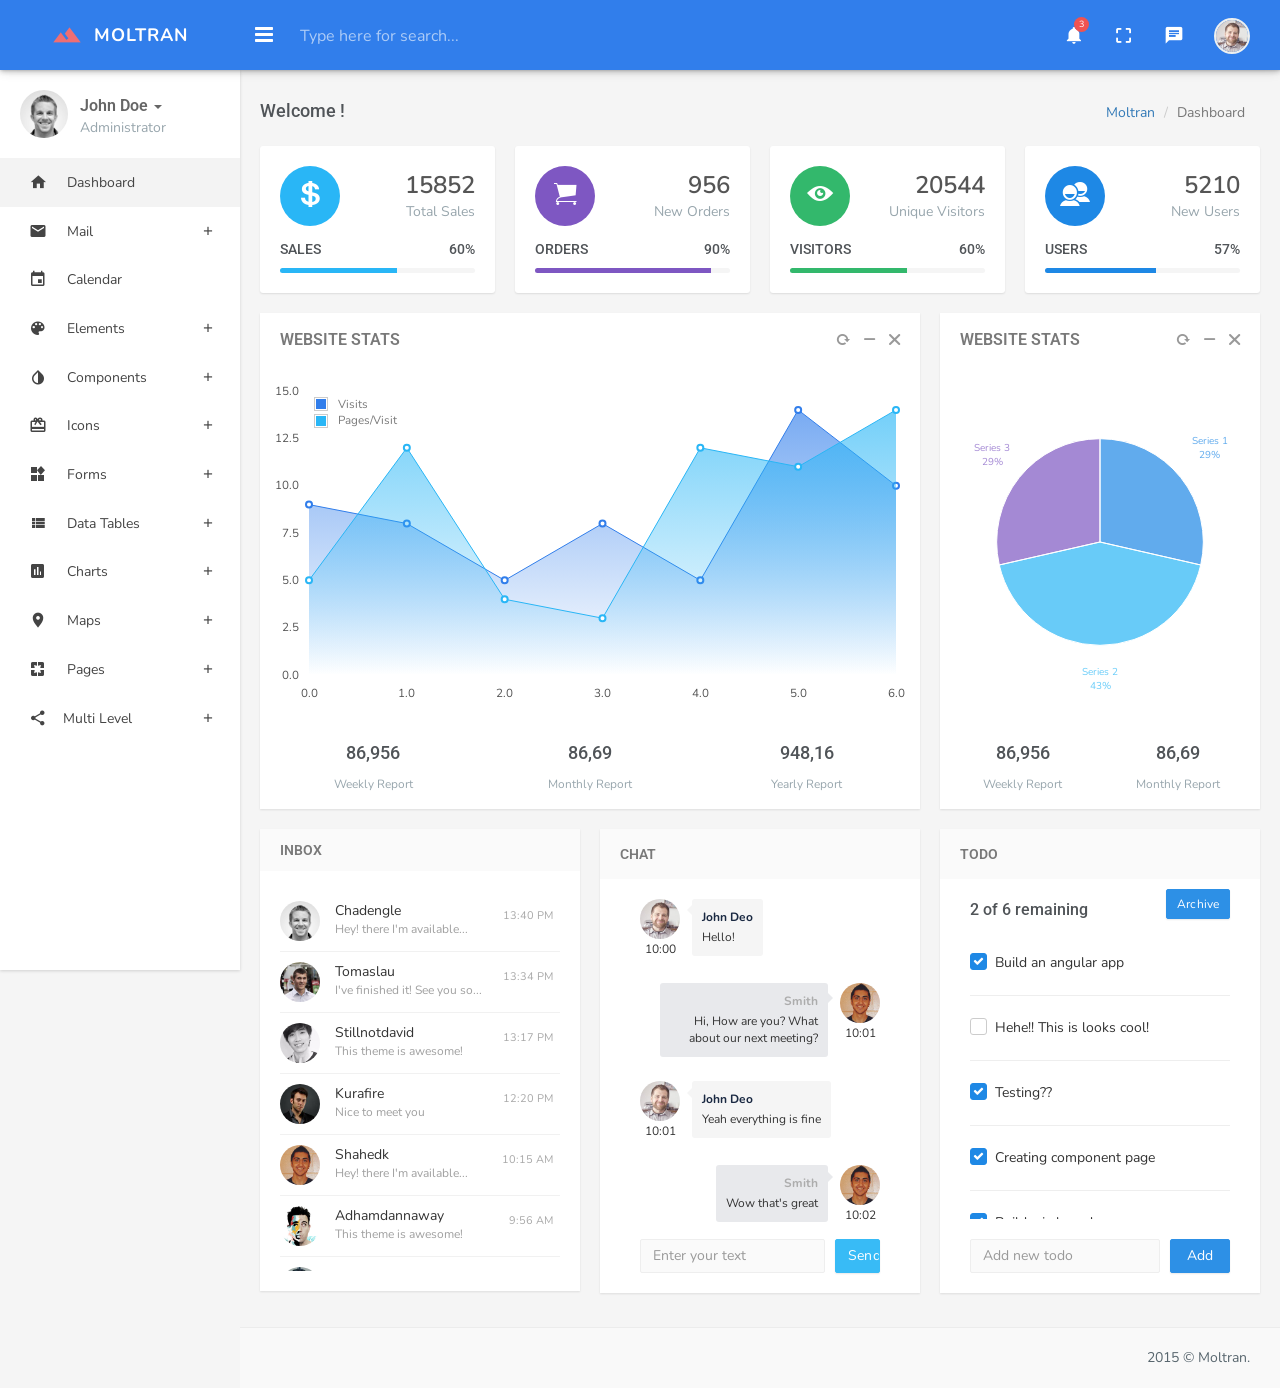
<file: Admin_Theme/index.html>
<!DOCTYPE html>
<html>
    <head>
        <meta charset="utf-8">
        <meta name="viewport" content="width=device-width, initial-scale=1.0">
        <meta name="description" content="A fully featured admin theme which can be used to build CRM, CMS, etc.">
        <meta name="author" content="Coderthemes">

        <link rel="shortcut icon" href="images/favicon_1.ico">

        <title>Moltran - Responsive Admin Dashboard Template</title>

        <!-- Base Css Files -->
        <link href="css/bootstrap.min.css" rel="stylesheet" />

        <!-- Font Icons -->
        <link href="assets/font-awesome/css/font-awesome.min.css" rel="stylesheet" />
        <link href="assets/ionicon/css/ionicons.min.css" rel="stylesheet" />
        <link href="assets/css/material-design-iconic-font.min.css" rel="stylesheet">

        <!-- animate css -->
        <link href="css/animate.css" rel="stylesheet" />

        <!-- Waves-effect -->
        <link href="css/waves-effect.css" rel="stylesheet">

        <!-- sweet alerts -->
        <link href="assets/sweet-alert/sweet-alert.min.css" rel="stylesheet">

        <!-- Custom Files -->
        <link href="css/helper.css" rel="stylesheet" type="text/css" />
        <link href="css/style.css" rel="stylesheet" type="text/css" />

        <!-- HTML5 Shim and Respond.js IE8 support of HTML5 elements and media queries -->
        <!-- WARNING: Respond.js doesn't work if you view the page via file:// -->
        <!--[if lt IE 9]>
        <script src="https://oss.maxcdn.com/libs/html5shiv/3.7.0/html5shiv.js"></script>
        <script src="https://oss.maxcdn.com/libs/respond.js/1.3.0/respond.min.js"></script>
        <![endif]-->

        <script src="assets/js/modernizr.min.js"></script>
        
    </head>

    <body class="fixed-left">
        
        <!-- Begin page -->
        <div id="wrapper">
        
            <!-- Top Bar Start -->
            <div class="topbar">
                <!-- LOGO -->
                <div class="topbar-left">
                    <div class="text-center">
                        <a href="index.html" class="logo"><i class="md md-terrain"></i> <span>Moltran </span></a>
                    </div>
                </div>
                <!-- Button mobile view to collapse sidebar menu -->
                <div class="navbar navbar-default" role="navigation">
                    <div class="container">
                        <div class="">
                            <div class="pull-left">
                                <button class="button-menu-mobile open-left">
                                    <i class="fa fa-bars"></i>
                                </button>
                                <span class="clearfix"></span>
                            </div>
                            <form class="navbar-form pull-left" role="search">
                                <div class="form-group">
                                    <input type="text" class="form-control search-bar" placeholder="Type here for search...">
                                </div>
                                <button type="submit" class="btn btn-search"><i class="fa fa-search"></i></button>
                            </form>

                            <ul class="nav navbar-nav navbar-right pull-right">
                                <li class="dropdown hidden-xs">
                                    <a href="#" data-target="#" class="dropdown-toggle waves-effect waves-light" data-toggle="dropdown" aria-expanded="true">
                                        <i class="md md-notifications"></i> <span class="badge badge-xs badge-danger">3</span>
                                    </a>
                                    <ul class="dropdown-menu dropdown-menu-lg">
                                        <li class="text-center notifi-title">Notification</li>
                                        <li class="list-group">
                                           <!-- list item-->
                                           <a href="javascript:void(0);" class="list-group-item">
                                              <div class="media">
                                                 <div class="pull-left">
                                                    <em class="fa fa-user-plus fa-2x text-info"></em>
                                                 </div>
                                                 <div class="media-body clearfix">
                                                    <div class="media-heading">New user registered</div>
                                                    <p class="m-0">
                                                       <small>You have 10 unread messages</small>
                                                    </p>
                                                 </div>
                                              </div>
                                           </a>
                                           <!-- list item-->
                                            <a href="javascript:void(0);" class="list-group-item">
                                              <div class="media">
                                                 <div class="pull-left">
                                                    <em class="fa fa-diamond fa-2x text-primary"></em>
                                                 </div>
                                                 <div class="media-body clearfix">
                                                    <div class="media-heading">New settings</div>
                                                    <p class="m-0">
                                                       <small>There are new settings available</small>
                                                    </p>
                                                 </div>
                                              </div>
                                            </a>
                                            <!-- list item-->
                                            <a href="javascript:void(0);" class="list-group-item">
                                              <div class="media">
                                                 <div class="pull-left">
                                                    <em class="fa fa-bell-o fa-2x text-danger"></em>
                                                 </div>
                                                 <div class="media-body clearfix">
                                                    <div class="media-heading">Updates</div>
                                                    <p class="m-0">
                                                       <small>There are
                                                          <span class="text-primary">2</span> new updates available</small>
                                                    </p>
                                                 </div>
                                              </div>
                                            </a>
                                           <!-- last list item -->
                                            <a href="javascript:void(0);" class="list-group-item">
                                              <small>See all notifications</small>
                                            </a>
                                        </li>
                                    </ul>
                                </li>
                                <li class="hidden-xs">
                                    <a href="#" id="btn-fullscreen" class="waves-effect waves-light"><i class="md md-crop-free"></i></a>
                                </li>
                                <li class="hidden-xs">
                                    <a href="#" class="right-bar-toggle waves-effect waves-light"><i class="md md-chat"></i></a>
                                </li>
                                <li class="dropdown">
                                    <a href="" class="dropdown-toggle profile" data-toggle="dropdown" aria-expanded="true"><img src="assets/images/avatar-1.jpg" alt="user-img" class="img-circle"> </a>
                                    <ul class="dropdown-menu">
                                        <li><a href="javascript:void(0)"><i class="md md-face-unlock"></i> Profile</a></li>
                                        <li><a href="javascript:void(0)"><i class="md md-settings"></i> Settings</a></li>
                                        <li><a href="javascript:void(0)"><i class="md md-lock"></i> Lock screen</a></li>
                                        <li><a href="javascript:void(0)"><i class="md md-settings-power"></i> Logout</a></li>
                                    </ul>
                                </li>
                            </ul>
                        </div>
                        <!--/.nav-collapse -->
                    </div>
                </div>
            </div>
            <!-- Top Bar End -->


            <!-- ========== Left Sidebar Start ========== -->
            <div class="left side-menu">
                <div class="sidebar-inner slimscrollleft">
                    <div class="user-details">
                        <div class="pull-left">
                            <img src="assets/images/users/avatar-1.jpg" alt="" class="thumb-md img-circle">
                        </div>
                        <div class="user-info">
                            <div class="dropdown">
                                <a href="#" class="dropdown-toggle" data-toggle="dropdown" aria-expanded="false">John Doe <span class="caret"></span></a>
                                <ul class="dropdown-menu">
                                    <li><a href="javascript:void(0)"><i class="md md-face-unlock"></i> Profile<div class="ripple-wrapper"></div></a></li>
                                    <li><a href="javascript:void(0)"><i class="md md-settings"></i> Settings</a></li>
                                    <li><a href="javascript:void(0)"><i class="md md-lock"></i> Lock screen</a></li>
                                    <li><a href="javascript:void(0)"><i class="md md-settings-power"></i> Logout</a></li>
                                </ul>
                            </div>
                            
                            <p class="text-muted m-0">Administrator</p>
                        </div>
                    </div>
                    <!--- Divider -->
                    <div id="sidebar-menu">
                        <ul>
                            <li>
                                <a href="index.html" class="waves-effect active"><i class="md md-home"></i><span> Dashboard </span></a>
                            </li>

                            <li class="has_sub">
                                <a class="waves-effect"><i class="md md-mail"></i><span> Mail </span><span class="pull-right"><i class="md md-add"></i></span></a>
                                <ul class="list-unstyled">
                                    <li><a href="inbox.html">Inbox</a></li>
                                    <li><a href="email-compose.html">Compose Mail</a></li>
                                    <li><a href="email-read.html">View Mail</a></li>
                                </ul>
                            </li>

                            <li>
                                <a href="calendar.html" class="waves-effect"><i class="md md-event"></i><span> Calendar </span></a>
                            </li>

                            <li class="has_sub">
                                <a href="#" class="waves-effect"><i class="md md-palette"></i> <span> Elements </span> <span class="pull-right"><i class="md md-add"></i></span></a>
                                <ul class="list-unstyled">
                                    <li><a href="typography.html">Typography</a></li>
                                    <li><a href="buttons.html">Buttons</a></li>
                                    <li><a href="panels.html">Panels</a></li>
                                    <li><a href="checkbox-radio.html">Checkboxs-Radios</a></li>
                                    <li><a href="tabs-accordions.html">Tabs &amp; Accordions</a></li>
                                    <li><a href="modals.html">Modals</a></li>
                                    <li><a href="bootstrap-ui.html">BS Elements</a></li>
                                    <li><a href="progressbars.html">Progress Bars</a></li>
                                    <li><a href="notification.html">Notification</a></li>
                                    <li><a href="sweet-alert.html">Sweet-Alert</a></li>
                                </ul>
                            </li>

                            <li class="has_sub">
                                <a href="#" class="waves-effect"><i class="md md-invert-colors-on"></i><span> Components </span><span class="pull-right"><i class="md md-add"></i></span></a>
                                <ul class="list-unstyled">
                                    <li><a href="grid.html">Grid</a></li>
                                    <li><a href="portlets.html">Portlets</a></li>
                                    <li><a href="widgets.html">Widgets</a></li>
                                    <li><a href="nestable-list.html">Nesteble</a></li>
                                    <li><a href="ui-sliders.html">Sliders </a></li>
                                    <li><a href="gallery.html">Gallery </a></li>
                                    <li><a href="pricing.html">Pricing Table </a></li>
                                </ul>
                            </li>

                            <li class="has_sub">
                                <a href="#" class="waves-effect"><i class="md md-redeem"></i> <span> Icons </span> <span class="pull-right"><i class="md md-add"></i></span></a>
                                <ul class="list-unstyled">
                                    <li><a href="material-icon.html">Material Design</a></li>
                                    <li><a href="ion-icons.html">Ion Icons</a></li>
                                    <li><a href="font-awesome.html">Font awesome</a></li>
                                </ul>
                            </li>
                            
                            <li class="has_sub">
                                <a href="#" class="waves-effect"><i class="md md-now-widgets"></i><span> Forms </span><span class="pull-right"><i class="md md-add"></i></span></a>
                                <ul class="list-unstyled">
                                    <li><a href="form-elements.html">General Elements</a></li>
                                    <li><a href="form-validation.html">Form Validation</a></li>
                                    <li><a href="form-advanced.html">Advanced Form</a></li>
                                    <li><a href="form-wizard.html">Form Wizard</a></li>
                                    <li><a href="form-editor.html">WYSIWYG Editor</a></li>
                                    <li><a href="code-editor.html">Code Editors</a></li>
                                    <li><a href="form-uploads.html">Multiple File Upload</a></li>
                                    <li><a href="form-xeditable.html">X-editable</a></li>
                                </ul>
                            </li>

                            <li class="has_sub">
                                <a href="#" class="waves-effect"><i class="md md-view-list"></i><span> Data Tables </span><span class="pull-right"><i class="md md-add"></i></span></a>
                                <ul class="list-unstyled">
                                    <li><a href="tables.html">Basic Tables</a></li>
                                    <li><a href="table-datatable.html">Data Table</a></li>
                                    <li><a href="tables-editable.html">Editable Table</a></li>
                                    <li><a href="responsive-table.html">Responsive Table</a></li>
                                </ul>
                            </li>

                            <li class="has_sub">
                                <a href="#" class="waves-effect"><i class="md md-poll"></i><span> Charts </span><span class="pull-right"><i class="md md-add"></i></span></a>
                                <ul class="list-unstyled">
                                    <li><a href="morris-chart.html">Morris Chart</a></li>
                                    <li><a href="chartjs.html">Chartjs</a></li>
                                    <li><a href="flot-chart.html">Flot Chart</a></li>
                                    <li><a href="peity-chart.html">Peity Charts</a></li>
                                    <li><a href="charts-sparkline.html">Sparkline Charts</a></li>
                                    <li><a href="chart-radial.html">Radial charts</a></li>
                                    <li><a href="other-chart.html">Other Chart</a></li>
                                </ul>
                            </li>

                            <li class="has_sub">
                                <a href="#" class="waves-effect"><i class="md md-place"></i><span> Maps </span><span class="pull-right"><i class="md md-add"></i></span></a>
                                <ul class="list-unstyled">
                                    <li><a href="gmap.html"> Google Map</a></li>
                                    <li><a href="vector-map.html"> Vector Map</a></li>
                                </ul>
                            </li>

                            <li class="has_sub">
                                <a href="#" class="waves-effect"><i class="md md-pages"></i><span> Pages </span><span class="pull-right"><i class="md md-add"></i></span></a>
                                <ul class="list-unstyled">
                                    <li><a href="profile.html">Profile</a></li>
                                    <li><a href="timeline.html">Timeline</a></li>
                                    <li><a href="invoice.html">Invoice</a></li>
                                    <li><a href="email-template.html">Email template</a></li>
                                    <li><a href="contact.html">Contact-list</a></li>
                                    <li><a href="login.html">Login</a></li>
                                    <li><a href="register.html">Register</a></li>
                                    <li><a href="recoverpw.html">Recover Password</a></li>
                                    <li><a href="lock-screen.html">Lock Screen</a></li>
                                    <li><a href="blank.html">Blank Page</a></li>
                                    <li><a href="maintenance.html">Maintenance</a></li>
                                    <li><a href="coming-soon.html">Coming-soon</a></li>
                                    <li><a href="404.html">404 Error</a></li>
                                    <li><a href="404_alt.html">404 alt</a></li>
                                    <li><a href="500.html">500 Error</a></li>
                                </ul>
                            </li>

                            <li class="has_sub">
                                <a href="javascript:void(0);" class="waves-effect"><i class="md md-share"></i><span>Multi Level </span><span class="pull-right"><i class="md md-add"></i></span></a>
                                <ul>
                                    <li class="has_sub">
                                        <a href="javascript:void(0);" class="waves-effect"><span>Menu Level 1.1</span> <span class="pull-right"><i class="md md-add"></i></span></a>
                                        <ul style="">
                                            <li><a href="javascript:void(0);"><span>Menu Level 2.1</span></a></li>
                                            <li><a href="javascript:void(0);"><span>Menu Level 2.2</span></a></li>
                                            <li><a href="javascript:void(0);"><span>Menu Level 2.3</span></a></li>
                                        </ul>
                                    </li>
                                    <li>
                                        <a href="javascript:void(0);"><span>Menu Level 1.2</span></a>
                                    </li>
                                </ul>
                            </li>
                        </ul>
                        <div class="clearfix"></div>
                    </div>
                    <div class="clearfix"></div>
                </div>
            </div>
            <!-- Left Sidebar End --> 



            <!-- ============================================================== -->
            <!-- Start right Content here -->
            <!-- ============================================================== -->                      
            <div class="content-page">
                <!-- Start content -->
                <div class="content">
                    <div class="container">

                        <!-- Page-Title -->
                        <div class="row">
                            <div class="col-sm-12">
                                <h4 class="pull-left page-title">Welcome !</h4>
                                <ol class="breadcrumb pull-right">
                                    <li><a href="#">Moltran</a></li>
                                    <li class="active">Dashboard</li>
                                </ol>
                            </div>
                        </div>

                        <!-- Start Widget -->
                        <div class="row">
                            <div class="col-md-6 col-sm-6 col-lg-3">
                                <div class="mini-stat clearfix bx-shadow">
                                    <span class="mini-stat-icon bg-info"><i class="ion-social-usd"></i></span>
                                    <div class="mini-stat-info text-right text-muted">
                                        <span class="counter">15852</span>
                                        Total Sales
                                    </div>
                                    <div class="tiles-progress">
                                        <div class="m-t-20">
                                            <h5 class="text-uppercase">Sales <span class="pull-right">60%</span></h5>
                                            <div class="progress progress-sm m-0">
                                                <div class="progress-bar progress-bar-info" role="progressbar" aria-valuenow="60" aria-valuemin="0" aria-valuemax="100" style="width: 60%;">
                                                    <span class="sr-only">60% Complete</span>
                                                </div>
                                            </div>
                                        </div>
                                    </div>
                                </div>
                            </div>
                            <div class="col-md-6 col-sm-6 col-lg-3">
                                <div class="mini-stat clearfix bx-shadow">
                                    <span class="mini-stat-icon bg-purple"><i class="ion-ios7-cart"></i></span>
                                    <div class="mini-stat-info text-right text-muted">
                                        <span class="counter">956</span>
                                        New Orders
                                    </div>
                                    <div class="tiles-progress">
                                        <div class="m-t-20">
                                            <h5 class="text-uppercase">Orders <span class="pull-right">90%</span></h5>
                                            <div class="progress progress-sm m-0">
                                                <div class="progress-bar progress-bar-purple" role="progressbar" aria-valuenow="90" aria-valuemin="0" aria-valuemax="100" style="width: 90%;">
                                                    <span class="sr-only">90% Complete</span>
                                                </div>
                                            </div>
                                        </div>
                                    </div>
                                </div>
                            </div>
                            
                            <div class="col-md-6 col-sm-6 col-lg-3">
                                <div class="mini-stat clearfix bx-shadow">
                                    <span class="mini-stat-icon bg-success"><i class="ion-eye"></i></span>
                                    <div class="mini-stat-info text-right text-muted">
                                        <span class="counter">20544</span>
                                        Unique Visitors
                                    </div>
                                    <div class="tiles-progress">
                                        <div class="m-t-20">
                                            <h5 class="text-uppercase">Visitors <span class="pull-right">60%</span></h5>
                                            <div class="progress progress-sm m-0">
                                                <div class="progress-bar progress-bar-success" role="progressbar" aria-valuenow="60" aria-valuemin="0" aria-valuemax="100" style="width: 60%;">
                                                    <span class="sr-only">60% Complete</span>
                                                </div>
                                            </div>
                                        </div>
                                    </div>
                                </div>
                            </div>

                            <div class="col-md-6 col-sm-6 col-lg-3">
                                <div class="mini-stat clearfix bx-shadow">
                                    <span class="mini-stat-icon bg-primary"><i class="ion-android-contacts"></i></span>
                                    <div class="mini-stat-info text-right text-muted">
                                        <span class="counter">5210</span>
                                        New Users
                                    </div>
                                    <div class="tiles-progress">
                                        <div class="m-t-20">
                                            <h5 class="text-uppercase">Users <span class="pull-right">57%</span></h5>
                                            <div class="progress progress-sm m-0">
                                                <div class="progress-bar progress-bar-primary" role="progressbar" aria-valuenow="57" aria-valuemin="0" aria-valuemax="100" style="width: 57%;">
                                                    <span class="sr-only">57% Complete</span>
                                                </div>
                                            </div>
                                        </div>
                                    </div>
                                </div>
                            </div>
                        </div> 
                        <!-- End row-->


                        <div class="row">
                            <div class="col-lg-8">
                                <div class="portlet"><!-- /portlet heading -->
                                    <div class="portlet-heading">
                                        <h3 class="portlet-title text-dark text-uppercase">
                                            Website Stats
                                        </h3>
                                        <div class="portlet-widgets">
                                            <a href="javascript:;" data-toggle="reload"><i class="ion-refresh"></i></a>
                                            <span class="divider"></span>
                                            <a data-toggle="collapse" data-parent="#accordion1" href="#portlet1"><i class="ion-minus-round"></i></a>
                                            <span class="divider"></span>
                                            <a href="#" data-toggle="remove"><i class="ion-close-round"></i></a>
                                        </div>
                                        <div class="clearfix"></div>
                                    </div>
                                    <div id="portlet1" class="panel-collapse collapse in">
                                        <div class="portlet-body">
                                            <div class="row">
                                                <div class="col-md-12">
                                                    <div id="website-stats" style="position: relative;height: 320px;"></div>
                                                    <div class="row text-center m-t-30">
                                                        <div class="col-sm-4">
                                                            <h4 class="counter">86,956</h4>
                                                            <small class="text-muted"> Weekly Report</small>
                                                        </div>
                                                        <div class="col-sm-4">
                                                            <h4 class="counter">86,69</h4>
                                                            <small class="text-muted">Monthly Report</small>
                                                        </div>
                                                        <div class="col-sm-4">
                                                            <h4 class="counter">948,16</h4>
                                                            <small class="text-muted">Yearly Report</small>
                                                        </div>
                                                    </div>
                                                </div>
                                            </div>
                                        </div>
                                    </div>
                                </div> <!-- /Portlet -->
                            </div> <!-- end col -->

                            <div class="col-lg-4">
                                <div class="portlet"><!-- /portlet heading -->
                                    <div class="portlet-heading">
                                        <h3 class="portlet-title text-dark text-uppercase">
                                            Website Stats
                                        </h3>
                                        <div class="portlet-widgets">
                                            <a href="javascript:;" data-toggle="reload"><i class="ion-refresh"></i></a>
                                            <span class="divider"></span>
                                            <a data-toggle="collapse" data-parent="#accordion1" href="#portlet2"><i class="ion-minus-round"></i></a>
                                            <span class="divider"></span>
                                            <a href="#" data-toggle="remove"><i class="ion-close-round"></i></a>
                                        </div>
                                        <div class="clearfix"></div>
                                    </div>
                                    <div id="portlet2" class="panel-collapse collapse in">
                                        <div class="portlet-body">
                                            <div class="row">
                                                <div class="col-md-12">
                                                    <div id="pie-chart">
                                                        <div id="pie-chart-container" class="flot-chart" style="height: 320px;">
                                                        </div>
                                                    </div>

                                                    <div class="row text-center m-t-30">
                                                        <div class="col-sm-6">
                                                            <h4 class="counter">86,956</h4>
                                                            <small class="text-muted"> Weekly Report</small>
                                                        </div>
                                                        <div class="col-sm-6">
                                                            <h4 class="counter">86,69</h4>
                                                            <small class="text-muted">Monthly Report</small>
                                                        </div>
                                                    </div>
                                                </div>
                                            </div>
                                        </div>
                                    </div>
                                </div> <!-- /Portlet -->
                            </div> <!-- end col -->
                        </div> <!-- End row -->


                        <div class="row">
                            <!-- INBOX -->
                            <div class="col-lg-4">
                                <div class="panel panel-default">
                                    <div class="panel-heading">
                                        <h4 class="panel-title">Inbox</h4>
                                    </div>
                                    <div class="panel-body">
                                        <div class="inbox-widget nicescroll mx-box">
                                            <a href="#">
                                                <div class="inbox-item">
                                                    <div class="inbox-item-img"><img src="images/users/avatar-1.jpg" class="img-circle" alt=""></div>
                                                    <p class="inbox-item-author">Chadengle</p>
                                                    <p class="inbox-item-text">Hey! there I'm available...</p>
                                                    <p class="inbox-item-date">13:40 PM</p>
                                                </div>
                                            </a>
                                            <a href="#">
                                                <div class="inbox-item">
                                                    <div class="inbox-item-img"><img src="images/users/avatar-2.jpg" class="img-circle" alt=""></div>
                                                    <p class="inbox-item-author">Tomaslau</p>
                                                    <p class="inbox-item-text">I've finished it! See you so...</p>
                                                    <p class="inbox-item-date">13:34 PM</p>
                                                </div>
                                            </a>
                                            <a href="#">
                                                <div class="inbox-item">
                                                    <div class="inbox-item-img"><img src="images/users/avatar-3.jpg" class="img-circle" alt=""></div>
                                                    <p class="inbox-item-author">Stillnotdavid</p>
                                                    <p class="inbox-item-text">This theme is awesome!</p>
                                                    <p class="inbox-item-date">13:17 PM</p>
                                                </div>
                                            </a>
                                            <a href="#">
                                                <div class="inbox-item">
                                                    <div class="inbox-item-img"><img src="images/users/avatar-4.jpg" class="img-circle" alt=""></div>
                                                    <p class="inbox-item-author">Kurafire</p>
                                                    <p class="inbox-item-text">Nice to meet you</p>
                                                    <p class="inbox-item-date">12:20 PM</p>
                                                </div>
                                            </a>
                                            <a href="#">
                                                <div class="inbox-item">
                                                    <div class="inbox-item-img"><img src="images/users/avatar-5.jpg" class="img-circle" alt=""></div>
                                                    <p class="inbox-item-author">Shahedk</p>
                                                    <p class="inbox-item-text">Hey! there I'm available...</p>
                                                    <p class="inbox-item-date">10:15 AM</p>
                                                </div>
                                            </a>
                                            <a href="#">
                                                <div class="inbox-item">
                                                    <div class="inbox-item-img"><img src="images/users/avatar-6.jpg" class="img-circle" alt=""></div>
                                                    <p class="inbox-item-author">Adhamdannaway</p>
                                                    <p class="inbox-item-text">This theme is awesome!</p>
                                                    <p class="inbox-item-date">9:56 AM</p>
                                                </div>
                                            </a>
                                            <a href="#">
                                                <div class="inbox-item">
                                                    <div class="inbox-item-img"><img src="images/users/avatar-8.jpg" class="img-circle" alt=""></div>
                                                    <p class="inbox-item-author">Arashasghari</p>
                                                    <p class="inbox-item-text">Hey! there I'm available...</p>
                                                    <p class="inbox-item-date">10:15 AM</p>
                                                </div>
                                            </a>
                                            <a href="#">
                                                <div class="inbox-item">
                                                    <div class="inbox-item-img"><img src="images/users/avatar-9.jpg" class="img-circle" alt=""></div>
                                                    <p class="inbox-item-author">Joshaustin</p>
                                                    <p class="inbox-item-text">I've finished it! See you so...</p>
                                                    <p class="inbox-item-date">9:56 AM</p>
                                                </div>
                                            </a>
                                        </div>
                                    </div>
                                </div>
                            </div> <!-- end col -->

                            <!-- CHAT -->
                            <div class="col-lg-4">
                                <div class="panel panel-default">
                                    <div class="panel-heading"> 
                                        <h3 class="panel-title">Chat</h3> 
                                    </div> 
                                    <div class="panel-body"> 
                                        <div class="chat-conversation">
                                            <ul class="conversation-list nicescroll">
                                                <li class="clearfix">
                                                    <div class="chat-avatar">
                                                        <img src="images/avatar-1.jpg" alt="male">
                                                        <i>10:00</i>
                                                    </div>
                                                    <div class="conversation-text">
                                                        <div class="ctext-wrap">
                                                            <i>John Deo</i>
                                                            <p>
                                                                Hello!
                                                            </p>
                                                        </div>
                                                    </div>
                                                </li>
                                                <li class="clearfix odd">
                                                    <div class="chat-avatar">
                                                        <img src="images/users/avatar-5.jpg" alt="Female">
                                                        <i>10:01</i>
                                                    </div>
                                                    <div class="conversation-text">
                                                        <div class="ctext-wrap">
                                                            <i>Smith</i>
                                                            <p>
                                                                Hi, How are you? What about our next meeting?
                                                            </p>
                                                        </div>
                                                    </div>
                                                </li>
                                                <li class="clearfix">
                                                    <div class="chat-avatar">
                                                        <img src="images/avatar-1.jpg" alt="male">
                                                        <i>10:01</i>
                                                    </div>
                                                    <div class="conversation-text">
                                                        <div class="ctext-wrap">
                                                            <i>John Deo</i>
                                                            <p>
                                                                Yeah everything is fine
                                                            </p>
                                                        </div>
                                                    </div>
                                                </li>
                                                <li class="clearfix odd">
                                                    <div class="chat-avatar">
                                                        <img src="images/users/avatar-5.jpg" alt="male">
                                                        <i>10:02</i>
                                                    </div>
                                                    <div class="conversation-text">
                                                        <div class="ctext-wrap">
                                                            <i>Smith</i>
                                                            <p>
                                                                Wow that's great
                                                            </p>
                                                        </div>
                                                    </div>
                                                </li>
                                            </ul>
                                            <div class="row">
                                                <div class="col-sm-9 chat-inputbar">
                                                    <input type="text" class="form-control chat-input" placeholder="Enter your text">
                                                </div>
                                                <div class="col-sm-3 chat-send">
                                                    <button type="submit" class="btn btn-info btn-block waves-effect waves-light">Send</button>
                                                </div>
                                            </div>
                                        </div>
                                    </div> 
                                </div>
                            </div> <!-- end col-->


                            <!-- TODO -->
                            <div class="col-lg-4">
                                <div class="panel panel-default">
                                    <div class="panel-heading"> 
                                        <h3 class="panel-title">Todo</h3> 
                                    </div> 
                                    <div class="panel-body todoapp"> 
                                        <div class="row">
                                            <div class="col-sm-6">
                                                <h4 id="todo-message"><span id="todo-remaining"></span> of <span id="todo-total"></span> remaining</h4> 
                                            </div>
                                            <div class="col-sm-6">
                                                <a href="" class="pull-right btn btn-primary btn-sm waves-effect waves-light" id="btn-archive">Archive</a>
                                            </div>
                                        </div>

                                        <ul class="list-group no-margn nicescroll todo-list" style="max-height: 288px;" id="todo-list"></ul>

                                         <form name="todo-form" id="todo-form" role="form" class="m-t-20">
                                            <div class="row">
                                                <div class="col-sm-9 todo-inputbar">
                                                    <input type="text" id="todo-input-text" name="todo-input-text" class="form-control" placeholder="Add new todo">
                                                </div>
                                                <div class="col-sm-3 todo-send">
                                                    <button class="btn-primary btn-block btn waves-effect waves-light" type="button" id="todo-btn-submit">Add</button>
                                                </div>
                                            </div>
                                        </form> 
                                    </div> 
                                </div>
                            </div> <!-- end col -->
                        </div> <!-- end row -->

                    </div> <!-- container -->
                               
                </div> <!-- content -->

                <footer class="footer text-right">
                    2015 © Moltran.
                </footer>

            </div>
            <!-- ============================================================== -->
            <!-- End Right content here -->
            <!-- ============================================================== -->


            <!-- Right Sidebar -->
            <div class="side-bar right-bar nicescroll">
                <h4 class="text-center">Chat</h4>
                <div class="contact-list nicescroll">
                    <ul class="list-group contacts-list">
                        <li class="list-group-item">
                            <a href="#">
                                <div class="avatar">
                                    <img src="images/users/avatar-1.jpg" alt="">
                                </div>
                                <span class="name">Chadengle</span>
                                <i class="fa fa-circle online"></i>
                            </a>
                            <span class="clearfix"></span>
                        </li>
                        <li class="list-group-item">
                            <a href="#">
                                <div class="avatar">
                                    <img src="images/users/avatar-2.jpg" alt="">
                                </div>
                                <span class="name">Tomaslau</span>
                                <i class="fa fa-circle online"></i>
                            </a>
                            <span class="clearfix"></span>
                        </li>
                        <li class="list-group-item">
                            <a href="#">
                                <div class="avatar">
                                    <img src="images/users/avatar-3.jpg" alt="">
                                </div>
                                <span class="name">Stillnotdavid</span>
                                <i class="fa fa-circle online"></i>
                            </a>
                            <span class="clearfix"></span>
                        </li>
                        <li class="list-group-item">
                            <a href="#">
                                <div class="avatar">
                                    <img src="images/users/avatar-4.jpg" alt="">
                                </div>
                                <span class="name">Kurafire</span>
                                <i class="fa fa-circle online"></i>
                            </a>
                            <span class="clearfix"></span>
                        </li>
                        <li class="list-group-item">
                            <a href="#">
                                <div class="avatar">
                                    <img src="images/users/avatar-5.jpg" alt="">
                                </div>
                                <span class="name">Shahedk</span>
                                <i class="fa fa-circle away"></i>
                            </a>
                            <span class="clearfix"></span>
                        </li>
                        <li class="list-group-item">
                            <a href="#">
                                <div class="avatar">
                                    <img src="images/users/avatar-6.jpg" alt="">
                                </div>
                                <span class="name">Adhamdannaway</span>
                                <i class="fa fa-circle away"></i>
                            </a>
                            <span class="clearfix"></span>
                        </li>
                        <li class="list-group-item">
                            <a href="#">
                                <div class="avatar">
                                    <img src="images/users/avatar-7.jpg" alt="">
                                </div>
                                <span class="name">Ok</span>
                                <i class="fa fa-circle away"></i>
                            </a>
                            <span class="clearfix"></span>
                        </li>
                        <li class="list-group-item">
                            <a href="#">
                                <div class="avatar">
                                    <img src="images/users/avatar-8.jpg" alt="">
                                </div>
                                <span class="name">Arashasghari</span>
                                <i class="fa fa-circle offline"></i>
                            </a>
                            <span class="clearfix"></span>
                        </li>
                        <li class="list-group-item">
                            <a href="#">
                                <div class="avatar">
                                    <img src="images/users/avatar-9.jpg" alt="">
                                </div>
                                <span class="name">Joshaustin</span>
                                <i class="fa fa-circle offline"></i>
                            </a>
                            <span class="clearfix"></span>
                        </li>
                        <li class="list-group-item">
                            <a href="#">
                                <div class="avatar">
                                    <img src="images/users/avatar-10.jpg" alt="">
                                </div>
                                <span class="name">Sortino</span>
                                <i class="fa fa-circle offline"></i>
                            </a>
                            <span class="clearfix"></span>
                        </li>
                    </ul>  
                </div>
            </div>
            <!-- /Right-bar -->

        </div>
        <!-- END wrapper -->


    
        <!-- <script> -->
            <!-- var resizefunc = []; -->
        <!-- </script> -->

        <!-- jQuery  -->
        <script src="assets/js/jquery.min.js"></script>
        <script src="assets/js/bootstrap.min.js"></script>
        <script src="assets/js/waves.js"></script>
        <script src="assets/js/wow.min.js"></script>
        <script src="assets/js/jquery.nicescroll.js" type="text/javascript"></script>
        <script src="assets/js/jquery.scrollTo.min.js"></script>
        <script src="assets/chat/moment-2.2.1.js"></script>
        <script src="assets/jquery-sparkline/jquery.sparkline.min.js"></script>
        <script src="assets/jquery-detectmobile/detect.js"></script>
        <script src="assets/fastclick/fastclick.js"></script>
        <script src="assets/jquery-slimscroll/jquery.slimscroll.js"></script>
        <script src="assets/jquery-blockui/jquery.blockUI.js"></script>

        <!-- sweet alerts -->
        <script src="assets/sweet-alert/sweet-alert.min.js"></script>
        <script src="assets/sweet-alert/sweet-alert.init.js"></script>

        <!-- flot Chart -->
        <script src="assets/flot-chart/jquery.flot.js"></script>
        <script src="assets/flot-chart/jquery.flot.time.js"></script>
        <script src="assets/flot-chart/jquery.flot.tooltip.min.js"></script>
        <script src="assets/flot-chart/jquery.flot.resize.js"></script>
        <script src="assets/flot-chart/jquery.flot.pie.js"></script>
        <script src="assets/flot-chart/jquery.flot.selection.js"></script>
        <script src="assets/flot-chart/jquery.flot.stack.js"></script>
        <script src="assets/flot-chart/jquery.flot.crosshair.js"></script>

        <!-- Counter-up -->
        <script src="assets/counterup/waypoints.min.js" type="text/javascript"></script>
        <script src="assets/counterup/jquery.counterup.min.js" type="text/javascript"></script>
        
        <!-- CUSTOM JS -->
        <script src="js/jquery.app.js"></script>

        <!-- Dashboard -->
        <script src="js/jquery.dashboard.js"></script>

        <!-- Chat -->
        <script src="js/jquery.chat.js"></script>

        <!-- Todo -->
        <script src="js/jquery.todo.js"></script>

        <!-- <script type="text/javascript"> -->
            <!-- /* ============================================== -->
            <!-- Counter Up -->
            <!-- =============================================== */ -->
            <!-- jQuery(document).ready(function($) { -->
                <!-- $('.counter').counterUp({ -->
                    <!-- delay: 100, -->
                    <!-- time: 1200 -->
                <!-- }); -->
            <!-- }); -->
        <!-- </script> -->
    
    </body>
</html>
</file>
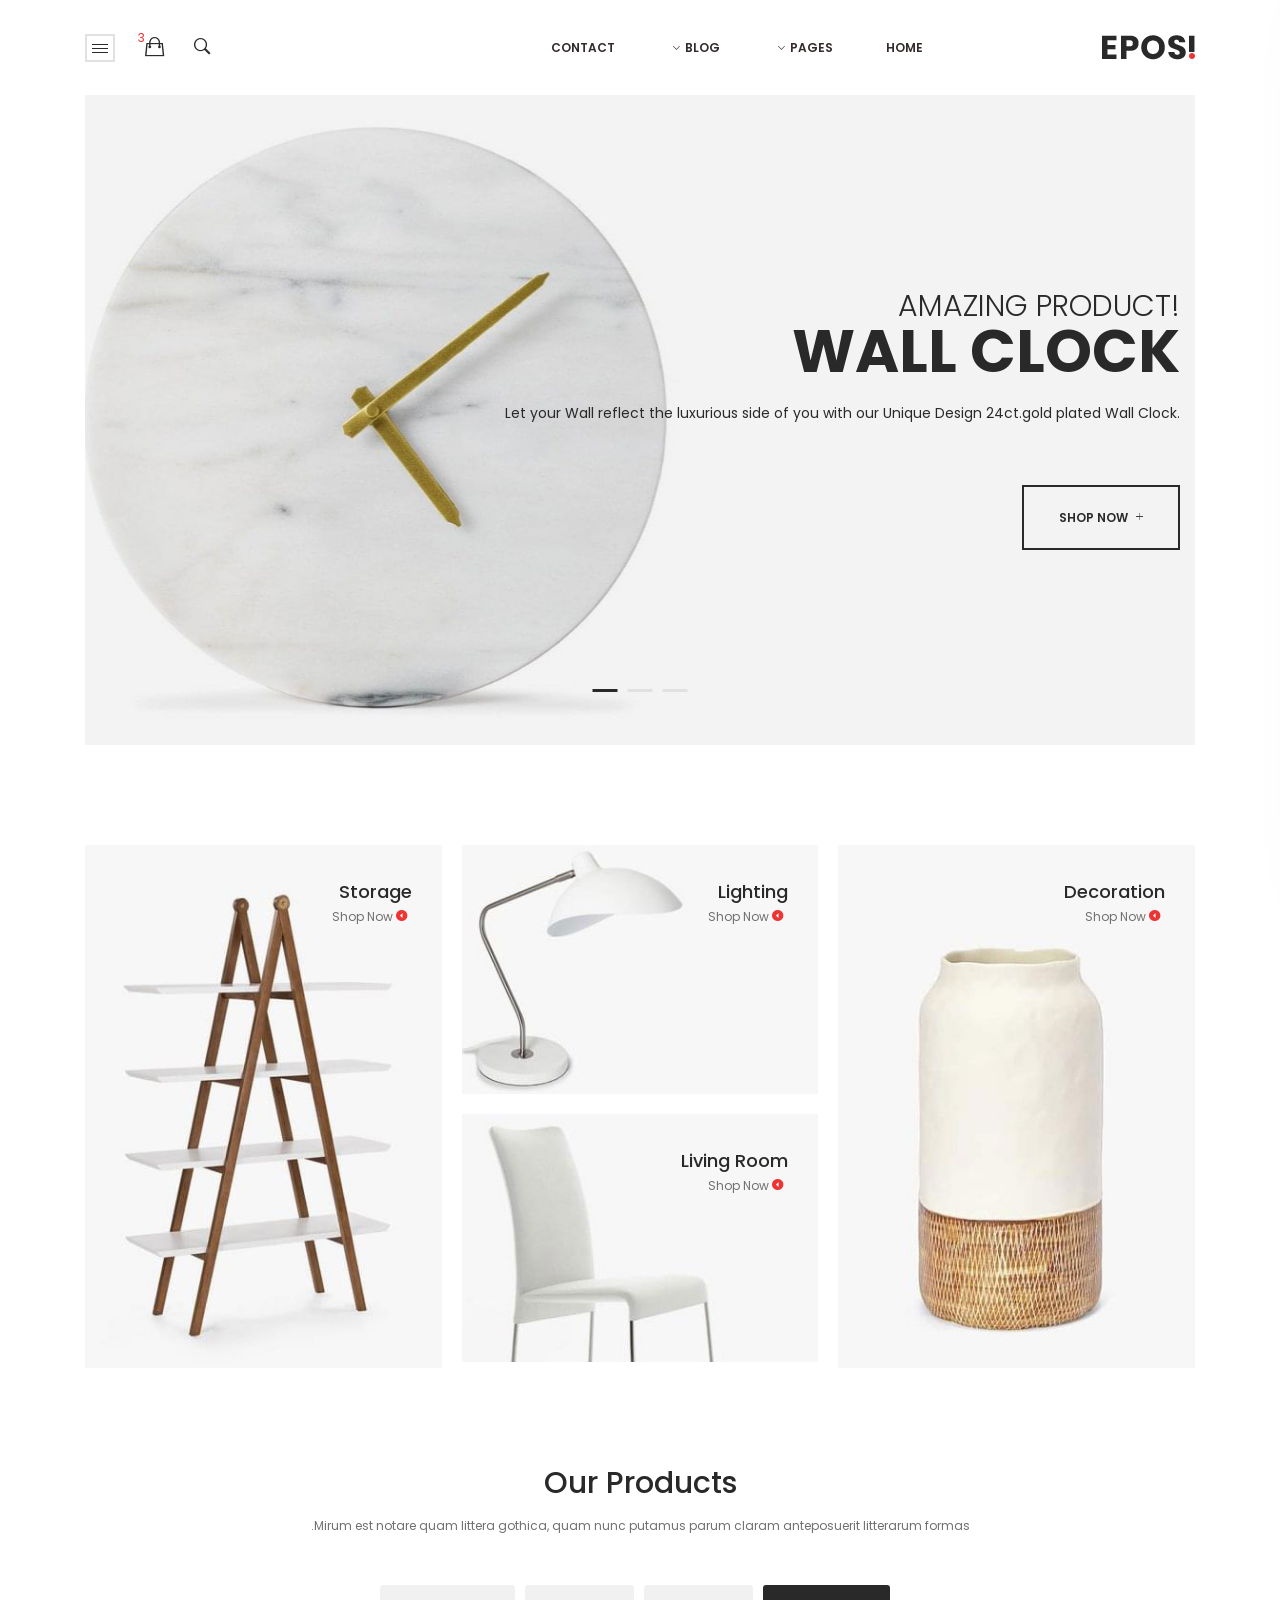
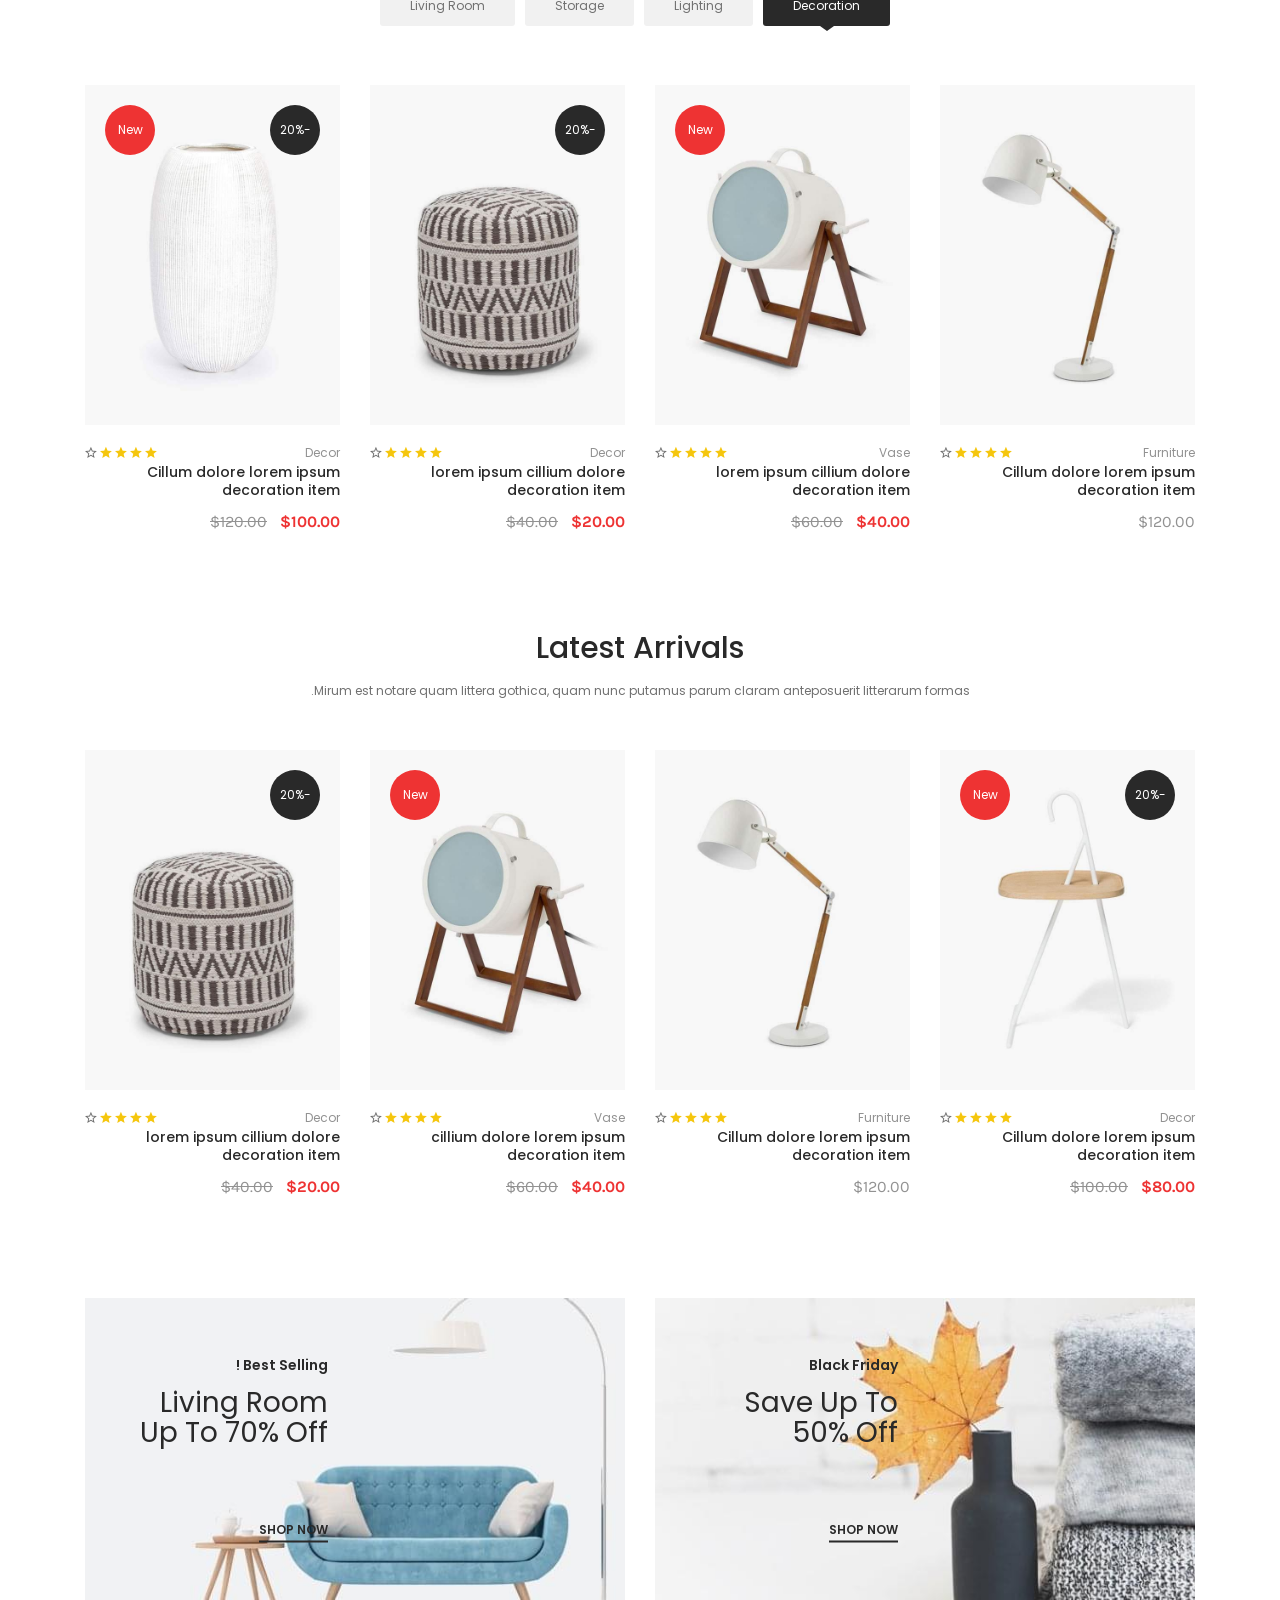
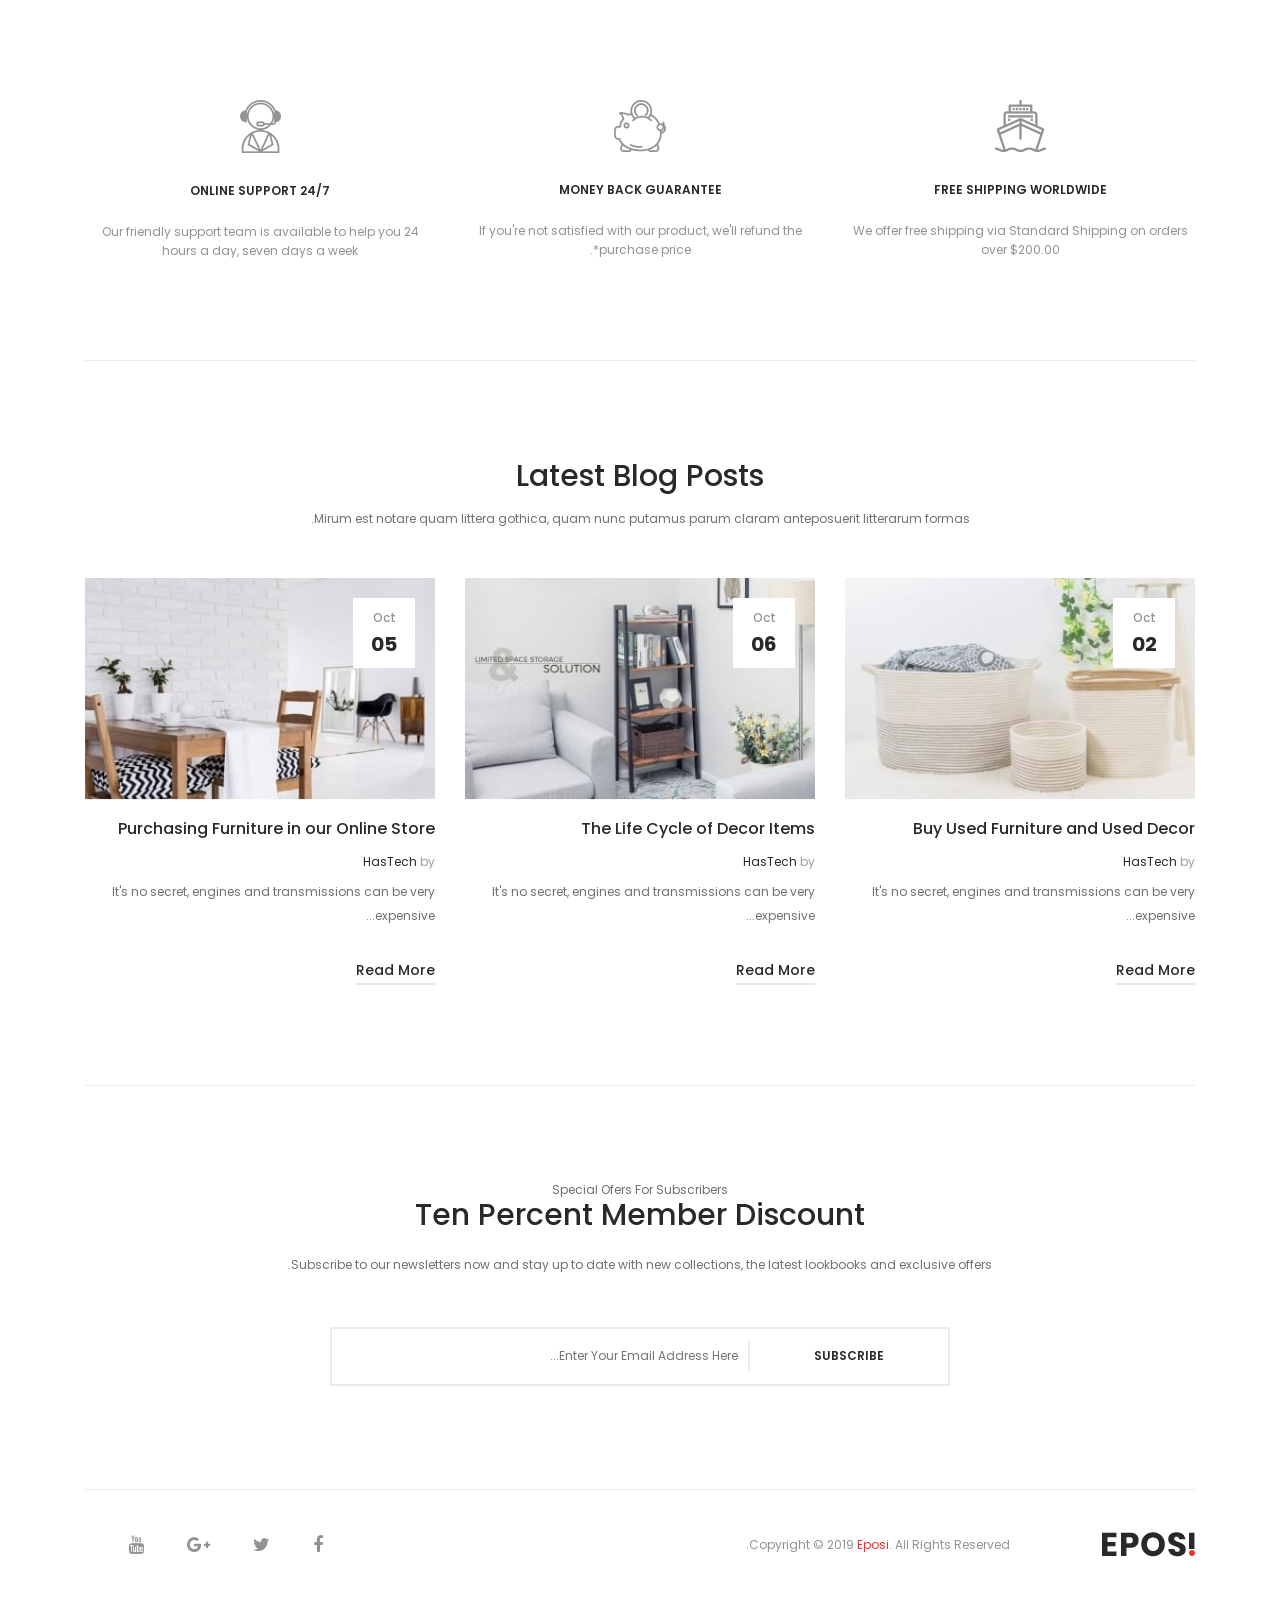
<file: MVC_Project_Theme/index.html>
<!DOCTYPE html>
<html lang="en">

<head>
    <meta charset="utf-8" />
    <meta name="viewport" content="width=device-width, initial-scale=1.0" />
    <title>Lampshapde Store</title>

    <!-- Vendor CSS -->
    <link href="assets/css/vendors.css" rel="stylesheet">
    <!-- Main CSS -->
    <link href="assets/css/style.css" rel="stylesheet">
    <!-- Custom CSS -->
    <link href="assets/css/Custom.css" rel="stylesheet">
</head>

<body>
    <!--====================  header area ====================-->
    <div class="header-area header-sticky">
        <div class="container">
            <div class="row">
                <div class="col-lg-12">
                    <!--=======  header wrapper  =======-->
                    <div class="header-wrapper d-none d-lg-flex">
                        <!-- logo -->
                        <div class="logo">
                            <a href="index.html">
                                <img src="assets/img/logo.png" class="img-fluid" alt="">
                            </a>
                        </div>
                        <!-- menu wrapper -->
                        <div class="navigation-menu-wrapper">
                            <nav>
                                <ul>
                                    <li>
                                        <a href="index.html">HOME</a>
                                    </li>

                                    <li class="menu-item-has-children">
                                        <a href="#">PAGES</a>
                                        <ul class="sub-menu">
                                            <li class="menu-item-has-children">
                                                <a href="#">Page List One</a>
                                                <ul class="sub-menu">
                                                    <li>
                                                        <a href="cart.html">Cart</a>
                                                    </li>
                                                    <li>
                                                        <a href="checkout.html">Checkout</a>
                                                    </li>
                                                    <li>
                                                        <a href="wishlist.html">Wishlist</a>
                                                    </li>
                                                </ul>
                                            </li>
                                            <li class="menu-item-has-children">
                                                <a href="#">page list two</a>
                                                <ul class="sub-menu">
                                                    <li>
                                                        <a href="my-account.html">My Account</a>
                                                    </li>
                                                    <li>
                                                        <a href="login-register.html">Login Register</a>
                                                    </li>
                                                    <li>
                                                        <a href="faq.html">FAQ</a>
                                                    </li>
                                                </ul>
                                            </li>
                                            <li class="menu-item-has-children">
                                                <a href="#">Page list three</a>
                                                <ul class="sub-menu">
                                                    <li>
                                                        <a href="compare.html">Compare</a>
                                                    </li>
                                                    <li>
                                                        <a href="contact.html">Contact</a>
                                                    </li>
                                                    <li>
                                                        <a href="about.html">About Us</a>
                                                    </li>
                                                </ul>
                                            </li>
                                        </ul>
                                    </li>

                                    <li class="menu-item-has-children">
                                        <a href="blog-left-sidebar.html">BLOG</a>
                                        <ul class="sub-menu">
                                            <li>
                                                <a href="blog-left-sidebar.html">Blog Left Sidebar</a>
                                            </li>
                                            <li>
                                                <a href="blog-right-sidebar.html">Blog Right Sidebar</a>
                                            </li>
                                            <li>
                                                <a href="blog-post-left-sidebar.html">Blog Post Left Sidebar</a>
                                            </li>
                                            <li>
                                                <a href="blog-post-right-sidebar.html">Blog Post Right Sidebar</a>
                                            </li>
                                            <li>
                                                <a href="blog-post-image-format.html">Blog Post Image Format</a>
                                            </li>
                                            <li>
                                                <a href="blog-post-image-gallery.html">Blog Post Image Gallery</a>
                                            </li>
                                            <li>
                                                <a href="blog-post-audio-format.html">Blog Post Audio Format</a>
                                            </li>
                                            <li>
                                                <a href="blog-post-video-format.html">Blog Post Video Format</a>
                                            </li>
                                        </ul>
                                    </li>

                                    <li>
                                        <a href="contact.html">CONTACT</a>
                                    </li>
                                </ul>
                            </nav>
                        </div>
                        <!-- header icon -->
                        <div class="header-icon-wrapper">
                            <ul class="icon-list">
                                <li>
                                    <a href="javascript:void(0)" id="search-overlay-trigger">
                                        <i class="ion-ios-search-strong"></i>
                                    </a>
                                </li>
                                <li>
                                    <div class="header-cart-icon">
                                        <a href="#" id="minicart-trigger">
                                            <i class="ion-bag"></i>
                                            <span class="counter">3</span>
                                        </a>
                                        <!-- mini cart  -->
                                        <div class="mini-cart" id="mini-cart">
                                            <div class="cart-items-wrapper ps-scroll">
                                                <div class="single-cart-item">
                                                    <a href="javascript:void(0)" class="remove-icon">
                                                        <i class="ion-android-close"></i>
                                                    </a>
                                                    <div class="image">
                                                        <a href="single-product.html">
                                                            <img src="assets/img/products/product-1-80x106.jpg"
                                                                class="img-fluid" alt="">
                                                        </a>
                                                    </div>
                                                    <div class="content">
                                                        <p class="product-title">
                                                            <a href="single-product.html">Cillum dolore furniture</a>
                                                        </p>
                                                        <p class="count"><span>1 x </span> $402</p>
                                                    </div>
                                                </div>
                                                <div class="single-cart-item">
                                                    <a href="javascript:void(0)" class="remove-icon">
                                                        <i class="ion-android-close"></i>
                                                    </a>
                                                    <div class="image">
                                                        <a href="single-product.html">
                                                            <img src="assets/img/products/product-2-80x106.jpg"
                                                                class="img-fluid" alt="">
                                                        </a>
                                                    </div>
                                                    <div class="content">
                                                        <p class="product-title">
                                                            <a href="single-product.html">Lorem ipsum furniture</a>
                                                        </p>
                                                        <p class="count"><span>1 x </span> $500</p>
                                                    </div>
                                                </div>
                                                <div class="single-cart-item">
                                                    <a href="javascript:void(0)" class="remove-icon">
                                                        <i class="ion-android-close"></i>
                                                    </a>
                                                    <div class="image">
                                                        <a href="single-product.html">
                                                            <img src="assets/img/products/product-3-80x106.jpg"
                                                                class="img-fluid" alt="">
                                                        </a>
                                                    </div>
                                                    <div class="content">
                                                        <p class="product-title">
                                                            <a href="single-product.html">Cillum dolore tool</a>
                                                        </p>
                                                        <p class="count"><span>1 x </span> $607</p>
                                                    </div>
                                                </div>
                                            </div>
                                            <div class="cart-calculation">
                                                <table class="table">
                                                    <tbody>
                                                        <tr>
                                                            <td class="text-right">Sub-Total :</td>
                                                            <td class="text-left">$220.00</td>
                                                        </tr>
                                                        <tr>
                                                            <td class="text-right">Eco Tax (-2.00) :</td>
                                                            <td class="text-left">$6.00</td>
                                                        </tr>
                                                        <tr>
                                                            <td class="text-right">VAT (20%) :</td>
                                                            <td class="text-left">$44.00</td>
                                                        </tr>
                                                        <tr>
                                                            <td class="text-right">Total :</td>
                                                            <td class="text-left">$270.00</td>
                                                        </tr>
                                                    </tbody>
                                                </table>
                                            </div>
                                            <div class="cart-buttons">
                                                <a href="cart.html">VIEW CART</a>
                                                <a href="checkout.html">CHECKOUT</a>
                                            </div>
                                        </div>
                                    </div>
                                </li>
                                <li>
                                    <div class="header-settings-icon">
                                        <a href="javascript:void(0)" class="header-settings-trigger"
                                            id="header-settings-trigger">
                                            <div class="setting-button">
                                                <span></span>
                                                <span></span>
                                                <span></span>
                                            </div>
                                        </a>

                                        <!-- settings menu -->
                                        <div class="settings-menu-wrapper" id="settings-menu-wrapper">
                                            <div class="single-settings-block">
                                                <h4 class="title">MY ACCOUNT </h4>
                                                <ul>
                                                    <li>
                                                        <a href="login-register.html">Register</a>
                                                    </li>
                                                    <li>
                                                        <a href="login-register.html">Login</a>
                                                    </li>
                                                </ul>
                                            </div>
                                            <div class="single-settings-block">
                                                <h4 class="title">CURRENCY: USD </h4>
                                                <ul>
                                                    <li>
                                                        <a href="javascript:void(0)">€ Euro</a>
                                                    </li>
                                                    <li>
                                                        <a href="javascript:void(0)">$ US Dollar</a>
                                                    </li>
                                                </ul>
                                            </div>
                                            <div class="single-settings-block">
                                                <h4 class="title">LANGUAGE: EN-GB </h4>
                                                <ul>
                                                    <li>
                                                        <a href="javascript:void(0)"><img
                                                                src="assets/img/icons/en-gb.png" alt=""> English</a>
                                                    </li>
                                                    <li>
                                                        <a href="javascript:void(0)"><img
                                                                src="assets/img/icons/de-de.png" alt=""> Germany </a>
                                                    </li>
                                                </ul>
                                            </div>
                                        </div>
                                    </div>
                                </li>
                            </ul>
                        </div>
                    </div>
                    <!--=======  End of header wrapper  =======-->
                    <!--=======  mobile navigation area  =======-->

                    <div class="header-mobile-navigation d-block d-lg-none">
                        <div class="row align-items-center">
                            <div class="col-6 col-md-6">
                                <div class="header-logo">
                                    <a href="index.html">
                                        <img src="assets/img/logo.png" class="img-fluid" alt="">
                                    </a>
                                </div>
                            </div>
                            <div class="col-6 col-md-6">
                                <div class="mobile-navigation text-right">
                                    <div class="header-icon-wrapper">
                                        <ul class="icon-list justify-content-end">
                                            <li>
                                                <div class="header-cart-icon">
                                                    <a href="cart.html">
                                                        <i class="ion-bag"></i>
                                                        <span class="counter">3</span>
                                                    </a>
                                                </div>
                                            </li>
                                            <li>
                                                <a href="javascript:void(0)" class="mobile-menu-icon"
                                                    id="mobile-menu-trigger">
                                                    <i class="fa fa-bars"></i>
                                                </a>
                                            </li>
                                        </ul>
                                    </div>
                                </div>
                            </div>
                        </div>
                    </div>

                    <!--=======  End of mobile navigation area  =======-->

                </div>
            </div>
        </div>
    </div>
    <!--====================  End of header area  ====================-->


    <div class="hero-slider-area section-space">
        <div class="container wide">
            <div class="row">
                <div class="col-lg-12">
                    <!--=======  hero slider wrapper  =======-->

                    <div class="hero-slider-wrapper">
                        <div class="ht-slick-slider" data-slick-setting='{
                        "slidesToShow": 1,
                        "slidesToScroll": 1,
                        "arrows": true,
                        "dots": true,
                        "autoplay": true,
                        "autoplaySpeed": 5000,
                        "speed": 1000,
                        "fade": true,
                        "infinite": true,
                        "prevArrow": {"buttonClass": "slick-prev", "iconClass": "ion-chevron-left" },
                        "nextArrow": {"buttonClass": "slick-next", "iconClass": "ion-chevron-right" }
                    }' data-slick-responsive='[
                        {"breakpoint":1501, "settings": {"slidesToShow": 1} },
                        {"breakpoint":1199, "settings": {"slidesToShow": 1, "arrows": false} },
                        {"breakpoint":991, "settings": {"slidesToShow": 1, "arrows": false} },
                        {"breakpoint":767, "settings": {"slidesToShow": 1, "arrows": false} },
                        {"breakpoint":575, "settings": {"slidesToShow": 1, "arrows": false} },
                        {"breakpoint":479, "settings": {"slidesToShow": 1, "arrows": false} }
                    ]'>

                            <!--=======  single slider item  =======-->

                            <div class="single-slider-item">
                                <div class="hero-slider-item-wrapper hero-slider-bg-1">
                                    <div class="container">
                                        <div class="row">
                                            <div class="col-lg-12">
                                                <div class="hero-slider-content hero-slider-content--left-space">
                                                    <p class="slider-title slider-title--big-light">AMAZING PRODUCT!</p>
                                                    <p class="slider-title slider-title--big-bold">WALL CLOCK</p>
                                                    <p class="slider-title slider-title--small">Let your Wall reflect
                                                        the luxurious side of you with our Unique Design 24ct.gold
                                                        plated Wall Clock.</p>
                                                    <a class="hero-slider-button" href="shop-left-sidebar.html"> SHOP
                                                        NOW <i class="ion-ios-plus-empty"></i></a>
                                                </div>
                                            </div>
                                        </div>
                                    </div>
                                </div>
                            </div>

                            <!--=======  End of single slider item  =======-->
                            <!--=======  single slider item  =======-->

                            <div class="single-slider-item">
                                <div class="hero-slider-item-wrapper hero-slider-bg-2">
                                    <div class="container">
                                        <div class="row">
                                            <div class="col-lg-12">
                                                <div class="hero-slider-content hero-slider-content--left-space">
                                                    <p class="slider-title slider-title--big-light">AMAZING PRODUCT!</p>
                                                    <p class="slider-title slider-title--big-bold">DECOR CHAIR</p>
                                                    <p class="slider-title slider-title--small">An elegant selection of
                                                        chairs combining comfort & practicality. Providing the perfect
                                                        solution for large & small scale exhibition seating.</p>
                                                    <a class="hero-slider-button" href="shop-left-sidebar.html"> SHOP
                                                        NOW <i class="ion-ios-plus-empty"></i></a>
                                                </div>
                                            </div>
                                        </div>
                                    </div>
                                </div>
                            </div>

                            <!--=======  End of single slider item  =======-->
                            <!--=======  single slider item  =======-->

                            <div class="single-slider-item">
                                <div class="hero-slider-item-wrapper hero-slider-bg-3">
                                    <div class="container">
                                        <div class="row">
                                            <div class="col-lg-12">
                                                <div class="hero-slider-content hero-slider-content--left-space">
                                                    <p class="slider-title slider-title--big-light">WALNUT TIME SIGNAL
                                                    </p>
                                                    <p class="slider-title slider-title--big-bold">WALL CLOCK</p>
                                                    <p class="slider-title slider-title--small">A striking centrepiece
                                                        is conveyed through this Clock's graphically styled integration
                                                        with any modern.</p>
                                                    <a class="theme-button hero-slider-button"
                                                        href="shop-left-sidebar.html">SHOP NOW <i
                                                            class="ion-ios-plus-empty"></i></a>
                                                </div>
                                            </div>
                                        </div>
                                    </div>
                                </div>
                            </div>

                            <!--=======  End of single slider item  =======-->

                        </div>
                    </div>

                    <!--=======  End of hero slider wrapper  =======-->
                </div>
            </div>
        </div>
    </div>

    <!--====================  End of hero slider area  ====================-->
    <!--====================  category area ====================-->
    <div class="category-area section-space">
        <div class="container">
            <div class="row">
                <div class="col-lg-12">
                    <!--=======  category wrapper  =======-->
                    <div class="category-wrapper">
                        <div class="row row-10 masonry-category-layout">
                            <div class="col-lg-4 col-sm-6 grid-item">
                                <!--=======  single category item  =======-->
                                <div class="single-category-item">
                                    <div class="single-category-item__image">
                                        <a asp-page="/ProductCategory">
                                            <img src="assets/img/category/img1-top-eposi1.jpg" class="img-fluid" alt="">
                                        </a>
                                    </div>
                                    <div class="single-category-item__content">
                                        <h3 class="title">Storage</h3>
                                        <a href="shop-left-sidebar.html"><i
                                                class="ion-android-arrow-dropleft-circle"></i> Shop Now</a>
                                    </div>
                                </div>
                                <!--=======  End of single category item  =======-->
                            </div>
                            <div class="col-lg-4 col-sm-6 grid-item">
                                <!--=======  single category item  =======-->
                                <div class="single-category-item">
                                    <div class="single-category-item__image">
                                        <a href="shop-left-sidebar.html">
                                            <img src="assets/img/category/img2-top-eposi1.jpg" class="img-fluid" alt="">
                                        </a>
                                    </div>
                                    <div class="single-category-item__content">
                                        <h3 class="title">Lighting</h3>
                                        <a href="shop-left-sidebar.html"><i
                                                class="ion-android-arrow-dropleft-circle"></i> Shop Now</a>
                                    </div>
                                </div>
                                <!--=======  End of single category item  =======-->
                            </div>
                            <div class="col-lg-4 col-sm-6 grid-item">
                                <!--=======  single category item  =======-->
                                <div class="single-category-item">
                                    <div class="single-category-item__image">
                                        <a href="shop-left-sidebar.html">
                                            <img src="assets/img/category/img3-top-eposi1.jpg" class="img-fluid" alt="">
                                        </a>
                                    </div>
                                    <div class="single-category-item__content">
                                        <h3 class="title">Decoration</h3>
                                        <a href="shop-left-sidebar.html"><i
                                                class="ion-android-arrow-dropleft-circle"></i> Shop Now</a>
                                    </div>
                                </div>
                                <!--=======  End of single category item  =======-->
                            </div>
                            <div class="col-lg-4 col-sm-6 grid-item">
                                <!--=======  single category item  =======-->
                                <div class="single-category-item">
                                    <div class="single-category-item__image">
                                        <a href="shop-left-sidebar.html">
                                            <img src="assets/img/category/img4-top-eposi1.jpg" class="img-fluid" alt="">
                                        </a>
                                    </div>
                                    <div class="single-category-item__content">
                                        <h3 class="title">Living Room</h3>
                                        <a href="shop-left-sidebar.html"><i
                                                class="ion-android-arrow-dropleft-circle"></i> Shop Now</a>
                                    </div>
                                </div>
                                <!--=======  End of single category item  =======-->
                            </div>
                        </div>
                    </div>
                    <!--=======  End of category wrapper  =======-->
                </div>
            </div>
        </div>
    </div>
    <!--====================  End of category area  ====================-->
    <!--====================  single row slider tab ====================-->
    <div class="single-row-slider-tab-area section-space">
        <div class="container">
            <div class="row">
                <div class="col-lg-12">
                    <!--=======  section title  =======-->
                    <div class="section-title-wrapper text-center section-space--half">
                        <h2 class="section-title">Our Products</h2>
                        <p class="section-subtitle">Mirum est notare quam littera gothica, quam nunc putamus parum
                            claram anteposuerit litterarum formas.</p>
                    </div>
                    <!--=======  End of section title  =======-->
                </div>
            </div>
            <div class="row">
                <div class="col-lg-12">
                    <!--=======  tab slider wrapper  =======-->

                    <div class="tab-slider-wrapper">
                        <!--=======  tab product navigation  =======-->

                        <div class="tab-product-navigation">
                            <div class="nav nav-tabs justify-content-center" id="nav-tab2" role="tablist">
                                <a class="nav-item nav-link active" id="product-tab-1" data-toggle="tab"
                                    href="#product-series-1" role="tab" aria-selected="true">Decoration</a>
                                <a class="nav-item nav-link" id="product-tab-2" data-toggle="tab"
                                    href="#product-series-2" role="tab" aria-selected="false">Lighting</a>
                                <a class="nav-item nav-link" id="product-tab-3" data-toggle="tab"
                                    href="#product-series-3" role="tab" aria-selected="false">Storage</a>
                                <a class="nav-item nav-link" id="product-tab-4" data-toggle="tab"
                                    href="#product-series-4" role="tab" aria-selected="false">Living Room</a>
                            </div>
                        </div>

                        <!--=======  End of tab product navigation  =======-->
                        <!--=======  tab product content  =======-->
                        <div class="tab-content">
                            <div class="tab-pane fade show active" id="product-series-1" role="tabpanel"
                                aria-labelledby="product-tab-1">
                                <!--=======  single row slider wrapper  =======-->
                                <div class="single-row-slider-wrapper">
                                    <div class="ht-slick-slider" data-slick-setting='{
                                    "slidesToShow": 4,
                                    "slidesToScroll": 1,
                                    "arrows": true,
                                    "autoplay": false,
                                    "autoplaySpeed": 5000,
                                    "speed": 1000,
                                    "infinite": true,
                                    "rtl": true,
                                    "prevArrow": {"buttonClass": "slick-prev", "iconClass": "ion-chevron-left" },
                                    "nextArrow": {"buttonClass": "slick-next", "iconClass": "ion-chevron-right" }
                                }' data-slick-responsive='[
                                    {"breakpoint":1501, "settings": {"slidesToShow": 4} },
                                    {"breakpoint":1199, "settings": {"slidesToShow": 4, "arrows": false} },
                                    {"breakpoint":991, "settings": {"slidesToShow": 3, "arrows": false} },
                                    {"breakpoint":767, "settings": {"slidesToShow": 2, "arrows": false} },
                                    {"breakpoint":575, "settings": {"slidesToShow": 2, "arrows": false} },
                                    {"breakpoint":479, "settings": {"slidesToShow": 1, "arrows": false} }
                                ]'>
                                        <div class="col">
                                            <!--=======  single grid product  =======-->
                                            <div class="single-grid-product">
                                                <div class="single-grid-product__image">

                                                    <a href="single-product.html">
                                                        <img src="assets/img/products/4-600x800.jpg" class="img-fluid"
                                                            alt="">
                                                    </a>

                                                    <div class="hover-icons">
                                                        <a href="javascript:void(0)"><i class="ion-bag"></i></a>
                                                        <a href="javascript:void(0)"><i class="ion-heart"></i></a>
                                                        <a href="javascript:void(0)"><i
                                                                class="ion-android-options"></i></a>
                                                        <a href="javascript:void(0)" data-toggle="modal"
                                                            data-target="#quick-view-modal-container"><i
                                                                class="ion-android-open"></i></a>
                                                    </div>
                                                </div>
                                                <div class="single-grid-product__content">
                                                    <div class="single-grid-product__category-rating">
                                                        <span class="category"><a
                                                                href="shop-left-sidebar.html">Furniture</a></span>
                                                        <span class="rating">
                                                            <i class="ion-android-star active"></i>
                                                            <i class="ion-android-star active"></i>
                                                            <i class="ion-android-star active"></i>
                                                            <i class="ion-android-star active"></i>
                                                            <i class="ion-android-star-outline"></i>
                                                        </span>
                                                    </div>

                                                    <h3 class="single-grid-product__title"> <a
                                                            href="single-product.html">Cillum dolore lorem ipsum
                                                            decoration item</a></h3>
                                                    <p class="single-grid-product__price"><span
                                                            class="main-price">$120.00</span></p>
                                                </div>
                                            </div>
                                            <!--=======  End of single grid product  =======-->
                                        </div>

                                        <div class="col">
                                            <!--=======  single grid product  =======-->
                                            <div class="single-grid-product">
                                                <div class="single-grid-product__image">
                                                    <div class="single-grid-product__label">
                                                        <span class="sale">-20%</span>
                                                        <span class="new">New</span>
                                                    </div>
                                                    <a href="single-product.html">
                                                        <img src="assets/img/products/5-600x800.jpg" class="img-fluid"
                                                            alt="">
                                                        <img src="assets/img/products/5_1-600x800.jpg" class="img-fluid"
                                                            alt="">
                                                    </a>

                                                    <div class="hover-icons">
                                                        <a href="javascript:void(0)"><i class="ion-bag"></i></a>
                                                        <a href="javascript:void(0)"><i class="ion-heart"></i></a>
                                                        <a href="javascript:void(0)"><i
                                                                class="ion-android-options"></i></a>
                                                        <a href="javascript:void(0)" data-toggle="modal"
                                                            data-target="#quick-view-modal-container"><i
                                                                class="ion-android-open"></i></a>
                                                    </div>
                                                </div>
                                                <div class="single-grid-product__content">
                                                    <div class="single-grid-product__category-rating">
                                                        <span class="category"><a
                                                                href="shop-left-sidebar.html">Decor</a></span>
                                                        <span class="rating">
                                                            <i class="ion-android-star active"></i>
                                                            <i class="ion-android-star active"></i>
                                                            <i class="ion-android-star active"></i>
                                                            <i class="ion-android-star active"></i>
                                                            <i class="ion-android-star-outline"></i>
                                                        </span>
                                                    </div>

                                                    <h3 class="single-grid-product__title"> <a
                                                            href="single-product.html">Cillum dolore lorem ipsum
                                                            decoration item</a></h3>
                                                    <p class="single-grid-product__price">
                                                        <span class="discounted-price">$80.00</span>
                                                        <span class="main-price discounted">$100.00</span>
                                                    </p>
                                                </div>
                                            </div>
                                            <!--=======  End of single grid product  =======-->
                                        </div>

                                        <div class="col">
                                            <!--=======  single grid product  =======-->
                                            <div class="single-grid-product">
                                                <div class="single-grid-product__image">
                                                    <div class="single-grid-product__label">
                                                        <span class="sale">-20%</span>
                                                        <span class="new">New</span>
                                                    </div>
                                                    <a href="single-product.html">
                                                        <img src="assets/img/products/1-600x800.jpg" class="img-fluid"
                                                            alt="">
                                                        <img src="assets/img/products/1_1-600x800.jpg" class="img-fluid"
                                                            alt="">
                                                    </a>

                                                    <div class="hover-icons">
                                                        <a href="javascript:void(0)"><i class="ion-bag"></i></a>
                                                        <a href="javascript:void(0)"><i class="ion-heart"></i></a>
                                                        <a href="javascript:void(0)"><i
                                                                class="ion-android-options"></i></a>
                                                        <a href="javascript:void(0)" data-toggle="modal"
                                                            data-target="#quick-view-modal-container"><i
                                                                class="ion-android-open"></i></a>
                                                    </div>
                                                </div>
                                                <div class="single-grid-product__content">
                                                    <div class="single-grid-product__category-rating">
                                                        <span class="category"><a
                                                                href="shop-left-sidebar.html">Decor</a></span>
                                                        <span class="rating">
                                                            <i class="ion-android-star active"></i>
                                                            <i class="ion-android-star active"></i>
                                                            <i class="ion-android-star active"></i>
                                                            <i class="ion-android-star active"></i>
                                                            <i class="ion-android-star-outline"></i>
                                                        </span>
                                                    </div>

                                                    <h3 class="single-grid-product__title"> <a
                                                            href="single-product.html">Cillum dolore lorem ipsum
                                                            decoration item</a></h3>
                                                    <p class="single-grid-product__price"><span
                                                            class="discounted-price">$100.00</span> <span
                                                            class="main-price discounted">$120.00</span></p>
                                                </div>
                                            </div>
                                            <!--=======  End of single grid product  =======-->
                                        </div>

                                        <div class="col">
                                            <!--=======  single grid product  =======-->
                                            <div class="single-grid-product">
                                                <div class="single-grid-product__image">
                                                    <div class="single-grid-product__label">
                                                        <span class="sale">-20%</span>
                                                    </div>
                                                    <a href="single-product.html">
                                                        <img src="assets/img/products/2-600x800.jpg" class="img-fluid"
                                                            alt="">
                                                        <img src="assets/img/products/2_1-600x800.jpg" class="img-fluid"
                                                            alt="">
                                                    </a>

                                                    <div class="hover-icons">
                                                        <a href="javascript:void(0)"><i class="ion-bag"></i></a>
                                                        <a href="javascript:void(0)"><i class="ion-heart"></i></a>
                                                        <a href="javascript:void(0)"><i
                                                                class="ion-android-options"></i></a>
                                                        <a href="javascript:void(0)" data-toggle="modal"
                                                            data-target="#quick-view-modal-container"><i
                                                                class="ion-android-open"></i></a>
                                                    </div>
                                                </div>
                                                <div class="single-grid-product__content">
                                                    <div class="single-grid-product__category-rating">
                                                        <span class="category"><a
                                                                href="shop-left-sidebar.html">Decor</a></span>
                                                        <span class="rating">
                                                            <i class="ion-android-star active"></i>
                                                            <i class="ion-android-star active"></i>
                                                            <i class="ion-android-star active"></i>
                                                            <i class="ion-android-star active"></i>
                                                            <i class="ion-android-star-outline"></i>
                                                        </span>
                                                    </div>

                                                    <h3 class="single-grid-product__title"> <a
                                                            href="single-product.html">lorem ipsum cillium dolore
                                                            decoration item</a></h3>
                                                    <p class="single-grid-product__price"><span
                                                            class="discounted-price">$20.00</span> <span
                                                            class="main-price discounted">$40.00</span></p>
                                                </div>
                                            </div>
                                            <!--=======  End of single grid product  =======-->
                                        </div>

                                        <div class="col">
                                            <!--=======  single grid product  =======-->
                                            <div class="single-grid-product">
                                                <div class="single-grid-product__image">
                                                    <div class="single-grid-product__label">
                                                        <span class="new">New</span>
                                                    </div>
                                                    <a href="single-product.html">
                                                        <img src="assets/img/products/3-600x800.jpg" class="img-fluid"
                                                            alt="">
                                                        <img src="assets/img/products/3_1-600x800.jpg" class="img-fluid"
                                                            alt="">
                                                    </a>

                                                    <div class="hover-icons">
                                                        <a href="javascript:void(0)"><i class="ion-bag"></i></a>
                                                        <a href="javascript:void(0)"><i class="ion-heart"></i></a>
                                                        <a href="javascript:void(0)"><i
                                                                class="ion-android-options"></i></a>
                                                        <a href="javascript:void(0)" data-toggle="modal"
                                                            data-target="#quick-view-modal-container"><i
                                                                class="ion-android-open"></i></a>
                                                    </div>
                                                </div>
                                                <div class="single-grid-product__content">
                                                    <div class="single-grid-product__category-rating">
                                                        <span class="category"><a
                                                                href="shop-left-sidebar.html">Vase</a></span>
                                                        <span class="rating">
                                                            <i class="ion-android-star active"></i>
                                                            <i class="ion-android-star active"></i>
                                                            <i class="ion-android-star active"></i>
                                                            <i class="ion-android-star active"></i>
                                                            <i class="ion-android-star-outline"></i>
                                                        </span>
                                                    </div>

                                                    <h3 class="single-grid-product__title"> <a
                                                            href="single-product.html">lorem ipsum cillium dolore
                                                            decoration item</a></h3>
                                                    <p class="single-grid-product__price"><span
                                                            class="discounted-price">$40.00</span> <span
                                                            class="main-price discounted">$60.00</span></p>
                                                </div>
                                            </div>
                                            <!--=======  End of single grid product  =======-->
                                        </div>


                                    </div>
                                </div>
                                <!--=======  End of single row slider wrapper  =======-->
                            </div>
                            <div class="tab-pane fade" id="product-series-2" role="tabpanel"
                                aria-labelledby="product-tab-2">
                                <!--=======  single row slider wrapper  =======-->
                                <div class="single-row-slider-wrapper">
                                    <div class="ht-slick-slider" data-slick-setting='{
                                    "slidesToShow": 4,
                                    "slidesToScroll": 1,
                                    "arrows": true,
                                    "autoplay": false,
                                    "autoplaySpeed": 5000,
                                    "speed": 1000,
                                    "infinite": true,
                                     "rtl": true,
                                    "prevArrow": {"buttonClass": "slick-prev", "iconClass": "ion-chevron-left" },
                                    "nextArrow": {"buttonClass": "slick-next", "iconClass": "ion-chevron-right" }
                                }' data-slick-responsive='[
                                    {"breakpoint":1501, "settings": {"slidesToShow": 4} },
                                    {"breakpoint":1199, "settings": {"slidesToShow": 4, "arrows": false} },
                                    {"breakpoint":991, "settings": {"slidesToShow": 3, "arrows": false} },
                                    {"breakpoint":767, "settings": {"slidesToShow": 2, "arrows": false} },
                                    {"breakpoint":575, "settings": {"slidesToShow": 2, "arrows": false} },
                                    {"breakpoint":479, "settings": {"slidesToShow": 1, "arrows": false} }
                                ]'>

                                        <div class="col">
                                            <!--=======  single grid product  =======-->
                                            <div class="single-grid-product">
                                                <div class="single-grid-product__image">
                                                    <div class="single-grid-product__label">
                                                        <span class="new">New</span>
                                                    </div>
                                                    <a href="single-product.html">
                                                        <img src="assets/img/products/3-600x800.jpg" class="img-fluid"
                                                            alt="">
                                                        <img src="assets/img/products/3_1-600x800.jpg" class="img-fluid"
                                                            alt="">
                                                    </a>

                                                    <div class="hover-icons">
                                                        <a href="javascript:void(0)"><i class="ion-bag"></i></a>
                                                        <a href="javascript:void(0)"><i class="ion-heart"></i></a>
                                                        <a href="javascript:void(0)"><i
                                                                class="ion-android-options"></i></a>
                                                        <a href="javascript:void(0)" data-toggle="modal"
                                                            data-target="#quick-view-modal-container"><i
                                                                class="ion-android-open"></i></a>
                                                    </div>
                                                </div>
                                                <div class="single-grid-product__content">
                                                    <div class="single-grid-product__category-rating">
                                                        <span class="category"><a
                                                                href="shop-left-sidebar.html">Vase</a></span>
                                                        <span class="rating">
                                                            <i class="ion-android-star active"></i>
                                                            <i class="ion-android-star active"></i>
                                                            <i class="ion-android-star active"></i>
                                                            <i class="ion-android-star active"></i>
                                                            <i class="ion-android-star-outline"></i>
                                                        </span>
                                                    </div>

                                                    <h3 class="single-grid-product__title"> <a
                                                            href="single-product.html">lorem ipsum cillium dolore
                                                            decoration item</a></h3>
                                                    <p class="single-grid-product__price"><span
                                                            class="discounted-price">$40.00</span> <span
                                                            class="main-price discounted">$60.00</span></p>
                                                </div>
                                            </div>
                                            <!--=======  End of single grid product  =======-->
                                        </div>

                                        <div class="col">
                                            <!--=======  single grid product  =======-->
                                            <div class="single-grid-product">
                                                <div class="single-grid-product__image">

                                                    <a href="single-product.html">
                                                        <img src="assets/img/products/4-600x800.jpg" class="img-fluid"
                                                            alt="">
                                                        <img src="assets/img/products/4_1-600x800.jpg" class="img-fluid"
                                                            alt="">
                                                    </a>

                                                    <div class="hover-icons">
                                                        <a href="javascript:void(0)"><i class="ion-bag"></i></a>
                                                        <a href="javascript:void(0)"><i class="ion-heart"></i></a>
                                                        <a href="javascript:void(0)"><i
                                                                class="ion-android-options"></i></a>
                                                        <a href="javascript:void(0)" data-toggle="modal"
                                                            data-target="#quick-view-modal-container"><i
                                                                class="ion-android-open"></i></a>
                                                    </div>
                                                </div>
                                                <div class="single-grid-product__content">
                                                    <div class="single-grid-product__category-rating">
                                                        <span class="category"><a
                                                                href="shop-left-sidebar.html">Furniture</a></span>
                                                        <span class="rating">
                                                            <i class="ion-android-star active"></i>
                                                            <i class="ion-android-star active"></i>
                                                            <i class="ion-android-star active"></i>
                                                            <i class="ion-android-star active"></i>
                                                            <i class="ion-android-star-outline"></i>
                                                        </span>
                                                    </div>

                                                    <h3 class="single-grid-product__title"> <a
                                                            href="single-product.html">Cillum dolore lorem ipsum
                                                            decoration item</a></h3>
                                                    <p class="single-grid-product__price"><span
                                                            class="main-price">$120.00</span></p>
                                                </div>
                                            </div>
                                            <!--=======  End of single grid product  =======-->
                                        </div>

                                        <div class="col">
                                            <!--=======  single grid product  =======-->
                                            <div class="single-grid-product">
                                                <div class="single-grid-product__image">
                                                    <div class="single-grid-product__label">
                                                        <span class="sale">-20%</span>
                                                        <span class="new">New</span>
                                                    </div>
                                                    <a href="single-product.html">
                                                        <img src="assets/img/products/1-600x800.jpg" class="img-fluid"
                                                            alt="">
                                                        <img src="assets/img/products/1_1-600x800.jpg" class="img-fluid"
                                                            alt="">
                                                    </a>

                                                    <div class="hover-icons">
                                                        <a href="javascript:void(0)"><i class="ion-bag"></i></a>
                                                        <a href="javascript:void(0)"><i class="ion-heart"></i></a>
                                                        <a href="javascript:void(0)"><i
                                                                class="ion-android-options"></i></a>
                                                        <a href="javascript:void(0)" data-toggle="modal"
                                                            data-target="#quick-view-modal-container"><i
                                                                class="ion-android-open"></i></a>
                                                    </div>
                                                </div>
                                                <div class="single-grid-product__content">
                                                    <div class="single-grid-product__category-rating">
                                                        <span class="category"><a
                                                                href="shop-left-sidebar.html">Decor</a></span>
                                                        <span class="rating">
                                                            <i class="ion-android-star active"></i>
                                                            <i class="ion-android-star active"></i>
                                                            <i class="ion-android-star active"></i>
                                                            <i class="ion-android-star active"></i>
                                                            <i class="ion-android-star-outline"></i>
                                                        </span>
                                                    </div>

                                                    <h3 class="single-grid-product__title"> <a
                                                            href="single-product.html">Cillum dolore lorem ipsum
                                                            decoration item</a></h3>
                                                    <p class="single-grid-product__price"><span
                                                            class="discounted-price">$100.00</span> <span
                                                            class="main-price discounted">$120.00</span></p>
                                                </div>
                                            </div>
                                            <!--=======  End of single grid product  =======-->
                                        </div>

                                        <div class="col">
                                            <!--=======  single grid product  =======-->
                                            <div class="single-grid-product">
                                                <div class="single-grid-product__image">
                                                    <div class="single-grid-product__label">
                                                        <span class="sale">-20%</span>
                                                    </div>
                                                    <a href="single-product.html">
                                                        <img src="assets/img/products/2-600x800.jpg" class="img-fluid"
                                                            alt="">
                                                        <img src="assets/img/products/2_1-600x800.jpg" class="img-fluid"
                                                            alt="">
                                                    </a>

                                                    <div class="hover-icons">
                                                        <a href="javascript:void(0)"><i class="ion-bag"></i></a>
                                                        <a href="javascript:void(0)"><i class="ion-heart"></i></a>
                                                        <a href="javascript:void(0)"><i
                                                                class="ion-android-options"></i></a>
                                                        <a href="javascript:void(0)" data-toggle="modal"
                                                            data-target="#quick-view-modal-container"><i
                                                                class="ion-android-open"></i></a>
                                                    </div>
                                                </div>
                                                <div class="single-grid-product__content">
                                                    <div class="single-grid-product__category-rating">
                                                        <span class="category"><a
                                                                href="shop-left-sidebar.html">Decor</a></span>
                                                        <span class="rating">
                                                            <i class="ion-android-star active"></i>
                                                            <i class="ion-android-star active"></i>
                                                            <i class="ion-android-star active"></i>
                                                            <i class="ion-android-star active"></i>
                                                            <i class="ion-android-star-outline"></i>
                                                        </span>
                                                    </div>

                                                    <h3 class="single-grid-product__title"> <a
                                                            href="single-product.html">lorem ipsum cilium dolore
                                                            decoration item</a></h3>
                                                    <p class="single-grid-product__price"><span
                                                            class="discounted-price">$20.00</span> <span
                                                            class="main-price discounted">$40.00</span></p>
                                                </div>
                                            </div>
                                            <!--=======  End of single grid product  =======-->
                                        </div>

                                        <div class="col">
                                            <!--=======  single grid product  =======-->
                                            <div class="single-grid-product">
                                                <div class="single-grid-product__image">
                                                    <div class="single-grid-product__label">
                                                        <span class="sale">-20%</span>
                                                        <span class="new">New</span>
                                                    </div>
                                                    <a href="single-product.html">
                                                        <img src="assets/img/products/5-600x800.jpg" class="img-fluid"
                                                            alt="">
                                                        <img src="assets/img/products/5_1-600x800.jpg" class="img-fluid"
                                                            alt="">
                                                    </a>

                                                    <div class="hover-icons">
                                                        <a href="javascript:void(0)"><i class="ion-bag"></i></a>
                                                        <a href="javascript:void(0)"><i class="ion-heart"></i></a>
                                                        <a href="javascript:void(0)"><i
                                                                class="ion-android-options"></i></a>
                                                        <a href="javascript:void(0)" data-toggle="modal"
                                                            data-target="#quick-view-modal-container"><i
                                                                class="ion-android-open"></i></a>
                                                    </div>
                                                </div>
                                                <div class="single-grid-product__content">
                                                    <div class="single-grid-product__category-rating">
                                                        <span class="category"><a
                                                                href="shop-left-sidebar.html">Decor</a></span>
                                                        <span class="rating">
                                                            <i class="ion-android-star active"></i>
                                                            <i class="ion-android-star active"></i>
                                                            <i class="ion-android-star active"></i>
                                                            <i class="ion-android-star active"></i>
                                                            <i class="ion-android-star-outline"></i>
                                                        </span>
                                                    </div>

                                                    <h3 class="single-grid-product__title"> <a
                                                            href="single-product.html">Cillum dolore lorem ipsum
                                                            decoration item</a></h3>
                                                    <p class="single-grid-product__price"><span
                                                            class="discounted-price">$80.00</span> <span
                                                            class="main-price discounted">$100.00</span></p>
                                                </div>
                                            </div>
                                            <!--=======  End of single grid product  =======-->
                                        </div>

                                    </div>
                                </div>
                                <!--=======  End of single row slider wrapper  =======-->
                            </div>
                            <div class="tab-pane fade" id="product-series-3" role="tabpanel"
                                aria-labelledby="product-tab-3">
                                <!--=======  single row slider wrapper  =======-->
                                <div class="single-row-slider-wrapper">
                                    <div class="ht-slick-slider" data-slick-setting='{
                                    "slidesToShow": 4,
                                    "slidesToScroll": 1,
                                    "arrows": true,
                                    "autoplay": false,
                                    "autoplaySpeed": 5000,
                                    "speed": 1000,
                                    "infinite": false,
                                    "rtl": true,
                                    "prevArrow": {"buttonClass": "slick-prev", "iconClass": "ion-chevron-left" },
                                    "nextArrow": {"buttonClass": "slick-next", "iconClass": "ion-chevron-right" }
                                }' data-slick-responsive='[
                                    {"breakpoint":1501, "settings": {"slidesToShow": 4} },
                                    {"breakpoint":1199, "settings": {"slidesToShow": 4, "arrows": false} },
                                    {"breakpoint":991, "settings": {"slidesToShow": 3, "arrows": false} },
                                    {"breakpoint":767, "settings": {"slidesToShow": 2, "arrows": false} },
                                    {"breakpoint":575, "settings": {"slidesToShow": 2, "arrows": false} },
                                    {"breakpoint":479, "settings": {"slidesToShow": 1, "arrows": false} }
                                ]'>

                                        <div class="col">
                                            <!--=======  single grid product  =======-->
                                            <div class="single-grid-product">
                                                <div class="single-grid-product__image">
                                                    <div class="single-grid-product__label">
                                                        <span class="sale">-20%</span>
                                                        <span class="new">New</span>
                                                    </div>
                                                    <a href="single-product.html">
                                                        <img src="assets/img/products/5-600x800.jpg" class="img-fluid"
                                                            alt="">
                                                        <img src="assets/img/products/5_1-600x800.jpg" class="img-fluid"
                                                            alt="">
                                                    </a>

                                                    <div class="hover-icons">
                                                        <a href="javascript:void(0)"><i class="ion-bag"></i></a>
                                                        <a href="javascript:void(0)"><i class="ion-heart"></i></a>
                                                        <a href="javascript:void(0)"><i
                                                                class="ion-android-options"></i></a>
                                                        <a href="javascript:void(0)" data-toggle="modal"
                                                            data-target="#quick-view-modal-container"><i
                                                                class="ion-android-open"></i></a>
                                                    </div>
                                                </div>
                                                <div class="single-grid-product__content">
                                                    <div class="single-grid-product__category-rating">
                                                        <span class="category"><a
                                                                href="shop-left-sidebar.html">Decor</a></span>
                                                        <span class="rating">
                                                            <i class="ion-android-star active"></i>
                                                            <i class="ion-android-star active"></i>
                                                            <i class="ion-android-star active"></i>
                                                            <i class="ion-android-star active"></i>
                                                            <i class="ion-android-star-outline"></i>
                                                        </span>
                                                    </div>

                                                    <h3 class="single-grid-product__title"> <a
                                                            href="single-product.html">Cillum dolore lorem ipsum
                                                            decoration item</a></h3>
                                                    <p class="single-grid-product__price"><span
                                                            class="discounted-price">$80.00</span> <span
                                                            class="main-price discounted">$100.00</span></p>
                                                </div>
                                            </div>
                                            <!--=======  End of single grid product  =======-->
                                        </div>

                                        <div class="col">
                                            <!--=======  single grid product  =======-->
                                            <div class="single-grid-product">
                                                <div class="single-grid-product__image">
                                                    <div class="single-grid-product__label">
                                                        <span class="sale">-20%</span>
                                                        <span class="new">New</span>
                                                    </div>
                                                    <a href="single-product.html">
                                                        <img src="assets/img/products/1-600x800.jpg" class="img-fluid"
                                                            alt="">
                                                        <img src="assets/img/products/1_1-600x800.jpg" class="img-fluid"
                                                            alt="">
                                                    </a>

                                                    <div class="hover-icons">
                                                        <a href="javascript:void(0)"><i class="ion-bag"></i></a>
                                                        <a href="javascript:void(0)"><i class="ion-heart"></i></a>
                                                        <a href="javascript:void(0)"><i
                                                                class="ion-android-options"></i></a>
                                                        <a href="javascript:void(0)" data-toggle="modal"
                                                            data-target="#quick-view-modal-container"><i
                                                                class="ion-android-open"></i></a>
                                                    </div>
                                                </div>
                                                <div class="single-grid-product__content">
                                                    <div class="single-grid-product__category-rating">
                                                        <span class="category"><a
                                                                href="shop-left-sidebar.html">Decor</a></span>
                                                        <span class="rating">
                                                            <i class="ion-android-star active"></i>
                                                            <i class="ion-android-star active"></i>
                                                            <i class="ion-android-star active"></i>
                                                            <i class="ion-android-star active"></i>
                                                            <i class="ion-android-star-outline"></i>
                                                        </span>
                                                    </div>

                                                    <h3 class="single-grid-product__title"> <a
                                                            href="single-product.html">Cillum dolore lorem ipsum
                                                            decoration item</a></h3>
                                                    <p class="single-grid-product__price"><span
                                                            class="discounted-price">$100.00</span> <span
                                                            class="main-price discounted">$120.00</span></p>
                                                </div>
                                            </div>
                                            <!--=======  End of single grid product  =======-->
                                        </div>

                                        <div class="col">
                                            <!--=======  single grid product  =======-->
                                            <div class="single-grid-product">
                                                <div class="single-grid-product__image">
                                                    <div class="single-grid-product__label">
                                                        <span class="sale">-20%</span>
                                                    </div>
                                                    <a href="single-product.html">
                                                        <img src="assets/img/products/2-600x800.jpg" class="img-fluid"
                                                            alt="">
                                                        <img src="assets/img/products/2_1-600x800.jpg" class="img-fluid"
                                                            alt="">
                                                    </a>

                                                    <div class="hover-icons">
                                                        <a href="javascript:void(0)"><i class="ion-bag"></i></a>
                                                        <a href="javascript:void(0)"><i class="ion-heart"></i></a>
                                                        <a href="javascript:void(0)"><i
                                                                class="ion-android-options"></i></a>
                                                        <a href="javascript:void(0)" data-toggle="modal"
                                                            data-target="#quick-view-modal-container"><i
                                                                class="ion-android-open"></i></a>
                                                    </div>
                                                </div>
                                                <div class="single-grid-product__content">
                                                    <div class="single-grid-product__category-rating">
                                                        <span class="category"><a
                                                                href="shop-left-sidebar.html">Decor</a></span>
                                                        <span class="rating">
                                                            <i class="ion-android-star active"></i>
                                                            <i class="ion-android-star active"></i>
                                                            <i class="ion-android-star active"></i>
                                                            <i class="ion-android-star active"></i>
                                                            <i class="ion-android-star-outline"></i>
                                                        </span>
                                                    </div>

                                                    <h3 class="single-grid-product__title"> <a
                                                            href="single-product.html">lorem ipsum cilium dolore
                                                            decoration item</a></h3>
                                                    <p class="single-grid-product__price"><span
                                                            class="discounted-price">$20.00</span> <span
                                                            class="main-price discounted">$40.00</span></p>
                                                </div>
                                            </div>
                                            <!--=======  End of single grid product  =======-->
                                        </div>

                                        <div class="col">
                                            <!--=======  single grid product  =======-->
                                            <div class="single-grid-product">
                                                <div class="single-grid-product__image">
                                                    <div class="single-grid-product__label">
                                                        <span class="new">New</span>
                                                    </div>
                                                    <a href="single-product.html">
                                                        <img src="assets/img/products/3-600x800.jpg" class="img-fluid"
                                                            alt="">
                                                        <img src="assets/img/products/3_1-600x800.jpg" class="img-fluid"
                                                            alt="">
                                                    </a>

                                                    <div class="hover-icons">
                                                        <a href="javascript:void(0)"><i class="ion-bag"></i></a>
                                                        <a href="javascript:void(0)"><i class="ion-heart"></i></a>
                                                        <a href="javascript:void(0)"><i
                                                                class="ion-android-options"></i></a>
                                                        <a href="javascript:void(0)" data-toggle="modal"
                                                            data-target="#quick-view-modal-container"><i
                                                                class="ion-android-open"></i></a>
                                                    </div>
                                                </div>
                                                <div class="single-grid-product__content">
                                                    <div class="single-grid-product__category-rating">
                                                        <span class="category"><a
                                                                href="shop-left-sidebar.html">Vase</a></span>
                                                        <span class="rating">
                                                            <i class="ion-android-star active"></i>
                                                            <i class="ion-android-star active"></i>
                                                            <i class="ion-android-star active"></i>
                                                            <i class="ion-android-star active"></i>
                                                            <i class="ion-android-star-outline"></i>
                                                        </span>
                                                    </div>

                                                    <h3 class="single-grid-product__title"> <a
                                                            href="single-product.html">lorem ipsum cilium dolore
                                                            decoration item</a></h3>
                                                    <p class="single-grid-product__price"><span
                                                            class="discounted-price">$40.00</span> <span
                                                            class="main-price discounted">$60.00</span></p>
                                                </div>
                                            </div>
                                            <!--=======  End of single grid product  =======-->
                                        </div>

                                        <div class="col">
                                            <!--=======  single grid product  =======-->
                                            <div class="single-grid-product">
                                                <div class="single-grid-product__image">

                                                    <a href="single-product.html">
                                                        <img src="assets/img/products/4-600x800.jpg" class="img-fluid"
                                                            alt="">
                                                        <img src="assets/img/products/4_1-600x800.jpg" class="img-fluid"
                                                            alt="">
                                                    </a>

                                                    <div class="hover-icons">
                                                        <a href="javascript:void(0)"><i class="ion-bag"></i></a>
                                                        <a href="javascript:void(0)"><i class="ion-heart"></i></a>
                                                        <a href="javascript:void(0)"><i
                                                                class="ion-android-options"></i></a>
                                                        <a href="javascript:void(0)" data-toggle="modal"
                                                            data-target="#quick-view-modal-container"><i
                                                                class="ion-android-open"></i></a>
                                                    </div>
                                                </div>
                                                <div class="single-grid-product__content">
                                                    <div class="single-grid-product__category-rating">
                                                        <span class="category"><a
                                                                href="shop-left-sidebar.html">Furniture</a></span>
                                                        <span class="rating">
                                                            <i class="ion-android-star active"></i>
                                                            <i class="ion-android-star active"></i>
                                                            <i class="ion-android-star active"></i>
                                                            <i class="ion-android-star active"></i>
                                                            <i class="ion-android-star-outline"></i>
                                                        </span>
                                                    </div>

                                                    <h3 class="single-grid-product__title"> <a
                                                            href="single-product.html">Cillum dolore lorem ipsum
                                                            decoration item</a></h3>
                                                    <p class="single-grid-product__price"><span
                                                            class="main-price">$120.00</span></p>
                                                </div>
                                            </div>
                                            <!--=======  End of single grid product  =======-->
                                        </div>

                                    </div>
                                </div>
                                <!--=======  End of single row slider wrapper  =======-->
                            </div>
                            <div class="tab-pane fade" id="product-series-4" role="tabpanel"
                                aria-labelledby="product-tab-4">
                                <!--=======  single row slider wrapper  =======-->
                                <div class="single-row-slider-wrapper">
                                    <div class="ht-slick-slider" data-slick-setting='{
                                    "slidesToShow": 4,
                                    "slidesToScroll": 1,
                                    "arrows": true,
                                    "autoplay": false,
                                    "autoplaySpeed": 5000,
                                    "speed": 1000,
                                    "infinite": false,
                                    "rtl": true,
                                    "prevArrow": {"buttonClass": "slick-prev", "iconClass": "ion-chevron-left" },
                                    "nextArrow": {"buttonClass": "slick-next", "iconClass": "ion-chevron-right" }
                                }' data-slick-responsive='[
                                    {"breakpoint":1501, "settings": {"slidesToShow": 4} },
                                    {"breakpoint":1199, "settings": {"slidesToShow": 4, "arrows": false} },
                                    {"breakpoint":991, "settings": {"slidesToShow": 3, "arrows": false} },
                                    {"breakpoint":767, "settings": {"slidesToShow": 2, "arrows": false} },
                                    {"breakpoint":575, "settings": {"slidesToShow": 2, "arrows": false} },
                                    {"breakpoint":479, "settings": {"slidesToShow": 1, "arrows": false} }
                                ]'>

                                        <div class="col">
                                            <!--=======  single grid product  =======-->
                                            <div class="single-grid-product">
                                                <div class="single-grid-product__image">
                                                    <div class="single-grid-product__label">
                                                        <span class="new">New</span>
                                                    </div>
                                                    <a href="single-product.html">
                                                        <img src="assets/img/products/3-600x800.jpg" class="img-fluid"
                                                            alt="">
                                                        <img src="assets/img/products/3_1-600x800.jpg" class="img-fluid"
                                                            alt="">
                                                    </a>

                                                    <div class="hover-icons">
                                                        <a href="javascript:void(0)"><i class="ion-bag"></i></a>
                                                        <a href="javascript:void(0)"><i class="ion-heart"></i></a>
                                                        <a href="javascript:void(0)"><i
                                                                class="ion-android-options"></i></a>
                                                        <a href="javascript:void(0)" data-toggle="modal"
                                                            data-target="#quick-view-modal-container"><i
                                                                class="ion-android-open"></i></a>
                                                    </div>
                                                </div>
                                                <div class="single-grid-product__content">
                                                    <div class="single-grid-product__category-rating">
                                                        <span class="category"><a
                                                                href="shop-left-sidebar.html">Vase</a></span>
                                                        <span class="rating">
                                                            <i class="ion-android-star active"></i>
                                                            <i class="ion-android-star active"></i>
                                                            <i class="ion-android-star active"></i>
                                                            <i class="ion-android-star active"></i>
                                                            <i class="ion-android-star-outline"></i>
                                                        </span>
                                                    </div>

                                                    <h3 class="single-grid-product__title"> <a
                                                            href="single-product.html">lorem ipsum cilium dolore
                                                            decoration item</a></h3>
                                                    <p class="single-grid-product__price"><span
                                                            class="discounted-price">$40.00</span> <span
                                                            class="main-price discounted">$60.00</span></p>
                                                </div>
                                            </div>
                                            <!--=======  End of single grid product  =======-->
                                        </div>

                                        <div class="col">
                                            <!--=======  single grid product  =======-->
                                            <div class="single-grid-product">
                                                <div class="single-grid-product__image">
                                                    <div class="single-grid-product__label">
                                                        <span class="sale">-20%</span>
                                                        <span class="new">New</span>
                                                    </div>
                                                    <a href="single-product.html">
                                                        <img src="assets/img/products/1-600x800.jpg" class="img-fluid"
                                                            alt="">
                                                        <img src="assets/img/products/1_1-600x800.jpg" class="img-fluid"
                                                            alt="">
                                                    </a>

                                                    <div class="hover-icons">
                                                        <a href="javascript:void(0)"><i class="ion-bag"></i></a>
                                                        <a href="javascript:void(0)"><i class="ion-heart"></i></a>
                                                        <a href="javascript:void(0)"><i
                                                                class="ion-android-options"></i></a>
                                                        <a href="javascript:void(0)" data-toggle="modal"
                                                            data-target="#quick-view-modal-container"><i
                                                                class="ion-android-open"></i></a>
                                                    </div>
                                                </div>
                                                <div class="single-grid-product__content">
                                                    <div class="single-grid-product__category-rating">
                                                        <span class="category"><a
                                                                href="shop-left-sidebar.html">Decor</a></span>
                                                        <span class="rating">
                                                            <i class="ion-android-star active"></i>
                                                            <i class="ion-android-star active"></i>
                                                            <i class="ion-android-star active"></i>
                                                            <i class="ion-android-star active"></i>
                                                            <i class="ion-android-star-outline"></i>
                                                        </span>
                                                    </div>

                                                    <h3 class="single-grid-product__title"> <a
                                                            href="single-product.html">Cillum dolore lorem ipsum
                                                            decoration item</a></h3>
                                                    <p class="single-grid-product__price"><span
                                                            class="discounted-price">$100.00</span> <span
                                                            class="main-price discounted">$120.00</span></p>
                                                </div>
                                            </div>
                                            <!--=======  End of single grid product  =======-->
                                        </div>

                                        <div class="col">
                                            <!--=======  single grid product  =======-->
                                            <div class="single-grid-product">
                                                <div class="single-grid-product__image">
                                                    <div class="single-grid-product__label">
                                                        <span class="sale">-20%</span>
                                                    </div>
                                                    <a href="single-product.html">
                                                        <img src="assets/img/products/2-600x800.jpg" class="img-fluid"
                                                            alt="">
                                                        <img src="assets/img/products/2_1-600x800.jpg" class="img-fluid"
                                                            alt="">
                                                    </a>

                                                    <div class="hover-icons">
                                                        <a href="javascript:void(0)"><i class="ion-bag"></i></a>
                                                        <a href="javascript:void(0)"><i class="ion-heart"></i></a>
                                                        <a href="javascript:void(0)"><i
                                                                class="ion-android-options"></i></a>
                                                        <a href="javascript:void(0)" data-toggle="modal"
                                                            data-target="#quick-view-modal-container"><i
                                                                class="ion-android-open"></i></a>
                                                    </div>
                                                </div>
                                                <div class="single-grid-product__content">
                                                    <div class="single-grid-product__category-rating">
                                                        <span class="category"><a
                                                                href="shop-left-sidebar.html">Decor</a></span>
                                                        <span class="rating">
                                                            <i class="ion-android-star active"></i>
                                                            <i class="ion-android-star active"></i>
                                                            <i class="ion-android-star active"></i>
                                                            <i class="ion-android-star active"></i>
                                                            <i class="ion-android-star-outline"></i>
                                                        </span>
                                                    </div>

                                                    <h3 class="single-grid-product__title"> <a
                                                            href="single-product.html">lorem ipsum cilium dolore
                                                            decoration item</a></h3>
                                                    <p class="single-grid-product__price"><span
                                                            class="discounted-price">$20.00</span> <span
                                                            class="main-price discounted">$40.00</span></p>
                                                </div>
                                            </div>
                                            <!--=======  End of single grid product  =======-->
                                        </div>

                                        <div class="col">
                                            <!--=======  single grid product  =======-->
                                            <div class="single-grid-product">
                                                <div class="single-grid-product__image">

                                                    <a href="single-product.html">
                                                        <img src="assets/img/products/4-600x800.jpg" class="img-fluid"
                                                            alt="">
                                                        <img src="assets/img/products/4_1-600x800.jpg" class="img-fluid"
                                                            alt="">
                                                    </a>

                                                    <div class="hover-icons">
                                                        <a href="javascript:void(0)"><i class="ion-bag"></i></a>
                                                        <a href="javascript:void(0)"><i class="ion-heart"></i></a>
                                                        <a href="javascript:void(0)"><i
                                                                class="ion-android-options"></i></a>
                                                        <a href="javascript:void(0)" data-toggle="modal"
                                                            data-target="#quick-view-modal-container"><i
                                                                class="ion-android-open"></i></a>
                                                    </div>
                                                </div>
                                                <div class="single-grid-product__content">
                                                    <div class="single-grid-product__category-rating">
                                                        <span class="category"><a
                                                                href="shop-left-sidebar.html">Furniture</a></span>
                                                        <span class="rating">
                                                            <i class="ion-android-star active"></i>
                                                            <i class="ion-android-star active"></i>
                                                            <i class="ion-android-star active"></i>
                                                            <i class="ion-android-star active"></i>
                                                            <i class="ion-android-star-outline"></i>
                                                        </span>
                                                    </div>

                                                    <h3 class="single-grid-product__title"> <a
                                                            href="single-product.html">lorem ipsum Cillum dolore
                                                            decoration item</a></h3>
                                                    <p class="single-grid-product__price"><span
                                                            class="main-price">$120.00</span></p>
                                                </div>
                                            </div>
                                            <!--=======  End of single grid product  =======-->
                                        </div>

                                        <div class="col">
                                            <!--=======  single grid product  =======-->
                                            <div class="single-grid-product">
                                                <div class="single-grid-product__image">
                                                    <div class="single-grid-product__label">
                                                        <span class="sale">-20%</span>
                                                        <span class="new">New</span>
                                                    </div>
                                                    <a href="single-product.html">
                                                        <img src="assets/img/products/5-600x800.jpg" class="img-fluid"
                                                            alt="">
                                                        <img src="assets/img/products/5_1-600x800.jpg" class="img-fluid"
                                                            alt="">
                                                    </a>

                                                    <div class="hover-icons">
                                                        <a href="javascript:void(0)"><i class="ion-bag"></i></a>
                                                        <a href="javascript:void(0)"><i class="ion-heart"></i></a>
                                                        <a href="javascript:void(0)"><i
                                                                class="ion-android-options"></i></a>
                                                        <a href="javascript:void(0)" data-toggle="modal"
                                                            data-target="#quick-view-modal-container"><i
                                                                class="ion-android-open"></i></a>
                                                    </div>
                                                </div>
                                                <div class="single-grid-product__content">
                                                    <div class="single-grid-product__category-rating">
                                                        <span class="category"><a
                                                                href="shop-left-sidebar.html">Decor</a></span>
                                                        <span class="rating">
                                                            <i class="ion-android-star active"></i>
                                                            <i class="ion-android-star active"></i>
                                                            <i class="ion-android-star active"></i>
                                                            <i class="ion-android-star active"></i>
                                                            <i class="ion-android-star-outline"></i>
                                                        </span>
                                                    </div>

                                                    <h3 class="single-grid-product__title"> <a
                                                            href="single-product.html">Cillum dolore lorem ipsum
                                                            decoration item</a></h3>
                                                    <p class="single-grid-product__price"><span
                                                            class="discounted-price">$80.00</span> <span
                                                            class="main-price discounted">$100.00</span></p>
                                                </div>
                                            </div>
                                            <!--=======  End of single grid product  =======-->
                                        </div>

                                    </div>
                                </div>
                                <!--=======  End of single row slider wrapper  =======-->
                            </div>
                        </div>
                        <!--=======  End of tab product content  =======-->
                    </div>

                    <!--=======  End of tab slider wrapper  =======-->
                </div>
            </div>
        </div>
    </div>
    <!--====================  End of single row slider tab  ====================-->

    <!--====================  single row slider ====================-->
    <div class="single-row-slider-area section-space">
        <div class="container">
            <div class="row">
                <div class="col-lg-12">
                    <!--=======  section title  =======-->
                    <div class="section-title-wrapper text-center section-space--half">
                        <h2 class="section-title">Latest Arrivals</h2>
                        <p class="section-subtitle">Mirum est notare quam littera gothica, quam nunc putamus parum
                            claram anteposuerit litterarum formas.</p>
                    </div>
                    <!--=======  End of section title  =======-->
                </div>
            </div>
            <div class="row">
                <div class="col-lg-12">
                    <!--=======  single row slider wrapper  =======-->
                    <div class="single-row-slider-wrapper">
                        <div class="ht-slick-slider" data-slick-setting='{
                        "slidesToShow": 4,
                        "slidesToScroll": 1,
                        "arrows": true,
                        "autoplay": false,
                        "autoplaySpeed": 5000,
                        "speed": 1000,
                        "infinite": false,
                        "rtl": true,
                        "prevArrow": {"buttonClass": "slick-prev", "iconClass": "ion-chevron-left" },
                        "nextArrow": {"buttonClass": "slick-next", "iconClass": "ion-chevron-right" }
                    }' data-slick-responsive='[
                        {"breakpoint":1501, "settings": {"slidesToShow": 4} },
                        {"breakpoint":1199, "settings": {"slidesToShow": 4, "arrows": false} },
                        {"breakpoint":991, "settings": {"slidesToShow": 3, "arrows": false} },
                        {"breakpoint":767, "settings": {"slidesToShow": 2, "arrows": false} },
                        {"breakpoint":575, "settings": {"slidesToShow": 2, "arrows": false} },
                        {"breakpoint":479, "settings": {"slidesToShow": 1, "arrows": false} }
                    ]'>

                            <div class="col">
                                <!--=======  single grid product  =======-->
                                <div class="single-grid-product">
                                    <div class="single-grid-product__image">
                                        <div class="single-grid-product__label">
                                            <span class="sale">-20%</span>
                                            <span class="new">New</span>
                                        </div>
                                        <a href="single-product.html">
                                            <img src="assets/img/products/1-600x800.jpg" class="img-fluid" alt="">
                                            <img src="assets/img/products/1_1-600x800.jpg" class="img-fluid" alt="">
                                        </a>

                                        <div class="hover-icons">
                                            <a href="javascript:void(0)"><i class="ion-bag"></i></a>
                                            <a href="javascript:void(0)"><i class="ion-heart"></i></a>
                                            <a href="javascript:void(0)"><i class="ion-android-options"></i></a>
                                            <a href="javascript:void(0)" data-toggle="modal"
                                                data-target="#quick-view-modal-container"><i
                                                    class="ion-android-open"></i></a>
                                        </div>
                                    </div>
                                    <div class="single-grid-product__content">
                                        <div class="single-grid-product__category-rating">
                                            <span class="category"><a href="shop-left-sidebar.html">Decor</a></span>
                                            <span class="rating">
                                                <i class="ion-android-star active"></i>
                                                <i class="ion-android-star active"></i>
                                                <i class="ion-android-star active"></i>
                                                <i class="ion-android-star active"></i>
                                                <i class="ion-android-star-outline"></i>
                                            </span>
                                        </div>

                                        <h3 class="single-grid-product__title"> <a href="single-product.html">Cillum
                                                dolore lorem ipsum decoration item</a></h3>
                                        <p class="single-grid-product__price"><span
                                                class="discounted-price">$100.00</span> <span
                                                class="main-price discounted">$120.00</span></p>
                                    </div>
                                </div>
                                <!--=======  End of single grid product  =======-->
                            </div>

                            <div class="col">
                                <!--=======  single grid product  =======-->
                                <div class="single-grid-product">
                                    <div class="single-grid-product__image">
                                        <div class="single-grid-product__label">
                                            <span class="sale">-20%</span>
                                        </div>
                                        <a href="single-product.html">
                                            <img src="assets/img/products/2-600x800.jpg" class="img-fluid" alt="">
                                            <img src="assets/img/products/2_1-600x800.jpg" class="img-fluid" alt="">
                                        </a>

                                        <div class="hover-icons">
                                            <a href="javascript:void(0)"><i class="ion-bag"></i></a>
                                            <a href="javascript:void(0)"><i class="ion-heart"></i></a>
                                            <a href="javascript:void(0)"><i class="ion-android-options"></i></a>
                                            <a href="javascript:void(0)" data-toggle="modal"
                                                data-target="#quick-view-modal-container"><i
                                                    class="ion-android-open"></i></a>
                                        </div>
                                    </div>
                                    <div class="single-grid-product__content">
                                        <div class="single-grid-product__category-rating">
                                            <span class="category"><a href="shop-left-sidebar.html">Decor</a></span>
                                            <span class="rating">
                                                <i class="ion-android-star active"></i>
                                                <i class="ion-android-star active"></i>
                                                <i class="ion-android-star active"></i>
                                                <i class="ion-android-star active"></i>
                                                <i class="ion-android-star-outline"></i>
                                            </span>
                                        </div>

                                        <h3 class="single-grid-product__title"> <a href="single-product.html">lorem
                                                ipsum cillium dolore decoration item</a></h3>
                                        <p class="single-grid-product__price"><span
                                                class="discounted-price">$20.00</span> <span
                                                class="main-price discounted">$40.00</span></p>
                                    </div>
                                </div>
                                <!--=======  End of single grid product  =======-->
                            </div>

                            <div class="col">
                                <!--=======  single grid product  =======-->
                                <div class="single-grid-product">
                                    <div class="single-grid-product__image">
                                        <div class="single-grid-product__label">
                                            <span class="new">New</span>
                                        </div>
                                        <a href="single-product.html">
                                            <img src="assets/img/products/3-600x800.jpg" class="img-fluid" alt="">
                                            <img src="assets/img/products/3_1-600x800.jpg" class="img-fluid" alt="">
                                        </a>

                                        <div class="hover-icons">
                                            <a href="javascript:void(0)"><i class="ion-bag"></i></a>
                                            <a href="javascript:void(0)"><i class="ion-heart"></i></a>
                                            <a href="javascript:void(0)"><i class="ion-android-options"></i></a>
                                            <a href="javascript:void(0)" data-toggle="modal"
                                                data-target="#quick-view-modal-container"><i
                                                    class="ion-android-open"></i></a>
                                        </div>
                                    </div>
                                    <div class="single-grid-product__content">
                                        <div class="single-grid-product__category-rating">
                                            <span class="category"><a href="shop-left-sidebar.html">Vase</a></span>
                                            <span class="rating">
                                                <i class="ion-android-star active"></i>
                                                <i class="ion-android-star active"></i>
                                                <i class="ion-android-star active"></i>
                                                <i class="ion-android-star active"></i>
                                                <i class="ion-android-star-outline"></i>
                                            </span>
                                        </div>

                                        <h3 class="single-grid-product__title"> <a href="single-product.html">cillium
                                                dolore lorem ipsum decoration item</a></h3>
                                        <p class="single-grid-product__price"><span
                                                class="discounted-price">$40.00</span> <span
                                                class="main-price discounted">$60.00</span></p>
                                    </div>
                                </div>
                                <!--=======  End of single grid product  =======-->
                            </div>

                            <div class="col">
                                <!--=======  single grid product  =======-->
                                <div class="single-grid-product">
                                    <div class="single-grid-product__image">

                                        <a href="single-product.html">
                                            <img src="assets/img/products/4-600x800.jpg" class="img-fluid" alt="">
                                            <img src="assets/img/products/4_1-600x800.jpg" class="img-fluid" alt="">
                                        </a>

                                        <div class="hover-icons">
                                            <a href="javascript:void(0)"><i class="ion-bag"></i></a>
                                            <a href="javascript:void(0)"><i class="ion-heart"></i></a>
                                            <a href="javascript:void(0)"><i class="ion-android-options"></i></a>
                                            <a href="javascript:void(0)" data-toggle="modal"
                                                data-target="#quick-view-modal-container"><i
                                                    class="ion-android-open"></i></a>
                                        </div>
                                    </div>
                                    <div class="single-grid-product__content">
                                        <div class="single-grid-product__category-rating">
                                            <span class="category"><a href="shop-left-sidebar.html">Furniture</a></span>
                                            <span class="rating">
                                                <i class="ion-android-star active"></i>
                                                <i class="ion-android-star active"></i>
                                                <i class="ion-android-star active"></i>
                                                <i class="ion-android-star active"></i>
                                                <i class="ion-android-star-outline"></i>
                                            </span>
                                        </div>

                                        <h3 class="single-grid-product__title"> <a href="single-product.html">Cillum
                                                dolore lorem ipsum decoration item</a></h3>
                                        <p class="single-grid-product__price"><span class="main-price">$120.00</span>
                                        </p>
                                    </div>
                                </div>
                                <!--=======  End of single grid product  =======-->
                            </div>

                            <div class="col">
                                <!--=======  single grid product  =======-->
                                <div class="single-grid-product">
                                    <div class="single-grid-product__image">
                                        <div class="single-grid-product__label">
                                            <span class="sale">-20%</span>
                                            <span class="new">New</span>
                                        </div>
                                        <a href="single-product.html">
                                            <img src="assets/img/products/5-600x800.jpg" class="img-fluid" alt="">
                                            <img src="assets/img/products/5_1-600x800.jpg" class="img-fluid" alt="">
                                        </a>

                                        <div class="hover-icons">
                                            <a href="javascript:void(0)"><i class="ion-bag"></i></a>
                                            <a href="javascript:void(0)"><i class="ion-heart"></i></a>
                                            <a href="javascript:void(0)"><i class="ion-android-options"></i></a>
                                            <a href="javascript:void(0)" data-toggle="modal"
                                                data-target="#quick-view-modal-container"><i
                                                    class="ion-android-open"></i></a>
                                        </div>
                                    </div>
                                    <div class="single-grid-product__content">
                                        <div class="single-grid-product__category-rating">
                                            <span class="category"><a href="shop-left-sidebar.html">Decor</a></span>
                                            <span class="rating">
                                                <i class="ion-android-star active"></i>
                                                <i class="ion-android-star active"></i>
                                                <i class="ion-android-star active"></i>
                                                <i class="ion-android-star active"></i>
                                                <i class="ion-android-star-outline"></i>
                                            </span>
                                        </div>

                                        <h3 class="single-grid-product__title"> <a href="single-product.html">Cillum
                                                dolore lorem ipsum decoration item</a></h3>
                                        <p class="single-grid-product__price"><span
                                                class="discounted-price">$80.00</span> <span
                                                class="main-price discounted">$100.00</span></p>
                                    </div>
                                </div>
                                <!--=======  End of single grid product  =======-->
                            </div>

                        </div>
                    </div>
                    <!--=======  End of single row slider wrapper  =======-->
                </div>
            </div>
        </div>
    </div>
    <!--====================  End of single row slider  ====================-->
    <!--====================  banner hover area ====================-->
    <div class="banner-hover-area section-space">
        <div class="container">
            <div class="row">
                <div class="col-lg-12">
                    <!--=======  banner hover wrapper  =======-->
                    <div class="banner-hover-wrapper">
                        <div class="row">
                            <div class="col-md-6">
                                <!--=======  single hover banner  =======-->
                                <div class="single-hover-banner">
                                    <div class="single-hover-banner__image">
                                        <a href="shop-left-sidebar.html">
                                            <img src="assets/img/banners/img1-middle-eposi1.jpg" class="img-fluid"
                                                alt="">
                                        </a>
                                        <div class="single-hover-banner__content">
                                            <h4 class="small-text">Black Friday</h4>
                                            <h3 class="big-text">Save Up To 50% Off</h3>
                                            <a class="banner-link" href="shop-left-sidebar.html">SHOP NOW</a>
                                        </div>
                                    </div>
                                </div>
                                <!--=======  End of single hover banner  =======-->
                            </div>

                            <div class="col-md-6">
                                <!--=======  single hover banner  =======-->
                                <div class="single-hover-banner">
                                    <div class="single-hover-banner__image">
                                        <a href="shop-left-sidebar.html">
                                            <img src="assets/img/banners/img2-middle-eposi1.jpg" class="img-fluid"
                                                alt="">
                                        </a>
                                        <div class="single-hover-banner__content">
                                            <h4 class="small-text">Best Selling !</h4>
                                            <h3 class="big-text">Living Room Up To 70% Off</h3>
                                            <a class="banner-link" href="shop-left-sidebar.html">SHOP NOW</a>
                                        </div>
                                    </div>
                                </div>
                                <!--=======  End of single hover banner  =======-->
                            </div>
                        </div>
                    </div>
                    <!--=======  End of banner hover wrapper  =======-->
                </div>
            </div>
        </div>
    </div>
    <!--====================  End of banner hover area  ====================-->
    <!--====================  feature logo area ====================-->
    <div class="feature-logo-area">
        <div class="container">
            <div class="row">
                <div class="col-lg-12">
                    <!--=======  feature logo wrapper  =======-->
                    <div class="feature-logo-wrapper section-space--inner-bottom">
                        <div class="row">
                            <div class="col-md-4">
                                <!--=======  single feature logo  =======-->
                                <div class="single-feature-logo">
                                    <div class="single-feature-logo__image">
                                        <img src="assets/img/icons/free_shipping.png" class="img-fluid" alt="">
                                    </div>
                                    <div class="single-feature-logo__content">
                                        <h4 class="title">FREE SHIPPING WORLDWIDE</h4>
                                        <p class="short-desc">We offer free shipping via Standard Shipping on orders
                                            over $200.00</p>
                                    </div>
                                </div>
                                <!--=======  End of single feature logo  =======-->
                            </div>
                            <div class="col-md-4">
                                <!--=======  single feature logo  =======-->
                                <div class="single-feature-logo">
                                    <div class="single-feature-logo__image">
                                        <img src="assets/img/icons/money_back.png" class="img-fluid" alt="">
                                    </div>
                                    <div class="single-feature-logo__content">
                                        <h4 class="title">MONEY BACK GUARANTEE</h4>
                                        <p class="short-desc">If you're not satisfied with our product, we'll refund the
                                            purchase price*.</p>
                                    </div>
                                </div>
                                <!--=======  End of single feature logo  =======-->
                            </div>
                            <div class="col-md-4">
                                <!--=======  single feature logo  =======-->
                                <div class="single-feature-logo">
                                    <div class="single-feature-logo__image">
                                        <img src="assets/img/icons/support247.png" class="img-fluid" alt="">
                                    </div>
                                    <div class="single-feature-logo__content">
                                        <h4 class="title">ONLINE SUPPORT 24/7</h4>
                                        <p class="short-desc">Our friendly support team is available to help you 24
                                            hours a day, seven days a week</p>
                                    </div>
                                </div>
                                <!--=======  End of single feature logo  =======-->
                            </div>
                        </div>
                    </div>
                    <!--=======  End of feature logo wrapper  =======-->
                </div>
            </div>
        </div>
    </div>
    <!--====================  End of feature logo area  ====================-->
    <!--====================  blog post slider area ====================-->
    <div class="blog-post-slider-area">
        <div class="container">

            <div class="row">
                <div class="col-lg-12">
                    <!--=======  blog post slider border wrapper  =======-->
                    <div class="blog-post-slider-border-wrapper section-space--inner">
                        <div class="row">
                            <div class="col-lg-12">
                                <!--=======  section title  =======-->
                                <div class="section-title-wrapper text-center section-space--half">
                                    <h2 class="section-title">Latest Blog Posts</h2>
                                    <p class="section-subtitle">Mirum est notare quam littera gothica, quam nunc putamus
                                        parum claram anteposuerit litterarum formas.</p>
                                </div>
                                <!--=======  End of section title  =======-->
                            </div>
                            <div class="col-lg-12">
                                <!--=======  blog post slider wrapper  =======-->
                                <div class="blog-post-slider-wrapper">
                                    <div class="ht-slick-slider" data-slick-setting='{
                                    "slidesToShow": 3,
                                    "slidesToScroll": 1,
                                    "arrows": false,
                                    "autoplay": true,
                                    "autoplaySpeed": 1000,
                                    "speed": 1000,
                                    "infinite": true,
                                    "rtl": true
                                }' data-slick-responsive='[
                                    {"breakpoint":1501, "settings": {"slidesToShow": 3} },
                                    {"breakpoint":1199, "settings": {"slidesToShow": 3} },
                                    {"breakpoint":991, "settings": {"slidesToShow": 2} },
                                    {"breakpoint":767, "settings": {"slidesToShow": 1} },
                                    {"breakpoint":575, "settings": {"slidesToShow": 1} },
                                    {"breakpoint":479, "settings": {"slidesToShow": 1} }
                                ]'>

                                        <div class="col">
                                            <!--=======  single slider post  =======-->
                                            <div class="single-slider-post">
                                                <div class="single-slider-post__image">
                                                    <a href="blog-post-left-sidebar.html">
                                                        <img src="assets/img/blog/slider/1-370x235.jpg"
                                                            class="img-fluid" alt="">
                                                    </a>
                                                    <div class="single-slider-post__date-sticker">
                                                        <span class="month">Oct</span>
                                                        <span class="day">02</span>
                                                    </div>
                                                </div>
                                                <div class="single-slider-post__content">
                                                    <h3 class="title"><a href="blog-post-left-sidebar.html">Buy Used
                                                            Furniture and Used Decor</a></h3>
                                                    <p class="post-meta">by <a href="#">HasTech</a></p>
                                                    <p class="short-desc">It's no secret, engines and transmissions can
                                                        be very expensive...</p>
                                                    <a href="blog-post-left-sidebar.html" class="blog-post-link">Read
                                                        More</a>
                                                </div>
                                            </div>
                                            <!--=======  End of single slider post  =======-->
                                        </div>

                                        <div class="col">
                                            <!--=======  single slider post  =======-->
                                            <div class="single-slider-post">
                                                <div class="single-slider-post__image">
                                                    <a href="blog-post-left-sidebar.html">
                                                        <img src="assets/img/blog/slider/2-370x235.jpg"
                                                            class="img-fluid" alt="">
                                                    </a>
                                                    <div class="single-slider-post__date-sticker">
                                                        <span class="month">Oct</span>
                                                        <span class="day">03</span>
                                                    </div>
                                                </div>
                                                <div class="single-slider-post__content">
                                                    <h3 class="title"><a href="blog-post-left-sidebar.html">Get Your
                                                            Furniture Ready for the Summer!</a></h3>
                                                    <p class="post-meta">by <a href="#">HasTech</a></p>
                                                    <p class="short-desc">It's no secret, engines and transmissions can
                                                        be very expensive...</p>
                                                    <a href="blog-post-left-sidebar.html" class="blog-post-link">Read
                                                        More</a>
                                                </div>
                                            </div>
                                            <!--=======  End of single slider post  =======-->
                                        </div>

                                        <div class="col">
                                            <!--=======  single slider post  =======-->
                                            <div class="single-slider-post">
                                                <div class="single-slider-post__image">
                                                    <a href="blog-post-left-sidebar.html">
                                                        <img src="assets/img/blog/slider/3-370x235.jpg"
                                                            class="img-fluid" alt="">
                                                    </a>
                                                    <div class="single-slider-post__date-sticker">
                                                        <span class="month">Oct</span>
                                                        <span class="day">04</span>
                                                    </div>
                                                </div>
                                                <div class="single-slider-post__content">
                                                    <h3 class="title"><a href="blog-post-left-sidebar.html">Minor Wreck?
                                                            We Got The Furniture!</a></h3>
                                                    <p class="post-meta">by <a href="#">HasTech</a></p>
                                                    <p class="short-desc">It's no secret, engines and transmissions can
                                                        be very expensive...</p>
                                                    <a href="blog-post-left-sidebar.html" class="blog-post-link">Read
                                                        More</a>
                                                </div>
                                            </div>
                                            <!--=======  End of single slider post  =======-->
                                        </div>

                                        <div class="col">
                                            <!--=======  single slider post  =======-->
                                            <div class="single-slider-post">
                                                <div class="single-slider-post__image">
                                                    <a href="blog-post-left-sidebar.html">
                                                        <img src="assets/img/blog/slider/4-370x235.jpg"
                                                            class="img-fluid" alt="">
                                                    </a>
                                                    <div class="single-slider-post__date-sticker">
                                                        <span class="month">Oct</span>
                                                        <span class="day">05</span>
                                                    </div>
                                                </div>
                                                <div class="single-slider-post__content">
                                                    <h3 class="title"><a href="blog-post-left-sidebar.html">Purchasing
                                                            Furniture in our Online Store</a></h3>
                                                    <p class="post-meta">by <a href="#">HasTech</a></p>
                                                    <p class="short-desc">It's no secret, engines and transmissions can
                                                        be very expensive...</p>
                                                    <a href="blog-post-left-sidebar.html" class="blog-post-link">Read
                                                        More</a>
                                                </div>
                                            </div>
                                            <!--=======  End of single slider post  =======-->
                                        </div>

                                        <div class="col">
                                            <!--=======  single slider post  =======-->
                                            <div class="single-slider-post">
                                                <div class="single-slider-post__image">
                                                    <a href="blog-post-left-sidebar.html">
                                                        <img src="assets/img/blog/slider/5-370x235.jpg"
                                                            class="img-fluid" alt="">
                                                    </a>
                                                    <div class="single-slider-post__date-sticker">
                                                        <span class="month">Oct</span>
                                                        <span class="day">06</span>
                                                    </div>
                                                </div>
                                                <div class="single-slider-post__content">
                                                    <h3 class="title"><a href="blog-post-left-sidebar.html">The Life
                                                            Cycle of Decor Items</a></h3>
                                                    <p class="post-meta">by <a href="#">HasTech</a></p>
                                                    <p class="short-desc">It's no secret, engines and transmissions can
                                                        be very expensive...</p>
                                                    <a href="blog-post-left-sidebar.html" class="blog-post-link">Read
                                                        More</a>
                                                </div>
                                            </div>
                                            <!--=======  End of single slider post  =======-->
                                        </div>

                                    </div>
                                </div>
                                <!--=======  End of blog post slider wrapper  =======-->
                            </div>
                        </div>
                    </div>
                    <!--=======  End of blog post slider border wrapper  =======-->
                </div>
            </div>

        </div>
    </div>
    <!--====================  End of blog post slider area  ====================-->
    <!--====================  newsletter area ====================-->
    <div class="newsletter-area section-space--inner">
        <div class="container">
            <div class="row">
                <div class="col-lg-12 offset-lg-2">
                    <div class="newsletter-wrapper">
                        <p class="small-text">Special Ofers For Subscribers</p>
                        <h3 class="title">Ten Percent Member Discount</h3>
                        <p class="short-desc">Subscribe to our newsletters now and stay up to date with new collections,
                            the latest lookbooks and exclusive offers.</p>

                        <div class="newsletter-form">
                            <form id="mc-form" class="mc-form">
                                <input type="email" placeholder="Enter Your Email Address Here..." required>
                                <button type="submit" value="submit">SUBSCRIBE</button>
                            </form>

                        </div>
                        <!-- mailchimp-alerts Start -->
                        <div class="mailchimp-alerts">
                            <div class="mailchimp-submitting"></div><!-- mailchimp-submitting end -->
                            <div class="mailchimp-success"></div><!-- mailchimp-success end -->
                            <div class="mailchimp-error"></div><!-- mailchimp-error end -->
                        </div>
                        <!-- mailchimp-alerts end -->
                    </div>
                </div>
            </div>
        </div>
    </div>
    <!--====================  End of newsletter area  ====================-->

    <!--====================  footer area ====================-->
    <div class="footer-area">
        <div class="footer-copyright">
            <div class="container wide">
                <div class="row">
                    <div class="col-lg-12">
                        <div class="footer-copyright-wrapper footer-copyright-wrapper--default-footer">
                            <div class="container">
                                <div class="row align-items-center no-gutters">
                                    <div class="col-lg-2 col-md-2">
                                        <div class="footer-logo">
                                            <a href="#">
                                                <img src="assets/img/logo.png" class="img-fluid" alt="">
                                            </a>
                                        </div>
                                    </div>

                                    <div class="col-lg-7 col-md-5">

                                        <div class="copyright-text">

                                            Copyright &copy; 2019 <a href="#">Eposi</a>. All Rights Reserved.
                                        </div>
                                    </div>
                                    <div class="col-lg-3 col-md-5">
                                        <div class="copyright-social-wrapper">
                                            <ul class="copyright-social">
                                                <li>
                                                    <a href="#">
                                                        <i class="fa fa-facebook"></i>
                                                    </a>
                                                </li>
                                                <li>
                                                    <a href="#">
                                                        <i class="fa fa-twitter"></i>
                                                    </a>
                                                </li>
                                                <li>
                                                    <a href="#">
                                                        <i class="fa fa-google-plus"></i>
                                                    </a>
                                                </li>
                                                <li>
                                                    <a href="#">
                                                        <i class="fa fa-youtube"></i>
                                                    </a>
                                                </li>
                                            </ul>
                                        </div>
                                    </div>
                                </div>
                            </div>
                        </div>
                    </div>
                </div>
            </div>
        </div>
    </div>
    <!--====================  End of footer area  ====================-->

    <div class="offcanvas-mobile-menu" id="offcanvas-mobile-menu">
        <a href="javascript:void(0)" class="offcanvas-menu-close" id="offcanvas-menu-close-trigger">
            <i class="ion-android-close"></i>
        </a>

        <div class="offcanvas-wrapper">

            <div class="offcanvas-inner-content">
                <div class="offcanvas-mobile-search-area">
                    <form action="#">
                        <input type="search" placeholder="Search ...">
                        <button type="submit">
                            <i class="fa fa-search"></i>
                        </button>
                    </form>
                </div>
                <nav class="offcanvas-navigation">
                    <ul>
                        <li class="menu-item-has-children">
                            <a href="#">Home</a>
                            <ul class="sub-menu">
                                <li>
                                    <a href="index.html">Home 01</a>
                                </li>
                                <li>
                                    <a href="index-2.html">Home 02</a>
                                </li>
                                <li>
                                    <a href="index-3.html">Home 03</a>
                                </li>
                                <li>
                                    <a href="index-4.html">Home 04</a>
                                </li>
                                <li>
                                    <a href="index-5.html">Home 05</a>
                                </li>
                                <li>
                                    <a href="index-6.html">Home 06</a>
                                </li>
                                <li>
                                    <a href="index-7.html">Home 07</a>
                                </li>
                                <li>
                                    <a href="index-8.html">Home 08</a>
                                </li>
                            </ul>
                        </li>
                        <li class="menu-item-has-children">
                            <a href="#">Pages</a>
                            <ul class="sub-menu">
                                <li class="menu-item-has-children">
                                    <a href="#">Page List One</a>
                                    <ul class="sub-menu">
                                        <li>
                                            <a href="cart.html">Cart</a>
                                        </li>
                                        <li>
                                            <a href="checkout.html">Checkout</a>
                                        </li>
                                        <li>
                                            <a href="wishlist.html">Wishlist</a>
                                        </li>
                                    </ul>
                                </li>
                                <li class="menu-item-has-children">
                                    <a href="#">Page List Two</a>
                                    <ul class="sub-menu">
                                        <li>
                                            <a href="my-account.html">My Account</a>
                                        </li>
                                        <li>
                                            <a href="login-register.html">Login Register</a>
                                        </li>
                                        <li>
                                            <a href="faq.html">FAQ</a>
                                        </li>
                                    </ul>
                                </li>
                                <li class="menu-item-has-children">
                                    <a href="#">Page List Three</a>
                                    <ul class="sub-menu">
                                        <li>
                                            <a href="compare.html">Compare</a>
                                        </li>
                                        <li>
                                            <a href="contact.html">Contact</a>
                                        </li>
                                        <li>
                                            <a href="about.html">About Us</a>
                                        </li>
                                    </ul>
                                </li>

                            </ul>
                        </li>
                        <li class="menu-item-has-children">
                            <a href="#">Shop</a>
                            <ul class="sub-menu">
                                <li class="menu-item-has-children">
                                    <a href="#">Shop Grid</a>
                                    <ul class="sub-menu">
                                        <li>
                                            <a href="shop-3-column.html">shop 3 column</a>
                                        </li>
                                        <li>
                                            <a href="shop-4-column.html">shop 4 column</a>
                                        </li>
                                        <li>
                                            <a href="shop-left-sidebar.html">shop left sidebar</a>
                                        </li>
                                        <li>
                                            <a href="shop-right-sidebar.html">shop right sidebar</a>
                                        </li>
                                    </ul>
                                </li>
                                <li class="menu-item-has-children">
                                    <a href="#">Shop List</a>
                                    <ul class="sub-menu">
                                        <li>
                                            <a href="shop-list.html">shop List</a>
                                        </li>
                                        <li>
                                            <a href="shop-list-left-sidebar.html">shop List Left Sidebar</a>
                                        </li>
                                        <li>
                                            <a href="shop-list-right-sidebar.html">shop List Right Sidebar</a>
                                        </li>
                                    </ul>
                                </li>
                                <li class="menu-item-has-children">
                                    <a href="#">Single Product One</a>
                                    <ul class="sub-menu">
                                        <li>
                                            <a href="single-product.html">Single Product</a>
                                        </li>
                                        <li>
                                            <a href="single-product-variable.html">Single Product variable</a>
                                        </li>
                                        <li>
                                            <a href="single-product-affiliate.html">Single Product affiliate</a>
                                        </li>
                                        <li>
                                            <a href="single-product-group.html">Single Product group</a>
                                        </li>
                                        <li>
                                            <a href="single-product-tabstyle-2.html">Tab Style 2</a>
                                        </li>
                                        <li>
                                            <a href="single-product-tabstyle-3.html">Tab Style 3</a>
                                        </li>
                                    </ul>
                                </li>
                                <li class="menu-item-has-children">
                                    <a href="#">Single Product Two</a>
                                    <ul class="sub-menu">
                                        <li>
                                            <a href="single-product-gallery-left.html">Gallery Left</a>
                                        </li>
                                        <li>
                                            <a href="single-product-gallery-right.html">Gallery Right</a>
                                        </li>
                                        <li>
                                            <a href="single-product-sticky-left.html">Sticky Left</a>
                                        </li>
                                        <li>
                                            <a href="single-product-sticky-right.html">Sticky Right</a>
                                        </li>
                                        <li>
                                            <a href="single-product-slider-box.html">Slider Box</a>
                                        </li>
                                    </ul>
                                </li>
                            </ul>
                        </li>
                        <li class="menu-item-has-children">
                            <a href="#">Blog</a>
                            <ul class="sub-menu">
                                <li>
                                    <a href="blog-left-sidebar.html">Blog Left Sidebar</a>
                                </li>
                                <li>
                                    <a href="blog-right-sidebar.html">Blog Right Sidebar</a>
                                </li>
                                <li>
                                    <a href="blog-post-left-sidebar.html">Blog Post Left Sidebar</a>
                                </li>
                                <li>
                                    <a href="blog-post-right-sidebar.html">Blog Post Right Sidebar</a>
                                </li>
                                <li>
                                    <a href="blog-post-image-format.html">Blog Post Image Format</a>
                                </li>
                                <li>
                                    <a href="blog-post-image-gallery.html">Blog Post Image Gallery</a>
                                </li>
                                <li>
                                    <a href="blog-post-audio-format.html">Blog Post Audio Format</a>
                                </li>
                                <li>
                                    <a href="blog-post-video-format.html">Blog Post Video Format</a>
                                </li>
                            </ul>
                        </li>

                    </ul>
                </nav>

                <div class="offcanvas-settings">
                    <nav class="offcanvas-navigation">
                        <ul>
                            <li class="menu-item-has-children">
                                <a href="#">MY ACCOUNT </a>
                                <ul class="sub-menu">
                                    <li>
                                        <a href="login-register.html">Register</a>
                                    </li>
                                    <li>
                                        <a href="login-register.html">Login</a>
                                    </li>
                                </ul>
                            </li>
                            <li class="menu-item-has-children">
                                <a href="#">CURRENCY: USD </a>
                                <ul class="sub-menu">
                                    <li>
                                        <a href="javascript:void(0)">€ Euro</a>
                                    </li>
                                    <li>
                                        <a href="javascript:void(0)">$ US Dollar</a>
                                    </li>
                                </ul>
                            </li>
                            <li class="menu-item-has-children">
                                <a href="#">LANGUAGE: EN-GB </a>
                                <ul class="sub-menu">
                                    <li>
                                        <a href="javascript:void(0)"><img src="assets/img/icons/en-gb.png" alt="">
                                            English</a>
                                    </li>
                                    <li>
                                        <a href="javascript:void(0)"><img src="assets/img/icons/de-de.png" alt="">
                                            Germany</a>
                                    </li>
                                </ul>
                            </li>
                        </ul>
                    </nav>
                </div>

                <div class="offcanvas-widget-area">
                    <div class="off-canvas-contact-widget">
                        <div class="header-contact-info">
                            <ul class="header-contact-info__list">
                                <li>
                                    <i class="ion-android-phone-portrait"></i> <a href="tel://12452456012">(1245) 2456
                                        012 </a>
                                </li>
                                <li>
                                    <i class="ion-android-mail"></i> <a
                                        href="mailto:info@yourdomain.com">info@yourdomain.com</a>
                                </li>
                            </ul>
                        </div>
                    </div>
                    <!--Off Canvas Widget Social Start-->
                    <div class="off-canvas-widget-social">
                        <a href="#" title="Facebook">
                            <i class="fa fa-facebook"></i>
                        </a>
                        <a href="#" title="Twitter">
                            <i class="fa fa-twitter"></i>
                        </a>
                        <a href="#" title="LinkedIn">
                            <i class="fa fa-linkedin"></i>
                        </a>
                        <a href="#" title="Youtube">
                            <i class="fa fa-youtube-play"></i>
                        </a>
                        <a href="#" title="Vimeo">
                            <i class="fa fa-vimeo-square"></i>
                        </a>
                    </div>
                    <!--Off Canvas Widget Social End-->
                </div>
            </div>
        </div>

    </div>

    <div class="search-overlay" id="search-overlay">
        <a href="javascript:void(0)" class="close-search-overlay" id="close-search-overlay">
            <i class="ion-ios-close-empty"></i>
        </a>

        <!--=======  search form  =======-->

        <div class="search-form">
            <form action="#">
                <input type="search" placeholder="Search entire store here ...">
                <button type="submit">
                    <i class="ion-android-search"></i>
                </button>
            </form>
        </div>

        <!--=======  End of search form  =======-->
    </div>


    <!-- scroll to top  -->
    <div id="scroll-top">
        <span>Back to top</span><i class="ion-chevron-right"></i><i class="ion-chevron-right"></i>
    </div>
    <!-- end of scroll to top -->
    <!-- Vendor JS -->
    <script src="assets/js/vendors.js"></script>

    <!-- Active JS -->
    <script src="assets/js/active.js"></script>

</body>

</html>
</file>
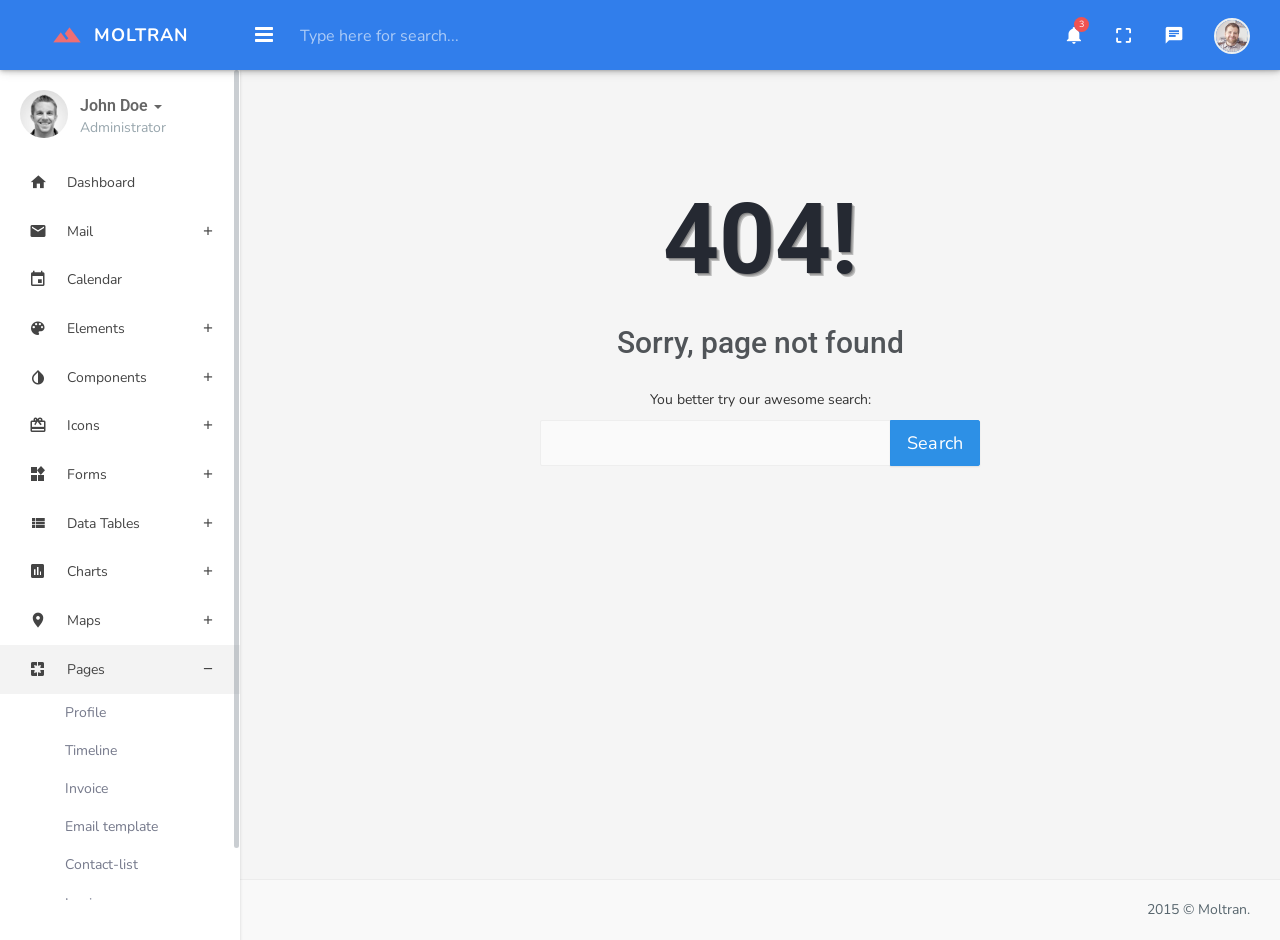
<file: Admin_Theme/404_alt.html>
<!DOCTYPE html>
<html>
    <head>
        <meta charset="utf-8">
        <meta name="viewport" content="width=device-width, initial-scale=1.0">
        <meta name="description" content="A fully featured admin theme which can be used to build CRM, CMS, etc.">
        <meta name="author" content="Coderthemes">

        <link rel="shortcut icon" href="images/favicon_1.ico">

        <title>Moltran - Responsive Admin Dashboard Template</title>

        <!-- Base Css Files -->
        <link href="css/bootstrap.min.css" rel="stylesheet" />

        <!-- Font Icons -->
        <link href="assets/font-awesome/css/font-awesome.min.css" rel="stylesheet" />
        <link href="assets/ionicon/css/ionicons.min.css" rel="stylesheet" />
        <link href="css/material-design-iconic-font.min.css" rel="stylesheet">

        <!-- animate css -->
        <link href="css/animate.css" rel="stylesheet" />

        <!-- Waves-effect -->
        <link href="css/waves-effect.css" rel="stylesheet">

        <!-- Custom Files -->
        <link href="css/helper.css" rel="stylesheet" type="text/css" />
        <link href="css/style.css" rel="stylesheet" type="text/css" />

        <!-- HTML5 Shim and Respond.js IE8 support of HTML5 elements and media queries -->
        <!-- WARNING: Respond.js doesn't work if you view the page via file:// -->
        <!--[if lt IE 9]>
        <script src="https://oss.maxcdn.com/libs/html5shiv/3.7.0/html5shiv.js"></script>
        <script src="https://oss.maxcdn.com/libs/respond.js/1.3.0/respond.min.js"></script>
        <![endif]-->

        <script src="js/modernizr.min.js"></script>
        
    </head>



    <body class="fixed-left">
        
        <!-- Begin page -->
        <div id="wrapper">
        
            <!-- Top Bar Start -->
            <div class="topbar">
                <!-- LOGO -->
                <div class="topbar-left">
                    <div class="text-center">
                        <a href="index.html" class="logo"><i class="md md-terrain"></i> <span>Moltran </span></a>
                    </div>
                </div>
                <!-- Button mobile view to collapse sidebar menu -->
                <div class="navbar navbar-default" role="navigation">
                    <div class="container">
                        <div class="">
                            <div class="pull-left">
                                <button class="button-menu-mobile open-left">
                                    <i class="fa fa-bars"></i>
                                </button>
                                <span class="clearfix"></span>
                            </div>
                            <form class="navbar-form pull-left" role="search">
                                <div class="form-group">
                                    <input type="text" class="form-control search-bar" placeholder="Type here for search...">
                                </div>
                                <button type="submit" class="btn btn-search"><i class="fa fa-search"></i></button>
                            </form>

                            <ul class="nav navbar-nav navbar-right pull-right">
                                <li class="dropdown hidden-xs">
                                    <a href="#" data-target="#" class="dropdown-toggle waves-effect waves-light" data-toggle="dropdown" aria-expanded="true">
                                        <i class="md md-notifications"></i> <span class="badge badge-xs badge-danger">3</span>
                                    </a>
                                    <ul class="dropdown-menu dropdown-menu-lg">
                                        <li class="text-center notifi-title">Notification</li>
                                        <li class="list-group">
                                           <!-- list item-->
                                           <a href="javascript:void(0);" class="list-group-item">
                                              <div class="media">
                                                 <div class="pull-left">
                                                    <em class="fa fa-user-plus fa-2x text-info"></em>
                                                 </div>
                                                 <div class="media-body clearfix">
                                                    <div class="media-heading">New user registered</div>
                                                    <p class="m-0">
                                                       <small>You have 10 unread messages</small>
                                                    </p>
                                                 </div>
                                              </div>
                                           </a>
                                           <!-- list item-->
                                            <a href="javascript:void(0);" class="list-group-item">
                                              <div class="media">
                                                 <div class="pull-left">
                                                    <em class="fa fa-diamond fa-2x text-primary"></em>
                                                 </div>
                                                 <div class="media-body clearfix">
                                                    <div class="media-heading">New settings</div>
                                                    <p class="m-0">
                                                       <small>There are new settings available</small>
                                                    </p>
                                                 </div>
                                              </div>
                                            </a>
                                            <!-- list item-->
                                            <a href="javascript:void(0);" class="list-group-item">
                                              <div class="media">
                                                 <div class="pull-left">
                                                    <em class="fa fa-bell-o fa-2x text-danger"></em>
                                                 </div>
                                                 <div class="media-body clearfix">
                                                    <div class="media-heading">Updates</div>
                                                    <p class="m-0">
                                                       <small>There are
                                                          <span class="text-primary">2</span> new updates available</small>
                                                    </p>
                                                 </div>
                                              </div>
                                            </a>
                                           <!-- last list item -->
                                            <a href="javascript:void(0);" class="list-group-item">
                                              <small>See all notifications</small>
                                            </a>
                                        </li>
                                    </ul>
                                </li>
                                <li class="hidden-xs">
                                    <a href="#" id="btn-fullscreen" class="waves-effect waves-light"><i class="md md-crop-free"></i></a>
                                </li>
                                <li class="hidden-xs">
                                    <a href="#" class="right-bar-toggle waves-effect waves-light"><i class="md md-chat"></i></a>
                                </li>
                                <li class="dropdown">
                                    <a href="" class="dropdown-toggle profile" data-toggle="dropdown" aria-expanded="true"><img src="images/avatar-1.jpg" alt="user-img" class="img-circle"> </a>
                                    <ul class="dropdown-menu">
                                        <li><a href="javascript:void(0)"><i class="md md-face-unlock"></i> Profile</a></li>
                                        <li><a href="javascript:void(0)"><i class="md md-settings"></i> Settings</a></li>
                                        <li><a href="javascript:void(0)"><i class="md md-lock"></i> Lock screen</a></li>
                                        <li><a href="javascript:void(0)"><i class="md md-settings-power"></i> Logout</a></li>
                                    </ul>
                                </li>
                            </ul>
                        </div>
                        <!--/.nav-collapse -->
                    </div>
                </div>
            </div>
            <!-- Top Bar End -->


            <!-- ========== Left Sidebar Start ========== -->

            <div class="left side-menu">
                <div class="sidebar-inner slimscrollleft">
                    <div class="user-details">
                        <div class="pull-left">
                            <img src="images/users/avatar-1.jpg" alt="" class="thumb-md img-circle">
                        </div>
                        <div class="user-info">
                            <div class="dropdown">
                                <a href="#" class="dropdown-toggle" data-toggle="dropdown" aria-expanded="false">John Doe <span class="caret"></span></a>
                                <ul class="dropdown-menu">
                                    <li><a href="javascript:void(0)"><i class="md md-face-unlock"></i> Profile<div class="ripple-wrapper"></div></a></li>
                                    <li><a href="javascript:void(0)"><i class="md md-settings"></i> Settings</a></li>
                                    <li><a href="javascript:void(0)"><i class="md md-lock"></i> Lock screen</a></li>
                                    <li><a href="javascript:void(0)"><i class="md md-settings-power"></i> Logout</a></li>
                                </ul>
                            </div>
                            
                            <p class="text-muted m-0">Administrator</p>
                        </div>
                    </div>
                    <!--- Divider -->
                    <div id="sidebar-menu">
                        <ul>
                            <li>
                                <a href="index.html" class="waves-effect"><i class="md md-home"></i><span> Dashboard </span></a>
                            </li>

                            <li class="has_sub">
                                <a href="#" class="waves-effect"><i class="md md-mail"></i><span> Mail </span><span class="pull-right"><i class="md md-add"></i></span></a>
                                <ul class="list-unstyled">
                                    <li><a href="inbox.html">Inbox</a></li>
                                    <li><a href="email-compose.html">Compose Mail</a></li>
                                    <li><a href="email-read.html">View Mail</a></li>
                                </ul>
                            </li>

                            <li>
                                <a href="calendar.html" class="waves-effect"><i class="md md-event"></i><span> Calendar </span></a>
                            </li>

                            <li class="has_sub">
                                <a href="#" class="waves-effect"><i class="md md-palette"></i> <span> Elements </span> <span class="pull-right"><i class="md md-add"></i></span></a>
                                <ul class="list-unstyled">
                                    <li><a href="typography.html">Typography</a></li>
                                    <li><a href="buttons.html">Buttons</a></li>
                                    <li><a href="panels.html">Panels</a></li>
                                    <li><a href="checkbox-radio.html">Checkboxs-Radios</a></li>
                                    <li><a href="tabs-accordions.html">Tabs &amp; Accordions</a></li>
                                    <li><a href="modals.html">Modals</a></li>
                                    <li><a href="bootstrap-ui.html">BS Elements</a></li>
                                    <li><a href="progressbars.html">Progress Bars</a></li>
                                    <li><a href="notification.html">Notification</a></li>
                                    <li><a href="sweet-alert.html">Sweet-Alert</a></li>
                                </ul>
                            </li>

                            <li class="has_sub">
                                <a href="#" class="waves-effect"><i class="md md-invert-colors-on"></i><span> Components </span><span class="pull-right"><i class="md md-add"></i></span></a>
                                <ul class="list-unstyled">
                                    <li><a href="grid.html">Grid</a></li>
                                    <li><a href="portlets.html">Portlets</a></li>
                                    <li><a href="widgets.html">Widgets</a></li>
                                    <li><a href="nestable-list.html">Nesteble</a></li>
                                    <li><a href="ui-sliders.html">Sliders </a></li>
                                    <li><a href="gallery.html">Gallery </a></li>
                                    <li><a href="pricing.html">Pricing Table </a></li>
                                </ul>
                            </li>

                            <li class="has_sub">
                                <a href="#" class="waves-effect"><i class="md md-redeem"></i> <span> Icons </span> <span class="pull-right"><i class="md md-add"></i></span></a>
                                <ul class="list-unstyled">
                                    <li><a href="material-icon.html">Material Design</a></li>
                                    <li><a href="ion-icons.html">Ion Icons</a></li>
                                    <li><a href="font-awesome.html">Font awesome</a></li>
                                </ul>
                            </li>
                            
                            <li class="has_sub">
                                <a href="#" class="waves-effect"><i class="md md-now-widgets"></i><span> Forms </span><span class="pull-right"><i class="md md-add"></i></span></a>
                                <ul class="list-unstyled">
                                    <li><a href="form-elements.html">General Elements</a></li>
                                    <li><a href="form-validation.html">Form Validation</a></li>
                                    <li><a href="form-advanced.html">Advanced Form</a></li>
                                    <li><a href="form-wizard.html">Form Wizard</a></li>
                                    <li><a href="form-editor.html">WYSIWYG Editor</a></li>
                                    <li><a href="code-editor.html">Code Editors</a></li>
                                    <li><a href="form-uploads.html">Multiple File Upload</a></li>
                                    <li><a href="form-xeditable.html">X-editable</a></li>
                                </ul>
                            </li>

                            <li class="has_sub">
                                <a href="#" class="waves-effect"><i class="md md-view-list"></i><span> Data Tables </span><span class="pull-right"><i class="md md-add"></i></span></a>
                                <ul class="list-unstyled">
                                    <li><a href="tables.html">Basic Tables</a></li>
                                    <li><a href="table-datatable.html">Data Table</a></li>
                                    <li><a href="tables-editable.html">Editable Table</a></li>
                                    <li><a href="responsive-table.html">Responsive Table</a></li>
                                </ul>
                            </li>

                            <li class="has_sub">
                                <a href="#" class="waves-effect"><i class="md md-poll"></i><span> Charts </span><span class="pull-right"><i class="md md-add"></i></span></a>
                                <ul class="list-unstyled">
                                    <li><a href="morris-chart.html">Morris Chart</a></li>
                                    <li><a href="chartjs.html">Chartjs</a></li>
                                    <li><a href="flot-chart.html">Flot Chart</a></li>
                                    <li><a href="peity-chart.html">Peity Charts</a></li>
                                    <li><a href="charts-sparkline.html">Sparkline Charts</a></li>
                                    <li><a href="chart-radial.html">Radial charts</a></li>
                                    <li><a href="other-chart.html">Other Chart</a></li>
                                </ul>
                            </li>

                            <li class="has_sub">
                                <a href="#" class="waves-effect"><i class="md md-place"></i><span> Maps </span><span class="pull-right"><i class="md md-add"></i></span></a>
                                <ul class="list-unstyled">
                                    <li><a href="gmap.html"> Google Map</a></li>
                                    <li><a href="vector-map.html"> Vector Map</a></li>
                                </ul>
                            </li>

                            <li class="has_sub">
                                <a href="#" class="waves-effect active"><i class="md md-pages"></i><span> Pages </span><span class="pull-right"><i class="md md-add"></i></span></a>
                                <ul class="list-unstyled">
                                    <li><a href="profile.html">Profile</a></li>
                                    <li><a href="timeline.html">Timeline</a></li>
                                    <li><a href="invoice.html">Invoice</a></li>
                                    <li><a href="email-template.html">Email template</a></li>
                                    <li><a href="contact.html">Contact-list</a></li>
                                    <li><a href="login.html">Login</a></li>
                                    <li><a href="register.html">Register</a></li>
                                    <li><a href="recoverpw.html">Recover Password</a></li>
                                    <li><a href="lock-screen.html">Lock Screen</a></li>
                                    <li><a href="blank.html">Blank Page</a></li>
                                    <li><a href="maintenance.html">Maintenance</a></li>
                                    <li><a href="coming-soon.html">Coming-soon</a></li>
                                    <li><a href="404.html">404 Error</a></li>
                                    <li class="active"><a href="404_alt.html">404 alt</a></li>
                                    <li><a href="500.html">500 Error</a></li>
                                </ul>
                            </li>

                            <li class="has_sub">
                                <a href="javascript:void(0);" class="waves-effect"><i class="md md-share"></i><span>Multi Level </span><span class="pull-right"><i class="md md-add"></i></span></a>
                                <ul>
                                    <li class="has_sub">
                                        <a href="javascript:void(0);" class="waves-effect"><span>Menu Level 1.1</span> <span class="pull-right"><i class="md md-add"></i></span></a>
                                        <ul style="">
                                            <li><a href="javascript:void(0);"><span>Menu Level 2.1</span></a></li>
                                            <li><a href="javascript:void(0);"><span>Menu Level 2.2</span></a></li>
                                            <li><a href="javascript:void(0);"><span>Menu Level 2.3</span></a></li>
                                        </ul>
                                    </li>
                                    <li>
                                        <a href="javascript:void(0);"><span>Menu Level 1.2</span></a>
                                    </li>
                                </ul>
                            </li>
                        </ul>
                        <div class="clearfix"></div>
                    </div>
                    <div class="clearfix"></div>
                </div>
            </div>
            <!-- Left Sidebar End --> 



            <!-- ============================================================== -->
            <!-- Start right Content here -->
            <!-- ============================================================== -->                      
            <div class="content-page">
                <!-- Start content -->
                <div class="content">
                    <div class="container">

                        <div class="wrapper-page">
                            <div class="ex-page-content text-center">
                                <h1>404!</h1>
                                <h2>Sorry, page not found</h2><br>
                                <p>You better try our awesome search:</p>
                                <div class="row">
                                    <div class="input-group">
                                        <input type="text" class="form-control input-lg">
                                        <span class="input-group-btn">
                                            <button class="btn btn-primary waves-effect waves-light btn-lg" type="button">Search</button>
                                        </span>
                                    </div>
                                </div>
                                <br>
                            </div>
                        </div> <!-- end wrapper page -->

                    </div> <!-- container -->
                               
                </div> <!-- content -->

                <footer class="footer text-right">
                    2015 © Moltran.
                </footer>

            </div>
            <!-- ============================================================== -->
            <!-- End Right content here -->
            <!-- ============================================================== -->


            <!-- Right Sidebar -->
            <div class="side-bar right-bar nicescroll">
                <h4 class="text-center">Chat</h4>
                <div class="contact-list nicescroll">
                    <ul class="list-group contacts-list">
                        <li class="list-group-item">
                            <a href="#">
                                <div class="avatar">
                                    <img src="images/users/avatar-1.jpg" alt="">
                                </div>
                                <span class="name">Chadengle</span>
                                <i class="fa fa-circle online"></i>
                            </a>
                            <span class="clearfix"></span>
                        </li>
                        <li class="list-group-item">
                            <a href="#">
                                <div class="avatar">
                                    <img src="images/users/avatar-2.jpg" alt="">
                                </div>
                                <span class="name">Tomaslau</span>
                                <i class="fa fa-circle online"></i>
                            </a>
                            <span class="clearfix"></span>
                        </li>
                        <li class="list-group-item">
                            <a href="#">
                                <div class="avatar">
                                    <img src="images/users/avatar-3.jpg" alt="">
                                </div>
                                <span class="name">Stillnotdavid</span>
                                <i class="fa fa-circle online"></i>
                            </a>
                            <span class="clearfix"></span>
                        </li>
                        <li class="list-group-item">
                            <a href="#">
                                <div class="avatar">
                                    <img src="images/users/avatar-4.jpg" alt="">
                                </div>
                                <span class="name">Kurafire</span>
                                <i class="fa fa-circle online"></i>
                            </a>
                            <span class="clearfix"></span>
                        </li>
                        <li class="list-group-item">
                            <a href="#">
                                <div class="avatar">
                                    <img src="images/users/avatar-5.jpg" alt="">
                                </div>
                                <span class="name">Shahedk</span>
                                <i class="fa fa-circle away"></i>
                            </a>
                            <span class="clearfix"></span>
                        </li>
                        <li class="list-group-item">
                            <a href="#">
                                <div class="avatar">
                                    <img src="images/users/avatar-6.jpg" alt="">
                                </div>
                                <span class="name">Adhamdannaway</span>
                                <i class="fa fa-circle away"></i>
                            </a>
                            <span class="clearfix"></span>
                        </li>
                        <li class="list-group-item">
                            <a href="#">
                                <div class="avatar">
                                    <img src="images/users/avatar-7.jpg" alt="">
                                </div>
                                <span class="name">Ok</span>
                                <i class="fa fa-circle away"></i>
                            </a>
                            <span class="clearfix"></span>
                        </li>
                        <li class="list-group-item">
                            <a href="#">
                                <div class="avatar">
                                    <img src="images/users/avatar-8.jpg" alt="">
                                </div>
                                <span class="name">Arashasghari</span>
                                <i class="fa fa-circle offline"></i>
                            </a>
                            <span class="clearfix"></span>
                        </li>
                        <li class="list-group-item">
                            <a href="#">
                                <div class="avatar">
                                    <img src="images/users/avatar-9.jpg" alt="">
                                </div>
                                <span class="name">Joshaustin</span>
                                <i class="fa fa-circle offline"></i>
                            </a>
                            <span class="clearfix"></span>
                        </li>
                        <li class="list-group-item">
                            <a href="#">
                                <div class="avatar">
                                    <img src="images/users/avatar-10.jpg" alt="">
                                </div>
                                <span class="name">Sortino</span>
                                <i class="fa fa-circle offline"></i>
                            </a>
                            <span class="clearfix"></span>
                        </li>
                    </ul>  
                </div>
            </div>
            <!-- /Right-bar -->


        </div>
        <!-- END wrapper -->
    
        <script>
            var resizefunc = [];
        </script>

        <!-- jQuery  -->
        <script src="js/jquery.min.js"></script>
        <script src="js/bootstrap.min.js"></script>
        <script src="js/waves.js"></script>
        <script src="js/wow.min.js"></script>
        <script src="js/jquery.nicescroll.js" type="text/javascript"></script>
        <script src="js/jquery.scrollTo.min.js"></script>
        <script src="assets/jquery-detectmobile/detect.js"></script>
        <script src="assets/fastclick/fastclick.js"></script>
        <script src="assets/jquery-slimscroll/jquery.slimscroll.js"></script>
        <script src="assets/jquery-blockui/jquery.blockUI.js"></script>


        <!-- CUSTOM JS -->
        <script src="js/jquery.app.js"></script>
	
	</body>
</html>
</file>
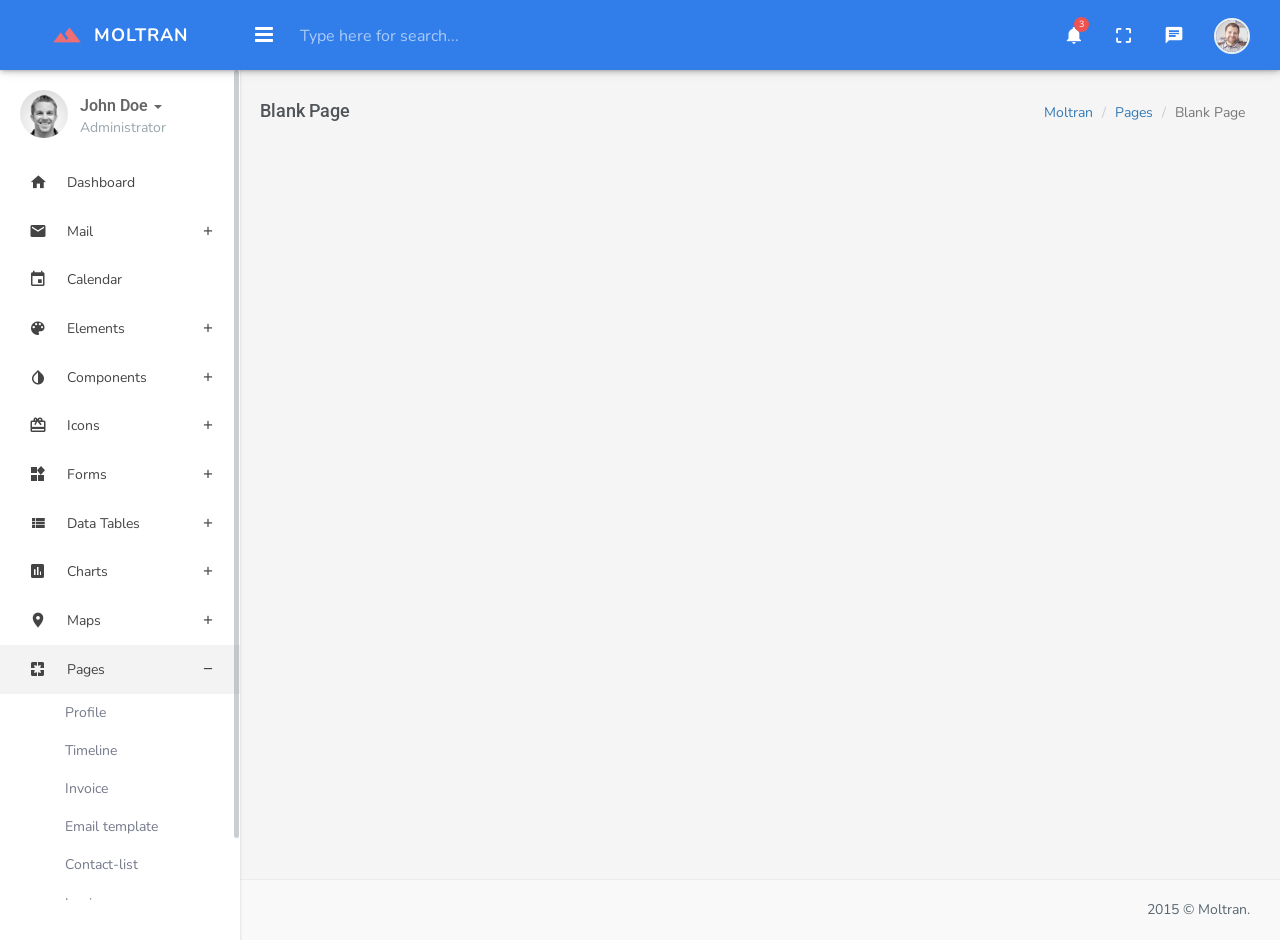
<file: Admin_Theme/blank.html>
<!DOCTYPE html>
<html>
    <head>
        <meta charset="utf-8">
        <meta name="viewport" content="width=device-width, initial-scale=1.0">
        <meta name="description" content="A fully featured admin theme which can be used to build CRM, CMS, etc.">
        <meta name="author" content="Coderthemes">

        <link rel="shortcut icon" href="images/favicon_1.ico">

        <title>Moltran - Responsive Admin Dashboard Template</title>

        <!-- Base Css Files -->
        <link href="css/bootstrap.min.css" rel="stylesheet" />

        <!-- Font Icons -->
        <link href="assets/font-awesome/css/font-awesome.min.css" rel="stylesheet" />
        <link href="assets/ionicon/css/ionicons.min.css" rel="stylesheet" />
        <link href="css/material-design-iconic-font.min.css" rel="stylesheet">

        <!-- animate css -->
        <link href="css/animate.css" rel="stylesheet" />

        <!-- Waves-effect -->
        <link href="css/waves-effect.css" rel="stylesheet">

        <!-- Custom Files -->
        <link href="css/helper.css" rel="stylesheet" type="text/css" />
        <link href="css/style.css" rel="stylesheet" type="text/css" />

        <!-- HTML5 Shim and Respond.js IE8 support of HTML5 elements and media queries -->
        <!-- WARNING: Respond.js doesn't work if you view the page via file:// -->
        <!--[if lt IE 9]>
        <script src="https://oss.maxcdn.com/libs/html5shiv/3.7.0/html5shiv.js"></script>
        <script src="https://oss.maxcdn.com/libs/respond.js/1.3.0/respond.min.js"></script>
        <![endif]-->

        <script src="js/modernizr.min.js"></script>
        
    </head>



    <body class="fixed-left">
        
        <!-- Begin page -->
        <div id="wrapper">
        
            <!-- Top Bar Start -->
            <div class="topbar">
                <!-- LOGO -->
                <div class="topbar-left">
                    <div class="text-center">
                        <a href="index.html" class="logo"><i class="md md-terrain"></i> <span>Moltran </span></a>
                    </div>
                </div>
                <!-- Button mobile view to collapse sidebar menu -->
                <div class="navbar navbar-default" role="navigation">
                    <div class="container">
                        <div class="">
                            <div class="pull-left">
                                <button class="button-menu-mobile open-left">
                                    <i class="fa fa-bars"></i>
                                </button>
                                <span class="clearfix"></span>
                            </div>
                            <form class="navbar-form pull-left" role="search">
                                <div class="form-group">
                                    <input type="text" class="form-control search-bar" placeholder="Type here for search...">
                                </div>
                                <button type="submit" class="btn btn-search"><i class="fa fa-search"></i></button>
                            </form>

                            <ul class="nav navbar-nav navbar-right pull-right">
                                <li class="dropdown hidden-xs">
                                    <a href="#" data-target="#" class="dropdown-toggle waves-effect waves-light" data-toggle="dropdown" aria-expanded="true">
                                        <i class="md md-notifications"></i> <span class="badge badge-xs badge-danger">3</span>
                                    </a>
                                    <ul class="dropdown-menu dropdown-menu-lg">
                                        <li class="text-center notifi-title">Notification</li>
                                        <li class="list-group">
                                           <!-- list item-->
                                           <a href="javascript:void(0);" class="list-group-item">
                                              <div class="media">
                                                 <div class="pull-left">
                                                    <em class="fa fa-user-plus fa-2x text-info"></em>
                                                 </div>
                                                 <div class="media-body clearfix">
                                                    <div class="media-heading">New user registered</div>
                                                    <p class="m-0">
                                                       <small>You have 10 unread messages</small>
                                                    </p>
                                                 </div>
                                              </div>
                                           </a>
                                           <!-- list item-->
                                            <a href="javascript:void(0);" class="list-group-item">
                                              <div class="media">
                                                 <div class="pull-left">
                                                    <em class="fa fa-diamond fa-2x text-primary"></em>
                                                 </div>
                                                 <div class="media-body clearfix">
                                                    <div class="media-heading">New settings</div>
                                                    <p class="m-0">
                                                       <small>There are new settings available</small>
                                                    </p>
                                                 </div>
                                              </div>
                                            </a>
                                            <!-- list item-->
                                            <a href="javascript:void(0);" class="list-group-item">
                                              <div class="media">
                                                 <div class="pull-left">
                                                    <em class="fa fa-bell-o fa-2x text-danger"></em>
                                                 </div>
                                                 <div class="media-body clearfix">
                                                    <div class="media-heading">Updates</div>
                                                    <p class="m-0">
                                                       <small>There are
                                                          <span class="text-primary">2</span> new updates available</small>
                                                    </p>
                                                 </div>
                                              </div>
                                            </a>
                                           <!-- last list item -->
                                            <a href="javascript:void(0);" class="list-group-item">
                                              <small>See all notifications</small>
                                            </a>
                                        </li>
                                    </ul>
                                </li>
                                <li class="hidden-xs">
                                    <a href="#" id="btn-fullscreen" class="waves-effect waves-light"><i class="md md-crop-free"></i></a>
                                </li>
                                <li class="hidden-xs">
                                    <a href="#" class="right-bar-toggle waves-effect waves-light"><i class="md md-chat"></i></a>
                                </li>
                                <li class="dropdown">
                                    <a href="" class="dropdown-toggle profile" data-toggle="dropdown" aria-expanded="true"><img src="images/avatar-1.jpg" alt="user-img" class="img-circle"> </a>
                                    <ul class="dropdown-menu">
                                        <li><a href="javascript:void(0)"><i class="md md-face-unlock"></i> Profile</a></li>
                                        <li><a href="javascript:void(0)"><i class="md md-settings"></i> Settings</a></li>
                                        <li><a href="javascript:void(0)"><i class="md md-lock"></i> Lock screen</a></li>
                                        <li><a href="javascript:void(0)"><i class="md md-settings-power"></i> Logout</a></li>
                                    </ul>
                                </li>
                            </ul>
                        </div>
                        <!--/.nav-collapse -->
                    </div>
                </div>
            </div>
            <!-- Top Bar End -->


            <!-- ========== Left Sidebar Start ========== -->

            <div class="left side-menu">
                <div class="sidebar-inner slimscrollleft">
                    <div class="user-details">
                        <div class="pull-left">
                            <img src="images/users/avatar-1.jpg" alt="" class="thumb-md img-circle">
                        </div>
                        <div class="user-info">
                            <div class="dropdown">
                                <a href="#" class="dropdown-toggle" data-toggle="dropdown" aria-expanded="false">John Doe <span class="caret"></span></a>
                                <ul class="dropdown-menu">
                                    <li><a href="javascript:void(0)"><i class="md md-face-unlock"></i> Profile<div class="ripple-wrapper"></div></a></li>
                                    <li><a href="javascript:void(0)"><i class="md md-settings"></i> Settings</a></li>
                                    <li><a href="javascript:void(0)"><i class="md md-lock"></i> Lock screen</a></li>
                                    <li><a href="javascript:void(0)"><i class="md md-settings-power"></i> Logout</a></li>
                                </ul>
                            </div>
                            
                            <p class="text-muted m-0">Administrator</p>
                        </div>
                    </div>
                    <!--- Divider -->
                    <div id="sidebar-menu">
                        <ul>
                            <li>
                                <a href="index.html" class="waves-effect"><i class="md md-home"></i><span> Dashboard </span></a>
                            </li>

                            <li class="has_sub">
                                <a href="#" class="waves-effect"><i class="md md-mail"></i><span> Mail </span><span class="pull-right"><i class="md md-add"></i></span></a>
                                <ul class="list-unstyled">
                                    <li><a href="inbox.html">Inbox</a></li>
                                    <li><a href="email-compose.html">Compose Mail</a></li>
                                    <li><a href="email-read.html">View Mail</a></li>
                                </ul>
                            </li>

                            <li>
                                <a href="calendar.html" class="waves-effect"><i class="md md-event"></i><span> Calendar </span></a>
                            </li>

                            <li class="has_sub">
                                <a href="#" class="waves-effect"><i class="md md-palette"></i> <span> Elements </span> <span class="pull-right"><i class="md md-add"></i></span></a>
                                <ul class="list-unstyled">
                                    <li><a href="typography.html">Typography</a></li>
                                    <li><a href="buttons.html">Buttons</a></li>
                                    <li><a href="panels.html">Panels</a></li>
                                    <li><a href="checkbox-radio.html">Checkboxs-Radios</a></li>
                                    <li><a href="tabs-accordions.html">Tabs &amp; Accordions</a></li>
                                    <li><a href="modals.html">Modals</a></li>
                                    <li><a href="bootstrap-ui.html">BS Elements</a></li>
                                    <li><a href="progressbars.html">Progress Bars</a></li>
                                    <li><a href="notification.html">Notification</a></li>
                                    <li><a href="sweet-alert.html">Sweet-Alert</a></li>
                                </ul>
                            </li>

                            <li class="has_sub">
                                <a href="#" class="waves-effect"><i class="md md-invert-colors-on"></i><span> Components </span><span class="pull-right"><i class="md md-add"></i></span></a>
                                <ul class="list-unstyled">
                                    <li><a href="grid.html">Grid</a></li>
                                    <li><a href="portlets.html">Portlets</a></li>
                                    <li><a href="widgets.html">Widgets</a></li>
                                    <li><a href="nestable-list.html">Nesteble</a></li>
                                    <li><a href="ui-sliders.html">Sliders </a></li>
                                    <li><a href="gallery.html">Gallery </a></li>
                                    <li><a href="pricing.html">Pricing Table </a></li>
                                </ul>
                            </li>

                            <li class="has_sub">
                                <a href="#" class="waves-effect"><i class="md md-redeem"></i> <span> Icons </span> <span class="pull-right"><i class="md md-add"></i></span></a>
                                <ul class="list-unstyled">
                                    <li><a href="material-icon.html">Material Design</a></li>
                                    <li><a href="ion-icons.html">Ion Icons</a></li>
                                    <li><a href="font-awesome.html">Font awesome</a></li>
                                </ul>
                            </li>
                            
                            <li class="has_sub">
                                <a href="#" class="waves-effect"><i class="md md-now-widgets"></i><span> Forms </span><span class="pull-right"><i class="md md-add"></i></span></a>
                                <ul class="list-unstyled">
                                    <li><a href="form-elements.html">General Elements</a></li>
                                    <li><a href="form-validation.html">Form Validation</a></li>
                                    <li><a href="form-advanced.html">Advanced Form</a></li>
                                    <li><a href="form-wizard.html">Form Wizard</a></li>
                                    <li><a href="form-editor.html">WYSIWYG Editor</a></li>
                                    <li><a href="code-editor.html">Code Editors</a></li>
                                    <li><a href="form-uploads.html">Multiple File Upload</a></li>
                                    <li><a href="form-xeditable.html">X-editable</a></li>
                                </ul>
                            </li>

                            <li class="has_sub">
                                <a href="#" class="waves-effect"><i class="md md-view-list"></i><span> Data Tables </span><span class="pull-right"><i class="md md-add"></i></span></a>
                                <ul class="list-unstyled">
                                    <li><a href="tables.html">Basic Tables</a></li>
                                    <li><a href="table-datatable.html">Data Table</a></li>
                                    <li><a href="tables-editable.html">Editable Table</a></li>
                                    <li><a href="responsive-table.html">Responsive Table</a></li>
                                </ul>
                            </li>

                            <li class="has_sub">
                                <a href="#" class="waves-effect"><i class="md md-poll"></i><span> Charts </span><span class="pull-right"><i class="md md-add"></i></span></a>
                                <ul class="list-unstyled">
                                    <li><a href="morris-chart.html">Morris Chart</a></li>
                                    <li><a href="chartjs.html">Chartjs</a></li>
                                    <li><a href="flot-chart.html">Flot Chart</a></li>
                                    <li><a href="peity-chart.html">Peity Charts</a></li>
                                    <li><a href="charts-sparkline.html">Sparkline Charts</a></li>
                                    <li><a href="chart-radial.html">Radial charts</a></li>
                                    <li><a href="other-chart.html">Other Chart</a></li>
                                </ul>
                            </li>

                            <li class="has_sub">
                                <a href="#" class="waves-effect"><i class="md md-place"></i><span> Maps </span><span class="pull-right"><i class="md md-add"></i></span></a>
                                <ul class="list-unstyled">
                                    <li><a href="gmap.html"> Google Map</a></li>
                                    <li><a href="vector-map.html"> Vector Map</a></li>
                                </ul>
                            </li>

                            <li class="has_sub">
                                <a href="#" class="waves-effect active"><i class="md md-pages"></i><span> Pages </span><span class="pull-right"><i class="md md-add"></i></span></a>
                                <ul class="list-unstyled">
                                    <li><a href="profile.html">Profile</a></li>
                                    <li><a href="timeline.html">Timeline</a></li>
                                    <li><a href="invoice.html">Invoice</a></li>
                                    <li><a href="email-template.html">Email template</a></li>
                                    <li><a href="contact.html">Contact-list</a></li>
                                    <li><a href="login.html">Login</a></li>
                                    <li><a href="register.html">Register</a></li>
                                    <li><a href="recoverpw.html">Recover Password</a></li>
                                    <li><a href="lock-screen.html">Lock Screen</a></li>
                                    <li class="active"><a href="blank.html">Blank Page</a></li>
                                    <li><a href="maintenance.html">Maintenance</a></li>
                                    <li><a href="coming-soon.html">Coming-soon</a></li>
                                    <li><a href="404.html">404 Error</a></li>
                                    <li><a href="404_alt.html">404 alt</a></li>
                                    <li><a href="500.html">500 Error</a></li>
                                </ul>
                            </li>

                            <li class="has_sub">
                                <a href="javascript:void(0);" class="waves-effect"><i class="md md-share"></i><span>Multi Level </span><span class="pull-right"><i class="md md-add"></i></span></a>
                                <ul>
                                    <li class="has_sub">
                                        <a href="javascript:void(0);" class="waves-effect"><span>Menu Level 1.1</span> <span class="pull-right"><i class="md md-add"></i></span></a>
                                        <ul style="">
                                            <li><a href="javascript:void(0);"><span>Menu Level 2.1</span></a></li>
                                            <li><a href="javascript:void(0);"><span>Menu Level 2.2</span></a></li>
                                            <li><a href="javascript:void(0);"><span>Menu Level 2.3</span></a></li>
                                        </ul>
                                    </li>
                                    <li>
                                        <a href="javascript:void(0);"><span>Menu Level 1.2</span></a>
                                    </li>
                                </ul>
                            </li>
                        </ul>
                        <div class="clearfix"></div>
                    </div>
                    <div class="clearfix"></div>
                </div>
            </div>
            <!-- Left Sidebar End --> 



            <!-- ============================================================== -->
            <!-- Start right Content here -->
            <!-- ============================================================== -->                      
            <div class="content-page">
                <!-- Start content -->
                <div class="content">
                    <div class="container">

                        <!-- Page-Title -->
                        <div class="row">
                            <div class="col-sm-12">
                                <h4 class="pull-left page-title">Blank Page</h4>
                                <ol class="breadcrumb pull-right">
                                    <li><a href="#">Moltran</a></li>
                                    <li><a href="#">Pages</a></li>
                                    <li class="active">Blank Page</li>
                                </ol>
                            </div>
                        </div>

                        <!-- Pls Remove -->
                        <div style="height:600px;"></div>


                    </div> <!-- container -->
                               
                </div> <!-- content -->

                <footer class="footer text-right">
                    2015 © Moltran.
                </footer>

            </div>
            <!-- ============================================================== -->
            <!-- End Right content here -->
            <!-- ============================================================== -->


            <!-- Right Sidebar -->
            <div class="side-bar right-bar nicescroll">
                <h4 class="text-center">Chat</h4>
                <div class="contact-list nicescroll">
                    <ul class="list-group contacts-list">
                        <li class="list-group-item">
                            <a href="#">
                                <div class="avatar">
                                    <img src="images/users/avatar-1.jpg" alt="">
                                </div>
                                <span class="name">Chadengle</span>
                                <i class="fa fa-circle online"></i>
                            </a>
                            <span class="clearfix"></span>
                        </li>
                        <li class="list-group-item">
                            <a href="#">
                                <div class="avatar">
                                    <img src="images/users/avatar-2.jpg" alt="">
                                </div>
                                <span class="name">Tomaslau</span>
                                <i class="fa fa-circle online"></i>
                            </a>
                            <span class="clearfix"></span>
                        </li>
                        <li class="list-group-item">
                            <a href="#">
                                <div class="avatar">
                                    <img src="images/users/avatar-3.jpg" alt="">
                                </div>
                                <span class="name">Stillnotdavid</span>
                                <i class="fa fa-circle online"></i>
                            </a>
                            <span class="clearfix"></span>
                        </li>
                        <li class="list-group-item">
                            <a href="#">
                                <div class="avatar">
                                    <img src="images/users/avatar-4.jpg" alt="">
                                </div>
                                <span class="name">Kurafire</span>
                                <i class="fa fa-circle online"></i>
                            </a>
                            <span class="clearfix"></span>
                        </li>
                        <li class="list-group-item">
                            <a href="#">
                                <div class="avatar">
                                    <img src="images/users/avatar-5.jpg" alt="">
                                </div>
                                <span class="name">Shahedk</span>
                                <i class="fa fa-circle away"></i>
                            </a>
                            <span class="clearfix"></span>
                        </li>
                        <li class="list-group-item">
                            <a href="#">
                                <div class="avatar">
                                    <img src="images/users/avatar-6.jpg" alt="">
                                </div>
                                <span class="name">Adhamdannaway</span>
                                <i class="fa fa-circle away"></i>
                            </a>
                            <span class="clearfix"></span>
                        </li>
                        <li class="list-group-item">
                            <a href="#">
                                <div class="avatar">
                                    <img src="images/users/avatar-7.jpg" alt="">
                                </div>
                                <span class="name">Ok</span>
                                <i class="fa fa-circle away"></i>
                            </a>
                            <span class="clearfix"></span>
                        </li>
                        <li class="list-group-item">
                            <a href="#">
                                <div class="avatar">
                                    <img src="images/users/avatar-8.jpg" alt="">
                                </div>
                                <span class="name">Arashasghari</span>
                                <i class="fa fa-circle offline"></i>
                            </a>
                            <span class="clearfix"></span>
                        </li>
                        <li class="list-group-item">
                            <a href="#">
                                <div class="avatar">
                                    <img src="images/users/avatar-9.jpg" alt="">
                                </div>
                                <span class="name">Joshaustin</span>
                                <i class="fa fa-circle offline"></i>
                            </a>
                            <span class="clearfix"></span>
                        </li>
                        <li class="list-group-item">
                            <a href="#">
                                <div class="avatar">
                                    <img src="images/users/avatar-10.jpg" alt="">
                                </div>
                                <span class="name">Sortino</span>
                                <i class="fa fa-circle offline"></i>
                            </a>
                            <span class="clearfix"></span>
                        </li>
                    </ul>  
                </div>
            </div>
            <!-- /Right-bar -->


        </div>
        <!-- END wrapper -->
    
        <script>
            var resizefunc = [];
        </script>

        <!-- jQuery  -->
        <script src="js/jquery.min.js"></script>
        <script src="js/bootstrap.min.js"></script>
        <script src="js/waves.js"></script>
        <script src="js/wow.min.js"></script>
        <script src="js/jquery.nicescroll.js" type="text/javascript"></script>
        <script src="js/jquery.scrollTo.min.js"></script>
        <script src="assets/jquery-detectmobile/detect.js"></script>
        <script src="assets/fastclick/fastclick.js"></script>
        <script src="assets/jquery-slimscroll/jquery.slimscroll.js"></script>
        <script src="assets/jquery-blockui/jquery.blockUI.js"></script>


        <!-- CUSTOM JS -->
        <script src="js/jquery.app.js"></script>
	
	</body>
</html>
</file>
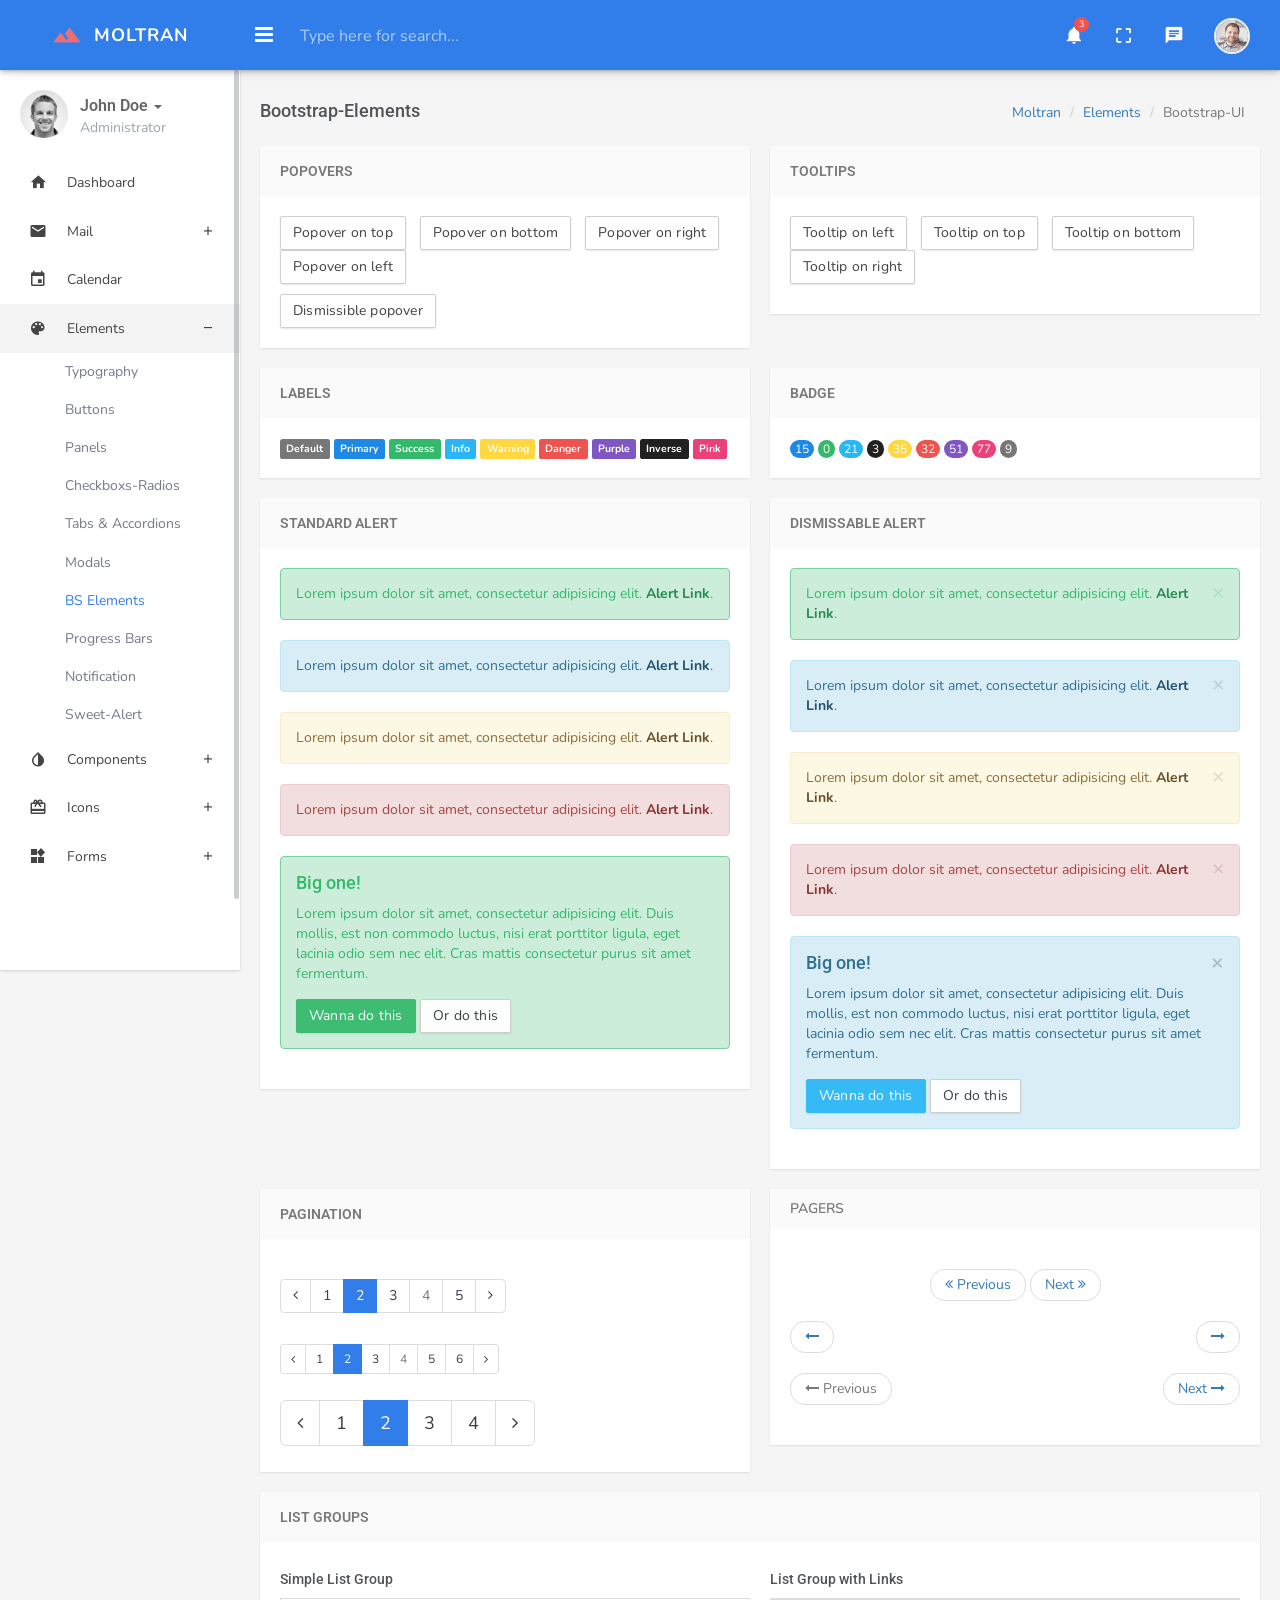
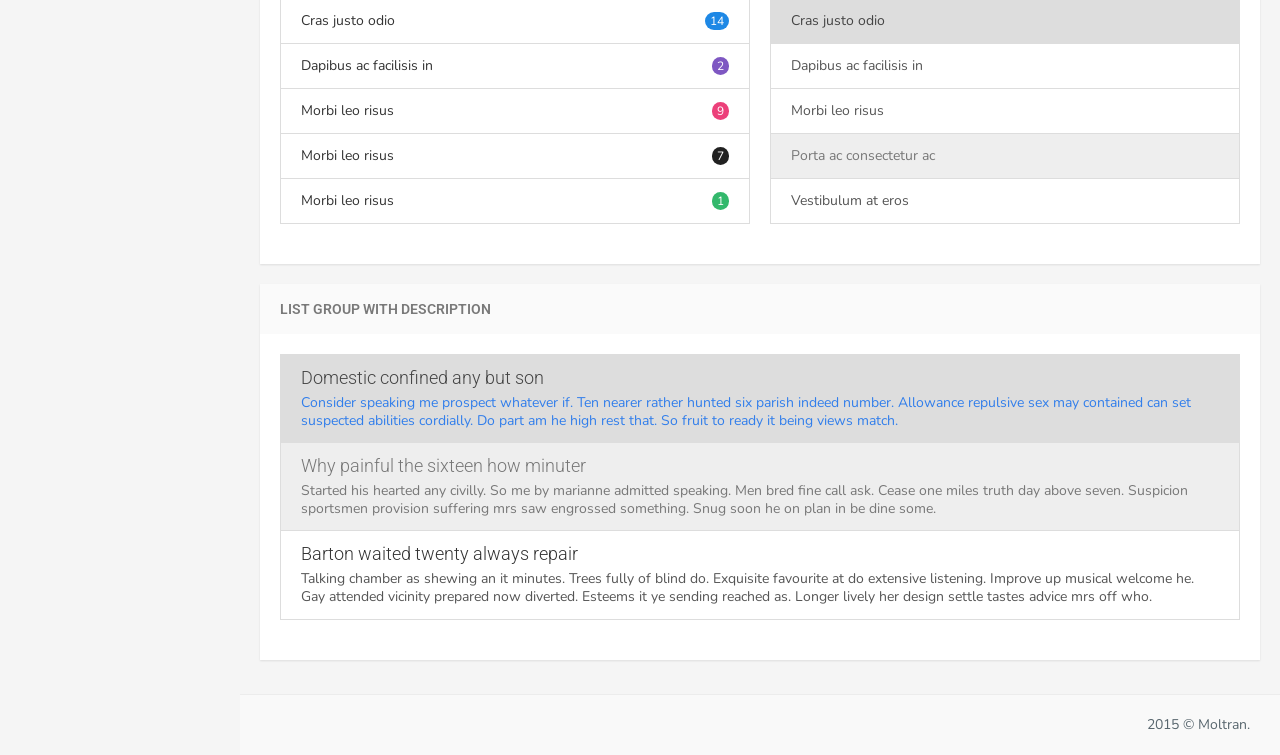
<file: Admin_Theme/bootstrap-ui.html>
<!DOCTYPE html>
<html>
    <head>
        <meta charset="utf-8">
        <meta name="viewport" content="width=device-width, initial-scale=1.0">
        <meta name="description" content="A fully featured admin theme which can be used to build CRM, CMS, etc.">
        <meta name="author" content="Coderthemes">

        <link rel="shortcut icon" href="images/favicon_1.ico">

        <title>Moltran - Responsive Admin Dashboard Template</title>

        <!-- Base Css Files -->
        <link href="css/bootstrap.min.css" rel="stylesheet" />

        <!-- Font Icons -->
        <link href="assets/font-awesome/css/font-awesome.min.css" rel="stylesheet" />
        <link href="assets/ionicon/css/ionicons.min.css" rel="stylesheet" />
        <link href="css/material-design-iconic-font.min.css" rel="stylesheet">

        <!-- animate css -->
        <link href="css/animate.css" rel="stylesheet" />

        <!-- Waves-effect -->
        <link href="css/waves-effect.css" rel="stylesheet">

        <!-- sweet alerts -->
        <link href="assets/sweet-alert/sweet-alert.min.css" rel="stylesheet">

        <!-- Custom Files -->
        <link href="css/helper.css" rel="stylesheet" type="text/css" />
        <link href="css/style.css" rel="stylesheet" type="text/css" />

        <!-- HTML5 Shim and Respond.js IE8 support of HTML5 elements and media queries -->
        <!-- WARNING: Respond.js doesn't work if you view the page via file:// -->
        <!--[if lt IE 9]>
        <script src="https://oss.maxcdn.com/libs/html5shiv/3.7.0/html5shiv.js"></script>
        <script src="https://oss.maxcdn.com/libs/respond.js/1.3.0/respond.min.js"></script>
        <![endif]-->

        <script src="js/modernizr.min.js"></script>
        
    </head>



    <body class="fixed-left">
        
        <!-- Begin page -->
        <div id="wrapper">
        
            <!-- Top Bar Start -->
            <div class="topbar">
                <!-- LOGO -->
                <div class="topbar-left">
                    <div class="text-center">
                        <a href="index.html" class="logo"><i class="md md-terrain"></i> <span>Moltran </span></a>
                    </div>
                </div>
                <!-- Button mobile view to collapse sidebar menu -->
                <div class="navbar navbar-default" role="navigation">
                    <div class="container">
                        <div class="">
                            <div class="pull-left">
                                <button class="button-menu-mobile open-left">
                                    <i class="fa fa-bars"></i>
                                </button>
                                <span class="clearfix"></span>
                            </div>
                            <form class="navbar-form pull-left" role="search">
                                <div class="form-group">
                                    <input type="text" class="form-control search-bar" placeholder="Type here for search...">
                                </div>
                                <button type="submit" class="btn btn-search"><i class="fa fa-search"></i></button>
                            </form>

                            <ul class="nav navbar-nav navbar-right pull-right">
                                <li class="dropdown hidden-xs">
                                    <a href="#" data-target="#" class="dropdown-toggle waves-effect waves-light" data-toggle="dropdown" aria-expanded="true">
                                        <i class="md md-notifications"></i> <span class="badge badge-xs badge-danger">3</span>
                                    </a>
                                    <ul class="dropdown-menu dropdown-menu-lg">
                                        <li class="text-center notifi-title">Notification</li>
                                        <li class="list-group">
                                           <!-- list item-->
                                           <a href="javascript:void(0);" class="list-group-item">
                                              <div class="media">
                                                 <div class="pull-left">
                                                    <em class="fa fa-user-plus fa-2x text-info"></em>
                                                 </div>
                                                 <div class="media-body clearfix">
                                                    <div class="media-heading">New user registered</div>
                                                    <p class="m-0">
                                                       <small>You have 10 unread messages</small>
                                                    </p>
                                                 </div>
                                              </div>
                                           </a>
                                           <!-- list item-->
                                            <a href="javascript:void(0);" class="list-group-item">
                                              <div class="media">
                                                 <div class="pull-left">
                                                    <em class="fa fa-diamond fa-2x text-primary"></em>
                                                 </div>
                                                 <div class="media-body clearfix">
                                                    <div class="media-heading">New settings</div>
                                                    <p class="m-0">
                                                       <small>There are new settings available</small>
                                                    </p>
                                                 </div>
                                              </div>
                                            </a>
                                            <!-- list item-->
                                            <a href="javascript:void(0);" class="list-group-item">
                                              <div class="media">
                                                 <div class="pull-left">
                                                    <em class="fa fa-bell-o fa-2x text-danger"></em>
                                                 </div>
                                                 <div class="media-body clearfix">
                                                    <div class="media-heading">Updates</div>
                                                    <p class="m-0">
                                                       <small>There are
                                                          <span class="text-primary">2</span> new updates available</small>
                                                    </p>
                                                 </div>
                                              </div>
                                            </a>
                                           <!-- last list item -->
                                            <a href="javascript:void(0);" class="list-group-item">
                                              <small>See all notifications</small>
                                            </a>
                                        </li>
                                    </ul>
                                </li>
                                <li class="hidden-xs">
                                    <a href="#" id="btn-fullscreen" class="waves-effect waves-light"><i class="md md-crop-free"></i></a>
                                </li>
                                <li class="hidden-xs">
                                    <a href="#" class="right-bar-toggle waves-effect waves-light"><i class="md md-chat"></i></a>
                                </li>
                                <li class="dropdown">
                                    <a href="" class="dropdown-toggle profile" data-toggle="dropdown" aria-expanded="true"><img src="images/avatar-1.jpg" alt="user-img" class="img-circle"> </a>
                                    <ul class="dropdown-menu">
                                        <li><a href="javascript:void(0)"><i class="md md-face-unlock"></i> Profile</a></li>
                                        <li><a href="javascript:void(0)"><i class="md md-settings"></i> Settings</a></li>
                                        <li><a href="javascript:void(0)"><i class="md md-lock"></i> Lock screen</a></li>
                                        <li><a href="javascript:void(0)"><i class="md md-settings-power"></i> Logout</a></li>
                                    </ul>
                                </li>
                            </ul>
                        </div>
                        <!--/.nav-collapse -->
                    </div>
                </div>
            </div>
            <!-- Top Bar End -->


            <!-- ========== Left Sidebar Start ========== -->

            <div class="left side-menu">
                <div class="sidebar-inner slimscrollleft">
                    <div class="user-details">
                        <div class="pull-left">
                            <img src="images/users/avatar-1.jpg" alt="" class="thumb-md img-circle">
                        </div>
                        <div class="user-info">
                            <div class="dropdown">
                                <a href="#" class="dropdown-toggle" data-toggle="dropdown" aria-expanded="false">John Doe <span class="caret"></span></a>
                                <ul class="dropdown-menu">
                                    <li><a href="javascript:void(0)"><i class="md md-face-unlock"></i> Profile<div class="ripple-wrapper"></div></a></li>
                                    <li><a href="javascript:void(0)"><i class="md md-settings"></i> Settings</a></li>
                                    <li><a href="javascript:void(0)"><i class="md md-lock"></i> Lock screen</a></li>
                                    <li><a href="javascript:void(0)"><i class="md md-settings-power"></i> Logout</a></li>
                                </ul>
                            </div>
                            
                            <p class="text-muted m-0">Administrator</p>
                        </div>
                    </div>
                    <!--- Divider -->
                    <div id="sidebar-menu">
                        <ul>
                            <li>
                                <a href="index.html" class="waves-effect"><i class="md md-home"></i><span> Dashboard </span></a>
                            </li>

                            <li class="has_sub">
                                <a href="#" class="waves-effect"><i class="md md-mail"></i><span> Mail </span><span class="pull-right"><i class="md md-add"></i></span></a>
                                <ul class="list-unstyled">
                                    <li><a href="inbox.html">Inbox</a></li>
                                    <li><a href="email-compose.html">Compose Mail</a></li>
                                    <li><a href="email-read.html">View Mail</a></li>
                                </ul>
                            </li>

                            <li>
                                <a href="calendar.html" class="waves-effect"><i class="md md-event"></i><span> Calendar </span></a>
                            </li>

                            <li class="has_sub">
                                <a href="#" class="waves-effect active"><i class="md md-palette"></i> <span> Elements </span> <span class="pull-right"><i class="md md-add"></i></span></a>
                                <ul class="list-unstyled">
                                    <li><a href="typography.html">Typography</a></li>
                                    <li><a href="buttons.html">Buttons</a></li>
                                    <li><a href="panels.html">Panels</a></li>
                                    <li><a href="checkbox-radio.html">Checkboxs-Radios</a></li>
                                    <li><a href="tabs-accordions.html">Tabs &amp; Accordions</a></li>
                                    <li><a href="modals.html">Modals</a></li>
                                    <li class="active"><a href="bootstrap-ui.html">BS Elements</a></li>
                                    <li><a href="progressbars.html">Progress Bars</a></li>
                                    <li><a href="notification.html">Notification</a></li>
                                    <li><a href="sweet-alert.html">Sweet-Alert</a></li>
                                </ul>
                            </li>

                            <li class="has_sub">
                                <a href="#" class="waves-effect"><i class="md md-invert-colors-on"></i><span> Components </span><span class="pull-right"><i class="md md-add"></i></span></a>
                                <ul class="list-unstyled">
                                    <li><a href="grid.html">Grid</a></li>
                                    <li><a href="portlets.html">Portlets</a></li>
                                    <li><a href="widgets.html">Widgets</a></li>
                                    <li><a href="nestable-list.html">Nesteble</a></li>
                                    <li><a href="ui-sliders.html">Sliders </a></li>
                                    <li><a href="gallery.html">Gallery </a></li>
                                    <li><a href="pricing.html">Pricing Table </a></li>
                                </ul>
                            </li>

                            <li class="has_sub">
                                <a href="#" class="waves-effect"><i class="md md-redeem"></i> <span> Icons </span> <span class="pull-right"><i class="md md-add"></i></span></a>
                                <ul class="list-unstyled">
                                    <li><a href="material-icon.html">Material Design</a></li>
                                    <li><a href="ion-icons.html">Ion Icons</a></li>
                                    <li><a href="font-awesome.html">Font awesome</a></li>
                                </ul>
                            </li>
                            
                            <li class="has_sub">
                                <a href="#" class="waves-effect"><i class="md md-now-widgets"></i><span> Forms </span><span class="pull-right"><i class="md md-add"></i></span></a>
                                <ul class="list-unstyled">
                                    <li><a href="form-elements.html">General Elements</a></li>
                                    <li><a href="form-validation.html">Form Validation</a></li>
                                    <li><a href="form-advanced.html">Advanced Form</a></li>
                                    <li><a href="form-wizard.html">Form Wizard</a></li>
                                    <li><a href="form-editor.html">WYSIWYG Editor</a></li>
                                    <li><a href="code-editor.html">Code Editors</a></li>
                                    <li><a href="form-uploads.html">Multiple File Upload</a></li>
                                    <li><a href="form-xeditable.html">X-editable</a></li>
                                </ul>
                            </li>

                            <li class="has_sub">
                                <a href="#" class="waves-effect"><i class="md md-view-list"></i><span> Data Tables </span><span class="pull-right"><i class="md md-add"></i></span></a>
                                <ul class="list-unstyled">
                                    <li><a href="tables.html">Basic Tables</a></li>
                                    <li><a href="table-datatable.html">Data Table</a></li>
                                    <li><a href="tables-editable.html">Editable Table</a></li>
                                    <li><a href="responsive-table.html">Responsive Table</a></li>
                                </ul>
                            </li>

                            <li class="has_sub">
                                <a href="#" class="waves-effect"><i class="md md-poll"></i><span> Charts </span><span class="pull-right"><i class="md md-add"></i></span></a>
                                <ul class="list-unstyled">
                                    <li><a href="morris-chart.html">Morris Chart</a></li>
                                    <li><a href="chartjs.html">Chartjs</a></li>
                                    <li><a href="flot-chart.html">Flot Chart</a></li>
                                    <li><a href="peity-chart.html">Peity Charts</a></li>
                                    <li><a href="charts-sparkline.html">Sparkline Charts</a></li>
                                    <li><a href="chart-radial.html">Radial charts</a></li>
                                    <li><a href="other-chart.html">Other Chart</a></li>
                                </ul>
                            </li>

                            <li class="has_sub">
                                <a href="#" class="waves-effect"><i class="md md-place"></i><span> Maps </span><span class="pull-right"><i class="md md-add"></i></span></a>
                                <ul class="list-unstyled">
                                    <li><a href="gmap.html"> Google Map</a></li>
                                    <li><a href="vector-map.html"> Vector Map</a></li>
                                </ul>
                            </li>

                            <li class="has_sub">
                                <a href="#" class="waves-effect"><i class="md md-pages"></i><span> Pages </span><span class="pull-right"><i class="md md-add"></i></span></a>
                                <ul class="list-unstyled">
                                    <li><a href="profile.html">Profile</a></li>
                                    <li><a href="timeline.html">Timeline</a></li>
                                    <li><a href="invoice.html">Invoice</a></li>
                                    <li><a href="email-template.html">Email template</a></li>
                                    <li><a href="contact.html">Contact-list</a></li>
                                    <li><a href="login.html">Login</a></li>
                                    <li><a href="register.html">Register</a></li>
                                    <li><a href="recoverpw.html">Recover Password</a></li>
                                    <li><a href="lock-screen.html">Lock Screen</a></li>
                                    <li><a href="blank.html">Blank Page</a></li>
                                    <li><a href="maintenance.html">Maintenance</a></li>
                                    <li><a href="coming-soon.html">Coming-soon</a></li>
                                    <li><a href="404.html">404 Error</a></li>
                                    <li><a href="404_alt.html">404 alt</a></li>
                                    <li><a href="500.html">500 Error</a></li>
                                </ul>
                            </li>

                            <li class="has_sub">
                                <a href="javascript:void(0);" class="waves-effect"><i class="md md-share"></i><span>Multi Level </span><span class="pull-right"><i class="md md-add"></i></span></a>
                                <ul>
                                    <li class="has_sub">
                                        <a href="javascript:void(0);" class="waves-effect"><span>Menu Level 1.1</span> <span class="pull-right"><i class="md md-add"></i></span></a>
                                        <ul style="">
                                            <li><a href="javascript:void(0);"><span>Menu Level 2.1</span></a></li>
                                            <li><a href="javascript:void(0);"><span>Menu Level 2.2</span></a></li>
                                            <li><a href="javascript:void(0);"><span>Menu Level 2.3</span></a></li>
                                        </ul>
                                    </li>
                                    <li>
                                        <a href="javascript:void(0);"><span>Menu Level 1.2</span></a>
                                    </li>
                                </ul>
                            </li>
                        </ul>
                        <div class="clearfix"></div>
                    </div>
                    <div class="clearfix"></div>
                </div>
            </div>
            <!-- Left Sidebar End --> 



            <!-- ============================================================== -->
            <!-- Start right Content here -->
            <!-- ============================================================== -->                      
            <div class="content-page">
                <!-- Start content -->
                <div class="content">
                    <div class="container">

                        <!-- Page-Title -->
                        <div class="row">
                            <div class="col-sm-12">
                                <h4 class="pull-left page-title">Bootstrap-Elements</h4>
                                <ol class="breadcrumb pull-right">
                                    <li><a href="#">Moltran</a></li>
                                    <li><a href="#">Elements</a></li>
                                    <li class="active">Bootstrap-UI</li>
                                </ol>
                            </div>
                        </div>
                        <!-- end row -->

                        <div class="row">

                            <!-- Popovers -->
                            <div class="col-md-6">
                                <div class="panel panel-default">
                                    <div class="panel-heading"> 
                                        <h3 class="panel-title">Popovers</h3> 
                                    </div> 
                                    <div class="panel-body"> 
                                        <ul class="list-inline m-b-10">
                                        
                                            <li>
                                                <button type="button" class="btn btn-default" data-container="body" title="" data-toggle="popover" data-placement="top" data-content="Vivamus sagittis lacus vel augue laoreet rutrum faucibus." data-original-title="">
                                                Popover on top
                                                </button>
                                            </li>
                                            
                                            <li>
                                                <button type="button" class="btn btn-default" data-container="body" title="" data-toggle="popover" data-placement="bottom" data-content="Vivamus
                                                sagittis lacus vel augue laoreet rutrum faucibus." data-original-title="">
                                                Popover on bottom
                                                </button>
                                            </li>
                                            
                                            <li>
                                                <button type="button" class="btn btn-default" data-container="body" title="" data-toggle="popover" data-placement="right" data-content="Vivamus sagittis lacus vel augue laoreet rutrum faucibus." data-original-title="">
                                                Popover on right
                                                </button>
                                            </li>
                                            
                                            <li>
                                                <button type="button" class="btn btn-default" data-container="body" title="" data-toggle="popover" data-placement="left" data-content="Vivamus sagittis lacus vel augue laoreet rutrum faucibus." data-original-title="Popover title">
                                                Popover on left
                                                </button>
                                            </li>

                                        </ul>
                                        <button tabindex="0" class="btn btn-default" role="button" data-toggle="popover" data-trigger="focus" title="" data-content="And here's some amazing content. It's very engaging. Right?" data-original-title="Dismissible popover">Dismissible popover
                                        </button>
                                    </div>  <!-- end panel-body -->
                                </div> <!-- panel -->
                            </div>

                            <!-- Tooltips -->
                            <div class="col-md-6">
                                <div class="panel panel-default">
                                    <div class="panel-heading"> 
                                        <h3 class="panel-title">Tooltips</h3> 
                                    </div> 
                                    <div class="panel-body"> 
                                        <ul class="list-inline">
                                            <li><button type="button" class="btn btn-default" data-toggle="tooltip" data-placement="left" title="Tooltip on left">Tooltip on left</button></li>

                                            <li><button type="button" class="btn btn-default" data-toggle="tooltip" data-placement="top" title="" data-original-title="Tooltip on top">Tooltip on top</button></li>
                                            
                                            <li><button type="button" class="btn btn-default" data-toggle="tooltip" data-placement="bottom" title="" data-original-title="Tooltip on bottom">Tooltip on bottom</button></li>
                                            
                                            <li><button type="button" class="btn btn-default" data-toggle="tooltip" data-placement="right" title="" data-original-title="Tooltip on right">Tooltip on right</button></li>
                                        </ul>
                                    </div> 
                                </div>
                            </div>
                        </div>
                        <!-- end row -->

                        <div class="row">
                            <!-- Labels -->
                            <div class="col-md-6">
                                <div class="panel panel-default">
                                    <div class="panel-heading"> 
                                        <h3 class="panel-title">Labels</h3> 
                                    </div> 
                                    <div class="panel-body">
                                        <p>
                                            <span class="label label-default">Default</span>
                                            <span class="label label-primary">Primary</span>
                                            <span class="label label-success">Success</span>
                                            <span class="label label-info">Info</span>
                                            <span class="label label-warning">Warning</span>
                                            <span class="label label-danger">Danger</span>
                                            <span class="label label-purple">Purple</span>
                                            <span class="label label-inverse">Inverse</span>
                                            <span class="label label-pink">Pink</span>
                                        </p>
                                    </div>
                                </div>
                            </div>

                            <!-- Badge -->
                            <div class="col-md-6">
                                <div class="panel panel-default">
                                    <div class="panel-heading"> 
                                        <h3 class="panel-title">Badge</h3> 
                                    </div> 
                                    <div class="panel-body">
                                        <p>          
                                          <span class="badge badge-primary">15</span>
                                          <span class="badge badge-success">0</span>
                                          <span class="badge badge-info">21</span>
                                          <span class="badge badge-inverse">3</span>
                                          <span class="badge badge-warning">35</span>
                                          <span class="badge badge-danger">32</span>
                                          <span class="badge badge-purple">51</span>
                                          <span class="badge badge-pink">77</span>
                                          <span class="badge">9</span>
                                        </p>
                                    </div>
                                </div>
                            </div>
                        </div> <!-- End row -->



                        <div class="row">

                            <!-- Standard Alert -->
                            <div class="col-md-6">
                                <div class="panel panel-default">
                                    <div class="panel-heading"> 
                                        <h3 class="panel-title">Standard Alert</h3> 
                                    </div> 
                                    <div class="panel-body"> 
                                    
                                        <div class="alert alert-success">
                                            Lorem ipsum dolor sit amet, consectetur adipisicing elit. <a href="#" class="alert-link">Alert Link</a>.
                                        </div>
                                        <div class="alert alert-info">
                                            Lorem ipsum dolor sit amet, consectetur adipisicing elit. <a href="#" class="alert-link">Alert Link</a>.
                                        </div>
                                        <div class="alert alert-warning">
                                            Lorem ipsum dolor sit amet, consectetur adipisicing elit. <a href="#" class="alert-link">Alert Link</a>.
                                        </div>
                                        <div class="alert alert-danger">
                                            Lorem ipsum dolor sit amet, consectetur adipisicing elit. <a href="#" class="alert-link">Alert Link</a>.
                                        </div>

                                        <div class="alert alert-success fade in">
                                            <h4>Big one!</h4>
                                            <p>Lorem ipsum dolor sit amet, consectetur adipisicing elit. Duis mollis, est non commodo luctus, nisi erat porttitor ligula, eget lacinia odio sem nec elit. Cras mattis consectetur purus sit amet fermentum.</p>
                                            <p>
                                              <button type="button" class="btn btn-success waves-effect waves-light">Wanna do this</button>
                                              <button type="button" class="btn btn-default waves-effect">Or do this</button>
                                            </p>
                                        </div>
                                    </div>  <!-- Panel-body -->
                                </div> <!-- Panel-->
                            </div>

                            <div class="col-md-6">

                                <!-- Dismissable Alert -->
                                <div class="panel panel-default">
                                    <div class="panel-heading"> 
                                        <h3 class="panel-title">Dismissable Alert</h3> 
                                    </div> 
                                    <div class="panel-body"> 
                                        <div class="alert alert-success alert-dismissable">
                                            <button type="button" class="close" data-dismiss="alert" aria-hidden="true">×</button>
                                            Lorem ipsum dolor sit amet, consectetur adipisicing elit. <a href="#" class="alert-link">Alert Link</a>.
                                        </div>
                                        <div class="alert alert-info alert-dismissable">
                                            <button type="button" class="close" data-dismiss="alert" aria-hidden="true">×</button>
                                            Lorem ipsum dolor sit amet, consectetur adipisicing elit. <a href="#" class="alert-link">Alert Link</a>.
                                        </div>
                                        <div class="alert alert-warning alert-dismissable">
                                            <button type="button" class="close" data-dismiss="alert" aria-hidden="true">×</button>
                                            Lorem ipsum dolor sit amet, consectetur adipisicing elit. <a href="#" class="alert-link">Alert Link</a>.
                                        </div>
                                        <div class="alert alert-danger alert-dismissable">
                                            <button type="button" class="close" data-dismiss="alert" aria-hidden="true">×</button>
                                            Lorem ipsum dolor sit amet, consectetur adipisicing elit. <a href="#" class="alert-link">Alert Link</a>.
                                        </div>

                                        <div class="alert alert-info fade in">
                                            <button type="button" class="close" data-dismiss="alert" aria-hidden="true">×</button>
                                            <h4>Big one!</h4>
                                            <p>Lorem ipsum dolor sit amet, consectetur adipisicing elit. Duis mollis, est non commodo luctus, nisi erat porttitor ligula, eget lacinia odio sem nec elit. Cras mattis consectetur purus sit amet fermentum.</p>
                                            <p>
                                              <button type="button" class="btn btn-info waves-effect waves-light">Wanna do this</button>
                                              <button type="button" class="btn btn-default waves-effect">Or do this</button>
                                            </p>
                                        </div>
                                    </div> <!-- Panel-body -->
                                </div> <!-- panel -->
                            </div> <!-- col -->
                        </div> <!-- End row -->



                        <div class="row">

                            <!-- Pagination -->
                            <div class="col-md-6">
                                <div class="panel panel-default">
                                    <div class="panel-heading"> 
                                        <h3 class="panel-title">Pagination</h3> 
                                    </div> 
                                    <div class="panel-body"> 
                                        <ul class="pagination m-b-5">
                                            <li>
                                              <a href="#" aria-label="Previous">
                                                <i class="fa fa-angle-left"></i>
                                              </a>
                                            </li>
                                            <li><a href="#">1</a></li>
                                            <li class="active"><a href="#">2</a></li>
                                            <li><a href="#">3</a></li>
                                            <li class="disabled"><a href="#">4</a></li>
                                            <li><a href="#">5</a></li>
                                            <li>
                                              <a href="#" aria-label="Next">
                                                <i class="fa fa-angle-right"></i>
                                              </a>
                                            </li>
                                        </ul>


                                        <div class="clear"></div>

                                        <ul class="pagination pagination-sm"> 
                                            <li> <a href="#"> <i class="fa fa-angle-left"></i> </a> </li> 
                                            <li> <a href="#">1</a> </li> 
                                            <li class="active"> <a href="#">2</a> </li> 
                                            <li> <a href="#">3</a> </li> 
                                            <li class="disabled"> <a href="#">4</a> </li> 
                                            <li> <a href="#">5</a> </li> 
                                            <li> <a href="#">6</a> </li> 
                                            <li> <a href="#"> <i class="fa fa-angle-right"></i> </a> </li> 
                                        </ul>

                                        <div class="clear"></div>
                                        
                                        <ul class="pagination pagination-lg m-0"> 
                                            <li> <a href="#"> <i class="fa fa-angle-left"></i> </a> </li> 
                                            <li> <a href="#">1</a> </li> 
                                            <li class="active"> <a href="#">2</a> </li> 
                                            <li> <a href="#">3</a> </li> 
                                            <li> <a href="#">4</a> </li> 
                                            <li> <a href="#"> <i class="fa fa-angle-right"></i> </a> </li> 
                                        </ul>

                                    </div> <!-- panel-body -->
                                </div> <!-- panel -->
                            </div>


                            <!-- Pagers -->
                            <div class="col-sm-6"> 
                                <div class="panel panel-default"> 
                                    <div class="panel-heading"> 
                                        <div class="panel-title">Pagers</div> 
                                    </div> 
                                    <div class="panel-body"> 
                                        <ul class="pager"> 
                                            <li> 
                                                <a href="#"> <i class="fa fa-angle-double-left"></i> Previous</a> 
                                            </li> 
                                            <li> 
                                                <a href="#">Next <i class="fa fa-angle-double-right"></i> </a> 
                                            </li> 
                                        </ul> 
                                        <ul class="pager"> 
                                            <li class="previous"> 
                                                <a href="#"> <i class="fa fa-long-arrow-left"></i> </a> 
                                            </li> 
                                            <li class="next"> 
                                                <a href="#"> <i class="fa fa-long-arrow-right"></i> </a> 
                                            </li> 
                                        </ul> 
                                        <ul class="pager"> 
                                            <li class="previous disabled">
                                                <a href="#"><i class="fa fa-long-arrow-left"></i> Previous</a>
                                            </li> 
                                            <li class="next">
                                                <a href="#">Next <i class="fa fa-long-arrow-right"></i></a>
                                            </li> 
                                        </ul> 
                                    </div> 
                                </div> 
                            </div>

                        </div> <!-- End row -->


                        <!-- List Groups -->
                        <div class="row">
                            <div class="col-md-12">
                                <div class="panel panel-default">
                                    <div class="panel-heading"> 
                                        <h3 class="panel-title">List Groups</h3> 
                                    </div> 
                                    <div class="panel-body"> 
                                        <div class="row">
                                            <div class="col-md-6">
                                                <h5>Simple List Group</h5>
                                                <ul class="list-group">
                                                    <li class="list-group-item">
                                                        <span class="badge badge-primary">14</span>
                                                        Cras justo odio
                                                    </li>
                                                    <li class="list-group-item">
                                                        <span class="badge badge-purple">2</span>
                                                        Dapibus ac facilisis in
                                                    </li>
                                                    <li class="list-group-item">
                                                        <span class="badge badge-pink">9</span>
                                                        Morbi leo risus
                                                    </li>
                                                    <li class="list-group-item">
                                                        <span class="badge badge-inverse">7</span>
                                                        Morbi leo risus
                                                    </li>
                                                    <li class="list-group-item">
                                                        <span class="badge badge-success">1</span>
                                                        Morbi leo risus
                                                    </li>
                                                </ul>
                                            </div>

                                            <div class="col-md-6">
                                                <h5>List Group with Links</h5>
                                                <div class="list-group">
                                                    <a href="#" class="list-group-item active">
                                                        Cras justo odio
                                                    </a>
                                                    <a href="#" class="list-group-item">Dapibus ac facilisis in</a>
                                                    <a href="#" class="list-group-item">Morbi leo risus</a>
                                                    <a href="#" class="list-group-item disabled">Porta ac consectetur ac</a>
                                                    <a href="#" class="list-group-item">Vestibulum at eros</a>
                                                </div> <!-- list-group -->
                                            </div> <!-- col -->
                                        </div> <!-- end row -->
                                    </div> <!-- panel-body -->
                                </div> <!-- panel -->
                            </div> <!-- col -->
                        </div> <!-- End row -->



                        <!-- List Group with Description -->
                        <div class="row">
                            <div class="col-sm-12"> 
                                <div class="panel panel-default">
                                    <div class="panel-heading"> 
                                        <h3 class="panel-title">List Group with Description</h3> 
                                    </div> 
                                    <div class="panel-body"> 
                                        <div class="list-group"> 
                                            <a href="#" class="list-group-item active"> 
                                                <h4 class="list-group-item-heading">Domestic confined any but son</h4> 
                                                <p class="list-group-item-text">Consider speaking me prospect whatever if. Ten nearer rather hunted six parish indeed number. Allowance repulsive sex may contained can set suspected abilities cordially. Do part am he high rest that. So fruit to ready it being views match. </p> 
                                            </a> 
                                            <a href="#" class="list-group-item disabled"> 
                                                <h4 class="list-group-item-heading">Why painful the sixteen how minuter</h4> 
                                                <p class="list-group-item-text">Started his hearted any civilly. So me by marianne admitted speaking. Men bred fine call ask. Cease one miles truth day above seven. Suspicion sportsmen provision suffering mrs saw engrossed something. Snug soon he on plan in be dine some. </p> 
                                            </a> 
                                            <a href="#" class="list-group-item"> 
                                                <h4 class="list-group-item-heading">Barton waited twenty always repair</h4> 
                                                <p class="list-group-item-text">Talking chamber as shewing an it minutes. Trees fully of blind do. Exquisite favourite at do extensive listening. Improve up musical welcome he. Gay attended vicinity prepared now diverted. Esteems it ye sending reached as. Longer lively her design settle tastes advice mrs off who. </p> 
                                            </a> 
                                        </div> <!-- list-group -->
                                    </div> <!-- Panel-body -->
                                </div> <!-- panel -->
                            </div> <!-- col -->
                        </div> <!-- End row -->



            </div> <!-- container -->
                               
                </div> <!-- content -->

                <footer class="footer text-right">
                    2015 © Moltran.
                </footer>

            </div>
            <!-- ============================================================== -->
            <!-- End Right content here -->
            <!-- ============================================================== -->


            <!-- Right Sidebar -->
            <div class="side-bar right-bar nicescroll">
                <h4 class="text-center">Chat</h4>
                <div class="contact-list nicescroll">
                    <ul class="list-group contacts-list">
                        <li class="list-group-item">
                            <a href="#">
                                <div class="avatar">
                                    <img src="images/users/avatar-1.jpg" alt="">
                                </div>
                                <span class="name">Chadengle</span>
                                <i class="fa fa-circle online"></i>
                            </a>
                            <span class="clearfix"></span>
                        </li>
                        <li class="list-group-item">
                            <a href="#">
                                <div class="avatar">
                                    <img src="images/users/avatar-2.jpg" alt="">
                                </div>
                                <span class="name">Tomaslau</span>
                                <i class="fa fa-circle online"></i>
                            </a>
                            <span class="clearfix"></span>
                        </li>
                        <li class="list-group-item">
                            <a href="#">
                                <div class="avatar">
                                    <img src="images/users/avatar-3.jpg" alt="">
                                </div>
                                <span class="name">Stillnotdavid</span>
                                <i class="fa fa-circle online"></i>
                            </a>
                            <span class="clearfix"></span>
                        </li>
                        <li class="list-group-item">
                            <a href="#">
                                <div class="avatar">
                                    <img src="images/users/avatar-4.jpg" alt="">
                                </div>
                                <span class="name">Kurafire</span>
                                <i class="fa fa-circle online"></i>
                            </a>
                            <span class="clearfix"></span>
                        </li>
                        <li class="list-group-item">
                            <a href="#">
                                <div class="avatar">
                                    <img src="images/users/avatar-5.jpg" alt="">
                                </div>
                                <span class="name">Shahedk</span>
                                <i class="fa fa-circle away"></i>
                            </a>
                            <span class="clearfix"></span>
                        </li>
                        <li class="list-group-item">
                            <a href="#">
                                <div class="avatar">
                                    <img src="images/users/avatar-6.jpg" alt="">
                                </div>
                                <span class="name">Adhamdannaway</span>
                                <i class="fa fa-circle away"></i>
                            </a>
                            <span class="clearfix"></span>
                        </li>
                        <li class="list-group-item">
                            <a href="#">
                                <div class="avatar">
                                    <img src="images/users/avatar-7.jpg" alt="">
                                </div>
                                <span class="name">Ok</span>
                                <i class="fa fa-circle away"></i>
                            </a>
                            <span class="clearfix"></span>
                        </li>
                        <li class="list-group-item">
                            <a href="#">
                                <div class="avatar">
                                    <img src="images/users/avatar-8.jpg" alt="">
                                </div>
                                <span class="name">Arashasghari</span>
                                <i class="fa fa-circle offline"></i>
                            </a>
                            <span class="clearfix"></span>
                        </li>
                        <li class="list-group-item">
                            <a href="#">
                                <div class="avatar">
                                    <img src="images/users/avatar-9.jpg" alt="">
                                </div>
                                <span class="name">Joshaustin</span>
                                <i class="fa fa-circle offline"></i>
                            </a>
                            <span class="clearfix"></span>
                        </li>
                        <li class="list-group-item">
                            <a href="#">
                                <div class="avatar">
                                    <img src="images/users/avatar-10.jpg" alt="">
                                </div>
                                <span class="name">Sortino</span>
                                <i class="fa fa-circle offline"></i>
                            </a>
                            <span class="clearfix"></span>
                        </li>
                    </ul>  
                </div>
            </div>
            <!-- /Right-bar -->


        </div>
        <!-- END wrapper -->
    
        <script>
            var resizefunc = [];
        </script>

        <!-- jQuery  -->
        <script src="js/jquery.min.js"></script>
        <script src="js/bootstrap.min.js"></script>
        <script src="js/waves.js"></script>
        <script src="js/wow.min.js"></script>
        <script src="js/jquery.nicescroll.js" type="text/javascript"></script>
        <script src="js/jquery.scrollTo.min.js"></script>
        <script src="assets/jquery-sparkline/jquery.sparkline.min.js"></script>
        <script src="assets/jquery-detectmobile/detect.js"></script>
        <script src="assets/fastclick/fastclick.js"></script>
        <script src="assets/jquery-slimscroll/jquery.slimscroll.js"></script>
        <script src="assets/jquery-blockui/jquery.blockUI.js"></script>


        <!-- CUSTOM JS -->
        <script src="js/jquery.app.js"></script>
	
	</body>
</html>
</file>
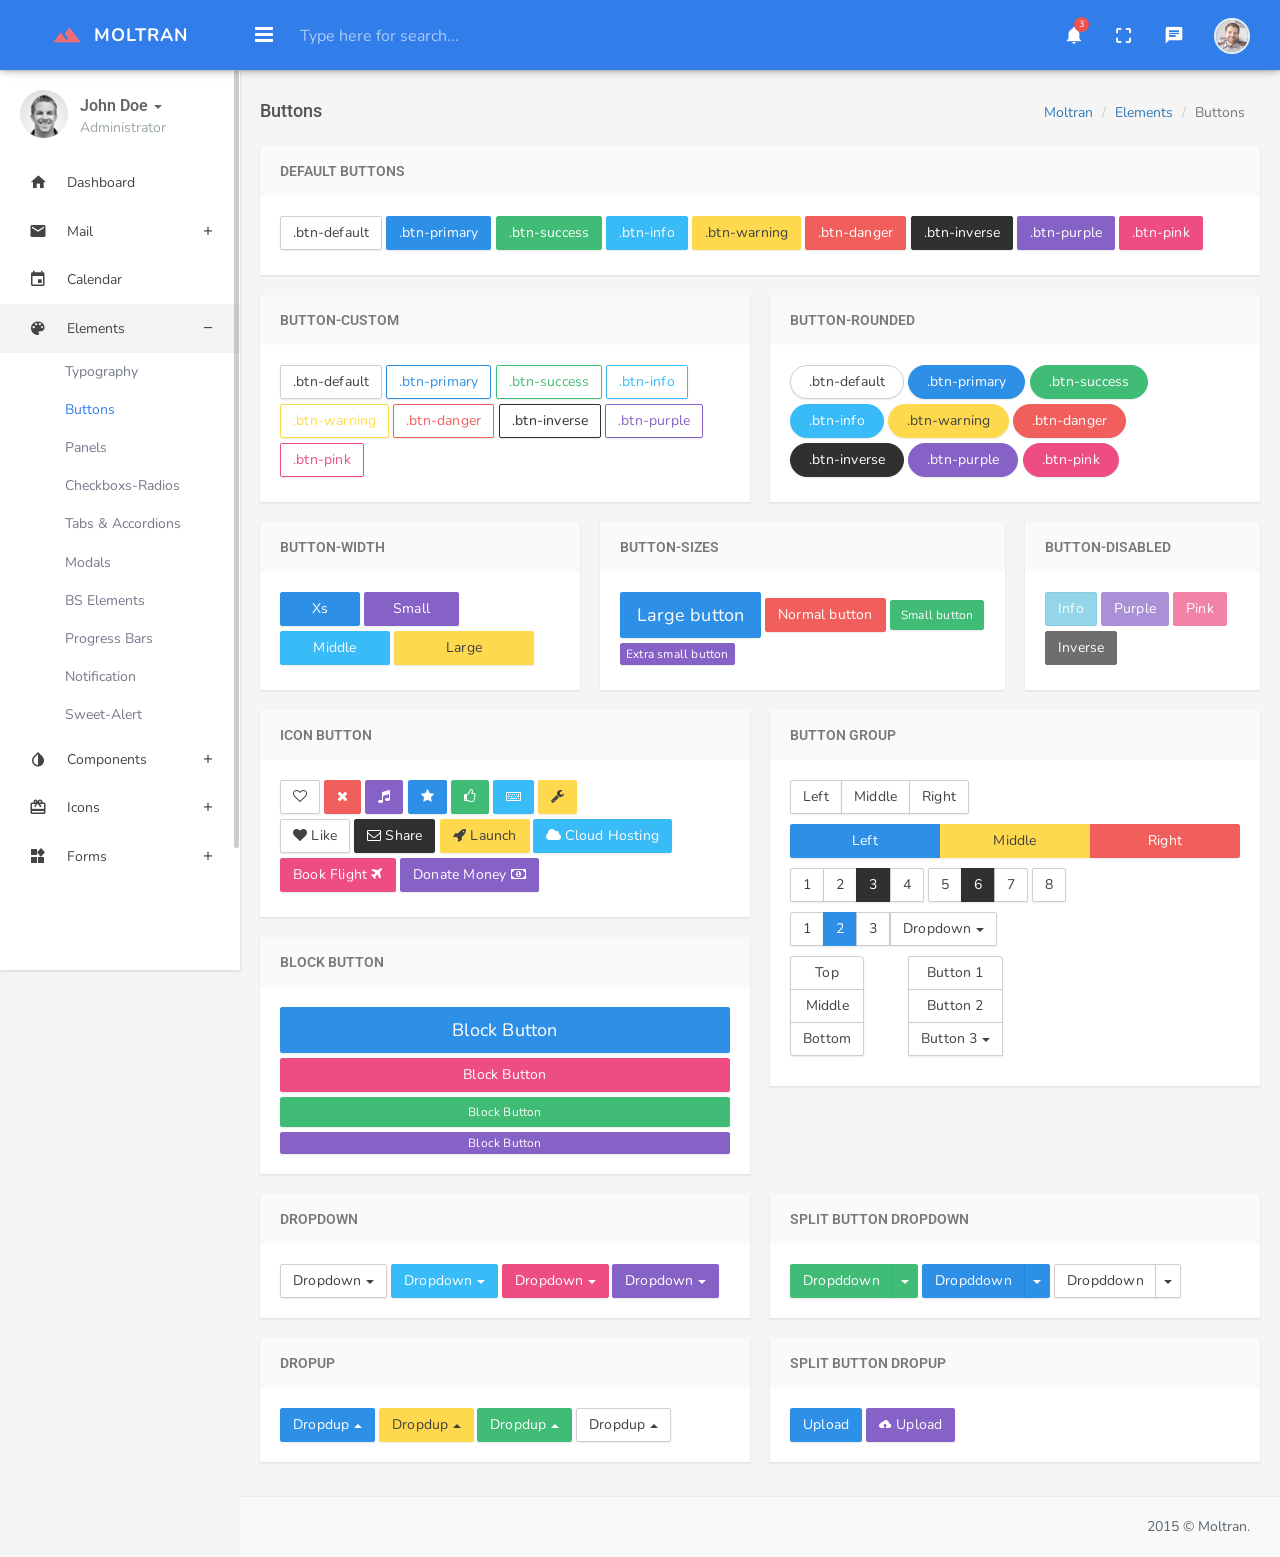
<file: Admin_Theme/buttons.html>
<!DOCTYPE html>
<html>
    <head>
        <meta charset="utf-8">
        <meta name="viewport" content="width=device-width, initial-scale=1.0">
        <meta name="description" content="A fully featured admin theme which can be used to build CRM, CMS, etc.">
        <meta name="author" content="Coderthemes">

        <link rel="shortcut icon" href="images/favicon_1.ico">

        <title>Moltran - Responsive Admin Dashboard Template</title>

        <!-- Base Css Files -->
        <link href="css/bootstrap.min.css" rel="stylesheet" />

        <!-- Font Icons -->
        <link href="assets/font-awesome/css/font-awesome.min.css" rel="stylesheet" />
        <link href="assets/ionicon/css/ionicons.min.css" rel="stylesheet" />
        <link href="css/material-design-iconic-font.min.css" rel="stylesheet">

        <!-- animate css -->
        <link href="css/animate.css" rel="stylesheet" />

        <!-- Waves-effect -->
        <link href="css/waves-effect.css" rel="stylesheet">

        <!-- sweet alerts -->
        <link href="assets/sweet-alert/sweet-alert.min.css" rel="stylesheet">

        <!-- Custom Files -->
        <link href="css/helper.css" rel="stylesheet" type="text/css" />
        <link href="css/style.css" rel="stylesheet" type="text/css" />

        <!-- HTML5 Shim and Respond.js IE8 support of HTML5 elements and media queries -->
        <!-- WARNING: Respond.js doesn't work if you view the page via file:// -->
        <!--[if lt IE 9]>
        <script src="https://oss.maxcdn.com/libs/html5shiv/3.7.0/html5shiv.js"></script>
        <script src="https://oss.maxcdn.com/libs/respond.js/1.3.0/respond.min.js"></script>
        <![endif]-->

        <script src="js/modernizr.min.js"></script>
        
    </head>



    <body class="fixed-left">
        
        <!-- Begin page -->
        <div id="wrapper">
        
            <!-- Top Bar Start -->
            <div class="topbar">
                <!-- LOGO -->
                <div class="topbar-left">
                    <div class="text-center">
                        <a href="index.html" class="logo"><i class="md md-terrain"></i> <span>Moltran </span></a>
                    </div>
                </div>
                <!-- Button mobile view to collapse sidebar menu -->
                <div class="navbar navbar-default" role="navigation">
                    <div class="container">
                        <div class="">
                            <div class="pull-left">
                                <button class="button-menu-mobile open-left">
                                    <i class="fa fa-bars"></i>
                                </button>
                                <span class="clearfix"></span>
                            </div>
                            <form class="navbar-form pull-left" role="search">
                                <div class="form-group">
                                    <input type="text" class="form-control search-bar" placeholder="Type here for search...">
                                </div>
                                <button type="submit" class="btn btn-search"><i class="fa fa-search"></i></button>
                            </form>

                            <ul class="nav navbar-nav navbar-right pull-right">
                                <li class="dropdown hidden-xs">
                                    <a href="#" data-target="#" class="dropdown-toggle waves-effect waves-light" data-toggle="dropdown" aria-expanded="true">
                                        <i class="md md-notifications"></i> <span class="badge badge-xs badge-danger">3</span>
                                    </a>
                                    <ul class="dropdown-menu dropdown-menu-lg">
                                        <li class="text-center notifi-title">Notification</li>
                                        <li class="list-group">
                                           <!-- list item-->
                                           <a href="javascript:void(0);" class="list-group-item">
                                              <div class="media">
                                                 <div class="pull-left">
                                                    <em class="fa fa-user-plus fa-2x text-info"></em>
                                                 </div>
                                                 <div class="media-body clearfix">
                                                    <div class="media-heading">New user registered</div>
                                                    <p class="m-0">
                                                       <small>You have 10 unread messages</small>
                                                    </p>
                                                 </div>
                                              </div>
                                           </a>
                                           <!-- list item-->
                                            <a href="javascript:void(0);" class="list-group-item">
                                              <div class="media">
                                                 <div class="pull-left">
                                                    <em class="fa fa-diamond fa-2x text-primary"></em>
                                                 </div>
                                                 <div class="media-body clearfix">
                                                    <div class="media-heading">New settings</div>
                                                    <p class="m-0">
                                                       <small>There are new settings available</small>
                                                    </p>
                                                 </div>
                                              </div>
                                            </a>
                                            <!-- list item-->
                                            <a href="javascript:void(0);" class="list-group-item">
                                              <div class="media">
                                                 <div class="pull-left">
                                                    <em class="fa fa-bell-o fa-2x text-danger"></em>
                                                 </div>
                                                 <div class="media-body clearfix">
                                                    <div class="media-heading">Updates</div>
                                                    <p class="m-0">
                                                       <small>There are
                                                          <span class="text-primary">2</span> new updates available</small>
                                                    </p>
                                                 </div>
                                              </div>
                                            </a>
                                           <!-- last list item -->
                                            <a href="javascript:void(0);" class="list-group-item">
                                              <small>See all notifications</small>
                                            </a>
                                        </li>
                                    </ul>
                                </li>
                                <li class="hidden-xs">
                                    <a href="#" id="btn-fullscreen" class="waves-effect waves-light"><i class="md md-crop-free"></i></a>
                                </li>
                                <li class="hidden-xs">
                                    <a href="#" class="right-bar-toggle waves-effect waves-light"><i class="md md-chat"></i></a>
                                </li>
                                <li class="dropdown">
                                    <a href="" class="dropdown-toggle profile" data-toggle="dropdown" aria-expanded="true"><img src="images/avatar-1.jpg" alt="user-img" class="img-circle"> </a>
                                    <ul class="dropdown-menu">
                                        <li><a href="javascript:void(0)"><i class="md md-face-unlock"></i> Profile</a></li>
                                        <li><a href="javascript:void(0)"><i class="md md-settings"></i> Settings</a></li>
                                        <li><a href="javascript:void(0)"><i class="md md-lock"></i> Lock screen</a></li>
                                        <li><a href="javascript:void(0)"><i class="md md-settings-power"></i> Logout</a></li>
                                    </ul>
                                </li>
                            </ul>
                        </div>
                        <!--/.nav-collapse -->
                    </div>
                </div>
            </div>
            <!-- Top Bar End -->


            <!-- ========== Left Sidebar Start ========== -->

            <div class="left side-menu">
                <div class="sidebar-inner slimscrollleft">
                    <div class="user-details">
                        <div class="pull-left">
                            <img src="images/users/avatar-1.jpg" alt="" class="thumb-md img-circle">
                        </div>
                        <div class="user-info">
                            <div class="dropdown">
                                <a href="#" class="dropdown-toggle" data-toggle="dropdown" aria-expanded="false">John Doe <span class="caret"></span></a>
                                <ul class="dropdown-menu">
                                    <li><a href="javascript:void(0)"><i class="md md-face-unlock"></i> Profile<div class="ripple-wrapper"></div></a></li>
                                    <li><a href="javascript:void(0)"><i class="md md-settings"></i> Settings</a></li>
                                    <li><a href="javascript:void(0)"><i class="md md-lock"></i> Lock screen</a></li>
                                    <li><a href="javascript:void(0)"><i class="md md-settings-power"></i> Logout</a></li>
                                </ul>
                            </div>
                            
                            <p class="text-muted m-0">Administrator</p>
                        </div>
                    </div>
                    <!--- Divider -->
                    <div id="sidebar-menu">
                        <ul>
                            <li>
                                <a href="index.html" class="waves-effect"><i class="md md-home"></i><span> Dashboard </span></a>
                            </li>

                            <li class="has_sub">
                                <a href="#" class="waves-effect"><i class="md md-mail"></i><span> Mail </span><span class="pull-right"><i class="md md-add"></i></span></a>
                                <ul class="list-unstyled">
                                    <li><a href="inbox.html">Inbox</a></li>
                                    <li><a href="email-compose.html">Compose Mail</a></li>
                                    <li><a href="email-read.html">View Mail</a></li>
                                </ul>
                            </li>

                            <li>
                                <a href="calendar.html" class="waves-effect"><i class="md md-event"></i><span> Calendar </span></a>
                            </li>

                            <li class="has_sub">
                                <a href="#" class="waves-effect active"><i class="md md-palette"></i> <span> Elements </span> <span class="pull-right"><i class="md md-add"></i></span></a>
                                <ul class="list-unstyled">
                                    <li><a href="typography.html">Typography</a></li>
                                    <li class="active"><a href="buttons.html">Buttons</a></li>
                                    <li><a href="panels.html">Panels</a></li>
                                    <li><a href="checkbox-radio.html">Checkboxs-Radios</a></li>
                                    <li><a href="tabs-accordions.html">Tabs &amp; Accordions</a></li>
                                    <li><a href="modals.html">Modals</a></li>
                                    <li><a href="bootstrap-ui.html">BS Elements</a></li>
                                    <li><a href="progressbars.html">Progress Bars</a></li>
                                    <li><a href="notification.html">Notification</a></li>
                                    <li><a href="sweet-alert.html">Sweet-Alert</a></li>
                                </ul>
                            </li>

                            <li class="has_sub">
                                <a href="#" class="waves-effect"><i class="md md-invert-colors-on"></i><span> Components </span><span class="pull-right"><i class="md md-add"></i></span></a>
                                <ul class="list-unstyled">
                                    <li><a href="grid.html">Grid</a></li>
                                    <li><a href="portlets.html">Portlets</a></li>
                                    <li><a href="widgets.html">Widgets</a></li>
                                    <li><a href="nestable-list.html">Nesteble</a></li>
                                    <li><a href="ui-sliders.html">Sliders </a></li>
                                    <li><a href="gallery.html">Gallery </a></li>
                                    <li><a href="pricing.html">Pricing Table </a></li>
                                </ul>
                            </li>

                            <li class="has_sub">
                                <a href="#" class="waves-effect"><i class="md md-redeem"></i> <span> Icons </span> <span class="pull-right"><i class="md md-add"></i></span></a>
                                <ul class="list-unstyled">
                                    <li><a href="material-icon.html">Material Design</a></li>
                                    <li><a href="ion-icons.html">Ion Icons</a></li>
                                    <li><a href="font-awesome.html">Font awesome</a></li>
                                </ul>
                            </li>
                            
                            <li class="has_sub">
                                <a href="#" class="waves-effect"><i class="md md-now-widgets"></i><span> Forms </span><span class="pull-right"><i class="md md-add"></i></span></a>
                                <ul class="list-unstyled">
                                    <li><a href="form-elements.html">General Elements</a></li>
                                    <li><a href="form-validation.html">Form Validation</a></li>
                                    <li><a href="form-advanced.html">Advanced Form</a></li>
                                    <li><a href="form-wizard.html">Form Wizard</a></li>
                                    <li><a href="form-editor.html">WYSIWYG Editor</a></li>
                                    <li><a href="code-editor.html">Code Editors</a></li>
                                    <li><a href="form-uploads.html">Multiple File Upload</a></li>
                                    <li><a href="form-xeditable.html">X-editable</a></li>
                                </ul>
                            </li>

                            <li class="has_sub">
                                <a href="#" class="waves-effect"><i class="md md-view-list"></i><span> Data Tables </span><span class="pull-right"><i class="md md-add"></i></span></a>
                                <ul class="list-unstyled">
                                    <li><a href="tables.html">Basic Tables</a></li>
                                    <li><a href="table-datatable.html">Data Table</a></li>
                                    <li><a href="tables-editable.html">Editable Table</a></li>
                                    <li><a href="responsive-table.html">Responsive Table</a></li>
                                </ul>
                            </li>

                            <li class="has_sub">
                                <a href="#" class="waves-effect"><i class="md md-poll"></i><span> Charts </span><span class="pull-right"><i class="md md-add"></i></span></a>
                                <ul class="list-unstyled">
                                    <li><a href="morris-chart.html">Morris Chart</a></li>
                                    <li><a href="chartjs.html">Chartjs</a></li>
                                    <li><a href="flot-chart.html">Flot Chart</a></li>
                                    <li><a href="peity-chart.html">Peity Charts</a></li>
                                    <li><a href="charts-sparkline.html">Sparkline Charts</a></li>
                                    <li><a href="chart-radial.html">Radial charts</a></li>
                                    <li><a href="other-chart.html">Other Chart</a></li>
                                </ul>
                            </li>

                            <li class="has_sub">
                                <a href="#" class="waves-effect"><i class="md md-place"></i><span> Maps </span><span class="pull-right"><i class="md md-add"></i></span></a>
                                <ul class="list-unstyled">
                                    <li><a href="gmap.html"> Google Map</a></li>
                                    <li><a href="vector-map.html"> Vector Map</a></li>
                                </ul>
                            </li>

                            <li class="has_sub">
                                <a href="#" class="waves-effect"><i class="md md-pages"></i><span> Pages </span><span class="pull-right"><i class="md md-add"></i></span></a>
                                <ul class="list-unstyled">
                                    <li><a href="profile.html">Profile</a></li>
                                    <li><a href="timeline.html">Timeline</a></li>
                                    <li><a href="invoice.html">Invoice</a></li>
                                    <li><a href="email-template.html">Email template</a></li>
                                    <li><a href="contact.html">Contact-list</a></li>
                                    <li><a href="login.html">Login</a></li>
                                    <li><a href="register.html">Register</a></li>
                                    <li><a href="recoverpw.html">Recover Password</a></li>
                                    <li><a href="lock-screen.html">Lock Screen</a></li>
                                    <li><a href="blank.html">Blank Page</a></li>
                                    <li><a href="maintenance.html">Maintenance</a></li>
                                    <li><a href="coming-soon.html">Coming-soon</a></li>
                                    <li><a href="404.html">404 Error</a></li>
                                    <li><a href="404_alt.html">404 alt</a></li>
                                    <li><a href="500.html">500 Error</a></li>
                                </ul>
                            </li>

                            <li class="has_sub">
                                <a href="javascript:void(0);" class="waves-effect"><i class="md md-share"></i><span>Multi Level </span><span class="pull-right"><i class="md md-add"></i></span></a>
                                <ul>
                                    <li class="has_sub">
                                        <a href="javascript:void(0);" class="waves-effect"><span>Menu Level 1.1</span> <span class="pull-right"><i class="md md-add"></i></span></a>
                                        <ul style="">
                                            <li><a href="javascript:void(0);"><span>Menu Level 2.1</span></a></li>
                                            <li><a href="javascript:void(0);"><span>Menu Level 2.2</span></a></li>
                                            <li><a href="javascript:void(0);"><span>Menu Level 2.3</span></a></li>
                                        </ul>
                                    </li>
                                    <li>
                                        <a href="javascript:void(0);"><span>Menu Level 1.2</span></a>
                                    </li>
                                </ul>
                            </li>
                        </ul>
                        <div class="clearfix"></div>
                    </div>
                    <div class="clearfix"></div>
                </div>
            </div>
            <!-- Left Sidebar End --> 



            <!-- ============================================================== -->
            <!-- Start right Content here -->
            <!-- ============================================================== -->                      
            <div class="content-page">
                <!-- Start content -->
                <div class="content">
                    <div class="container">

                        <!-- Page-Title -->
                        <div class="row">
                            <div class="col-sm-12">
                                <h4 class="pull-left page-title">Buttons</h4>
                                <ol class="breadcrumb pull-right">
                                    <li><a href="#">Moltran</a></li>
                                    <li><a href="#">Elements</a></li>
                                    <li class="active">Buttons</li>
                                </ol>
                            </div>
                        </div>
				

        				<div class="row">
                            <div class="col-md-12">
                                <div class="panel panel-default">
                                    <div class="panel-heading">
                                        <h3 class="panel-title">Default Buttons</h3>
                                    </div>
                                    <div class="panel-body">
                                        <button type="button" class="btn btn-default waves-effect m-b-5">.btn-default</button>
                                        <button type="button" class="btn btn-primary waves-effect waves-light m-b-5">.btn-primary</button>
                                        <button type="button" class="btn btn-success waves-effect waves-light m-b-5">.btn-success</button>
                                        <button type="button" class="btn btn-info waves-effect waves-light m-b-5">.btn-info</button>
                                        <button type="button" class="btn btn-warning waves-effect waves-light m-b-5">.btn-warning</button>
                                        <button type="button" class="btn btn-danger waves-effect waves-light m-b-5">.btn-danger</button>
                                        <button type="button" class="btn btn-inverse waves-effect waves-light m-b-5">.btn-inverse</button>
                                        <button type="button" class="btn btn-purple waves-effect waves-light m-b-5">.btn-purple</button>
                                        <button type="button" class="btn btn-pink waves-effect waves-light m-b-5">.btn-pink</button>
                                    </div>
                                </div>
                            </div>
                        </div>
                        <!-- end row -->

                        <div class="row">
                            <div class="col-lg-6">
                                <div class="panel panel-default">
                                    <div class="panel-heading">
                                        <h3 class="panel-title">Button-Custom</h3>
                                    </div>
                                    <div class="panel-body">
                                        <button type="button" class="btn btn-default btn-custom waves-effect m-b-5">.btn-default</button>
                                        <button type="button" class="btn btn-primary btn-custom waves-effect waves-light m-b-5">.btn-primary</button>
                                        <button type="button" class="btn btn-success btn-custom waves-effect waves-light m-b-5">.btn-success</button>
                                        <button type="button" class="btn btn-info btn-custom waves-effect waves-light m-b-5">.btn-info</button>
                                        <button type="button" class="btn btn-warning btn-custom waves-effect waves-light m-b-5">.btn-warning</button>
                                        <button type="button" class="btn btn-danger btn-custom waves-effect waves-light m-b-5">.btn-danger</button>
                                        <button type="button" class="btn btn-inverse btn-custom waves-effect waves-light m-b-5">.btn-inverse</button>
                                        <button type="button" class="btn btn-purple btn-custom waves-effect waves-light m-b-5">.btn-purple</button>
                                        <button type="button" class="btn btn-pink btn-custom waves-effect waves-light m-b-5">.btn-pink</button>
                                    </div>
                                </div>
                            </div>
                            <div class="col-lg-6">
                                <div class="panel panel-default">
                                    <div class="panel-heading">
                                        <h3 class="panel-title">Button-Rounded</h3>
                                    </div>
                                    <div class="panel-body">
                                        <button type="button" class="btn btn-default btn-rounded waves-effect m-b-5">.btn-default</button>
                                        <button type="button" class="btn btn-primary btn-rounded waves-effect waves-light m-b-5">.btn-primary</button>
                                        <button type="button" class="btn btn-success btn-rounded waves-effect waves-light m-b-5">.btn-success</button>
                                        <button type="button" class="btn btn-info btn-rounded waves-effect waves-light m-b-5">.btn-info</button>
                                        <button type="button" class="btn btn-warning btn-rounded waves-effect waves-light m-b-5">.btn-warning</button>
                                        <button type="button" class="btn btn-danger btn-rounded waves-effect waves-light m-b-5">.btn-danger</button>
                                        <button type="button" class="btn btn-inverse btn-rounded waves-effect waves-light m-b-5">.btn-inverse</button>
                                        <button type="button" class="btn btn-purple btn-rounded waves-effect waves-light m-b-5">.btn-purple</button>
                                        <button type="button" class="btn btn-pink btn-rounded waves-effect waves-light m-b-5">.btn-pink</button>
                                    </div>
                                </div>
                            </div>
                        </div> 
                        <!-- end row -->

                        <div class="row">
                            <div class="col-lg-4">
                                <div class="panel panel-default">
                                    <div class="panel-heading">
                                        <h3 class="panel-title">Button-Width</h3>
                                    </div>
                                    <div class="panel-body">
                                        <button type="button" class="btn btn-primary waves-effect waves-light w-xs m-b-5">Xs</button>
                                        <button type="button" class="btn btn-purple waves-effect waves-light w-sm m-b-5">Small</button>
                                        <button type="button" class="btn btn-info waves-effect waves-light w-md m-b-5">Middle</button>
                                        <button type="button" class="btn btn-warning waves-effect waves-light w-lg m-b-5">Large</button>
                                        
                                    </div>
                                </div>
                            </div>
                            <div class="col-lg-5">
                                <div class="panel panel-default">
                                    <div class="panel-heading">
                                        <h3 class="panel-title">Button-Sizes</h3>
                                    </div>
                                    <div class="panel-body">
                                        <button class="btn btn-primary waves-effect waves-light btn-lg m-b-5">Large button</button> 
                                        <button class="btn btn-danger waves-effect waves-light m-b-5">Normal button</button> 
                                        <button class="btn btn-success waves-effect waves-light btn-sm m-b-5">Small button</button> 
                                        <button class="btn btn-purple waves-effect waves-light btn-xs m-b-5">Extra small button</button> 
                                    </div>
                                </div>
                            </div>
                            <div class="col-lg-3">
                                <div class="panel panel-default">
                                    <div class="panel-heading">
                                        <h3 class="panel-title">Button-Disabled</h3>
                                    </div>
                                    <div class="panel-body">
                                        <button class="btn btn-info disabled m-b-5">Info</button> 
                                        <button class="btn btn-purple disabled m-b-5">Purple</button> 
                                        <button class="btn btn-pink disabled m-b-5">Pink</button> 
                                        <button class="btn btn-inverse disabled m-b-5">Inverse</button>
                                    </div>
                                </div>
                            </div>
                        </div>
                       <!-- end row-->

                       <div class="row">
                            <div class="col-lg-6">
                                <div class="panel panel-default">
                                    <div class="panel-heading">
                                        <h3 class="panel-title">Icon Button</h3>
                                    </div>
                                    <div class="panel-body">
                                        <button class="btn btn-icon waves-effect btn-default m-b-5"> <i class="fa fa-heart-o"></i> </button> 
                                        <button class="btn btn-icon waves-effect waves-light btn-danger m-b-5"> <i class="fa fa-remove"></i> </button> 
                                        <button class="btn btn-icon waves-effect waves-light btn-purple m-b-5"> <i class="fa fa-music"></i> </button> 
                                        <button class="btn btn-icon waves-effect waves-light btn-primary m-b-5"> <i class="fa fa-star"></i> </button> 
                                        <button class="btn btn-icon waves-effect waves-light btn-success m-b-5"> <i class="fa fa-thumbs-o-up"></i> </button> 
                                        <button class="btn btn-icon waves-effect waves-light btn-info m-b-5"> <i class="fa fa-keyboard-o"></i> </button> 
                                        <button class="btn btn-icon waves-effect waves-light btn-warning m-b-5"> <i class="fa fa-wrench"></i> </button> 
                                        <br>
                                        <button class="btn btn-default waves-effect m-b-5"> <i class="fa fa-heart"></i> <span>Like</span> </button> 
                                        <button class="btn btn-inverse waves-effect waves-light m-b-5"> <i class="fa fa-envelope-o"></i> <span>Share</span> </button> 
                                        <button class="btn btn-warning waves-effect waves-light m-b-5"> <i class="fa fa-rocket"></i> <span>Launch</span> </button> 
                                        <button class="btn btn-info waves-effect waves-light m-b-5"> <i class="fa fa-cloud"></i> <span>Cloud Hosting</span> </button> 
                                        <button class="btn btn-pink waves-effect waves-light m-b-5"> <span>Book Flight</span> <i class="fa fa-plane"></i> </button> 
                                        <button class="btn btn-purple waves-effect waves-light m-b-5"> <span>Donate Money</span> <i class="fa fa-money"></i> </button>
                                    </div>
                                </div>
                                <div class="panel panel-default">
                                    <div class="panel-heading">
                                        <h3 class="panel-title">Block Button</h3>
                                    </div>
                                    <div class="panel-body">
                                        <button type="button" class="btn btn-block btn-lg btn-primary waves-effect waves-light">Block Button</button>
                                        <button type="button" class="btn btn-block btn--md btn-pink waves-effect waves-light">Block Button</button>
                                        <button type="button" class="btn btn-block btn-sm btn-success waves-effect waves-light">Block Button</button>
                                        <button type="button" class="btn btn-block btn-xs btn-purple waves-effect waves-light">Block Button</button>
                                    </div>
                                </div>
                            </div>
                            <div class="col-lg-6">
                                <div class="panel panel-default">
                                    <div class="panel-heading">
                                        <h3 class="panel-title">Button Group</h3>
                                    </div>
                                    <div class="panel-body">
                                        <div class="btn-group m-b-10">
                                            <button type="button" class="btn btn-default waves-effect">Left</button> 
                                            <button type="button" class="btn btn-default waves-effect">Middle</button> 
                                            <button type="button" class="btn btn-default waves-effect">Right</button>
                                        </div>
                                        <br>
                                        <div class="btn-group btn-group-justified m-b-10">
                                            <a class="btn btn-primary waves-effect waves-light" role="button">Left</a>
                                            <a class="btn btn-warning waves-effect waves-light" role="button">Middle</a>
                                            <a class="btn btn-danger waves-effect waves-light" role="button">Right</a>
                                        </div>
                                        <div class="btn-group m-b-10">
                                           <button type="button" class="btn btn-default waves-effect">1</button>
                                           <button type="button" class="btn btn-default waves-effect">2</button>
                                           <button type="button" class="btn btn-inverse waves-effect">3</button>
                                           <button type="button" class="btn btn-default waves-effect">4</button>
                                        </div>
                                        <div class="btn-group m-b-10">
                                           <button type="button" class="btn btn-default waves-effect">5</button>
                                           <button type="button" class="btn btn-inverse waves-effect">6</button>
                                           <button type="button" class="btn btn-default waves-effect">7</button>
                                        </div>
                                        <div class="btn-group m-b-10">
                                           <button type="button" class="btn btn-default waves-effect">8</button>
                                        </div>
                                        <br>
                                        <div class="btn-group m-b-10">
                                            <button type="button" class="btn btn-default waves-effect">1</button>
                                            <button type="button" class="btn btn-primary waves-effect">2</button>
                                            <button type="button" class="btn btn-default waves-effect">3</button>
                                            <div class="btn-group">
                                                <button type="button" class="btn btn-default dropdown-toggle  waves-effect" data-toggle="dropdown" aria-expanded="false"> Dropdown <span class="caret"></span> </button>
                                                <ul class="dropdown-menu">
                                                    <li><a href="#">Dropdown link 1</a></li>
                                                    <li><a href="#">Dropdown link 2</a></li>
                                                    <li><a href="#">Dropdown link 3</a></li>
                                                </ul>
                                            </div>
                                        </div>
                                        <div class="row">
                                            <div class="col-md-3">
                                                <div class="btn-group-vertical m-b-10">
                                                    <button type="button" class="btn btn-default waves-effect">Top</button>
                                                    <button type="button" class="btn btn-default waves-effect">Middle</button>
                                                    <button type="button" class="btn btn-default waves-effect">Bottom</button>
                                                </div>
                                            </div>
                                            <div class="col-md-3">
                                                <div class="btn-group-vertical m-b-10">    
                                                    <button type="button" class="btn btn-default waves-effect">Button 1</button>
                                                    <button type="button" class="btn btn-default waves-effect">Button 2</button>
                                                    <button type="button" class="btn btn-default dropdown-toggle waves-effect" data-toggle="dropdown" aria-expanded="false"> Button 3 <span class="caret"></span> </button>
                                                    <ul class="dropdown-menu">
                                                        <li><a href="#">Dropdown link 1</a></li>
                                                        <li><a href="#">Dropdown link 2</a></li>
                                                        <li><a href="#">Dropdown link 3</a></li>
                                                    </ul>
                                                </div>
                                            </div>
                                        </div>
                                    </div>
                                </div>
                            </div>
                        </div>
                        <!-- end row -->

                        <div class="row">
                            <div class="col-lg-6">
                                <div class="panel panel-default">
                                    <div class="panel-heading">
                                        <h3 class="panel-title">Dropdown</h3>
                                    </div>
                                    <div class="panel-body">
                                        <div class="btn-group">
                                            <button type="button" class="btn btn-default dropdown-toggle waves-effect" data-toggle="dropdown" aria-expanded="false">Dropdown <span class="caret"></span></button>
                                            <ul class="dropdown-menu" role="menu">
                                                <li><a href="#">Action</a></li>
                                                <li><a href="#">Another action</a></li>
                                                <li><a href="#">Something else here</a></li>
                                                <li class="divider"></li>
                                                <li><a href="#">Separated link</a></li>
                                            </ul>
                                        </div>
                                        <div class="btn-group">
                                            <button type="button" class="btn btn-info dropdown-toggle waves-effect waves-light" data-toggle="dropdown" aria-expanded="false">Dropdown <span class="caret"></span></button>
                                            <ul class="dropdown-menu" role="menu">
                                                <li><a href="#">Action</a></li>
                                                <li><a href="#">Another action</a></li>
                                                <li><a href="#">Something else here</a></li>
                                                <li class="divider"></li>
                                                <li><a href="#">Separated link</a></li>
                                            </ul>
                                        </div>
                                        <div class="btn-group">
                                            <button type="button" class="btn btn-pink dropdown-toggle waves-effect waves-light" data-toggle="dropdown" aria-expanded="false">Dropdown <span class="caret"></span></button>
                                            <ul class="dropdown-menu" role="menu">
                                                <li><a href="#">Action</a></li>
                                                <li><a href="#">Another action</a></li>
                                                <li><a href="#">Something else here</a></li>
                                                <li class="divider"></li>
                                                <li><a href="#">Separated link</a></li>
                                            </ul>
                                        </div>
                                        <div class="btn-group">
                                            <button type="button" class="btn btn-purple dropdown-toggle waves-effect waves-light" data-toggle="dropdown" aria-expanded="false">Dropdown <span class="caret"></span></button>
                                            <ul class="dropdown-menu" role="menu">
                                                <li><a href="#">Action</a></li>
                                                <li><a href="#">Another action</a></li>
                                                <li><a href="#">Something else here</a></li>
                                                <li class="divider"></li>
                                                <li><a href="#">Separated link</a></li>
                                            </ul>
                                        </div>
                                    </div>
                                </div>
                            </div>

                            <div class="col-lg-6">
                                <div class="panel panel-default">
                                    <div class="panel-heading">
                                        <h3 class="panel-title">Split button dropdown</h3>
                                    </div>
                                    <div class="panel-body">
                                        <div class="btn-group dropdown">
                                            <button type="button" class="btn btn-success waves-effect waves-light">Dropddown</button>
                                            <button type="button" class="btn btn-success dropdown-toggle waves-effect waves-light" data-toggle="dropdown" aria-expanded="false"><i class="caret"></i></button>
                                            <ul class="dropdown-menu" role="menu">
                                                <li><a href="#">Action</a></li>
                                                <li><a href="#">Another action</a></li>
                                                <li><a href="#">Something else here</a></li>
                                                <li class="divider"></li>
                                                <li><a href="#">Separated link</a></li>
                                            </ul>
                                        </div>
                                        <div class="btn-group dropdown">
                                            <button type="button" class="btn btn-primary waves-effect waves-light">Dropddown</button>
                                            <button type="button" class="btn btn-primary dropdown-toggle waves-effect waves-light" data-toggle="dropdown" aria-expanded="false"><i class="caret"></i></button>
                                            <ul class="dropdown-menu" role="menu">
                                                <li><a href="#">Action</a></li>
                                                <li><a href="#">Another action</a></li>
                                                <li><a href="#">Something else here</a></li>
                                                <li class="divider"></li>
                                                <li><a href="#">Separated link</a></li>
                                            </ul>
                                        </div>
                                        <div class="btn-group dropdown">
                                            <button type="button" class="btn btn-default waves-effect">Dropddown</button>
                                            <button type="button" class="btn btn-default dropdown-toggle waves-effect" data-toggle="dropdown" aria-expanded="false"><i class="caret"></i></button>
                                            <ul class="dropdown-menu" role="menu">
                                                <li><a href="#">Action</a></li>
                                                <li><a href="#">Another action</a></li>
                                                <li><a href="#">Something else here</a></li>
                                                <li class="divider"></li>
                                                <li><a href="#">Separated link</a></li>
                                            </ul>
                                        </div>
                                    </div>
                                </div>
                            </div>
                            
                        </div>
                        <!-- end row -->

                        <div class="row">
                            
                            <div class="col-lg-6">
                                <div class="panel panel-default">
                                    <div class="panel-heading">
                                        <h3 class="panel-title">Dropup</h3>
                                    </div>
                                    <div class="panel-body">
                                        <div class="btn-group dropup">
                                            <button type="button" class="btn btn-primary dropdown-toggle waves-effect waves-light" data-toggle="dropdown" aria-expanded="false">Dropdup <span class="caret"></span></button>
                                            <ul class="dropdown-menu" role="menu">
                                                <li><a href="#">Action</a></li>
                                                <li><a href="#">Another action</a></li>
                                                <li><a href="#">Something else here</a></li>
                                                <li class="divider"></li>
                                                <li><a href="#">Separated link</a></li>
                                            </ul>
                                        </div>
                                        <div class="btn-group dropup">
                                            <button type="button" class="btn btn-warning dropdown-toggle waves-effect waves-light" data-toggle="dropdown" aria-expanded="false">Dropdup <span class="caret"></span></button>
                                            <ul class="dropdown-menu" role="menu">
                                                <li><a href="#">Action</a></li>
                                                <li><a href="#">Another action</a></li>
                                                <li><a href="#">Something else here</a></li>
                                                <li class="divider"></li>
                                                <li><a href="#">Separated link</a></li>
                                            </ul>
                                        </div>
                                        <div class="btn-group dropup">
                                            <button type="button" class="btn btn-success dropdown-toggle waves-effect waves-light" data-toggle="dropdown" aria-expanded="false">Dropdup <span class="caret"></span></button>
                                            <ul class="dropdown-menu" role="menu">
                                                <li><a href="#">Action</a></li>
                                                <li><a href="#">Another action</a></li>
                                                <li><a href="#">Something else here</a></li>
                                                <li class="divider"></li>
                                                <li><a href="#">Separated link</a></li>
                                            </ul>
                                        </div>
                                        <div class="btn-group dropup">
                                            <button type="button" class="btn btn-default dropdown-toggle waves-effect" data-toggle="dropdown" aria-expanded="false">Dropdup <span class="caret"></span></button>
                                            <ul class="dropdown-menu" role="menu">
                                                <li><a href="#">Action</a></li>
                                                <li><a href="#">Another action</a></li>
                                                <li><a href="#">Something else here</a></li>
                                                <li class="divider"></li>
                                                <li><a href="#">Separated link</a></li>
                                            </ul>
                                        </div>
                                    </div>
                                </div>
                            </div>

                            <div class="col-lg-6">
                                <div class="panel panel-default">
                                    <div class="panel-heading">
                                        <h3 class="panel-title">Split button dropup</h3>
                                    </div>
                                    <div class="panel-body">
                                        <div class="fileUpload btn btn-primary waves-effect waves-light">
                                            <span>Upload</span>
                                            <input type="file" class="upload">
                                        </div>
                                        <div class="fileUpload btn btn-purple waves-effect waves-light">
                                            <span><i class="ion-upload m-r-5"></i>Upload</span>
                                            <input type="file" class="upload">
                                        </div>
                                    </div>
                                </div>
                            </div>
                        </div>
                        <!-- end row -->

                    </div> <!-- container -->
                               
                </div> <!-- content -->

                <footer class="footer text-right">
                    2015 © Moltran.
                </footer>

            </div>
            <!-- ============================================================== -->
            <!-- End Right content here -->
            <!-- ============================================================== -->


            <!-- Right Sidebar -->
            <div class="side-bar right-bar nicescroll">
                <h4 class="text-center">Chat</h4>
                <div class="contact-list nicescroll">
                    <ul class="list-group contacts-list">
                        <li class="list-group-item">
                            <a href="#">
                                <div class="avatar">
                                    <img src="images/users/avatar-1.jpg" alt="">
                                </div>
                                <span class="name">Chadengle</span>
                                <i class="fa fa-circle online"></i>
                            </a>
                            <span class="clearfix"></span>
                        </li>
                        <li class="list-group-item">
                            <a href="#">
                                <div class="avatar">
                                    <img src="images/users/avatar-2.jpg" alt="">
                                </div>
                                <span class="name">Tomaslau</span>
                                <i class="fa fa-circle online"></i>
                            </a>
                            <span class="clearfix"></span>
                        </li>
                        <li class="list-group-item">
                            <a href="#">
                                <div class="avatar">
                                    <img src="images/users/avatar-3.jpg" alt="">
                                </div>
                                <span class="name">Stillnotdavid</span>
                                <i class="fa fa-circle online"></i>
                            </a>
                            <span class="clearfix"></span>
                        </li>
                        <li class="list-group-item">
                            <a href="#">
                                <div class="avatar">
                                    <img src="images/users/avatar-4.jpg" alt="">
                                </div>
                                <span class="name">Kurafire</span>
                                <i class="fa fa-circle online"></i>
                            </a>
                            <span class="clearfix"></span>
                        </li>
                        <li class="list-group-item">
                            <a href="#">
                                <div class="avatar">
                                    <img src="images/users/avatar-5.jpg" alt="">
                                </div>
                                <span class="name">Shahedk</span>
                                <i class="fa fa-circle away"></i>
                            </a>
                            <span class="clearfix"></span>
                        </li>
                        <li class="list-group-item">
                            <a href="#">
                                <div class="avatar">
                                    <img src="images/users/avatar-6.jpg" alt="">
                                </div>
                                <span class="name">Adhamdannaway</span>
                                <i class="fa fa-circle away"></i>
                            </a>
                            <span class="clearfix"></span>
                        </li>
                        <li class="list-group-item">
                            <a href="#">
                                <div class="avatar">
                                    <img src="images/users/avatar-7.jpg" alt="">
                                </div>
                                <span class="name">Ok</span>
                                <i class="fa fa-circle away"></i>
                            </a>
                            <span class="clearfix"></span>
                        </li>
                        <li class="list-group-item">
                            <a href="#">
                                <div class="avatar">
                                    <img src="images/users/avatar-8.jpg" alt="">
                                </div>
                                <span class="name">Arashasghari</span>
                                <i class="fa fa-circle offline"></i>
                            </a>
                            <span class="clearfix"></span>
                        </li>
                        <li class="list-group-item">
                            <a href="#">
                                <div class="avatar">
                                    <img src="images/users/avatar-9.jpg" alt="">
                                </div>
                                <span class="name">Joshaustin</span>
                                <i class="fa fa-circle offline"></i>
                            </a>
                            <span class="clearfix"></span>
                        </li>
                        <li class="list-group-item">
                            <a href="#">
                                <div class="avatar">
                                    <img src="images/users/avatar-10.jpg" alt="">
                                </div>
                                <span class="name">Sortino</span>
                                <i class="fa fa-circle offline"></i>
                            </a>
                            <span class="clearfix"></span>
                        </li>
                    </ul>  
                </div>
            </div>
            <!-- /Right-bar -->


        </div>
        <!-- END wrapper -->
    
        <script>
            var resizefunc = [];
        </script>

        <!-- jQuery  -->
        <script src="js/jquery.min.js"></script>
        <script src="js/bootstrap.min.js"></script>
        <script src="js/waves.js"></script>
        <script src="js/wow.min.js"></script>
        <script src="js/jquery.nicescroll.js" type="text/javascript"></script>
        <script src="js/jquery.scrollTo.min.js"></script>
        <script src="assets/jquery-sparkline/jquery.sparkline.min.js"></script>
        <script src="assets/jquery-detectmobile/detect.js"></script>
        <script src="assets/fastclick/fastclick.js"></script>
        <script src="assets/jquery-slimscroll/jquery.slimscroll.js"></script>
        <script src="assets/jquery-blockui/jquery.blockUI.js"></script>


        <!-- CUSTOM JS -->
        <script src="js/jquery.app.js"></script>
	
	</body>
</html>
</file>
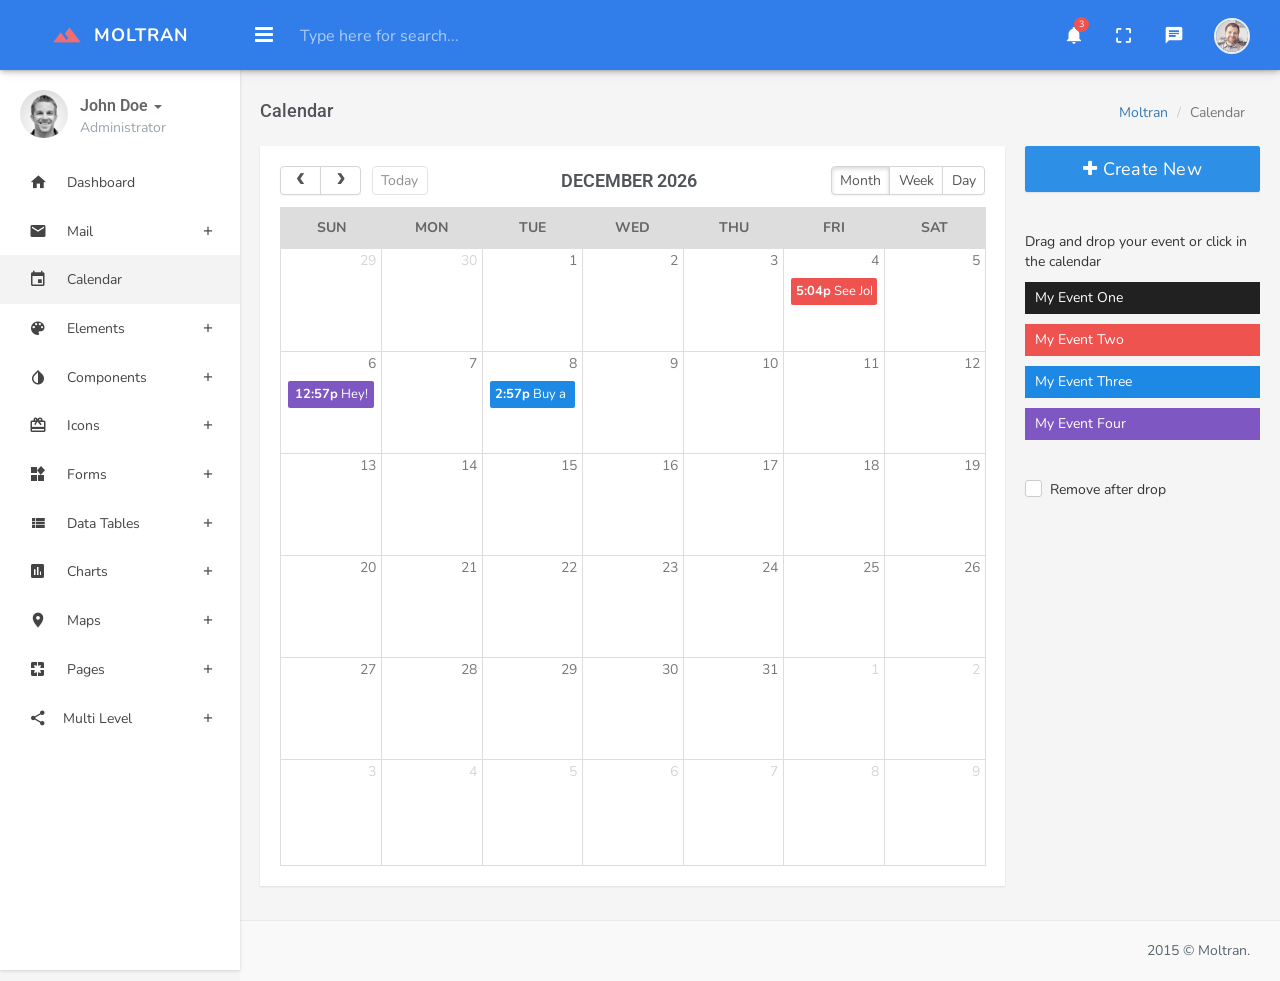
<file: Admin_Theme/calendar.html>
<!DOCTYPE html>
<html>
    <head>
        <meta charset="utf-8">
        <meta name="viewport" content="width=device-width, initial-scale=1.0">
        <meta name="description" content="A fully featured admin theme which can be used to build CRM, CMS, etc.">
        <meta name="author" content="Coderthemes">

        <link rel="shortcut icon" href="images/favicon_1.ico">

        <title>Moltran - Responsive Admin Dashboard Template</title>

        <!-- Base Css Files -->
        <link href="css/bootstrap.min.css" rel="stylesheet" />

        <!-- Font Icons -->
        <link href="assets/font-awesome/css/font-awesome.min.css" rel="stylesheet" />
        <link href="assets/ionicon/css/ionicons.min.css" rel="stylesheet" />
        <link href="css/material-design-iconic-font.min.css" rel="stylesheet">

        <!-- animate css -->
        <link href="css/animate.css" rel="stylesheet" />

        <!-- Waves-effect -->
        <link href="css/waves-effect.css" rel="stylesheet">

        <!--calendar css-->
        <link href="assets/fullcalendar/fullcalendar.css" rel="stylesheet" />
        <link href="assets/select2/select2.css" rel="stylesheet" type="text/css" />

        <!-- Custom Files -->
        <link href="css/helper.css" rel="stylesheet" type="text/css" />
        <link href="css/style.css" rel="stylesheet" type="text/css" />

        <!-- HTML5 Shim and Respond.js IE8 support of HTML5 elements and media queries -->
        <!-- WARNING: Respond.js doesn't work if you view the page via file:// -->
        <!--[if lt IE 9]>
        <script src="https://oss.maxcdn.com/libs/html5shiv/3.7.0/html5shiv.js"></script>
        <script src="https://oss.maxcdn.com/libs/respond.js/1.3.0/respond.min.js"></script>
        <![endif]-->

        <script src="js/modernizr.min.js"></script>
        
    </head>



    <body class="fixed-left">
        
        <!-- Begin page -->
        <div id="wrapper">
        
            <!-- Top Bar Start -->
            <div class="topbar">
                <!-- LOGO -->
                <div class="topbar-left">
                    <div class="text-center">
                        <a href="index.html" class="logo"><i class="md md-terrain"></i> <span>Moltran </span></a>
                    </div>
                </div>
                <!-- Button mobile view to collapse sidebar menu -->
                <div class="navbar navbar-default" role="navigation">
                    <div class="container">
                        <div class="">
                            <div class="pull-left">
                                <button class="button-menu-mobile open-left">
                                    <i class="fa fa-bars"></i>
                                </button>
                                <span class="clearfix"></span>
                            </div>
                            <form class="navbar-form pull-left" role="search">
                                <div class="form-group">
                                    <input type="text" class="form-control search-bar" placeholder="Type here for search...">
                                </div>
                                <button type="submit" class="btn btn-search"><i class="fa fa-search"></i></button>
                            </form>

                            <ul class="nav navbar-nav navbar-right pull-right">
                                <li class="dropdown hidden-xs">
                                    <a href="#" data-target="#" class="dropdown-toggle waves-effect waves-light" data-toggle="dropdown" aria-expanded="true">
                                        <i class="md md-notifications"></i> <span class="badge badge-xs badge-danger">3</span>
                                    </a>
                                    <ul class="dropdown-menu dropdown-menu-lg">
                                        <li class="text-center notifi-title">Notification</li>
                                        <li class="list-group">
                                           <!-- list item-->
                                           <a href="javascript:void(0);" class="list-group-item">
                                              <div class="media">
                                                 <div class="pull-left">
                                                    <em class="fa fa-user-plus fa-2x text-info"></em>
                                                 </div>
                                                 <div class="media-body clearfix">
                                                    <div class="media-heading">New user registered</div>
                                                    <p class="m-0">
                                                       <small>You have 10 unread messages</small>
                                                    </p>
                                                 </div>
                                              </div>
                                           </a>
                                           <!-- list item-->
                                            <a href="javascript:void(0);" class="list-group-item">
                                              <div class="media">
                                                 <div class="pull-left">
                                                    <em class="fa fa-diamond fa-2x text-primary"></em>
                                                 </div>
                                                 <div class="media-body clearfix">
                                                    <div class="media-heading">New settings</div>
                                                    <p class="m-0">
                                                       <small>There are new settings available</small>
                                                    </p>
                                                 </div>
                                              </div>
                                            </a>
                                            <!-- list item-->
                                            <a href="javascript:void(0);" class="list-group-item">
                                              <div class="media">
                                                 <div class="pull-left">
                                                    <em class="fa fa-bell-o fa-2x text-danger"></em>
                                                 </div>
                                                 <div class="media-body clearfix">
                                                    <div class="media-heading">Updates</div>
                                                    <p class="m-0">
                                                       <small>There are
                                                          <span class="text-primary">2</span> new updates available</small>
                                                    </p>
                                                 </div>
                                              </div>
                                            </a>
                                           <!-- last list item -->
                                            <a href="javascript:void(0);" class="list-group-item">
                                              <small>See all notifications</small>
                                            </a>
                                        </li>
                                    </ul>
                                </li>
                                <li class="hidden-xs">
                                    <a href="#" id="btn-fullscreen" class="waves-effect waves-light"><i class="md md-crop-free"></i></a>
                                </li>
                                <li class="hidden-xs">
                                    <a href="#" class="right-bar-toggle waves-effect waves-light"><i class="md md-chat"></i></a>
                                </li>
                                <li class="dropdown">
                                    <a href="" class="dropdown-toggle profile" data-toggle="dropdown" aria-expanded="true"><img src="images/avatar-1.jpg" alt="user-img" class="img-circle"> </a>
                                    <ul class="dropdown-menu">
                                        <li><a href="javascript:void(0)"><i class="md md-face-unlock"></i> Profile</a></li>
                                        <li><a href="javascript:void(0)"><i class="md md-settings"></i> Settings</a></li>
                                        <li><a href="javascript:void(0)"><i class="md md-lock"></i> Lock screen</a></li>
                                        <li><a href="javascript:void(0)"><i class="md md-settings-power"></i> Logout</a></li>
                                    </ul>
                                </li>
                            </ul>
                        </div>
                        <!--/.nav-collapse -->
                    </div>
                </div>
            </div>
            <!-- Top Bar End -->


            <!-- ========== Left Sidebar Start ========== -->

            <div class="left side-menu">
                <div class="sidebar-inner slimscrollleft">
                    <div class="user-details">
                        <div class="pull-left">
                            <img src="images/users/avatar-1.jpg" alt="" class="thumb-md img-circle">
                        </div>
                        <div class="user-info">
                            <div class="dropdown">
                                <a href="#" class="dropdown-toggle" data-toggle="dropdown" aria-expanded="false">John Doe <span class="caret"></span></a>
                                <ul class="dropdown-menu">
                                    <li><a href="javascript:void(0)"><i class="md md-face-unlock"></i> Profile<div class="ripple-wrapper"></div></a></li>
                                    <li><a href="javascript:void(0)"><i class="md md-settings"></i> Settings</a></li>
                                    <li><a href="javascript:void(0)"><i class="md md-lock"></i> Lock screen</a></li>
                                    <li><a href="javascript:void(0)"><i class="md md-settings-power"></i> Logout</a></li>
                                </ul>
                            </div>
                            
                            <p class="text-muted m-0">Administrator</p>
                        </div>
                    </div>
                    <!--- Divider -->
                    <div id="sidebar-menu">
                        <ul>
                            <li>
                                <a href="index.html" class="waves-effect"><i class="md md-home"></i><span> Dashboard </span></a>
                            </li>

                            <li class="has_sub">
                                <a href="#" class="waves-effect"><i class="md md-mail"></i><span> Mail </span><span class="pull-right"><i class="md md-add"></i></span></a>
                                <ul class="list-unstyled">
                                    <li><a href="inbox.html">Inbox</a></li>
                                    <li><a href="email-compose.html">Compose Mail</a></li>
                                    <li><a href="email-read.html">View Mail</a></li>
                                </ul>
                            </li>

                            <li>
                                <a href="calendar.html" class="waves-effect active"><i class="md md-event"></i><span> Calendar </span></a>
                            </li>

                            <li class="has_sub">
                                <a href="#" class="waves-effect"><i class="md md-palette"></i> <span> Elements </span> <span class="pull-right"><i class="md md-add"></i></span></a>
                                <ul class="list-unstyled">
                                    <li><a href="typography.html">Typography</a></li>
                                    <li><a href="buttons.html">Buttons</a></li>
                                    <li><a href="panels.html">Panels</a></li>
                                    <li><a href="checkbox-radio.html">Checkboxs-Radios</a></li>
                                    <li><a href="tabs-accordions.html">Tabs &amp; Accordions</a></li>
                                    <li><a href="modals.html">Modals</a></li>
                                    <li><a href="bootstrap-ui.html">BS Elements</a></li>
                                    <li><a href="progressbars.html">Progress Bars</a></li>
                                    <li><a href="notification.html">Notification</a></li>
                                    <li><a href="sweet-alert.html">Sweet-Alert</a></li>
                                </ul>
                            </li>

                            <li class="has_sub">
                                <a href="#" class="waves-effect"><i class="md md-invert-colors-on"></i><span> Components </span><span class="pull-right"><i class="md md-add"></i></span></a>
                                <ul class="list-unstyled">
                                    <li><a href="grid.html">Grid</a></li>
                                    <li><a href="portlets.html">Portlets</a></li>
                                    <li><a href="widgets.html">Widgets</a></li>
                                    <li><a href="nestable-list.html">Nesteble</a></li>
                                    <li><a href="ui-sliders.html">Sliders </a></li>
                                    <li><a href="gallery.html">Gallery </a></li>
                                    <li><a href="pricing.html">Pricing Table </a></li>
                                </ul>
                            </li>

                            <li class="has_sub">
                                <a href="#" class="waves-effect"><i class="md md-redeem"></i> <span> Icons </span> <span class="pull-right"><i class="md md-add"></i></span></a>
                                <ul class="list-unstyled">
                                    <li><a href="material-icon.html">Material Design</a></li>
                                    <li><a href="ion-icons.html">Ion Icons</a></li>
                                    <li><a href="font-awesome.html">Font awesome</a></li>
                                </ul>
                            </li>
                            
                            <li class="has_sub">
                                <a href="#" class="waves-effect"><i class="md md-now-widgets"></i><span> Forms </span><span class="pull-right"><i class="md md-add"></i></span></a>
                                <ul class="list-unstyled">
                                    <li><a href="form-elements.html">General Elements</a></li>
                                    <li><a href="form-validation.html">Form Validation</a></li>
                                    <li><a href="form-advanced.html">Advanced Form</a></li>
                                    <li><a href="form-wizard.html">Form Wizard</a></li>
                                    <li><a href="form-editor.html">WYSIWYG Editor</a></li>
                                    <li><a href="code-editor.html">Code Editors</a></li>
                                    <li><a href="form-uploads.html">Multiple File Upload</a></li>
                                    <li><a href="form-xeditable.html">X-editable</a></li>
                                </ul>
                            </li>

                            <li class="has_sub">
                                <a href="#" class="waves-effect"><i class="md md-view-list"></i><span> Data Tables </span><span class="pull-right"><i class="md md-add"></i></span></a>
                                <ul class="list-unstyled">
                                    <li><a href="tables.html">Basic Tables</a></li>
                                    <li><a href="table-datatable.html">Data Table</a></li>
                                    <li><a href="tables-editable.html">Editable Table</a></li>
                                    <li><a href="responsive-table.html">Responsive Table</a></li>
                                </ul>
                            </li>

                            <li class="has_sub">
                                <a href="#" class="waves-effect"><i class="md md-poll"></i><span> Charts </span><span class="pull-right"><i class="md md-add"></i></span></a>
                                <ul class="list-unstyled">
                                    <li><a href="morris-chart.html">Morris Chart</a></li>
                                    <li><a href="chartjs.html">Chartjs</a></li>
                                    <li><a href="flot-chart.html">Flot Chart</a></li>
                                    <li><a href="peity-chart.html">Peity Charts</a></li>
                                    <li><a href="charts-sparkline.html">Sparkline Charts</a></li>
                                    <li><a href="chart-radial.html">Radial charts</a></li>
                                    <li><a href="other-chart.html">Other Chart</a></li>
                                </ul>
                            </li>

                            <li class="has_sub">
                                <a href="#" class="waves-effect"><i class="md md-place"></i><span> Maps </span><span class="pull-right"><i class="md md-add"></i></span></a>
                                <ul class="list-unstyled">
                                    <li><a href="gmap.html"> Google Map</a></li>
                                    <li><a href="vector-map.html"> Vector Map</a></li>
                                </ul>
                            </li>

                            <li class="has_sub">
                                <a href="#" class="waves-effect"><i class="md md-pages"></i><span> Pages </span><span class="pull-right"><i class="md md-add"></i></span></a>
                                <ul class="list-unstyled">
                                    <li><a href="profile.html">Profile</a></li>
                                    <li><a href="timeline.html">Timeline</a></li>
                                    <li><a href="invoice.html">Invoice</a></li>
                                    <li><a href="email-template.html">Email template</a></li>
                                    <li><a href="contact.html">Contact-list</a></li>
                                    <li><a href="login.html">Login</a></li>
                                    <li><a href="register.html">Register</a></li>
                                    <li><a href="recoverpw.html">Recover Password</a></li>
                                    <li><a href="lock-screen.html">Lock Screen</a></li>
                                    <li><a href="blank.html">Blank Page</a></li>
                                    <li><a href="maintenance.html">Maintenance</a></li>
                                    <li><a href="coming-soon.html">Coming-soon</a></li>
                                    <li><a href="404.html">404 Error</a></li>
                                    <li><a href="404_alt.html">404 alt</a></li>
                                    <li><a href="500.html">500 Error</a></li>
                                </ul>
                            </li>

                            <li class="has_sub">
                                <a href="javascript:void(0);" class="waves-effect"><i class="md md-share"></i><span>Multi Level </span><span class="pull-right"><i class="md md-add"></i></span></a>
                                <ul>
                                    <li class="has_sub">
                                        <a href="javascript:void(0);" class="waves-effect"><span>Menu Level 1.1</span> <span class="pull-right"><i class="md md-add"></i></span></a>
                                        <ul style="">
                                            <li><a href="javascript:void(0);"><span>Menu Level 2.1</span></a></li>
                                            <li><a href="javascript:void(0);"><span>Menu Level 2.2</span></a></li>
                                            <li><a href="javascript:void(0);"><span>Menu Level 2.3</span></a></li>
                                        </ul>
                                    </li>
                                    <li>
                                        <a href="javascript:void(0);"><span>Menu Level 1.2</span></a>
                                    </li>
                                </ul>
                            </li>
                        </ul>
                        <div class="clearfix"></div>
                    </div>
                    <div class="clearfix"></div>
                </div>
            </div>
            <!-- Left Sidebar End --> 



            <!-- ============================================================== -->
            <!-- Start right Content here -->
            <!-- ============================================================== -->                      
            <div class="content-page">
                <!-- Start content -->
                <div class="content">
                    <div class="container">

                        <!-- Page-Title -->
                        <div class="row">
                            <div class="col-sm-12">
                                <h4 class="pull-left page-title">Calendar</h4>
                                <ol class="breadcrumb pull-right">
                                    <li><a href="#">Moltran</a></li>
                                    <li class="active">Calendar</li>
                                </ol>
                            </div>
                        </div>

                        <div class="row">
                            <div class="col-lg-12">

                                <div class="row">

                                    <div class="col-md-9">
                                        <div class="panel panel-default">
                                            <div class="panel-body">
                                                <div class="row">
                                                    <div class="col-md-12 col-sm-12 col-xs-12">
                                                        <div id="calendar"></div>
                                                    </div>
                                                </div>
                                            </div>
                                        </div>
                                    </div> <!-- end col -->

                                    <div class="col-md-3">
                                        <div class="widget">
                                            <div class="widget-body">
                                                <div class="row">
                                                    <div class="col-md-12 col-sm-12 col-xs-12">
                                                        <a href="#" data-toggle="modal" data-target="#add-category" class="btn btn-lg btn-primary btn-block waves-effect waves-light">
                                                            <i class="fa fa-plus"></i> Create New
                                                        </a>
                                                        <div id="external-events" class="m-t-20">
                                                            <br>
                                                            <p>Drag and drop your event or click in the calendar</p>
                                                            <div class="external-event bg-inverse" data-class="bg-inverse" style="position: relative;">
                                                                <i class="fa fa-move"></i>My Event One
                                                            </div>
                                                            <div class="external-event bg-danger" data-class="bg-danger" style="position: relative;">
                                                                <i class="fa fa-move"></i>My Event Two
                                                            </div>
                                                            <div class="external-event bg-primary" data-class="bg-primary" style="position: relative;">
                                                                <i class="fa fa-move"></i>My Event Three
                                                            </div>
                                                            <div class="external-event bg-purple" data-class="bg-purple" style="position: relative;">
                                                                <i class="fa fa-move"></i>My Event Four
                                                            </div> 
                                                        </div>

                                                        <!-- checkbox -->
                                                        <div class="checkbox checkbox-primary m-t-40">
                                                            <input id="drop-remove" type="checkbox">
                                                            <label for="drop-remove">
                                                                Remove after drop
                                                            </label>
                                                        </div>

                                                    </div>
                                                </div>
                                            </div>
                                        </div>
                                    </div> <!-- end col-->
                                </div>  <!-- end row -->

                                <!-- BEGIN MODAL -->
                                <div class="modal fade" id="event-modal">
                                    <div class="modal-dialog">
                                        <div class="modal-content">
                                            <div class="modal-header">
                                                <button type="button" class="close" data-dismiss="modal" aria-hidden="true">&times;</button>
                                                <h4 class="modal-title"><strong>Manage</strong> my events</h4>
                                            </div>
                                            <div class="modal-body"></div>
                                            <div class="modal-footer">
                                                <button type="button" class="btn btn-default waves-effect" data-dismiss="modal">Close</button>
                                                <button type="button" class="btn btn-success save-event waves-effect waves-light">Create event</button>
                                                <button type="button" class="btn btn-danger delete-event waves-effect waves-light" data-dismiss="modal">Delete</button>
                                            </div>
                                        </div>
                                    </div>
                                </div>

                                <!-- Modal Add Category -->
                                <div class="modal fade" id="add-category">
                                    <div class="modal-dialog">
                                        <div class="modal-content">
                                            <div class="modal-header">
                                                <button type="button" class="close" data-dismiss="modal" aria-hidden="true">&times;</button>
                                                <h4 class="modal-title"><strong>Add</strong> a category</h4>
                                            </div>
                                            <div class="modal-body">
                                                <form role="form">
                                                    <div class="row">
                                                        <div class="col-md-6">
                                                            <label class="control-label">Category Name</label>
                                                            <input class="form-control form-white" placeholder="Enter name" type="text" name="category-name"/>
                                                        </div>
                                                        <div class="col-md-6">
                                                            <label class="control-label">Choose Category Color</label>
                                                            <select class="form-control form-white" data-placeholder="Choose a color..." name="category-color">
                                                                <option value="success">Success</option>
                                                                <option value="danger">Danger</option>
                                                                <option value="primary">Primary</option>
                                                                <option value="warning">Warning</option>
                                                                <option value="inverse">Inverse</option>
                                                            </select>
                                                        </div>
                                                    </div>
                                                </form>
                                            </div>
                                            <div class="modal-footer">
                                                <button type="button" class="btn btn-default waves-effect" data-dismiss="modal">Close</button>
                                                <button type="button" class="btn btn-danger waves-effect waves-light save-category" data-dismiss="modal">Save</button>
                                            </div>
                                        </div>
                                    </div>
                                </div>
                                <!-- END MODAL -->
                            </div>
                            <!-- end col-12 -->
                        </div> <!-- end row -->

                    </div> <!-- container -->
                               
                </div> <!-- content -->

                <footer class="footer text-right">
                    2015 © Moltran.
                </footer>

            </div>
            <!-- ============================================================== -->
            <!-- End Right content here -->
            <!-- ============================================================== -->


            <!-- Right Sidebar -->
            <div class="side-bar right-bar nicescroll">
                <h4 class="text-center">Chat</h4>
                <div class="contact-list nicescroll">
                    <ul class="list-group contacts-list">
                        <li class="list-group-item">
                            <a href="#">
                                <div class="avatar">
                                    <img src="images/users/avatar-1.jpg" alt="">
                                </div>
                                <span class="name">Chadengle</span>
                                <i class="fa fa-circle online"></i>
                            </a>
                            <span class="clearfix"></span>
                        </li>
                        <li class="list-group-item">
                            <a href="#">
                                <div class="avatar">
                                    <img src="images/users/avatar-2.jpg" alt="">
                                </div>
                                <span class="name">Tomaslau</span>
                                <i class="fa fa-circle online"></i>
                            </a>
                            <span class="clearfix"></span>
                        </li>
                        <li class="list-group-item">
                            <a href="#">
                                <div class="avatar">
                                    <img src="images/users/avatar-3.jpg" alt="">
                                </div>
                                <span class="name">Stillnotdavid</span>
                                <i class="fa fa-circle online"></i>
                            </a>
                            <span class="clearfix"></span>
                        </li>
                        <li class="list-group-item">
                            <a href="#">
                                <div class="avatar">
                                    <img src="images/users/avatar-4.jpg" alt="">
                                </div>
                                <span class="name">Kurafire</span>
                                <i class="fa fa-circle online"></i>
                            </a>
                            <span class="clearfix"></span>
                        </li>
                        <li class="list-group-item">
                            <a href="#">
                                <div class="avatar">
                                    <img src="images/users/avatar-5.jpg" alt="">
                                </div>
                                <span class="name">Shahedk</span>
                                <i class="fa fa-circle away"></i>
                            </a>
                            <span class="clearfix"></span>
                        </li>
                        <li class="list-group-item">
                            <a href="#">
                                <div class="avatar">
                                    <img src="images/users/avatar-6.jpg" alt="">
                                </div>
                                <span class="name">Adhamdannaway</span>
                                <i class="fa fa-circle away"></i>
                            </a>
                            <span class="clearfix"></span>
                        </li>
                        <li class="list-group-item">
                            <a href="#">
                                <div class="avatar">
                                    <img src="images/users/avatar-7.jpg" alt="">
                                </div>
                                <span class="name">Ok</span>
                                <i class="fa fa-circle away"></i>
                            </a>
                            <span class="clearfix"></span>
                        </li>
                        <li class="list-group-item">
                            <a href="#">
                                <div class="avatar">
                                    <img src="images/users/avatar-8.jpg" alt="">
                                </div>
                                <span class="name">Arashasghari</span>
                                <i class="fa fa-circle offline"></i>
                            </a>
                            <span class="clearfix"></span>
                        </li>
                        <li class="list-group-item">
                            <a href="#">
                                <div class="avatar">
                                    <img src="images/users/avatar-9.jpg" alt="">
                                </div>
                                <span class="name">Joshaustin</span>
                                <i class="fa fa-circle offline"></i>
                            </a>
                            <span class="clearfix"></span>
                        </li>
                        <li class="list-group-item">
                            <a href="#">
                                <div class="avatar">
                                    <img src="images/users/avatar-10.jpg" alt="">
                                </div>
                                <span class="name">Sortino</span>
                                <i class="fa fa-circle offline"></i>
                            </a>
                            <span class="clearfix"></span>
                        </li>
                    </ul>  
                </div>
            </div>
            <!-- /Right-bar -->


        </div>
        <!-- END wrapper -->
    
        <script>
            var resizefunc = [];
        </script>

        <!-- jQuery  -->
        <script src="js/jquery.min.js"></script>
        <script src="js/bootstrap.min.js"></script>
        <script src="js/waves.js"></script>
        <script src="js/wow.min.js"></script>
        <script src="js/jquery.nicescroll.js" type="text/javascript"></script>
        <script src="js/jquery.scrollTo.min.js"></script>
        <script src="assets/chat/moment-2.2.1.js"></script>
        <script src="assets/jquery-sparkline/jquery.sparkline.min.js"></script>
        <script src="assets/jquery-detectmobile/detect.js"></script>
        <script src="assets/fastclick/fastclick.js"></script>
        <script src="assets/jquery-slimscroll/jquery.slimscroll.js"></script>
        <script src="assets/jquery-blockui/jquery.blockUI.js"></script>

        <script src="js/jquery-ui-1.10.1.custom.min.js"></script>
        <script src="assets/select2/select2.min.js" type="text/javascript"></script>

        <!-- BEGIN PAGE SCRIPTS -->
        <script src='assets/fullcalendar/moment.min.js'></script>
        <script src='assets/fullcalendar/fullcalendar.min.js'></script>
        <script src="assets/fullcalendar/fullcalendar.js"></script>



        <!-- CUSTOM JS -->
        <script src="js/jquery.app.js"></script>
	
	</body>
</html>
</file>
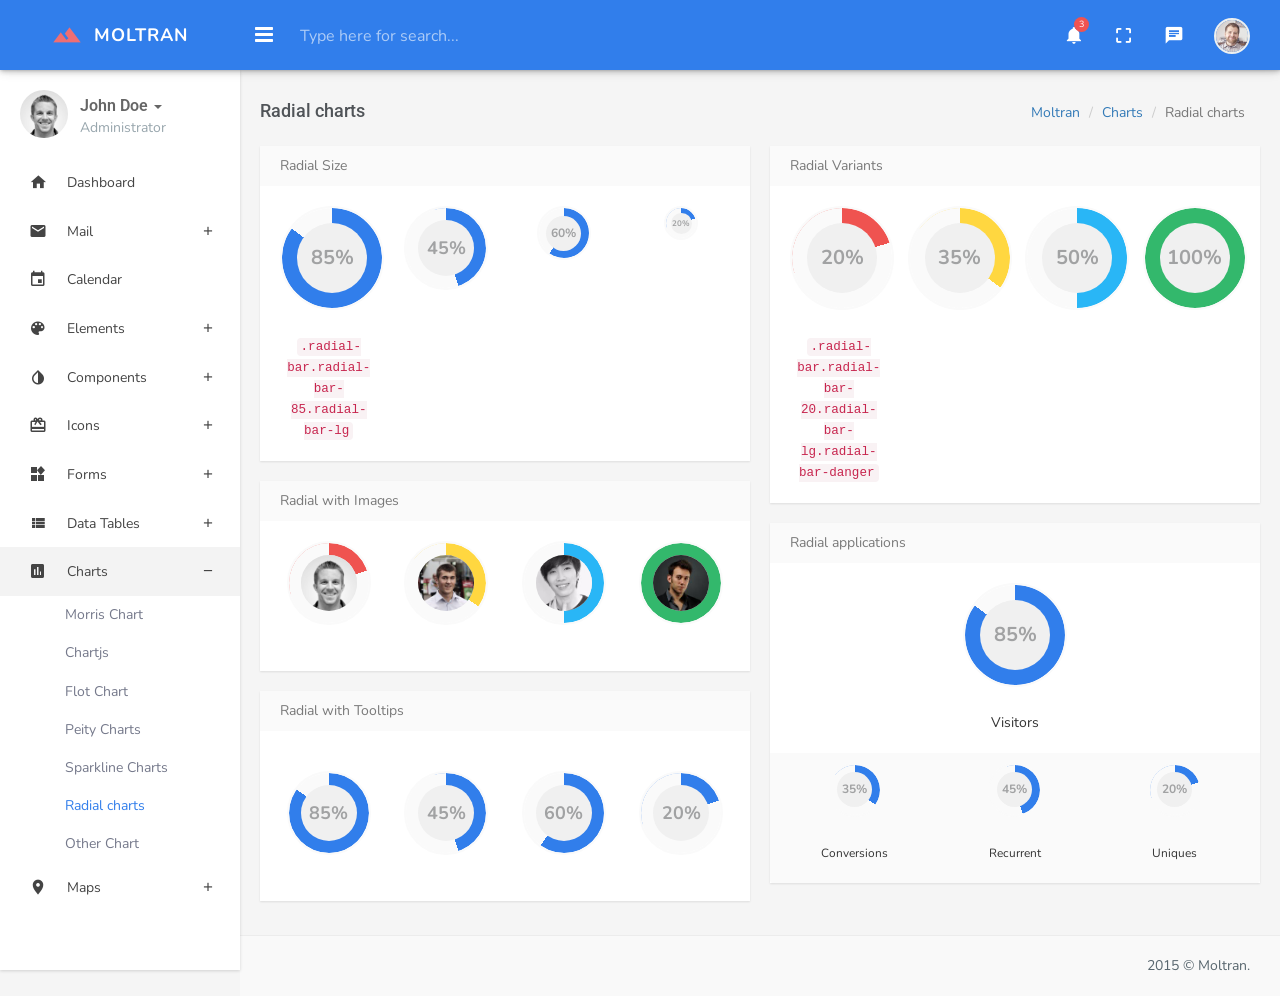
<file: Admin_Theme/chart-radial.html>
<!DOCTYPE html>
<html>
    <head>
        <meta charset="utf-8">
        <meta name="viewport" content="width=device-width, initial-scale=1.0">
        <meta name="description" content="A fully featured admin theme which can be used to build CRM, CMS, etc.">
        <meta name="author" content="Coderthemes">

        <link rel="shortcut icon" href="images/favicon_1.ico">

        <title>Moltran - Responsive Admin Dashboard Template</title>

        <!-- Base Css Files -->
        <link href="css/bootstrap.min.css" rel="stylesheet" />

        <!-- Font Icons -->
        <link href="assets/font-awesome/css/font-awesome.min.css" rel="stylesheet" />
        <link href="assets/ionicon/css/ionicons.min.css" rel="stylesheet" />
        <link href="css/material-design-iconic-font.min.css" rel="stylesheet">

        <!-- animate css -->
        <link href="css/animate.css" rel="stylesheet" />

        <!-- Waves-effect -->
        <link href="css/waves-effect.css" rel="stylesheet">

        <!-- Chart css -->
        <link href="assets/radial/radial.css" rel="stylesheet">

        <!-- Custom Files -->
        <link href="css/helper.css" rel="stylesheet" type="text/css" />
        <link href="css/style.css" rel="stylesheet" type="text/css" />

        <!-- HTML5 Shim and Respond.js IE8 support of HTML5 elements and media queries -->
        <!-- WARNING: Respond.js doesn't work if you view the page via file:// -->
        <!--[if lt IE 9]>
        <script src="https://oss.maxcdn.com/libs/html5shiv/3.7.0/html5shiv.js"></script>
        <script src="https://oss.maxcdn.com/libs/respond.js/1.3.0/respond.min.js"></script>
        <![endif]-->

        <script src="js/modernizr.min.js"></script>
        
    </head>



    <body class="fixed-left">
        
        <!-- Begin page -->
        <div id="wrapper">
        
            <!-- Top Bar Start -->
            <div class="topbar">
                <!-- LOGO -->
                <div class="topbar-left">
                    <div class="text-center">
                        <a href="index.html" class="logo"><i class="md md-terrain"></i> <span>Moltran </span></a>
                    </div>
                </div>
                <!-- Button mobile view to collapse sidebar menu -->
                <div class="navbar navbar-default" role="navigation">
                    <div class="container">
                        <div class="">
                            <div class="pull-left">
                                <button class="button-menu-mobile open-left">
                                    <i class="fa fa-bars"></i>
                                </button>
                                <span class="clearfix"></span>
                            </div>
                            <form class="navbar-form pull-left" role="search">
                                <div class="form-group">
                                    <input type="text" class="form-control search-bar" placeholder="Type here for search...">
                                </div>
                                <button type="submit" class="btn btn-search"><i class="fa fa-search"></i></button>
                            </form>

                            <ul class="nav navbar-nav navbar-right pull-right">
                                <li class="dropdown hidden-xs">
                                    <a href="#" data-target="#" class="dropdown-toggle waves-effect waves-light" data-toggle="dropdown" aria-expanded="true">
                                        <i class="md md-notifications"></i> <span class="badge badge-xs badge-danger">3</span>
                                    </a>
                                    <ul class="dropdown-menu dropdown-menu-lg">
                                        <li class="text-center notifi-title">Notification</li>
                                        <li class="list-group">
                                           <!-- list item-->
                                           <a href="javascript:void(0);" class="list-group-item">
                                              <div class="media">
                                                 <div class="pull-left">
                                                    <em class="fa fa-user-plus fa-2x text-info"></em>
                                                 </div>
                                                 <div class="media-body clearfix">
                                                    <div class="media-heading">New user registered</div>
                                                    <p class="m-0">
                                                       <small>You have 10 unread messages</small>
                                                    </p>
                                                 </div>
                                              </div>
                                           </a>
                                           <!-- list item-->
                                            <a href="javascript:void(0);" class="list-group-item">
                                              <div class="media">
                                                 <div class="pull-left">
                                                    <em class="fa fa-diamond fa-2x text-primary"></em>
                                                 </div>
                                                 <div class="media-body clearfix">
                                                    <div class="media-heading">New settings</div>
                                                    <p class="m-0">
                                                       <small>There are new settings available</small>
                                                    </p>
                                                 </div>
                                              </div>
                                            </a>
                                            <!-- list item-->
                                            <a href="javascript:void(0);" class="list-group-item">
                                              <div class="media">
                                                 <div class="pull-left">
                                                    <em class="fa fa-bell-o fa-2x text-danger"></em>
                                                 </div>
                                                 <div class="media-body clearfix">
                                                    <div class="media-heading">Updates</div>
                                                    <p class="m-0">
                                                       <small>There are
                                                          <span class="text-primary">2</span> new updates available</small>
                                                    </p>
                                                 </div>
                                              </div>
                                            </a>
                                           <!-- last list item -->
                                            <a href="javascript:void(0);" class="list-group-item">
                                              <small>See all notifications</small>
                                            </a>
                                        </li>
                                    </ul>
                                </li>
                                <li class="hidden-xs">
                                    <a href="#" id="btn-fullscreen" class="waves-effect waves-light"><i class="md md-crop-free"></i></a>
                                </li>
                                <li class="hidden-xs">
                                    <a href="#" class="right-bar-toggle waves-effect waves-light"><i class="md md-chat"></i></a>
                                </li>
                                <li class="dropdown">
                                    <a href="" class="dropdown-toggle profile" data-toggle="dropdown" aria-expanded="true"><img src="images/avatar-1.jpg" alt="user-img" class="img-circle"> </a>
                                    <ul class="dropdown-menu">
                                        <li><a href="javascript:void(0)"><i class="md md-face-unlock"></i> Profile</a></li>
                                        <li><a href="javascript:void(0)"><i class="md md-settings"></i> Settings</a></li>
                                        <li><a href="javascript:void(0)"><i class="md md-lock"></i> Lock screen</a></li>
                                        <li><a href="javascript:void(0)"><i class="md md-settings-power"></i> Logout</a></li>
                                    </ul>
                                </li>
                            </ul>
                        </div>
                        <!--/.nav-collapse -->
                    </div>
                </div>
            </div>
            <!-- Top Bar End -->


            <!-- ========== Left Sidebar Start ========== -->

            <div class="left side-menu">
                <div class="sidebar-inner slimscrollleft">
                    <div class="user-details">
                        <div class="pull-left">
                            <img src="images/users/avatar-1.jpg" alt="" class="thumb-md img-circle">
                        </div>
                        <div class="user-info">
                            <div class="dropdown">
                                <a href="#" class="dropdown-toggle" data-toggle="dropdown" aria-expanded="false">John Doe <span class="caret"></span></a>
                                <ul class="dropdown-menu">
                                    <li><a href="javascript:void(0)"><i class="md md-face-unlock"></i> Profile<div class="ripple-wrapper"></div></a></li>
                                    <li><a href="javascript:void(0)"><i class="md md-settings"></i> Settings</a></li>
                                    <li><a href="javascript:void(0)"><i class="md md-lock"></i> Lock screen</a></li>
                                    <li><a href="javascript:void(0)"><i class="md md-settings-power"></i> Logout</a></li>
                                </ul>
                            </div>
                            
                            <p class="text-muted m-0">Administrator</p>
                        </div>
                    </div>
                    <!--- Divider -->
                    <div id="sidebar-menu">
                        <ul>
                            <li>
                                <a href="index.html" class="waves-effect"><i class="md md-home"></i><span> Dashboard </span></a>
                            </li>

                            <li class="has_sub">
                                <a href="#" class="waves-effect"><i class="md md-mail"></i><span> Mail </span><span class="pull-right"><i class="md md-add"></i></span></a>
                                <ul class="list-unstyled">
                                    <li><a href="inbox.html">Inbox</a></li>
                                    <li><a href="email-compose.html">Compose Mail</a></li>
                                    <li><a href="email-read.html">View Mail</a></li>
                                </ul>
                            </li>

                            <li>
                                <a href="calendar.html" class="waves-effect"><i class="md md-event"></i><span> Calendar </span></a>
                            </li>

                            <li class="has_sub">
                                <a href="#" class="waves-effect"><i class="md md-palette"></i> <span> Elements </span> <span class="pull-right"><i class="md md-add"></i></span></a>
                                <ul class="list-unstyled">
                                    <li><a href="typography.html">Typography</a></li>
                                    <li><a href="buttons.html">Buttons</a></li>
                                    <li><a href="panels.html">Panels</a></li>
                                    <li><a href="checkbox-radio.html">Checkboxs-Radios</a></li>
                                    <li><a href="tabs-accordions.html">Tabs &amp; Accordions</a></li>
                                    <li><a href="modals.html">Modals</a></li>
                                    <li><a href="bootstrap-ui.html">BS Elements</a></li>
                                    <li><a href="progressbars.html">Progress Bars</a></li>
                                    <li><a href="notification.html">Notification</a></li>
                                    <li><a href="sweet-alert.html">Sweet-Alert</a></li>
                                </ul>
                            </li>

                            <li class="has_sub">
                                <a href="#" class="waves-effect"><i class="md md-invert-colors-on"></i><span> Components </span><span class="pull-right"><i class="md md-add"></i></span></a>
                                <ul class="list-unstyled">
                                    <li><a href="grid.html">Grid</a></li>
                                    <li><a href="portlets.html">Portlets</a></li>
                                    <li><a href="widgets.html">Widgets</a></li>
                                    <li><a href="nestable-list.html">Nesteble</a></li>
                                    <li><a href="ui-sliders.html">Sliders </a></li>
                                    <li><a href="gallery.html">Gallery </a></li>
                                    <li><a href="pricing.html">Pricing Table </a></li>
                                </ul>
                            </li>

                            <li class="has_sub">
                                <a href="#" class="waves-effect"><i class="md md-redeem"></i> <span> Icons </span> <span class="pull-right"><i class="md md-add"></i></span></a>
                                <ul class="list-unstyled">
                                    <li><a href="material-icon.html">Material Design</a></li>
                                    <li><a href="ion-icons.html">Ion Icons</a></li>
                                    <li><a href="font-awesome.html">Font awesome</a></li>
                                </ul>
                            </li>
                            
                            <li class="has_sub">
                                <a href="#" class="waves-effect"><i class="md md-now-widgets"></i><span> Forms </span><span class="pull-right"><i class="md md-add"></i></span></a>
                                <ul class="list-unstyled">
                                    <li><a href="form-elements.html">General Elements</a></li>
                                    <li><a href="form-validation.html">Form Validation</a></li>
                                    <li><a href="form-advanced.html">Advanced Form</a></li>
                                    <li><a href="form-wizard.html">Form Wizard</a></li>
                                    <li><a href="form-editor.html">WYSIWYG Editor</a></li>
                                    <li><a href="code-editor.html">Code Editors</a></li>
                                    <li><a href="form-uploads.html">Multiple File Upload</a></li>
                                    <li><a href="form-xeditable.html">X-editable</a></li>
                                </ul>
                            </li>

                            <li class="has_sub">
                                <a href="#" class="waves-effect"><i class="md md-view-list"></i><span> Data Tables </span><span class="pull-right"><i class="md md-add"></i></span></a>
                                <ul class="list-unstyled">
                                    <li><a href="tables.html">Basic Tables</a></li>
                                    <li><a href="table-datatable.html">Data Table</a></li>
                                    <li><a href="tables-editable.html">Editable Table</a></li>
                                    <li><a href="responsive-table.html">Responsive Table</a></li>
                                </ul>
                            </li>

                            <li class="has_sub">
                                <a href="#" class="waves-effect active"><i class="md md-poll"></i><span> Charts </span><span class="pull-right"><i class="md md-add"></i></span></a>
                                <ul class="list-unstyled">
                                    <li><a href="morris-chart.html">Morris Chart</a></li>
                                    <li><a href="chartjs.html">Chartjs</a></li>
                                    <li><a href="flot-chart.html">Flot Chart</a></li>
                                    <li><a href="peity-chart.html">Peity Charts</a></li>
                                    <li><a href="charts-sparkline.html">Sparkline Charts</a></li>
                                    <li class="active"><a href="chart-radial.html">Radial charts</a></li>
                                    <li><a href="other-chart.html">Other Chart</a></li>
                                </ul>
                            </li>

                            <li class="has_sub">
                                <a href="#" class="waves-effect"><i class="md md-place"></i><span> Maps </span><span class="pull-right"><i class="md md-add"></i></span></a>
                                <ul class="list-unstyled">
                                    <li><a href="gmap.html"> Google Map</a></li>
                                    <li><a href="vector-map.html"> Vector Map</a></li>
                                </ul>
                            </li>

                            <li class="has_sub">
                                <a href="#" class="waves-effect"><i class="md md-pages"></i><span> Pages </span><span class="pull-right"><i class="md md-add"></i></span></a>
                                <ul class="list-unstyled">
                                    <li><a href="profile.html">Profile</a></li>
                                    <li><a href="timeline.html">Timeline</a></li>
                                    <li><a href="invoice.html">Invoice</a></li>
                                    <li><a href="email-template.html">Email template</a></li>
                                    <li><a href="contact.html">Contact-list</a></li>
                                    <li><a href="login.html">Login</a></li>
                                    <li><a href="register.html">Register</a></li>
                                    <li><a href="recoverpw.html">Recover Password</a></li>
                                    <li><a href="lock-screen.html">Lock Screen</a></li>
                                    <li><a href="blank.html">Blank Page</a></li>
                                    <li><a href="maintenance.html">Maintenance</a></li>
                                    <li><a href="coming-soon.html">Coming-soon</a></li>
                                    <li><a href="404.html">404 Error</a></li>
                                    <li><a href="404_alt.html">404 alt</a></li>
                                    <li><a href="500.html">500 Error</a></li>
                                </ul>
                            </li>

                            <li class="has_sub">
                                <a href="javascript:void(0);" class="waves-effect"><i class="md md-share"></i><span>Multi Level </span><span class="pull-right"><i class="md md-add"></i></span></a>
                                <ul>
                                    <li class="has_sub">
                                        <a href="javascript:void(0);" class="waves-effect"><span>Menu Level 1.1</span> <span class="pull-right"><i class="md md-add"></i></span></a>
                                        <ul style="">
                                            <li><a href="javascript:void(0);"><span>Menu Level 2.1</span></a></li>
                                            <li><a href="javascript:void(0);"><span>Menu Level 2.2</span></a></li>
                                            <li><a href="javascript:void(0);"><span>Menu Level 2.3</span></a></li>
                                        </ul>
                                    </li>
                                    <li>
                                        <a href="javascript:void(0);"><span>Menu Level 1.2</span></a>
                                    </li>
                                </ul>
                            </li>
                        </ul>
                        <div class="clearfix"></div>
                    </div>
                    <div class="clearfix"></div>
                </div>
            </div>
            <!-- Left Sidebar End --> 



            <!-- ============================================================== -->
            <!-- Start right Content here -->
            <!-- ============================================================== -->                      
            <div class="content-page">
                <!-- Start content -->
                <div class="content">
                    <div class="container">

                        <!-- Page-Title -->
                        <div class="row">
                            <div class="col-sm-12">
                                <h4 class="pull-left page-title">Radial charts</h4>
                                <ol class="breadcrumb pull-right">
                                    <li><a href="#">Moltran</a></li>
                                    <li><a href="#">Charts</a></li>
                                    <li class="active">Radial charts</li>
                                </ol>
                            </div>
                        </div>

                        <!-- START row-->
                    <div class="row">
                       <div class="col-lg-6">
                          <!-- START panel-->
                          <div class="panel panel-default">
                             <div class="panel-heading">Radial Size</div>
                             <div class="panel-body text-center">
                                <div class="row">
                                   <div class="col-md-3">
                                      <div data-label="85%" class="radial-bar radial-bar-85 radial-bar-lg"></div>
                                      <p>
                                         <code>.radial-bar.radial-bar-85.radial-bar-lg</code>
                                      </p>
                                   </div>
                                   <div class="col-md-3">
                                      <div data-label="45%" class="radial-bar radial-bar-45"></div>
                                   </div>
                                   <div class="col-md-3">
                                      <div data-label="60%" class="radial-bar radial-bar-60 radial-bar-sm"></div>
                                   </div>
                                   <div class="col-md-3">
                                      <div data-label="20%" class="radial-bar radial-bar-20 radial-bar-xs"></div>
                                   </div>
                                </div>
                             </div>
                          </div>
                          <!-- END panel-->
                          <!-- START panel-->
                          <div class="panel panel-default">
                             <div class="panel-heading">Radial with Images</div>
                             <div class="panel-body text-center">
                                <div class="row">
                                   <div class="col-md-3">
                                      <div class="radial-bar radial-bar-20 radial-bar radial-bar-danger">
                                         <img src="images/users/avatar-1.jpg" alt="Image">
                                      </div>
                                   </div>
                                   <div class="col-md-3">
                                      <div data-label="35%" class="radial-bar radial-bar-35 radial-bar-warning">
                                         <img src="images/users/avatar-2.jpg" alt="Image">
                                      </div>
                                   </div>
                                   <div class="col-md-3">
                                      <div data-label="50%" class="radial-bar radial-bar-50 radial-bar-info">
                                         <img src="images/users/avatar-3.jpg" alt="Image">
                                      </div>
                                   </div>
                                   <div class="col-md-3">
                                      <div data-label="100%" class="radial-bar radial-bar-100 radial-bar-success">
                                         <img src="images/users/avatar-4.jpg" alt="Image">
                                      </div>
                                   </div>
                                </div>
                             </div>
                          </div>
                          <!-- END panel-->
                          <!-- START panel-->
                          <div class="panel panel-default">
                             <div class="panel-heading">Radial with Tooltips</div>
                             <div class="panel-body text-center">
                                <div class="row">
                                   <div class="col-md-3">
                                      <br>
                                      <div data-label="85%" data-toggle="tooltip" data-title="85%" class="radial-bar radial-bar-85"></div>
                                   </div>
                                   <div class="col-md-3">
                                      <br>
                                      <div data-label="45%" data-toggle="tooltip" data-title="45%" class="radial-bar radial-bar-45"></div>
                                   </div>
                                   <div class="col-md-3">
                                      <br>
                                      <div data-label="60%" data-toggle="tooltip" data-title="60%" class="radial-bar radial-bar-60"></div>
                                   </div>
                                   <div class="col-md-3">
                                      <br>
                                      <div data-label="20%" data-toggle="tooltip" data-title="20%" class="radial-bar radial-bar-20"></div>
                                   </div>
                                </div>
                             </div>
                          </div>
                          <!-- END panel-->
                       </div>
                       <div class="col-lg-6">
                          <!-- START panel-->
                          <div class="panel panel-default">
                             <div class="panel-heading">Radial Variants</div>
                             <div class="panel-body text-center">
                                <div class="row">
                                   <div class="col-md-3">
                                      <div data-label="20%" class="radial-bar radial-bar-20 radial-bar-lg radial-bar-danger"></div>
                                      <p>
                                         <code>.radial-bar.radial-bar-20.radial-bar-lg.radial-bar-danger</code>
                                      </p>
                                   </div>
                                   <div class="col-md-3">
                                      <div data-label="35%" class="radial-bar radial-bar-35 radial-bar-lg radial-bar-warning"></div>
                                   </div>
                                   <div class="col-md-3">
                                      <div data-label="50%" class="radial-bar radial-bar-50 radial-bar-lg radial-bar-info"></div>
                                   </div>
                                   <div class="col-md-3">
                                      <div data-label="100%" class="radial-bar radial-bar-100 radial-bar-lg radial-bar-success"></div>
                                   </div>
                                </div>
                             </div>
                          </div>
                          <!-- END panel-->
                          <!-- START panel-->
                          <div class="panel panel-default">
                             <div class="panel-heading">Radial applications</div>
                             <div class="panel-body text-center">
                                <div data-label="85%" class="radial-bar radial-bar-85 radial-bar-lg"></div>
                                <p>Visitors</p>
                             </div>
                             <div class="panel-footer text-center">
                                <div class="row">
                                   <div class="col-md-4">
                                      <div data-label="35%" class="radial-bar radial-bar-35 radial-bar-sm"></div>
                                      <p>
                                         <small>Conversions</small>
                                      </p>
                                   </div>
                                   <div class="col-md-4">
                                        <div data-label="45%" class="radial-bar radial-bar-45 radial-bar-sm"></div>
                                        <p>
                                            <small>Recurrent</small>
                                        </p>
                                    </div>
                                    <div class="col-md-4">
                                        <div data-label="20%" class="radial-bar radial-bar-20 radial-bar-sm"></div>
                                            <p>
                                                <small>Uniques</small>
                                            </p>
                                        </div>
                                    </div>
                                </div>
                            </div>
                            <!-- END panel-->
                        </div>
                    </div>
                    <!-- END row-->

                    </div> <!-- container -->
                               
                </div> <!-- content -->

                <footer class="footer text-right">
                    2015 © Moltran.
                </footer>

            </div>
            <!-- ============================================================== -->
            <!-- End Right content here -->
            <!-- ============================================================== -->


            <!-- Right Sidebar -->
            <div class="side-bar right-bar nicescroll">
                <h4 class="text-center">Chat</h4>
                <div class="contact-list nicescroll">
                    <ul class="list-group contacts-list">
                        <li class="list-group-item">
                            <a href="#">
                                <div class="avatar">
                                    <img src="images/users/avatar-1.jpg" alt="">
                                </div>
                                <span class="name">Chadengle</span>
                                <i class="fa fa-circle online"></i>
                            </a>
                            <span class="clearfix"></span>
                        </li>
                        <li class="list-group-item">
                            <a href="#">
                                <div class="avatar">
                                    <img src="images/users/avatar-2.jpg" alt="">
                                </div>
                                <span class="name">Tomaslau</span>
                                <i class="fa fa-circle online"></i>
                            </a>
                            <span class="clearfix"></span>
                        </li>
                        <li class="list-group-item">
                            <a href="#">
                                <div class="avatar">
                                    <img src="images/users/avatar-3.jpg" alt="">
                                </div>
                                <span class="name">Stillnotdavid</span>
                                <i class="fa fa-circle online"></i>
                            </a>
                            <span class="clearfix"></span>
                        </li>
                        <li class="list-group-item">
                            <a href="#">
                                <div class="avatar">
                                    <img src="images/users/avatar-4.jpg" alt="">
                                </div>
                                <span class="name">Kurafire</span>
                                <i class="fa fa-circle online"></i>
                            </a>
                            <span class="clearfix"></span>
                        </li>
                        <li class="list-group-item">
                            <a href="#">
                                <div class="avatar">
                                    <img src="images/users/avatar-5.jpg" alt="">
                                </div>
                                <span class="name">Shahedk</span>
                                <i class="fa fa-circle away"></i>
                            </a>
                            <span class="clearfix"></span>
                        </li>
                        <li class="list-group-item">
                            <a href="#">
                                <div class="avatar">
                                    <img src="images/users/avatar-6.jpg" alt="">
                                </div>
                                <span class="name">Adhamdannaway</span>
                                <i class="fa fa-circle away"></i>
                            </a>
                            <span class="clearfix"></span>
                        </li>
                        <li class="list-group-item">
                            <a href="#">
                                <div class="avatar">
                                    <img src="images/users/avatar-7.jpg" alt="">
                                </div>
                                <span class="name">Ok</span>
                                <i class="fa fa-circle away"></i>
                            </a>
                            <span class="clearfix"></span>
                        </li>
                        <li class="list-group-item">
                            <a href="#">
                                <div class="avatar">
                                    <img src="images/users/avatar-8.jpg" alt="">
                                </div>
                                <span class="name">Arashasghari</span>
                                <i class="fa fa-circle offline"></i>
                            </a>
                            <span class="clearfix"></span>
                        </li>
                        <li class="list-group-item">
                            <a href="#">
                                <div class="avatar">
                                    <img src="images/users/avatar-9.jpg" alt="">
                                </div>
                                <span class="name">Joshaustin</span>
                                <i class="fa fa-circle offline"></i>
                            </a>
                            <span class="clearfix"></span>
                        </li>
                        <li class="list-group-item">
                            <a href="#">
                                <div class="avatar">
                                    <img src="images/users/avatar-10.jpg" alt="">
                                </div>
                                <span class="name">Sortino</span>
                                <i class="fa fa-circle offline"></i>
                            </a>
                            <span class="clearfix"></span>
                        </li>
                    </ul>  
                </div>
            </div>
            <!-- /Right-bar -->


        </div>
        <!-- END wrapper -->
    
        <script>
            var resizefunc = [];
        </script>

        <!-- jQuery  -->
        <script src="js/jquery.min.js"></script>
        <script src="js/bootstrap.min.js"></script>
        <script src="js/waves.js"></script>
        <script src="js/wow.min.js"></script>
        <script src="js/jquery.nicescroll.js" type="text/javascript"></script>
        <script src="js/jquery.scrollTo.min.js"></script>
        <script src="assets/jquery-detectmobile/detect.js"></script>
        <script src="assets/fastclick/fastclick.js"></script>
        <script src="assets/jquery-slimscroll/jquery.slimscroll.js"></script>
        <script src="assets/jquery-blockui/jquery.blockUI.js"></script>


        <!-- CUSTOM JS -->
        <script src="js/jquery.app.js"></script>
	
	</body>
</html>
</file>
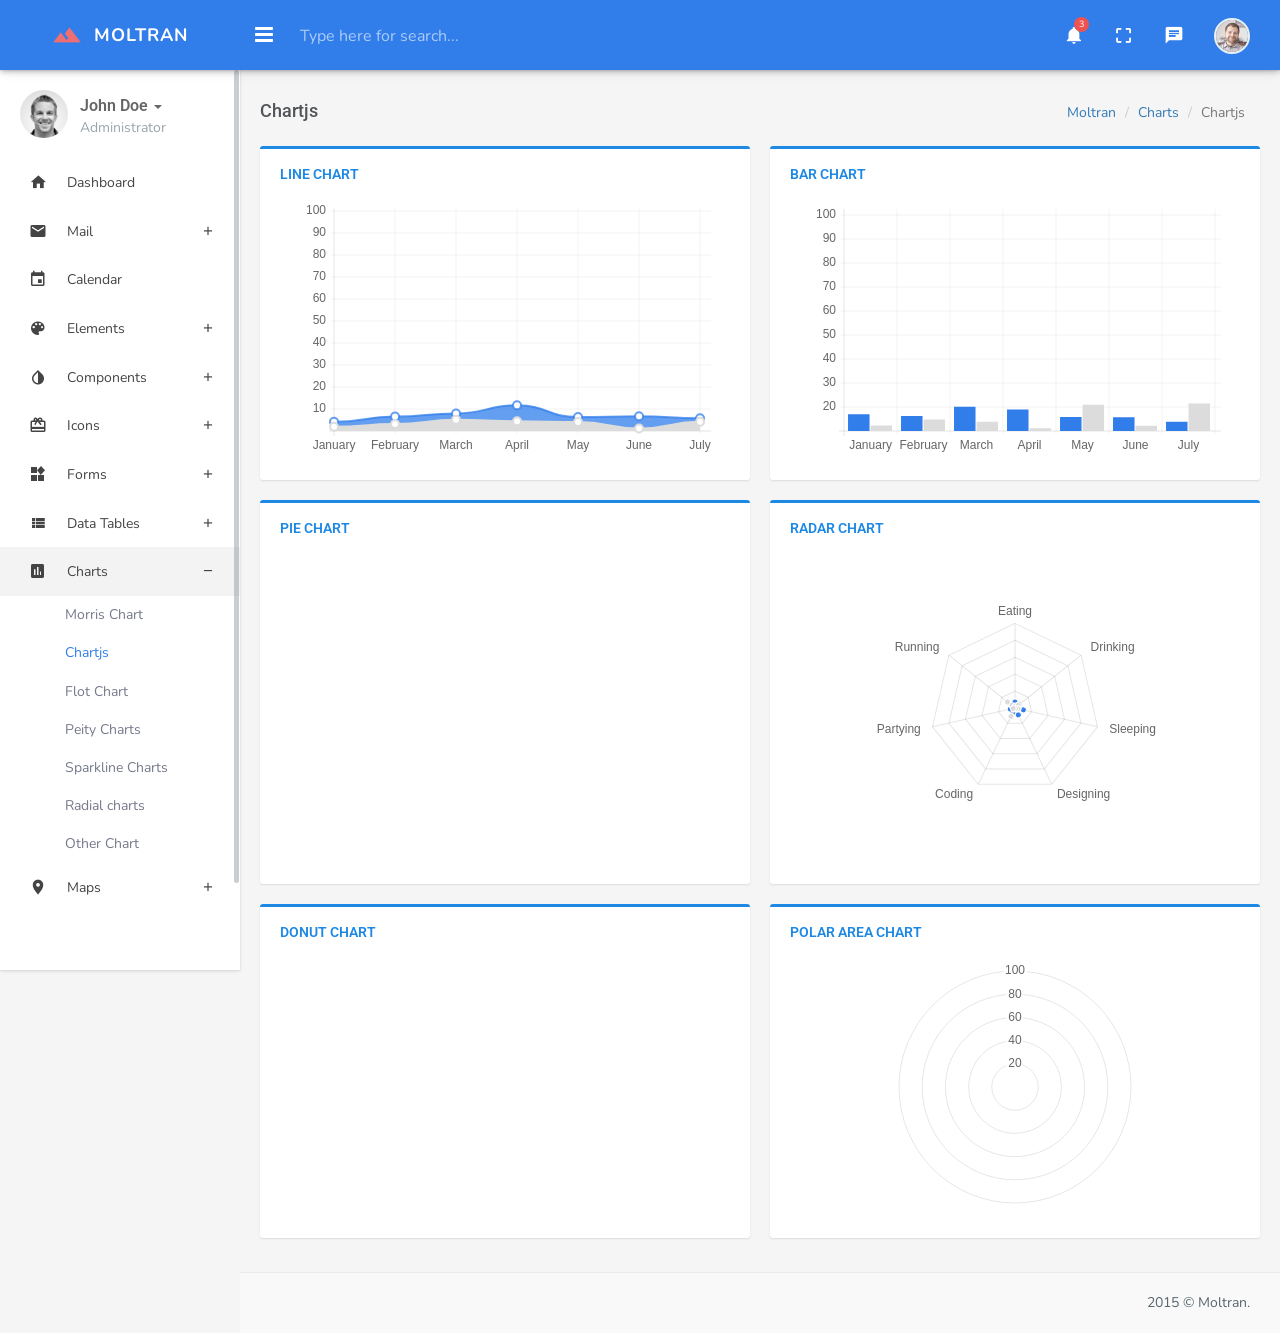
<file: Admin_Theme/chartjs.html>
<!DOCTYPE html>
<html>
    <head>
        <meta charset="utf-8">
        <meta name="viewport" content="width=device-width, initial-scale=1.0">
        <meta name="description" content="A fully featured admin theme which can be used to build CRM, CMS, etc.">
        <meta name="author" content="Coderthemes">

        <link rel="shortcut icon" href="images/favicon_1.ico">

        <title>Moltran - Responsive Admin Dashboard Template</title>

        <!-- Base Css Files -->
        <link href="css/bootstrap.min.css" rel="stylesheet" />

        <!-- Font Icons -->
        <link href="assets/font-awesome/css/font-awesome.min.css" rel="stylesheet" />
        <link href="assets/ionicon/css/ionicons.min.css" rel="stylesheet" />
        <link href="css/material-design-iconic-font.min.css" rel="stylesheet">

        <!-- animate css -->
        <link href="css/animate.css" rel="stylesheet" />

        <!-- Waves-effect -->
        <link href="css/waves-effect.css" rel="stylesheet">

        <!-- Custom Files -->
        <link href="css/helper.css" rel="stylesheet" type="text/css" />
        <link href="css/style.css" rel="stylesheet" type="text/css" />

        <!-- HTML5 Shim and Respond.js IE8 support of HTML5 elements and media queries -->
        <!-- WARNING: Respond.js doesn't work if you view the page via file:// -->
        <!--[if lt IE 9]>
        <script src="https://oss.maxcdn.com/libs/html5shiv/3.7.0/html5shiv.js"></script>
        <script src="https://oss.maxcdn.com/libs/respond.js/1.3.0/respond.min.js"></script>
        <![endif]-->

        <script src="js/modernizr.min.js"></script>
        
    </head>



    <body class="fixed-left">
        
        <!-- Begin page -->
        <div id="wrapper">
        
            <!-- Top Bar Start -->
            <div class="topbar">
                <!-- LOGO -->
                <div class="topbar-left">
                    <div class="text-center">
                        <a href="index.html" class="logo"><i class="md md-terrain"></i> <span>Moltran </span></a>
                    </div>
                </div>
                <!-- Button mobile view to collapse sidebar menu -->
                <div class="navbar navbar-default" role="navigation">
                    <div class="container">
                        <div class="">
                            <div class="pull-left">
                                <button class="button-menu-mobile open-left">
                                    <i class="fa fa-bars"></i>
                                </button>
                                <span class="clearfix"></span>
                            </div>
                            <form class="navbar-form pull-left" role="search">
                                <div class="form-group">
                                    <input type="text" class="form-control search-bar" placeholder="Type here for search...">
                                </div>
                                <button type="submit" class="btn btn-search"><i class="fa fa-search"></i></button>
                            </form>

                            <ul class="nav navbar-nav navbar-right pull-right">
                                <li class="dropdown hidden-xs">
                                    <a href="#" data-target="#" class="dropdown-toggle waves-effect waves-light" data-toggle="dropdown" aria-expanded="true">
                                        <i class="md md-notifications"></i> <span class="badge badge-xs badge-danger">3</span>
                                    </a>
                                    <ul class="dropdown-menu dropdown-menu-lg">
                                        <li class="text-center notifi-title">Notification</li>
                                        <li class="list-group">
                                           <!-- list item-->
                                           <a href="javascript:void(0);" class="list-group-item">
                                              <div class="media">
                                                 <div class="pull-left">
                                                    <em class="fa fa-user-plus fa-2x text-info"></em>
                                                 </div>
                                                 <div class="media-body clearfix">
                                                    <div class="media-heading">New user registered</div>
                                                    <p class="m-0">
                                                       <small>You have 10 unread messages</small>
                                                    </p>
                                                 </div>
                                              </div>
                                           </a>
                                           <!-- list item-->
                                            <a href="javascript:void(0);" class="list-group-item">
                                              <div class="media">
                                                 <div class="pull-left">
                                                    <em class="fa fa-diamond fa-2x text-primary"></em>
                                                 </div>
                                                 <div class="media-body clearfix">
                                                    <div class="media-heading">New settings</div>
                                                    <p class="m-0">
                                                       <small>There are new settings available</small>
                                                    </p>
                                                 </div>
                                              </div>
                                            </a>
                                            <!-- list item-->
                                            <a href="javascript:void(0);" class="list-group-item">
                                              <div class="media">
                                                 <div class="pull-left">
                                                    <em class="fa fa-bell-o fa-2x text-danger"></em>
                                                 </div>
                                                 <div class="media-body clearfix">
                                                    <div class="media-heading">Updates</div>
                                                    <p class="m-0">
                                                       <small>There are
                                                          <span class="text-primary">2</span> new updates available</small>
                                                    </p>
                                                 </div>
                                              </div>
                                            </a>
                                           <!-- last list item -->
                                            <a href="javascript:void(0);" class="list-group-item">
                                              <small>See all notifications</small>
                                            </a>
                                        </li>
                                    </ul>
                                </li>
                                <li class="hidden-xs">
                                    <a href="#" id="btn-fullscreen" class="waves-effect waves-light"><i class="md md-crop-free"></i></a>
                                </li>
                                <li class="hidden-xs">
                                    <a href="#" class="right-bar-toggle waves-effect waves-light"><i class="md md-chat"></i></a>
                                </li>
                                <li class="dropdown">
                                    <a href="" class="dropdown-toggle profile" data-toggle="dropdown" aria-expanded="true"><img src="images/avatar-1.jpg" alt="user-img" class="img-circle"> </a>
                                    <ul class="dropdown-menu">
                                        <li><a href="javascript:void(0)"><i class="md md-face-unlock"></i> Profile</a></li>
                                        <li><a href="javascript:void(0)"><i class="md md-settings"></i> Settings</a></li>
                                        <li><a href="javascript:void(0)"><i class="md md-lock"></i> Lock screen</a></li>
                                        <li><a href="javascript:void(0)"><i class="md md-settings-power"></i> Logout</a></li>
                                    </ul>
                                </li>
                            </ul>
                        </div>
                        <!--/.nav-collapse -->
                    </div>
                </div>
            </div>
            <!-- Top Bar End -->


            <!-- ========== Left Sidebar Start ========== -->

            <div class="left side-menu">
                <div class="sidebar-inner slimscrollleft">
                    <div class="user-details">
                        <div class="pull-left">
                            <img src="images/users/avatar-1.jpg" alt="" class="thumb-md img-circle">
                        </div>
                        <div class="user-info">
                            <div class="dropdown">
                                <a href="#" class="dropdown-toggle" data-toggle="dropdown" aria-expanded="false">John Doe <span class="caret"></span></a>
                                <ul class="dropdown-menu">
                                    <li><a href="javascript:void(0)"><i class="md md-face-unlock"></i> Profile<div class="ripple-wrapper"></div></a></li>
                                    <li><a href="javascript:void(0)"><i class="md md-settings"></i> Settings</a></li>
                                    <li><a href="javascript:void(0)"><i class="md md-lock"></i> Lock screen</a></li>
                                    <li><a href="javascript:void(0)"><i class="md md-settings-power"></i> Logout</a></li>
                                </ul>
                            </div>
                            
                            <p class="text-muted m-0">Administrator</p>
                        </div>
                    </div>
                    <!--- Divider -->
                    <div id="sidebar-menu">
                        <ul>
                            <li>
                                <a href="index.html" class="waves-effect"><i class="md md-home"></i><span> Dashboard </span></a>
                            </li>

                            <li class="has_sub">
                                <a href="#" class="waves-effect"><i class="md md-mail"></i><span> Mail </span><span class="pull-right"><i class="md md-add"></i></span></a>
                                <ul class="list-unstyled">
                                    <li><a href="inbox.html">Inbox</a></li>
                                    <li><a href="email-compose.html">Compose Mail</a></li>
                                    <li><a href="email-read.html">View Mail</a></li>
                                </ul>
                            </li>

                            <li>
                                <a href="calendar.html" class="waves-effect"><i class="md md-event"></i><span> Calendar </span></a>
                            </li>

                            <li class="has_sub">
                                <a href="#" class="waves-effect"><i class="md md-palette"></i> <span> Elements </span> <span class="pull-right"><i class="md md-add"></i></span></a>
                                <ul class="list-unstyled">
                                    <li><a href="typography.html">Typography</a></li>
                                    <li><a href="buttons.html">Buttons</a></li>
                                    <li><a href="panels.html">Panels</a></li>
                                    <li><a href="checkbox-radio.html">Checkboxs-Radios</a></li>
                                    <li><a href="tabs-accordions.html">Tabs &amp; Accordions</a></li>
                                    <li><a href="modals.html">Modals</a></li>
                                    <li><a href="bootstrap-ui.html">BS Elements</a></li>
                                    <li><a href="progressbars.html">Progress Bars</a></li>
                                    <li><a href="notification.html">Notification</a></li>
                                    <li><a href="sweet-alert.html">Sweet-Alert</a></li>
                                </ul>
                            </li>

                            <li class="has_sub">
                                <a href="#" class="waves-effect"><i class="md md-invert-colors-on"></i><span> Components </span><span class="pull-right"><i class="md md-add"></i></span></a>
                                <ul class="list-unstyled">
                                    <li><a href="grid.html">Grid</a></li>
                                    <li><a href="portlets.html">Portlets</a></li>
                                    <li><a href="widgets.html">Widgets</a></li>
                                    <li><a href="nestable-list.html">Nesteble</a></li>
                                    <li><a href="ui-sliders.html">Sliders </a></li>
                                    <li><a href="gallery.html">Gallery </a></li>
                                    <li><a href="pricing.html">Pricing Table </a></li>
                                </ul>
                            </li>

                            <li class="has_sub">
                                <a href="#" class="waves-effect"><i class="md md-redeem"></i> <span> Icons </span> <span class="pull-right"><i class="md md-add"></i></span></a>
                                <ul class="list-unstyled">
                                    <li><a href="material-icon.html">Material Design</a></li>
                                    <li><a href="ion-icons.html">Ion Icons</a></li>
                                    <li><a href="font-awesome.html">Font awesome</a></li>
                                </ul>
                            </li>
                            
                            <li class="has_sub">
                                <a href="#" class="waves-effect"><i class="md md-now-widgets"></i><span> Forms </span><span class="pull-right"><i class="md md-add"></i></span></a>
                                <ul class="list-unstyled">
                                    <li><a href="form-elements.html">General Elements</a></li>
                                    <li><a href="form-validation.html">Form Validation</a></li>
                                    <li><a href="form-advanced.html">Advanced Form</a></li>
                                    <li><a href="form-wizard.html">Form Wizard</a></li>
                                    <li><a href="form-editor.html">WYSIWYG Editor</a></li>
                                    <li><a href="code-editor.html">Code Editors</a></li>
                                    <li><a href="form-uploads.html">Multiple File Upload</a></li>
                                    <li><a href="form-xeditable.html">X-editable</a></li>
                                </ul>
                            </li>

                            <li class="has_sub">
                                <a href="#" class="waves-effect"><i class="md md-view-list"></i><span> Data Tables </span><span class="pull-right"><i class="md md-add"></i></span></a>
                                <ul class="list-unstyled">
                                    <li><a href="tables.html">Basic Tables</a></li>
                                    <li><a href="table-datatable.html">Data Table</a></li>
                                    <li><a href="tables-editable.html">Editable Table</a></li>
                                    <li><a href="responsive-table.html">Responsive Table</a></li>
                                </ul>
                            </li>

                            <li class="has_sub">
                                <a href="#" class="waves-effect active"><i class="md md-poll"></i><span> Charts </span><span class="pull-right"><i class="md md-add"></i></span></a>
                                <ul class="list-unstyled">
                                    <li><a href="morris-chart.html">Morris Chart</a></li>
                                    <li class="active"><a href="chartjs.html">Chartjs</a></li>
                                    <li><a href="flot-chart.html">Flot Chart</a></li>
                                    <li><a href="peity-chart.html">Peity Charts</a></li>
                                    <li><a href="charts-sparkline.html">Sparkline Charts</a></li>
                                    <li><a href="chart-radial.html">Radial charts</a></li>
                                    <li><a href="other-chart.html">Other Chart</a></li>
                                </ul>
                            </li>

                            <li class="has_sub">
                                <a href="#" class="waves-effect"><i class="md md-place"></i><span> Maps </span><span class="pull-right"><i class="md md-add"></i></span></a>
                                <ul class="list-unstyled">
                                    <li><a href="gmap.html"> Google Map</a></li>
                                    <li><a href="vector-map.html"> Vector Map</a></li>
                                </ul>
                            </li>

                            <li class="has_sub">
                                <a href="#" class="waves-effect"><i class="md md-pages"></i><span> Pages </span><span class="pull-right"><i class="md md-add"></i></span></a>
                                <ul class="list-unstyled">
                                    <li><a href="profile.html">Profile</a></li>
                                    <li><a href="timeline.html">Timeline</a></li>
                                    <li><a href="invoice.html">Invoice</a></li>
                                    <li><a href="email-template.html">Email template</a></li>
                                    <li><a href="contact.html">Contact-list</a></li>
                                    <li><a href="login.html">Login</a></li>
                                    <li><a href="register.html">Register</a></li>
                                    <li><a href="recoverpw.html">Recover Password</a></li>
                                    <li><a href="lock-screen.html">Lock Screen</a></li>
                                    <li><a href="blank.html">Blank Page</a></li>
                                    <li><a href="maintenance.html">Maintenance</a></li>
                                    <li><a href="coming-soon.html">Coming-soon</a></li>
                                    <li><a href="404.html">404 Error</a></li>
                                    <li><a href="404_alt.html">404 alt</a></li>
                                    <li><a href="500.html">500 Error</a></li>
                                </ul>
                            </li>

                            <li class="has_sub">
                                <a href="javascript:void(0);" class="waves-effect"><i class="md md-share"></i><span>Multi Level </span><span class="pull-right"><i class="md md-add"></i></span></a>
                                <ul>
                                    <li class="has_sub">
                                        <a href="javascript:void(0);" class="waves-effect"><span>Menu Level 1.1</span> <span class="pull-right"><i class="md md-add"></i></span></a>
                                        <ul style="">
                                            <li><a href="javascript:void(0);"><span>Menu Level 2.1</span></a></li>
                                            <li><a href="javascript:void(0);"><span>Menu Level 2.2</span></a></li>
                                            <li><a href="javascript:void(0);"><span>Menu Level 2.3</span></a></li>
                                        </ul>
                                    </li>
                                    <li>
                                        <a href="javascript:void(0);"><span>Menu Level 1.2</span></a>
                                    </li>
                                </ul>
                            </li>
                        </ul>
                        <div class="clearfix"></div>
                    </div>
                    <div class="clearfix"></div>
                </div>
            </div>
            <!-- Left Sidebar End --> 



            <!-- ============================================================== -->
            <!-- Start right Content here -->
            <!-- ============================================================== -->                      
            <div class="content-page">
                <!-- Start content -->
                <div class="content">
                    <div class="container">

                        <!-- Page-Title -->
                        <div class="row">
                            <div class="col-sm-12">
                                <h4 class="pull-left page-title">Chartjs</h4>
                                <ol class="breadcrumb pull-right">
                                    <li><a href="#">Moltran</a></li>
                                    <li><a href="#">Charts</a></li>
                                    <li class="active">Chartjs</li>
                                </ol>
                            </div>
                        </div>


                <div class="row">
                    <div class="col-lg-6">
                        <div class="panel panel-border panel-primary">
                            <div class="panel-heading"> 
                                <h3 class="panel-title">Line Chart</h3> 
                            </div> 
                            <div class="panel-body"> 
                                <canvas id="lineChart" data-type="Line" width="520" height="250"></canvas>
                            </div> 
                        </div>
                    </div>

                    <div class="col-lg-6">
                        <div class="panel panel-border panel-primary">
                            <div class="panel-heading"> 
                                <h3 class="panel-title">Bar chart</h3> 
                            </div> 
                            <div class="panel-body"> 
                                <canvas id="bar" data-type="Bar" height="250" width="800" ></canvas>
                            </div> 
                        </div>
                    </div>
                </div>

                <div class="row">
                    <div class="col-lg-6">
                        <div class="panel panel-border panel-primary">
                            <div class="panel-heading"> 
                                <h3 class="panel-title">Pie chart</h3> 
                            </div> 
                            <div class="panel-body"> 
                                <canvas id="pie" data-type="Pie" height="300" width="800" ></canvas> 
                            </div> 
                        </div>
                    </div>

                    <div class="col-lg-6">
                        <div class="panel panel-border panel-primary">
                            <div class="panel-heading"> 
                                <h3 class="panel-title">Radar chart</h3> 
                            </div> 
                            <div class="panel-body"> 
                                <canvas id="radar" data-type="Radar" width="300" height="300"></canvas>
                            </div> 
                        </div>
                    </div>
                    
                </div>

                <div class="row">
                    <div class="col-lg-6">
                        <div class="panel panel-border panel-primary">
                            <div class="panel-heading"> 
                                <h3 class="panel-title">Donut chart</h3> 
                            </div> 
                            <div class="panel-body"> 
                                <canvas id="doughnut" data-type="Doughnut" height="250" width="800" ></canvas>
                            </div> 
                        </div>
                    </div>

                    <div class="col-lg-6">
                        <div class="panel panel-border panel-primary">
                            <div class="panel-heading"> 
                                <h3 class="panel-title">Polar area chart</h3> 
                            </div> 
                            <div class="panel-body"> 
                                <canvas id="polarArea" data-type="PolarArea" width="300" height="250"> </canvas>
                            </div> 
                        </div>
                    </div>
                </div>


            </div> <!-- container -->
                               
                </div> <!-- content -->

                <footer class="footer text-right">
                    2015 © Moltran.
                </footer>

            </div>
            <!-- ============================================================== -->
            <!-- End Right content here -->
            <!-- ============================================================== -->


            <!-- Right Sidebar -->
            <div class="side-bar right-bar nicescroll">
                <h4 class="text-center">Chat</h4>
                <div class="contact-list nicescroll">
                    <ul class="list-group contacts-list">
                        <li class="list-group-item">
                            <a href="#">
                                <div class="avatar">
                                    <img src="images/users/avatar-1.jpg" alt="">
                                </div>
                                <span class="name">Chadengle</span>
                                <i class="fa fa-circle online"></i>
                            </a>
                            <span class="clearfix"></span>
                        </li>
                        <li class="list-group-item">
                            <a href="#">
                                <div class="avatar">
                                    <img src="images/users/avatar-2.jpg" alt="">
                                </div>
                                <span class="name">Tomaslau</span>
                                <i class="fa fa-circle online"></i>
                            </a>
                            <span class="clearfix"></span>
                        </li>
                        <li class="list-group-item">
                            <a href="#">
                                <div class="avatar">
                                    <img src="images/users/avatar-3.jpg" alt="">
                                </div>
                                <span class="name">Stillnotdavid</span>
                                <i class="fa fa-circle online"></i>
                            </a>
                            <span class="clearfix"></span>
                        </li>
                        <li class="list-group-item">
                            <a href="#">
                                <div class="avatar">
                                    <img src="images/users/avatar-4.jpg" alt="">
                                </div>
                                <span class="name">Kurafire</span>
                                <i class="fa fa-circle online"></i>
                            </a>
                            <span class="clearfix"></span>
                        </li>
                        <li class="list-group-item">
                            <a href="#">
                                <div class="avatar">
                                    <img src="images/users/avatar-5.jpg" alt="">
                                </div>
                                <span class="name">Shahedk</span>
                                <i class="fa fa-circle away"></i>
                            </a>
                            <span class="clearfix"></span>
                        </li>
                        <li class="list-group-item">
                            <a href="#">
                                <div class="avatar">
                                    <img src="images/users/avatar-6.jpg" alt="">
                                </div>
                                <span class="name">Adhamdannaway</span>
                                <i class="fa fa-circle away"></i>
                            </a>
                            <span class="clearfix"></span>
                        </li>
                        <li class="list-group-item">
                            <a href="#">
                                <div class="avatar">
                                    <img src="images/users/avatar-7.jpg" alt="">
                                </div>
                                <span class="name">Ok</span>
                                <i class="fa fa-circle away"></i>
                            </a>
                            <span class="clearfix"></span>
                        </li>
                        <li class="list-group-item">
                            <a href="#">
                                <div class="avatar">
                                    <img src="images/users/avatar-8.jpg" alt="">
                                </div>
                                <span class="name">Arashasghari</span>
                                <i class="fa fa-circle offline"></i>
                            </a>
                            <span class="clearfix"></span>
                        </li>
                        <li class="list-group-item">
                            <a href="#">
                                <div class="avatar">
                                    <img src="images/users/avatar-9.jpg" alt="">
                                </div>
                                <span class="name">Joshaustin</span>
                                <i class="fa fa-circle offline"></i>
                            </a>
                            <span class="clearfix"></span>
                        </li>
                        <li class="list-group-item">
                            <a href="#">
                                <div class="avatar">
                                    <img src="images/users/avatar-10.jpg" alt="">
                                </div>
                                <span class="name">Sortino</span>
                                <i class="fa fa-circle offline"></i>
                            </a>
                            <span class="clearfix"></span>
                        </li>
                    </ul>  
                </div>
            </div>
            <!-- /Right-bar -->


        </div>
        <!-- END wrapper -->
    
        <script>
            var resizefunc = [];
        </script>

        <!-- jQuery  -->
        <script src="js/jquery.min.js"></script>
        <script src="js/bootstrap.min.js"></script>
        <script src="js/waves.js"></script>
        <script src="js/wow.min.js"></script>
        <script src="js/jquery.nicescroll.js" type="text/javascript"></script>
        <script src="js/jquery.scrollTo.min.js"></script>
        <script src="assets/jquery-detectmobile/detect.js"></script>
        <script src="assets/fastclick/fastclick.js"></script>
        <script src="assets/jquery-slimscroll/jquery.slimscroll.js"></script>
        <script src="assets/jquery-blockui/jquery.blockUI.js"></script>


        <!-- CUSTOM JS -->
        <script src="js/jquery.app.js"></script>

        <!-- Chart JS -->
        <script src="assets/chartjs/chart.min.js"></script>
        <script src="assets/chartjs/chartjs.init.js"></script>

	
	</body>
</html>
</file>
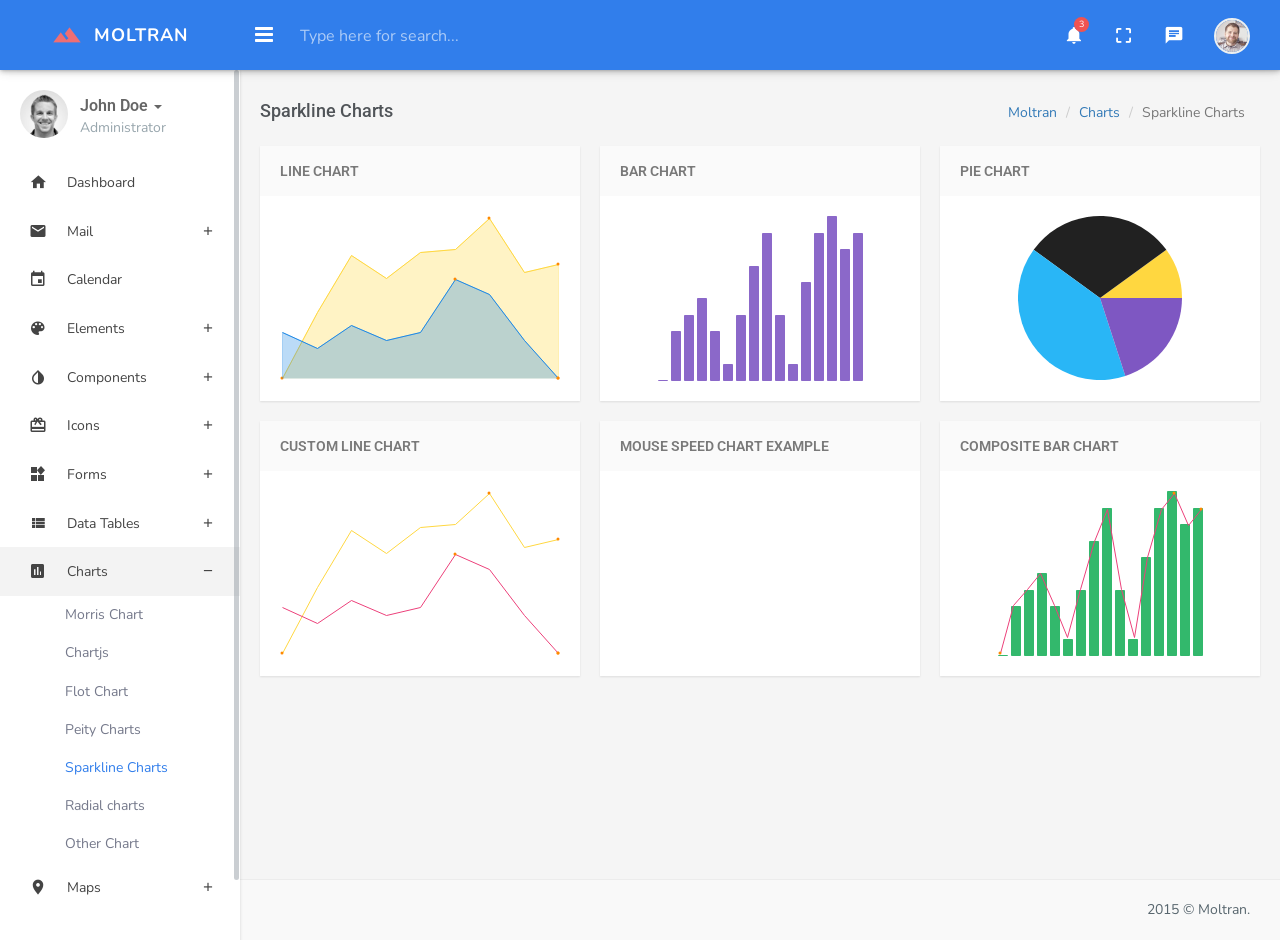
<file: Admin_Theme/charts-sparkline.html>
<!DOCTYPE html>
<html>
    <head>
        <meta charset="utf-8">
        <meta name="viewport" content="width=device-width, initial-scale=1.0">
        <meta name="description" content="A fully featured admin theme which can be used to build CRM, CMS, etc.">
        <meta name="author" content="Coderthemes">

        <link rel="shortcut icon" href="images/favicon_1.ico">

        <title>Moltran - Responsive Admin Dashboard Template</title>

        <!-- Base Css Files -->
        <link href="css/bootstrap.min.css" rel="stylesheet" />

        <!-- Font Icons -->
        <link href="assets/font-awesome/css/font-awesome.min.css" rel="stylesheet" />
        <link href="assets/ionicon/css/ionicons.min.css" rel="stylesheet" />
        <link href="css/material-design-iconic-font.min.css" rel="stylesheet">

        <!-- animate css -->
        <link href="css/animate.css" rel="stylesheet" />

        <!-- Waves-effect -->
        <link href="css/waves-effect.css" rel="stylesheet">

        <!-- Custom Files -->
        <link href="css/helper.css" rel="stylesheet" type="text/css" />
        <link href="css/style.css" rel="stylesheet" type="text/css" />

        <!-- HTML5 Shim and Respond.js IE8 support of HTML5 elements and media queries -->
        <!-- WARNING: Respond.js doesn't work if you view the page via file:// -->
        <!--[if lt IE 9]>
        <script src="https://oss.maxcdn.com/libs/html5shiv/3.7.0/html5shiv.js"></script>
        <script src="https://oss.maxcdn.com/libs/respond.js/1.3.0/respond.min.js"></script>
        <![endif]-->

        <script src="js/modernizr.min.js"></script>
        
    </head>



    <body class="fixed-left">
        
        <!-- Begin page -->
        <div id="wrapper">
        
            <!-- Top Bar Start -->
            <div class="topbar">
                <!-- LOGO -->
                <div class="topbar-left">
                    <div class="text-center">
                        <a href="index.html" class="logo"><i class="md md-terrain"></i> <span>Moltran </span></a>
                    </div>
                </div>
                <!-- Button mobile view to collapse sidebar menu -->
                <div class="navbar navbar-default" role="navigation">
                    <div class="container">
                        <div class="">
                            <div class="pull-left">
                                <button class="button-menu-mobile open-left">
                                    <i class="fa fa-bars"></i>
                                </button>
                                <span class="clearfix"></span>
                            </div>
                            <form class="navbar-form pull-left" role="search">
                                <div class="form-group">
                                    <input type="text" class="form-control search-bar" placeholder="Type here for search...">
                                </div>
                                <button type="submit" class="btn btn-search"><i class="fa fa-search"></i></button>
                            </form>

                            <ul class="nav navbar-nav navbar-right pull-right">
                                <li class="dropdown hidden-xs">
                                    <a href="#" data-target="#" class="dropdown-toggle waves-effect waves-light" data-toggle="dropdown" aria-expanded="true">
                                        <i class="md md-notifications"></i> <span class="badge badge-xs badge-danger">3</span>
                                    </a>
                                    <ul class="dropdown-menu dropdown-menu-lg">
                                        <li class="text-center notifi-title">Notification</li>
                                        <li class="list-group">
                                           <!-- list item-->
                                           <a href="javascript:void(0);" class="list-group-item">
                                              <div class="media">
                                                 <div class="pull-left">
                                                    <em class="fa fa-user-plus fa-2x text-info"></em>
                                                 </div>
                                                 <div class="media-body clearfix">
                                                    <div class="media-heading">New user registered</div>
                                                    <p class="m-0">
                                                       <small>You have 10 unread messages</small>
                                                    </p>
                                                 </div>
                                              </div>
                                           </a>
                                           <!-- list item-->
                                            <a href="javascript:void(0);" class="list-group-item">
                                              <div class="media">
                                                 <div class="pull-left">
                                                    <em class="fa fa-diamond fa-2x text-primary"></em>
                                                 </div>
                                                 <div class="media-body clearfix">
                                                    <div class="media-heading">New settings</div>
                                                    <p class="m-0">
                                                       <small>There are new settings available</small>
                                                    </p>
                                                 </div>
                                              </div>
                                            </a>
                                            <!-- list item-->
                                            <a href="javascript:void(0);" class="list-group-item">
                                              <div class="media">
                                                 <div class="pull-left">
                                                    <em class="fa fa-bell-o fa-2x text-danger"></em>
                                                 </div>
                                                 <div class="media-body clearfix">
                                                    <div class="media-heading">Updates</div>
                                                    <p class="m-0">
                                                       <small>There are
                                                          <span class="text-primary">2</span> new updates available</small>
                                                    </p>
                                                 </div>
                                              </div>
                                            </a>
                                           <!-- last list item -->
                                            <a href="javascript:void(0);" class="list-group-item">
                                              <small>See all notifications</small>
                                            </a>
                                        </li>
                                    </ul>
                                </li>
                                <li class="hidden-xs">
                                    <a href="#" id="btn-fullscreen" class="waves-effect waves-light"><i class="md md-crop-free"></i></a>
                                </li>
                                <li class="hidden-xs">
                                    <a href="#" class="right-bar-toggle waves-effect waves-light"><i class="md md-chat"></i></a>
                                </li>
                                <li class="dropdown">
                                    <a href="" class="dropdown-toggle profile" data-toggle="dropdown" aria-expanded="true"><img src="images/avatar-1.jpg" alt="user-img" class="img-circle"> </a>
                                    <ul class="dropdown-menu">
                                        <li><a href="javascript:void(0)"><i class="md md-face-unlock"></i> Profile</a></li>
                                        <li><a href="javascript:void(0)"><i class="md md-settings"></i> Settings</a></li>
                                        <li><a href="javascript:void(0)"><i class="md md-lock"></i> Lock screen</a></li>
                                        <li><a href="javascript:void(0)"><i class="md md-settings-power"></i> Logout</a></li>
                                    </ul>
                                </li>
                            </ul>
                        </div>
                        <!--/.nav-collapse -->
                    </div>
                </div>
            </div>
            <!-- Top Bar End -->


            <!-- ========== Left Sidebar Start ========== -->

            <div class="left side-menu">
                <div class="sidebar-inner slimscrollleft">
                    <div class="user-details">
                        <div class="pull-left">
                            <img src="images/users/avatar-1.jpg" alt="" class="thumb-md img-circle">
                        </div>
                        <div class="user-info">
                            <div class="dropdown">
                                <a href="#" class="dropdown-toggle" data-toggle="dropdown" aria-expanded="false">John Doe <span class="caret"></span></a>
                                <ul class="dropdown-menu">
                                    <li><a href="javascript:void(0)"><i class="md md-face-unlock"></i> Profile<div class="ripple-wrapper"></div></a></li>
                                    <li><a href="javascript:void(0)"><i class="md md-settings"></i> Settings</a></li>
                                    <li><a href="javascript:void(0)"><i class="md md-lock"></i> Lock screen</a></li>
                                    <li><a href="javascript:void(0)"><i class="md md-settings-power"></i> Logout</a></li>
                                </ul>
                            </div>
                            
                            <p class="text-muted m-0">Administrator</p>
                        </div>
                    </div>
                    <!--- Divider -->
                    <div id="sidebar-menu">
                        <ul>
                            <li>
                                <a href="index.html" class="waves-effect"><i class="md md-home"></i><span> Dashboard </span></a>
                            </li>

                            <li class="has_sub">
                                <a href="#" class="waves-effect"><i class="md md-mail"></i><span> Mail </span><span class="pull-right"><i class="md md-add"></i></span></a>
                                <ul class="list-unstyled">
                                    <li><a href="inbox.html">Inbox</a></li>
                                    <li><a href="email-compose.html">Compose Mail</a></li>
                                    <li><a href="email-read.html">View Mail</a></li>
                                </ul>
                            </li>

                            <li>
                                <a href="calendar.html" class="waves-effect"><i class="md md-event"></i><span> Calendar </span></a>
                            </li>

                            <li class="has_sub">
                                <a href="#" class="waves-effect"><i class="md md-palette"></i> <span> Elements </span> <span class="pull-right"><i class="md md-add"></i></span></a>
                                <ul class="list-unstyled">
                                    <li><a href="typography.html">Typography</a></li>
                                    <li><a href="buttons.html">Buttons</a></li>
                                    <li><a href="panels.html">Panels</a></li>
                                    <li><a href="checkbox-radio.html">Checkboxs-Radios</a></li>
                                    <li><a href="tabs-accordions.html">Tabs &amp; Accordions</a></li>
                                    <li><a href="modals.html">Modals</a></li>
                                    <li><a href="bootstrap-ui.html">BS Elements</a></li>
                                    <li><a href="progressbars.html">Progress Bars</a></li>
                                    <li><a href="notification.html">Notification</a></li>
                                    <li><a href="sweet-alert.html">Sweet-Alert</a></li>
                                </ul>
                            </li>

                            <li class="has_sub">
                                <a href="#" class="waves-effect"><i class="md md-invert-colors-on"></i><span> Components </span><span class="pull-right"><i class="md md-add"></i></span></a>
                                <ul class="list-unstyled">
                                    <li><a href="grid.html">Grid</a></li>
                                    <li><a href="portlets.html">Portlets</a></li>
                                    <li><a href="widgets.html">Widgets</a></li>
                                    <li><a href="nestable-list.html">Nesteble</a></li>
                                    <li><a href="ui-sliders.html">Sliders </a></li>
                                    <li><a href="gallery.html">Gallery </a></li>
                                    <li><a href="pricing.html">Pricing Table </a></li>
                                </ul>
                            </li>

                            <li class="has_sub">
                                <a href="#" class="waves-effect"><i class="md md-redeem"></i> <span> Icons </span> <span class="pull-right"><i class="md md-add"></i></span></a>
                                <ul class="list-unstyled">
                                    <li><a href="material-icon.html">Material Design</a></li>
                                    <li><a href="ion-icons.html">Ion Icons</a></li>
                                    <li><a href="font-awesome.html">Font awesome</a></li>
                                </ul>
                            </li>
                            
                            <li class="has_sub">
                                <a href="#" class="waves-effect"><i class="md md-now-widgets"></i><span> Forms </span><span class="pull-right"><i class="md md-add"></i></span></a>
                                <ul class="list-unstyled">
                                    <li><a href="form-elements.html">General Elements</a></li>
                                    <li><a href="form-validation.html">Form Validation</a></li>
                                    <li><a href="form-advanced.html">Advanced Form</a></li>
                                    <li><a href="form-wizard.html">Form Wizard</a></li>
                                    <li><a href="form-editor.html">WYSIWYG Editor</a></li>
                                    <li><a href="code-editor.html">Code Editors</a></li>
                                    <li><a href="form-uploads.html">Multiple File Upload</a></li>
                                    <li><a href="form-xeditable.html">X-editable</a></li>
                                </ul>
                            </li>

                            <li class="has_sub">
                                <a href="#" class="waves-effect"><i class="md md-view-list"></i><span> Data Tables </span><span class="pull-right"><i class="md md-add"></i></span></a>
                                <ul class="list-unstyled">
                                    <li><a href="tables.html">Basic Tables</a></li>
                                    <li><a href="table-datatable.html">Data Table</a></li>
                                    <li><a href="tables-editable.html">Editable Table</a></li>
                                    <li><a href="responsive-table.html">Responsive Table</a></li>
                                </ul>
                            </li>

                            <li class="has_sub">
                                <a href="#" class="waves-effect active"><i class="md md-poll"></i><span> Charts </span><span class="pull-right"><i class="md md-add"></i></span></a>
                                <ul class="list-unstyled">
                                    <li><a href="morris-chart.html">Morris Chart</a></li>
                                    <li><a href="chartjs.html">Chartjs</a></li>
                                    <li><a href="flot-chart.html">Flot Chart</a></li>
                                    <li><a href="peity-chart.html">Peity Charts</a></li>
                                    <li class="active"><a href="charts-sparkline.html">Sparkline Charts</a></li>
                                    <li><a href="chart-radial.html">Radial charts</a></li>
                                    <li><a href="other-chart.html">Other Chart</a></li>
                                </ul>
                            </li>

                            <li class="has_sub">
                                <a href="#" class="waves-effect"><i class="md md-place"></i><span> Maps </span><span class="pull-right"><i class="md md-add"></i></span></a>
                                <ul class="list-unstyled">
                                    <li><a href="gmap.html"> Google Map</a></li>
                                    <li><a href="vector-map.html"> Vector Map</a></li>
                                </ul>
                            </li>

                            <li class="has_sub">
                                <a href="#" class="waves-effect"><i class="md md-pages"></i><span> Pages </span><span class="pull-right"><i class="md md-add"></i></span></a>
                                <ul class="list-unstyled">
                                    <li><a href="profile.html">Profile</a></li>
                                    <li><a href="timeline.html">Timeline</a></li>
                                    <li><a href="invoice.html">Invoice</a></li>
                                    <li><a href="email-template.html">Email template</a></li>
                                    <li><a href="contact.html">Contact-list</a></li>
                                    <li><a href="login.html">Login</a></li>
                                    <li><a href="register.html">Register</a></li>
                                    <li><a href="recoverpw.html">Recover Password</a></li>
                                    <li><a href="lock-screen.html">Lock Screen</a></li>
                                    <li><a href="blank.html">Blank Page</a></li>
                                    <li><a href="maintenance.html">Maintenance</a></li>
                                    <li><a href="coming-soon.html">Coming-soon</a></li>
                                    <li><a href="404.html">404 Error</a></li>
                                    <li><a href="404_alt.html">404 alt</a></li>
                                    <li><a href="500.html">500 Error</a></li>
                                </ul>
                            </li>

                            <li class="has_sub">
                                <a href="javascript:void(0);" class="waves-effect"><i class="md md-share"></i><span>Multi Level </span><span class="pull-right"><i class="md md-add"></i></span></a>
                                <ul>
                                    <li class="has_sub">
                                        <a href="javascript:void(0);" class="waves-effect"><span>Menu Level 1.1</span> <span class="pull-right"><i class="md md-add"></i></span></a>
                                        <ul style="">
                                            <li><a href="javascript:void(0);"><span>Menu Level 2.1</span></a></li>
                                            <li><a href="javascript:void(0);"><span>Menu Level 2.2</span></a></li>
                                            <li><a href="javascript:void(0);"><span>Menu Level 2.3</span></a></li>
                                        </ul>
                                    </li>
                                    <li>
                                        <a href="javascript:void(0);"><span>Menu Level 1.2</span></a>
                                    </li>
                                </ul>
                            </li>
                        </ul>
                        <div class="clearfix"></div>
                    </div>
                    <div class="clearfix"></div>
                </div>
            </div>
            <!-- Left Sidebar End --> 



            <!-- ============================================================== -->
            <!-- Start right Content here -->
            <!-- ============================================================== -->                      
            <div class="content-page">
                <!-- Start content -->
                <div class="content">
                    <div class="container">

                        <!-- Page-Title -->
                        <div class="row">
                            <div class="col-sm-12">
                                <h4 class="pull-left page-title">Sparkline Charts</h4>
                                <ol class="breadcrumb pull-right">
                                    <li><a href="#">Moltran</a></li>
                                    <li><a href="#">Charts</a></li>
                                    <li class="active">Sparkline Charts</li>
                                </ol>
                            </div>
                        </div>

                        <div class="row">
                            <div class="col-md-4">
                                <div class="panel panel-default">
                                    <div class="panel-heading">
                                        <h3 class="panel-title">Line Chart</h3>
                                    </div>
                                    <div class="panel-body">
                                        <div id="sparkline1"></div>
                                    </div>
                                </div>
                            </div>
                            <div class="col-md-4">
                                <div class="panel panel-default">
                                    <div class="panel-heading">
                                        <h3 class="panel-title">Bar Chart</h3>
                                    </div>
                                    <div class="panel-body">
                                        <div id="sparkline2" class="text-center"></div>
                                    </div>
                                </div>
                            </div>
                            <div class="col-md-4">
                                <div class="panel panel-default">
                                    <div class="panel-heading">
                                        <h3 class="panel-title">Pie Chart</h3>
                                    </div>
                                    <div class="panel-body">
                                        <div id="sparkline3" class="text-center"></div>
                                    </div>
                                </div>
                            </div>
                        </div><!-- Row -->
                        <div class="row">
                            <div class="col-md-4">
                                <div class="panel panel-default">
                                    <div class="panel-heading">
                                        <h3 class="panel-title">Custom Line Chart</h3>
                                    </div>
                                    <div class="panel-body">
                                        <div id="sparkline4" class="text-center"></div>
                                    </div>
                                </div>
                            </div>
                            <div class="col-md-4">
                                <div class="panel panel-default">
                                    <div class="panel-heading">
                                        <h3 class="panel-title">Mouse Speed Chart Example</h3>
                                    </div>
                                    <div class="panel-body">
                                        <div id="sparkline5" class="text-center"></div>
                                    </div>
                                </div>
                            </div>
                            <div class="col-md-4">
                                <div class="panel panel-default">
                                    <div class="panel-heading">
                                        <h3 class="panel-title">Composite bar Chart</h3>
                                    </div>
                                    <div class="panel-body">
                                        <div id="sparkline6" class="text-center"></div>
                                    </div>
                                </div>
                            </div>
                        </div><!-- Row -->

                    </div> <!-- container -->
                               
                </div> <!-- content -->

                <footer class="footer text-right">
                    2015 © Moltran.
                </footer>

            </div>
            <!-- ============================================================== -->
            <!-- End Right content here -->
            <!-- ============================================================== -->


            <!-- Right Sidebar -->
            <div class="side-bar right-bar nicescroll">
                <h4 class="text-center">Chat</h4>
                <div class="contact-list nicescroll">
                    <ul class="list-group contacts-list">
                        <li class="list-group-item">
                            <a href="#">
                                <div class="avatar">
                                    <img src="images/users/avatar-1.jpg" alt="">
                                </div>
                                <span class="name">Chadengle</span>
                                <i class="fa fa-circle online"></i>
                            </a>
                            <span class="clearfix"></span>
                        </li>
                        <li class="list-group-item">
                            <a href="#">
                                <div class="avatar">
                                    <img src="images/users/avatar-2.jpg" alt="">
                                </div>
                                <span class="name">Tomaslau</span>
                                <i class="fa fa-circle online"></i>
                            </a>
                            <span class="clearfix"></span>
                        </li>
                        <li class="list-group-item">
                            <a href="#">
                                <div class="avatar">
                                    <img src="images/users/avatar-3.jpg" alt="">
                                </div>
                                <span class="name">Stillnotdavid</span>
                                <i class="fa fa-circle online"></i>
                            </a>
                            <span class="clearfix"></span>
                        </li>
                        <li class="list-group-item">
                            <a href="#">
                                <div class="avatar">
                                    <img src="images/users/avatar-4.jpg" alt="">
                                </div>
                                <span class="name">Kurafire</span>
                                <i class="fa fa-circle online"></i>
                            </a>
                            <span class="clearfix"></span>
                        </li>
                        <li class="list-group-item">
                            <a href="#">
                                <div class="avatar">
                                    <img src="images/users/avatar-5.jpg" alt="">
                                </div>
                                <span class="name">Shahedk</span>
                                <i class="fa fa-circle away"></i>
                            </a>
                            <span class="clearfix"></span>
                        </li>
                        <li class="list-group-item">
                            <a href="#">
                                <div class="avatar">
                                    <img src="images/users/avatar-6.jpg" alt="">
                                </div>
                                <span class="name">Adhamdannaway</span>
                                <i class="fa fa-circle away"></i>
                            </a>
                            <span class="clearfix"></span>
                        </li>
                        <li class="list-group-item">
                            <a href="#">
                                <div class="avatar">
                                    <img src="images/users/avatar-7.jpg" alt="">
                                </div>
                                <span class="name">Ok</span>
                                <i class="fa fa-circle away"></i>
                            </a>
                            <span class="clearfix"></span>
                        </li>
                        <li class="list-group-item">
                            <a href="#">
                                <div class="avatar">
                                    <img src="images/users/avatar-8.jpg" alt="">
                                </div>
                                <span class="name">Arashasghari</span>
                                <i class="fa fa-circle offline"></i>
                            </a>
                            <span class="clearfix"></span>
                        </li>
                        <li class="list-group-item">
                            <a href="#">
                                <div class="avatar">
                                    <img src="images/users/avatar-9.jpg" alt="">
                                </div>
                                <span class="name">Joshaustin</span>
                                <i class="fa fa-circle offline"></i>
                            </a>
                            <span class="clearfix"></span>
                        </li>
                        <li class="list-group-item">
                            <a href="#">
                                <div class="avatar">
                                    <img src="images/users/avatar-10.jpg" alt="">
                                </div>
                                <span class="name">Sortino</span>
                                <i class="fa fa-circle offline"></i>
                            </a>
                            <span class="clearfix"></span>
                        </li>
                    </ul>  
                </div>
            </div>
            <!-- /Right-bar -->


        </div>
        <!-- END wrapper -->
    
        <script>
            var resizefunc = [];
        </script>

        <!-- jQuery  -->
        <script src="js/jquery.min.js"></script>
        <script src="js/bootstrap.min.js"></script>
        <script src="js/waves.js"></script>
        <script src="js/wow.min.js"></script>
        <script src="js/jquery.nicescroll.js" type="text/javascript"></script>
        <script src="js/jquery.scrollTo.min.js"></script>
        <script src="assets/jquery-detectmobile/detect.js"></script>
        <script src="assets/fastclick/fastclick.js"></script>
        <script src="assets/jquery-slimscroll/jquery.slimscroll.js"></script>
        <script src="assets/jquery-blockui/jquery.blockUI.js"></script>


        <!-- CUSTOM JS -->
        <script src="js/jquery.app.js"></script>

        <script src="assets/jquery-sparkline/jquery.sparkline.min.js"></script>
        <script src="assets/jquery-sparkline/charts-sparkline.js"></script>
	
	</body>
</html>
</file>
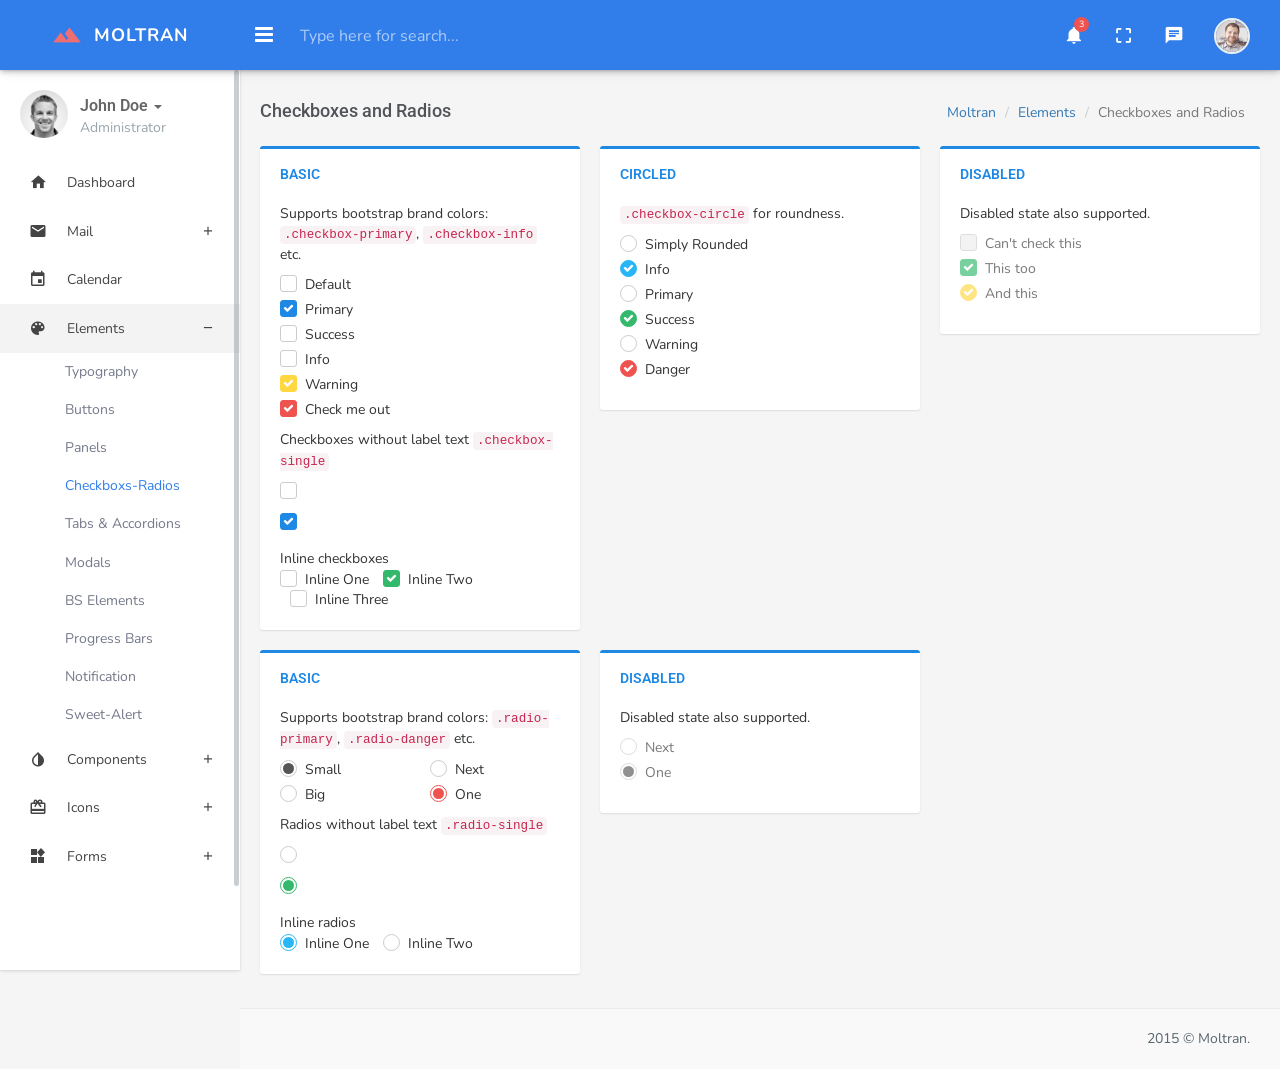
<file: Admin_Theme/checkbox-radio.html>
<!DOCTYPE html>
<html>
    <head>
        <meta charset="utf-8">
        <meta name="viewport" content="width=device-width, initial-scale=1.0">
        <meta name="description" content="A fully featured admin theme which can be used to build CRM, CMS, etc.">
        <meta name="author" content="Coderthemes">

        <link rel="shortcut icon" href="images/favicon_1.ico">

        <title>Moltran - Responsive Admin Dashboard Template</title>

        <!-- Base Css Files -->
        <link href="css/bootstrap.min.css" rel="stylesheet" />

        <!-- Font Icons -->
        <link href="assets/font-awesome/css/font-awesome.min.css" rel="stylesheet" />
        <link href="assets/ionicon/css/ionicons.min.css" rel="stylesheet" />
        <link href="css/material-design-iconic-font.min.css" rel="stylesheet">

        <!-- animate css -->
        <link href="css/animate.css" rel="stylesheet" />

        <!-- Waves-effect -->
        <link href="css/waves-effect.css" rel="stylesheet">

        <!-- Custom Files -->
        <link href="css/helper.css" rel="stylesheet" type="text/css" />
        <link href="css/style.css" rel="stylesheet" type="text/css" />

        <!-- HTML5 Shim and Respond.js IE8 support of HTML5 elements and media queries -->
        <!-- WARNING: Respond.js doesn't work if you view the page via file:// -->
        <!--[if lt IE 9]>
        <script src="https://oss.maxcdn.com/libs/html5shiv/3.7.0/html5shiv.js"></script>
        <script src="https://oss.maxcdn.com/libs/respond.js/1.3.0/respond.min.js"></script>
        <![endif]-->

        <script src="js/modernizr.min.js"></script>
        
    </head>



    <body class="fixed-left">
        
        <!-- Begin page -->
        <div id="wrapper">
        
            <!-- Top Bar Start -->
            <div class="topbar">
                <!-- LOGO -->
                <div class="topbar-left">
                    <div class="text-center">
                        <a href="index.html" class="logo"><i class="md md-terrain"></i> <span>Moltran </span></a>
                    </div>
                </div>
                <!-- Button mobile view to collapse sidebar menu -->
                <div class="navbar navbar-default" role="navigation">
                    <div class="container">
                        <div class="">
                            <div class="pull-left">
                                <button class="button-menu-mobile open-left">
                                    <i class="fa fa-bars"></i>
                                </button>
                                <span class="clearfix"></span>
                            </div>
                            <form class="navbar-form pull-left" role="search">
                                <div class="form-group">
                                    <input type="text" class="form-control search-bar" placeholder="Type here for search...">
                                </div>
                                <button type="submit" class="btn btn-search"><i class="fa fa-search"></i></button>
                            </form>

                            <ul class="nav navbar-nav navbar-right pull-right">
                                <li class="dropdown hidden-xs">
                                    <a href="#" data-target="#" class="dropdown-toggle waves-effect waves-light" data-toggle="dropdown" aria-expanded="true">
                                        <i class="md md-notifications"></i> <span class="badge badge-xs badge-danger">3</span>
                                    </a>
                                    <ul class="dropdown-menu dropdown-menu-lg">
                                        <li class="text-center notifi-title">Notification</li>
                                        <li class="list-group">
                                           <!-- list item-->
                                           <a href="javascript:void(0);" class="list-group-item">
                                              <div class="media">
                                                 <div class="pull-left">
                                                    <em class="fa fa-user-plus fa-2x text-info"></em>
                                                 </div>
                                                 <div class="media-body clearfix">
                                                    <div class="media-heading">New user registered</div>
                                                    <p class="m-0">
                                                       <small>You have 10 unread messages</small>
                                                    </p>
                                                 </div>
                                              </div>
                                           </a>
                                           <!-- list item-->
                                            <a href="javascript:void(0);" class="list-group-item">
                                              <div class="media">
                                                 <div class="pull-left">
                                                    <em class="fa fa-diamond fa-2x text-primary"></em>
                                                 </div>
                                                 <div class="media-body clearfix">
                                                    <div class="media-heading">New settings</div>
                                                    <p class="m-0">
                                                       <small>There are new settings available</small>
                                                    </p>
                                                 </div>
                                              </div>
                                            </a>
                                            <!-- list item-->
                                            <a href="javascript:void(0);" class="list-group-item">
                                              <div class="media">
                                                 <div class="pull-left">
                                                    <em class="fa fa-bell-o fa-2x text-danger"></em>
                                                 </div>
                                                 <div class="media-body clearfix">
                                                    <div class="media-heading">Updates</div>
                                                    <p class="m-0">
                                                       <small>There are
                                                          <span class="text-primary">2</span> new updates available</small>
                                                    </p>
                                                 </div>
                                              </div>
                                            </a>
                                           <!-- last list item -->
                                            <a href="javascript:void(0);" class="list-group-item">
                                              <small>See all notifications</small>
                                            </a>
                                        </li>
                                    </ul>
                                </li>
                                <li class="hidden-xs">
                                    <a href="#" id="btn-fullscreen" class="waves-effect waves-light"><i class="md md-crop-free"></i></a>
                                </li>
                                <li class="hidden-xs">
                                    <a href="#" class="right-bar-toggle waves-effect waves-light"><i class="md md-chat"></i></a>
                                </li>
                                <li class="dropdown">
                                    <a href="" class="dropdown-toggle profile" data-toggle="dropdown" aria-expanded="true"><img src="images/avatar-1.jpg" alt="user-img" class="img-circle"> </a>
                                    <ul class="dropdown-menu">
                                        <li><a href="javascript:void(0)"><i class="md md-face-unlock"></i> Profile</a></li>
                                        <li><a href="javascript:void(0)"><i class="md md-settings"></i> Settings</a></li>
                                        <li><a href="javascript:void(0)"><i class="md md-lock"></i> Lock screen</a></li>
                                        <li><a href="javascript:void(0)"><i class="md md-settings-power"></i> Logout</a></li>
                                    </ul>
                                </li>
                            </ul>
                        </div>
                        <!--/.nav-collapse -->
                    </div>
                </div>
            </div>
            <!-- Top Bar End -->


            <!-- ========== Left Sidebar Start ========== -->

            <div class="left side-menu">
                <div class="sidebar-inner slimscrollleft">
                    <div class="user-details">
                        <div class="pull-left">
                            <img src="images/users/avatar-1.jpg" alt="" class="thumb-md img-circle">
                        </div>
                        <div class="user-info">
                            <div class="dropdown">
                                <a href="#" class="dropdown-toggle" data-toggle="dropdown" aria-expanded="false">John Doe <span class="caret"></span></a>
                                <ul class="dropdown-menu">
                                    <li><a href="javascript:void(0)"><i class="md md-face-unlock"></i> Profile<div class="ripple-wrapper"></div></a></li>
                                    <li><a href="javascript:void(0)"><i class="md md-settings"></i> Settings</a></li>
                                    <li><a href="javascript:void(0)"><i class="md md-lock"></i> Lock screen</a></li>
                                    <li><a href="javascript:void(0)"><i class="md md-settings-power"></i> Logout</a></li>
                                </ul>
                            </div>
                            
                            <p class="text-muted m-0">Administrator</p>
                        </div>
                    </div>
                    <!--- Divider -->
                    <div id="sidebar-menu">
                        <ul>
                            <li>
                                <a href="index.html" class="waves-effect"><i class="md md-home"></i><span> Dashboard </span></a>
                            </li>

                            <li class="has_sub">
                                <a href="#" class="waves-effect"><i class="md md-mail"></i><span> Mail </span><span class="pull-right"><i class="md md-add"></i></span></a>
                                <ul class="list-unstyled">
                                    <li><a href="inbox.html">Inbox</a></li>
                                    <li><a href="email-compose.html">Compose Mail</a></li>
                                    <li><a href="email-read.html">View Mail</a></li>
                                </ul>
                            </li>

                            <li>
                                <a href="calendar.html" class="waves-effect"><i class="md md-event"></i><span> Calendar </span></a>
                            </li>

                            <li class="has_sub">
                                <a href="#" class="waves-effect active"><i class="md md-palette"></i> <span> Elements </span> <span class="pull-right"><i class="md md-add"></i></span></a>
                                <ul class="list-unstyled">
                                    <li><a href="typography.html">Typography</a></li>
                                    <li><a href="buttons.html">Buttons</a></li>
                                    <li><a href="panels.html">Panels</a></li>
                                    <li class="active"><a href="checkbox-radio.html">Checkboxs-Radios</a></li>
                                    <li><a href="tabs-accordions.html">Tabs &amp; Accordions</a></li>
                                    <li><a href="modals.html">Modals</a></li>
                                    <li><a href="bootstrap-ui.html">BS Elements</a></li>
                                    <li><a href="progressbars.html">Progress Bars</a></li>
                                    <li><a href="notification.html">Notification</a></li>
                                    <li><a href="sweet-alert.html">Sweet-Alert</a></li>
                                </ul>
                            </li>

                            <li class="has_sub">
                                <a href="#" class="waves-effect"><i class="md md-invert-colors-on"></i><span> Components </span><span class="pull-right"><i class="md md-add"></i></span></a>
                                <ul class="list-unstyled">
                                    <li><a href="grid.html">Grid</a></li>
                                    <li><a href="portlets.html">Portlets</a></li>
                                    <li><a href="widgets.html">Widgets</a></li>
                                    <li><a href="nestable-list.html">Nesteble</a></li>
                                    <li><a href="ui-sliders.html">Sliders </a></li>
                                    <li><a href="gallery.html">Gallery </a></li>
                                    <li><a href="pricing.html">Pricing Table </a></li>
                                </ul>
                            </li>

                            <li class="has_sub">
                                <a href="#" class="waves-effect"><i class="md md-redeem"></i> <span> Icons </span> <span class="pull-right"><i class="md md-add"></i></span></a>
                                <ul class="list-unstyled">
                                    <li><a href="material-icon.html">Material Design</a></li>
                                    <li><a href="ion-icons.html">Ion Icons</a></li>
                                    <li><a href="font-awesome.html">Font awesome</a></li>
                                </ul>
                            </li>
                            
                            <li class="has_sub">
                                <a href="#" class="waves-effect"><i class="md md-now-widgets"></i><span> Forms </span><span class="pull-right"><i class="md md-add"></i></span></a>
                                <ul class="list-unstyled">
                                    <li><a href="form-elements.html">General Elements</a></li>
                                    <li><a href="form-validation.html">Form Validation</a></li>
                                    <li><a href="form-advanced.html">Advanced Form</a></li>
                                    <li><a href="form-wizard.html">Form Wizard</a></li>
                                    <li><a href="form-editor.html">WYSIWYG Editor</a></li>
                                    <li><a href="code-editor.html">Code Editors</a></li>
                                    <li><a href="form-uploads.html">Multiple File Upload</a></li>
                                    <li><a href="form-xeditable.html">X-editable</a></li>
                                </ul>
                            </li>

                            <li class="has_sub">
                                <a href="#" class="waves-effect"><i class="md md-view-list"></i><span> Data Tables </span><span class="pull-right"><i class="md md-add"></i></span></a>
                                <ul class="list-unstyled">
                                    <li><a href="tables.html">Basic Tables</a></li>
                                    <li><a href="table-datatable.html">Data Table</a></li>
                                    <li><a href="tables-editable.html">Editable Table</a></li>
                                    <li><a href="responsive-table.html">Responsive Table</a></li>
                                </ul>
                            </li>

                            <li class="has_sub">
                                <a href="#" class="waves-effect"><i class="md md-poll"></i><span> Charts </span><span class="pull-right"><i class="md md-add"></i></span></a>
                                <ul class="list-unstyled">
                                    <li><a href="morris-chart.html">Morris Chart</a></li>
                                    <li><a href="chartjs.html">Chartjs</a></li>
                                    <li><a href="flot-chart.html">Flot Chart</a></li>
                                    <li><a href="peity-chart.html">Peity Charts</a></li>
                                    <li><a href="charts-sparkline.html">Sparkline Charts</a></li>
                                    <li><a href="chart-radial.html">Radial charts</a></li>
                                    <li><a href="other-chart.html">Other Chart</a></li>
                                </ul>
                            </li>

                            <li class="has_sub">
                                <a href="#" class="waves-effect"><i class="md md-place"></i><span> Maps </span><span class="pull-right"><i class="md md-add"></i></span></a>
                                <ul class="list-unstyled">
                                    <li><a href="gmap.html"> Google Map</a></li>
                                    <li><a href="vector-map.html"> Vector Map</a></li>
                                </ul>
                            </li>

                            <li class="has_sub">
                                <a href="#" class="waves-effect"><i class="md md-pages"></i><span> Pages </span><span class="pull-right"><i class="md md-add"></i></span></a>
                                <ul class="list-unstyled">
                                    <li><a href="profile.html">Profile</a></li>
                                    <li><a href="timeline.html">Timeline</a></li>
                                    <li><a href="invoice.html">Invoice</a></li>
                                    <li><a href="email-template.html">Email template</a></li>
                                    <li><a href="contact.html">Contact-list</a></li>
                                    <li><a href="login.html">Login</a></li>
                                    <li><a href="register.html">Register</a></li>
                                    <li><a href="recoverpw.html">Recover Password</a></li>
                                    <li><a href="lock-screen.html">Lock Screen</a></li>
                                    <li><a href="blank.html">Blank Page</a></li>
                                    <li><a href="maintenance.html">Maintenance</a></li>
                                    <li><a href="coming-soon.html">Coming-soon</a></li>
                                    <li><a href="404.html">404 Error</a></li>
                                    <li><a href="404_alt.html">404 alt</a></li>
                                    <li><a href="500.html">500 Error</a></li>
                                </ul>
                            </li>

                            <li class="has_sub">
                                <a href="javascript:void(0);" class="waves-effect"><i class="md md-share"></i><span>Multi Level </span><span class="pull-right"><i class="md md-add"></i></span></a>
                                <ul>
                                    <li class="has_sub">
                                        <a href="javascript:void(0);" class="waves-effect"><span>Menu Level 1.1</span> <span class="pull-right"><i class="md md-add"></i></span></a>
                                        <ul style="">
                                            <li><a href="javascript:void(0);"><span>Menu Level 2.1</span></a></li>
                                            <li><a href="javascript:void(0);"><span>Menu Level 2.2</span></a></li>
                                            <li><a href="javascript:void(0);"><span>Menu Level 2.3</span></a></li>
                                        </ul>
                                    </li>
                                    <li>
                                        <a href="javascript:void(0);"><span>Menu Level 1.2</span></a>
                                    </li>
                                </ul>
                            </li>
                        </ul>
                        <div class="clearfix"></div>
                    </div>
                    <div class="clearfix"></div>
                </div>
            </div>
            <!-- Left Sidebar End --> 



            <!-- ============================================================== -->
            <!-- Start right Content here -->
            <!-- ============================================================== -->                      
            <div class="content-page">
                <!-- Start content -->
                <div class="content">
                    <div class="container">

                        <!-- Page-Title -->
                        <div class="row">
                            <div class="col-sm-12">
                                <h4 class="pull-left page-title">Checkboxes and Radios</h4>
                                <ol class="breadcrumb pull-right">
                                    <li><a href="#">Moltran</a></li>
                                    <li><a href="#">Elements</a></li>
                                    <li class="active">Checkboxes and Radios</li>
                                </ol>
                            </div>
                        </div>

                        <!-- CHECKBOX -->

                        <div class="row">
                            <div class="col-md-4">
                                <div class="panel panel-border panel-primary">
                                    <div class="panel-heading"> 
                                        <h3 class="panel-title">Basic</h3> 
                                    </div> 
                                    <div class="panel-body"> 
                                        <p>
                                            Supports bootstrap brand colors: <code>.checkbox-primary</code>, <code>.checkbox-info</code> etc.
                                        </p>
                                        <div class="checkbox">
                                            <input id="checkbox1" type="checkbox">
                                            <label for="checkbox1">
                                                Default
                                            </label>
                                        </div>
                                        <div class="checkbox checkbox-primary">
                                            <input id="checkbox2" type="checkbox" checked>
                                            <label for="checkbox2">
                                                Primary
                                            </label>
                                        </div>
                                        <div class="checkbox checkbox-success">
                                            <input id="checkbox3" type="checkbox">
                                            <label for="checkbox3">
                                                Success
                                            </label>
                                        </div>
                                        <div class="checkbox checkbox-info">
                                            <input id="checkbox4" type="checkbox">
                                            <label for="checkbox4">
                                                Info
                                            </label>
                                        </div>
                                        <div class="checkbox checkbox-warning">
                                            <input id="checkbox5" type="checkbox" checked>
                                            <label for="checkbox5">
                                                Warning
                                            </label>
                                        </div>
                                        <div class="checkbox checkbox-danger">
                                            <input id="checkbox6" type="checkbox" checked>
                                            <label for="checkbox6">
                                                Check me out
                                            </label>
                                        </div>
                                        <p>Checkboxes without label text <code>.checkbox-single</code></p>
                                        <div class="checkbox checkbox-single">
                                            <input type="checkbox" id="singleCheckbox1" value="option1" aria-label="Single checkbox One">
                                            <label></label>
                                        </div>
                                        <div class="checkbox checkbox-primary checkbox-single">
                                            <input type="checkbox" id="singleCheckbox2" value="option2" checked aria-label="Single checkbox Two">
                                            <label></label>
                                        </div>
                                        <p>Inline checkboxes</p>
                                        <div class="checkbox checkbox-inline">
                                            <input type="checkbox" id="inlineCheckbox1" value="option1">
                                            <label for="inlineCheckbox1"> Inline One </label>
                                        </div>
                                        <div class="checkbox checkbox-success checkbox-inline">
                                            <input type="checkbox" id="inlineCheckbox2" value="option1" checked>
                                            <label for="inlineCheckbox2"> Inline Two </label>
                                        </div>
                                        <div class="checkbox checkbox-inline">
                                            <input type="checkbox" id="inlineCheckbox3" value="option1">
                                            <label for="inlineCheckbox3"> Inline Three </label>
                                        </div>

                                    </div> 
                                </div>
                            </div>

                            <div class="col-md-4">
                                <div class="panel panel-border panel-primary">
                                    <div class="panel-heading"> 
                                        <h3 class="panel-title">Circled</h3> 
                                    </div> 
                                    <div class="panel-body"> 
                                        <p>
                                            <code>.checkbox-circle</code> for roundness.
                                        </p>
                                        <div class="checkbox checkbox-circle">
                                            <input id="checkbox7" type="checkbox">
                                            <label for="checkbox7">
                                                Simply Rounded
                                            </label>
                                        </div>
                                        <div class="checkbox checkbox-info checkbox-circle">
                                            <input id="checkbox8" type="checkbox" checked>
                                            <label for="checkbox8">
                                                Info
                                            </label>
                                        </div>
                                        <div class="checkbox checkbox-primary checkbox-circle">
                                            <input id="checkbox-9" type="checkbox">
                                            <label for="checkbox-9">
                                                Primary
                                            </label>
                                        </div>
                                        <div class="checkbox checkbox-success checkbox-circle">
                                            <input id="checkbox-10" type="checkbox" checked>
                                            <label for="checkbox-10">
                                                Success
                                            </label>
                                        </div>
                                        <div class="checkbox checkbox-warning checkbox-circle">
                                            <input id="checkbox-11" type="checkbox">
                                            <label for="checkbox-11">
                                                Warning
                                            </label>
                                        </div>
                                        <div class="checkbox checkbox-danger checkbox-circle">
                                            <input id="checkbox-12" type="checkbox" checked>
                                            <label for="checkbox-12">
                                                Danger
                                            </label>
                                        </div>
                                    </div> 
                                </div>
                            </div>

                            <div class="col-md-4">
                                <div class="panel panel-border panel-primary">
                                    <div class="panel-heading"> 
                                        <h3 class="panel-title">Disabled</h3> 
                                    </div> 
                                    <div class="panel-body"> 
                                        <p>
                                            Disabled state also supported.
                                        </p>
                                        <div class="checkbox">
                                            <input id="checkbox9" type="checkbox" disabled>
                                            <label for="checkbox9">
                                                Can't check this
                                            </label>
                                        </div>
                                        <div class="checkbox checkbox-success">
                                            <input id="checkbox10" type="checkbox" disabled checked>
                                            <label for="checkbox10">
                                                This too
                                            </label>
                                        </div>
                                        <div class="checkbox checkbox-warning checkbox-circle">
                                            <input id="checkbox11" type="checkbox" disabled checked>
                                            <label for="checkbox11">
                                                And this
                                            </label>
                                        </div>
         
                                    </div> 
                                </div>
                            </div>
                        </div> <!-- end row -->


                        <!-- RADIOS -->


                        <div class="row">
                            <div class="col-md-4">
                                <div class="panel panel-border panel-primary">
                                    <div class="panel-heading"> 
                                        <h3 class="panel-title">Basic</h3> 
                                    </div> 
                                    <div class="panel-body"> 
                                        <p>
                                            Supports bootstrap brand colors: <code>.radio-primary</code>, <code>.radio-danger</code> etc.
                                        </p>
                                        <div class="row">
                                            <div class="col-sm-6">
                                                <div class="radio">
                                                    <input type="radio" name="radio1" id="radio1" value="option1" checked>
                                                    <label for="radio1">
                                                        Small
                                                    </label>
                                                </div>
                                                <div class="radio">
                                                    <input type="radio" name="radio1" id="radio2" value="option2">
                                                    <label for="radio2">
                                                        Big
                                                    </label>
                                                </div>
                                            </div>
                                            <div class="col-sm-6">
                                                <div class="radio radio-danger">
                                                    <input type="radio" name="radio2" id="radio3" value="option1">
                                                    <label for="radio3">
                                                        Next
                                                    </label>
                                                </div>
                                                <div class="radio radio-danger">
                                                    <input type="radio" name="radio2" id="radio4" value="option2" checked>
                                                    <label for="radio4">
                                                        One
                                                    </label>
                                                </div>
                                            </div>
                                        </div>
                                        <p>Radios without label text <code>.radio-single</code></p>
                                        <div class="radio radio-single">
                                            <input type="radio" id="singleRadio1" value="option1" name="radioSingle1" aria-label="Single radio One">
                                            <label></label>
                                        </div>
                                        <div class="radio radio-success radio-single">
                                            <input type="radio" id="singleRadio2" value="option2" name="radioSingle1" checked aria-label="Single radio Two">
                                            <label></label>
                                        </div>
                                        <p>Inline radios</p>
                                        <div class="radio radio-info radio-inline">
                                            <input type="radio" id="inlineRadio1" value="option1" name="radioInline" checked>
                                            <label for="inlineRadio1"> Inline One </label>
                                        </div>
                                        <div class="radio radio-inline">
                                            <input type="radio" id="inlineRadio2" value="option2" name="radioInline">
                                            <label for="inlineRadio2"> Inline Two </label>
                                        </div>
                                    </div> 
                                </div>
                            </div>

                            <div class="col-md-4">
                                <div class="panel panel-border panel-primary">
                                    <div class="panel-heading"> 
                                        <h3 class="panel-title">Disabled</h3> 
                                    </div> 
                                    <div class="panel-body"> 
                                        <p>
                                            Disabled state also supported.
                                        </p>
                                        <div class="radio radio-danger">
                                            <input type="radio" name="radio3" id="radio5" value="option1" disabled>
                                            <label for="radio5">
                                                Next
                                            </label>
                                        </div>
                                        <div class="radio">
                                            <input type="radio" name="radio3" id="radio6" value="option2" checked disabled>
                                            <label for="radio6">
                                                One
                                            </label>
                                        </div>

                                    </div> 
                                </div>
                            </div>

                        </div> <!-- end row -->

                    </div> <!-- container -->
                               
                </div> <!-- content -->

                <footer class="footer text-right">
                    2015 © Moltran.
                </footer>

            </div>
            <!-- ============================================================== -->
            <!-- End Right content here -->
            <!-- ============================================================== -->


            <!-- Right Sidebar -->
            <div class="side-bar right-bar nicescroll">
                <h4 class="text-center">Chat</h4>
                <div class="contact-list nicescroll">
                    <ul class="list-group contacts-list">
                        <li class="list-group-item">
                            <a href="#">
                                <div class="avatar">
                                    <img src="images/users/avatar-1.jpg" alt="">
                                </div>
                                <span class="name">Chadengle</span>
                                <i class="fa fa-circle online"></i>
                            </a>
                            <span class="clearfix"></span>
                        </li>
                        <li class="list-group-item">
                            <a href="#">
                                <div class="avatar">
                                    <img src="images/users/avatar-2.jpg" alt="">
                                </div>
                                <span class="name">Tomaslau</span>
                                <i class="fa fa-circle online"></i>
                            </a>
                            <span class="clearfix"></span>
                        </li>
                        <li class="list-group-item">
                            <a href="#">
                                <div class="avatar">
                                    <img src="images/users/avatar-3.jpg" alt="">
                                </div>
                                <span class="name">Stillnotdavid</span>
                                <i class="fa fa-circle online"></i>
                            </a>
                            <span class="clearfix"></span>
                        </li>
                        <li class="list-group-item">
                            <a href="#">
                                <div class="avatar">
                                    <img src="images/users/avatar-4.jpg" alt="">
                                </div>
                                <span class="name">Kurafire</span>
                                <i class="fa fa-circle online"></i>
                            </a>
                            <span class="clearfix"></span>
                        </li>
                        <li class="list-group-item">
                            <a href="#">
                                <div class="avatar">
                                    <img src="images/users/avatar-5.jpg" alt="">
                                </div>
                                <span class="name">Shahedk</span>
                                <i class="fa fa-circle away"></i>
                            </a>
                            <span class="clearfix"></span>
                        </li>
                        <li class="list-group-item">
                            <a href="#">
                                <div class="avatar">
                                    <img src="images/users/avatar-6.jpg" alt="">
                                </div>
                                <span class="name">Adhamdannaway</span>
                                <i class="fa fa-circle away"></i>
                            </a>
                            <span class="clearfix"></span>
                        </li>
                        <li class="list-group-item">
                            <a href="#">
                                <div class="avatar">
                                    <img src="images/users/avatar-7.jpg" alt="">
                                </div>
                                <span class="name">Ok</span>
                                <i class="fa fa-circle away"></i>
                            </a>
                            <span class="clearfix"></span>
                        </li>
                        <li class="list-group-item">
                            <a href="#">
                                <div class="avatar">
                                    <img src="images/users/avatar-8.jpg" alt="">
                                </div>
                                <span class="name">Arashasghari</span>
                                <i class="fa fa-circle offline"></i>
                            </a>
                            <span class="clearfix"></span>
                        </li>
                        <li class="list-group-item">
                            <a href="#">
                                <div class="avatar">
                                    <img src="images/users/avatar-9.jpg" alt="">
                                </div>
                                <span class="name">Joshaustin</span>
                                <i class="fa fa-circle offline"></i>
                            </a>
                            <span class="clearfix"></span>
                        </li>
                        <li class="list-group-item">
                            <a href="#">
                                <div class="avatar">
                                    <img src="images/users/avatar-10.jpg" alt="">
                                </div>
                                <span class="name">Sortino</span>
                                <i class="fa fa-circle offline"></i>
                            </a>
                            <span class="clearfix"></span>
                        </li>
                    </ul>  
                </div>
            </div>
            <!-- /Right-bar -->


        </div>
        <!-- END wrapper -->
    
        <script>
            var resizefunc = [];
        </script>

        <!-- jQuery  -->
        <script src="js/jquery.min.js"></script>
        <script src="js/bootstrap.min.js"></script>
        <script src="js/waves.js"></script>
        <script src="js/wow.min.js"></script>
        <script src="js/jquery.nicescroll.js" type="text/javascript"></script>
        <script src="js/jquery.scrollTo.min.js"></script>
        <script src="assets/jquery-sparkline/jquery.sparkline.min.js"></script>
        <script src="assets/jquery-detectmobile/detect.js"></script>
        <script src="assets/fastclick/fastclick.js"></script>
        <script src="assets/jquery-slimscroll/jquery.slimscroll.js"></script>
        <script src="assets/jquery-blockui/jquery.blockUI.js"></script>


        <!-- CUSTOM JS -->
        <script src="js/jquery.app.js"></script>
	
	</body>
</html>
</file>
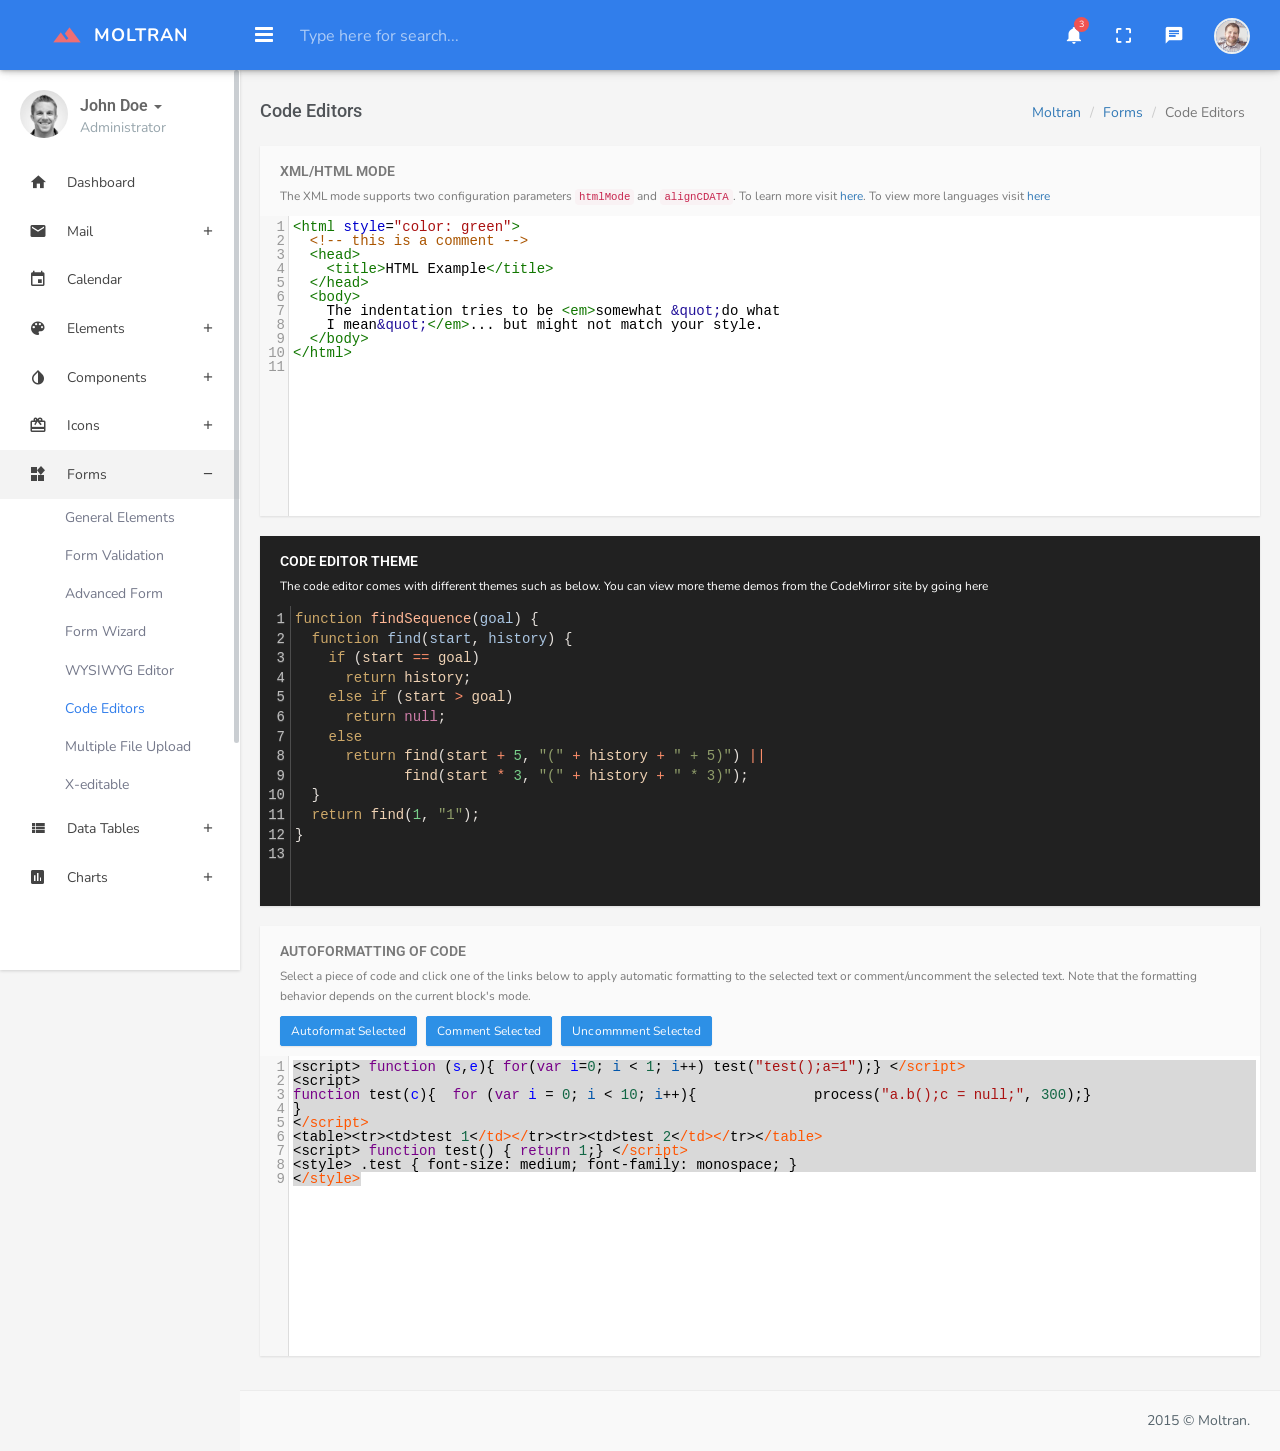
<file: Admin_Theme/code-editor.html>
<!DOCTYPE html>
<html>
    <head>
        <meta charset="utf-8">
        <meta name="viewport" content="width=device-width, initial-scale=1.0">
        <meta name="description" content="A fully featured admin theme which can be used to build CRM, CMS, etc.">
        <meta name="author" content="Coderthemes">

        <link rel="shortcut icon" href="images/favicon_1.ico">

        <title>Moltran - Responsive Admin Dashboard Template</title>

        <!-- Base Css Files -->
        <link href="css/bootstrap.min.css" rel="stylesheet" />

        <!-- Font Icons -->
        <link href="assets/font-awesome/css/font-awesome.min.css" rel="stylesheet" />
        <link href="assets/ionicon/css/ionicons.min.css" rel="stylesheet" />
        <link href="css/material-design-iconic-font.min.css" rel="stylesheet">

        <!-- animate css -->
        <link href="css/animate.css" rel="stylesheet" />

        <!-- Waves-effect -->
        <link href="css/waves-effect.css" rel="stylesheet">

        <!--Plugin Css-->
        <link rel="stylesheet" href="assets/codemirror/codemirror.css" />
        <link rel="stylesheet" href="assets/codemirror/ambiance.css">

        <!-- Custom Files -->
        <link href="css/helper.css" rel="stylesheet" type="text/css" />
        <link href="css/style.css" rel="stylesheet" type="text/css" />

        <!-- HTML5 Shim and Respond.js IE8 support of HTML5 elements and media queries -->
        <!-- WARNING: Respond.js doesn't work if you view the page via file:// -->
        <!--[if lt IE 9]>
        <script src="https://oss.maxcdn.com/libs/html5shiv/3.7.0/html5shiv.js"></script>
        <script src="https://oss.maxcdn.com/libs/respond.js/1.3.0/respond.min.js"></script>
        <![endif]-->

        <script src="js/modernizr.min.js"></script>
        
    </head>



    <body class="fixed-left">
        
        <!-- Begin page -->
        <div id="wrapper">
        
            <!-- Top Bar Start -->
            <div class="topbar">
                <!-- LOGO -->
                <div class="topbar-left">
                    <div class="text-center">
                        <a href="index.html" class="logo"><i class="md md-terrain"></i> <span>Moltran </span></a>
                    </div>
                </div>
                <!-- Button mobile view to collapse sidebar menu -->
                <div class="navbar navbar-default" role="navigation">
                    <div class="container">
                        <div class="">
                            <div class="pull-left">
                                <button class="button-menu-mobile open-left">
                                    <i class="fa fa-bars"></i>
                                </button>
                                <span class="clearfix"></span>
                            </div>
                            <form class="navbar-form pull-left" role="search">
                                <div class="form-group">
                                    <input type="text" class="form-control search-bar" placeholder="Type here for search...">
                                </div>
                                <button type="submit" class="btn btn-search"><i class="fa fa-search"></i></button>
                            </form>

                            <ul class="nav navbar-nav navbar-right pull-right">
                                <li class="dropdown hidden-xs">
                                    <a href="#" data-target="#" class="dropdown-toggle waves-effect waves-light" data-toggle="dropdown" aria-expanded="true">
                                        <i class="md md-notifications"></i> <span class="badge badge-xs badge-danger">3</span>
                                    </a>
                                    <ul class="dropdown-menu dropdown-menu-lg">
                                        <li class="text-center notifi-title">Notification</li>
                                        <li class="list-group">
                                           <!-- list item-->
                                           <a href="javascript:void(0);" class="list-group-item">
                                              <div class="media">
                                                 <div class="pull-left">
                                                    <em class="fa fa-user-plus fa-2x text-info"></em>
                                                 </div>
                                                 <div class="media-body clearfix">
                                                    <div class="media-heading">New user registered</div>
                                                    <p class="m-0">
                                                       <small>You have 10 unread messages</small>
                                                    </p>
                                                 </div>
                                              </div>
                                           </a>
                                           <!-- list item-->
                                            <a href="javascript:void(0);" class="list-group-item">
                                              <div class="media">
                                                 <div class="pull-left">
                                                    <em class="fa fa-diamond fa-2x text-primary"></em>
                                                 </div>
                                                 <div class="media-body clearfix">
                                                    <div class="media-heading">New settings</div>
                                                    <p class="m-0">
                                                       <small>There are new settings available</small>
                                                    </p>
                                                 </div>
                                              </div>
                                            </a>
                                            <!-- list item-->
                                            <a href="javascript:void(0);" class="list-group-item">
                                              <div class="media">
                                                 <div class="pull-left">
                                                    <em class="fa fa-bell-o fa-2x text-danger"></em>
                                                 </div>
                                                 <div class="media-body clearfix">
                                                    <div class="media-heading">Updates</div>
                                                    <p class="m-0">
                                                       <small>There are
                                                          <span class="text-primary">2</span> new updates available</small>
                                                    </p>
                                                 </div>
                                              </div>
                                            </a>
                                           <!-- last list item -->
                                            <a href="javascript:void(0);" class="list-group-item">
                                              <small>See all notifications</small>
                                            </a>
                                        </li>
                                    </ul>
                                </li>
                                <li class="hidden-xs">
                                    <a href="#" id="btn-fullscreen" class="waves-effect waves-light"><i class="md md-crop-free"></i></a>
                                </li>
                                <li class="hidden-xs">
                                    <a href="#" class="right-bar-toggle waves-effect waves-light"><i class="md md-chat"></i></a>
                                </li>
                                <li class="dropdown">
                                    <a href="" class="dropdown-toggle profile" data-toggle="dropdown" aria-expanded="true"><img src="images/avatar-1.jpg" alt="user-img" class="img-circle"> </a>
                                    <ul class="dropdown-menu">
                                        <li><a href="javascript:void(0)"><i class="md md-face-unlock"></i> Profile</a></li>
                                        <li><a href="javascript:void(0)"><i class="md md-settings"></i> Settings</a></li>
                                        <li><a href="javascript:void(0)"><i class="md md-lock"></i> Lock screen</a></li>
                                        <li><a href="javascript:void(0)"><i class="md md-settings-power"></i> Logout</a></li>
                                    </ul>
                                </li>
                            </ul>
                        </div>
                        <!--/.nav-collapse -->
                    </div>
                </div>
            </div>
            <!-- Top Bar End -->


            <!-- ========== Left Sidebar Start ========== -->

            <div class="left side-menu">
                <div class="sidebar-inner slimscrollleft">
                    <div class="user-details">
                        <div class="pull-left">
                            <img src="images/users/avatar-1.jpg" alt="" class="thumb-md img-circle">
                        </div>
                        <div class="user-info">
                            <div class="dropdown">
                                <a href="#" class="dropdown-toggle" data-toggle="dropdown" aria-expanded="false">John Doe <span class="caret"></span></a>
                                <ul class="dropdown-menu">
                                    <li><a href="javascript:void(0)"><i class="md md-face-unlock"></i> Profile<div class="ripple-wrapper"></div></a></li>
                                    <li><a href="javascript:void(0)"><i class="md md-settings"></i> Settings</a></li>
                                    <li><a href="javascript:void(0)"><i class="md md-lock"></i> Lock screen</a></li>
                                    <li><a href="javascript:void(0)"><i class="md md-settings-power"></i> Logout</a></li>
                                </ul>
                            </div>
                            
                            <p class="text-muted m-0">Administrator</p>
                        </div>
                    </div>
                    <!--- Divider -->
                    <div id="sidebar-menu">
                        <ul>
                            <li>
                                <a href="index.html" class="waves-effect"><i class="md md-home"></i><span> Dashboard </span></a>
                            </li>

                            <li class="has_sub">
                                <a href="#" class="waves-effect"><i class="md md-mail"></i><span> Mail </span><span class="pull-right"><i class="md md-add"></i></span></a>
                                <ul class="list-unstyled">
                                    <li><a href="inbox.html">Inbox</a></li>
                                    <li><a href="email-compose.html">Compose Mail</a></li>
                                    <li><a href="email-read.html">View Mail</a></li>
                                </ul>
                            </li>

                            <li>
                                <a href="calendar.html" class="waves-effect"><i class="md md-event"></i><span> Calendar </span></a>
                            </li>

                            <li class="has_sub">
                                <a href="#" class="waves-effect"><i class="md md-palette"></i> <span> Elements </span> <span class="pull-right"><i class="md md-add"></i></span></a>
                                <ul class="list-unstyled">
                                    <li><a href="typography.html">Typography</a></li>
                                    <li><a href="buttons.html">Buttons</a></li>
                                    <li><a href="panels.html">Panels</a></li>
                                    <li><a href="checkbox-radio.html">Checkboxs-Radios</a></li>
                                    <li><a href="tabs-accordions.html">Tabs &amp; Accordions</a></li>
                                    <li><a href="modals.html">Modals</a></li>
                                    <li><a href="bootstrap-ui.html">BS Elements</a></li>
                                    <li><a href="progressbars.html">Progress Bars</a></li>
                                    <li><a href="notification.html">Notification</a></li>
                                    <li><a href="sweet-alert.html">Sweet-Alert</a></li>
                                </ul>
                            </li>

                            <li class="has_sub">
                                <a href="#" class="waves-effect"><i class="md md-invert-colors-on"></i><span> Components </span><span class="pull-right"><i class="md md-add"></i></span></a>
                                <ul class="list-unstyled">
                                    <li><a href="grid.html">Grid</a></li>
                                    <li><a href="portlets.html">Portlets</a></li>
                                    <li><a href="widgets.html">Widgets</a></li>
                                    <li><a href="nestable-list.html">Nesteble</a></li>
                                    <li><a href="ui-sliders.html">Sliders </a></li>
                                    <li><a href="gallery.html">Gallery </a></li>
                                    <li><a href="pricing.html">Pricing Table </a></li>
                                </ul>
                            </li>

                            <li class="has_sub">
                                <a href="#" class="waves-effect"><i class="md md-redeem"></i> <span> Icons </span> <span class="pull-right"><i class="md md-add"></i></span></a>
                                <ul class="list-unstyled">
                                    <li><a href="material-icon.html">Material Design</a></li>
                                    <li><a href="ion-icons.html">Ion Icons</a></li>
                                    <li><a href="font-awesome.html">Font awesome</a></li>
                                </ul>
                            </li>
                            
                            <li class="has_sub">
                                <a href="#" class="waves-effect active"><i class="md md-now-widgets"></i><span> Forms </span><span class="pull-right"><i class="md md-add"></i></span></a>
                                <ul class="list-unstyled">
                                    <li><a href="form-elements.html">General Elements</a></li>
                                    <li><a href="form-validation.html">Form Validation</a></li>
                                    <li><a href="form-advanced.html">Advanced Form</a></li>
                                    <li><a href="form-wizard.html">Form Wizard</a></li>
                                    <li><a href="form-editor.html">WYSIWYG Editor</a></li>
                                    <li class="active"><a href="code-editor.html">Code Editors</a></li>
                                    <li><a href="form-uploads.html">Multiple File Upload</a></li>
                                    <li><a href="form-xeditable.html">X-editable</a></li>
                                </ul>
                            </li>

                            <li class="has_sub">
                                <a href="#" class="waves-effect"><i class="md md-view-list"></i><span> Data Tables </span><span class="pull-right"><i class="md md-add"></i></span></a>
                                <ul class="list-unstyled">
                                    <li><a href="tables.html">Basic Tables</a></li>
                                    <li><a href="table-datatable.html">Data Table</a></li>
                                    <li><a href="tables-editable.html">Editable Table</a></li>
                                    <li><a href="responsive-table.html">Responsive Table</a></li>
                                </ul>
                            </li>

                            <li class="has_sub">
                                <a href="#" class="waves-effect"><i class="md md-poll"></i><span> Charts </span><span class="pull-right"><i class="md md-add"></i></span></a>
                                <ul class="list-unstyled">
                                    <li><a href="morris-chart.html">Morris Chart</a></li>
                                    <li><a href="chartjs.html">Chartjs</a></li>
                                    <li><a href="flot-chart.html">Flot Chart</a></li>
                                    <li><a href="peity-chart.html">Peity Charts</a></li>
                                    <li><a href="charts-sparkline.html">Sparkline Charts</a></li>
                                    <li><a href="chart-radial.html">Radial charts</a></li>
                                    <li><a href="other-chart.html">Other Chart</a></li>
                                </ul>
                            </li>

                            <li class="has_sub">
                                <a href="#" class="waves-effect"><i class="md md-place"></i><span> Maps </span><span class="pull-right"><i class="md md-add"></i></span></a>
                                <ul class="list-unstyled">
                                    <li><a href="gmap.html"> Google Map</a></li>
                                    <li><a href="vector-map.html"> Vector Map</a></li>
                                </ul>
                            </li>

                            <li class="has_sub">
                                <a href="#" class="waves-effect"><i class="md md-pages"></i><span> Pages </span><span class="pull-right"><i class="md md-add"></i></span></a>
                                <ul class="list-unstyled">
                                    <li><a href="profile.html">Profile</a></li>
                                    <li><a href="timeline.html">Timeline</a></li>
                                    <li><a href="invoice.html">Invoice</a></li>
                                    <li><a href="email-template.html">Email template</a></li>
                                    <li><a href="contact.html">Contact-list</a></li>
                                    <li><a href="login.html">Login</a></li>
                                    <li><a href="register.html">Register</a></li>
                                    <li><a href="recoverpw.html">Recover Password</a></li>
                                    <li><a href="lock-screen.html">Lock Screen</a></li>
                                    <li><a href="blank.html">Blank Page</a></li>
                                    <li><a href="maintenance.html">Maintenance</a></li>
                                    <li><a href="coming-soon.html">Coming-soon</a></li>
                                    <li><a href="404.html">404 Error</a></li>
                                    <li><a href="404_alt.html">404 alt</a></li>
                                    <li><a href="500.html">500 Error</a></li>
                                </ul>
                            </li>

                            <li class="has_sub">
                                <a href="javascript:void(0);" class="waves-effect"><i class="md md-share"></i><span>Multi Level </span><span class="pull-right"><i class="md md-add"></i></span></a>
                                <ul>
                                    <li class="has_sub">
                                        <a href="javascript:void(0);" class="waves-effect"><span>Menu Level 1.1</span> <span class="pull-right"><i class="md md-add"></i></span></a>
                                        <ul style="">
                                            <li><a href="javascript:void(0);"><span>Menu Level 2.1</span></a></li>
                                            <li><a href="javascript:void(0);"><span>Menu Level 2.2</span></a></li>
                                            <li><a href="javascript:void(0);"><span>Menu Level 2.3</span></a></li>
                                        </ul>
                                    </li>
                                    <li>
                                        <a href="javascript:void(0);"><span>Menu Level 1.2</span></a>
                                    </li>
                                </ul>
                            </li>
                        </ul>
                        <div class="clearfix"></div>
                    </div>
                    <div class="clearfix"></div>
                </div>
            </div>
            <!-- Left Sidebar End --> 



            <!-- ============================================================== -->
            <!-- Start right Content here -->
            <!-- ============================================================== -->                      
            <div class="content-page">
                <!-- Start content -->
                <div class="content">
                    <div class="container">

                        <!-- Page-Title -->
                        <div class="row">
                            <div class="col-sm-12">
                                <h4 class="pull-left page-title">Code Editors</h4>
                                <ol class="breadcrumb pull-right">
                                    <li><a href="#">Moltran</a></li>
                                    <li><a href="#">Forms</a></li>
                                    <li class="active">Code Editors</li>
                                </ol>
                            </div>
                        </div>

                <div class="row">
                
                    <div class="col-sm-12">
                        <div class="panel panel-default">
                            <div class="panel-heading">
                                <h3 class="panel-title">XML/HTML Mode</h3>
                                <small>The XML mode supports two configuration parameters <code>htmlMode</code> and <code>alignCDATA</code>. To learn more visit <a target="_blank" href="http://codemirror.net/mode/xml/index.html">here</a>. To view more languages visit <a href="http://codemirror.net/mode/index.html" target="_blank">here</a></small>
                            </div>
                            <div class="panel-body code-edit-wrap">
                                   
<textarea id="code" name="code">
&lt;html style="color: green"&gt;
  &lt;!-- this is a comment --&gt;
  &lt;head&gt;
    &lt;title&gt;HTML Example&lt;/title&gt;
  &lt;/head&gt;
  &lt;body&gt;
    The indentation tries to be &lt;em&gt;somewhat &amp;quot;do what
    I mean&amp;quot;&lt;/em&gt;... but might not match your style.
  &lt;/body&gt;
&lt;/html&gt;
</textarea>   
                                   

                                </div>
                        </div>
                    </div>
                    
                    

                </div> <!-- End row -->


                <div class="row">
                
                    <div class="col-sm-12">
                        <div class="panel panel-inverse panel-color">
                            <div class="panel-heading">
                                <h3 class="panel-title">Code Editor Theme</h3>
                                <small class="text-white">The code editor comes with different themes such as below. You can view more theme demos from the CodeMirror site by going here</small>
                            </div>
                            <div class="panel-body code-edit-wrap">
                                    <textarea id="code2" name="code">
function findSequence(goal) {
  function find(start, history) {
    if (start == goal)
      return history;
    else if (start > goal)
      return null;
    else
      return find(start + 5, "(" + history + " + 5)") ||
             find(start * 3, "(" + history + " * 3)");
  }
  return find(1, "1");
}
    </textarea>    

                                </div>
                        </div>
                    </div>
                    
                    

                </div> <!-- End row -->

                <div class="row">
                
                    <div class="col-sm-12">
                        <div class="panel panel-default">
                            <div class="panel-heading">
                                <h3 class="panel-title">AutoFormatting Of Code</h3>
                                <small>Select a piece of code and click one of the links below to apply automatic formatting to the selected text or comment/uncomment the selected text. Note that the formatting behavior depends on the current block's mode. </small>
                                <div class="m-t-10"></div>
                                <button class="btn btn-primary waves-effect waves-light btn-sm m-r-5 autoformat">Autoformat Selected</button>
                                <button class="btn btn-primary waves-effect waves-light btn-sm m-r-5 comment">Comment Selected</button>
                                <button class="btn btn-primary waves-effect waves-light btn-sm uncomment">Uncommment Selected</button>
                            </div><!-- panel-heading -->
                            <div class="panel-body code-edit-wrap">
<textarea id="code3" name="code"><script> function (s,e){ for(var i=0; i < 1; i++) test("test();a=1");} </script>
<script>
function test(c){  for (var i = 0; i < 10; i++){              process("a.b();c = null;", 300);}
}
</script>
<table><tr><td>test 1</td></tr><tr><td>test 2</td></tr></table>
<script> function test() { return 1;} </script>
<style> .test { font-size: medium; font-family: monospace; }
</style></textarea>    
                </div><!-- panel-body -->
            </div><!-- panel -->
                    </div>
                    
                    

                </div> <!-- End row -->


            </div> <!-- container -->
                               
                </div> <!-- content -->

                <footer class="footer text-right">
                    2015 © Moltran.
                </footer>

            </div>
            <!-- ============================================================== -->
            <!-- End Right content here -->
            <!-- ============================================================== -->


            <!-- Right Sidebar -->
            <div class="side-bar right-bar nicescroll">
                <h4 class="text-center">Chat</h4>
                <div class="contact-list nicescroll">
                    <ul class="list-group contacts-list">
                        <li class="list-group-item">
                            <a href="#">
                                <div class="avatar">
                                    <img src="images/users/avatar-1.jpg" alt="">
                                </div>
                                <span class="name">Chadengle</span>
                                <i class="fa fa-circle online"></i>
                            </a>
                            <span class="clearfix"></span>
                        </li>
                        <li class="list-group-item">
                            <a href="#">
                                <div class="avatar">
                                    <img src="images/users/avatar-2.jpg" alt="">
                                </div>
                                <span class="name">Tomaslau</span>
                                <i class="fa fa-circle online"></i>
                            </a>
                            <span class="clearfix"></span>
                        </li>
                        <li class="list-group-item">
                            <a href="#">
                                <div class="avatar">
                                    <img src="images/users/avatar-3.jpg" alt="">
                                </div>
                                <span class="name">Stillnotdavid</span>
                                <i class="fa fa-circle online"></i>
                            </a>
                            <span class="clearfix"></span>
                        </li>
                        <li class="list-group-item">
                            <a href="#">
                                <div class="avatar">
                                    <img src="images/users/avatar-4.jpg" alt="">
                                </div>
                                <span class="name">Kurafire</span>
                                <i class="fa fa-circle online"></i>
                            </a>
                            <span class="clearfix"></span>
                        </li>
                        <li class="list-group-item">
                            <a href="#">
                                <div class="avatar">
                                    <img src="images/users/avatar-5.jpg" alt="">
                                </div>
                                <span class="name">Shahedk</span>
                                <i class="fa fa-circle away"></i>
                            </a>
                            <span class="clearfix"></span>
                        </li>
                        <li class="list-group-item">
                            <a href="#">
                                <div class="avatar">
                                    <img src="images/users/avatar-6.jpg" alt="">
                                </div>
                                <span class="name">Adhamdannaway</span>
                                <i class="fa fa-circle away"></i>
                            </a>
                            <span class="clearfix"></span>
                        </li>
                        <li class="list-group-item">
                            <a href="#">
                                <div class="avatar">
                                    <img src="images/users/avatar-7.jpg" alt="">
                                </div>
                                <span class="name">Ok</span>
                                <i class="fa fa-circle away"></i>
                            </a>
                            <span class="clearfix"></span>
                        </li>
                        <li class="list-group-item">
                            <a href="#">
                                <div class="avatar">
                                    <img src="images/users/avatar-8.jpg" alt="">
                                </div>
                                <span class="name">Arashasghari</span>
                                <i class="fa fa-circle offline"></i>
                            </a>
                            <span class="clearfix"></span>
                        </li>
                        <li class="list-group-item">
                            <a href="#">
                                <div class="avatar">
                                    <img src="images/users/avatar-9.jpg" alt="">
                                </div>
                                <span class="name">Joshaustin</span>
                                <i class="fa fa-circle offline"></i>
                            </a>
                            <span class="clearfix"></span>
                        </li>
                        <li class="list-group-item">
                            <a href="#">
                                <div class="avatar">
                                    <img src="images/users/avatar-10.jpg" alt="">
                                </div>
                                <span class="name">Sortino</span>
                                <i class="fa fa-circle offline"></i>
                            </a>
                            <span class="clearfix"></span>
                        </li>
                    </ul>  
                </div>
            </div>
            <!-- /Right-bar -->


        </div>
        <!-- END wrapper -->
    
        <script>
            var resizefunc = [];
        </script>

        <!-- jQuery  -->
        <script src="js/jquery.min.js"></script>
        <script src="js/bootstrap.min.js"></script>
        <script src="js/waves.js"></script>
        <script src="js/wow.min.js"></script>
        <script src="js/jquery.nicescroll.js" type="text/javascript"></script>
        <script src="js/jquery.scrollTo.min.js"></script>
        <script src="assets/jquery-detectmobile/detect.js"></script>
        <script src="assets/fastclick/fastclick.js"></script>
        <script src="assets/jquery-slimscroll/jquery.slimscroll.js"></script>
        <script src="assets/jquery-blockui/jquery.blockUI.js"></script>


        <!-- CUSTOM JS -->
        <script src="js/jquery.app.js"></script>

        <!--codemirror-->
        <script src="assets/codemirror/codemirror.js"></script>
        <script src="assets/codemirror/formatting.js"></script>
        <script src="assets/codemirror/xml.js"></script>
        <script src="assets/codemirror/javascript.js"></script>
        <script src="assets/codemirror/custom.codemirror.js"></script>
	
	</body>
</html>
</file>
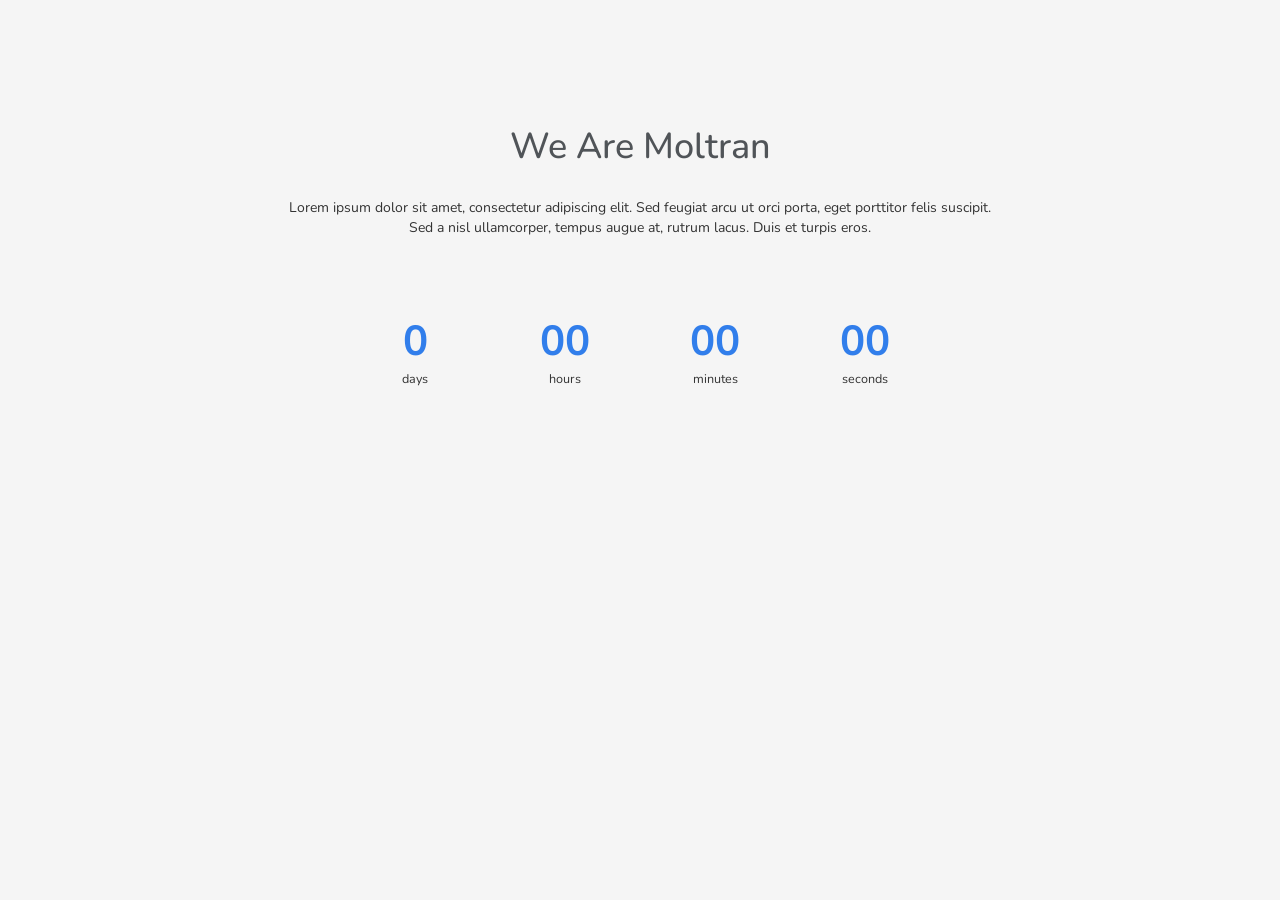
<file: Admin_Theme/coming-soon.html>
<!DOCTYPE html>
<html>
  <head>
      <meta charset="utf-8">
      <meta name="viewport" content="width=device-width, initial-scale=1.0">
      <meta name="description" content="A fully featured admin theme which can be used to build CRM, CMS, etc.">
      <meta name="author" content="Coderthemes">

      <link rel="shortcut icon" href="images/favicon_1.ico">

      <title>Moltran - Responsive Admin Dashboard Template</title>

      <!-- Base Css Files -->
      <link href="css/bootstrap.min.css" rel="stylesheet" />

      <!-- Font Icons -->
      <link href="assets/font-awesome/css/font-awesome.min.css" rel="stylesheet" />
      <link href="assets/ionicon/css/ionicons.min.css" rel="stylesheet" />
      <link href="css/material-design-iconic-font.min.css" rel="stylesheet">

      <!-- animate css -->
      <link href="css/animate.css" rel="stylesheet" />

      <!-- Waves-effect -->
      <link href="css/waves-effect.css" rel="stylesheet">

      <!-- Custom Files -->
      <link href="css/helper.css" rel="stylesheet" type="text/css" />
      <link href="css/style.css" rel="stylesheet" type="text/css" />

      <!-- HTML5 Shim and Respond.js IE8 support of HTML5 elements and media queries -->
      <!-- WARNING: Respond.js doesn't work if you view the page via file:// -->
      <!--[if lt IE 9]>
      <script src="https://oss.maxcdn.com/libs/html5shiv/3.7.0/html5shiv.js"></script>
      <script src="https://oss.maxcdn.com/libs/respond.js/1.3.0/respond.min.js"></script>
      <![endif]-->

      <script src="js/modernizr.min.js"></script>
      
  </head>
  <body>


      <!-- HOME -->
      <section class="home bg-dark" id="home">
        <div class="container">
          <div class="row">
            <div class="col-sm-12 text-center">
                <div class="home-wrapper">
                  <h1 class="home-text"><span class="rotate">We Are Moltran,We Are Modern,We are Creative</span></h1>
                  <p class="m-t-30">Lorem ipsum dolor sit amet, consectetur adipiscing elit. Sed feugiat arcu ut orci porta, eget porttitor felis suscipit.<br/> Sed a nisl ullamcorper, tempus augue at, rutrum lacus. Duis et turpis eros.</p>

                  <!-- COUNTDOWN -->      
                  <div class="row m-t-40">
                    <div class="col-sm-12 lj-countdown">
                      <div class="row">
                        <div>
                          <div>
                            <span>0</span><span>days</span></div><div><span>0</span><span>hours</span></div></div><div class="lj-countdown-ms"><div><span>0</span><span>minutes</span></div><div><span>0</span><span>seconds</span>
                          </div>
                        </div>
                      </div>
                    </div>
                  </div>
                  <!-- /COUNTDOWN -->

                </div>
            </div>
          </div>
        </div>
      </section>
      <!-- END HOME -->


        
    	<script>
        var resizefunc = [];
      </script>
      <script src="js/jquery.min.js"></script>
      <script src="js/bootstrap.min.js"></script>
      <script src="js/waves.js"></script>
      <script src="js/wow.min.js"></script>
      <script src="js/jquery.nicescroll.js" type="text/javascript"></script>
      <script src="js/jquery.scrollTo.min.js"></script>
      <script src="assets/jquery-detectmobile/detect.js"></script>
      <script src="assets/fastclick/fastclick.js"></script>
      <script src="assets/jquery-slimscroll/jquery.slimscroll.js"></script>
      <script src="assets/jquery-blockui/jquery.blockUI.js"></script>


      <!-- CUSTOM JS -->
      <script src="js/jquery.app.js"></script>

      <!-- Countdown -->
      <script src="assets/comingsoon/jquery.countdown.js"></script>
      <script src="assets/comingsoon/jquery.simple-text-rotator.min.js"></script>


      <script type="text/javascript">
        $(document).ready(function (){

        // Countdown
        // To change date, simply edit: var endDate = "June 26, 2015 20:39:00";
        $(function() {
          var endDate = "January 17, 2016 20:39:00";
          $('.lj-countdown .row').countdown({
            date: endDate,
            render: function(data) {
              $(this.el).html('<div><div><span>' + (parseInt(this.leadingZeros(data.years, 2)*365) + parseInt(this.leadingZeros(data.days, 2))) + '</span><span>days</span></div><div><span>' + this.leadingZeros(data.hours, 2) + '</span><span>hours</span></div></div><div class="lj-countdown-ms"><div><span>' + this.leadingZeros(data.min, 2) + '</span><span>minutes</span></div><div><span>' + this.leadingZeros(data.sec, 2) + '</span><span>seconds</span></div></div>');
            }
          });
        });
      });
      $(document).ready(function(){
        $(".home-text .rotate").textrotator({
              animation: "fade",
              speed: 2000
          });
      });
    </script>

	
	</body>
</html>
</file>
<file: Admin_Theme/css/waves-effect.css>
/*!
 * Waves v0.6.0
 * http://fian.my.id/Waves
 *
 * Copyright 2014 Alfiana E. Sibuea and other contributors
 * Released under the MIT license
 * https://github.com/fians/Waves/blob/master/LICENSE
 */
.waves-effect {
  position: relative;
  cursor: pointer;
  display: inline-block;
  overflow: hidden;
  -webkit-user-select: none;
  -moz-user-select: none;
  -ms-user-select: none;
  user-select: none;
  -webkit-tap-highlight-color: transparent;
  vertical-align: middle;
  z-index: 1;
  will-change: opacity, transform;
  -webkit-transition: all 0.3s ease-out;
  -moz-transition: all 0.3s ease-out;
  -o-transition: all 0.3s ease-out;
  -ms-transition: all 0.3s ease-out;
  transition: all 0.3s ease-out; }
  .waves-effect .waves-ripple {
    position: absolute;
    border-radius: 50%;
    width: 20px;
    height: 20px;
    margin-top: -10px;
    margin-left: -10px;
    opacity: 0;
    background: rgba(0, 0, 0, 0.2);
    -webkit-transition: all 0.7s ease-out;
    -moz-transition: all 0.7s ease-out;
    -o-transition: all 0.7s ease-out;
    -ms-transition: all 0.7s ease-out;
    transition: all 0.7s ease-out;
    -webkit-transition-property: -webkit-transform, opacity;
    -moz-transition-property: -moz-transform, opacity;
    -o-transition-property: -o-transform, opacity;
    transition-property: transform, opacity;
    -webkit-transform: scale(0);
    -moz-transform: scale(0);
    -ms-transform: scale(0);
    -o-transform: scale(0);
    transform: scale(0);
    pointer-events: none; }
  .waves-effect.waves-light .waves-ripple {
    background-color: rgba(255, 255, 255, 0.45); }
  .waves-effect.waves-red .waves-ripple {
    background-color: rgba(244, 67, 54, 0.7); }
  .waves-effect.waves-yellow .waves-ripple {
    background-color: rgba(255, 235, 59, 0.7); }
  .waves-effect.waves-orange .waves-ripple {
    background-color: rgba(255, 152, 0, 0.7); }
  .waves-effect.waves-purple .waves-ripple {
    background-color: rgba(156, 39, 176, 0.7); }
  .waves-effect.waves-green .waves-ripple {
    background-color: rgba(76, 175, 80, 0.7); }
  .waves-effect.waves-teal .waves-ripple {
    background-color: rgba(0, 150, 136, 0.7); }

.waves-notransition {
  -webkit-transition: none !important;
  -moz-transition: none !important;
  -o-transition: none !important;
  -ms-transition: none !important;
  transition: none !important; }

.waves-circle {
  -webkit-transform: translateZ(0);
  -moz-transform: translateZ(0);
  -ms-transform: translateZ(0);
  -o-transform: translateZ(0);
  transform: translateZ(0);
  -webkit-mask-image: -webkit-radial-gradient(circle, white 100%, black 100%); }

.waves-input-wrapper {
  border-radius: 0.2em;
  vertical-align: bottom; }
  .waves-input-wrapper .waves-button-input {
    position: relative;
    top: 0;
    left: 0;
    z-index: 1; }

.waves-circle {
  text-align: center;
  width: 2.5em;
  height: 2.5em;
  line-height: 2.5em;
  border-radius: 50%;
  -webkit-mask-image: none; }

.waves-block {
  display: block; }

/* Firefox Bug: link not triggered */
a.waves-effect .waves-ripple {
  z-index: -1; }
</file>
<file: Admin_Theme/css/helper.css>
/* Reset css */





/* Padding - Margin */

.p-0 {
    padding: 0px !important;
}
.p-t-0 {
    padding-top: 0px !important;
}
.p-t-10 {
    padding-top: 10px !important;
}
.p-b-10 {
    padding-bottom: 10px !important;
}
.m-0 {
    margin: 0px !important;
}
.m-r-5 {
    margin-right: 5px;
}
.m-r-10 {
    margin-right: 10px;
}
.m-r-15 {
    margin-right: 15px !important;
}
.m-l-10 {
    margin-left: 10px;
}
.m-l-15 {
    margin-left: 15px;
}
.m-t-5 {
    margin-top: 5px !important;
}
.m-t-0 {
    margin-top: 0px;
}
.m-t-10 {
    margin-top: 10px !important;
}
.m-t-15 {
    margin-top: 15px !important;
}
.m-t-20 {
    margin-top: 20px;
}
.m-t-30 {
    margin-top: 30px !important;
}
.m-t-40 {
    margin-top: 40px !important;
}
.m-b-0 {
    margin-bottom: 0px;
}
.m-b-5 {
    margin-bottom: 5px;
}
.m-b-10 {
    margin-bottom: 10px;
}
.m-b-15 {
    margin-bottom: 15px;
}
.m-b-30 {
    margin-bottom: 30px;
}
/* ---- Width-Sizes ---*/

.w-xs {
    min-width: 80px;
}
.w-sm {
    min-width: 95px;
}
.w-md {
    min-width: 110px;
}
.w-lg {
    min-width: 140px;
}
/* Extra */

.m-h-50 {
    min-height: 50px;
}
.l-h-34 {
    line-height: 34px;
}
.font-light {
    font-weight: 300;
}
.wrapper-md {
    padding: 20px;
}
.pull-in {
    margin-left: -15px;
    margin-right: -15px;
}
.b-0 {
    border: none !important;
}
.no-border {
    border: none;
}
.bx-shadow {
    -webkit-box-shadow: 0px 1px 2px 0px rgba(0,0,0,0.1);
  -moz-box-shadow: 0px 1px 2px 0px rgba(0,0,0,0.1);
  box-shadow: 0px 1px 2px 0px rgba(0,0,0,0.1);
}
.mx-box {
    max-height: 380px;
    min-height: 380px;
}
.thumb-sm {
  height: 32px;
  width: 32px;
}
.thumb-md {
  height: 48px;
  width: 48px;
}
.thumb-lg {
  height: 88px;
  width: 88px;
}

/* Grid-structure (Used Grid-page only) */

.grid-structure .grid-container {
    background-color: #f5f5f5;
    padding: 10px 20px;
    margin-bottom: 10px;
}
/* Icon-list (Used Demo Purpose only) */

.icon-list div {
    line-height: 40px;
    white-space: nowrap;
    cursor: pointer;
}
.icon-list i {
    display: inline-block;
    width: 40px;
    margin: 0;
    font-size: 14px;
    text-align: center;
    vertical-align: middle;
    -webkit-transition: font-size .2s;
    transition: font-size .2s;
    -webkit-transition: all 0.2s;
   transition: all 0.2s;
}
.ionicon-list i {
    font-size: 16px;
}
.ionicon-list .col-md-3:hover i,
.icon-list .col-md-3:hover i {
    moz-transform: scale(2);
    -webkit-transform: scale(2);
    -o-transform: scale(2);
    transform: scale(2);
}
</file>
<file: MVC_Project_Theme/assets/css/style.css>
@import url('https://fonts.googleapis.com/css?family=Karla:400,400i,700,700i|Poppins:300,300i,400,400i,500,500i,600,600i,700,700i');

/*=============================================
=            CSS Index            =
=============================================

    -> Default styles
    -> Spacing
    -> Header
    -> Footer
    -> Sidebar
    -> Container
    -> Search overlay
    -> Hero slider
    -> Button
    -> Category
    -> Section title
    -> Product
    -> Slider
    -> Banner
    -> Feature logo
    -> Newsletter
    -> Testimonial 
    -> Scroll to top
    -> Quick view
    -> Breadcrumb
    -> Pagination
    -> Shop 
    -> Single product
    -> Cart
    -> Checkout
    -> My account
    -> Login register
    -> FAQ
    -> Compare
    -> Contact
    -> About us
    -> Blog

/*=====  End of CSS Index  ======*/

/*=============================================
=            Theme default CSS            =
=============================================*/

/*-- Google Font --*/

*,
*::after,
*::before {
	-webkit-box-sizing: border-box;
	box-sizing: border-box;
}

html,
body {
	height: 100%;
}

body {
	font-family: 'Poppins', sans-serif;
	font-size: 12px;
	font-weight: 400;
	font-style: normal;
	line-height: 1.4;
	position: relative;
	visibility: visible;
	color: #707070;
	background-color: #fff;
}

body.grey-bg {
	background-color: #f4f4f4;
}

body.active-overlay:before {
	position: fixed;
	z-index: 99;
	top: 0;
	right: 0;
	bottom: 0;
	left: 0;
	content: '';
	background: rgba(41, 41, 41, .3);
}

h1,
h2,
h3,
h4,
h5,
h6 {
	font-weight: 500;
	margin-top: 0;
	color: #292929;
}

h1 {
	font-size: 36px;
	line-height: 42px;
}

h2 {
	font-size: 30px;
	line-height: 36px;
}

h3 {
	font-size: 24px;
	line-height: 30px;
}

h4 {
	font-size: 18px;
	line-height: 24px;
}

h5 {
	font-size: 14px;
	line-height: 18px;
}

h6 {
	font-size: 12px;
	line-height: 14px;
}

p:last-child {
	margin-bottom: 0;
}

a,
button {
	line-height: inherit;
	display: inline-block;
	cursor: pointer;
	text-decoration: none;
	color: inherit;
}

a,
button,
img,
input,
span {
	-webkit-transition: all .1s ease 0s;
	transition: all .1s ease 0s;
}

*:focus {
	outline: none !important;
}

a:focus {
	text-decoration: none;
	color: inherit;
	outline: none;
}

a:hover {
	text-decoration: none;
}

button,
input[type='submit'] {
	cursor: pointer;
}

ul {
	margin: 0;
	padding: 0;
	list-style: outside none none;
}

/*-- Tab Content & Pane Fix --*/

.tab-content {
	width: 100%;
}

.tab-content .tab-pane {
	display: block;
	visibility: hidden;
	overflow: hidden;
	max-width: 100%;
	height: 0;
	opacity: 0;
}

.tab-content .tab-pane.active {
	visibility: visible;
	overflow: visible;
	height: auto;
	opacity: 1;
}

select {
	padding-right: 15px;
	background-image: url('data:image/svg+xml;charset=utf8,%3Csvg xmlns=\'http://www.w3.org/2000/svg\' version=\'1.1\' height=\'10px\' width=\'15px\'%3E%3Ctext x=\'0\' y=\'10\' fill=\'black\'%3E%E2%96%BE%3C/text%3E%3C/svg%3E');
	background-repeat: no-repeat;
	background-position: 95% 50%;
	-webkit-appearance: none;
	-moz-appearance: none;
}

.slick-slide > div > div {
	vertical-align: middle;
}

/*----------  Sharp border tippyjs theme  ----------*/

/* If `animateFill: true` (default) */

.tippy-tooltip.roundborder-theme .tippy-backdrop {
	font-weight: 400;
	color: #fff;
	background-color: #e33;
}

/* If `animateFill: false` */

.tippy-tooltip.roundborder-theme {
	font-size: 12px;
	font-weight: 400;
	line-height: 12px;
	padding: 8px 10px;
	white-space: nowrap;
	color: #fff;
	background-color: #e33;
}

.tippy-popper[x-placement^='top'] .tippy-tooltip.roundborder-theme .tippy-arrow {
	border-top-color: #e33;
}

/*=============================================
=            spacing            =
=============================================*/

.section-space {
	margin-bottom: 100px !important;
}

.section-space--half {
	margin-bottom: 50px !important;
}

.section-space--30 {
	margin-bottom: 30px !important;
}

.section-space--inner {
	padding-top: 100px !important;
	padding-bottom: 100px !important;
}

.section-space--inner-top {
	padding-top: 100px !important;
}

.section-space--inner-bottom {
	padding-bottom: 100px !important;
}

/*=====  End of spacing  ======*/

/*=============================================
=            Header            =
=============================================*/

.header-area {
	background-color: #fff;
}

.header-area--transparent-color {
	background-color: transparent;
}

.header-area--middle-logo .header-wrapper {
	padding-top: 15px;
}

.header-area--middle-logo .header-wrapper .navigation-menu-wrapper {
	-webkit-flex-basis: 40%;
	-ms-flex-preferred-size: 40%;
	flex-basis: 40%;
}

.header-area--middle-logo .header-wrapper .logo {
	-webkit-flex-basis: 20%;
	-ms-flex-preferred-size: 20%;
	flex-basis: 20%;
}

.header-area--middle-logo .header-wrapper .header-icon-wrapper {
	-webkit-flex-basis: 40%;
	-ms-flex-preferred-size: 40%;
	flex-basis: 40%;
}

.header-area--middle-logo.is-sticky .header-wrapper {
	padding-top: 0;
}

.header-area--left-logo .header-wrapper {
	padding-top: 15px;
}

.header-area--left-logo .header-wrapper .navigation-menu-wrapper {
	-webkit-flex-basis: 40%;
	-ms-flex-preferred-size: 40%;
	flex-basis: 40%;
}

.header-area--left-logo .header-wrapper .logo {
	-webkit-flex-basis: 20%;
	-ms-flex-preferred-size: 20%;
	flex-basis: 20%;
}

.header-area--left-logo .header-wrapper .header-icon-wrapper {
	-webkit-flex-basis: 40%;
	-ms-flex-preferred-size: 40%;
	flex-basis: 40%;
}

.header-area--left-logo.is-sticky .header-wrapper {
	padding-top: 0;
}

.header-area--transparent {
	position: absolute;
	z-index: 999;
	top: 0;
	left: 0;
	width: 100%;
	background-color: transparent;
}

.header-area--multi-row.is-sticky .header-wrapper {
	padding-top: 0;
}

.header-area--multi-row.is-sticky .settings-dropdown-wrapper {
	display: none;
}

.header-area--multi-row.is-sticky .logo {
	display: none;
}

.header-area--multi-row.is-sticky .header-icon-wrapper {
	display: none;
}

.header-area--multi-row.is-sticky .header-top-wrapper {
	padding-bottom: 0;
}

.header-area--multi-row .header-wrapper {
	padding-top: 50px;
	-webkit-flex-wrap: wrap;
	-ms-flex-wrap: wrap;
	flex-wrap: wrap;
}

.header-area--multi-row .header-wrapper .settings-dropdown-wrapper {
	-webkit-flex-basis: 33.33%;
	-ms-flex-preferred-size: 33.33%;
	flex-basis: 33.33%;
}

.header-area--multi-row .header-wrapper .logo {
	-webkit-flex-basis: 33.33%;
	-ms-flex-preferred-size: 33.33%;
	flex-basis: 33.33%;
}

.header-area--multi-row .header-wrapper .header-icon-wrapper {
	-webkit-flex-basis: 33.33%;
	-ms-flex-preferred-size: 33.33%;
	flex-basis: 33.33%;
}

.header-area--multi-row .header-wrapper .navigation-menu-wrapper {
	-webkit-flex-basis: 100%;
	-ms-flex-preferred-size: 100%;
	flex-basis: 100%;
}

.header-area--multi-row .header-wrapper .navigation-menu-wrapper nav > ul {
	text-align: center;
}

.header-area--multi-row .header-wrapper .navigation-menu-wrapper nav > ul > li > a {
	padding-bottom: 0;
}

.header-area--multi-row .header-wrapper .navigation-menu-wrapper nav > ul > li .sub-menu {
	text-align: left;
}

.header-area--multi-row .header-wrapper .navigation-menu-wrapper nav > ul > li .mega-menu {
	left: -300px;
	text-align: left;
}

.header-area--multi-row--extra-padding .header-wrapper {
	padding-top: 100px;
}

.header-area--multi-row--separate-navigation .header-top-wrapper {
	background-color: #f6f6f6;
}

.header-area--multi-row--separate-navigation .header-top-wrapper {
	padding-bottom: 50px;
}

.header-area--multi-row--separate-navigation .navigation-menu-area {
	background-color: #fff;
}

.header-area--multi-row--separate-navigation .navigation-menu-area .navigation-menu-wrapper nav > ul {
	text-align: center;
}

.header-area--multi-row--separate-navigation .navigation-menu-area .navigation-menu-wrapper nav > ul > li > a {
	padding: 0;
}

.header-area--multi-row--separate-navigation .navigation-menu-area .navigation-menu-wrapper nav > ul > li .sub-menu {
	text-align: left;
}

.header-area--multi-row--separate-navigation .navigation-menu-area .navigation-menu-wrapper nav > ul > li .mega-menu {
	left: -300px;
	text-align: left;
}

.header-area.is-sticky {
	position: fixed;
	z-index: 999;
	top: 0;
	left: 0;
	width: 100%;
	-webkit-transition: .3s;
	transition: .3s;
	-webkit-animation: 700ms ease-in-out 0s normal none 1 running fadeInDown;
	animation: 700ms ease-in-out 0s normal none 1 running fadeInDown;
	background: rgba(255, 255, 255, .7);
	-webkit-box-shadow: 0 0 2px rgba(0, 0, 0, .1);
	box-shadow: 0 0 2px rgba(0, 0, 0, .1);
}

.header-area.is-sticky:hover {
	background-color: #fff;
}

.header-area.is-sticky .navigation-menu-wrapper nav > ul > li > a {
	padding: 0;
}

.header-area.is-sticky .mini-cart {
	margin-top: 12px;
}

.header-area.is-sticky .settings-menu-wrapper {
	margin-top: 12px;
}

.header-wrapper {
	display: -webkit-box;
	display: -webkit-flex;
	display: -ms-flexbox;
	display: flex;
	-webkit-box-align: center;
	-webkit-align-items: center;
	-ms-flex-align: center;
	align-items: center;
}

.logo {
	-webkit-flex-basis: 20%;
	-ms-flex-preferred-size: 20%;
	flex-basis: 20%;
}

/* navigation menu */

.navigation-menu-wrapper {
	-webkit-flex-basis: 60%;
	-ms-flex-preferred-size: 60%;
	flex-basis: 60%; /* separate menu style */ /*----------  submenu  ----------*/
}

.navigation-menu-wrapper nav > ul > li {
	position: relative;
	display: inline-block;
	margin-right: 50px;
}

.navigation-menu-wrapper nav > ul > li:last-child {
	margin-right: 0;
}

.navigation-menu-wrapper nav > ul > li.active > a,
.navigation-menu-wrapper nav > ul > li:hover > a {
	position: relative;
	color: #e33;
}

.navigation-menu-wrapper nav > ul > li.menu-item-has-children > a::after {
	font-family: Ionicons;
	font-size: 11px;
	font-weight: 300;
	float: right;
	margin-left: 5px;
	content: '\f3d0';
	-webkit-transition: .3s;
	transition: .3s;
}

.navigation-menu-wrapper nav > ul > li > a {
	font-weight: 600;
	line-height: 26px;
	line-height: 55px;
	display: block;
	padding: 20px 0;
	color: #342a2a;
}

.navigation-menu-wrapper nav > ul > li:hover > .sub-menu,
.navigation-menu-wrapper nav > ul > li:hover > .mega-menu {
	z-index: 999;
	visibility: visible;
	margin-top: 0;
	opacity: 1;
}

.navigation-menu-wrapper--separate nav > ul {
	text-align: center;
}

.navigation-menu-wrapper--separate nav > ul > li > a {
	line-height: 100px;
}

.navigation-menu-wrapper--separate .sub-menu {
	text-align: left;
}

.navigation-menu-wrapper--separate .mega-menu {
	text-align: left;
}

.navigation-menu-wrapper--separate .mega-menu.four-column {
	left: -300px;
}

.navigation-menu-wrapper .sub-menu {
	position: absolute;
	top: 100%;
	left: -20px;
	visibility: hidden;
	width: 230px;
	padding: 10px 0;
	opacity: 0;
	background-color: #fff;
	-webkit-box-shadow: 0 2px 8px 0 rgba(0, 0, 0, .1);
	box-shadow: 0 2px 8px 0 rgba(0, 0, 0, .1);
}

.navigation-menu-wrapper .sub-menu li {
	position: relative;
}

.navigation-menu-wrapper .sub-menu li a {
	font-size: 12px;
	font-weight: 600;
	line-height: 18px;
	display: block;
	padding: 10px 15px;
	text-transform: uppercase;
	color: #292929;
}

.navigation-menu-wrapper .sub-menu li a:hover {
	color: #e33;
}

.navigation-menu-wrapper .sub-menu li.menu-item-has-children > a::after {
	font-family: Ionicons;
	font-size: 11px;
	font-weight: 300;
	float: right;
	margin-left: 5px;
	content: '\f3d1';
}

.navigation-menu-wrapper .sub-menu li:hover > .sub-menu {
	z-index: 999;
	visibility: visible;
	margin-top: 0;
	opacity: 1;
}

.navigation-menu-wrapper .sub-menu .sub-menu {
	position: absolute;
	top: 0;
	right: auto;
	left: 100%;
	visibility: hidden;
	opacity: 0;
}

.navigation-menu-wrapper .sub-menu .sub-menu li a {
	padding: 7px 15px;
	text-transform: capitalize;
}

.navigation-menu-wrapper .sub-menu .sub-menu li a:hover {
	color: #e33;
}

.navigation-menu-wrapper .sub-menu .sub-menu .sub-menu {
	right: 100%;
	left: auto;
}

.navigation-menu-wrapper .sub-menu .sub-menu .sub-menu .sub-menu {
	right: auto;
	left: 100%;
}

.navigation-menu-wrapper .sub-menu .sub-menu .sub-menu .sub-menu {
	right: 100%;
	left: auto;
}

/*----------  mega menu  ----------*/

.mega-menu {
	position: absolute;
	top: 100%;
	left: 0;
	visibility: hidden;
	width: 100%;
	opacity: 0;
	background-color: #fff;
	-webkit-box-shadow: 0 2px 8px 0 rgba(0, 0, 0, .1);
	box-shadow: 0 2px 8px 0 rgba(0, 0, 0, .1);
}

.mega-menu.four-column {
	left: -150px;
	display: -webkit-box;
	display: -webkit-flex;
	display: -ms-flexbox;
	display: flex;
	width: 1020px;
	padding: 45px 50px 50px 50px;
	-webkit-flex-wrap: wrap;
	-ms-flex-wrap: wrap;
	flex-wrap: wrap;
}

.mega-menu.four-column > li {
	width: 25%;
	padding-left: 20px;
	border-left: 1px solid #ebebeb;
}

.mega-menu.four-column > li:first-child {
	padding-left: 0;
	border-left: 0;
}

.mega-menu > li > a {
	font-weight: 600;
	margin-bottom: 25px;
	text-transform: uppercase;
	color: #292929;
}

.mega-menu > li > a:hover {
	color: #e33;
}

.mega-menu > li ul li a {
	line-height: 26px;
	padding: 5px 0;
}

.mega-menu > li ul li a:hover {
	color: #e33;
}

.megamenu-banner {
	margin-top: 30px;
	padding-left: 0 !important;
	border-left: 0 !important;
}

.megamenu-banner a img {
	-webkit-transition: .3s;
	transition: .3s;
}

.megamenu-banner a:hover img {
	opacity: .7;
}

/* header icon */

.header-icon-wrapper {
	-webkit-flex-basis: 20%;
	-ms-flex-preferred-size: 20%;
	flex-basis: 20%;
}

.header-icon-wrapper > ul {
	display: -webkit-box;
	display: -webkit-flex;
	display: -ms-flexbox;
	display: flex;
	-webkit-box-align: center;
	-webkit-align-items: center;
	-ms-flex-align: center;
	align-items: center;
	-webkit-box-pack: end;
	-webkit-justify-content: flex-end;
	-ms-flex-pack: end;
	justify-content: flex-end;
}

.header-icon-wrapper > ul > li {
	margin-left: 30px;
}

.header-icon-wrapper > ul > li:first-child {
	margin-left: 0;
}

.header-icon-wrapper > ul > li a {
	font-size: 22px;
	font-weight: 400;
	line-height: 28px;
	color: #292929;
}

.header-icon-wrapper > ul > li a:hover {
	color: #e33;
}

/* cart icon */

.header-cart-icon {
	position: relative;
	display: inline-block;
}

.header-cart-icon .counter {
	font-size: 12px;
	line-height: 18px;
	position: absolute;
	top: -5px;
	left: 100%;
	width: 18px;
	height: 18px;
	color: #e33;
	border-radius: 100%;
}

.header-cart-icon .mini-cart {
	position: absolute;
	top: 100%;
	right: 0;
	margin-top: 34px;
}

/* minicart */

.mini-cart {
	position: relative;
	z-index: 9999;
	display: none;
	width: 350px;
	padding: 30px;
	background-color: #fff;
}

.mini-cart.active {
	display: block;
}

.mini-cart .cart-items-wrapper {
	position: relative;
	overflow: hidden;
	max-height: 280px;
	margin: 0 -30px;
	padding: 0 30px;
}

.mini-cart .single-cart-item {
	position: relative;
	display: -webkit-box;
	display: -webkit-flex;
	display: -ms-flexbox;
	display: flex;
	padding-top: 20px;
	padding-bottom: 20px;
	border-bottom: 1px solid #f0f0f0;
	-webkit-box-align: center;
	-webkit-align-items: center;
	-ms-flex-align: center;
	align-items: center;
}

.mini-cart .single-cart-item .remove-icon {
	position: absolute;
	top: 10px;
	right: 0;
}

.mini-cart .single-cart-item .remove-icon i {
	font-size: 16px;
	color: #bababa;
}

.mini-cart .single-cart-item .remove-icon:hover i {
	color: #e33;
}

.mini-cart .single-cart-item:first-child {
	padding-top: 0;
}

.mini-cart .single-cart-item:last-child {
	border-bottom: 0;
}

.mini-cart .single-cart-item .image {
	-webkit-flex-basis: 80px;
	-ms-flex-preferred-size: 80px;
	flex-basis: 80px;
}

.mini-cart .single-cart-item .content {
	padding-left: 10px;
	-webkit-flex-basis: calc(100% - 80px);
	-ms-flex-preferred-size: calc(100% - 80px);
	flex-basis: calc(100% - 80px);
}

.mini-cart .single-cart-item .content .product-title {
	margin-bottom: 8px;
}

.mini-cart .single-cart-item .content .product-title a {
	font-size: 12px;
	font-weight: 400;
	line-height: 18px;
	color: #343434;
}

.mini-cart .single-cart-item .content .product-title a:hover {
	color: #e33;
}

.mini-cart .single-cart-item .content .count {
	font-size: 13px;
	font-weight: 500;
	line-height: 18px;
	color: #242424;
}

.mini-cart .single-cart-item .content .count span {
	font-weight: 400;
	line-height: 18px;
	color: #747474;
}

.mini-cart .cart-calculation {
	margin-bottom: 20px;
	padding-top: 20px;
	padding-bottom: 20px;
	border-top: 1px solid #f0f0f0;
	border-bottom: 1px solid #f0f0f0;
}

.mini-cart .cart-calculation table {
	margin-bottom: 0;
	border-spacing: 0;
	border-collapse: collapse;
}

.mini-cart .cart-calculation table tbody tr td {
	font-size: 14px;
	padding: 5px 0;
	vertical-align: middle;
	text-transform: capitalize;
	color: #242424;
	border: none;
}

.mini-cart .cart-calculation table tbody tr td:last-child {
	font-family: 'Karla', sans-serif;
	font-weight: 700;
}

.mini-cart .cart-buttons a {
	font-size: 12px;
	font-weight: 600;
	line-height: 56px;
	display: block;
	margin: 0;
	margin-bottom: 20px;
	padding: 0 5px;
	-webkit-transition: .3s;
	transition: .3s;
	text-align: center;
	text-transform: uppercase;
	color: #242424;
	border: 2px solid #292929;
	border-radius: 2px;
	background: #fff;
}

.mini-cart .cart-buttons a:last-child {
	margin-bottom: 0;
}

.mini-cart .cart-buttons a:hover {
	color: #fff;
	border-color: #242424;
	background: #242424;
}

/* settings icon */

.setting-button {
	position: relative;
	display: -webkit-box;
	display: -webkit-flex;
	display: -ms-flexbox;
	display: flex;
	flex-direction: column;
	width: 30px;
	height: 28px;
	padding: 0;
	cursor: pointer;
	border: 2px solid #e1e1e1;
	background: none;
	-webkit-box-shadow: none !important;
	box-shadow: none !important;
	-webkit-box-orient: vertical;
	-webkit-box-direction: normal;
	-webkit-flex-direction: column;
	-ms-flex-direction: column;
	-webkit-box-pack: center;
	-webkit-justify-content: center;
	-ms-flex-pack: center;
	justify-content: center;
	-webkit-box-align: center;
	-webkit-align-items: center;
	-ms-flex-align: center;
	align-items: center;
}

.setting-button:hover span {
	background: #e33;
}

.setting-button span {
	display: block;
	width: 16px;
	height: 1px;
	margin-bottom: 3px;
	background: #292929;
}

.setting-button span:last-child {
	margin-bottom: 0;
}

.header-settings-trigger {
	position: relative;
	display: inline-block;
}

.header-settings-icon {
	position: relative;
}

/* settings menu */

.settings-menu-wrapper {
	position: absolute;
	z-index: 9999;
	top: 100%;
	right: 0;
	display: none;
	width: 300px;
	margin-top: 34px;
	padding: 35px 40px 32px 40px;
	background-color: #fff;
}

.settings-menu-wrapper.active {
	display: block;
}

.settings-menu-wrapper .single-settings-block {
	margin-bottom: 15px;
}

.settings-menu-wrapper .single-settings-block:last-child {
	margin-bottom: 0;
}

.settings-menu-wrapper .single-settings-block .title {
	font-size: 12px;
	font-weight: 600;
	line-height: 25px;
	padding-bottom: 5px;
	color: #292929;
	border-bottom: 1px solid #ebebeb;
}

.settings-menu-wrapper .single-settings-block ul {
	padding-left: 20px;
}

.settings-menu-wrapper .single-settings-block ul li {
	display: block;
}

.settings-menu-wrapper .single-settings-block ul li a {
	font-size: 12px;
	font-weight: 400;
	line-height: 30px;
	color: #6b6b6b;
}

.settings-menu-wrapper .single-settings-block ul li a:hover,
.settings-menu-wrapper .single-settings-block ul li a.active {
	color: #e33;
}

/* settings wrapper */

.settings-dropdown-list > li {
	position: relative;
	display: inline-block;
	margin-right: 30px;
}

.settings-dropdown-list > li:last-child {
	margin-right: 0;
}

.settings-dropdown-list > li > a {
	font-weight: 500;
	line-height: 28px;
	color: #292929;
}

.settings-dropdown-list > li > a:hover {
	color: #e33;
}

.settings-dropdown-list > li > a:hover i {
	color: #e33;
}

.settings-dropdown-list > li > a i {
	font-size: 9px;
	font-weight: normal;
	display: inline-block;
	margin-left: 3px;
	color: #a6a6a6;
}

.settings-dropdown-list > li .sub-menu {
	position: absolute;
	z-index: 9999;
	display: none;
	min-width: 160px;
	margin-top: 34px;
	padding: 0 20px;
	background: #fff;
}

.settings-dropdown-list > li .sub-menu.active {
	display: block;
}

.settings-dropdown-list > li .sub-menu > li {
	border-bottom: 1px solid #eee;
}

.settings-dropdown-list > li .sub-menu > li:last-child {
	border-bottom: 0;
}

.settings-dropdown-list > li .sub-menu > li > a {
	font-weight: 300;
	line-height: 28px;
	padding: 5px 0;
	color: #666;
}

.settings-dropdown-list > li .sub-menu > li > a:hover {
	color: #e33;
}

/* offcanvas mobile menu */

.header-mobile-navigation {
	padding: 20px 0;
}

.header-mobile-navigation .mobile-navigation .header-cart-icon a span {
	left: 50%;
}

.offcanvas-widget-area {
	margin-top: auto;
	margin-bottom: 35px;
}

.off-canvas-contact-widget {
	margin-bottom: 20px;
}

.off-canvas-contact-widget .header-contact-info {
	-webkit-flex-basis: 33.33%;
	-ms-flex-preferred-size: 33.33%;
	flex-basis: 33.33%;
}

.off-canvas-contact-widget .header-contact-info__list li {
	display: inline-block;
	margin-right: 25px;
}

.off-canvas-contact-widget .header-contact-info__list li i {
	font-size: 14px;
	margin-right: 5px;
}

.off-canvas-contact-widget .header-contact-info__list li a {
	font-weight: 400;
	line-height: 22px;
	color: #666;
}

.off-canvas-contact-widget .header-contact-info__list li a:hover {
	color: #e33;
}

.off-canvas-contact-widget .header-contact-info__list li:last-child {
	margin-right: 0;
}

.offcanvas-mobile-menu {
	position: fixed;
	z-index: 9999;
	top: 0;
	right: 0;
	width: 400px;
	max-width: 100%;
	height: 100vh;
	padding-left: 60px;
	-webkit-transition: .6s;
	transition: .6s;
	-webkit-transform: translateX(100%);
	-ms-transform: translateX(100%);
	transform: translateX(100%);
}

.offcanvas-mobile-menu.active {
	-webkit-transform: translateX(0);
	-ms-transform: translateX(0);
	transform: translateX(0);
}

.offcanvas-mobile-menu.inactive {
	-webkit-transform: translateX(calc(100% + 60px));
	-ms-transform: translateX(calc(100% + 60px));
	transform: translateX(calc(100% + 60px));
}

.offcanvas-menu-close {
	font-size: 30px;
	line-height: 60px;
	position: absolute;
	z-index: 9;
	top: 0;
	left: 0;
	width: 60px;
	height: 60px;
	text-align: center;
	color: #fff;
	background: #343538;
}

.offcanvas-menu-close:hover,
.offcanvas-menu-close:focus {
	color: #fff;
}

.offcanvas-menu-close i {
	-webkit-transition: .3s;
	transition: .3s;
	-webkit-transform: rotate(0);
	-ms-transform: rotate(0);
	transform: rotate(0);
}

.offcanvas-menu-close:hover i {
	-webkit-transform: rotate(-90deg);
	-ms-transform: rotate(-90deg);
	transform: rotate(-90deg);
}

.offcanvas-wrapper {
	overflow: auto;
	height: 100%;
	background-color: #fff;
	-webkit-box-shadow: 0 0 87px 0 rgba(0, 0, 0, .09);
	box-shadow: 0 0 87px 0 rgba(0, 0, 0, .09);
}

.offcanvas-mobile-search-area {
	position: absolute;
	z-index: 9;
	top: 0;
	left: 0;
	width: calc(100% - 60px);
	margin-left: 60px;
	padding: 10px;
	background-color: #e6e6e6;
}

.offcanvas-mobile-search-area input {
	font-size: 16px;
	display: block;
	width: 100%;
	padding: 9px 25px;
	color: #222;
	border: none;
	background: #e6e6e6;
}

.offcanvas-mobile-search-area button {
	position: absolute;
	top: 50%;
	right: 20px;
	padding: 0;
	-webkit-transform: translateY(-50%);
	-ms-transform: translateY(-50%);
	transform: translateY(-50%);
	color: #aaa;
	border: none;
	background: none;
}

.offcanvas-mobile-search-area button i {
	font-size: 18px;
	line-height: 40px;
}

.offcanvas-inner-content {
	display: -webkit-box;
	display: -webkit-flex;
	display: -ms-flexbox;
	display: flex;
	flex-direction: column;
	height: 100%;
	padding: 90px 35px 0;
	-webkit-box-orient: vertical;
	-webkit-box-direction: normal;
	-webkit-flex-direction: column;
	-ms-flex-direction: column;
}

.offcanvas-navigation {
	margin-bottom: 50px;
}

.offcanvas-navigation > ul > li > a {
	font-size: 14px;
	font-weight: 600;
	line-height: 20px;
	padding: 10px 0;
	color: #111;
}

.offcanvas-navigation > ul > li > a:hover {
	color: #e33;
}

.offcanvas-navigation ul.sub-menu {
	margin-left: 25px;
}

.offcanvas-navigation ul.sub-menu > li > a {
	font-size: 13px;
	font-weight: 400;
	line-height: 20px;
	padding: 10px 0;
	color: #111;
}

.offcanvas-navigation ul.sub-menu > li > a:hover {
	color: #e33;
}

.offcanvas-navigation ul li.menu-item-has-children {
	position: relative;
	display: block;
}

.offcanvas-navigation ul li.menu-item-has-children a {
	display: block;
}

.offcanvas-navigation ul li.menu-item-has-children.active > .menu-expand i:before {
	-webkit-transform: rotate(0);
	-ms-transform: rotate(0);
	transform: rotate(0);
}

.offcanvas-navigation ul li.menu-item-has-children .menu-expand {
	line-height: 50px;
	position: absolute;
	top: -5px;
	right: auto;
	left: 95%;
	width: 30px;
	height: 50px;
	cursor: pointer;
	text-align: center;
}

.offcanvas-navigation ul li.menu-item-has-children .menu-expand i {
	position: relative;
	display: block;
	width: 10px;
	margin-top: 25px;
	-webkit-transition: all 250ms ease-out;
	transition: all 250ms ease-out;
	border-bottom: 1px solid;
}

.offcanvas-navigation ul li.menu-item-has-children .menu-expand i:before {
	position: absolute;
	top: 0;
	display: block;
	width: 100%;
	content: '';
	-webkit-transform: rotate(90deg);
	-ms-transform: rotate(90deg);
	transform: rotate(90deg);
	border-bottom: 1px solid;
}

.off-canvas-widget-social a {
	font-size: 14px;
	margin: 0 10px;
}

.off-canvas-widget-social a:first-child {
	margin-left: 0;
}

.off-canvas-widget-social a:hover {
	color: #e33;
}

/* offcanvas settings */

.offcanvas-settings .offcanvas-navigation > ul > li > a {
	font-size: 12px;
	font-weight: 400;
	padding: 5px 0;
}

.offcanvas-settings .offcanvas-navigation > ul > li.menu-item-has-children .menu-expand {
	top: -15px;
	height: 30px;
	margin-top: 0;
}

.offcanvas-settings .offcanvas-navigation ul.sub-menu > li > a {
	padding: 5px 0;
}

/*=====  End of Header  ======*/

/*=============================================
=            footer            =
=============================================*/

.footer-area--light-bg {
	background-color: #f4f4f4;
}

.footer-area--dark-bg {
	background-color: #292929;
}

.footer-area--dark-bg .footer-social-section .social-title {
	color: #fff;
}

.footer-area--dark-bg .footer-social-section .social-link li a {
	color: #aaa;
	background: #363636;
}

.footer-area--dark-bg .footer-social-section .social-link li a:hover {
	color: #fff;
	background: #e33;
}

.footer-area--dark-bg .single-footer-widget__title {
	color: #fff;
}

.footer-area--dark-bg .single-footer-widget__content .time--extra-margin {
	color: #aaa;
}

.footer-area--dark-bg .footer-copyright-wrapper {
	border-top: 1px solid #363636;
}

.footer-short-desc .image {
	margin-bottom: 35px;
}

.footer-short-desc .message {
	margin-bottom: 35px;
}

.footer-social-section .social-title {
	font-size: 14px;
	font-weight: 600;
	line-height: 20px;
	margin-bottom: 15px;
	color: #292929;
}

.footer-social-section .social-link li {
	display: inline-block;
	margin-right: 8px;
}

.footer-social-section .social-link li a {
	line-height: 40px;
	z-index: 1;
	display: inline-block;
	width: 40px;
	-webkit-transition: .3s;
	transition: .3s;
	text-align: center;
	text-transform: capitalize;
	color: #aaa;
	border-radius: 100%;
	background: #ebebeb;
}

.footer-social-section .social-link li a:hover {
	color: #fff;
	background: #292929;
}

.single-footer-widget__title {
	font-size: 16px;
	font-weight: 600;
	line-height: 20px;
	margin-top: -3px;
	margin-bottom: 20px;
	color: #292929;
}

.single-footer-widget__content .time {
	line-height: 26px;
	padding: 5px 0;
}

.single-footer-widget__content .time--extra-margin {
	line-height: 1.2;
	margin-top: 35px;
	padding-bottom: 0;
	color: #292929;
}

.single-footer-widget__content .footer-navigation li a {
	line-height: 26px;
	padding: 5px 0;
	-webkit-transition: .3s;
	transition: .3s;
}

.single-footer-widget__content .footer-navigation li a:hover {
	color: #e33;
}

.single-footer-widget__content .footer-navigation li:last-child a {
	line-height: 1;
	padding-top: 10px;
	padding-bottom: 0;
}

.footer-copyright-wrapper {
	padding: 40px 0;
	border-top: 1px solid #ebebeb;
}

.footer-copyright-wrapper .copyright-text {
	font-weight: 400;
	line-height: 30px;
	color: #929292;
}

.footer-copyright-wrapper .copyright-text a {
	-webkit-transition: .3s;
	transition: .3s;
	color: #e33;
}

.footer-copyright-wrapper .copyright-text a:hover {
	text-decoration: underline;
}

.footer-copyright-wrapper .copyright-navigation-wrapper .copyright-nav {
	text-align: right;
}

.footer-copyright-wrapper .copyright-navigation-wrapper .copyright-nav li {
	display: inline-block;
	margin-right: 35px;
}

.footer-copyright-wrapper .copyright-navigation-wrapper .copyright-nav li:last-child {
	margin-right: 0;
}

.footer-copyright-wrapper .copyright-navigation-wrapper .copyright-nav li a {
	font-weight: 400;
	line-height: 30px;
	-webkit-transition: .3s;
	transition: .3s;
	color: #929292;
}

.footer-copyright-wrapper .copyright-navigation-wrapper .copyright-nav li a:hover {
	color: #e33;
}

.copyright-social-wrapper .copyright-social {
	text-align: right;
}

.copyright-social-wrapper .copyright-social li {
	display: inline-block;
	margin-right: 40px;
}

.copyright-social-wrapper .copyright-social li:last-child {
	margin-right: 0;
}

.copyright-social-wrapper .copyright-social li a {
	font-size: 18px;
	display: block;
	-webkit-transition: .3s;
	transition: .3s;
	color: #929292;
}

.copyright-social-wrapper .copyright-social li a:hover {
	color: #e33;
}

/*=====  End of footer  ======*/

/*=============================================
=            Sidebar            =
=============================================*/

/*=====  End of Sidebar  ======*/

/*=============================================
=            container            =
=============================================*/

.custom-layout-area {
	max-width: 1270px;
	margin: auto;
	padding-top: 50px;
	padding-bottom: 50px;
	background: #fff;
}

.page-wrapper {
	margin-top: -130px;
	margin-right: -30px;
	margin-left: -30px;
	padding: 30px;
	padding-bottom: 0;
	background-color: #fff;
}

.page-content-wrapper {
	padding-bottom: 100px;
	border-bottom: 1px solid #ebebeb;
}

/*=====  End of container  ======*/

/*=============================================
=            search overlay            =
=============================================*/

.search-overlay {
	position: fixed;
	z-index: 999999;
	top: 0;
	left: 0;
	display: none;
	width: 100%;
	height: 100%;
	background-color: rgba(0, 0, 0, .75);
}

.search-form {
	position: absolute;
	top: 47%;
	left: 50%;
	width: 1110px;
	-webkit-transform: translateX(-50%);
	-ms-transform: translateX(-50%);
	transform: translateX(-50%);
}

.search-form form input {
	font-size: 24px;
	font-weight: 400;
	position: relative;
	width: 100%;
	height: 70px;
	padding: 0 50px 0 15px;
	color: #fff;
	border: 0;
	border-bottom: 1px solid #e33;
	border-radius: 0;
	background: transparent;
	-webkit-box-shadow: none !important;
	box-shadow: none !important;
}

.search-form form ::-webkit-input-placeholder {
	opacity: 1; /* Chrome, Firefox, Opera, Safari 10.1+ */
	color: #fff; /* Firefox */
}

.search-form form ::-moz-placeholder {
	opacity: 1; /* Chrome, Firefox, Opera, Safari 10.1+ */
	color: #fff; /* Firefox */
}

.search-form form :-ms-input-placeholder {
	opacity: 1; /* Chrome, Firefox, Opera, Safari 10.1+ */
	color: #fff; /* Firefox */
}

.search-form form ::-ms-input-placeholder {
	opacity: 1; /* Chrome, Firefox, Opera, Safari 10.1+ */
	color: #fff; /* Firefox */
}

.search-form form ::placeholder {
	opacity: 1; /* Chrome, Firefox, Opera, Safari 10.1+ */
	color: #fff; /* Firefox */
}

.search-form form :-ms-input-placeholder { /* Internet Explorer 10-11 */
	color: #fff;
}

.search-form form ::-ms-input-placeholder { /* Microsoft Edge */
	color: #fff;
}

.search-form form button {
	font-size: 34px;
	line-height: 50px;
	position: absolute;
	top: 50%;
	right: 0;
	width: 50px;
	height: 50px;
	margin: 0;
	padding: 0;
	-webkit-transform: translateY(-50%);
	-ms-transform: translateY(-50%);
	transform: translateY(-50%);
	color: #fff;
	border: 0;
	background: transparent;
	-webkit-box-shadow: none !important;
	box-shadow: none !important;
}

.search-form form button:hover {
	color: #e33;
}

.close-search-overlay {
	font-size: 72px;
	position: absolute;
	top: 20px;
	right: 30px;
	color: #fff;
}

.close-search-overlay:hover {
	color: #e33;
}

/*=====  End of search overlay  ======*/

/*=============================================
=            hero slider            =
=============================================*/

.hero-slider-bg-1 {
	background-image: url('../img/hero-slider/slider1-eposi1-1820x785.jpg');
}

.hero-slider-bg-2 {
	background-image: url('../img/hero-slider/slider2-eposi1-1820x785.jpg');
}

.hero-slider-bg-3 {
	background-image: url('../img/hero-slider/slider3-eposi1-1820x785.jpg');
}

.hero-slider-bg-4 {
	background-image: url('../img/hero-slider/slider1-eposi2-1920x933.jpg');
}

.hero-slider-bg-5 {
	background-image: url('../img/hero-slider/slider2-eposi2-1920x933.jpg');
}

.hero-slider-bg-6 {
	background-image: url('../img/hero-slider/slider3-eposi2-1920x933.jpg');
}

.hero-slider-bg-7 {
	background-image: url('../img/hero-slider/slider1-eposi3-1920x934.jpg');
}

.hero-slider-bg-8 {
	background-image: url('../img/hero-slider/slider2-eposi3-1920x934.jpg');
}

.hero-slider-bg-9 {
	background-image: url('../img/hero-slider/slider3-eposi3-1920x934.jpg');
}

.hero-slider-bg-10 {
	background-image: url('../img/hero-slider/slider1-eposi4-1920x934.jpg');
}

.hero-slider-bg-11 {
	background-image: url('../img/hero-slider/slider2-eposi4-1920x934.jpg');
}

.hero-slider-bg-12 {
	background-image: url('../img/hero-slider/slider3-eposi4-1920x934.jpg');
}

.hero-slider-bg-13 {
	background-image: url('../img/hero-slider/slider1-eposi5-1170x566.jpg');
}

.hero-slider-bg-14 {
	background-image: url('../img/hero-slider/slider2-eposi5-1170x566.jpg');
}

.hero-slider-bg-15 {
	background-image: url('../img/hero-slider/slider3-eposi5-1170x566.jpg');
}

.hero-slider-bg-16 {
	background-image: url('../img/hero-slider/slider1-eposi6-1920x933.jpg');
}

.hero-slider-bg-17 {
	background-image: url('../img/hero-slider/slider2-eposi6-1920x933.jpg');
}

.hero-slider-bg-18 {
	background-image: url('../img/hero-slider/slider3-eposi6-1920x933.jpg');
}

/*----------  hero slider  ----------*/

.hero-slider-wrapper .slick-active { /*-- Hero Content --*/
}

.hero-slider-wrapper .slick-active .hero-slider-content {
	overflow: hidden;
}

.hero-slider-wrapper .slick-active .hero-slider-content > *:nth-child(1) {
	-webkit-animation-name: fadeInDown;
	animation-name: fadeInDown;
	-webkit-animation-duration: 1.5s;
	animation-duration: 1.5s;
	-webkit-animation-delay: .5s;
	animation-delay: .5s;
}

.hero-slider-wrapper .slick-active .hero-slider-content > *:nth-child(2) {
	-webkit-animation-name: rollIn;
	animation-name: rollIn;
	-webkit-animation-duration: 1.5s;
	animation-duration: 1.5s;
	-webkit-animation-delay: 1s;
	animation-delay: 1s;
}

.hero-slider-wrapper .slick-active .hero-slider-content > *:nth-child(3) {
	-webkit-animation-name: fadeInLeft;
	animation-name: fadeInLeft;
	-webkit-animation-duration: 1.5s;
	animation-duration: 1.5s;
	-webkit-animation-delay: 1.5s;
	animation-delay: 1.5s;
}

.hero-slider-wrapper .slick-active .hero-slider-content > *:nth-child(4) {
	-webkit-animation-name: fadeInDown;
	animation-name: fadeInDown;
	-webkit-animation-duration: 1.5s;
	animation-duration: 1.5s;
	-webkit-animation-delay: 2.5s;
	animation-delay: 2.5s;
}

.hero-slider-wrapper .slick-dots {
	position: absolute;
	bottom: 50px;
	left: 50%;
	padding: 0 10px;
	-webkit-transform: translateX(-50%);
	-ms-transform: translateX(-50%);
	transform: translateX(-50%);
}

.hero-slider-wrapper .slick-dots li {
	line-height: 1;
	display: inline-block;
}

.hero-slider-wrapper .slick-dots li button {
	font-size: 0;
	width: 25px;
	height: 3px;
	margin-right: 10px;
	padding: 0;
	-webkit-transition: .3s;
	transition: .3s;
	border: none;
	background: none;
	background-color: #e1e1e1;
}

.hero-slider-wrapper .slick-dots li button:hover {
	background-color: #292929;
}

.hero-slider-wrapper .slick-dots li.slick-active button {
	background-color: #292929;
}

.hero-slider-wrapper .slick-dots li:last-child button {
	margin-right: 0;
}

.hero-slider-wrapper .slick-arrow {
	line-height: 54px;
	position: absolute;
	z-index: 9;
	top: 50%;
	visibility: hidden;
	width: 60px;
	height: 60px;
	-webkit-transform: translateY(-50%);
	-ms-transform: translateY(-50%);
	transform: translateY(-50%);
	text-align: center;
	opacity: 0;
	color: #9e9e9e;
	border: 3px solid #e1e1e1;
	border-radius: 50%;
	background: #f7f7f9;
}

.hero-slider-wrapper .slick-arrow:hover {
	color: #fff;
	border: 3px solid #292929;
	background: #292929;
}

.hero-slider-wrapper .slick-arrow.slick-prev {
	left: 60px;
}

.hero-slider-wrapper .slick-arrow.slick-next {
	right: 60px;
}

.hero-slider-wrapper:hover .slick-arrow {
	visibility: visible;
	opacity: 1;
}

.hero-slider-wrapper--alt-style .slick-arrow.slick-prev {
	left: 20px;
}

.hero-slider-wrapper--alt-style .slick-arrow.slick-next {
	right: 20px;
}

.hero-slider-item-wrapper {
	display: -webkit-box;
	display: -webkit-flex;
	display: -ms-flexbox;
	display: flex;
	height: 800px;
	background-repeat: no-repeat;
	background-position: center right;
	background-size: cover;
	-webkit-box-align: center;
	-webkit-align-items: center;
	-ms-flex-align: center;
	align-items: center;
}

.hero-slider-item-wrapper--fullwidth {
	height: 100vh;
}

.hero-slider-item-wrapper--fullwidth--fixed-height {
	height: 750px;
}

.hero-slider-item-wrapper--fullwidth--fixed-height .hero-slider-content p.slider-title--big-light {
	font-size: 48px;
	font-weight: 500;
	line-height: 48px;
	color: #292929;
}

.hero-slider-item-wrapper--fullwidth--fixed-height .hero-slider-content p.slider-title--small {
	margin-top: 20px;
}

.hero-slider-item-wrapper--fullwidth .hero-slider-content p.slider-title--big-light {
	font-size: 48px;
	font-weight: 500;
	line-height: 48px;
	color: #292929;
}

.hero-slider-item-wrapper--fullwidth .hero-slider-content p.slider-title--small {
	margin-top: 20px;
}

.hero-slider-item-wrapper--minimal-height {
	height: 560px;
}

.hero-slider-item-wrapper--minimal-height .hero-slider-content {
	padding-left: 85px;
}

.hero-slider-item-wrapper--minimal-height .hero-slider-content p.slider-title--big-light {
	font-size: 48px;
	font-weight: 500;
	line-height: 48px;
	color: #292929;
}

.hero-slider-item-wrapper--minimal-height .hero-slider-content p.slider-title--small {
	margin-top: 20px;
}

.hero-slider-content > * {
	-webkit-animation-name: fadeInUp;
	animation-name: fadeInUp;
	-webkit-animation-duration: 1s;
	animation-duration: 1s;
	-webkit-animation-fill-mode: both;
	animation-fill-mode: both;
}

.hero-slider-content p.slider-title--small {
	font-size: 14px;
	font-weight: 400;
	line-height: 24px;
	width: 550px;
	max-width: 100%;
	margin-bottom: 60px;
	color: #292929;
}

.hero-slider-content p.slider-title--big-bold {
	font-size: 80px;
	font-weight: 700;
	line-height: 80px;
	margin-bottom: 20px;
	color: #292929;
}

.hero-slider-content p.slider-title--big-light {
	font-size: 40px;
	font-weight: 300;
	line-height: 40px;
	margin-bottom: 0;
	color: #292929;
}

/*=====  End of hero slider  ======*/

/*=============================================
=            button            =
=============================================*/

.hero-slider-button {
	font-weight: 600;
	line-height: 20px;
	padding: 20px 35px;
	-webkit-transition: .3s;
	transition: .3s;
	color: #292929;
	border: 2px solid #292929;
}

.hero-slider-button i {
	font-size: 14px;
	margin-right: 5px;
}

.hero-slider-button:hover {
	color: #fff;
	background-color: #292929;
}

/*=====  End of button  ======*/

/*=============================================
=            category            =
=============================================*/

.category-wrapper {
	margin-bottom: -20px;
}

.category-wrapper--style2 {
	margin-bottom: -30px;
}

.single-category-item {
	position: relative;
	margin-bottom: 20px;
}

.single-category-item--style2 {
	margin-bottom: 30px;
}

.single-category-item__image a {
	display: block;
	width: 100%;
}

.single-category-item__image a img {
	width: 100%;
}

.single-category-item__image a:hover img {
	opacity: .85;
}

.single-category-item__content {
	position: absolute;
	top: 38px;
	left: 30px;
}

.single-category-item__content--style2 {
	top: 50px;
	left: 50px;
}

.single-category-item__content--style2 .title-light {
	font-size: 18px;
	font-weight: 300;
	line-height: 23px;
	color: #292929;
}

.single-category-item__content--style2 .title {
	margin-bottom: 20px;
}

.single-category-item__content .title {
	font-size: 18px;
	line-height: 18px;
}

.single-category-item__content a {
	font-size: 12px;
	line-height: 1;
	display: inline-block;
	color: #707070;
}

.single-category-item__content a:hover {
	color: #e33;
}

.single-category-item__content a i {
	font-size: 14px;
	display: inline-block;
	margin-left: 5px;
	color: #e33;
}

.masonry-category-layout--style2 .grid-item2 {
	max-width: 20%;
	-webkit-box-flex: 0 !important;
	-webkit-flex: 0 0 20% !important;
	-ms-flex: 0 0 20% !important;
	flex: 0 0 20% !important;
}

.masonry-category-layout--style2 .grid-item2--width2 {
	max-width: 40%;
	-webkit-box-flex: 0 !important;
	-webkit-flex: 0 0 40% !important;
	-ms-flex: 0 0 40% !important;
	flex: 0 0 40% !important;
}

/*=====  End of category  ======*/

/*=============================================
=            section title            =
=============================================*/

.section-title-wrapper .section-title {
	font-size: 30px;
	line-height: 30px;
	margin-bottom: 20px;
}

.widget-product-title-wrapper {
	position: relative;
	margin-top: -5px;
	margin-bottom: 40px;
}

.widget-product-title-wrapper .widget-product-title {
	font-size: 20px;
	line-height: 30px;
	display: inline-block;
	margin-bottom: 0;
	padding-right: 20px;
	background: #fff;
}

.widget-product-title-wrapper .widget-product-title:before {
	position: absolute;
	z-index: -1;
	top: 50%;
	left: 0;
	width: 100%;
	height: 1px;
	content: '';
	background: #f0f0f0;
}

/*=====  End of section title  ======*/

/*=============================================
=            product            =
=============================================*/

.single-grid-product {
	-webkit-transition: .6s;
	transition: .6s;
}

.single-grid-product__label span {
	line-height: 50px;
	position: absolute;
	z-index: 9;
	top: 20px;
	left: 20px;
	display: inline-block;
	width: 50px;
	height: 50px;
	text-align: center;
	color: #fff;
	border-radius: 100%;
}

.single-grid-product__label span.new {
	background-color: #e33;
}

.single-grid-product__label span.sale {
	right: 20px;
	left: auto;
	background-color: #292929;
}

.single-grid-product__image {
	position: relative;
	margin-bottom: 20px;
}

.single-grid-product__image > a {
	display: block;
	width: 100%;
}

.single-grid-product__image > a img {
	width: 100%;
	-webkit-transition: .6s;
	transition: .6s;
}

.single-grid-product__image > a img:nth-child(1) {
	visibility: visible;
	opacity: 1;
}

.single-grid-product__image > a img:nth-child(2) {
	position: absolute;
	top: 0;
	left: 0;
	visibility: hidden;
	opacity: 0;
}

.single-grid-product__image .hover-icons {
	position: absolute;
	bottom: 0;
	left: 50%;
	display: -webkit-box;
	display: -webkit-flex;
	display: -ms-flexbox;
	display: flex;
	visibility: hidden;
	width: 200px;
	max-width: 100%;
	padding: 15px 0;
	-webkit-transition: .3s;
	transition: .3s;
	-webkit-transform: translateX(-50%);
	-ms-transform: translateX(-50%);
	transform: translateX(-50%);
	opacity: 0;
	background: #fff;
	-webkit-box-shadow: 1px 1px 1px 0 rgba(0, 0, 0, .1);
	box-shadow: 1px 1px 1px 0 rgba(0, 0, 0, .1);
}

.single-grid-product__image .hover-icons a {
	display: inline-block;
	text-align: center;
	color: #292929;
	border-right: 1px solid #ebebeb;
	-webkit-flex-basis: 25%;
	-ms-flex-preferred-size: 25%;
	flex-basis: 25%;
}

.single-grid-product__image .hover-icons a:hover,
.single-grid-product__image .hover-icons a.active {
	color: #e33;
}

.single-grid-product__image .hover-icons a:last-child {
	margin-right: 0;
	border-right: 0;
}

.single-grid-product__image .hover-icons a:last-child {
	margin-right: 0;
}

.single-grid-product__image .hover-icons a i {
	font-size: 20px;
}

.single-grid-product__category-rating .category a {
	font-weight: 400;
	line-height: 12px;
	color: #929292;
}

.single-grid-product__category-rating .category a:hover {
	color: #292929;
}

.single-grid-product__category-rating .rating {
	float: right;
	margin-top: -3px;
}

.single-grid-product__category-rating .rating i {
	font-size: 15px;
}

.single-grid-product__category-rating .rating i.active {
	color: #f5c60d;
}

.single-grid-product__title {
	font-size: 14px;
	line-height: 18px;
	margin-bottom: 12px;
}

.single-grid-product__title a:hover {
	color: #e33;
}

.single-grid-product__price {
	font-family: 'Karla', sans-serif;
}

.single-grid-product__price .main-price {
	font-size: 16px;
	font-weight: 400;
	line-height: 22px;
	color: #929292;
}

.single-grid-product__price .main-price.discounted {
	text-decoration: line-through;
}

.single-grid-product__price .discounted-price {
	font-size: 16px;
	font-weight: 700;
	line-height: 22px;
	margin-right: 10px;
	color: #e33;
}

.single-grid-product--widget-mode {
	display: -webkit-box;
	display: -webkit-flex;
	display: -ms-flexbox;
	display: flex;
	margin-bottom: 20px;
	-webkit-box-align: center;
	-webkit-align-items: center;
	-ms-flex-align: center;
	align-items: center;
}

.single-grid-product--widget-mode__image {
	-webkit-flex-basis: 100px;
	-ms-flex-preferred-size: 100px;
	flex-basis: 100px;
}

.single-grid-product--widget-mode__content {
	padding-left: 20px;
	-webkit-flex-basis: calc(100% - 100px);
	-ms-flex-preferred-size: calc(100% - 100px);
	flex-basis: calc(100% - 100px);
}

.single-grid-product--list-view {
	display: -webkit-box;
	display: -webkit-flex;
	display: -ms-flexbox;
	display: flex;
}

.single-grid-product--list-view__image {
	margin-bottom: 0;
	-webkit-flex-basis: 270px;
	-ms-flex-preferred-size: 270px;
	flex-basis: 270px;
}

.single-grid-product--list-view__content {
	margin-left: 30px;
	-webkit-flex-basis: calc(100% - 270px);
	-ms-flex-preferred-size: calc(100% - 270px);
	flex-basis: calc(100% - 270px);
}

.single-grid-product--list-view__content .category {
	margin-bottom: 15px;
}

.single-grid-product--list-view__content .category a:hover {
	color: #292929;
}

.single-grid-product--list-view__content .rating {
	margin-bottom: 20px;
}

.single-grid-product--list-view__content .rating i {
	font-size: 15px;
}

.single-grid-product--list-view__content .rating i.active {
	color: #f5c60d;
}

.single-grid-product--list-view__title {
	margin-bottom: 20px;
}

.single-grid-product--list-view__price {
	margin-bottom: 40px;
}

.single-grid-product--list-view__product-short-desc {
	line-height: 24px;
	padding-top: 40px;
	color: #707070;
	border-top: 1px solid #e0e0e0;
}

.single-grid-product:hover .single-grid-product__image > a img:nth-child(2) {
	visibility: visible;
	opacity: 1;
}

.single-grid-product:hover .hover-icons {
	bottom: 20px;
	visibility: visible;
	opacity: 1;
}

.single-grid-product .product-countdown {
	width: 350px;
	max-width: 100%;
}

.single-grid-product .product-countdown .single-countdown {
	width: 25%;
}

/* product countdown */

.product-countdown .single-countdown {
	font-weight: 400;
	display: inline-block;
	padding: 15px;
	text-align: center;
	text-transform: uppercase;
	color: #fff;
	border-right: 1px solid #fff;
	background-color: #292929;
}

.product-countdown .single-countdown .single-countdown-time {
	font-size: 14px;
	display: block;
}

.product-countdown .single-countdown .single-countdown-text {
	font-size: 10px;
}

/* product widget */

.widget-product-list-wrapper {
	margin-bottom: -20px;
}

/*=====  End of product  ======*/

/*=============================================
=            slider            =
=============================================*/

/*----------  default style  ----------*/

.single-row-slider-wrapper,
.double-row-slider-wrapper {
	position: relative;
}

.single-row-slider-wrapper .slick-arrow,
.double-row-slider-wrapper .slick-arrow {
	line-height: 46px;
	position: absolute;
	z-index: 9;
	top: 50%;
	visibility: hidden;
	width: 50px;
	height: 50px;
	-webkit-transition: .3s;
	transition: .3s;
	-webkit-transform: translateY(-50%);
	-ms-transform: translateY(-50%);
	transform: translateY(-50%);
	text-align: center;
	opacity: 0;
	color: #9e9e9e;
	border: 2px solid #e1e1e1;
	border-radius: 100%;
	background: #f7f7f9;
}

.single-row-slider-wrapper .slick-arrow:hover,
.double-row-slider-wrapper .slick-arrow:hover {
	color: #fff;
	border-color: #292929;
	background-color: #292929;
}

.single-row-slider-wrapper .slick-arrow.slick-prev,
.double-row-slider-wrapper .slick-arrow.slick-prev {
	left: -20px;
}

.single-row-slider-wrapper .slick-arrow.slick-next,
.double-row-slider-wrapper .slick-arrow.slick-next {
	right: -20px;
}

.single-row-slider-wrapper:hover .slick-arrow,
.double-row-slider-wrapper:hover .slick-arrow {
	visibility: visible;
	opacity: 1;
}

.single-row-slider-wrapper:hover .slick-arrow.slick-prev,
.double-row-slider-wrapper:hover .slick-arrow.slick-prev {
	left: -25px;
}

.single-row-slider-wrapper:hover .slick-arrow.slick-next,
.double-row-slider-wrapper:hover .slick-arrow.slick-next {
	right: -25px;
}

.single-row-slider-wrapper .slick-list,
.double-row-slider-wrapper .slick-list {
	margin-right: -15px !important;
	margin-left: -15px !important;
}

.single-row-slider-wrapper .slick-list .slick-active .single-grid-product,
.double-row-slider-wrapper .slick-list .slick-active .single-grid-product {
	-webkit-animation: customZoomIn 500ms ease-in-out;
	animation: customZoomIn 500ms ease-in-out;
}

.double-row-slider-wrapper {
	margin-bottom: -55px;
}

.double-row-slider-wrapper .single-grid-product {
	min-height: 450px;
	margin-bottom: 50px;
}

.tab-slider-wrapper .tab-product-navigation {
	margin-bottom: 60px;
}

.tab-slider-wrapper .tab-product-navigation .nav {
	border-bottom: 0;
}

.tab-slider-wrapper .tab-product-navigation .nav .nav-item {
	font-weight: 400;
	line-height: 41px;
	position: relative;
	display: block;
	margin-right: 10px;
	padding: 0 30px;
	cursor: pointer;
	text-transform: capitalize;
	color: #707070;
	border-radius: 3px;
	background: #f1f1f1;
}

.tab-slider-wrapper .tab-product-navigation .nav .nav-item.nav-link {
	border: none;
}

.tab-slider-wrapper .tab-product-navigation .nav .nav-item:last-child {
	margin-right: 0;
}

.tab-slider-wrapper .tab-product-navigation .nav .nav-item.active {
	position: relative;
	color: #fff;
	border: none;
	background: #292929;
}

.tab-slider-wrapper .tab-product-navigation .nav .nav-item.active:after {
	position: absolute;
	top: 100%;
	right: 0;
	left: 0;
	width: 14px;
	margin: auto;
	content: '';
	border-top: 5px solid #292929;
	border-right: 7px solid transparent;
	border-bottom: 5px solid transparent;
	border-left: 7px solid transparent;
}

/* blog post slider */

.blog-post-slider-border-wrapper {
	border-top: 1px solid #ebebeb;
	border-bottom: 1px solid #ebebeb;
}

.blog-post-slider-border-wrapper--bottom {
	border-bottom: 1px solid #ebebeb;
}

.blog-post-slider-wrapper .slick-list {
	margin-right: -15px !important;
	margin-left: -15px !important;
}

.single-slider-post__image {
	position: relative;
}

.single-slider-post__image a {
	display: block;
	width: 100%;
}

.single-slider-post__image a img {
	width: 100%;
}

.single-slider-post__image a:hover img {
	opacity: .85;
}

.single-slider-post__date-sticker {
	position: absolute;
	top: 20px;
	right: 20px;
	display: -webkit-box;
	display: -webkit-flex;
	display: -ms-flexbox;
	display: flex;
	flex-direction: column;
	width: 62px;
	height: 70px;
	text-align: center;
	background: #fff;
	-webkit-box-orient: vertical;
	-webkit-box-direction: normal;
	-webkit-flex-direction: column;
	-ms-flex-direction: column;
	-webkit-box-align: center;
	-webkit-align-items: center;
	-ms-flex-align: center;
	align-items: center;
	-webkit-box-pack: center;
	-webkit-justify-content: center;
	-ms-flex-pack: center;
	justify-content: center;
}

.single-slider-post__date-sticker span {
	display: block;
}

.single-slider-post__date-sticker span.month {
	font-weight: 500;
	line-height: 12px;
	margin-bottom: 10px;
	color: #929292;
}

.single-slider-post__date-sticker span.day {
	font-size: 20px;
	font-weight: 700;
	line-height: 20px;
	color: #292929;
}

.single-slider-post__content .title {
	font-size: 16px;
	line-height: 1;
	line-height: 18px;
	margin-top: 20px;
	margin-bottom: 15px;
}

.single-slider-post__content .title a:hover {
	color: #e33;
}

.single-slider-post__content .post-meta {
	font-weight: 400;
	line-height: 17px;
	margin-bottom: 10px;
	color: #9d9d9d;
}

.single-slider-post__content .post-meta a {
	padding-left: 5px;
	color: #292929;
}

.single-slider-post__content .short-desc {
	line-height: 24px;
	margin-bottom: 0;
}

.single-slider-post__content .blog-post-link {
	font-size: 14px;
	font-weight: 500;
	line-height: 25px;
	margin-top: 30px;
	color: #292929;
	border-bottom: 2px solid #e8e8e8;
}

.single-slider-post__content .blog-post-link:hover {
	color: #e33;
}

/*----------  custom zoom in animation  ----------*/

/*=====  End of slider  ======*/

/*=============================================
=            banner            =
=============================================*/

.banner-hover-area--no-gutter {
	overflow: hidden;
}

.banner-hover-wrapper {
	margin-bottom: -30px;
}

.single-hover-banner {
	margin-bottom: 30px;
}

.single-hover-banner__image {
	position: relative;
}

.single-hover-banner__image a {
	display: block;
	width: 100%;
}

.single-hover-banner__image a:hover img {
	opacity: .85;
}

.single-hover-banner__image a img {
	width: 100%;
}

.single-hover-banner__content {
	position: absolute;
	top: 50%;
	left: 8%;
	max-width: 200px;
	-webkit-transform: translateY(-50%);
	-ms-transform: translateY(-50%);
	transform: translateY(-50%);
}

.single-hover-banner__content .small-text {
	font-size: 14px;
	font-weight: 600;
	line-height: 18px;
	margin-bottom: 14px;
	color: #292929;
}

.single-hover-banner__content .big-text {
	font-size: 28px;
	font-weight: 400;
	line-height: 30px;
	margin-bottom: 0;
	color: #292929;
}

.single-hover-banner__content .banner-link {
	font-weight: 600;
	line-height: 23px;
	display: inline-block;
	width: auto;
	margin-top: 70px;
	color: #292929;
	border-bottom: 2px solid #292929;
}

.single-hover-banner__content .banner-link:hover {
	color: #e33;
	border-color: #e33;
}

.single-hover-banner--middlesize-text__content {
	position: absolute;
	top: 50%;
	left: 8%;
	max-width: 280px;
	-webkit-transform: translateY(-50%);
	-ms-transform: translateY(-50%);
	transform: translateY(-50%);
}

.single-hover-banner--middlesize-text__content .small-text {
	font-size: 20px;
	font-weight: 600;
	line-height: 26px;
	color: #292929;
}

.single-hover-banner--middlesize-text__content .big-text {
	font-size: 40px;
	font-weight: 400;
	line-height: 45px;
	margin-bottom: 0;
	color: #292929;
}

.single-hover-banner--middlesize-text__content .banner-link {
	font-size: 17px;
	font-weight: 600;
	line-height: 23px;
	display: inline-block;
	width: auto;
	margin-top: 105px;
	color: #292929;
	border-bottom: 2px solid #292929;
}

.single-hover-banner--middlesize-text__content .banner-link:hover {
	color: #e33;
	border-color: #e33;
}

/*=====  End of banner  ======*/

/*=============================================
=            feature logo            =
=============================================*/

.feature-logo-wrapper--bottom-border {
	border-bottom: 1px solid #ebebeb;
}

.single-feature-logo {
	text-align: center;
}

.single-feature-logo__image {
	margin-bottom: 30px;
}

.single-feature-logo__content .title {
	font-size: 12px;
	font-weight: 600;
	line-height: 15px;
	margin-bottom: 24px;
	color: #292929;
}

.single-feature-logo__content .short-desc {
	font-weight: 400;
	line-height: 19px;
	color: #929292;
}

/*=====  End of feature logo  ======*/

/*=============================================
=            newsletter            =
=============================================*/

.newsletter-wrapper {
	text-align: center;
}

.newsletter-wrapper .small-text {
	line-height: 17px;
	margin-top: -5px;
	margin-bottom: 0;
}

.newsletter-wrapper .title {
	font-size: 30px;
	line-height: 35px;
	margin-bottom: 20px;
}

.newsletter-wrapper .short-desc {
	line-height: 24px;
	margin-bottom: 50px;
}

.newsletter-form {
	position: relative;
	width: 620px;
	max-width: 100%;
	margin: 0 auto;
	border: 2px solid #ebebeb;
}

.newsletter-form input {
	font-size: 12px;
	line-height: 30px;
	width: 100%;
	height: 55px;
	padding: 10px 20px;
	padding-right: 210px;
	color: #9d9d9d;
	border: none;
}

.newsletter-form button {
	font-weight: 600;
	line-height: 28px;
	position: absolute;
	top: 50%;
	right: 0;
	width: 200px;
	-webkit-transform: translateY(-50%);
	-ms-transform: translateY(-50%);
	transform: translateY(-50%);
	color: #292929;
	border: none;
	border-left: 2px solid #ebebeb;
	background: none;
}

.newsletter-form button:hover {
	color: #e33;
}

/*----------  newsletter popup  ----------*/

.newsletter-popup-area:after {
	position: fixed;
	z-index: 99;
	top: 0;
	left: 0;
	visibility: visible;
	width: 100%;
	height: 100%;
	content: '';
	opacity: .8;
	background-color: #333;
}

.newsletter-popup-content {
	position: fixed;
	z-index: 999;
	top: 50%;
	left: 50%;
	width: 50%;
	padding: 50px 20px;
	-webkit-transform: translate(-50%, -50%);
	-ms-transform: translate(-50%, -50%);
	transform: translate(-50%, -50%);
	background: #fff;
}

.newsletter-popup-content .close-newsletter-popup {
	position: absolute;
	top: 0;
	right: 0;
	padding: 5px 15px;
	color: #fff;
	background-color: #333;
}

.newsletter-popup-content .close-newsletter-popup:hover {
	background-color: #e33;
}

.newsletter-popup-content h2 {
	font-size: 24px;
	font-weight: 700;
	line-height: 31px;
	margin: 0 0 15px;
	letter-spacing: 3px;
	text-transform: uppercase;
	color: #000;
}

.newsletter-popup-content p {
	font-size: 13px;
	font-weight: 400;
	line-height: 19px;
	color: #707070;
}

.newsletter-popup-content .subscription-form form input {
	font-size: 12px;
	display: block;
	width: 65%;
	height: 40px;
	margin: 20px auto;
	padding: 0 15px;
	border: medium none;
	background: #ebebeb none repeat scroll 0 0;
}

.newsletter-popup-content .subscription-form form button {
	font-size: 14px;
	font-weight: 500;
	line-height: 48px;
	display: inline-block;
	margin-bottom: 20px;
	padding: 0 30px;
	text-transform: uppercase;
	color: #fff;
	border: none;
	background: #222;
}

.newsletter-popup-content .subscription-form form button:hover {
	color: #fff;
	background-color: #e33;
}

.mailchimp-alerts {
	margin-top: 3px;
}

/*=====  End of newsletter  ======*/

/*=====  End of newsletter  ======*/

/*=============================================
=            testimonial            =
=============================================*/

.testimonial-bg {
	background-image: url('../img/backgrounds/bkg_testimonials.jpg');
	background-repeat: no-repeat;
	background-position: center;
	background-size: cover;
}

.single-testimonial-item {
	text-align: center;
}

.single-testimonial-item__image {
	margin-bottom: 40px;
}

.single-testimonial-item__image img {
	margin: 0 auto;
}

.single-testimonial-item__content .testimonial-text {
	line-height: 30px;
}

.single-testimonial-item__content img {
	display: inline-block;
	margin: 0 auto;
	margin-bottom: 25px;
}

.single-testimonial-item__content .testimonial-author {
	font-weight: 600;
	line-height: 17px;
	letter-spacing: 6px;
	color: #292929;
}

.full-testimonial-wrapper .testimonial-wrapper .slick-arrow {
	font-size: 36px;
	position: absolute;
	z-index: 9;
	top: 50%;
	visibility: hidden;
	-webkit-transition: .3s;
	transition: .3s;
	-webkit-transform: translateY(-50%);
	-ms-transform: translateY(-50%);
	transform: translateY(-50%);
	opacity: 0;
	border: none;
	background: none;
}

.full-testimonial-wrapper .testimonial-wrapper .slick-arrow:hover {
	color: #292929;
}

.full-testimonial-wrapper .testimonial-wrapper .slick-arrow.slick-prev {
	left: 0;
}

.full-testimonial-wrapper .testimonial-wrapper .slick-arrow.slick-next {
	right: 0;
}

.full-testimonial-wrapper:hover .testimonial-wrapper .slick-arrow {
	visibility: visible;
	opacity: 1;
}

/*=====  End of testimonial  ======*/

/*=============================================
=            scroll top            =
=============================================*/

#scroll-top {
	font-weight: 600;
	position: fixed;
	z-index: 9;
	right: 5%;
	bottom: 210px;
	display: none;
	padding: 18px 20px;
	cursor: pointer;
	-webkit-transform: rotate(-90deg);
	-ms-transform: rotate(-90deg);
	transform: rotate(-90deg);
	text-align: center;
	text-transform: uppercase;
	color: #292929;
	border: 2px solid #ebebeb;
	background: rgba(255, 255, 255, .9);
}

#scroll-top span {
	margin-right: 15px;
}

#scroll-top:hover {
	color: #e33;
	border-color: #e33;
}

/*=====  End of scroll top  ======*/

/*=============================================
=            quick view            =
=============================================*/

.quick-view-modal-container {
	z-index: -1;
	display: block !important;
	visibility: hidden;
	opacity: 0;
}

.quick-view-modal-container.show {
	z-index: 99999;
	visibility: visible;
	opacity: 1;
}

.quick-view-modal-container .modal-dialog {
	max-width: 65%;
}

.quick-view-modal-container .modal-header {
	padding-bottom: 0;
	border: none;
}

.quick-view-modal-container .modal-header button {
	z-index: 999;
}

.quick-view-modal-container .modal-body {
	padding: 30px 50px 70px 50px;
}

.quick-view-modal-container .modal-content {
	overflow: auto;
	max-height: 750px;
	border-radius: 0;
}

/*=====  End of quick view  ======*/

/*=============================================
=            breadcrumb            =
=============================================*/

.breadcrumb-content {
	text-align: center;
}

.breadcrumb-content__title {
	font-size: 36px;
	line-height: 36px;
	margin-bottom: 15px;
	color: #333;
}

.breadcrumb-content__page-map li {
	line-height: 25px;
	display: inline-block;
	color: #707070;
}

.breadcrumb-content__page-map li:after {
	margin: 0 5px;
	content: '>';
}

.breadcrumb-content__page-map li:last-child:after {
	display: none;
}

.breadcrumb-content__page-map li a:hover {
	color: #e33;
}

.breadcrumb-content__page-map li.active {
	color: #e33;
}

.breadcrumb-wrapper {
	padding-top: 130px;
	padding-bottom: 210px;
}

.breadcrumb-bg {
	background-image: url('../img/backgrounds/category-image-1820x400.jpg');
	background-repeat: no-repeat;
	background-position: center center;
	background-size: cover;
}

/*=====  End of breadcrumb  ======*/

/*=============================================
=            pagination            =
=============================================*/

.pagination-area {
	display: -webkit-box;
	display: -webkit-flex;
	display: -ms-flexbox;
	display: flex;
	padding: 20px 0;
	border-top: 1px solid #f0f0f0;
	border-bottom: 1px solid #f0f0f0;
	-webkit-box-pack: justify;
	-webkit-justify-content: space-between;
	-ms-flex-pack: justify;
	justify-content: space-between;
	-webkit-box-align: center;
	-webkit-align-items: center;
	-ms-flex-align: center;
	align-items: center;
}

.pagination-area__left {
	-webkit-flex-basis: 50%;
	-ms-flex-preferred-size: 50%;
	flex-basis: 50%;
}

.pagination-area__right {
	-webkit-flex-basis: 50%;
	-ms-flex-preferred-size: 50%;
	flex-basis: 50%;
}

.pagination-area__right .pagination-section {
	text-align: right;
}

.pagination-area__right .pagination-section li {
	display: inline-block;
	margin-right: 30px;
}

.pagination-area__right .pagination-section li:last-child {
	margin-right: 0;
}

.pagination-area__right .pagination-section li a:hover,
.pagination-area__right .pagination-section li a.active {
	color: #e33;
}

/*=====  End of pagination  ======*/

/*=============================================
=            shop            =
=============================================*/

.shop-header {
	display: -webkit-box;
	display: -webkit-flex;
	display: -ms-flexbox;
	display: flex;
	margin-bottom: 50px;
	border-top: 1px solid #f0f0f0;
	border-bottom: 1px solid #f0f0f0;
	-webkit-box-pack: justify;
	-webkit-justify-content: space-between;
	-ms-flex-pack: justify;
	justify-content: space-between;
	-webkit-box-align: center;
	-webkit-align-items: center;
	-ms-flex-align: center;
	align-items: center;
}

.shop-header__left__message {
	font-weight: 300;
	line-height: 46px;
	float: left;
	color: #707070;
}

.shop-header__right .single-select-block {
	margin-right: 30px;
}

.shop-header__right .single-select-block:last-child {
	margin-right: 0;
}

.shop-header__right .single-select-block .select-title {
	line-height: 30px;
	margin-right: 10px;
	color: #707070;
}

.shop-header__right .single-select-block select {
	line-height: 30px;
	padding-left: 10px;
	color: #707070;
	border: none;
}

.grid-icons {
	float: left;
	margin-right: 30px;
}

.grid-icons button {
	float: left;
	height: 46px;
	padding: 0;
	border: none;
	background: none;
	background-repeat: no-repeat;
	background-position: center;
}

.grid-icons button.three-column {
	width: 20px;
	margin-right: 4px;
	background-image: url('../img/icons/grid-3-column.png');
}

.grid-icons button.three-column:hover,
.grid-icons button.three-column.active {
	background-image: url('../img/icons/grid-3-column-hover.png');
}

.grid-icons button.four-column {
	width: 35px;
	margin-right: 4px;
	background-image: url('../img/icons/grid-4-column.png');
}

.grid-icons button.four-column:hover,
.grid-icons button.four-column.active {
	background-image: url('../img/icons/grid-4-column-hover.png');
}

.grid-icons button.five-column {
	width: 35px;
	margin-right: 4px;
	background-image: url('../img/icons/grid-5-column.png');
}

.grid-icons button.five-column:hover,
.grid-icons button.five-column.active {
	background-image: url('../img/icons/grid-5-column-hover.png');
}

.grid-icons button.list-view {
	width: 20px;
	margin-left: 6px;
	background-image: url('../img/icons/list.png');
}

.grid-icons button.list-view:hover,
.grid-icons button.list-view.active {
	background-image: url('../img/icons/list-hover.png');
}

.sidebar-sub-widget-wrapper {
	margin-bottom: -35px;
}

.sidebar-sub-widget {
	margin-bottom: 35px;
}

.sidebar-sub-widget__title {
	margin-top: -5px;
	margin-bottom: 15px;
}

.sidebar-sub-widget__title--price-title {
	margin-bottom: 25px;
}

.sidebar-sub-widget__title--abs-icon {
	margin-bottom: 5px;
}

.single-sidebar-widget {
	margin-bottom: 45px;
	padding-bottom: 35px;
	border-bottom: 1px solid #ebebeb;
}

.single-sidebar-widget:last-child {
	margin-bottom: 0;
	padding-bottom: 0;
	border-bottom: 0;
}

.single-sidebar-widget__title {
	margin-top: -5px;
	margin-bottom: 15px;
}

.single-sidebar-widget__category-list li a {
	line-height: 26px;
	position: relative;
	display: block;
	padding: 5px 0;
	color: #777;
}

.single-sidebar-widget__category-list li a:hover,
.single-sidebar-widget__category-list li a.active {
	color: #e33;
}

.single-sidebar-widget__category-list li a:hover span,
.single-sidebar-widget__category-list li a.active span {
	color: #fff;
	background: #e33;
}

.single-sidebar-widget__category-list li a span {
	line-height: 30px;
	position: absolute;
	top: 50%;
	right: 0;
	width: 30px;
	-webkit-transform: translateY(-50%);
	-ms-transform: translateY(-50%);
	transform: translateY(-50%);
	text-align: center;
	color: #c3c3c3;
	border-radius: 50%;
	background: #ebebeb;
}

.single-sidebar-widget__category-list li.has-children > ul {
	margin-left: 15px;
}

.single-sidebar-widget__category-list--abs-icon li a {
	padding-left: 30px;
}

.single-sidebar-widget__category-list--abs-icon li a:hover:before {
	border-color: #e33;
}

.single-sidebar-widget__category-list--abs-icon li a:before {
	position: absolute;
	top: 50%;
	left: 0;
	width: 15px;
	height: 15px;
	content: '';
	-webkit-transform: translateY(-50%);
	-ms-transform: translateY(-50%);
	transform: translateY(-50%);
	border: 1px solid #dfdfdf;
	border-radius: 2px;
}

.single-sidebar-widget__category-list--abs-icon li:last-child a {
	line-height: 15px;
	padding-bottom: 0;
}

.single-sidebar-widget__tag-list {
	margin-bottom: -10px;
}

.single-sidebar-widget__tag-list li {
	display: inline-block;
}

.single-sidebar-widget__tag-list li a {
	font-weight: 400;
	line-height: 38px;
	display: block;
	margin-right: 7px;
	margin-bottom: 10px;
	padding: 0 18px;
	color: #333;
	border: 1px solid #ebebeb;
}

.single-sidebar-widget__tag-list li a:hover {
	color: #fff;
	border-color: #333;
	background: #333;
}

/*-- Sidebar Price --*/

.sidebar-price #price-range {
	position: relative;
	width: 100%;
	height: 5px;
	margin: 7px 0;
	border-radius: 50px;
	background-color: #ccc;
}

.sidebar-price #price-range .ui-slider-range {
	position: absolute;
	top: 0;
	height: 100%;
	background-color: #e33;
}

.sidebar-price #price-range .ui-slider-handle {
	position: absolute;
	top: 50%;
	display: block;
	width: 15px;
	height: 15px;
	cursor: pointer;
	-webkit-transition: none;
	transition: none;
	-webkit-transform: translateY(-50%);
	-ms-transform: translateY(-50%);
	transform: translateY(-50%);
	border-radius: 50px;
	background-color: #fff;
	-webkit-box-shadow: 0 0 3px 0 rgba(0, 0, 0, .2);
	box-shadow: 0 0 3px 0 rgba(0, 0, 0, .2);
}

.sidebar-price .price-amount {
	font-size: 14px;
	font-weight: 600;
	line-height: 14px;
	margin-top: 12px;
	padding: 0;
	color: #292929;
	border: none;
	background-color: transparent;
}

.shop-product-wrap.grid .list-view-product {
	display: none;
}

.shop-product-wrap.grid .col-lg-3 {
	-webkit-transition: .8s;
	transition: .8s;
}

.shop-product-wrap.grid .col-lg-4 {
	-webkit-transition: .8s;
	transition: .8s;
}

.shop-product-wrap.grid .col-lg-is-5 {
	max-width: 20%;
	-webkit-transition: .8s;
	transition: .8s;
	-webkit-box-flex: 0;
	-webkit-flex: 0 0 20%;
	-ms-flex: 0 0 20%;
	flex: 0 0 20%;
}

.shop-product-wrap.list [class*='col'],
.shop-product-wrap.list [class*='col-'] {
	width: 100%;
	max-width: 100%;
	-webkit-transition: .8s;
	transition: .8s;
	-webkit-box-flex: 1;
	-webkit-flex: 1 0 100%;
	-ms-flex: 1 0 100%;
	flex: 1 0 100%;
}

.shop-product-wrap.list .grid-view-product {
	display: none;
}

.shop-product-wrap .single-grid-product {
	margin-bottom: 50px;
}

/*=====  End of shop  ======*/

/*=============================================
=            single product            =
=============================================*/

.big-image-slider-wrapper {
	position: relative;
	cursor: pointer;
}

.big-image-slider-wrapper--change-cursor {
	cursor: crosshair !important;
}

.big-image-slider-wrapper--gallery-mode {
	display: -webkit-box;
	display: -webkit-flex;
	display: -ms-flexbox;
	display: flex;
	-webkit-flex-wrap: wrap;
	-ms-flex-wrap: wrap;
	flex-wrap: wrap;
}

.big-image-slider-wrapper--gallery-mode .big-image-slider-single-item {
	border: 1px solid #ddd;
	-webkit-flex-basis: 50%;
	-ms-flex-preferred-size: 50%;
	flex-basis: 50%;
}

.big-image-slider-wrapper--sticky-mode {
	display: -webkit-box;
	display: -webkit-flex;
	display: -ms-flexbox;
	display: flex;
	-webkit-flex-wrap: wrap;
	-ms-flex-wrap: wrap;
	flex-wrap: wrap;
}

.big-image-slider-wrapper--sticky-mode .big-image-slider-single-item {
	border: 1px solid #ddd;
	-webkit-flex-basis: 100%;
	-ms-flex-preferred-size: 100%;
	flex-basis: 100%;
}

.big-image-slider-wrapper--slider-mode {
	margin-bottom: 50px;
}

.big-image-slider-wrapper--slider-mode .big-image-box-slider:hover .slick-arrow {
	visibility: visible;
	opacity: 1;
}

.big-image-slider-wrapper--slider-mode .big-image-box-slider:hover .slick-arrow.slick-prev {
	left: -25px;
}

.big-image-slider-wrapper--slider-mode .big-image-box-slider:hover .slick-arrow.slick-next {
	right: -25px;
}

.big-image-slider-wrapper--slider-mode .slick-arrow {
	line-height: 46px;
	position: absolute;
	z-index: 9;
	top: 50%;
	visibility: hidden;
	width: 50px;
	height: 50px;
	-webkit-transition: .3s;
	transition: .3s;
	-webkit-transform: translateY(-50%);
	-ms-transform: translateY(-50%);
	transform: translateY(-50%);
	text-align: center;
	opacity: 0;
	color: #9e9e9e;
	border: 2px solid #e1e1e1;
	border-radius: 100%;
	background: #f7f7f9;
}

.big-image-slider-wrapper--slider-mode .slick-arrow:hover {
	color: #fff;
	border-color: #292929;
	background-color: #292929;
}

.big-image-slider-wrapper--slider-mode .slick-arrow.slick-prev {
	left: -20px;
}

.big-image-slider-wrapper--slider-mode .slick-arrow.slick-next {
	right: -20px;
}

.big-image-slider-wrapper--slider-mode .slick-list {
	margin-right: -10px;
	margin-left: -10px;
}

.big-image-slider-wrapper--slider-mode .slick-slide > div {
	margin: 0 10px;
}

/* product details slider */

.product-details-slider-area {
	position: relative;
}

.product-details-slider-area .product-badge-wrapper {
	right: -10px;
	left: auto;
	display: inline-block;
}

.product-details-slider-area .product-badge-wrapper span {
	font-size: 15px;
	padding: 3px 15px;
}

.product-details-slider-area .big-image-wrapper {
	position: relative;
}

.product-details-slider-area .big-image-wrapper .enlarge-icon {
	position: absolute;
	z-index: 5;
	right: 10px;
	bottom: 20px;
}

.product-details-slider-area .big-image-wrapper .enlarge-icon a {
	font-size: 30px;
}

.product-details-slider-area .big-image-wrapper .enlarge-icon a:hover {
	color: #e33;
}

/* product big image slider */

.product-details-big-image-slider-wrapper {
	cursor: crosshair;
}

.product-details-big-image-slider-wrapper .single-image img {
	width: 100%;
}

.product-details-big-image-slider-wrapper--bottom-space {
	margin-bottom: 15px;
}

.product-details-big-image-slider-wrapper--sticky .single-image {
	position: relative;
	margin-bottom: 15px;
}

.product-details-big-image-slider-wrapper--sticky .single-image .product-badge-wrapper {
	right: 10px;
}

/* product small image slider */

.product-details-small-image-slider-wrapper--horizontal-space .single-image {
	padding: 0 5px;
}

.product-details-small-image-slider-wrapper--horizontal-space .slick-arrow {
	position: absolute;
	z-index: 9;
	top: 50%;
	visibility: hidden;
	-webkit-transition: .3s;
	transition: .3s;
	-webkit-transform: translateY(-50%);
	-ms-transform: translateY(-50%);
	transform: translateY(-50%);
	opacity: 0;
	border: none;
	background: none;
}

.product-details-small-image-slider-wrapper--horizontal-space .slick-arrow i {
	font-size: 30px;
	line-height: 20px;
	color: #292929;
}

.product-details-small-image-slider-wrapper--horizontal-space .slick-arrow.slick-next {
	right: 0;
}

.product-details-small-image-slider-wrapper--horizontal-space:hover .slick-arrow {
	visibility: visible;
	opacity: 1;
}

.product-details-small-image-slider-wrapper--vertical-space {
	position: relative;
}

.product-details-small-image-slider-wrapper--vertical-space .single-image {
	padding: 5px 0;
}

.product-details-small-image-slider-wrapper--vertical-space .slick-arrow {
	position: absolute;
	z-index: 9;
	visibility: hidden;
	width: 100%;
	height: 30px;
	-webkit-transform: none;
	-ms-transform: none;
	transform: none;
	opacity: 0;
	border: none;
	background: none;
}

.product-details-small-image-slider-wrapper--vertical-space .slick-arrow i {
	font-size: 20px;
	line-height: 20px;
	color: #292929;
}

.product-details-small-image-slider-wrapper--vertical-space .slick-arrow.slick-prev {
	top: 0;
    /* left: 0; */
}

.product-details-small-image-slider-wrapper--vertical-space .slick-arrow.slick-next {
	top: auto;
	right: auto;
	bottom: 0 !important;
}

.product-details-small-image-slider-wrapper--vertical-space:hover .slick-arrow {
	visibility: visible;
	opacity: 1;
}

.product-details-small-image-slider-wrapper .slick-list .slick-active.slick-current .single-image img {
	border: 1px solid #e33;
}

.product-details-small-image-slider-wrapper .single-image {
	cursor: pointer;
}

/*----------  product description  ----------*/

.single-product-content-description .product-countdown {
	margin-bottom: 25px;
}

.single-product-content-description .product-countdown .single-countdown {
	padding: 15px 25px;
}

.single-product-content-description .product-countdown .single-countdown .single-countdown-time {
	font-size: 18px;
}

.single-product-content-description .product-countdown .single-countdown .single-countdown-text {
	font-size: 10px;
}

.single-product-content-description .single-info {
	line-height: 17px;
	margin-bottom: 10px;
	color: #707070;
}

.single-product-content-description .single-info .value {
	color: #343434;
}

.single-product-content-description .single-info a {
	color: #343434;
}

.single-product-content-description .single-info a:hover {
	color: #e33;
}

.single-product-content-description .product-title {
	margin-bottom: 20px;
}

.single-product-content-description .product-rating {
	margin-bottom: 20px;
}

.single-product-content-description .rating i {
	font-size: 15px;
}

.single-product-content-description .rating i.active {
	color: #f5c60d;
}

.single-product-content-description .review-count a {
	padding: 0 5px;
	color: #5a5a5a;
}

.single-product-content-description .review-count a:hover {
	color: #e33;
}

.single-product-content-description .product-description {
	line-height: 24px;
	margin-top: 35px;
	margin-bottom: 0;
	padding-top: 35px;
	padding-bottom: 35px;
	color: #707070;
	border-top: 1px solid #ebebeb;
}

.size {
	font-size: 14px;
	font-weight: 500;
	line-height: 24px;
	margin-bottom: 20px;
	color: #222;
}

.size span.title {
	font-weight: 500;
}

.size .nice-select {
	float: none;
	width: 100px;
	margin-top: 5px;
	border: 1px solid #ddd;
	border-radius: 0;
}

.color {
	font-size: 14px;
	font-weight: 500;
	line-height: 24px;
	margin-bottom: 20px;
	color: #222;
}

.color span.title {
	font-weight: 500;
}

.color span.color-block {
	display: inline-block;
	width: 30px;
	height: 30px;
	margin-top: 10px;
	margin-right: 5px;
	border: 2px solid transparent;
}

.color span.color-choice-1 {
	background-color: #b09603;
}

.color span.color-choice-2 {
	background-color: #c8bdbb;
}

.color span.color-choice-3 {
	background-color: #225170;
}

.color span.active {
	width: 32px;
	height: 32px;
	border-color: #e33;
}

.group-product-form {
	margin-bottom: 20px;
}

.group-product-form .table-content table {
	width: 100%;
	text-align: center;
	border-width: 1px 0 0 1px;
	border-style: solid;
	border-color: #e5e5e5;
	border-radius: 0;
	background: #fff none repeat scroll 0 0;
}

.group-product-form .table-content table td {
	width: 33.33%;
	padding: 12px 10px;
	border-right: 1px solid #e5e5e5;
	border-bottom: 1px solid #e5e5e5;
}

.group-product-form .table-content table td.product-name {
	font-weight: 500;
}

.group-product-form .table-content table td.product-name a {
	font-size: 14px;
	color: #292929;
}

.group-product-form .table-content table td.product-name a:hover {
	color: #e33;
}

.group-product-form .table-content table td p span {
	display: block;
	margin-top: 10px;
}

/* quantity selection */

.quantity-selection label {
	font-weight: 400;
	line-height: 54px;
	margin-right: 20px;
	margin-bottom: 0;
	color: #292929;
}

.quantity-selection input {
	font-size: 16px;
	font-weight: 400;
	line-height: 22px;
	width: 100px;
	height: 54px;
	padding: 0 20px;
	text-align: center;
	color: #000;
	border: 1px solid #e5e5e5;
	background: #fff;
}

.quantity-selection input[type=number]::-webkit-inner-spin-button,
.quantity-selection input[type=number]::-webkit-outer-spin-button {
	margin: 0;
	-webkit-appearance: none;
}

.product-actions {
	display: -webkit-box;
	display: -webkit-flex;
	display: -ms-flexbox;
	display: flex;
	justify-content: flex-end;
}

.product-actions--slider-box {
	-webkit-box-pack: center;
	-webkit-justify-content: center;
	-ms-flex-pack: center;
	justify-content: center;
}

.product-actions .product-buttons {
	line-height: 1;
	margin-left: 15px;
}

.product-actions .product-buttons .cart-btn {
	margin-top: -5px;
}

.cart-btn {
	font-weight: 600;
	line-height: 50px;
	padding: 0 35px;
	-webkit-transition: .3s;
	transition: .3s;
	vertical-align: middle;
	color: #e33;
	border: 2px solid #e33;
}

.cart-btn i {
	font-size: 20px;
	line-height: 50px;
	margin-right: 5px;
	vertical-align: middle;
}

.cart-btn:hover {
	color: #292929;
	border-color: #292929;
}

.wishlist-compare-btn {
	display: inline-block;
	margin-left: 15px;
	border: 2px solid #ebebeb;
}

.wishlist-compare-btn a {
	line-height: 50px;
	position: relative;
	width: 60px;
	-webkit-transition: .3s;
	transition: .3s;
	text-align: center;
}

.wishlist-compare-btn a:last-child:after {
	display: none;
}

.wishlist-compare-btn a:after {
	position: absolute;
	top: 50%;
	right: 0;
	width: 1px;
	height: 28px;
	content: '';
	-webkit-transform: translateY(-50%);
	-ms-transform: translateY(-50%);
	transform: translateY(-50%);
	background: #ebebeb;
}

.wishlist-compare-btn a:hover i {
	color: #e33;
}

.wishlist-compare-btn a i {
	font-size: 20px;
	color: #323232;
}

.social-share-buttons {
	margin-top: 20px;
}

.social-share-buttons h5 {
	line-height: 30px;
	text-transform: uppercase;
}

.social-share-buttons ul {
	margin-bottom: 15px;
}

.social-share-buttons ul li {
	display: inline-block;
	margin-right: 5px;
}

.social-share-buttons ul li a {
	line-height: 40px;
	display: block;
	width: 40px;
	height: 40px;
	text-align: center;
	border: 1px solid #ddd;
}

.social-share-buttons ul li a i.fa-twitter {
	color: #1da1f2;
}

.social-share-buttons ul li a i.fa-facebook {
	color: #4867aa;
}

.social-share-buttons ul li a i.fa-google-plus {
	color: #dd5144;
}

.social-share-buttons ul li a i.fa-pinterest {
	color: #bd081b;
}

.social-share-buttons ul li:hover a {
	color: #fff;
	border-color: transparent;
}

.social-share-buttons ul li:hover a i.fa {
	color: #fff;
}

.social-share-buttons ul li:hover a.twitter {
	border-color: #1da1f2;
	background-color: #1da1f2;
}

.social-share-buttons ul li:hover a.facebook {
	border-color: #4867aa;
	background-color: #4867aa;
}

.social-share-buttons ul li:hover a.google-plus {
	border-color: #dd5144;
	background-color: #dd5144;
}

.social-share-buttons ul li:hover a.pinterest {
	border-color: #bd081b;
	background-color: #bd081b;
}

/*----------  product description tab  ----------*/

.product-description-review-container {
	border-top: 1px solid #ebebeb;
	border-bottom: 1px solid #ebebeb;
}

.product-description-review-container nav .nav-tabs {
	margin-bottom: 30px;
	border-bottom: 0;
}

.product-description-review-container nav .nav-tabs .nav-link {
	margin-top: -5px;
}

.product-description-review-container nav .nav-tabs a.nav-link {
	font-size: 20px;
	font-weight: 500;
	line-height: 30px;
	position: relative;
	margin: 0;
	margin-right: 50px;
	padding: 13px 0;
	padding-top: 0;
	text-transform: capitalize;
	color: #a9a9a9;
	border: none !important;
	border-radius: 0;
	background: transparent;
}

.product-description-review-container nav .nav-tabs a.nav-link.active {
	color: #333;
	border-bottom: 0;
}

.product-description-review-container nav .nav-tabs a:hover {
	color: #333;
}

.product-description-review-container nav .nav-tabs a:last-child {
	margin-right: 0;
}

.product-description-review-container .tab-content .tab-pane.active {
	padding: 0;
}

.product-description-review-container .tab-content .tab-pane .product-description p {
	font-weight: 400;
	line-height: 30px;
	color: #707070;
}

/*-- Single Product Rating --*/

.product-rating-wrap {
	overflow: hidden;
}

.pro-avg-rating {
	float: left;
	width: 100%;
	margin-bottom: 20px;
}

.pro-avg-rating h4 {
	font-size: 18px;
	font-weight: 500;
	line-height: 28px;
	margin: 0 0 7px;
}

.pro-avg-rating h4 span {
	font-size: 12px;
	font-weight: 400;
	line-height: 10px;
	color: #707070;
}

.pro-avg-rating > span {
	font-size: 12px;
	line-height: 10px;
	display: block;
}

.rating-list {
	float: left;
	width: 100%;
	margin-bottom: 30px;
}

.rating-list .sin-list {
	margin-right: 30px;
}

.rating-list .sin-list:last-child {
	margin-right: 0;
}

.rating-list .sin-list i {
	font-size: 12px;
	color: #707070;
}

.rating-list .sin-list span {
	color: #666;
}

.ratings-wrapper {
	float: left;
	width: 100%;
	margin-bottom: 40px;
}

.sin-ratings {
	margin-bottom: 40px;
}

.sin-ratings:last-child {
	margin-bottom: 0;
}

.sin-ratings .rating-author {
	float: left;
	width: 100%;
	margin-bottom: 10px;
}

.sin-ratings .rating-author h3 {
	font-size: 16px;
	font-weight: 500;
	line-height: 18px;
	float: left;
	margin: 0;
	margin-right: 15px;
}

.sin-ratings .rating-author .rating-star i,
.sin-ratings .rating-author .rating-star span {
	font-size: 12px;
	line-height: 18px;
	float: left;
	color: #707070;
}

.sin-ratings .rating-author .rating-star span {
	margin-left: 5px;
}

.sin-ratings p {
	font-size: 15px;
	line-height: 24px;
	color: #666;
}

/*-- rating Form Wrap --*/

.rating-form-wrapper {
	float: left;
	width: 100%;
}

.rating-form-wrapper h3 {
	font-size: 16px;
	font-weight: 500;
	line-height: 16px;
	margin: 0 0 30px;
	text-transform: uppercase;
}

/*-- rating Form --*/

.rating-form h5 {
	font-size: 14px;
	line-height: 18px;
	float: left;
	margin-right: 10px;
}

.rating-form .rating-star i {
	font-size: 14px;
	line-height: 18px;
	display: block;
	float: left;
	margin-right: 3px;
}

.rating-form .rating-star i:last-child {
	margin: 0;
}

.rating-form label {
	font-size: 14px;
	display: block;
	margin-bottom: 3px;
	color: #666;
}

.rating-form input {
	font-size: 13px;
	line-height: 24px;
	width: 100%;
	padding: 8px 15px;
	color: #666;
	border: 1px solid #ddd;
	background-color: transparent;
}

.rating-form input[type='submit'] {
	font-weight: 600;
	width: auto;
	padding: 8px 30px;
	text-transform: uppercase;
	color: #fff;
	border-color: #292929;
	background-color: #292929;
}

.rating-form input[type='submit']:hover {
	color: #fff;
	border-color: #e33;
	background-color: #e33;
}

.rating-form textarea {
	font-size: 13px;
	line-height: 24px;
	width: 100%;
	height: 80px;
	padding: 8px 15px;
	resize: none;
	color: #666;
	border: 1px solid #ddd;
	background-color: transparent;
}

/*=====  End of single product  ======*/

/*=============================================
=           Cart            =
=============================================*/

.cart-table {
	background-color: #fff;
	-webkit-box-shadow: 0 5px 4px 0 rgba(0, 0, 0, .1);
	box-shadow: 0 5px 4px 0 rgba(0, 0, 0, .1);
}

.cart-table .table {
	margin: 0;
}

.cart-table .table thead {
	background-color: #f2f2f2;
}

.cart-table .table thead tr th {
	font-size: 16px;
	font-weight: 700;
	padding: 12px 20px;
	text-align: center;
	text-transform: uppercase;
	color: #292929;
	border: none;
}

.cart-table .table tbody tr td {
	padding: 25px 20px;
	text-align: center;
	vertical-align: middle;
	border: none;
	border-bottom: 1px solid #f2f2f2;
}

.cart-table {
	margin-bottom: 40px;
}

.cart-table th.pro-thumbnail,
.cart-table td.pro-thumbnail {
	width: 160px;
	min-width: 120px;
	max-width: 160px;
}

.cart-table th.pro-title,
.cart-table td.pro-title {
	min-width: 200px;
}

.cart-table td.pro-thumbnail a {
	display: block;
}

.cart-table td.pro-thumbnail a img {
	width: 100%;
	background-color: #f6f7f8;
}

.cart-table td.pro-title a {
	font-size: 14px;
	font-weight: 500;
	color: #292929;
}

.cart-table td.pro-title a:hover {
	color: #e33;
}

.cart-table td.pro-price span {
	font-size: 15px;
	font-weight: 500;
	display: block;
	color: #707070;
}

.cart-table td.pro-quantity { /*----------  Additional cart quantity style will be placed here  ----------*/
}

.cart-table td.pro-subtotal span {
	font-size: 15px;
	font-weight: 500;
	display: block;
	color: #707070;
}

.cart-table td.pro-addtocart button {
	font-weight: 700;
	line-height: 24px;
	width: 140px;
	height: 36px;
	padding: 5px 20px;
	text-transform: capitalize;
	color: #292929;
	border: 1px solid #e33;
	border-radius: 0;
	background-color: #e33;
}

.cart-table td.pro-remove a {
	font-weight: 500;
	display: block;
	color: #707070;
}

.cart-table td.pro-remove a i {
	font-size: 15px;
}

.cart-table td.pro-remove a:hover {
	color: #f00;
}

/*-- Calculate Shipping --*/

.calculate-shipping {
	margin-bottom: 23px;
}

.calculate-shipping h4 {
	font-size: 20px;
	font-weight: 700;
	line-height: 23px;
	margin-bottom: 30px;
	text-decoration: underline;
	text-transform: capitalize;
}

.calculate-shipping form .nice-select {
	line-height: 24px;
	width: 100%;
	height: 36px;
	margin-bottom: 25px;
	padding: 5px 20px;
	border: 1px solid #999;
	border-radius: 0;
	background-color: transparent;
}

.calculate-shipping form .nice-select::after {
	border-color: #707070;
}

.calculate-shipping form .nice-select .current {
	font-size: 14px;
	line-height: 24px;
	display: block;
	color: #707070;
}

.calculate-shipping form .nice-select .list {
	width: 100%;
}

.calculate-shipping form input {
	line-height: 24px;
	width: 100%;
	height: 36px;
	margin-bottom: 25px;
	padding: 5px 20px;
	color: #707070;
	border: 1px solid #999;
	border-radius: 0;
	background-color: transparent;
}

.calculate-shipping form input[type='submit'] {
	font-weight: 400;
	width: 140px;
	text-transform: uppercase;
	color: #fff;
	border-color: #292929;
	background-color: #292929;
}

.calculate-shipping form input[type='submit']:hover {
	border-color: #e33;
	background-color: #e33;
}

/*-- Discount Coupon --*/

.discount-coupon h4 {
	font-size: 20px;
	font-weight: 700;
	line-height: 23px;
	margin-bottom: 30px;
	text-decoration: underline;
	text-transform: capitalize;
}

.discount-coupon form input {
	line-height: 24px;
	width: 100%;
	height: 36px;
	margin-bottom: 25px;
	padding: 5px 20px;
	color: #707070;
	border: 1px solid #999;
	border-radius: 0;
	background-color: transparent;
}

.discount-coupon form input[type='submit'] {
	font-weight: 400;
	width: 140px;
	text-transform: uppercase;
	color: #fff;
	border-color: #292929;
	background-color: #292929;
}

.discount-coupon form input[type='submit']:hover {
	border-color: #e33;
	background-color: #e33;
}

/*-- Cart Summary --*/

.cart-summary {
	float: right;
	width: 100%;
	max-width: 410px;
	margin-left: auto;
}

.cart-summary .cart-summary-wrap {
	margin-bottom: 20px;
	padding: 45px 50px;
	background-color: #f2f2f2;
}

.cart-summary .cart-summary-wrap h4 {
	font-size: 20px;
	font-weight: 700;
	line-height: 23px;
	margin-bottom: 30px;
	text-decoration: underline;
	text-transform: capitalize;
}

.cart-summary .cart-summary-wrap p {
	font-size: 14px;
	font-weight: 500;
	line-height: 23px;
	color: #292929;
}

.cart-summary .cart-summary-wrap p span {
	float: right;
}

.cart-summary .cart-summary-wrap h2 {
	font-size: 18px;
	font-weight: 700;
	line-height: 23px;
	margin: 0;
	padding-top: 9px;
	color: #000;
	border-top: 1px solid #999;
}

.cart-summary .cart-summary-wrap h2 span {
	float: right;
}

.cart-summary .cart-summary-button {
	overflow: hidden;
	width: 100%;
}

.cart-summary .cart-summary-button button {
	line-height: 24px;
	float: right;
	width: 140px;
	height: 36px;
	margin-top: 10px;
	margin-left: 20px;
	padding: 5px 20px;
	color: #707070;
	border: 1px solid #999;
	border-radius: 0;
	background-color: transparent;
}

.cart-summary .cart-summary-button button:last-child {
	margin-left: 0;
}

.cart-summary .cart-summary-button button:hover {
	color: #fff;
	border-color: #e33;
	background-color: #e33;
}

.cart-summary .cart-summary-button button.checkout-btn {
	font-weight: 400;
	text-transform: uppercase;
	color: #fff;
	border-color: #292929;
	background-color: #292929;
}

.cart-summary .cart-summary-button button.checkout-btn:hover {
	border-color: #e33;
	background-color: #e33;
}

/*=====  End of Cart  ======*/

/*=============================================
=            Checkout            =
=============================================*/

/*-- Checkout Title --*/

.checkout-title {
	font-size: 20px;
	font-weight: 700;
	line-height: 23px;
	margin-bottom: 30px;
	text-decoration: underline;
	text-transform: capitalize;
}

/*-- Checkout Form --*/

.checkout-form label {
	font-size: 14px;
	font-weight: 500;
	display: block;
	margin-bottom: 12px;
	text-transform: capitalize;
}

.checkout-form .nice-select {
	font-size: 14px;
	line-height: 23px;
	width: 100%;
	height: 45px;
	margin-bottom: 15px;
	padding: 10px 20px;
	color: #707070;
	border: 1px solid #999;
	border-radius: 0;
	background-color: #fff;
}

.checkout-form .nice-select::after {
	right: 20px;
	width: 6px;
	height: 6px;
	border-width: 1px;
	border-color: #707070;
}

.checkout-form .nice-select .current {
	line-height: 23px;
	display: block;
	color: #707070;
}

.checkout-form .nice-select .list {
	width: 100%;
}

.checkout-form input {
	font-size: 14px;
	line-height: 23px;
	width: 100%;
	margin-bottom: 15px;
	padding: 10px 20px;
	color: #707070;
	border: 1px solid #999;
	border-radius: 0;
	background-color: #fff;
}

.checkout-form input[type='checkbox'] {
	width: auto;
}

.checkout-form .check-box {
	float: left;
	margin-right: 70px;
}

.checkout-form .check-box:last-child {
	margin-right: 0;
}

.checkout-form .check-box input[type='checkbox'] {
	display: none;
}

.checkout-form .check-box input[type='checkbox'] + label {
	font-size: 14px;
	font-weight: 400;
	line-height: 20px;
	position: relative;
	margin: 0;
	padding-left: 30px;
	color: #292929;
}

.checkout-form .check-box input[type='checkbox'] + label::before {
	position: absolute;
	top: 0;
	left: 0;
	display: block;
	width: 20px;
	height: 20px;
	content: '';
	-webkit-transition: all .3s ease 0s;
	transition: all .3s ease 0s;
	border: 2px solid #999;
}

.checkout-form .check-box input[type='checkbox'] + label::after {
	font-family: Fontawesome;
	font-size: 12px;
	line-height: 20px;
	position: absolute;
	top: 0;
	left: 0;
	display: block;
	width: 20px;
	content: '\f00c';
	-webkit-transition: all .3s ease 0s;
	transition: all .3s ease 0s;
	text-align: center;
	opacity: 0;
	color: #292929;
}

.checkout-form .check-box input[type='checkbox']:checked + label::before {
	border: 2px solid #292929;
}

.checkout-form .check-box input[type='checkbox']:checked + label::after {
	opacity: 1;
}

/*-- Shipping Form --*/

#shipping-form {
	display: none;
	margin-bottom: 40px;
}

#billing-form {
	margin-bottom: 40px;
}

/*-- Checkout Cart Total --*/

.checkout-cart-total {
	margin-bottom: 40px;
	padding: 45px;
	background-color: #f2f2f2;
}

.checkout-cart-total h4 {
	font-weight: 700;
	line-height: 23px;
	-webkit-flex-basis: 18px;
	-ms-flex-preferred-size: 18px;
	flex-basis: 18px;
}

.checkout-cart-total h4:first-child {
	margin-top: 0;
	margin-bottom: 25px;
}

.checkout-cart-total h4:last-child {
	margin-top: 15px;
	margin-bottom: 0;
}

.checkout-cart-total h4 span {
	display: block;
	float: right;
}

.checkout-cart-total ul {
	border-bottom: 1px solid #999;
}

.checkout-cart-total ul li {
	font-size: 14px;
	font-weight: 500;
	line-height: 23px;
	display: block;
	margin-bottom: 16px;
	color: #707070;
}

.checkout-cart-total ul li span {
	float: right;
	color: #292929;
}

.checkout-cart-total p {
	font-size: 14px;
	font-weight: 600;
	line-height: 30px;
	margin: 0;
	padding: 10px 0;
	color: #505050;
	border-bottom: 1px solid #999;
}

.checkout-cart-total p span {
	float: right;
}

/*-- Checkout Payment Method --*/

.checkout-payment-method {
	padding: 45px;
	background-color: #f2f2f2;
}

/*-- Single Payment Method --*/

.single-method {
	margin-bottom: 20px;
}

.single-method:last-child {
	margin-bottom: 0;
}

.single-method input[type='radio'] {
	display: none;
}

.single-method input[type='radio'] + label {
	font-size: 14px;
	font-weight: 400;
	line-height: 20px;
	position: relative;
	margin: 0;
	padding-left: 30px;
	color: #292929;
}

.single-method input[type='radio'] + label::before {
	position: absolute;
	top: 0;
	left: 0;
	display: block;
	width: 20px;
	height: 20px;
	content: '';
	-webkit-transition: all .3s ease 0s;
	transition: all .3s ease 0s;
	border: 2px solid #999;
}

.single-method input[type='radio'] + label::after {
	position: absolute;
	top: 5px;
	left: 5px;
	display: block;
	width: 10px;
	height: 10px;
	content: '';
	-webkit-transition: all .3s ease 0s;
	transition: all .3s ease 0s;
	text-align: center;
	opacity: 0;
	background-color: #292929;
}

.single-method input[type='radio']:checked + label::before {
	border: 2px solid #292929;
}

.single-method input[type='radio']:checked + label::after {
	opacity: 1;
}

.single-method input[type='checkbox'] {
	display: none;
}

.single-method input[type='checkbox'] + label {
	font-size: 14px;
	font-weight: 400;
	line-height: 20px;
	position: relative;
	margin: 0;
	padding-left: 30px;
	color: #707070;
}

.single-method input[type='checkbox'] + label::before {
	position: absolute;
	top: 0;
	left: 0;
	display: block;
	width: 16px;
	height: 16px;
	content: '';
	-webkit-transition: all .3s ease 0s;
	transition: all .3s ease 0s;
	border: 2px solid #999;
}

.single-method input[type='checkbox'] + label::after {
	position: absolute;
	top: 4px;
	left: 4px;
	display: block;
	width: 8px;
	height: 8px;
	content: '';
	-webkit-transition: all .3s ease 0s;
	transition: all .3s ease 0s;
	text-align: center;
	opacity: 0;
	background-color: #292929;
}

.single-method input[type='checkbox']:checked + label::before {
	border: 2px solid #292929;
}

.single-method input[type='checkbox']:checked + label::after {
	opacity: 1;
}

.single-method p {
	font-size: 14px;
	line-height: 23px;
	display: none;
	margin-top: 8px;
	color: #707070;
}

/*-- Place Order --*/

.place-order {
	font-weight: 400;
	line-height: 24px;
	float: left;
	width: 140px;
	height: 36px;
	margin-top: 40px;
	padding: 6px 20px;
	text-transform: uppercase;
	color: #fff;
	border: none;
	background-color: #292929;
}

.place-order:hover {
	background-color: #e33;
}

/*=====  End of Checkout  ======*/

/*=============================================
=           My Account            =
=============================================*/

.myaccount-tab-menu {
	flex-direction: column;
	background-color: #fff;
	-webkit-box-orient: vertical;
	-webkit-box-direction: normal;
	-webkit-flex-direction: column;
	-ms-flex-direction: column;
}

.myaccount-tab-menu a {
	font-size: 12px;
	font-weight: 500;
	display: block;
	padding: 15px 15px 13px;
	text-transform: uppercase;
	color: #707070;
	border: 1px solid #eee;
	border-bottom: none;
}

.myaccount-tab-menu a:last-child {
	border-bottom: 1px solid #eee;
}

.myaccount-tab-menu a:hover,
.myaccount-tab-menu a.active {
	color: #fff;
	background-color: #e33;
}

.myaccount-tab-menu a i {
	font-size: 14px;
	width: 25px;
	text-align: center;
}

/*-- My Account Content -*/

.myaccount-content {
	font-size: 14px;
	padding: 30px;
	border: 1px solid #eee;
	background-color: #fff;
}

.myaccount-content h3 {
	margin-bottom: 25px;
	padding-bottom: 10px;
	border-bottom: 1px dashed #eee;
}

.myaccount-content .welcome a {
	color: #000;
}

.myaccount-content .welcome a:hover {
	color: #e33;
}

.myaccount-content .welcome strong {
	font-weight: 600;
}

.myaccount-content a.edit-address-btn {
	font-size: 14px;
	font-weight: 400;
	padding: 10px 20px;
	text-transform: uppercase;
	color: #fff;
	border: none;
	border-color: #292929;
	border-radius: 3px;
	background: none;
	background-color: #292929;
}

.myaccount-content a.edit-address-btn i {
	padding-right: 5px;
}

.myaccount-content a.edit-address-btn:hover {
	background-color: #e33;
}

.myaccount-content button.save-change-btn {
	font-weight: 400;
	width: 140px;
	padding: 10px 0;
	text-transform: uppercase;
	color: #fff;
	border: none;
	border-color: #292929;
	border-radius: 3px;
	background: none;
	background-color: #292929;
}

.myaccount-content button.save-change-btn:hover {
	background-color: #e33;
}

/*-- My Account Table -*/

.myaccount-table {
	font-size: 15px;
	white-space: nowrap;
}

.myaccount-table table th,
.myaccount-table .table th {
	padding: 10px;
}

.myaccount-table table td,
.myaccount-table .table td {
	padding: 20px 10px;
	vertical-align: middle;
}

.myaccount-table table td a:hover,
.myaccount-table .table td a:hover {
	color: #e33;
}

.saved-message {
	font-size: 13px;
	font-weight: 600;
	padding: 20px;
	border-top: 3px solid #e33;
	border-radius: 5px 5px 0 0;
}

/*-- My Account Details Form -*/

.account-details-form h4 {
	margin: 0;
}

.account-details-form input {
	line-height: 24px;
	display: block;
	width: 100%;
	margin-bottom: 30px;
	padding: 11px 25px;
	color: #656565;
	border: 1px solid #ebebeb;
	border-radius: 0;
}

/*=====  End of My Account  ======*/

/*=============================================
=            Login Register            =
=============================================*/

/*-- Login Title --*/

.login-title {
	font-size: 20px;
	font-weight: 700;
	line-height: 23px;
	margin-bottom: 30px;
	text-decoration: underline;
	text-transform: capitalize;
}

/*-- Login Form --*/

.login-form {
	padding: 30px;
	background-color: #fff;
	-webkit-box-shadow: 0 5px 4px 0 rgba(0, 0, 0, .1);
	box-shadow: 0 5px 4px 0 rgba(0, 0, 0, .1);
}

.login-form label {
	font-size: 14px;
	font-weight: 500;
	display: block;
	margin-bottom: 12px;
	text-transform: capitalize;
}

.login-form .nice-select {
	font-size: 14px;
	line-height: 23px;
	width: 100%;
	height: 45px;
	margin-bottom: 20px;
	margin-bottom: 15px;
	padding: 10px 20px;
	color: #707070;
	border: 1px solid #999;
	border-radius: 0;
	background-color: transparent;
}

.login-form .nice-select::after {
	right: 20px;
	width: 6px;
	height: 6px;
	border-width: 1px;
	border-color: #707070;
}

.login-form .nice-select .current {
	line-height: 23px;
	display: block;
	color: #707070;
}

.login-form .nice-select .list {
	width: 100%;
}

.login-form input {
	font-size: 14px;
	line-height: 23px;
	width: 100%;
	margin-bottom: 15px;
	padding: 10px 20px;
	color: #707070;
	border: 1px solid #999;
	border-radius: 0;
	background-color: transparent;
}

.login-form input[type='checkbox'] {
	width: auto;
}

.login-form .check-box {
	float: left;
	margin-right: 70px;
}

.login-form .check-box:last-child {
	margin-right: 0;
}

.login-form .check-box input[type='checkbox'] {
	display: none;
}

.login-form .check-box input[type='checkbox'] + label {
	font-size: 14px;
	font-weight: 400;
	line-height: 20px;
	position: relative;
	margin: 0;
	padding-left: 30px;
	color: #292929;
}

.login-form .check-box input[type='checkbox'] + label::before {
	position: absolute;
	top: 0;
	left: 0;
	display: block;
	width: 20px;
	height: 20px;
	content: '';
	-webkit-transition: all .3s ease 0s;
	transition: all .3s ease 0s;
	border: 2px solid #999;
}

.login-form .check-box input[type='checkbox'] + label::after {
	font-family: Fontawesome;
	font-size: 12px;
	line-height: 20px;
	position: absolute;
	top: 0;
	left: 0;
	display: block;
	width: 20px;
	content: '\f00c';
	-webkit-transition: all .3s ease 0s;
	transition: all .3s ease 0s;
	text-align: center;
	opacity: 0;
	color: #292929;
}

.login-form .check-box input[type='checkbox']:checked + label::before {
	border: 2px solid #292929;
}

.login-form .check-box input[type='checkbox']:checked + label::after {
	opacity: 1;
}

/*-- Place Order --*/

.register-button {
	font-weight: 400;
	line-height: 24px;
	display: block;
	float: left;
	width: 140px;
	height: 36px;
	margin-top: 20px;
	padding: 6px 20px;
	text-transform: uppercase;
	color: #fff;
	border: none;
	background-color: #292929;
}

.register-button:hover {
	background-color: #e33;
}

.forget-pass-link:hover {
	color: #e33;
}

/*=====  End of Login Register  ======*/

/*=============================================
=           FAQ            =
=============================================*/

.faq-wrapper .panel.panel-default {
	margin-bottom: 20px;
	border: 1px solid #ebebeb;
}

.faq-wrapper .card,
.faq-wrapper .card-header {
	border-radius: 0;
}

.faq-wrapper .card {
	margin-bottom: 15px;
}

.faq-wrapper .card:last-child {
	margin-bottom: 0;
}

.faq-wrapper .card-header {
	padding: 0;
	border-bottom: 0;
	background-color: #e9e9e9;
}

.faq-wrapper .card-header h5 button {
	font-weight: 500;
	position: relative;
	width: 100%;
	padding: 10px 20px;
	text-align: left;
	white-space: normal;
	color: #333;
	overflow-wrap: break-word;
}

.faq-wrapper .card-header h5 button span {
	position: absolute;
	top: 50%;
	right: 10px;
	-webkit-transform: translateY(-50%);
	-ms-transform: translateY(-50%);
	transform: translateY(-50%);
}

.faq-wrapper .card-header h5 button span i.fa {
	font-size: 12px;
	display: none;
	visibility: hidden;
	opacity: 0;
}

.faq-wrapper .card-header h5 button:hover,
.faq-wrapper .card-header h5 button:focus {
	text-decoration: none;
}

.faq-wrapper .card-header h5 button[aria-expanded='true'] {
	color: #fff;
	border-radius: 0;
	background-color: #e33;
}

.faq-wrapper .card-header h5 button[aria-expanded='true'] span i.fa.fa-chevron-down {
	display: inline;
	visibility: visible;
	opacity: 1;
}

.faq-wrapper .card-header h5 button[aria-expanded='false'] span i.fa.fa-chevron-up {
	display: inline;
	visibility: visible;
	opacity: 1;
}

.faq-wrapper .card-body p {
	font-size: 14px;
	line-height: 24px;
}

/*=====  End of FAQ  ======*/

/*=============================================
=           Compare            =
=============================================*/

/*-- Compare Table --*/

.compare-table {
	background-color: #fff;
	-webkit-box-shadow: 0 5px 4px 0 rgba(0, 0, 0, .1);
	box-shadow: 0 5px 4px 0 rgba(0, 0, 0, .1);
}

.compare-table .table tbody tr:first-child {
	border-top: 1px solid #eee;
}

.compare-table .table tbody tr td {
	padding: 25px 30px;
	text-align: center;
	vertical-align: middle;
	border: none;
	border-bottom: 1px solid #eee;
	border-left: 1px solid #eee;
}

.compare-table .table tbody tr td:last-child {
	border-right: 1px solid #eee;
}

.compare-table .table tbody tr td.first-column {
	font-size: 18px;
	font-weight: 600;
	line-height: 1;
	min-width: 180px;
	margin: 0;
	color: #292929;
}

.compare-table .table tbody tr td.product-image-title {
	padding-top: 50px;
}

.compare-table .table tbody tr td.product-image-title .image {
	clear: both;
	width: 100%;
	margin-bottom: 40px;
}

.compare-table .table tbody tr td.product-image-title .image img {
	max-width: 100%;
}

.compare-table .table tbody tr td.product-image-title .category {
	font-size: 13px;
	line-height: 15px;
	display: block;
	margin-bottom: 10px;
	letter-spacing: .5px;
	text-transform: capitalize;
	color: #707070;
}

.compare-table .table tbody tr td.product-image-title .category:hover {
	color: #e33;
}

.compare-table .table tbody tr td.product-image-title .title {
	font-size: 15px;
	font-weight: 500;
	line-height: 20px;
	margin-bottom: 10px;
	color: #292929;
}

.compare-table .table tbody tr td.product-image-title .title:hover {
	color: #e33;
}

.compare-table .table tbody tr td.pro-desc p {
	margin: 0;
	text-align: left;
}

.compare-table .table tbody tr td.pro-price {
	font-size: 16px;
	font-weight: 500;
	color: #707070;
}

.compare-table .table tbody tr td.pro-color {
	font-size: 16px;
	font-weight: 500;
	color: #707070;
}

.compare-table .table tbody tr td.pro-stock {
	font-size: 16px;
	font-weight: 500;
	color: #707070;
}

.compare-table .table tbody tr td.pro-addtocart .add-to-cart {
	position: relative;
	display: inline-block;
	width: 170px;
	padding: 10px 25px 10px 25px;
	color: #fff;
	background-color: #292929;
}

.compare-table .table tbody tr td.pro-addtocart .add-to-cart i.fa {
	padding-right: 10px;
}

.compare-table .table tbody tr td.pro-addtocart .add-to-cart span {
	font-size: 13px;
	font-weight: 500;
	line-height: 21px;
	overflow: hidden;
	text-align: center;
	text-transform: uppercase;
}

.compare-table .table tbody tr td.pro-addtocart .add-to-cart:hover {
	background-color: #e33;
}

.compare-table .table tbody tr td.pro-remove button {
	padding: 0;
	border: none;
	background-color: transparent;
}

.compare-table .table tbody tr td.pro-remove button i {
	font-size: 20px;
}

.compare-table .table tbody tr td.pro-remove button:hover {
	color: red;
}

.compare-table .table tbody tr td.pro-ratting i {
	font-size: 14px;
	color: #707070;
}

/*=====  End of Compare  ======*/

/*=============================================
=           Contact             =
=============================================*/

#google-map {
	height: 400px;
	margin-bottom: 40px;
}

h3.contact-page-title {
	font-size: 25px;
	font-weight: 500;
	line-height: 32px;
	margin-bottom: 25px;
	color: #292929;
}

.single-contact-block {
	margin-bottom: 20px;
	padding-bottom: 20px;
	border-bottom: 1px solid #e0e0e0;
}

.single-contact-block:last-child {
	margin-bottom: 0;
	padding-bottom: 0;
	border-bottom: 0;
}

.single-contact-block h4 {
	font-size: 16px;
	font-weight: 500;
	line-height: 26px;
	color: #222;
}

.single-contact-block h4 img {
	margin: 5px 20px 20px 0;
}

.single-contact-block p {
	font-size: 14px;
	line-height: 29px;
	margin-bottom: 0;
	color: #666;
}

span.required {
	color: red;
}

/*----------  contact form  ----------*/

.contact-form-content .form-messege {
	display: none;
}

.contact-form-content .form-messege.success,
.contact-form-content .form-messege.error {
	display: block;
	margin-top: 15px;
}

.contact-form .form-group {
	margin-bottom: 20px;
}

.contact-form label {
	font-size: 12px;
	font-weight: 400;
	line-height: 29px;
	display: block;
	margin-bottom: 0;
	color: #888;
}

.contact-form input {
	line-height: 50px;
	width: 100%;
	height: 50px;
	padding-left: 20px;
	border: 1px solid #e0e0e0;
	outline: none;
	background-color: #fff;
}

.contact-form textarea {
	line-height: 50px;
	width: 100%;
	height: 200px;
	padding-left: 20px;
	border: 1px solid #e0e0e0;
	outline: none;
	background-color: #fff;
}

/*----------  contact page side content  ----------*/

.contact-page-side-content {
	padding: 30px;
	background-color: #f2f2f2;
}

.contact-page-message {
	line-height: 20px;
}

.contact-button {
	font-weight: 400;
	width: 140px;
	padding: 10px 20px;
	text-transform: uppercase;
	color: #fff;
	border: 1px solid #292929;
	border-color: #292929;
	background-color: #292929;
}

.contact-button:hover {
	border-color: #e33;
	background-color: #e33;
}

/*=====  End of Contact   ======*/

/*=============================================
=            About            =
=============================================*/

.about-top-content-wrapper {
	margin-bottom: 50px;
}

.single-banner {
	margin-bottom: 15px;
}

/*-- About Image --*/

.about-image img {
	width: 100%;
}

/*-- About Content --*/

.about-content h1 {
	font-size: 36px;
	font-weight: 700;
	margin-bottom: 23px;
	text-transform: uppercase;
}

.about-content h1 span {
	color: #e33;
}

.about-content h4 {
	font-size: 18px;
	font-weight: 600;
	margin-bottom: 14px;
}

.about-content p {
	font-size: 12px;
	line-height: 20px;
}

/*-- About Mission Vission Goal --*/

.about-mission-vission-goal {
	margin-bottom: 30px;
}

.about-mission-vission-goal h3 {
	font-size: 16px;
	font-weight: 600;
	margin-bottom: 5px;
}

.about-mission-vission-goal p {
	font-size: 12px;
	line-height: 20px;
	margin-bottom: 20px;
}

/*-- About Section Title --*/

.about-section-title {
	margin-bottom: 30px;
}

.about-section-title h3 {
	font-size: 24px;
	font-weight: 700;
	margin-bottom: 23px;
}

.about-section-title p {
	font-size: 12px;
	line-height: 20px;
	max-width: 600px;
}

/*-- About Feature --*/

.about-feature h4 {
	font-size: 16px;
	font-weight: 600;
	margin-bottom: 4px;
}

.about-feature p {
	font-size: 12px;
	line-height: 20px;
	max-width: 265px;
}

/*-- About Feature Banner --*/

.about-feature-banner .banner {
	margin-left: 70px;
}

/*-- Feature Content --*/

.feature-content h2 {
	font-size: 30px;
	max-width: 470px;
	margin-bottom: 0;
}

.feature-content h2 span {
	font-weight: 700;
}

.feature-content h1 {
	font-size: 36px;
	max-width: 470px;
}

.feature-content h1 span {
	font-weight: 700;
}

.feature-content p {
	line-height: 23px;
	max-width: 520px;
	margin-top: 30px;
	margin-bottom: 0;
}

/*-- Feature Image --*/

.feature-image {
	position: relative;
	z-index: 2;
}

.feature-image::before {
	position: absolute;
	z-index: -1;
	right: 0;
	bottom: -40px;
	width: 380px;
	height: 360px;
	content: '';
	background-color: #fff;
}

.feature-image img {
	width: 100%;
	margin-left: -40px;
}

.about-feature p {
	margin-bottom: 15px;
}

/*=====  End of About  ======*/

/*=============================================
=            Blog            =
=============================================*/

.single-blog-post {
	margin-bottom: 50px;
}

.single-blog-post__image {
	position: relative;
}

.single-blog-post__image a {
	display: block;
	width: 100%;
}

.single-blog-post__image a img {
	width: 100%;
}

.single-blog-post__image a:hover img {
	opacity: .85;
}

.single-blog-post__image .slick-arrow {
	line-height: 40px;
	position: absolute;
	z-index: 9;
	top: 50%;
	visibility: hidden;
	width: 40px;
	height: 40px;
	margin-top: -20px;
	text-align: center;
	opacity: 0;
	color: #fff;
	border: none;
	border-radius: 50%;
	background: none;
	background-color: #323232;
}

.single-blog-post__image .slick-next {
	right: 30px;
	left: auto;
}

.single-blog-post__image .slick-prev {
	right: auto;
	left: 30px;
}

.single-blog-post:hover .slick-arrow {
	visibility: visible;
	opacity: .6;
}

.single-blog-post:hover .slick-arrow:hover {
	opacity: 1;
}

.single-blog-post:hover .slick-next {
	right: 10px;
}

.single-blog-post:hover .slick-prev {
	left: 10px;
}

.single-blog-post__date-sticker {
	position: absolute;
	top: 20px;
	right: 20px;
	display: -webkit-box;
	display: -webkit-flex;
	display: -ms-flexbox;
	display: flex;
	flex-direction: column;
	width: 62px;
	height: 70px;
	text-align: center;
	background: #fff;
	-webkit-box-orient: vertical;
	-webkit-box-direction: normal;
	-webkit-flex-direction: column;
	-ms-flex-direction: column;
	-webkit-box-align: center;
	-webkit-align-items: center;
	-ms-flex-align: center;
	align-items: center;
	-webkit-box-pack: center;
	-webkit-justify-content: center;
	-ms-flex-pack: center;
	justify-content: center;
}

.single-blog-post__date-sticker span {
	display: block;
}

.single-blog-post__date-sticker span.month {
	font-weight: 500;
	line-height: 12px;
	margin-bottom: 10px;
	color: #929292;
}

.single-blog-post__date-sticker span.day {
	font-size: 20px;
	font-weight: 700;
	line-height: 20px;
	color: #292929;
}

.single-blog-post__content .title {
	font-size: 16px;
	line-height: 1;
	line-height: 18px;
	margin-top: 20px;
	margin-bottom: 15px;
}

.single-blog-post__content .title a:hover {
	color: #e33;
}

.single-blog-post__content .post-meta {
	font-weight: 400;
	line-height: 17px;
	margin-bottom: 10px;
	color: #9d9d9d;
}

.single-blog-post__content .post-meta a {
	padding-left: 5px;
	color: #292929;
}

.single-blog-post__content .post-meta .date {
	color: #292929;
}

.single-blog-post__content .post-meta .separator {
	padding: 0 5px;
}

.single-blog-post__content .short-desc {
	line-height: 24px;
	margin-bottom: 0;
}

.single-blog-post__content .blog-post-link {
	font-size: 14px;
	font-weight: 500;
	line-height: 25px;
	margin-top: 10px;
	color: #292929;
	border-bottom: 2px solid #e8e8e8;
}

.single-blog-post__content .blog-post-link:hover {
	color: #e33;
}

/*----------  single block  ----------*/

.block-container {
	margin-top: -5px;
	margin-bottom: -15px;
}

.single-block {
	margin-bottom: 15px;
}

.single-block:first-child {
	padding-top: 0;
}

.single-block:last-child {
	padding-bottom: 0;
	border-bottom: 0;
}

.single-block .image {
	margin-right: 5px;
	-webkit-flex-basis: 100px;
	-ms-flex-preferred-size: 100px;
	flex-basis: 100px;
}

.single-block .image a {
	display: block;
	border: 2px solid transparent;
}

.single-block .image a img {
	width: 100%;
}

.single-block .image a:hover {
	border: 2px solid #e33;
}

.single-block .content {
	-webkit-flex-basis: 100%;
	-ms-flex-preferred-size: 100%;
	flex-basis: 100%;
}

.single-block .content p {
	font-size: 12px;
	font-weight: 500;
	line-height: 15px;
	margin-bottom: 0;
	color: #292929;
}

.single-block .content p a:hover {
	color: #e33;
}

.single-block .content p span {
	font-size: 10px;
	font-weight: 400;
	line-height: 16px;
	display: block;
	margin-top: 5px;
	color: #999;
}

.single-block.comment-block .image {
	border: 1px solid #eee;
	-webkit-flex-basis: 80px;
	-ms-flex-preferred-size: 80px;
	flex-basis: 80px;
}

.single-block.comment-block .content p span {
	font-size: 12px;
	line-height: 15px;
	margin-bottom: 5px;
	color: #666;
}

.single-block.comment-block .content p a {
	font-size: 12px;
	font-weight: 400;
	line-height: 16px;
	color: #808080;
}

.single-block.comment-block .content p a:hover {
	color: #e33;
}

/*----------  single blog post  ----------*/

.blog-single-post-container {
	margin-bottom: 30px;
	padding: 35px 25px;
	border: 1px solid #efefef;
	background-color: #fff;
}

.blog-single-post-container h3.post-title {
	font-size: 30px;
	font-weight: 500;
	line-height: 40px;
	margin-bottom: 20px;
	text-align: center;
	color: #292929;
}

.blog-single-post-container .post-meta {
	margin-bottom: 20px;
	padding-bottom: 15px;
	text-align: center;
}

.blog-single-post-container .post-meta p span {
	color: #999;
}

.blog-single-post-container .post-meta p a {
	font-weight: 400;
	color: #323232;
}

.blog-single-post-container .post-meta p a:hover {
	color: #e33;
}

.blog-single-post-container .post-meta p span.separator {
	padding: 0 5px;
}

.blog-single-post-container .single-blog-post-media {
	position: relative;
	margin-bottom: 50px;
}

.blog-single-post-container .single-blog-post-media .image img {
	width: 100%;
}

.blog-single-post-container .single-blog-post-media .blog-image-gallery .single-image img {
	width: 100%;
}

.blog-single-post-container .single-blog-post-media .blog-categories {
	position: absolute;
	bottom: 20px;
	left: 10px;
}

.blog-single-post-container .single-blog-post-media .blog-categories ul li {
	display: inline-block;
}

.blog-single-post-container .single-blog-post-media .blog-categories ul li a {
	display: block;
	margin-right: 5px;
	padding: 5px 10px;
	text-transform: capitalize;
	border-radius: 3px;
	background-color: #fff;
}

.blog-single-post-container .single-blog-post-media .blog-categories ul li a:hover {
	color: #fff;
	background-color: #e33;
}

.blog-single-post-container .single-blog-post-media .video {
	overflow: hidden;
}

.blog-single-post-container .single-blog-post-media .video iframe {
	width: 100%;
	height: 500px;
}

.blog-single-post-container .post-audio {
	overflow: hidden;
	margin-bottom: 50px;
}

.blog-single-post-container .post-audio iframe {
	width: 100%;
	height: 100px;
}

.blog-single-post-container .post-content {
	margin-bottom: 30px;
}

.blog-single-post-container .post-content p {
	line-height: 20px;
}

.blog-single-post-container .post-content blockquote {
	font-size: 12px;
	font-style: italic;
	line-height: 26px;
	margin: 40px 0 40px 40px;
	padding: 30px 45px;
	border: 1px solid #e0e0e0;
	border-left: 5px solid #e33;
	background: #f6f6f6;
}

.blog-single-post-container .tag-area {
	margin-bottom: 30px;
	padding: 10px 0;
	border-top: 1px solid #e0e0e0;
	border-bottom: 1px solid #e0e0e0;
}

.blog-single-post-container .tag-area span {
	color: #999;
}

.blog-single-post-container .tag-area ul {
	display: inline-block;
}

.blog-single-post-container .tag-area ul li {
	display: inline-block;
}

.blog-single-post-container .tag-area ul li a {
	font-size: 12px;
	font-weight: 500;
	font-style: italic;
	color: #292929;
}

.blog-single-post-container .tag-area ul li a:hover {
	color: #e33;
}

.blog-single-post-container .social-share-buttons {
	margin-bottom: 30px;
	text-align: center;
}

.blog-single-post-container .social-share-buttons h3 {
	font-size: 12px;
	font-weight: 500;
	line-height: 26px;
	width: auto;
	margin: 0 20px;
	margin-bottom: 15px;
	text-transform: uppercase;
	color: #8c8c8c;
	background: none;
}

.blog-single-post-container .social-share-buttons ul li {
	display: inline-block;
}

.blog-single-post-container .social-share-buttons ul li a {
	font-size: 12px;
	line-height: 32px;
	display: inline-block;
	width: 32px;
	height: 32px;
	margin-right: 10px;
	text-align: center;
	color: #353535;
	border-radius: 100%;
	background: #f7f7f7;
}

.blog-single-post-container .social-share-buttons ul li a:hover {
	border-color: transparent;
}

.blog-single-post-container .related-post-container {
	margin-bottom: -30px;
}

.blog-single-post-container .related-post-container h3.related-post-title {
	font-size: 18px;
	font-weight: 500;
	line-height: 24px;
	margin-bottom: 15px;
	color: #292929;
}

.blog-single-post-container .related-post-container .single-related-post .image {
	margin-bottom: 15px;
}

.blog-single-post-container .related-post-container .single-related-post .image a {
	display: block;
	width: 100%;
}

.blog-single-post-container .related-post-container .single-related-post .image a img {
	width: 100%;
}

.blog-single-post-container .related-post-container .single-related-post .content h3.related-post-title {
	font-size: 14px;
	font-weight: 500;
	line-height: 23px;
}

.blog-single-post-container .related-post-container .single-related-post .content h3.related-post-title a:hover {
	color: #e33;
}

.blog-single-post-container .related-post-container .single-related-post .content h3.related-post-title span {
	font-size: 12px;
	font-weight: 400;
	line-height: 15px;
	display: block;
	margin-top: 5px;
	color: #999;
}

/*----------  single blog post media  ----------*/

.single-blog-post-media {
	position: relative;
}

.single-blog-post-media:hover .slick-arrow {
	visibility: visible;
	opacity: .6;
}

.single-blog-post-media:hover .slick-arrow:hover {
	opacity: 1;
}

.single-blog-post-media:hover .slick-next {
	right: 10px;
}

.single-blog-post-media:hover .slick-prev {
	left: 10px;
}

.single-blog-post-media .slick-arrow {
	line-height: 40px;
	position: absolute;
	z-index: 9;
	top: 50%;
	visibility: hidden;
	width: 40px;
	height: 40px;
	margin-top: -20px;
	opacity: 0;
	color: #fff;
	border: none;
	border-radius: 50%;
	background: none;
	background-color: #323232;
}

.single-blog-post-media .slick-next {
	right: 30px;
	left: auto;
}

.single-blog-post-media .slick-prev {
	right: auto;
	left: 30px;
}

/*----------  comment container  ----------*/

h3.comment-counter {
	font-size: 20px;
	font-weight: 500;
	margin-bottom: 20px;
}

.comment-container {
	margin-bottom: 30px;
}

.comment-container .single-comment {
	position: relative;
	display: -webkit-box;
	display: -webkit-flex;
	display: -ms-flexbox;
	display: flex;
	width: 100%;
	margin: 0 0 30px;
	padding: 30px;
	border: 1px solid #e0e0e0;
	background-color: #fff;
	-webkit-box-shadow: 0 5px 4px 0 rgba(0, 0, 0, .1);
	box-shadow: 0 5px 4px 0 rgba(0, 0, 0, .1);
}

.comment-container .single-comment.reply-comment {
	width: 90%;
	margin-left: 10%;
}

.comment-container .single-comment:last-child {
	margin-bottom: 0;
}

.comment-container .single-comment span.reply-btn {
	position: absolute;
	top: 30px;
	right: 30px;
}

.comment-container .single-comment span.reply-btn a {
	font-size: 12px;
	font-weight: 500;
	display: inline-block;
	padding: 5px 15px;
	color: #e33;
	border: 1px solid #e33;
	border-radius: 50px;
}

.comment-container .single-comment span.reply-btn a:hover {
	color: #fff;
	background-color: #e33;
}

.comment-container .single-comment .image {
	-webkit-flex-basis: 50px;
	-ms-flex-preferred-size: 50px;
	flex-basis: 50px;
}

.comment-container .single-comment .content {
	margin-left: 20px;
	-webkit-flex-basis: 100%;
	-ms-flex-preferred-size: 100%;
	flex-basis: 100%;
}

.comment-container .single-comment .content h3 {
	font-size: 14px;
	font-weight: 700;
	font-style: italic;
	line-height: 29px;
	color: #292929;
}

.comment-container .single-comment .content h3 span.comment-time {
	font-size: 12px;
	font-weight: 400;
	line-height: 29px;
	display: block;
	color: #999;
}

.comment-container .single-comment .content p.comment-text {
	font-size: 12px;
	line-height: 20px;
	color: #999;
}

/*----------  comment form  ----------*/

.comment-form-container h3 {
	font-size: 18px;
	font-weight: 500;
	line-height: 24px;
	margin-bottom: 25px;
	color: #292929;
}

.comment-form-container p {
	font-size: 12px;
	line-height: 23px;
	color: #999;
}

/*----------  comment form  ----------*/

.comment-form label {
	font-size: 12px;
	font-weight: 500;
	line-height: 20px;
	display: block;
	margin-bottom: 10px;
	color: #999;
}

.comment-form textarea {
	width: 100%;
	height: 130px;
	padding: 15px;
	border: 1px solid #e0e0e0;
	-webkit-box-shadow: 0 5px 4px 0 rgba(0, 0, 0, .1);
	box-shadow: 0 5px 4px 0 rgba(0, 0, 0, .1);
}

.comment-form input {
	line-height: 48px;
	width: 100%;
	height: 50px;
	padding: 0 15px;
	vertical-align: middle;
	border: 1px solid #e0e0e0;
	border-radius: 0;
	background: #fff;
}

.comment-btn {
	font-weight: 400;
	width: 140px;
	padding: 10px 20px;
	text-transform: uppercase;
	color: #fff;
	border: 1px solid #292929;
	border-color: #292929;
	background-color: #292929;
}

.comment-btn:hover {
	border-color: #e33;
	background-color: #e33;
}

/*=====  End of Blog  ======*/

@media only screen and (min-width: 768px) and (max-width: 991px) {

.section-space {
	margin-bottom: 80px !important;
}

.section-space--inner {
	padding-top: 80px !important;
	padding-bottom: 80px !important;
}

.section-space--inner-top {
	padding-top: 80px !important;
}

.section-space--inner-bottom {
	padding-bottom: 80px !important;
}

.header-area--multi-row.is-sticky .header-icon-wrapper {
	display: block;
}

.footer-copyright-wrapper--default-footer > .container {
	padding-right: 0;
	padding-left: 0;
}

.page-content-wrapper {
	padding-bottom: 80px;
}

.search-form {
	width: 650px;
}

.search-form form input {
	font-size: 20px;
}

.search-form form button {
	font-size: 26px;
}

.hero-slider-item-wrapper--fullwidth--fixed-height .hero-slider-content p.slider-title--big-light {
	font-size: 35px;
	line-height: 35px;
}

.hero-slider-item-wrapper--fullwidth--fixed-height {
	height: 500px;
	background-position-x: 50%;
}

.hero-slider-item-wrapper--fullwidth .hero-slider-content p.slider-title--big-light {
	font-size: 35px;
	line-height: 35px;
}

.hero-slider-item-wrapper {
	height: 500px;
	background-position-x: 50%;
}

.hero-slider-item-wrapper--minimal-height .hero-slider-content {
	padding-left: 30px;
}

.hero-slider-item-wrapper--minimal-height .hero-slider-content p.slider-title--big-light {
	font-size: 35px;
	line-height: 35px;
}

.hero-slider-content p.slider-title--small {
	margin-bottom: 40px;
}

.hero-slider-content p.slider-title--big-bold {
	font-size: 50px;
	line-height: 50px;
}

.hero-slider-content p.slider-title--big-light {
	font-size: 35px;
	line-height: 35px;
}

.hero-slider-button {
	padding: 10px 25px;
}

.single-category-item__content--style2 {
	top: 50%;
	left: 30px;
	-webkit-transform: translateY(-50%);
	-ms-transform: translateY(-50%);
	transform: translateY(-50%);
}

.masonry-category-layout--style2 .grid-item2 {
	max-width: 50%;
	-webkit-box-flex: 0 !important;
	-webkit-flex: 0 0 50% !important;
	-ms-flex: 0 0 50% !important;
	flex: 0 0 50% !important;
}

.masonry-category-layout--style2 .grid-item2--width2 {
	max-width: 50%;
	-webkit-box-flex: 0 !important;
	-webkit-flex: 0 0 50% !important;
	-ms-flex: 0 0 50% !important;
	flex: 0 0 50% !important;
}

.single-grid-product__image .hover-icons {
	width: 180px;
	padding: 10px 0;
}

.single-grid-product .product-countdown .single-countdown {
	padding: 10px;
}

.double-row-slider-wrapper .single-grid-product {
	min-height: 390px;
}

.single-hover-banner__content .big-text {
	font-size: 22px;
	line-height: 25px;
}

.single-hover-banner__content .banner-link {
	margin-top: 20px;
}

.single-hover-banner--middlesize-text__content {
	width: 200px;
}

.single-hover-banner--middlesize-text__content .small-text {
	font-size: 14px;
	font-weight: 600;
	line-height: 18px;
	margin-bottom: 14px;
	color: #292929;
}

.single-hover-banner--middlesize-text__content .big-text {
	font-size: 22px;
	line-height: 25px;
}

.single-hover-banner--middlesize-text__content .banner-link {
	font-size: 12px;
	font-weight: 600;
	line-height: 23px;
	margin-top: 20px;
	color: #292929;
}

#scroll-top {
	bottom: 130px;
}

.quick-view-modal-container .modal-dialog {
	max-width: 90%;
}

.quick-view-modal-container .modal-body {
	padding: 30px 30px 70px 30px;
}

.quick-view-modal-container .modal-content {
	overflow: auto;
	max-height: 500px;
}

.breadcrumb-wrapper {
	padding: 80px 0;
}

.page-sidebar-wrapper {
	margin-top: 80px;
}

.shop-product-wrap.grid .col-lg-is-5 {
	max-width: 33.33%;
	-webkit-box-flex: 0;
	-webkit-flex: 0 0 33.33%;
	-ms-flex: 0 0 33.33%;
	flex: 0 0 33.33%;
}

.product-actions--sticky-mode {
	flex-direction: column;
	-webkit-box-orient: vertical;
	-webkit-box-direction: normal;
	-webkit-flex-direction: column;
	-ms-flex-direction: column;
}

.product-actions--sticky-mode .quantity-selection {
	margin-bottom: 20px;
}

.product-actions--sticky-mode .product-buttons {
	margin-left: 0;
}

.product-actions--quick-view {
	flex-direction: column;
	-webkit-box-orient: vertical;
	-webkit-box-direction: normal;
	-webkit-flex-direction: column;
	-ms-flex-direction: column;
}

.product-actions--quick-view .quantity-selection {
	margin-bottom: 20px;
}

.product-actions--quick-view .product-buttons {
	margin-left: 0;
}

.social-share-buttons ul li a {
	margin-bottom: 5px;
}

.cart-summary {
	margin-left: 0;
}

.cart-summary .cart-summary-button {
	display: -webkit-box;
	display: -webkit-flex;
	display: -ms-flexbox;
	display: flex;
	-webkit-box-pack: start;
	-webkit-justify-content: flex-start;
	-ms-flex-pack: start;
	justify-content: flex-start;
}

.cart-summary .cart-summary-button button {
	margin-right: 20px;
	margin-left: 0;
}

.cart-summary .cart-summary-button button:last-child {
	margin-right: 0;
}

.login-form {
	margin-bottom: 30px;
}

.login-form {
	padding: 15px;
}

.about-image {
	margin-bottom: 15px;
}

.about-feature-banner .banner {
	margin-left: 0;
}

.feature-image::before {
	display: none;
}

.feature-image img {
	margin-left: 0;
}

}

@media only screen and (min-width: 768px) and (max-width: 991px), only screen and (max-width: 767px) {

.header-area--transparent {
	position: static;
	background-color: #fff;
}

.header-area--multi-row--separate-navigation .header-top-wrapper {
	padding-bottom: 0;
	background-color: #fff;
}

.footer-navigation-wrapper {
	margin-bottom: -50px;
}

.footer-short-desc {
	margin-bottom: 50px;
}

.single-footer-widget {
	margin-bottom: 50px;
}

.product-widget-wrapper {
	margin-bottom: -60px;
}

.product-widget-chunk-wrapper {
	margin-bottom: 80px;
}

.newsletter-popup-area {
	display: none;
}

.big-image-slider-wrapper--slider-mode {
	margin-bottom: 0;
}

.single-product-content-description {
	margin-top: 50px;
}

.contact-page-side-content {
	margin-bottom: 50px;
}

.blog-single-post-container .single-blog-post-media {
	margin-bottom: 30px;
}

.blog-single-post-container .post-audio {
	margin-bottom: 30px;
}

}

@media only screen and (min-width: 992px) and (max-width: 1199px) {

.header-area--middle-logo .header-wrapper .navigation-menu-wrapper nav > ul > li {
	margin-right: 20px;
}

.header-area--middle-logo .header-wrapper .navigation-menu-wrapper nav > ul > li .mega-menu.four-column {
	left: -120px;
}

.header-area--left-logo .header-wrapper .navigation-menu-wrapper nav > ul > li {
	margin-right: 20px;
}

.header-area--left-logo .header-wrapper .navigation-menu-wrapper nav > ul > li .mega-menu.four-column {
	left: -300px;
}

.header-area--multi-row .header-wrapper .navigation-menu-wrapper nav > ul > li .mega-menu {
	left: -420px;
}

.header-area--multi-row--extra-padding .header-wrapper {
	padding-top: 50px;
}

.header-area--multi-row--separate-navigation .navigation-menu-area .navigation-menu-wrapper nav > ul > li .mega-menu {
	left: -420px;
}

.navigation-menu-wrapper--separate nav > ul {
	text-align: left;
}

.navigation-menu-wrapper--separate .mega-menu.four-column {
	left: -450px;
}

.mega-menu.four-column {
	left: -350px;
	width: 900px;
}

.search-form {
	width: 700px;
}

.search-form form input {
	font-size: 20px;
}

.search-form form button {
	font-size: 26px;
}

.hero-slider-wrapper .slick-active .hero-slider-content--left-space {
	padding-left: 50px;
}

.hero-slider-item-wrapper--fullwidth {
	background-position-x: 50%;
}

.hero-slider-item-wrapper--fullwidth--fixed-height .hero-slider-content p.slider-title--big-light {
	font-size: 30px;
	line-height: 30px;
}

.hero-slider-item-wrapper--fullwidth--fixed-height {
	height: 450px !important;
	background-position-x: 50%;
}

.hero-slider-item-wrapper--fullwidth .hero-slider-content p.slider-title--big-light {
	font-size: 30px;
	line-height: 30px;
}

.hero-slider-item-wrapper {
	height: 550px;
	background-position-x: 50%;
}

.hero-slider-item-wrapper--minimal-height {
	height: 500px;
}

.hero-slider-item-wrapper--minimal-height .hero-slider-content p.slider-title--big-light {
	font-size: 30px;
	line-height: 30px;
}

.hero-slider-content p.slider-title--big-bold {
	font-size: 60px;
	line-height: 60px;
}

.hero-slider-content p.slider-title--big-light {
	font-size: 30px;
	line-height: 30px;
}

.single-category-item__content--style2 {
	top: 50%;
	left: 15px;
	-webkit-transform: translateY(-50%);
	-ms-transform: translateY(-50%);
	transform: translateY(-50%);
}

.single-grid-product__image .hover-icons {
	width: 180px;
	padding: 10px 0;
}

.single-grid-product .product-countdown .single-countdown {
	padding: 10px;
}

.double-row-slider-wrapper .single-grid-product {
	min-height: 390px;
}

.single-hover-banner__content .banner-link {
	margin-top: 50px;
}

.single-hover-banner--middlesize-text__content {
	width: 200px;
}

.single-hover-banner--middlesize-text__content .small-text {
	font-size: 14px;
	font-weight: 600;
	line-height: 18px;
	margin-bottom: 14px;
	color: #292929;
}

.single-hover-banner--middlesize-text__content .big-text {
	font-size: 28px;
	font-weight: 400;
	line-height: 30px;
	color: #292929;
}

.single-hover-banner--middlesize-text__content .banner-link {
	font-size: 12px;
	font-weight: 600;
	line-height: 23px;
	margin-top: 30px;
	color: #292929;
}

.newsletter-popup-content {
	width: 80%;
}

#scroll-top {
	bottom: 130px;
}

.quick-view-modal-container .modal-dialog {
	max-width: 90%;
}

.quick-view-modal-container .modal-content {
	overflow: auto;
	max-height: 500px;
}

.breadcrumb-wrapper {
	padding: 100px 0;
}

.quantity-selection {
	margin-bottom: 20px;
}

.product-actions {
	flex-direction: column;
	-webkit-box-orient: vertical;
	-webkit-box-direction: normal;
	-webkit-flex-direction: column;
	-ms-flex-direction: column;
}

.product-actions--quick-view {
	flex-direction: column;
	-webkit-box-orient: vertical;
	-webkit-box-direction: normal;
	-webkit-flex-direction: column;
	-ms-flex-direction: column;
}

.product-actions--quick-view .quantity-selection {
	margin-bottom: 20px;
}

.product-actions--quick-view .product-buttons {
	margin-left: 0;
}

.product-actions--quick-view .product-buttons .cart-btn {
	padding: 0 20px;
}

.product-actions--quick-view .product-buttons .wishlist-compare-btn a {
	width: 40px;
}

.product-actions .product-buttons {
	margin-left: 0;
}

}

@media only screen and (min-width: 1200px) and (max-width: 1499px) {

.header-area--middle-logo .header-wrapper .navigation-menu-wrapper nav > ul > li {
	margin-right: 30px;
}

.header-area--middle-logo .header-wrapper .navigation-menu-wrapper nav > ul > li .mega-menu.four-column {
	left: -50px;
}

.header-area--left-logo .header-wrapper .navigation-menu-wrapper nav > ul > li {
	margin-right: 30px;
}

.header-area--left-logo .header-wrapper .navigation-menu-wrapper nav > ul > li .mega-menu.four-column {
	left: -200px;
}

.header-area--multi-row--extra-padding .header-wrapper {
	padding-top: 50px;
}

.navigation-menu-wrapper--separate .mega-menu.four-column {
	left: -300px;
}

.mega-menu.four-column {
	left: -200px;
	width: 900px;
}

.hero-slider-wrapper .slick-active .hero-slider-content--left-space {
	padding-left: 50px;
}

.hero-slider-wrapper .slick-arrow.slick-prev {
	left: 20px;
}

.hero-slider-wrapper .slick-arrow.slick-next {
	right: 20px;
}

.hero-slider-item-wrapper--fullwidth--fixed-height .hero-slider-content p.slider-title--big-light {
	font-size: 30px;
	line-height: 30px;
}

.hero-slider-item-wrapper--fullwidth--fixed-height {
	height: 550px !important;
	background-position-x: 50% !important;
}

.hero-slider-item-wrapper--fullwidth .hero-slider-content p.slider-title--big-light {
	font-size: 30px;
	line-height: 30px;
}

.hero-slider-item-wrapper {
	height: 650px;
	background-position-x: 50%;
}

.hero-slider-item-wrapper--minimal-height {
	height: 500px;
}

.hero-slider-item-wrapper--minimal-height .hero-slider-content p.slider-title--big-light {
	font-size: 30px;
	line-height: 30px;
}

.hero-slider-content p.slider-title--big-bold {
	font-size: 60px;
	line-height: 60px;
}

.hero-slider-content p.slider-title--big-light {
	font-size: 30px;
	line-height: 30px;
}

.single-hover-banner--middlesize-text__content {
	width: 200px;
}

.single-hover-banner--middlesize-text__content .small-text {
	font-size: 14px;
	font-weight: 600;
	line-height: 18px;
	margin-bottom: 14px;
	color: #292929;
}

.single-hover-banner--middlesize-text__content .big-text {
	font-size: 28px;
	font-weight: 400;
	line-height: 30px;
	color: #292929;
}

.single-hover-banner--middlesize-text__content .banner-link {
	font-size: 12px;
	font-weight: 600;
	line-height: 23px;
	margin-top: 70px;
	color: #292929;
}

.newsletter-popup-content {
	width: 70%;
}

#scroll-top {
	bottom: 130px;
}

.quick-view-modal-container .modal-dialog {
	max-width: 90%;
}

.quick-view-modal-container .modal-content {
	overflow: auto;
	max-height: 600px;
}

.breadcrumb-wrapper {
	padding: 100px 0;
}

.product-actions--quick-view {
	flex-direction: column;
	-webkit-box-orient: vertical;
	-webkit-box-direction: normal;
	-webkit-flex-direction: column;
	-ms-flex-direction: column;
}

.product-actions--quick-view .quantity-selection {
	margin-bottom: 20px;
}

.product-actions--quick-view .product-buttons {
	margin-left: 0;
}

}

@media only screen and (min-width: 1200px) and (max-width: 1499px), only screen and (min-width: 992px) and (max-width: 1199px) {

.header-area--middle-logo .header-wrapper .navigation-menu-wrapper nav > ul > li > .sub-menu {
	left: -10px;
}

.header-area--left-logo .header-wrapper .navigation-menu-wrapper nav > ul > li > .sub-menu {
	left: -10px;
}

.footer-copyright-wrapper > .container {
	padding-right: 0;
	padding-left: 0;
}

}

@media (min-width: 1200px) {

.container.wide {
	width: 100%;
	max-width: 100%;
	padding: 0 30px;
}

}

@media only screen and (min-width: 1200px) and (min-width: 1200px) and (max-width: 1499px) {

.container.wide {
	max-width: 1140px;
	margin-right: auto;
	margin-left: auto;
	padding-right: 15px;
	padding-left: 15px;
}

}

@media only screen and (min-width: 1200px) and (max-width: 1499px), only screen and (min-width: 992px) and (max-width: 1199px), only screen and (min-width: 768px) and (max-width: 991px), only screen and (max-width: 767px) {

.page-wrapper {
	margin-top: 0;
	margin-right: 0;
	margin-left: 0;
	padding: 0;
}

}

@media (min-width: 1500px) {

.container.wide {
	width: 100%;
	max-width: 100%;
	padding: 0 50px;
}

}

@media only screen and (max-width: 767px) {

.section-space {
	margin-bottom: 70px !important;
}

.section-space--inner {
	padding-top: 70px !important;
	padding-bottom: 70px !important;
}

.section-space--inner-top {
	padding-top: 70px !important;
}

.section-space--inner-bottom {
	padding-bottom: 70px !important;
}

.header-area--multi-row.is-sticky .header-icon-wrapper {
	display: block;
}

.footer-copyright-wrapper--default-footer {
	text-align: center;
}

.footer-copyright-wrapper--default-footer .footer-logo {
	margin-bottom: 15px;
}

.footer-copyright-wrapper--default-footer .copyright-text {
	margin-bottom: 15px;
}

.footer-copyright-wrapper .copyright-text {
	text-align: center;
}

.footer-copyright-wrapper .copyright-navigation-wrapper .copyright-nav {
	text-align: center;
}

.copyright-social-wrapper .copyright-social {
	text-align: center;
}

.page-content-wrapper {
	padding-bottom: 70px;
}

.search-form {
	width: 500px;
}

.search-form {
	width: 400px;
}

.search-form form input {
	font-size: 20px;
}

.search-form form button {
	font-size: 26px;
}

.hero-slider-item-wrapper--fullwidth {
	background-position-x: 25%;
}

.hero-slider-item-wrapper--fullwidth--fixed-height .hero-slider-content p.slider-title--big-light {
	font-size: 30px;
	line-height: 30px;
}

.hero-slider-item-wrapper--fullwidth--fixed-height {
	height: 400px;
	background-position-x: 15%;
}

.hero-slider-item-wrapper--fullwidth .hero-slider-content p.slider-title--big-light {
	font-size: 30px;
	line-height: 30px;
}

.hero-slider-item-wrapper {
	height: 400px;
	background-position-x: 15%;
}

.hero-slider-item-wrapper--minimal-height .hero-slider-content {
	padding-left: 30px;
}

.hero-slider-item-wrapper--minimal-height .hero-slider-content p.slider-title--big-light {
	font-size: 30px;
	line-height: 30px;
}

.hero-slider-content p.slider-title--small {
	margin-bottom: 40px;
}

.hero-slider-content p.slider-title--big-bold {
	font-size: 40px;
	line-height: 40px;
}

.hero-slider-content p.slider-title--big-light {
	font-size: 30px;
	line-height: 30px;
}

.hero-slider-button {
	padding: 10px 25px;
}

.single-category-item__content--style2 {
	top: 50%;
	left: 30px;
	-webkit-transform: translateY(-50%);
	-ms-transform: translateY(-50%);
	transform: translateY(-50%);
}

.masonry-category-layout--style2 .grid-item2 {
	max-width: 100%;
	-webkit-box-flex: 0 !important;
	-webkit-flex: 0 0 100% !important;
	-ms-flex: 0 0 100% !important;
	flex: 0 0 100% !important;
}

.masonry-category-layout--style2 .grid-item2--width2 {
	max-width: 100%;
	-webkit-box-flex: 0 !important;
	-webkit-flex: 0 0 100% !important;
	-ms-flex: 0 0 100% !important;
	flex: 0 0 100% !important;
}

.single-grid-product--list-view__content .category {
	margin-bottom: 10px;
}

.single-grid-product--list-view__content .rating {
	margin-bottom: 10px;
}

.single-grid-product--list-view__title {
	margin-bottom: 10px;
}

.single-grid-product--list-view__price {
	margin-bottom: 20px;
}

.single-grid-product--list-view__product-short-desc {
	padding-top: 20px;
}

.single-grid-product .product-countdown .single-countdown {
	padding: 10px;
}

.double-row-slider-wrapper .single-grid-product {
	min-height: 430px;
}

.single-hover-banner__content .big-text {
	font-size: 22px;
	line-height: 30px;
}

.single-hover-banner__content .banner-link {
	margin-top: 30px;
}

.single-hover-banner--middlesize-text__content {
	width: 200px;
}

.single-hover-banner--middlesize-text__content .small-text {
	font-size: 14px;
	font-weight: 600;
	line-height: 18px;
	margin-bottom: 14px;
	color: #292929;
}

.single-hover-banner--middlesize-text__content .big-text {
	font-size: 22px;
	line-height: 30px;
}

.single-hover-banner--middlesize-text__content .banner-link {
	font-size: 12px;
	font-weight: 600;
	line-height: 23px;
	margin-top: 20px;
	color: #292929;
}

.feature-logo-wrapper {
	padding-bottom: 10px !important;
}

.single-feature-logo {
	margin-bottom: 60px;
}

.newsletter-wrapper .title {
	font-size: 20px;
	line-height: 25px;
}

.newsletter-form input {
	height: 40px;
	padding-right: 150px;
}

.newsletter-form button {
	width: 150px;
}

#scroll-top {
	bottom: 50px;
}

#scroll-top span {
	display: none;
}

.quick-view-modal-container .modal-dialog {
	max-width: 90%;
}

.quick-view-modal-container .modal-body {
	padding: 30px 30px 70px 30px;
}

.quick-view-modal-container .modal-content {
	overflow: auto;
	max-height: 500px;
}

.breadcrumb-content__title {
	font-size: 30px;
	line-height: 30px;
}

.breadcrumb-wrapper {
	padding: 70px 0;
}

.shop-header {
	padding: 5px 0;
}

.shop-header {
	flex-direction: column;
	-webkit-box-orient: vertical;
	-webkit-box-direction: normal;
	-webkit-flex-direction: column;
	-ms-flex-direction: column;
	-webkit-box-align: start;
	-webkit-align-items: flex-start;
	-ms-flex-align: start;
	align-items: flex-start;
}

.grid-icons button {
	height: 40px;
}

.page-sidebar-wrapper {
	margin-top: 70px;
}

.shop-product-wrap.grid .col-lg-is-5 {
	max-width: 50%;
	-webkit-box-flex: 0;
	-webkit-flex: 0 0 50%;
	-ms-flex: 0 0 50%;
	flex: 0 0 50%;
}

.big-image-slider-wrapper--sticky-mode {
	margin-bottom: 50px;
}

.product-details-big-image-slider-wrapper--side-space {
	margin-bottom: 15px;
}

.product-details-small-image-slider-wrapper--vertical-space .single-image {
	padding: 0 5px;
}

.product-actions--quick-view {
	flex-direction: column;
	-webkit-box-orient: vertical;
	-webkit-box-direction: normal;
	-webkit-flex-direction: column;
	-ms-flex-direction: column;
}

.product-actions--quick-view .quantity-selection {
	margin-bottom: 20px;
}

.product-actions--quick-view .product-buttons {
	margin-left: 0;
}

.social-share-buttons ul li {
	margin-bottom: 5px;
}

.social-share-buttons ul li a {
	margin-bottom: 5px;
}

.cart-table .table {
	border-top: 8px solid #f2f2f2;
}

.cart-table .table thead {
	display: none;
}

.cart-table .table tbody tr td {
	display: block;
	width: 100%;
	max-width: none;
	padding: 15px;
	text-align: left;
}

.cart-table th.pro-thumbnail a,
.cart-table td.pro-thumbnail a {
	width: 160px;
}

.cart-table td.pro-remove a {
	width: 60px;
	text-align: center;
}

.cart-summary {
	margin-left: 0;
}

.cart-summary .cart-summary-button {
	display: -webkit-box;
	display: -webkit-flex;
	display: -ms-flexbox;
	display: flex;
	-webkit-box-pack: start;
	-webkit-justify-content: flex-start;
	-ms-flex-pack: start;
	justify-content: flex-start;
}

.cart-summary .cart-summary-button button {
	margin-right: 10px;
	margin-left: 0;
}

.cart-summary .cart-summary-button button:last-child {
	margin-right: 0;
}

#google-map {
	height: 300px;
}

.about-image {
	margin-bottom: 15px;
}

.about-content h1 {
	font-size: 24px;
	line-height: 30px;
}

.about-section-title h3 {
	font-size: 18px;
	line-height: 24px;
}

.about-feature p {
	max-width: 350px;
}

.about-feature-banner .banner {
	margin-left: 0;
}

.about-feature-banner .single-banner a {
	display: block;
	width: 100%;
}

.about-feature-banner .single-banner a img {
	width: 100%;
}

.feature-image::before {
	display: none;
}

.feature-image img {
	margin-left: 0;
}

.blog-single-post-container .single-blog-post-media .video iframe {
	height: 400px;
}

.blog-single-post-container .related-post-container .single-related-post {
	margin-bottom: 30px;
}

}

@media only screen and (max-width: 575px) {

.section-title-wrapper .section-title {
	font-size: 25px;
	line-height: 25px;
}

.single-grid-product__image .hover-icons {
	width: 180px;
	padding: 10px 0;
}

.single-grid-product--list-view__image {
	-webkit-flex-basis: 200px;
	-ms-flex-preferred-size: 200px;
	flex-basis: 200px;
}

.single-grid-product--list-view__content {
	-webkit-flex-basis: calc(100% - 200px);
	-ms-flex-preferred-size: calc(100% - 200px);
	flex-basis: calc(100% - 200px);
}

.single-grid-product--list-view__product-short-desc {
	line-height: 1.6;
}

.double-row-slider-wrapper .single-grid-product {
	min-height: 390px;
}

.tab-slider-wrapper .tab-product-navigation .nav {
	margin-bottom: -15px;
}

.tab-slider-wrapper .tab-product-navigation .nav .nav-item.nav-link {
	margin-bottom: 15px;
}

.single-testimonial-item__content .testimonial-text {
	line-height: 25px;
}

.quick-view-modal-container .modal-dialog {
	max-width: 100%;
}

.pagination-area {
	flex-direction: column;
	-webkit-box-orient: vertical;
	-webkit-box-direction: normal;
	-webkit-flex-direction: column;
	-ms-flex-direction: column;
}

.pagination-area__left {
	margin-bottom: 15px;
	-webkit-flex-basis: 100%;
	-ms-flex-preferred-size: 100%;
	flex-basis: 100%;
}

.pagination-area__right {
	-webkit-flex-basis: 100%;
	-ms-flex-preferred-size: 100%;
	flex-basis: 100%;
}

.pagination-area__right .pagination-section {
	text-align: center;
}

.shop-product-wrap.grid .col-12 {
	max-width: 50%;
	-webkit-box-flex: 0;
	-webkit-flex: 0 0 50%;
	-ms-flex: 0 0 50%;
	flex: 0 0 50%;
}

.single-product-content-description .product-countdown .single-countdown {
	padding: 15px;
}

.single-product-content-description .product-countdown .single-countdown .single-countdown-time {
	font-size: 14px;
}

.quantity-selection {
	margin-bottom: 20px;
}

.product-actions {
	flex-direction: column;
	-webkit-box-orient: vertical;
	-webkit-box-direction: normal;
	-webkit-flex-direction: column;
	-ms-flex-direction: column;
}

.product-actions .product-buttons {
	margin-left: 0;
}

.sin-ratings .rating-author .rating-star {
	float: left;
	width: 100%;
	margin-top: 5px;
}

.cart-summary .cart-summary-wrap {
	padding: 25px 30px;
}

.cart-summary .cart-summary-button button {
	width: 130px;
}

.checkout-cart-total {
	padding: 30px;
}

.checkout-payment-method {
	padding: 30px;
}

.myaccount-content {
	padding: 20px 15px;
}

.forget-pass-link {
	margin-top: 15px;
}

#google-map {
	height: 250px;
}

h3.contact-page-title {
	font-size: 20px;
}

.single-contact-block {
	margin-bottom: 20px;
	padding-bottom: 20px;
}

}

@media only screen and (max-width: 479px) {

.offcanvas-widget-area {
	margin-bottom: 30px;
}

.offcanvas-menu-close {
	font-size: 25px;
	line-height: 55px;
	left: 10px;
	width: 50px;
	height: 50px;
}

.offcanvas-mobile-search-area input {
	font-size: 14px;
	padding: 5px 15px;
}

.offcanvas-inner-content {
	padding: 70px 25px 0;
}

.offcanvas-navigation > ul > li > a {
	font-size: 14px;
	line-height: 20px;
}

.offcanvas-navigation ul.sub-menu > li > a {
	font-size: 13px;
	line-height: 18px;
}

.off-canvas-widget-social a {
	margin: 0 10px;
}

.footer-copyright-wrapper .copyright-navigation-wrapper .copyright-nav li {
	margin-right: 10px;
}

.search-form {
	width: 300px;
}

.search-form form input {
	font-size: 15px;
	height: 50px;
}

.search-form form button {
	font-size: 20px;
}

.close-search-overlay {
	font-size: 50px;
}

.hero-slider-wrapper .slick-dots {
	bottom: 20px;
}

.hero-slider-item-wrapper--fullwidth--fixed-height .hero-slider-content p.slider-title--big-light {
	font-size: 20px;
	line-height: 20px;
}

.hero-slider-item-wrapper--fullwidth--fixed-height {
	height: 350px;
	background-position-x: 30%;
}

.hero-slider-item-wrapper--fullwidth .hero-slider-content p.slider-title--big-light {
	font-size: 20px;
	line-height: 20px;
}

.hero-slider-item-wrapper {
	height: 350px;
	background-position-x: 30%;
}

.hero-slider-item-wrapper--minimal-height .hero-slider-content {
	padding-left: 15px;
}

.hero-slider-item-wrapper--minimal-height .hero-slider-content p.slider-title--big-light {
	font-size: 20px;
	line-height: 20px;
}

.hero-slider-content p.slider-title--small {
	font-size: 12px;
	line-height: 20px;
}

.hero-slider-content p.slider-title--big-bold {
	font-size: 30px;
	line-height: 30px;
}

.hero-slider-content p.slider-title--big-light {
	font-size: 20px;
	line-height: 20px;
}

.single-category-item__content--style2 {
	top: 50%;
	left: 30px;
	-webkit-transform: translateY(-50%);
	-ms-transform: translateY(-50%);
	transform: translateY(-50%);
}

.single-grid-product--list-view {
	flex-direction: column;
	-webkit-box-orient: vertical;
	-webkit-box-direction: normal;
	-webkit-flex-direction: column;
	-ms-flex-direction: column;
}

.single-grid-product--list-view__image {
	margin-bottom: 15px;
	-webkit-flex-basis: 100%;
	-ms-flex-preferred-size: 100%;
	flex-basis: 100%;
}

.single-grid-product--list-view__content {
	margin-left: 0;
}

.single-slider-post__date-sticker {
	width: 50px;
	height: 60px;
}

.single-slider-post__date-sticker span.month {
	margin-bottom: 5px;
}

.single-slider-post__date-sticker span.day {
	font-size: 15px;
	line-height: 15px;
}

.single-hover-banner__content .big-text {
	font-size: 15px;
	line-height: 20px;
}

.single-hover-banner__content .banner-link {
	font-size: 10px;
	margin-top: 10px;
}

.single-hover-banner--middlesize-text__content {
	max-width: 130px;
}

.single-hover-banner--middlesize-text__content .big-text {
	font-size: 15px;
	line-height: 20px;
}

.single-hover-banner--middlesize-text__content .banner-link {
	font-size: 10px;
	margin-top: 10px;
}

.newsletter-wrapper .small-text {
	margin-bottom: 10px;
}

.newsletter-wrapper .title {
	font-size: 19px;
	margin-bottom: 10px;
}

.newsletter-wrapper .short-desc {
	margin-bottom: 30px;
}

.newsletter-form input {
	font-size: 11px;
	padding-right: 128px;
}

.newsletter-form button {
	font-size: 11px;
	width: 100px;
}

#scroll-top {
	padding: 10px 15px;
}

.quick-view-modal-container .modal-body {
	padding: 30px 15px 70px 15px;
}

.breadcrumb-content__title {
	font-size: 25px;
	line-height: 25px;
}

.shop-header__left__message {
	padding-left: 10px;
}

.shop-product-wrap.grid .col-12 {
	max-width: 100%;
	-webkit-box-flex: 0;
	-webkit-flex: 0 0 100%;
	-ms-flex: 0 0 100%;
	flex: 0 0 100%;
}

.shop-product-wrap.grid .col-lg-is-5 {
	max-width: 100%;
	-webkit-box-flex: 0;
	-webkit-flex: 0 0 100%;
	-ms-flex: 0 0 100%;
	flex: 0 0 100%;
}

.product-actions--quick-view .product-buttons .cart-btn {
	margin-bottom: 20px;
}

.product-actions--quick-view .product-buttons .wishlist-compare-btn {
	margin-left: 0;
}

.product-actions .product-buttons .cart-btn {
	margin-top: 0;
}

.cart-btn {
	padding: 0 30px;
}

.wishlist-compare-btn a {
	width: 40px;
}

.wishlist-compare-btn a i {
	font-size: 15px;
}

.product-description-review-container nav .nav-tabs {
	flex-direction: row;
	-webkit-box-orient: horizontal;
	-webkit-box-direction: normal;
	-webkit-flex-direction: row;
	-ms-flex-direction: row;
}

.product-description-review-container nav .nav-tabs .nav-link {
	border-right: 1px solid #ebebeb !important;
}

.product-description-review-container nav .nav-tabs .nav-link:last-child {
	border-right: none !important;
}

.forget-pass-link {
	margin-top: 15px;
}

#google-map {
	height: 200px;
}

.blog-single-post-container {
	padding: 30px 15px;
}

.blog-single-post-container h3.post-title {
	font-size: 25px;
	line-height: 35px;
}

.blog-single-post-container .single-blog-post-media .video iframe {
	height: 250px;
}

.blog-single-post-container .post-content blockquote {
	margin-left: 10px;
	padding: 15px 20px;
}

}

@-webkit-keyframes customZoomIn {

from {
	-webkit-transform: scale3d(.8, .8, .8);
	transform: scale3d(.8, .8, .8);
	opacity: 0;
}

50% {
	opacity: 1;
}

}

@keyframes customZoomIn {

from {
	-webkit-transform: scale3d(.8, .8, .8);
	transform: scale3d(.8, .8, .8);
	opacity: 0;
}

50% {
	opacity: 1;
}

}
</file>
<file: MVC_Project_Theme/assets/css/Custom.css>
﻿body {
    direction: rtl;
    text-align: right;
}

.hero-slider-content { text-align: right; }

.hero-slider-area { direction: ltr; }

.hero-slider-button i {
    margin-left: 5px;
    margin-right: 0;
}

.hero-slider-content p.slider-title--small {
    width: auto;
    text-align: right;
}

.single-category-item__content {
    right: 30px;
    left: unset;
}

.single-category-item__content a i {
    margin-right: 5px;
    margin-left: unset;
}

.single-grid-product__category-rating .rating { float: left; }

.single-grid-product__price .discounted-price {
    margin-right: unset;
    margin-left: 10px;
}

.tab-slider-wrapper .tab-product-navigation .nav .nav-item:last-child { margin-right: 10px; }

.header-cart-icon .counter {
    left: 0;
    right: 100%;
}

.header-icon-wrapper > ul > li {
    margin-left: unset;
    margin-right: 30px;
}

#scroll-top span {
    margin-left: 15px;
    margin-right: unset;
}

.mini-cart .single-cart-item .content {
    padding-right: 10px;
    padding-left: unset;
}

.mini-cart .single-cart-item .remove-icon {
    left: 0;
    right: unset;
}

.copyright-social-wrapper .copyright-social li:last-child { margin-right: 40px; }

.navigation-menu-wrapper .sub-menu {
    left: unset;
    right: -20px;
}

.navigation-menu-wrapper .sub-menu li.menu-item-has-children > a::after {
    float: left;
    content: '\f3d2';
}

.navigation-menu-wrapper .sub-menu .sub-menu {
    right: 100%;
    left: auto;
}

.navigation-menu-wrapper nav > ul > li.menu-item-has-children > a::after {
    float: left;
    margin-right: 5px;
}

.navigation-menu-wrapper nav > ul > li:last-child {
    margin-right: 50px;
}

.pagination-area__right .pagination-section {
    text-align: left;
}

.single-grid-product__image .hover-icons {
    justify-content: center;
}

.single-grid-product__image .hover-icons a {
    border-right: unset;
}

.product-description-review-container nav .nav-tabs a.nav-link {
    margin-right: unset;
    margin-left: 50px;
}

.rating-list {
    float: right;
}

.rating-list .sin-list:last-child {
    margin-right: 30px;
}

.rating-author {
    float: right;
}

.sin-ratings .rating-author h3 {
    float: right;
}

.rating-form h5 {
    float: right;
    margin-right: unset;
    margin-left: 10px;
}

.rating-form .rating-star i {
    float: right;
}

.product-actions .product-buttons .cart-btn {
    margin-top: 0;
}

.single-sidebar-widget__category-list li.has-children > ul {
    margin-left: unset;
    margin-right: 15px;
}

.single-sidebar-widget__category-list li a span {
    right: unset;
    left: 0;
}

.single-block .image {
    margin-right: unset;
    margin-left: 5px;
}

.blog-single-post-container .post-content blockquote {
    margin: 41px 40px 40px 0px;
    border-right: 5px solid #e33;
}

.comment-container .single-comment span.reply-btn {
    left: 30px;
    right: unset;
}

.cart-summary .cart-summary-wrap h2 span {
    float: left;
}

.cart-summary .cart-summary-wrap p span {
    float: left;
}

.search-form form button {
    right: unset;
    left: 0;
}

.search-form form input {
    padding: 0 15px 0 50px;
}

.offcanvas-mobile-search-area button {
    right: unset;
    left: 20px;
}

.product-details-small-image-slider-wrapper .slick-prev {
    left: 0;
}
</file>
<file: Admin_Theme/assets/fullcalendar/fullcalendar.css>
/*!
 * FullCalendar v2.2.6 Stylesheet
 * Docs & License: http://arshaw.com/fullcalendar/
 * (c) 2013 Adam Shaw
 */


.fc {
	direction: ltr;
	text-align: left;
}

.fc-rtl {
	text-align: right;
}

body .fc { /* extra precedence to overcome jqui */
	font-size: 1em;
}


/* Colors
--------------------------------------------------------------------------------------------------*/

.fc-unthemed th,
.fc-unthemed td,
.fc-unthemed hr,
.fc-unthemed thead,
.fc-unthemed tbody,
.fc-unthemed .fc-row,
.fc-unthemed .fc-popover {
	border-color: #ddd;
}

.fc-unthemed .fc-popover {
	background-color: #fff;
}

.fc-unthemed hr,
.fc-unthemed .fc-popover .fc-header {
	background: #eee;
}

.fc-unthemed .fc-popover .fc-header .fc-close {
	color: #666;
}

.fc-unthemed .fc-today {
	background: #fcf8e3;
}

.fc-highlight { /* when user is selecting cells */
	background: #bce8f1;
	opacity: .3;
	filter: alpha(opacity=30); /* for IE */
}

.fc-bgevent { /* default look for background events */
	background: rgb(143, 223, 130);
	opacity: .3;
	filter: alpha(opacity=30); /* for IE */
}

.fc-nonbusiness { /* default look for non-business-hours areas */
	/* will inherit .fc-bgevent's styles */
	background: #ccc;
}


/* Icons (inline elements with styled text that mock arrow icons)
--------------------------------------------------------------------------------------------------*/

.fc-icon {
	display: inline-block;
	font-size: 2em;
	line-height: .5em;
	height: .5em; /* will make the total height 1em */
	font-family: "Courier New", Courier, monospace;
}

.fc-icon-left-single-arrow:after {
	content: "\02039";
	font-weight: bold;
}

.fc-icon-right-single-arrow:after {
	content: "\0203A";
	font-weight: bold;
}

.fc-icon-left-double-arrow:after {
	content: "\000AB";
}

.fc-icon-right-double-arrow:after {
	content: "\000BB";
}

.fc-icon-x:after {
	content: "\000D7";
}


/* Buttons (styled <button> tags, normalized to work cross-browser)
--------------------------------------------------------------------------------------------------*/

.fc button {
	/* force height to include the border and padding */
	-moz-box-sizing: border-box;
	-webkit-box-sizing: border-box;
	box-sizing: border-box;

	/* dimensions */
	margin: 0;
	height: 2.1em;
	padding: 0 .6em;

	/* text & cursor */
	font-size: 1em; /* normalize */
	white-space: nowrap;
	cursor: pointer;
}

/* Firefox has an annoying inner border */
.fc button::-moz-focus-inner { margin: 0; padding: 0; }
	
.fc-state-default { /* non-theme */
	border: 1px solid;
}

.fc-state-default.fc-corner-left { /* non-theme */
	border-top-left-radius: 4px;
	border-bottom-left-radius: 4px;
}

.fc-state-default.fc-corner-right { /* non-theme */
	border-top-right-radius: 4px;
	border-bottom-right-radius: 4px;
}

/* icons in buttons */

.fc button .fc-icon { /* non-theme */
	position: relative;
	top: .05em; /* seems to be a good adjustment across browsers */
	margin: 0 .1em;
}
	
/*
  button states
  borrowed from twitter bootstrap (http://twitter.github.com/bootstrap/)
*/

.fc-state-default {
	background-color: #f5f5f5;
	background-image: -moz-linear-gradient(top, #ffffff, #e6e6e6);
	background-image: -webkit-gradient(linear, 0 0, 0 100%, from(#ffffff), to(#e6e6e6));
	background-image: -webkit-linear-gradient(top, #ffffff, #e6e6e6);
	background-image: -o-linear-gradient(top, #ffffff, #e6e6e6);
	background-image: linear-gradient(to bottom, #ffffff, #e6e6e6);
	background-repeat: repeat-x;
	border-color: #e6e6e6 #e6e6e6 #bfbfbf;
	border-color: rgba(0, 0, 0, 0.1) rgba(0, 0, 0, 0.1) rgba(0, 0, 0, 0.25);
	color: #333;
	text-shadow: 0 1px 1px rgba(255, 255, 255, 0.75);
	box-shadow: inset 0 1px 0 rgba(255, 255, 255, 0.2), 0 1px 2px rgba(0, 0, 0, 0.05);
}

.fc-state-hover,
.fc-state-down,
.fc-state-active,
.fc-state-disabled {
	color: #333333;
	background-color: #e6e6e6;
}

.fc-state-hover {
	color: #333333;
	text-decoration: none;
	background-position: 0 -15px;
	-webkit-transition: background-position 0.1s linear;
	   -moz-transition: background-position 0.1s linear;
	     -o-transition: background-position 0.1s linear;
	        transition: background-position 0.1s linear;
}

.fc-state-down,
.fc-state-active {
	background-color: #cccccc;
	background-image: none;
	box-shadow: inset 0 2px 4px rgba(0, 0, 0, 0.15), 0 1px 2px rgba(0, 0, 0, 0.05);
}

.fc-state-disabled {
	cursor: default;
	background-image: none;
	opacity: 0.65;
	filter: alpha(opacity=65);
	box-shadow: none;
}


/* Buttons Groups
--------------------------------------------------------------------------------------------------*/

.fc-button-group {
	display: inline-block;
}

/*
every button that is not first in a button group should scootch over one pixel and cover the
previous button's border...
*/

.fc .fc-button-group > * { /* extra precedence b/c buttons have margin set to zero */
	float: left;
	margin: 0 0 0 -1px;
}

.fc .fc-button-group > :first-child { /* same */
	margin-left: 0;
}


/* Popover
--------------------------------------------------------------------------------------------------*/

.fc-popover {
	position: absolute;
	box-shadow: 0 2px 6px rgba(0,0,0,.15);
}

.fc-popover .fc-header {
	padding: 2px 4px;
}

.fc-popover .fc-header .fc-title {
	margin: 0 2px;
}

.fc-popover .fc-header .fc-close {
	cursor: pointer;
}

.fc-ltr .fc-popover .fc-header .fc-title,
.fc-rtl .fc-popover .fc-header .fc-close {
	float: left;
}

.fc-rtl .fc-popover .fc-header .fc-title,
.fc-ltr .fc-popover .fc-header .fc-close {
	float: right;
}

/* unthemed */

.fc-unthemed .fc-popover {
	border-width: 1px;
	border-style: solid;
}

.fc-unthemed .fc-popover .fc-header .fc-close {
	font-size: 25px;
	margin-top: 4px;
}

/* jqui themed */

.fc-popover > .ui-widget-header + .ui-widget-content {
	border-top: 0; /* where they meet, let the header have the border */
}


/* Misc Reusable Components
--------------------------------------------------------------------------------------------------*/

.fc hr {
	height: 0;
	margin: 0;
	padding: 0 0 2px; /* height is unreliable across browsers, so use padding */
	border-style: solid;
	border-width: 1px 0;
}

.fc-clear {
	clear: both;
}

.fc-bg,
.fc-bgevent-skeleton,
.fc-highlight-skeleton,
.fc-helper-skeleton {
	/* these element should always cling to top-left/right corners */
	position: absolute;
	top: 0;
	left: 0;
	right: 0;
}

.fc-bg {
	bottom: 0; /* strech bg to bottom edge */
}

.fc-bg table {
	height: 100%; /* strech bg to bottom edge */
}


/* Tables
--------------------------------------------------------------------------------------------------*/

.fc table {
	width: 100%;
	table-layout: fixed;
	border-collapse: collapse;
	border-spacing: 0;
	font-size: 1em; /* normalize cross-browser */
}

.fc th {
	text-align: center;
}

.fc th,
.fc td {
	border-style: solid;
	border-width: 1px;
	padding: 0;
	vertical-align: top;
}

.fc td.fc-today {
	border-style: double; /* overcome neighboring borders */
}


/* Fake Table Rows
--------------------------------------------------------------------------------------------------*/

.fc .fc-row { /* extra precedence to overcome themes w/ .ui-widget-content forcing a 1px border */
	/* no visible border by default. but make available if need be (scrollbar width compensation) */
	border-style: solid;
	border-width: 0;
}

.fc-row table {
	/* don't put left/right border on anything within a fake row.
	   the outer tbody will worry about this */
	border-left: 0 hidden transparent;
	border-right: 0 hidden transparent;

	/* no bottom borders on rows */
	border-bottom: 0 hidden transparent; 
}

.fc-row:first-child table {
	border-top: 0 hidden transparent; /* no top border on first row */
}


/* Day Row (used within the header and the DayGrid)
--------------------------------------------------------------------------------------------------*/

.fc-row {
	position: relative;
}

.fc-row .fc-bg {
	z-index: 1;
}

/* highlighting cells & background event skeleton */

.fc-row .fc-bgevent-skeleton,
.fc-row .fc-highlight-skeleton {
	bottom: 0; /* stretch skeleton to bottom of row */
}

.fc-row .fc-bgevent-skeleton table,
.fc-row .fc-highlight-skeleton table {
	height: 100%; /* stretch skeleton to bottom of row */
}

.fc-row .fc-highlight-skeleton td,
.fc-row .fc-bgevent-skeleton td {
	border-color: transparent;
}

.fc-row .fc-bgevent-skeleton {
	z-index: 2;

}

.fc-row .fc-highlight-skeleton {
	z-index: 3;
}

/*
row content (which contains day/week numbers and events) as well as "helper" (which contains
temporary rendered events).
*/

.fc-row .fc-content-skeleton {
	position: relative;
	z-index: 4;
	padding-bottom: 2px; /* matches the space above the events */
}

.fc-row .fc-helper-skeleton {
	z-index: 5;
}

.fc-row .fc-content-skeleton td,
.fc-row .fc-helper-skeleton td {
	/* see-through to the background below */
	background: none; /* in case <td>s are globally styled */
	border-color: transparent;

	/* don't put a border between events and/or the day number */
	border-bottom: 0;
}

.fc-row .fc-content-skeleton tbody td, /* cells with events inside (so NOT the day number cell) */
.fc-row .fc-helper-skeleton tbody td {
	/* don't put a border between event cells */
	border-top: 0;
}


/* Scrolling Container
--------------------------------------------------------------------------------------------------*/

.fc-scroller { /* this class goes on elements for guaranteed vertical scrollbars */
	overflow-y: scroll;
	overflow-x: hidden;
}

.fc-scroller > * { /* we expect an immediate inner element */
	position: relative; /* re-scope all positions */
	width: 100%; /* hack to force re-sizing this inner element when scrollbars appear/disappear */
	overflow: hidden; /* don't let negative margins or absolute positioning create further scroll */
}


/* Global Event Styles
--------------------------------------------------------------------------------------------------*/

.fc-event {
	position: relative; /* for resize handle and other inner positioning */
	display: block; /* make the <a> tag block */
	font-size: .85em;
	line-height: 1.3;
	border-radius: 3px;
	border: 1px solid #3a87ad; /* default BORDER color */
	background-color: #3a87ad; /* default BACKGROUND color */
	font-weight: normal; /* undo jqui's ui-widget-header bold */
}

/* overpower some of bootstrap's and jqui's styles on <a> tags */
.fc-event,
.fc-event:hover,
.ui-widget .fc-event {
	color: #fff; /* default TEXT color */
	text-decoration: none; /* if <a> has an href */
}

.fc-event[href],
.fc-event.fc-draggable {
	cursor: pointer; /* give events with links and draggable events a hand mouse pointer */
}

.fc-not-allowed, /* causes a "warning" cursor. applied on body */
.fc-not-allowed .fc-event { /* to override an event's custom cursor */
	cursor: not-allowed;
}


/* DayGrid events
----------------------------------------------------------------------------------------------------
We use the full "fc-day-grid-event" class instead of using descendants because the event won't
be a descendant of the grid when it is being dragged.
*/

.fc-day-grid-event {
	margin: 1px 2px 0; /* spacing between events and edges */
	padding: 0 1px;
}

/* events that are continuing to/from another week. kill rounded corners and butt up against edge */

.fc-ltr .fc-day-grid-event.fc-not-start,
.fc-rtl .fc-day-grid-event.fc-not-end {
	margin-left: 0;
	border-left-width: 0;
	padding-left: 1px; /* replace the border with padding */
	border-top-left-radius: 0;
	border-bottom-left-radius: 0;
}

.fc-ltr .fc-day-grid-event.fc-not-end,
.fc-rtl .fc-day-grid-event.fc-not-start {
	margin-right: 0;
	border-right-width: 0;
	padding-right: 1px; /* replace the border with padding */
	border-top-right-radius: 0;
	border-bottom-right-radius: 0;
}

.fc-day-grid-event > .fc-content { /* force events to be one-line tall */
	white-space: nowrap;
	overflow: hidden;
}

.fc-day-grid-event .fc-time {
	font-weight: bold;
}

/* resize handle (outside of fc-content, so can go outside of bounds) */

.fc-day-grid-event .fc-resizer {
	position: absolute;
	top: 0;
	bottom: 0;
	width: 7px;
}

.fc-ltr .fc-day-grid-event .fc-resizer {
	right: -3px;
	cursor: e-resize;
}

.fc-rtl .fc-day-grid-event .fc-resizer {
	left: -3px;
	cursor: w-resize;
}


/* Event Limiting
--------------------------------------------------------------------------------------------------*/

/* "more" link that represents hidden events */

a.fc-more {
	margin: 1px 3px;
	font-size: .85em;
	cursor: pointer;
	text-decoration: none;
}

a.fc-more:hover {
	text-decoration: underline;
}

.fc-limited { /* rows and cells that are hidden because of a "more" link */
	display: none;
}

/* popover that appears when "more" link is clicked */

.fc-day-grid .fc-row {
	z-index: 1; /* make the "more" popover one higher than this */
}

.fc-more-popover {
	z-index: 2;
	width: 220px;
}

.fc-more-popover .fc-event-container {
	padding: 10px;
}

/* Toolbar
--------------------------------------------------------------------------------------------------*/

.fc-toolbar {
	text-align: center;
	margin-bottom: 1em;
}

.fc-toolbar .fc-left {
	float: left;
}

.fc-toolbar .fc-right {
	float: right;
}

.fc-toolbar .fc-center {
	display: inline-block;
}

/* the things within each left/right/center section */
.fc .fc-toolbar > * > * { /* extra precedence to override button border margins */
	float: left;
	margin-left: .75em;
}

/* the first thing within each left/center/right section */
.fc .fc-toolbar > * > :first-child { /* extra precedence to override button border margins */
	margin-left: 0;
}
	
/* title text */

.fc-toolbar h2 {
	margin: 0;
}

/* button layering (for border precedence) */

.fc-toolbar button {
	position: relative;
}

.fc-toolbar .fc-state-hover,
.fc-toolbar .ui-state-hover {
	z-index: 2;
}
	
.fc-toolbar .fc-state-down {
	z-index: 3;
}

.fc-toolbar .fc-state-active,
.fc-toolbar .ui-state-active {
	z-index: 4;
}

.fc-toolbar button:focus {
	z-index: 5;
}


/* View Structure
--------------------------------------------------------------------------------------------------*/

/* undo twitter bootstrap's box-sizing rules. normalizes positioning techniques */
/* don't do this for the toolbar because we'll want bootstrap to style those buttons as some pt */
.fc-view-container *,
.fc-view-container *:before,
.fc-view-container *:after {
	-webkit-box-sizing: content-box;
	   -moz-box-sizing: content-box;
	        box-sizing: content-box;
}

.fc-view, /* scope positioning and z-index's for everything within the view */
.fc-view > table { /* so dragged elements can be above the view's main element */
	position: relative;
	z-index: 1;
}

/* BasicView
--------------------------------------------------------------------------------------------------*/

/* day row structure */

.fc-basicWeek-view .fc-content-skeleton,
.fc-basicDay-view .fc-content-skeleton {
	/* we are sure there are no day numbers in these views, so... */
	padding-top: 1px; /* add a pixel to make sure there are 2px padding above events */
	padding-bottom: 1em; /* ensure a space at bottom of cell for user selecting/clicking */
}

.fc-basic-view tbody .fc-row {
	min-height: 4em; /* ensure that all rows are at least this tall */
}

/* a "rigid" row will take up a constant amount of height because content-skeleton is absolute */

.fc-row.fc-rigid {
	overflow: hidden;
}

.fc-row.fc-rigid .fc-content-skeleton {
	position: absolute;
	top: 0;
	left: 0;
	right: 0;
}

/* week and day number styling */

.fc-basic-view .fc-week-number,
.fc-basic-view .fc-day-number {
	padding: 0 2px;
}

.fc-basic-view td.fc-week-number span,
.fc-basic-view td.fc-day-number {
	padding-top: 2px;
	padding-bottom: 2px;
}

.fc-basic-view .fc-week-number {
	text-align: center;
}

.fc-basic-view .fc-week-number span {
	/* work around the way we do column resizing and ensure a minimum width */
	display: inline-block;
	min-width: 1.25em;
}

.fc-ltr .fc-basic-view .fc-day-number {
	text-align: right;
}

.fc-rtl .fc-basic-view .fc-day-number {
	text-align: left;
}

.fc-day-number.fc-other-month {
	opacity: 0.3;
	filter: alpha(opacity=30); /* for IE */
	/* opacity with small font can sometimes look too faded
	   might want to set the 'color' property instead
	   making day-numbers bold also fixes the problem */
}

/* AgendaView all-day area
--------------------------------------------------------------------------------------------------*/

.fc-agenda-view .fc-day-grid {
	position: relative;
	z-index: 2; /* so the "more.." popover will be over the time grid */
}

.fc-agenda-view .fc-day-grid .fc-row {
	min-height: 3em; /* all-day section will never get shorter than this */
}

.fc-agenda-view .fc-day-grid .fc-row .fc-content-skeleton {
	padding-top: 1px; /* add a pixel to make sure there are 2px padding above events */
	padding-bottom: 1em; /* give space underneath events for clicking/selecting days */
}


/* TimeGrid axis running down the side (for both the all-day area and the slot area)
--------------------------------------------------------------------------------------------------*/

.fc .fc-axis { /* .fc to overcome default cell styles */
	vertical-align: middle;
	padding: 0 4px;
	white-space: nowrap;
}

.fc-ltr .fc-axis {
	text-align: right;
}

.fc-rtl .fc-axis {
	text-align: left;
}

.ui-widget td.fc-axis {
	font-weight: normal; /* overcome jqui theme making it bold */
}


/* TimeGrid Structure
--------------------------------------------------------------------------------------------------*/

.fc-time-grid-container, /* so scroll container's z-index is below all-day */
.fc-time-grid { /* so slats/bg/content/etc positions get scoped within here */
	position: relative;
	z-index: 1;
}

.fc-time-grid {
	min-height: 100%; /* so if height setting is 'auto', .fc-bg stretches to fill height */
}

.fc-time-grid table { /* don't put outer borders on slats/bg/content/etc */
	border: 0 hidden transparent;
}

.fc-time-grid > .fc-bg {
	z-index: 1;
}

.fc-time-grid .fc-slats,
.fc-time-grid > hr { /* the <hr> AgendaView injects when grid is shorter than scroller */
	position: relative;
	z-index: 2;
}

.fc-time-grid .fc-bgevent-skeleton,
.fc-time-grid .fc-content-skeleton {
	position: absolute;
	top: 0;
	left: 0;
	right: 0;
}

.fc-time-grid .fc-bgevent-skeleton {
	z-index: 3;
}

.fc-time-grid .fc-highlight-skeleton {
	z-index: 4;
}

.fc-time-grid .fc-content-skeleton {
	z-index: 5;
}

.fc-time-grid .fc-helper-skeleton {
	z-index: 6;
}


/* TimeGrid Slats (lines that run horizontally)
--------------------------------------------------------------------------------------------------*/

.fc-slats td {
	height: 1.5em;
	border-bottom: 0; /* each cell is responsible for its top border */
}

.fc-slats .fc-minor td {
	border-top-style: dotted;
}

.fc-slats .ui-widget-content { /* for jqui theme */
	background: none; /* see through to fc-bg */
}


/* TimeGrid Highlighting Slots
--------------------------------------------------------------------------------------------------*/

.fc-time-grid .fc-highlight-container { /* a div within a cell within the fc-highlight-skeleton */
	position: relative; /* scopes the left/right of the fc-highlight to be in the column */
}

.fc-time-grid .fc-highlight {
	position: absolute;
	left: 0;
	right: 0;
	/* top and bottom will be in by JS */
}


/* TimeGrid Event Containment
--------------------------------------------------------------------------------------------------*/

.fc-time-grid .fc-event-container, /* a div within a cell within the fc-content-skeleton */
.fc-time-grid .fc-bgevent-container { /* a div within a cell within the fc-bgevent-skeleton */
	position: relative;
}

.fc-ltr .fc-time-grid .fc-event-container { /* space on the sides of events for LTR (default) */
	margin: 0 2.5% 0 2px;
}

.fc-rtl .fc-time-grid .fc-event-container { /* space on the sides of events for RTL */
	margin: 0 2px 0 2.5%;
}

.fc-time-grid .fc-event,
.fc-time-grid .fc-bgevent {
	position: absolute;
	z-index: 1; /* scope inner z-index's */
}

.fc-time-grid .fc-bgevent {
	/* background events always span full width */
	left: 0;
	right: 0;
}


/* TimeGrid Event Styling
----------------------------------------------------------------------------------------------------
We use the full "fc-time-grid-event" class instead of using descendants because the event won't
be a descendant of the grid when it is being dragged.
*/

.fc-time-grid-event.fc-not-start { /* events that are continuing from another day */
	/* replace space made by the top border with padding */
	border-top-width: 0;
	padding-top: 1px;

	/* remove top rounded corners */
	border-top-left-radius: 0;
	border-top-right-radius: 0;
}

.fc-time-grid-event.fc-not-end {
	/* replace space made by the top border with padding */
	border-bottom-width: 0;
	padding-bottom: 1px;

	/* remove bottom rounded corners */
	border-bottom-left-radius: 0;
	border-bottom-right-radius: 0;
}

.fc-time-grid-event {
	overflow: hidden; /* don't let the bg flow over rounded corners */
}

.fc-time-grid-event > .fc-content { /* contains the time and title, but no bg and resizer */
	position: relative;
	z-index: 2; /* above the bg */
}

.fc-time-grid-event .fc-time,
.fc-time-grid-event .fc-title {
	padding: 0 1px;
}

.fc-time-grid-event .fc-time {
	font-size: .85em;
	white-space: nowrap;
}

.fc-time-grid-event .fc-bg {
	z-index: 1;
	background: #fff;
	opacity: .25;
	filter: alpha(opacity=25); /* for IE */
}

/* short mode, where time and title are on the same line */

.fc-time-grid-event.fc-short .fc-content {
	/* don't wrap to second line (now that contents will be inline) */
	white-space: nowrap;
}

.fc-time-grid-event.fc-short .fc-time,
.fc-time-grid-event.fc-short .fc-title {
	/* put the time and title on the same line */
	display: inline-block;
	vertical-align: top;
}

.fc-time-grid-event.fc-short .fc-time span {
	display: none; /* don't display the full time text... */
}

.fc-time-grid-event.fc-short .fc-time:before {
	content: attr(data-start); /* ...instead, display only the start time */
}

.fc-time-grid-event.fc-short .fc-time:after {
	content: "\000A0-\000A0"; /* seperate with a dash, wrapped in nbsp's */
}

.fc-time-grid-event.fc-short .fc-title {
	font-size: .85em; /* make the title text the same size as the time */
	padding: 0; /* undo padding from above */
}

/* resizer */

.fc-time-grid-event .fc-resizer {
	position: absolute;
	z-index: 3; /* above content */
	left: 0;
	right: 0;
	bottom: 0;
	height: 8px;
	overflow: hidden;
	line-height: 8px;
	font-size: 11px;
	font-family: monospace;
	text-align: center;
	cursor: s-resize;
}

.fc-time-grid-event .fc-resizer:after {
	content: "=";
}
</file>
<file: Admin_Theme/assets/select2/select2.css>
/*
Version: 3.5.0 Timestamp: Mon Jun 16 19:29:44 EDT 2014
*/
.select2-container {
    margin: 0;
    position: relative;
    display: inline-block;
    /* inline-block for ie7 */
    zoom: 1;
    *display: inline;
    vertical-align: middle;
}

.select2-container,
.select2-drop,
.select2-search,
.select2-search input {
  /*
    Force border-box so that % widths fit the parent
    container without overlap because of margin/padding.
    More Info : http://www.quirksmode.org/css/box.html
  */
  -webkit-box-sizing: border-box; /* webkit */
     -moz-box-sizing: border-box; /* firefox */
          box-sizing: border-box; /* css3 */
}

.select2-container.sel-xs .select2-choice {
    line-height: 20px;
    font-size: 12px;
}

.select2-container .select2-choice {
    display: block;
    padding: 5px 0 5px 8px;
    overflow: hidden;
    position: relative;
    font-size: 13px;

    border: 1px solid #ccc;
    white-space: nowrap;
    line-height: 29px;
    color: #444;
    text-decoration: none;

    -moz-border-radius: 3px;
    -webkit-border-radius: 3px;
    border-radius: 3px;

    background-clip: padding-box;
    background-color: #fff;

    -webkit-touch-callout: none;
      -webkit-user-select: none;
         -moz-user-select: none;
          -ms-user-select: none;
              user-select: none;
}

html[dir="rtl"] .select2-container .select2-choice {
    padding: 0 8px 0 0;
}

.select2-container.select2-drop-above .select2-choice {
    border-bottom-color: #aaa;

    border-radius: 0 0 4px 4px;

    
}

.select2-container.select2-allowclear .select2-choice .select2-chosen {
    margin-right: 42px;
}

.select2-container .select2-choice > .select2-chosen {
    margin-right: 26px;
    display: block;
    overflow: hidden;

    white-space: nowrap;

    text-overflow: ellipsis;
    float: none;
    width: auto;
}

html[dir="rtl"] .select2-container .select2-choice > .select2-chosen {
    margin-left: 26px;
    margin-right: 0;
}

.select2-container .select2-choice abbr {
    display: none;
    width: 12px;
    height: 12px;
    position: absolute;
    right: 24px;
    top: 8px;

    font-size: 1px;
    text-decoration: none;

    border: 0;
    background: url('img/select2.png') right top no-repeat;
    cursor: pointer;
    outline: 0;
}

.select2-container.select2-allowclear .select2-choice abbr {
    display: inline-block;
}

.select2-container .select2-choice abbr:hover {
    background-position: right -11px;
    cursor: pointer;
}

.select2-drop-mask {
    border: 0;
    margin: 0;
    padding: 0;
    position: fixed;
    left: 0;
    top: 0;
    min-height: 100%;
    min-width: 100%;
    height: auto;
    width: auto;
    opacity: 0;
    z-index: 9998;
    /* styles required for IE to work */
    background-color: #fff;
    filter: alpha(opacity=0);
}

.select2-drop {
    width: 100%;
    margin-top: -1px;
    position: absolute;
    z-index: 9999;
    top: 100%;

    background: #fff;
    color: #000;
    border: 1px solid #aaa;
    border-top: 0;

    border-radius: 0 0 4px 4px;

   
}

.select2-drop.select2-drop-above {
    margin-top: 1px;
    border-top: 1px solid #aaa;
    border-bottom: 0;

    border-radius: 4px 4px 0 0;

    
}

.select2-drop-active {
    border: 1px solid #999;
    border-top: 1px solid #999;
    background: #f7f7f7;
}

.select2-drop.select2-drop-above.select2-drop-active {
    border-top: 1px solid #999;
}

.select2-drop-auto-width {
    border-top: 1px solid #aaa;
    width: auto;
}

.select2-drop-auto-width .select2-search {
    padding-top: 4px;
}

.select2-container .select2-choice .select2-arrow {
    display: inline-block;
    width: 23px;
    height: 100%;
    position: absolute;
    right: 0;
    top: 2px;

    -moz-borde-radius: 0 3px 3px 0;
    -webkit-border-radius: 0 3px 3px 0;
    border-radius: 0 3px 3px 0;

    background-clip: padding-box;
}

.select2-container.sel-xs .select2-choice .select2-arrow {
    top: 0;
}

html[dir="rtl"] .select2-container .select2-choice .select2-arrow {
    left: 0;
    right: auto;

    border-left: none;
    border-right: 1px solid #aaa;
    border-radius: 4px 0 0 4px;
}

.select2-container .select2-choice .select2-arrow b {
    display: block;
    width: 100%;
    height: 100%;
    background: url('img/droparrows.png') no-repeat 0 15px;
    opacity: 0.75;
}

.select2-container.sel-xs .select2-choice .select2-arrow b {
    background-position: 0 12px;
}

html[dir="rtl"] .select2-container .select2-choice .select2-arrow b {
    background-position: 2px 1px;
}

.select2-search {
    display: inline-block;
    width: 100%;
    min-height: 26px;
    margin: 0;
    padding-left: 4px;
    padding-right: 4px;

    position: relative;
    z-index: 10000;

    white-space: nowrap;
}

.select2-search input {
    width: 100%;
    height: auto !important;
    min-height: 26px;
    padding: 4px 20px 4px 5px;
    margin: 0;

    outline: 0;
    font-family: sans-serif;
    font-size: 1em;

    border: 1px solid #aaa;
    border-radius: 0;

    -webkit-box-shadow: none;
            box-shadow: none;

    background: #fff url('img/select2.png') no-repeat 100% -22px;
    margin-top: 5px;
}

html[dir="rtl"] .select2-search input {
    padding: 4px 5px 4px 20px;

    background: #fff url('img/select2.png') no-repeat -37px -22px;
    background: url('img/select2.png') no-repeat -37px -22px;
    
}

.select2-drop.select2-drop-above .select2-search input {
    margin-top: 4px;
}

.select2-search input.select2-active {
    background: #fff url('img/select2-spinner.gif') no-repeat 100%;
    background: url('img/select2-spinner.gif') no-repeat 100%;
}

.select2-container-active .select2-choice,
.select2-container-active .select2-choices {
    border: 1px solid #999;
    outline: none;

    -moz-box-shadow: 3px 3px 0 rgba(12,12,12,0.05);
    -webkit-box-shadow: 3px 3px 0 rgba(12,12,12,0.05);
    box-shadow: 3px 3px 0 rgba(12,12,12,0.05);
}

.select2-dropdown-open .select2-choice {
    border-bottom-color: transparent;
    -webkit-box-shadow: 0 1px 0 #fff inset;
            box-shadow: 0 1px 0 #fff inset;

    border-bottom-left-radius: 0;
    border-bottom-right-radius: 0;
}

.select2-dropdown-open.select2-drop-above .select2-choice,
.select2-dropdown-open.select2-drop-above .select2-choices {
    border: 1px solid #5897fb;
    border-top-color: transparent;

}

.select2-dropdown-open .select2-choice .select2-arrow {
    background: transparent;
    border-left: none;
    filter: none;
}
html[dir="rtl"] .select2-dropdown-open .select2-choice .select2-arrow {
    border-right: none;
}

.select2-dropdown-open .select2-choice .select2-arrow b {
    background-position: -48px 15px;
}

html[dir="rtl"] .select2-dropdown-open .select2-choice .select2-arrow b {
    background-position: -48px 15px;
}

.select2-hidden-accessible {
    border: 0;
    clip: rect(0 0 0 0);
    height: 1px;
    margin: -1px;
    overflow: hidden;
    padding: 0;
    position: absolute;
    width: 1px;
}

/* results */
.select2-results {
    max-height: 200px;
    padding: 0 0 0 4px;
    margin: 4px 4px 4px 0;
    position: relative;
    overflow-x: hidden;
    overflow-y: auto;
    -webkit-tap-highlight-color: rgba(0, 0, 0, 0);
}

html[dir="rtl"] .select2-results {
    padding: 0 4px 0 0;
    margin: 4px 0 4px 4px;
}

.select2-results ul.select2-result-sub {
    margin: 0;
    padding-left: 0;
}

.select2-results li {
    list-style: none;
    display: list-item;
    background-image: none;
    font-size: 13px;
    -moz-transition: all 0.2s ease-out 0s;
   -webkit-transition: all 0.2s ease-out 0s;
   transition: all 0.2s ease-out 0s;
}

.select2-results li.select2-result-with-children > .select2-result-label {
    font-weight: bold;
}

.select2-results .select2-result-label {
    padding: 3px 7px 4px;
    margin: 0;
    cursor: pointer;

    min-height: 1em;

    -webkit-touch-callout: none;
      -webkit-user-select: none;
         -moz-user-select: none;
          -ms-user-select: none;
              user-select: none;
}

.select2-results-dept-1 .select2-result-label { padding-left: 20px }
.select2-results-dept-2 .select2-result-label { padding-left: 40px }
.select2-results-dept-3 .select2-result-label { padding-left: 60px }
.select2-results-dept-4 .select2-result-label { padding-left: 80px }
.select2-results-dept-5 .select2-result-label { padding-left: 100px }
.select2-results-dept-6 .select2-result-label { padding-left: 110px }
.select2-results-dept-7 .select2-result-label { padding-left: 120px }

.select2-results .select2-highlighted {
    background: #666;
    color: #fff;
    -moz-border-radius: 2px;
    -webkit-border-radius: 2px;
    border-radius: 2px;
}

.select2-results li em {
    background: #feffde;
    font-style: normal;
}

.select2-results .select2-highlighted em {
    background: transparent;
}

.select2-results .select2-highlighted ul {
    background: #fff;
    color: #000;
}


.select2-results .select2-no-results,
.select2-results .select2-searching,
.select2-results .select2-selection-limit {
    background: #f4f4f4;
    display: list-item;
    padding-left: 5px;
}

/*
disabled look for disabled choices in the results dropdown
*/
.select2-results .select2-disabled.select2-highlighted {
    color: #666;
    background: #f4f4f4;
    display: list-item;
    cursor: default;
}
.select2-results .select2-disabled {
  background: #f4f4f4;
  display: list-item;
  cursor: default;
}

.select2-results .select2-selected {
    display: none;
}

.select2-more-results.select2-active {
    background: #f4f4f4 url('img/select2-spinner.gif') no-repeat 100%;
}

.select2-more-results {
    background: #f4f4f4;
    display: list-item;
}

/* disabled styles */

.select2-container.select2-container-disabled .select2-choice {
    background-color: #f4f4f4;
    background-image: none;
    border: 1px solid #ddd;
    cursor: default;
}

.select2-container.select2-container-disabled .select2-choice .select2-arrow {
    background-color: #f4f4f4;
    background-image: none;
    border-left: 0;
}

.select2-container.select2-container-disabled .select2-choice abbr {
    display: none;
}


/* multiselect */

.select2-container-multi .select2-choices {
    height: auto !important;
    height: 1%;
    margin: 0;
    padding: 3px 5px 3px 5px;
    position: relative;
    font-size: 13px;

    border: 1px solid #ccc;
    cursor: text;
    overflow: hidden;

    background-color: #fff;
    
    -moz-border-radius: 3px;
    -webkit-border-radius: 3px;
    border-radius: 3px;
}

.select2-container-multi.sel-xs .select2-choices {
    padding: 2px 4px;
    min-height: 30px;
}

.select2-container-multi.sel-xs .select2-choices li {
    padding: 4px 5px;
    line-height: normal;
    font-size: 12px;
}

.select2-container-multi.sel-xs .select2-choices li > div {
    margin-left: 15px;
    line-height: 10px;
}

.select2-container-multi.sel-xs .select2-search-choice-close {
    top: 2px;
}

.select2-container-multi.sel-xs .select2-choices .select2-search-field input {
    padding: 0;
}

html[dir="rtl"] .select2-container-multi .select2-choices {
    padding: 0 0 0 5px;
}

.select2-locked {
  padding: 3px 5px 3px 5px !important;
}

.select2-container-multi .select2-choices {
    min-height: 26px;
}

.select2-container-multi.select2-container-active .select2-choices {
    border: 1px solid #999;
    outline: none;
    
    
    -moz-border-radius: 3px 3px 0 0;
    -webkit-border-radius: 3px 3px 0 0;
    border-radius: 3px 3px 0 0;
}
.select2-container-multi .select2-choices li {
    float: left;
    list-style: none;
}

.select2-container-multi .select2-choices li:first-child {
    margin-left: 0;    
}

html[dir="rtl"] .select2-container-multi .select2-choices li
{
    float: right;
}
.select2-container-multi .select2-choices .select2-search-field {
    margin: 0;
    padding: 0;
    white-space: nowrap;
}

.select2-container-multi .select2-choices .select2-search-field input {
    padding: 5px;
    margin: 1px 0;

    font-family: sans-serif;
    font-size: 100%;
    color: #666;
    outline: 0;
    border: 0;
    -webkit-box-shadow: none;
            box-shadow: none;
    background: transparent !important;
}

.select2-container-multi.sel-sm .select2-choices .select2-search-field input {
    padding-top: 2px;
    padding-bottom: 1px;
}

.select2-container-multi .select2-choices .select2-search-field input.select2-active {
    background: #fff url('img/select2-spinner.gif') no-repeat 100% !important;
}

.select2-default {
    color: #999 !important;
}

.select2-container-multi .select2-choices .select2-search-choice {
    padding: 5px 10px 5px 24px;
    margin: 2px 0 2px 5px;
    position: relative;

    line-height: 16px;
    color: #666;
    cursor: default;
    border: 1px solid #ddd;

    border-radius: 2px;
    background-clip: padding-box;

    -webkit-touch-callout: none;
      -webkit-user-select: none;
         -moz-user-select: none;
          -ms-user-select: none;
              user-select: none;

    background-color: #e4e4e4;
}

.select2-container-multi.sel-sm .select2-choices .select2-search-choice {
    padding-top: 2px;
    padding-bottom: 1px;
}

html[dir="rtl"] .select2-container-multi .select2-choices .select2-search-choice
{
    margin: 3px 5px 3px 0;
    padding: 3px 18px 3px 5px;
}
.select2-container-multi .select2-choices .select2-search-choice .select2-chosen {
    cursor: default;
}
.select2-container-multi .select2-choices .select2-search-choice-focus {
    background: #d4d4d4;
}

.select2-search-choice-close {
    display: block;
    width: 12px;
    height: 13px;
    position: absolute;
    right: 3px;
    top: 4px;

    font-size: 1px;
    outline: none;
    background: url('img/select2.png') right top no-repeat;
}
html[dir="rtl"] .select2-search-choice-close {
    right: auto;
    left: 3px;
}

.select2-container-multi .select2-search-choice-close {
    left: 6px;
    top: 7px;
}

.select2-container-multi.sel-sm .select2-search-choice-close {
    top: 3px;
}

html[dir="rtl"] .select2-container-multi .select2-search-choice-close {
    left: auto;
    right: 2px;
}

.select2-container-multi .select2-choices .select2-search-choice .select2-search-choice-close:hover {
  background-position: right -11px;
}
.select2-container-multi .select2-choices .select2-search-choice-focus .select2-search-choice-close {
    background-position: right -11px;
}

/* disabled styles */
.select2-container-multi.select2-container-disabled .select2-choices {
    background-color: #f4f4f4;
    background-image: none;
    border: 1px solid #ddd;
    cursor: default;
}

.select2-container-multi.select2-container-disabled .select2-choices .select2-search-choice {
    padding: 3px 5px 3px 5px;
    border: 1px solid #ddd;
    background-image: none;
    background-color: #f4f4f4;
}

.select2-container-multi.select2-container-disabled .select2-choices .select2-search-choice > div {
    margin-left: 0;
}

.select2-container-multi.select2-container-disabled .select2-choices .select2-search-choice .select2-search-choice-close {    display: none;
    background: none;
}
/* end multiselect */


.select2-result-selectable .select2-match,
.select2-result-unselectable .select2-match {
    text-decoration: underline;
}

.select2-offscreen, .select2-offscreen:focus {
    clip: rect(0 0 0 0) !important;
    width: 1px !important;
    height: 1px !important;
    border: 0 !important;
    margin: 0 !important;
    padding: 0 !important;
    overflow: hidden !important;
    position: absolute !important;
    outline: 0 !important;
    left: 0px !important;
    top: 0px !important;
}

.select2-display-none {
    display: none;
}

.select2-measure-scrollbar {
    position: absolute;
    top: -10000px;
    left: -10000px;
    width: 100px;
    height: 100px;
    overflow: scroll;
}

/* Retina-ize icons */

@media only screen and (-webkit-min-device-pixel-ratio: 1.5), only screen and (min-resolution: 2dppx)  {
    .select2-search input,
    .select2-search-choice-close,
    .select2-container .select2-choice abbr,
    .select2-container .select2-choice .select2-arrow b {
        background-image: url('.img/select2x2.png') !important;
        background-repeat: no-repeat !important;
        background-size: 60px 40px !important;
    }

    .select2-search input {
        background-position: 100% -21px !important;
    }
}
</file>
<file: Admin_Theme/assets/radial/radial.css>
/* -------------------------------------
 * Bar container
 * ------------------------------------- */
.radial-bar {
  position: relative;
  display: inline-block;
  font-size: 16px;
  border-radius: 50%;
  border: 2px solid #fafafa;
  background-color: transparent;
  margin-bottom: 20px;
  -webkit-box-sizing: content-box;
  -moz-box-sizing: content-box;
  box-sizing: content-box;
  width: 80px;
  height: 80px;
  font-size: 18px;
}
.radial-bar:after,
.radial-bar > img {
  display: inline-block;
  position: absolute;
  top: 0;
  left: 0;
  border-radius: 50%;
  text-align: center;
  font-weight: bold;
  color: #a1a2a3;
}
.radial-bar:after {
  content: attr(data-label);
  background-color: #f0f0f0;
  z-index: 101;
}
.radial-bar > img {
  z-index: 102;
}
.radial-bar:after,
.radial-bar > img {
  width: 56px;
  height: 56px;
  margin-left: 12px;
  margin-top: 12px;
  line-height: 56px;
}

.radial-bar.radial-bar-0 {
  background-image: linear-gradient(90deg, #fafafa 50%, transparent 50%, transparent), linear-gradient(90deg, #317eeb 50%, #fafafa 50%, #fafafa);
}
.radial-bar.radial-bar-5 {
  background-image: linear-gradient(90deg, #fafafa 50%, transparent 50%, transparent), linear-gradient(108deg, #317eeb 50%, #fafafa 50%, #fafafa);
}
.radial-bar.radial-bar-10 {
  background-image: linear-gradient(90deg, #fafafa 50%, transparent 50%, transparent), linear-gradient(126deg, #317eeb 50%, #fafafa 50%, #fafafa);
}
.radial-bar.radial-bar-15 {
  background-image: linear-gradient(90deg, #fafafa 50%, transparent 50%, transparent), linear-gradient(144deg, #317eeb 50%, #fafafa 50%, #fafafa);
}
.radial-bar.radial-bar-20 {
  background-image: linear-gradient(90deg, #fafafa 50%, transparent 50%, transparent), linear-gradient(162deg, #317eeb 50%, #fafafa 50%, #fafafa);
}
.radial-bar.radial-bar-25 {
  background-image: linear-gradient(90deg, #fafafa 50%, transparent 50%, transparent), linear-gradient(180deg, #317eeb 50%, #fafafa 50%, #fafafa);
}
.radial-bar.radial-bar-30 {
  background-image: linear-gradient(90deg, #fafafa 50%, transparent 50%, transparent), linear-gradient(198deg, #317eeb 50%, #fafafa 50%, #fafafa);
}
.radial-bar.radial-bar-35 {
  background-image: linear-gradient(90deg, #fafafa 50%, transparent 50%, transparent), linear-gradient(216deg, #317eeb 50%, #fafafa 50%, #fafafa);
}
.radial-bar.radial-bar-40 {
  background-image: linear-gradient(90deg, #fafafa 50%, transparent 50%, transparent), linear-gradient(234deg, #317eeb 50%, #fafafa 50%, #fafafa);
}
.radial-bar.radial-bar-45 {
  background-image: linear-gradient(90deg, #fafafa 50%, transparent 50%, transparent), linear-gradient(252deg, #317eeb 50%, #fafafa 50%, #fafafa);
}
.radial-bar.radial-bar-50 {
  background-image: linear-gradient(270deg, #317eeb 50%, transparent 50%, transparent), linear-gradient(270deg, #317eeb 50%, #fafafa 50%, #fafafa);
}
.radial-bar.radial-bar-55 {
  background-image: linear-gradient(288deg, #317eeb 50%, transparent 50%, transparent), linear-gradient(270deg, #317eeb 50%, #fafafa 50%, #fafafa);
}
.radial-bar.radial-bar-60 {
  background-image: linear-gradient(306deg, #317eeb 50%, transparent 50%, transparent), linear-gradient(270deg, #317eeb 50%, #fafafa 50%, #fafafa);
}
.radial-bar.radial-bar-65 {
  background-image: linear-gradient(324deg, #317eeb 50%, transparent 50%, transparent), linear-gradient(270deg, #317eeb 50%, #fafafa 50%, #fafafa);
}
.radial-bar.radial-bar-70 {
  background-image: linear-gradient(342deg, #317eeb 50%, transparent 50%, transparent), linear-gradient(270deg, #317eeb 50%, #fafafa 50%, #fafafa);
}
.radial-bar.radial-bar-75 {
  background-image: linear-gradient(360deg, #317eeb 50%, transparent 50%, transparent), linear-gradient(270deg, #317eeb 50%, #fafafa 50%, #fafafa);
}
.radial-bar.radial-bar-80 {
  background-image: linear-gradient(378deg, #317eeb 50%, transparent 50%, transparent), linear-gradient(270deg, #317eeb 50%, #fafafa 50%, #fafafa);
}
.radial-bar.radial-bar-85 {
  background-image: linear-gradient(396deg, #317eeb 50%, transparent 50%, transparent), linear-gradient(270deg, #317eeb 50%, #fafafa 50%, #fafafa);
}
.radial-bar.radial-bar-90 {
  background-image: linear-gradient(414deg, #317eeb 50%, transparent 50%, transparent), linear-gradient(270deg, #317eeb 50%, #fafafa 50%, #fafafa);
}
.radial-bar.radial-bar-95 {
  background-image: linear-gradient(432deg, #317eeb 50%, transparent 50%, transparent), linear-gradient(270deg, #317eeb 50%, #fafafa 50%, #fafafa);
}
.radial-bar.radial-bar-100 {
  background-image: linear-gradient(450deg, #317eeb 50%, transparent 50%, transparent), linear-gradient(270deg, #317eeb 50%, #fafafa 50%, #fafafa);
}
.radial-bar-primary.radial-bar-0 {
  background-image: linear-gradient(90deg, #fafafa 50%, transparent 50%, transparent), linear-gradient(90deg, #317eeb 50%, #fafafa 50%, #fafafa);
}
.radial-bar-primary.radial-bar-5 {
  background-image: linear-gradient(90deg, #fafafa 50%, transparent 50%, transparent), linear-gradient(108deg, #317eeb 50%, #fafafa 50%, #fafafa);
}
.radial-bar-primary.radial-bar-10 {
  background-image: linear-gradient(90deg, #fafafa 50%, transparent 50%, transparent), linear-gradient(126deg, #317eeb 50%, #fafafa 50%, #fafafa);
}
.radial-bar-primary.radial-bar-15 {
  background-image: linear-gradient(90deg, #fafafa 50%, transparent 50%, transparent), linear-gradient(144deg, #317eeb 50%, #fafafa 50%, #fafafa);
}
.radial-bar-primary.radial-bar-20 {
  background-image: linear-gradient(90deg, #fafafa 50%, transparent 50%, transparent), linear-gradient(162deg, #317eeb 50%, #fafafa 50%, #fafafa);
}
.radial-bar-primary.radial-bar-25 {
  background-image: linear-gradient(90deg, #fafafa 50%, transparent 50%, transparent), linear-gradient(180deg, #317eeb 50%, #fafafa 50%, #fafafa);
}
.radial-bar-primary.radial-bar-30 {
  background-image: linear-gradient(90deg, #fafafa 50%, transparent 50%, transparent), linear-gradient(198deg, #317eeb 50%, #fafafa 50%, #fafafa);
}
.radial-bar-primary.radial-bar-35 {
  background-image: linear-gradient(90deg, #fafafa 50%, transparent 50%, transparent), linear-gradient(216deg, #317eeb 50%, #fafafa 50%, #fafafa);
}
.radial-bar-primary.radial-bar-40 {
  background-image: linear-gradient(90deg, #fafafa 50%, transparent 50%, transparent), linear-gradient(234deg, #317eeb 50%, #fafafa 50%, #fafafa);
}
.radial-bar-primary.radial-bar-45 {
  background-image: linear-gradient(90deg, #fafafa 50%, transparent 50%, transparent), linear-gradient(252deg, #317eeb 50%, #fafafa 50%, #fafafa);
}
.radial-bar-primary.radial-bar-50 {
  background-image: linear-gradient(270deg, #317eeb 50%, transparent 50%, transparent), linear-gradient(270deg, #317eeb 50%, #fafafa 50%, #fafafa);
}
.radial-bar-primary.radial-bar-55 {
  background-image: linear-gradient(288deg, #317eeb 50%, transparent 50%, transparent), linear-gradient(270deg, #317eeb 50%, #fafafa 50%, #fafafa);
}
.radial-bar-primary.radial-bar-60 {
  background-image: linear-gradient(306deg, #317eeb 50%, transparent 50%, transparent), linear-gradient(270deg, #317eeb 50%, #fafafa 50%, #fafafa);
}
.radial-bar-primary.radial-bar-65 {
  background-image: linear-gradient(324deg, #317eeb 50%, transparent 50%, transparent), linear-gradient(270deg, #317eeb 50%, #fafafa 50%, #fafafa);
}
.radial-bar-primary.radial-bar-70 {
  background-image: linear-gradient(342deg, #317eeb 50%, transparent 50%, transparent), linear-gradient(270deg, #317eeb 50%, #fafafa 50%, #fafafa);
}
.radial-bar-primary.radial-bar-75 {
  background-image: linear-gradient(360deg, #317eeb 50%, transparent 50%, transparent), linear-gradient(270deg, #317eeb 50%, #fafafa 50%, #fafafa);
}
.radial-bar-primary.radial-bar-80 {
  background-image: linear-gradient(378deg, #317eeb 50%, transparent 50%, transparent), linear-gradient(270deg, #317eeb 50%, #fafafa 50%, #fafafa);
}
.radial-bar-primary.radial-bar-85 {
  background-image: linear-gradient(396deg, #317eeb 50%, transparent 50%, transparent), linear-gradient(270deg, #317eeb 50%, #fafafa 50%, #fafafa);
}
.radial-bar-primary.radial-bar-90 {
  background-image: linear-gradient(414deg, #317eeb 50%, transparent 50%, transparent), linear-gradient(270deg, #317eeb 50%, #fafafa 50%, #fafafa);
}
.radial-bar-primary.radial-bar-95 {
  background-image: linear-gradient(432deg, #317eeb 50%, transparent 50%, transparent), linear-gradient(270deg, #317eeb 50%, #fafafa 50%, #fafafa);
}
.radial-bar-primary.radial-bar-100 {
  background-image: linear-gradient(450deg, #317eeb 50%, transparent 50%, transparent), linear-gradient(270deg, #317eeb 50%, #fafafa 50%, #fafafa);
}
.radial-bar-success.radial-bar-0 {
  background-image: linear-gradient(90deg, #fafafa 50%, transparent 50%, transparent), linear-gradient(90deg, #33b86c 50%, #fafafa 50%, #fafafa);
}
.radial-bar-success.radial-bar-5 {
  background-image: linear-gradient(90deg, #fafafa 50%, transparent 50%, transparent), linear-gradient(108deg, #33b86c 50%, #fafafa 50%, #fafafa);
}
.radial-bar-success.radial-bar-10 {
  background-image: linear-gradient(90deg, #fafafa 50%, transparent 50%, transparent), linear-gradient(126deg, #33b86c 50%, #fafafa 50%, #fafafa);
}
.radial-bar-success.radial-bar-15 {
  background-image: linear-gradient(90deg, #fafafa 50%, transparent 50%, transparent), linear-gradient(144deg, #33b86c 50%, #fafafa 50%, #fafafa);
}
.radial-bar-success.radial-bar-20 {
  background-image: linear-gradient(90deg, #fafafa 50%, transparent 50%, transparent), linear-gradient(162deg, #33b86c 50%, #fafafa 50%, #fafafa);
}
.radial-bar-success.radial-bar-25 {
  background-image: linear-gradient(90deg, #fafafa 50%, transparent 50%, transparent), linear-gradient(180deg, #33b86c 50%, #fafafa 50%, #fafafa);
}
.radial-bar-success.radial-bar-30 {
  background-image: linear-gradient(90deg, #fafafa 50%, transparent 50%, transparent), linear-gradient(198deg, #33b86c 50%, #fafafa 50%, #fafafa);
}
.radial-bar-success.radial-bar-35 {
  background-image: linear-gradient(90deg, #fafafa 50%, transparent 50%, transparent), linear-gradient(216deg, #33b86c 50%, #fafafa 50%, #fafafa);
}
.radial-bar-success.radial-bar-40 {
  background-image: linear-gradient(90deg, #fafafa 50%, transparent 50%, transparent), linear-gradient(234deg, #33b86c 50%, #fafafa 50%, #fafafa);
}
.radial-bar-success.radial-bar-45 {
  background-image: linear-gradient(90deg, #fafafa 50%, transparent 50%, transparent), linear-gradient(252deg, #33b86c 50%, #fafafa 50%, #fafafa);
}
.radial-bar-success.radial-bar-50 {
  background-image: linear-gradient(270deg, #33b86c 50%, transparent 50%, transparent), linear-gradient(270deg, #33b86c 50%, #fafafa 50%, #fafafa);
}
.radial-bar-success.radial-bar-55 {
  background-image: linear-gradient(288deg, #33b86c 50%, transparent 50%, transparent), linear-gradient(270deg, #33b86c 50%, #fafafa 50%, #fafafa);
}
.radial-bar-success.radial-bar-60 {
  background-image: linear-gradient(306deg, #33b86c 50%, transparent 50%, transparent), linear-gradient(270deg, #33b86c 50%, #fafafa 50%, #fafafa);
}
.radial-bar-success.radial-bar-65 {
  background-image: linear-gradient(324deg, #33b86c 50%, transparent 50%, transparent), linear-gradient(270deg, #33b86c 50%, #fafafa 50%, #fafafa);
}
.radial-bar-success.radial-bar-70 {
  background-image: linear-gradient(342deg, #33b86c 50%, transparent 50%, transparent), linear-gradient(270deg, #33b86c 50%, #fafafa 50%, #fafafa);
}
.radial-bar-success.radial-bar-75 {
  background-image: linear-gradient(360deg, #33b86c 50%, transparent 50%, transparent), linear-gradient(270deg, #33b86c 50%, #fafafa 50%, #fafafa);
}
.radial-bar-success.radial-bar-80 {
  background-image: linear-gradient(378deg, #33b86c 50%, transparent 50%, transparent), linear-gradient(270deg, #33b86c 50%, #fafafa 50%, #fafafa);
}
.radial-bar-success.radial-bar-85 {
  background-image: linear-gradient(396deg, #33b86c 50%, transparent 50%, transparent), linear-gradient(270deg, #33b86c 50%, #fafafa 50%, #fafafa);
}
.radial-bar-success.radial-bar-90 {
  background-image: linear-gradient(414deg, #33b86c 50%, transparent 50%, transparent), linear-gradient(270deg, #33b86c 50%, #fafafa 50%, #fafafa);
}
.radial-bar-success.radial-bar-95 {
  background-image: linear-gradient(432deg, #33b86c 50%, transparent 50%, transparent), linear-gradient(270deg, #33b86c 50%, #fafafa 50%, #fafafa);
}
.radial-bar-success.radial-bar-100 {
  background-image: linear-gradient(450deg, #33b86c 50%, transparent 50%, transparent), linear-gradient(270deg, #33b86c 50%, #fafafa 50%, #fafafa);
}
.radial-bar-info.radial-bar-0 {
  background-image: linear-gradient(90deg, #fafafa 50%, transparent 50%, transparent), linear-gradient(90deg, #29b6f6 50%, #fafafa 50%, #fafafa);
}
.radial-bar-info.radial-bar-5 {
  background-image: linear-gradient(90deg, #fafafa 50%, transparent 50%, transparent), linear-gradient(108deg, #29b6f6 50%, #fafafa 50%, #fafafa);
}
.radial-bar-info.radial-bar-10 {
  background-image: linear-gradient(90deg, #fafafa 50%, transparent 50%, transparent), linear-gradient(126deg, #29b6f6 50%, #fafafa 50%, #fafafa);
}
.radial-bar-info.radial-bar-15 {
  background-image: linear-gradient(90deg, #fafafa 50%, transparent 50%, transparent), linear-gradient(144deg, #29b6f6 50%, #fafafa 50%, #fafafa);
}
.radial-bar-info.radial-bar-20 {
  background-image: linear-gradient(90deg, #fafafa 50%, transparent 50%, transparent), linear-gradient(162deg, #29b6f6 50%, #fafafa 50%, #fafafa);
}
.radial-bar-info.radial-bar-25 {
  background-image: linear-gradient(90deg, #fafafa 50%, transparent 50%, transparent), linear-gradient(180deg, #29b6f6 50%, #fafafa 50%, #fafafa);
}
.radial-bar-info.radial-bar-30 {
  background-image: linear-gradient(90deg, #fafafa 50%, transparent 50%, transparent), linear-gradient(198deg, #29b6f6 50%, #fafafa 50%, #fafafa);
}
.radial-bar-info.radial-bar-35 {
  background-image: linear-gradient(90deg, #fafafa 50%, transparent 50%, transparent), linear-gradient(216deg, #29b6f6 50%, #fafafa 50%, #fafafa);
}
.radial-bar-info.radial-bar-40 {
  background-image: linear-gradient(90deg, #fafafa 50%, transparent 50%, transparent), linear-gradient(234deg, #29b6f6 50%, #fafafa 50%, #fafafa);
}
.radial-bar-info.radial-bar-45 {
  background-image: linear-gradient(90deg, #fafafa 50%, transparent 50%, transparent), linear-gradient(252deg, #29b6f6 50%, #fafafa 50%, #fafafa);
}
.radial-bar-info.radial-bar-50 {
  background-image: linear-gradient(270deg, #29b6f6 50%, transparent 50%, transparent), linear-gradient(270deg, #29b6f6 50%, #fafafa 50%, #fafafa);
}
.radial-bar-info.radial-bar-55 {
  background-image: linear-gradient(288deg, #29b6f6 50%, transparent 50%, transparent), linear-gradient(270deg, #29b6f6 50%, #fafafa 50%, #fafafa);
}
.radial-bar-info.radial-bar-60 {
  background-image: linear-gradient(306deg, #29b6f6 50%, transparent 50%, transparent), linear-gradient(270deg, #29b6f6 50%, #fafafa 50%, #fafafa);
}
.radial-bar-info.radial-bar-65 {
  background-image: linear-gradient(324deg, #29b6f6 50%, transparent 50%, transparent), linear-gradient(270deg, #29b6f6 50%, #fafafa 50%, #fafafa);
}
.radial-bar-info.radial-bar-70 {
  background-image: linear-gradient(342deg, #29b6f6 50%, transparent 50%, transparent), linear-gradient(270deg, #29b6f6 50%, #fafafa 50%, #fafafa);
}
.radial-bar-info.radial-bar-75 {
  background-image: linear-gradient(360deg, #29b6f6 50%, transparent 50%, transparent), linear-gradient(270deg, #29b6f6 50%, #fafafa 50%, #fafafa);
}
.radial-bar-info.radial-bar-80 {
  background-image: linear-gradient(378deg, #29b6f6 50%, transparent 50%, transparent), linear-gradient(270deg, #29b6f6 50%, #fafafa 50%, #fafafa);
}
.radial-bar-info.radial-bar-85 {
  background-image: linear-gradient(396deg, #29b6f6 50%, transparent 50%, transparent), linear-gradient(270deg, #29b6f6 50%, #fafafa 50%, #fafafa);
}
.radial-bar-info.radial-bar-90 {
  background-image: linear-gradient(414deg, #29b6f6 50%, transparent 50%, transparent), linear-gradient(270deg, #29b6f6 50%, #fafafa 50%, #fafafa);
}
.radial-bar-info.radial-bar-95 {
  background-image: linear-gradient(432deg, #29b6f6 50%, transparent 50%, transparent), linear-gradient(270deg, #29b6f6 50%, #fafafa 50%, #fafafa);
}
.radial-bar-info.radial-bar-100 {
  background-image: linear-gradient(450deg, #29b6f6 50%, transparent 50%, transparent), linear-gradient(270deg, #29b6f6 50%, #fafafa 50%, #fafafa);
}
.radial-bar-warning.radial-bar-0 {
  background-image: linear-gradient(90deg, #fafafa 50%, transparent 50%, transparent), linear-gradient(90deg, #ffd740 50%, #fafafa 50%, #fafafa);
}
.radial-bar-warning.radial-bar-5 {
  background-image: linear-gradient(90deg, #fafafa 50%, transparent 50%, transparent), linear-gradient(108deg, #ffd740 50%, #fafafa 50%, #fafafa);
}
.radial-bar-warning.radial-bar-10 {
  background-image: linear-gradient(90deg, #fafafa 50%, transparent 50%, transparent), linear-gradient(126deg, #ffd740 50%, #fafafa 50%, #fafafa);
}
.radial-bar-warning.radial-bar-15 {
  background-image: linear-gradient(90deg, #fafafa 50%, transparent 50%, transparent), linear-gradient(144deg, #ffd740 50%, #fafafa 50%, #fafafa);
}
.radial-bar-warning.radial-bar-20 {
  background-image: linear-gradient(90deg, #fafafa 50%, transparent 50%, transparent), linear-gradient(162deg, #ffd740 50%, #fafafa 50%, #fafafa);
}
.radial-bar-warning.radial-bar-25 {
  background-image: linear-gradient(90deg, #fafafa 50%, transparent 50%, transparent), linear-gradient(180deg, #ffd740 50%, #fafafa 50%, #fafafa);
}
.radial-bar-warning.radial-bar-30 {
  background-image: linear-gradient(90deg, #fafafa 50%, transparent 50%, transparent), linear-gradient(198deg, #ffd740 50%, #fafafa 50%, #fafafa);
}
.radial-bar-warning.radial-bar-35 {
  background-image: linear-gradient(90deg, #fafafa 50%, transparent 50%, transparent), linear-gradient(216deg, #ffd740 50%, #fafafa 50%, #fafafa);
}
.radial-bar-warning.radial-bar-40 {
  background-image: linear-gradient(90deg, #fafafa 50%, transparent 50%, transparent), linear-gradient(234deg, #ffd740 50%, #fafafa 50%, #fafafa);
}
.radial-bar-warning.radial-bar-45 {
  background-image: linear-gradient(90deg, #fafafa 50%, transparent 50%, transparent), linear-gradient(252deg, #ffd740 50%, #fafafa 50%, #fafafa);
}
.radial-bar-warning.radial-bar-50 {
  background-image: linear-gradient(270deg, #ffd740 50%, transparent 50%, transparent), linear-gradient(270deg, #ffd740 50%, #fafafa 50%, #fafafa);
}
.radial-bar-warning.radial-bar-55 {
  background-image: linear-gradient(288deg, #ffd740 50%, transparent 50%, transparent), linear-gradient(270deg, #ffd740 50%, #fafafa 50%, #fafafa);
}
.radial-bar-warning.radial-bar-60 {
  background-image: linear-gradient(306deg, #ffd740 50%, transparent 50%, transparent), linear-gradient(270deg, #ffd740 50%, #fafafa 50%, #fafafa);
}
.radial-bar-warning.radial-bar-65 {
  background-image: linear-gradient(324deg, #ffd740 50%, transparent 50%, transparent), linear-gradient(270deg, #ffd740 50%, #fafafa 50%, #fafafa);
}
.radial-bar-warning.radial-bar-70 {
  background-image: linear-gradient(342deg, #ffd740 50%, transparent 50%, transparent), linear-gradient(270deg, #ffd740 50%, #fafafa 50%, #fafafa);
}
.radial-bar-warning.radial-bar-75 {
  background-image: linear-gradient(360deg, #ffd740 50%, transparent 50%, transparent), linear-gradient(270deg, #ffd740 50%, #fafafa 50%, #fafafa);
}
.radial-bar-warning.radial-bar-80 {
  background-image: linear-gradient(378deg, #ffd740 50%, transparent 50%, transparent), linear-gradient(270deg, #ffd740 50%, #fafafa 50%, #fafafa);
}
.radial-bar-warning.radial-bar-85 {
  background-image: linear-gradient(396deg, #ffd740 50%, transparent 50%, transparent), linear-gradient(270deg, #ffd740 50%, #fafafa 50%, #fafafa);
}
.radial-bar-warning.radial-bar-90 {
  background-image: linear-gradient(414deg, #ffd740 50%, transparent 50%, transparent), linear-gradient(270deg, #ffd740 50%, #fafafa 50%, #fafafa);
}
.radial-bar-warning.radial-bar-95 {
  background-image: linear-gradient(432deg, #ffd740 50%, transparent 50%, transparent), linear-gradient(270deg, #ffd740 50%, #fafafa 50%, #fafafa);
}
.radial-bar-warning.radial-bar-100 {
  background-image: linear-gradient(450deg, #ffd740 50%, transparent 50%, transparent), linear-gradient(270deg, #ffd740 50%, #fafafa 50%, #fafafa);
}
.radial-bar-danger.radial-bar-0 {
  background-image: linear-gradient(90deg, #fafafa 50%, transparent 50%, transparent), linear-gradient(90deg, #ef5350 50%, #fafafa 50%, #fafafa);
}
.radial-bar-danger.radial-bar-5 {
  background-image: linear-gradient(90deg, #fafafa 50%, transparent 50%, transparent), linear-gradient(108deg, #ef5350 50%, #fafafa 50%, #fafafa);
}
.radial-bar-danger.radial-bar-10 {
  background-image: linear-gradient(90deg, #fafafa 50%, transparent 50%, transparent), linear-gradient(126deg, #ef5350 50%, #fafafa 50%, #fafafa);
}
.radial-bar-danger.radial-bar-15 {
  background-image: linear-gradient(90deg, #fafafa 50%, transparent 50%, transparent), linear-gradient(144deg, #ef5350 50%, #fafafa 50%, #fafafa);
}
.radial-bar-danger.radial-bar-20 {
  background-image: linear-gradient(90deg, #fafafa 50%, transparent 50%, transparent), linear-gradient(162deg, #ef5350 50%, #fafafa 50%, #fafafa);
}
.radial-bar-danger.radial-bar-25 {
  background-image: linear-gradient(90deg, #fafafa 50%, transparent 50%, transparent), linear-gradient(180deg, #ef5350 50%, #fafafa 50%, #fafafa);
}
.radial-bar-danger.radial-bar-30 {
  background-image: linear-gradient(90deg, #fafafa 50%, transparent 50%, transparent), linear-gradient(198deg, #ef5350 50%, #fafafa 50%, #fafafa);
}
.radial-bar-danger.radial-bar-35 {
  background-image: linear-gradient(90deg, #fafafa 50%, transparent 50%, transparent), linear-gradient(216deg, #ef5350 50%, #fafafa 50%, #fafafa);
}
.radial-bar-danger.radial-bar-40 {
  background-image: linear-gradient(90deg, #fafafa 50%, transparent 50%, transparent), linear-gradient(234deg, #ef5350 50%, #fafafa 50%, #fafafa);
}
.radial-bar-danger.radial-bar-45 {
  background-image: linear-gradient(90deg, #fafafa 50%, transparent 50%, transparent), linear-gradient(252deg, #ef5350 50%, #fafafa 50%, #fafafa);
}
.radial-bar-danger.radial-bar-50 {
  background-image: linear-gradient(270deg, #ef5350 50%, transparent 50%, transparent), linear-gradient(270deg, #ef5350 50%, #fafafa 50%, #fafafa);
}
.radial-bar-danger.radial-bar-55 {
  background-image: linear-gradient(288deg, #ef5350 50%, transparent 50%, transparent), linear-gradient(270deg, #ef5350 50%, #fafafa 50%, #fafafa);
}
.radial-bar-danger.radial-bar-60 {
  background-image: linear-gradient(306deg, #ef5350 50%, transparent 50%, transparent), linear-gradient(270deg, #ef5350 50%, #fafafa 50%, #fafafa);
}
.radial-bar-danger.radial-bar-65 {
  background-image: linear-gradient(324deg, #ef5350 50%, transparent 50%, transparent), linear-gradient(270deg, #ef5350 50%, #fafafa 50%, #fafafa);
}
.radial-bar-danger.radial-bar-70 {
  background-image: linear-gradient(342deg, #ef5350 50%, transparent 50%, transparent), linear-gradient(270deg, #ef5350 50%, #fafafa 50%, #fafafa);
}
.radial-bar-danger.radial-bar-75 {
  background-image: linear-gradient(360deg, #ef5350 50%, transparent 50%, transparent), linear-gradient(270deg, #ef5350 50%, #fafafa 50%, #fafafa);
}
.radial-bar-danger.radial-bar-80 {
  background-image: linear-gradient(378deg, #ef5350 50%, transparent 50%, transparent), linear-gradient(270deg, #ef5350 50%, #fafafa 50%, #fafafa);
}
.radial-bar-danger.radial-bar-85 {
  background-image: linear-gradient(396deg, #ef5350 50%, transparent 50%, transparent), linear-gradient(270deg, #ef5350 50%, #fafafa 50%, #fafafa);
}
.radial-bar-danger.radial-bar-90 {
  background-image: linear-gradient(414deg, #ef5350 50%, transparent 50%, transparent), linear-gradient(270deg, #ef5350 50%, #fafafa 50%, #fafafa);
}
.radial-bar-danger.radial-bar-95 {
  background-image: linear-gradient(432deg, #ef5350 50%, transparent 50%, transparent), linear-gradient(270deg, #ef5350 50%, #fafafa 50%, #fafafa);
}
.radial-bar-danger.radial-bar-100 {
  background-image: linear-gradient(450deg, #ef5350 50%, transparent 50%, transparent), linear-gradient(270deg, #ef5350 50%, #fafafa 50%, #fafafa);
}
.radial-bar-lg {
  width: 100px;
  height: 100px;
  font-size: 20px;
}
.radial-bar-lg:after,
.radial-bar-lg > img {
  width: 70px;
  height: 70px;
  margin-left: 15px;
  margin-top: 15px;
  line-height: 70px;
}
.radial-bar-sm {
  width: 50px;
  height: 50px;
  font-size: 12px;
}
.radial-bar-sm:after,
.radial-bar-sm > img {
  width: 35px;
  height: 35px;
  margin-left: 7.5px;
  margin-top: 7.5px;
  line-height: 35px;
}
.radial-bar-xs {
  width: 30px;
  height: 30px;
  font-size: 8px;
}
.radial-bar-xs:after,
.radial-bar-xs > img {
  width: 21px;
  height: 21px;
  margin-left: 4.5px;
  margin-top: 4.5px;
  line-height: 21px;
}

.radial-bar {
  background-clip: content-box;
}
</file>
<file: Admin_Theme/assets/codemirror/codemirror.css>
/* BASICS */

.CodeMirror {
  /* Set height, width, borders, and global font properties here */
  font-family: monospace;
  height: 300px;
}
.CodeMirror-scroll {
  /* Set scrolling behaviour here */
  overflow: auto;
}

/* PADDING */

.CodeMirror-lines {
  padding: 4px 0; /* Vertical padding around content */
}
.CodeMirror pre {
  padding: 0 4px; /* Horizontal padding of content */
}

.CodeMirror-scrollbar-filler, .CodeMirror-gutter-filler {
  background-color: white; /* The little square between H and V scrollbars */
}

/* GUTTER */

.CodeMirror-gutters {
  border-right: 1px solid #ddd;
  background-color: #f7f7f7;
  white-space: nowrap;
}
.CodeMirror-linenumbers {}
.CodeMirror-linenumber {
  padding: 0 3px 0 5px;
  min-width: 20px;
  text-align: right;
  color: #999;
  -moz-box-sizing: content-box;
  box-sizing: content-box;
}

/* CURSOR */

.CodeMirror div.CodeMirror-cursor {
  border-left: 1px solid black;
  z-index: 3;
}
/* Shown when moving in bi-directional text */
.CodeMirror div.CodeMirror-secondarycursor {
  border-left: 1px solid silver;
}
.CodeMirror.cm-keymap-fat-cursor div.CodeMirror-cursor {
  width: auto;
  border: 0;
  background: #7e7;
  z-index: 1;
}
/* Can style cursor different in overwrite (non-insert) mode */
.CodeMirror div.CodeMirror-cursor.CodeMirror-overwrite {}

.cm-tab { display: inline-block; }

.CodeMirror-ruler {
  border-left: 1px solid #ccc;
  position: absolute;
}

/* DEFAULT THEME */

.cm-s-default .cm-keyword {color: #708;}
.cm-s-default .cm-atom {color: #219;}
.cm-s-default .cm-number {color: #164;}
.cm-s-default .cm-def {color: #00f;}
.cm-s-default .cm-variable {color: black;}
.cm-s-default .cm-variable-2 {color: #05a;}
.cm-s-default .cm-variable-3 {color: #085;}
.cm-s-default .cm-property {color: black;}
.cm-s-default .cm-operator {color: black;}
.cm-s-default .cm-comment {color: #a50;}
.cm-s-default .cm-string {color: #a11;}
.cm-s-default .cm-string-2 {color: #f50;}
.cm-s-default .cm-meta {color: #555;}
.cm-s-default .cm-qualifier {color: #555;}
.cm-s-default .cm-builtin {color: #30a;}
.cm-s-default .cm-bracket {color: #997;}
.cm-s-default .cm-tag {color: #170;}
.cm-s-default .cm-attribute {color: #00c;}
.cm-s-default .cm-header {color: blue;}
.cm-s-default .cm-quote {color: #090;}
.cm-s-default .cm-hr {color: #999;}
.cm-s-default .cm-link {color: #00c;}

.cm-negative {color: #d44;}
.cm-positive {color: #292;}
.cm-header, .cm-strong {font-weight: bold;}
.cm-em {font-style: italic;}
.cm-link {text-decoration: underline;}

.cm-s-default .cm-error {color: #f00;}
.cm-invalidchar {color: #f00;}

div.CodeMirror span.CodeMirror-matchingbracket {color: #0f0;}
div.CodeMirror span.CodeMirror-nonmatchingbracket {color: #f22;}
.CodeMirror-activeline-background {background: #e8f2ff;}

/* STOP */

/* The rest of this file contains styles related to the mechanics of
   the editor. You probably shouldn't touch them. */

.CodeMirror {
  line-height: 1;
  position: relative;
  overflow: hidden;
  background: white;
  color: black;
}

.CodeMirror-scroll {
  /* 30px is the magic margin used to hide the element's real scrollbars */
  /* See overflow: hidden in .CodeMirror */
  margin-bottom: -30px; margin-right: -30px;
  padding-bottom: 30px;
  height: 100%;
  outline: none; /* Prevent dragging from highlighting the element */
  position: relative;
  -moz-box-sizing: content-box;
  box-sizing: content-box;
}
.CodeMirror-sizer {
  position: relative;
  border-right: 30px solid transparent;
  -moz-box-sizing: content-box;
  box-sizing: content-box;
}

/* The fake, visible scrollbars. Used to force redraw during scrolling
   before actuall scrolling happens, thus preventing shaking and
   flickering artifacts. */
.CodeMirror-vscrollbar, .CodeMirror-hscrollbar, .CodeMirror-scrollbar-filler, .CodeMirror-gutter-filler {
  position: absolute;
  z-index: 6;
  display: none;
}
.CodeMirror-vscrollbar {
  right: 0; top: 0;
  overflow-x: hidden;
  overflow-y: scroll;
}
.CodeMirror-hscrollbar {
  bottom: 0; left: 0;
  overflow-y: hidden;
  overflow-x: scroll;
}
.CodeMirror-scrollbar-filler {
  right: 0; bottom: 0;
}
.CodeMirror-gutter-filler {
  left: 0; bottom: 0;
}

.CodeMirror-gutters {
  position: absolute; left: 0; top: 0;
  padding-bottom: 30px;
  z-index: 3;
}
.CodeMirror-gutter {
  white-space: normal;
  height: 100%;
  -moz-box-sizing: content-box;
  box-sizing: content-box;
  padding-bottom: 30px;
  margin-bottom: -32px;
  display: inline-block;
  /* Hack to make IE7 behave */
  *zoom:1;
  *display:inline;
}
.CodeMirror-gutter-elt {
  position: absolute;
  cursor: default;
  z-index: 4;
}

.CodeMirror-lines {
  cursor: text;
}
.CodeMirror pre {
  /* Reset some styles that the rest of the page might have set */
  -moz-border-radius: 0; -webkit-border-radius: 0; border-radius: 0;
  border-width: 0;
  background: transparent;
  font-family: inherit;
  font-size: inherit;
  margin: 0;
  white-space: pre;
  word-wrap: normal;
  line-height: inherit;
  color: inherit;
  z-index: 2;
  position: relative;
  overflow: visible;
}
.CodeMirror-wrap pre {
  word-wrap: break-word;
  white-space: pre-wrap;
  word-break: normal;
}

.CodeMirror-linebackground {
  position: absolute;
  left: 0; right: 0; top: 0; bottom: 0;
  z-index: 0;
}

.CodeMirror-linewidget {
  position: relative;
  z-index: 2;
  overflow: auto;
}

.CodeMirror-widget {}

.CodeMirror-wrap .CodeMirror-scroll {
  overflow-x: hidden;
}

.CodeMirror-measure {
  position: absolute;
  width: 100%;
  height: 0;
  overflow: hidden;
  visibility: hidden;
}
.CodeMirror-measure pre { position: static; }

.CodeMirror div.CodeMirror-cursor {
  position: absolute;
  visibility: hidden;
  border-right: none;
  width: 0;
}
.CodeMirror-focused div.CodeMirror-cursor {
  visibility: visible;
}

.CodeMirror-selected { background: #d9d9d9; }
.CodeMirror-focused .CodeMirror-selected { background: #d7d4f0; }

.cm-searching {
  background: #ffa;
  background: rgba(255, 255, 0, .4);
}

/* IE7 hack to prevent it from returning funny offsetTops on the spans */
.CodeMirror span { *vertical-align: text-bottom; }

@media print {
  /* Hide the cursor when printing */
  .CodeMirror div.CodeMirror-cursor {
    visibility: hidden;
  }
}
</file>
<file: Admin_Theme/assets/codemirror/ambiance.css>
/* ambiance theme for codemirror */

/* Color scheme */

.cm-s-ambiance .cm-keyword { color: #cda869; }
.cm-s-ambiance .cm-atom { color: #CF7EA9; }
.cm-s-ambiance .cm-number { color: #78CF8A; }
.cm-s-ambiance .cm-def { color: #aac6e3; }
.cm-s-ambiance .cm-variable { color: #ffb795; }
.cm-s-ambiance .cm-variable-2 { color: #eed1b3; }
.cm-s-ambiance .cm-variable-3 { color: #faded3; }
.cm-s-ambiance .cm-property { color: #eed1b3; }
.cm-s-ambiance .cm-operator {color: #fa8d6a;}
.cm-s-ambiance .cm-comment { color: #555; font-style:italic; }
.cm-s-ambiance .cm-string { color: #8f9d6a; }
.cm-s-ambiance .cm-string-2 { color: #9d937c; }
.cm-s-ambiance .cm-meta { color: #D2A8A1; }
.cm-s-ambiance .cm-qualifier { color: yellow; }
.cm-s-ambiance .cm-builtin { color: #9999cc; }
.cm-s-ambiance .cm-bracket { color: #24C2C7; }
.cm-s-ambiance .cm-tag { color: #fee4ff }
.cm-s-ambiance .cm-attribute {  color: #9B859D; }
.cm-s-ambiance .cm-header {color: blue;}
.cm-s-ambiance .cm-quote { color: #24C2C7; }
.cm-s-ambiance .cm-hr { color: pink; }
.cm-s-ambiance .cm-link { color: #F4C20B; }
.cm-s-ambiance .cm-special { color: #FF9D00; }
.cm-s-ambiance .cm-error { color: #AF2018; }

.cm-s-ambiance .CodeMirror-matchingbracket { color: #0f0; }
.cm-s-ambiance .CodeMirror-nonmatchingbracket { color: #f22; }

.cm-s-ambiance .CodeMirror-selected {
  background: rgba(255, 255, 255, 0.15);
}
.cm-s-ambiance.CodeMirror-focused .CodeMirror-selected {
  background: rgba(255, 255, 255, 0.10);
}

/* Editor styling */

.cm-s-ambiance.CodeMirror {
  line-height: 1.40em;
  font-family: Monaco, Menlo,"Andale Mono","lucida console","Courier New",monospace !important;
  color: #E6E1DC;
  background-color: #202020;
  -webkit-box-shadow: inset 0 0 5px rgba(0,0,0,0.5);
  -moz-box-shadow: inset 0 0 5px rgba(0,0,0,0.5);
  box-shadow: inset 0 0 5px rgba(0,0,0,0.5);
}

.cm-s-ambiance .CodeMirror-gutters {
  background: #3D3D3D;
  border-right: 1px solid #4D4D4D;
  box-shadow: 0 10px 5px rgba(0,0,0,0.5);
}

.cm-s-ambiance .CodeMirror-linenumber {
  text-shadow: 0px 1px 1px #4d4d4d;
  color: #222;
  padding: 0 5px;
}

.cm-s-ambiance .CodeMirror-lines .CodeMirror-cursor {
  border-left: 1px solid #7991E8;
}

.cm-s-ambiance .CodeMirror-activeline-background {
  background: none repeat scroll 0% 0% rgba(255, 255, 255, 0.031);
}

.cm-s-ambiance.CodeMirror,
.cm-s-ambiance .CodeMirror-gutters {
  background: #333;
}
</file>
<file: Admin_Theme/assets/css/material-design-iconic-font.min.css>
/*!
 *  Material Design Iconic Font 1.0.1 by Sergey Kupletsky (@zavoloklom) - http://zavoloklom.github.io/material-design-iconic-font/
 *  License - https://github.com/zavoloklom/material-design-iconic-font/blob/gh-pages/License.md (Attribution-ShareAlike 4.0 International license)
 */
@font-face{font-family:'Material Design Iconic Font';src:url(../fonts/Material-Design-Iconic-Font.eot?v=1.0.1);src:url(../fonts/Material-Design-Iconic-Font.eot?#iefix&v=1.0.1) format('embedded-opentype'),url(../fonts/Material-Design-Iconic-Font.woff?v=1.0.1) format('woff'),url(../fonts/Material-Design-Iconic-Font.ttf?v=1.0.1) format('truetype'),url(../fonts/Material-Design-Iconic-Font.svg?v=1.0.1#Material-Design-Iconic-Font) format('svg');font-weight:400;font-style:normal}[class*=" md-"],[class^=md-]{display:inline-block;font:normal normal normal 14px/1 'Material Design Iconic Font';font-size:inherit;speak:none;text-rendering:auto;-webkit-font-smoothing:antialiased;-moz-osx-font-smoothing:grayscale}.md{line-height:inherit;vertical-align:bottom}.md-lg{font-size:1.5em;line-height:.5em;vertical-align:-35%}.md-2x{font-size:2em}.md-3x{font-size:3em}.md-4x{font-size:4em}.md-5x{font-size:5em}.md-border{padding:.2em .25em .15em;border:.08em solid gray;border-radius:.1em}.md-border-circle{padding:.2em .25em .15em;border:.08em solid gray;border-radius:50%}[class*=" md-"].pull-left,[class^=md-].pull-left{float:left;margin-right:.3em}[class*=" md-"].pull-right,[class^=md-].pull-right{float:right;margin-left:.3em}.md-spin{-webkit-animation:md-spin 1.5s infinite linear;animation:md-spin 1.5s infinite linear}.md-spin-reverse{-webkit-animation:md-spin-reverse 1.5s infinite linear;animation:md-spin-reverse 1.5s infinite linear}@-webkit-keyframes md-spin{0%{-webkit-transform:rotate(0deg);transform:rotate(0deg)}100%{-webkit-transform:rotate(359deg);transform:rotate(359deg)}}@keyframes md-spin{0%{-webkit-transform:rotate(0deg);transform:rotate(0deg)}100%{-webkit-transform:rotate(359deg);transform:rotate(359deg)}}@-webkit-keyframes md-spin-reverse{0%{-webkit-transform:rotate(0deg);transform:rotate(0deg)}100%{-webkit-transform:rotate(-359deg);transform:rotate(-359deg)}}@keyframes md-spin-reverse{0%{-webkit-transform:rotate(0deg);transform:rotate(0deg)}100%{-webkit-transform:rotate(-359deg);transform:rotate(-359deg)}}.md-rotate-90{filter:progid:DXImageTransform.Microsoft.BasicImage(rotation=1);-webkit-transform:rotate(90deg);-ms-transform:rotate(90deg);transform:rotate(90deg)}.md-rotate-180{filter:progid:DXImageTransform.Microsoft.BasicImage(rotation=2);-webkit-transform:rotate(180deg);-ms-transform:rotate(180deg);transform:rotate(180deg)}.md-rotate-270{filter:progid:DXImageTransform.Microsoft.BasicImage(rotation=3);-webkit-transform:rotate(270deg);-ms-transform:rotate(270deg);transform:rotate(270deg)}.md-flip-horizontal{filter:progid:DXImageTransform.Microsoft.BasicImage(rotation=0, mirror=1);-webkit-transform:scale(-1,1);-ms-transform:scale(-1,1);transform:scale(-1,1)}.md-flip-vertical{filter:progid:DXImageTransform.Microsoft.BasicImage(rotation=2, mirror=1);-webkit-transform:scale(1,-1);-ms-transform:scale(1,-1);transform:scale(1,-1)}:root .md-flip-horizontal,:root .md-flip-vertical,:root .md-rotate-180,:root .md-rotate-270,:root .md-rotate-90{filter:none}.md-3d-rotation:before{content:"\f000"}.md-accessibility:before{content:"\f001"}.md-account-balance:before{content:"\f002"}.md-account-balance-wallet:before{content:"\f003"}.md-account-box:before{content:"\f004"}.md-account-child:before{content:"\f005"}.md-account-circle:before{content:"\f006"}.md-add-shopping-cart:before{content:"\f007"}.md-alarm:before{content:"\f008"}.md-alarm-add:before{content:"\f009"}.md-alarm-off:before{content:"\f00a"}.md-alarm-on:before{content:"\f00b"}.md-android:before{content:"\f00c"}.md-announcement:before{content:"\f00d"}.md-aspect-ratio:before{content:"\f00e"}.md-assessment:before{content:"\f00f"}.md-assignment:before{content:"\f010"}.md-assignment-ind:before{content:"\f011"}.md-assignment-late:before{content:"\f012"}.md-assignment-return:before{content:"\f013"}.md-assignment-returned:before{content:"\f014"}.md-assignment-turned-in:before{content:"\f015"}.md-autorenew:before{content:"\f016"}.md-backup:before{content:"\f017"}.md-book:before{content:"\f018"}.md-bookmark:before{content:"\f019"}.md-bookmark-outline:before{content:"\f01a"}.md-bug-report:before{content:"\f01b"}.md-cached:before{content:"\f01c"}.md-class:before{content:"\f01d"}.md-credit-card:before{content:"\f01e"}.md-dashboard:before{content:"\f01f"}.md-delete:before{content:"\f020"}.md-description:before{content:"\f021"}.md-dns:before{content:"\f022"}.md-done:before{content:"\f023"}.md-done-all:before{content:"\f024"}.md-event:before{content:"\f025"}.md-exit-to-app:before{content:"\f026"}.md-explore:before{content:"\f027"}.md-extension:before{content:"\f028"}.md-face-unlock:before{content:"\f029"}.md-favorite:before{content:"\f02a"}.md-favorite-outline:before{content:"\f02b"}.md-find-in-page:before{content:"\f02c"}.md-find-replace:before{content:"\f02d"}.md-flip-to-back:before{content:"\f02e"}.md-flip-to-front:before{content:"\f02f"}.md-get-app:before{content:"\f030"}.md-grade:before{content:"\f031"}.md-group-work:before{content:"\f032"}.md-help:before{content:"\f033"}.md-highlight-remove:before{content:"\f034"}.md-history:before{content:"\f035"}.md-home:before{content:"\f036"}.md-https:before{content:"\f037"}.md-info:before{content:"\f038"}.md-info-outline:before{content:"\f039"}.md-input:before{content:"\f03a"}.md-invert-colors:before{content:"\f03b"}.md-label:before{content:"\f03c"}.md-label-outline:before{content:"\f03d"}.md-language:before{content:"\f03e"}.md-launch:before{content:"\f03f"}.md-list:before{content:"\f040"}.md-lock:before{content:"\f041"}.md-lock-open:before{content:"\f042"}.md-lock-outline:before{content:"\f043"}.md-loyalty:before{content:"\f044"}.md-markunread-mailbox:before{content:"\f045"}.md-note-add:before{content:"\f046"}.md-open-in-browser:before{content:"\f047"}.md-open-in-new:before{content:"\f048"}.md-open-with:before{content:"\f049"}.md-pageview:before{content:"\f04a"}.md-payment:before{content:"\f04b"}.md-perm-camera-mic:before{content:"\f04c"}.md-perm-contact-cal:before{content:"\f04d"}.md-perm-data-setting:before{content:"\f04e"}.md-perm-device-info:before{content:"\f04f"}.md-perm-identity:before{content:"\f050"}.md-perm-media:before{content:"\f051"}.md-perm-phone-msg:before{content:"\f052"}.md-perm-scan-wifi:before{content:"\f053"}.md-picture-in-picture:before{content:"\f054"}.md-polymer:before{content:"\f055"}.md-print:before{content:"\f056"}.md-query-builder:before{content:"\f057"}.md-question-answer:before{content:"\f058"}.md-receipt:before{content:"\f059"}.md-redeem:before{content:"\f05a"}.md-report-problem:before{content:"\f05b"}.md-restore:before{content:"\f05c"}.md-room:before{content:"\f05d"}.md-schedule:before{content:"\f05e"}.md-search:before{content:"\f05f"}.md-settings:before{content:"\f060"}.md-settings-applications:before{content:"\f061"}.md-settings-backup-restore:before{content:"\f062"}.md-settings-bluetooth:before{content:"\f063"}.md-settings-cell:before{content:"\f064"}.md-settings-display:before{content:"\f065"}.md-settings-ethernet:before{content:"\f066"}.md-settings-input-antenna:before{content:"\f067"}.md-settings-input-component:before{content:"\f068"}.md-settings-input-composite:before{content:"\f069"}.md-settings-input-hdmi:before{content:"\f06a"}.md-settings-input-svideo:before{content:"\f06b"}.md-settings-overscan:before{content:"\f06c"}.md-settings-phone:before{content:"\f06d"}.md-settings-power:before{content:"\f06e"}.md-settings-remote:before{content:"\f06f"}.md-settings-voice:before{content:"\f070"}.md-shop:before{content:"\f071"}.md-shopping-basket:before{content:"\f072"}.md-shopping-cart:before{content:"\f073"}.md-shop-two:before{content:"\f074"}.md-speaker-notes:before{content:"\f075"}.md-spellcheck:before{content:"\f076"}.md-star-rate:before{content:"\f077"}.md-stars:before{content:"\f078"}.md-store:before{content:"\f079"}.md-subject:before{content:"\f07a"}.md-swap-horiz:before{content:"\f07b"}.md-swap-vert:before{content:"\f07c"}.md-swap-vert-circle:before{content:"\f07d"}.md-system-update-tv:before{content:"\f07e"}.md-tab:before{content:"\f07f"}.md-tab-unselected:before{content:"\f080"}.md-theaters:before{content:"\f081"}.md-thumb-down:before{content:"\f082"}.md-thumbs-up-down:before{content:"\f083"}.md-thumb-up:before{content:"\f084"}.md-toc:before{content:"\f085"}.md-today:before{content:"\f086"}.md-track-changes:before{content:"\f087"}.md-translate:before{content:"\f088"}.md-trending-down:before{content:"\f089"}.md-trending-neutral:before{content:"\f08a"}.md-trending-up:before{content:"\f08b"}.md-turned-in:before{content:"\f08c"}.md-turned-in-not:before{content:"\f08d"}.md-verified-user:before{content:"\f08e"}.md-view-agenda:before{content:"\f08f"}.md-view-array:before{content:"\f090"}.md-view-carousel:before{content:"\f091"}.md-view-column:before{content:"\f092"}.md-view-day:before{content:"\f093"}.md-view-headline:before{content:"\f094"}.md-view-list:before{content:"\f095"}.md-view-module:before{content:"\f096"}.md-view-quilt:before{content:"\f097"}.md-view-stream:before{content:"\f098"}.md-view-week:before{content:"\f099"}.md-visibility:before{content:"\f09a"}.md-visibility-off:before{content:"\f09b"}.md-wallet-giftcard:before{content:"\f09c"}.md-wallet-membership:before{content:"\f09d"}.md-wallet-travel:before{content:"\f09e"}.md-work:before{content:"\f09f"}.md-error:before{content:"\f0a0"}.md-warning:before{content:"\f0a1"}.md-album:before{content:"\f0a2"}.md-av-timer:before{content:"\f0a3"}.md-closed-caption:before{content:"\f0a4"}.md-equalizer:before{content:"\f0a5"}.md-explicit:before{content:"\f0a6"}.md-fast-forward:before{content:"\f0a7"}.md-fast-rewind:before{content:"\f0a8"}.md-games:before{content:"\f0a9"}.md-hearing:before{content:"\f0aa"}.md-high-quality:before{content:"\f0ab"}.md-loop:before{content:"\f0ac"}.md-mic:before{content:"\f0ad"}.md-mic-none:before{content:"\f0ae"}.md-mic-off:before{content:"\f0af"}.md-movie:before{content:"\f0b0"}.md-my-library-add:before{content:"\f0b1"}.md-my-library-books:before{content:"\f0b2"}.md-my-library-music:before{content:"\f0b3"}.md-new-releases:before{content:"\f0b4"}.md-not-interested:before{content:"\f0b5"}.md-pause:before{content:"\f0b6"}.md-pause-circle-fill:before{content:"\f0b7"}.md-pause-circle-outline:before{content:"\f0b8"}.md-play-arrow:before{content:"\f0b9"}.md-play-circle-fill:before{content:"\f0ba"}.md-play-circle-outline:before{content:"\f0bb"}.md-playlist-add:before{content:"\f0bc"}.md-play-shopping-bag:before{content:"\f0bd"}.md-queue:before{content:"\f0be"}.md-queue-music:before{content:"\f0bf"}.md-radio:before{content:"\f0c0"}.md-recent-actors:before{content:"\f0c1"}.md-repeat:before{content:"\f0c2"}.md-repeat-one:before{content:"\f0c3"}.md-replay:before{content:"\f0c4"}.md-shuffle:before{content:"\f0c5"}.md-skip-next:before{content:"\f0c6"}.md-skip-previous:before{content:"\f0c7"}.md-snooze:before{content:"\f0c8"}.md-stop:before{content:"\f0c9"}.md-subtitles:before{content:"\f0ca"}.md-surround-sound:before{content:"\f0cb"}.md-videocam:before{content:"\f0cc"}.md-videocam-off:before{content:"\f0cd"}.md-video-collection:before{content:"\f0ce"}.md-volume-down:before{content:"\f0cf"}.md-volume-mute:before{content:"\f0d0"}.md-volume-off:before{content:"\f0d1"}.md-volume-up:before{content:"\f0d2"}.md-web:before{content:"\f0d3"}.md-business:before{content:"\f0d4"}.md-call:before{content:"\f0d5"}.md-call-end:before{content:"\f0d6"}.md-call-made:before{content:"\f0d7"}.md-call-merge:before{content:"\f0d8"}.md-call-missed:before{content:"\f0d9"}.md-call-received:before{content:"\f0da"}.md-call-split:before{content:"\f0db"}.md-chat:before{content:"\f0dc"}.md-clear-all:before{content:"\f0dd"}.md-comment:before{content:"\f0de"}.md-contacts:before{content:"\f0df"}.md-dialer-sip:before{content:"\f0e0"}.md-dialpad:before{content:"\f0e1"}.md-dnd-on:before{content:"\f0e2"}.md-email:before{content:"\f0e3"}.md-forum:before{content:"\f0e4"}.md-import-export:before{content:"\f0e5"}.md-invert-colors-off:before{content:"\f0e6"}.md-invert-colors-on:before{content:"\f0e7"}.md-live-help:before{content:"\f0e8"}.md-location-off:before{content:"\f0e9"}.md-location-on:before{content:"\f0ea"}.md-message:before{content:"\f0eb"}.md-messenger:before{content:"\f0ec"}.md-no-sim:before{content:"\f0ed"}.md-phone:before{content:"\f0ee"}.md-portable-wifi-off:before{content:"\f0ef"}.md-quick-contacts-dialer:before{content:"\f0f0"}.md-quick-contacts-mail:before{content:"\f0f1"}.md-ring-volume:before{content:"\f0f2"}.md-stay-current-landscape:before{content:"\f0f3"}.md-stay-current-portrait:before{content:"\f0f4"}.md-stay-primary-landscape:before{content:"\f0f5"}.md-stay-primary-portrait:before{content:"\f0f6"}.md-swap-calls:before{content:"\f0f7"}.md-textsms:before{content:"\f0f8"}.md-voicemail:before{content:"\f0f9"}.md-vpn-key:before{content:"\f0fa"}.md-add:before{content:"\f0fb"}.md-add-box:before{content:"\f0fc"}.md-add-circle:before{content:"\f0fd"}.md-add-circle-outline:before{content:"\f0fe"}.md-archive:before{content:"\f0ff"}.md-backspace:before{content:"\f100"}.md-block:before{content:"\f101"}.md-clear:before{content:"\f102"}.md-content-copy:before{content:"\f103"}.md-content-cut:before{content:"\f104"}.md-content-paste:before{content:"\f105"}.md-create:before{content:"\f106"}.md-drafts:before{content:"\f107"}.md-filter-list:before{content:"\f108"}.md-flag:before{content:"\f109"}.md-forward:before{content:"\f10a"}.md-gesture:before{content:"\f10b"}.md-inbox:before{content:"\f10c"}.md-link:before{content:"\f10d"}.md-mail:before{content:"\f10e"}.md-markunread:before{content:"\f10f"}.md-redo:before{content:"\f110"}.md-remove:before{content:"\f111"}.md-remove-circle:before{content:"\f112"}.md-remove-circle-outline:before{content:"\f113"}.md-reply:before{content:"\f114"}.md-reply-all:before{content:"\f115"}.md-report:before{content:"\f116"}.md-save:before{content:"\f117"}.md-select-all:before{content:"\f118"}.md-send:before{content:"\f119"}.md-sort:before{content:"\f11a"}.md-text-format:before{content:"\f11b"}.md-undo:before{content:"\f11c"}.md-access-alarm:before{content:"\f11d"}.md-access-alarms:before{content:"\f11e"}.md-access-time:before{content:"\f11f"}.md-add-alarm:before{content:"\f120"}.md-airplanemode-off:before{content:"\f121"}.md-airplanemode-on:before{content:"\f122"}.md-battery-20:before{content:"\f123"}.md-battery-30:before{content:"\f124"}.md-battery-50:before{content:"\f125"}.md-battery-60:before{content:"\f126"}.md-battery-80:before{content:"\f127"}.md-battery-90:before{content:"\f128"}.md-battery-alert:before{content:"\f129"}.md-battery-charging-20:before{content:"\f12a"}.md-battery-charging-30:before{content:"\f12b"}.md-battery-charging-50:before{content:"\f12c"}.md-battery-charging-60:before{content:"\f12d"}.md-battery-charging-80:before{content:"\f12e"}.md-battery-charging-90:before{content:"\f12f"}.md-battery-charging-full:before{content:"\f130"}.md-battery-full:before{content:"\f131"}.md-battery-std:before{content:"\f132"}.md-battery-unknown:before{content:"\f133"}.md-bluetooth:before{content:"\f134"}.md-bluetooth-connected:before{content:"\f135"}.md-bluetooth-disabled:before{content:"\f136"}.md-bluetooth-searching:before{content:"\f137"}.md-brightness-auto:before{content:"\f138"}.md-brightness-high:before{content:"\f139"}.md-brightness-low:before{content:"\f13a"}.md-brightness-medium:before{content:"\f13b"}.md-data-usage:before{content:"\f13c"}.md-developer-mode:before{content:"\f13d"}.md-devices:before{content:"\f13e"}.md-dvr:before{content:"\f13f"}.md-gps-fixed:before{content:"\f140"}.md-gps-not-fixed:before{content:"\f141"}.md-gps-off:before{content:"\f142"}.md-location-disabled:before{content:"\f143"}.md-location-searching:before{content:"\f144"}.md-multitrack-audio:before{content:"\f145"}.md-network-cell:before{content:"\f146"}.md-network-wifi:before{content:"\f147"}.md-nfc:before{content:"\f148"}.md-now-wallpaper:before{content:"\f149"}.md-now-widgets:before{content:"\f14a"}.md-screen-lock-landscape:before{content:"\f14b"}.md-screen-lock-portrait:before{content:"\f14c"}.md-screen-lock-rotation:before{content:"\f14d"}.md-screen-rotation:before{content:"\f14e"}.md-sd-storage:before{content:"\f14f"}.md-settings-system-daydream:before{content:"\f150"}.md-signal-cellular-0-bar:before{content:"\f151"}.md-signal-cellular-1-bar:before{content:"\f152"}.md-signal-cellular-2-bar:before{content:"\f153"}.md-signal-cellular-3-bar:before{content:"\f154"}.md-signal-cellular-4-bar:before{content:"\f155"}.md-signal-cellular-connected-no-internet-0-bar:before{content:"\f156"}.md-signal-cellular-connected-no-internet-1-bar:before{content:"\f157"}.md-signal-cellular-connected-no-internet-2-bar:before{content:"\f158"}.md-signal-cellular-connected-no-internet-3-bar:before{content:"\f159"}.md-signal-cellular-connected-no-internet-4-bar:before{content:"\f15a"}.md-signal-cellular-no-sim:before{content:"\f15b"}.md-signal-cellular-null:before{content:"\f15c"}.md-signal-cellular-off:before{content:"\f15d"}.md-signal-wifi-0-bar:before{content:"\f15e"}.md-signal-wifi-1-bar:before{content:"\f15f"}.md-signal-wifi-2-bar:before{content:"\f160"}.md-signal-wifi-3-bar:before{content:"\f161"}.md-signal-wifi-4-bar:before{content:"\f162"}.md-signal-wifi-off:before{content:"\f163"}.md-storage:before{content:"\f164"}.md-usb:before{content:"\f165"}.md-wifi-lock:before{content:"\f166"}.md-wifi-tethering:before{content:"\f167"}.md-attach-file:before{content:"\f168"}.md-attach-money:before{content:"\f169"}.md-border-all:before{content:"\f16a"}.md-border-bottom:before{content:"\f16b"}.md-border-clear:before{content:"\f16c"}.md-border-color:before{content:"\f16d"}.md-border-horizontal:before{content:"\f16e"}.md-border-inner:before{content:"\f16f"}.md-border-left:before{content:"\f170"}.md-border-outer:before{content:"\f171"}.md-border-right:before{content:"\f172"}.md-border-style:before{content:"\f173"}.md-border-top:before{content:"\f174"}.md-border-vertical:before{content:"\f175"}.md-format-align-center:before{content:"\f176"}.md-format-align-justify:before{content:"\f177"}.md-format-align-left:before{content:"\f178"}.md-format-align-right:before{content:"\f179"}.md-format-bold:before{content:"\f17a"}.md-format-clear:before{content:"\f17b"}.md-format-color-fill:before{content:"\f17c"}.md-format-color-reset:before{content:"\f17d"}.md-format-color-text:before{content:"\f17e"}.md-format-indent-decrease:before{content:"\f17f"}.md-format-indent-increase:before{content:"\f180"}.md-format-italic:before{content:"\f181"}.md-format-line-spacing:before{content:"\f182"}.md-format-list-bulleted:before{content:"\f183"}.md-format-list-numbered:before{content:"\f184"}.md-format-paint:before{content:"\f185"}.md-format-quote:before{content:"\f186"}.md-format-size:before{content:"\f187"}.md-format-strikethrough:before{content:"\f188"}.md-format-textdirection-l-to-r:before{content:"\f189"}.md-format-textdirection-r-to-l:before{content:"\f18a"}.md-format-underline:before{content:"\f18b"}.md-functions:before{content:"\f18c"}.md-insert-chart:before{content:"\f18d"}.md-insert-comment:before{content:"\f18e"}.md-insert-drive-file:before{content:"\f18f"}.md-insert-emoticon:before{content:"\f190"}.md-insert-invitation:before{content:"\f191"}.md-insert-link:before{content:"\f192"}.md-insert-photo:before{content:"\f193"}.md-merge-type:before{content:"\f194"}.md-mode-comment:before{content:"\f195"}.md-mode-edit:before{content:"\f196"}.md-publish:before{content:"\f197"}.md-vertical-align-bottom:before{content:"\f198"}.md-vertical-align-center:before{content:"\f199"}.md-vertical-align-top:before{content:"\f19a"}.md-wrap-text:before{content:"\f19b"}.md-attachment:before{content:"\f19c"}.md-cloud:before{content:"\f19d"}.md-cloud-circle:before{content:"\f19e"}.md-cloud-done:before{content:"\f19f"}.md-cloud-download:before{content:"\f1a0"}.md-cloud-off:before{content:"\f1a1"}.md-cloud-queue:before{content:"\f1a2"}.md-cloud-upload:before{content:"\f1a3"}.md-file-download:before{content:"\f1a4"}.md-file-upload:before{content:"\f1a5"}.md-folder:before{content:"\f1a6"}.md-folder-open:before{content:"\f1a7"}.md-folder-shared:before{content:"\f1a8"}.md-cast:before{content:"\f1a9"}.md-cast-connected:before{content:"\f1aa"}.md-computer:before{content:"\f1ab"}.md-desktop-mac:before{content:"\f1ac"}.md-desktop-windows:before{content:"\f1ad"}.md-dock:before{content:"\f1ae"}.md-gamepad:before{content:"\f1af"}.md-headset:before{content:"\f1b0"}.md-headset-mic:before{content:"\f1b1"}.md-keyboard:before{content:"\f1b2"}.md-keyboard-alt:before{content:"\f1b3"}.md-keyboard-arrow-down:before{content:"\f1b4"}.md-keyboard-arrow-left:before{content:"\f1b5"}.md-keyboard-arrow-right:before{content:"\f1b6"}.md-keyboard-arrow-up:before{content:"\f1b7"}.md-keyboard-backspace:before{content:"\f1b8"}.md-keyboard-capslock:before{content:"\f1b9"}.md-keyboard-control:before{content:"\f1ba"}.md-keyboard-hide:before{content:"\f1bb"}.md-keyboard-return:before{content:"\f1bc"}.md-keyboard-tab:before{content:"\f1bd"}.md-keyboard-voice:before{content:"\f1be"}.md-laptop:before{content:"\f1bf"}.md-laptop-chromebook:before{content:"\f1c0"}.md-laptop-mac:before{content:"\f1c1"}.md-laptop-windows:before{content:"\f1c2"}.md-memory:before{content:"\f1c3"}.md-mouse:before{content:"\f1c4"}.md-phone-android:before{content:"\f1c5"}.md-phone-iphone:before{content:"\f1c6"}.md-phonelink:before{content:"\f1c7"}.md-phonelink-off:before{content:"\f1c8"}.md-security:before{content:"\f1c9"}.md-sim-card:before{content:"\f1ca"}.md-smartphone:before{content:"\f1cb"}.md-speaker:before{content:"\f1cc"}.md-tablet:before{content:"\f1cd"}.md-tablet-android:before{content:"\f1ce"}.md-tablet-mac:before{content:"\f1cf"}.md-tv:before{content:"\f1d0"}.md-watch:before{content:"\f1d1"}.md-add-to-photos:before{content:"\f1d2"}.md-adjust:before{content:"\f1d3"}.md-assistant-photo:before{content:"\f1d4"}.md-audiotrack:before{content:"\f1d5"}.md-blur-circular:before{content:"\f1d6"}.md-blur-linear:before{content:"\f1d7"}.md-blur-off:before{content:"\f1d8"}.md-blur-on:before{content:"\f1d9"}.md-brightness-1:before{content:"\f1da"}.md-brightness-2:before{content:"\f1db"}.md-brightness-3:before{content:"\f1dc"}.md-brightness-4:before{content:"\f1dd"}.md-brightness-5:before{content:"\f1de"}.md-brightness-6:before{content:"\f1df"}.md-brightness-7:before{content:"\f1e0"}.md-brush:before{content:"\f1e1"}.md-camera:before{content:"\f1e2"}.md-camera-alt:before{content:"\f1e3"}.md-camera-front:before{content:"\f1e4"}.md-camera-rear:before{content:"\f1e5"}.md-camera-roll:before{content:"\f1e6"}.md-center-focus-strong:before{content:"\f1e7"}.md-center-focus-weak:before{content:"\f1e8"}.md-collections:before{content:"\f1e9"}.md-colorize:before{content:"\f1ea"}.md-color-lens:before{content:"\f1eb"}.md-compare:before{content:"\f1ec"}.md-control-point:before{content:"\f1ed"}.md-control-point-duplicate:before{content:"\f1ee"}.md-crop:before{content:"\f1ef"}.md-crop-3-2:before{content:"\f1f0"}.md-crop-5-4:before{content:"\f1f1"}.md-crop-7-5:before{content:"\f1f2"}.md-crop-16-9:before{content:"\f1f3"}.md-crop-din:before{content:"\f1f4"}.md-crop-free:before{content:"\f1f5"}.md-crop-landscape:before{content:"\f1f6"}.md-crop-original:before{content:"\f1f7"}.md-crop-portrait:before{content:"\f1f8"}.md-crop-square:before{content:"\f1f9"}.md-dehaze:before{content:"\f1fa"}.md-details:before{content:"\f1fb"}.md-edit:before{content:"\f1fc"}.md-exposure:before{content:"\f1fd"}.md-exposure-minus-1:before{content:"\f1fe"}.md-exposure-minus-2:before{content:"\f1ff"}.md-exposure-zero:before{content:"\f200"}.md-exposure-plus-1:before{content:"\f201"}.md-exposure-plus-2:before{content:"\f202"}.md-filter:before{content:"\f203"}.md-filter-1:before{content:"\f204"}.md-filter-2:before{content:"\f205"}.md-filter-3:before{content:"\f206"}.md-filter-4:before{content:"\f207"}.md-filter-5:before{content:"\f208"}.md-filter-6:before{content:"\f209"}.md-filter-7:before{content:"\f20a"}.md-filter-8:before{content:"\f20b"}.md-filter-9:before{content:"\f20c"}.md-filter-9-plus:before{content:"\f20d"}.md-filter-b-and-w:before{content:"\f20e"}.md-filter-center-focus:before{content:"\f20f"}.md-filter-drama:before{content:"\f210"}.md-filter-frames:before{content:"\f211"}.md-filter-hdr:before{content:"\f212"}.md-filter-none:before{content:"\f213"}.md-filter-tilt-shift:before{content:"\f214"}.md-filter-vintage:before{content:"\f215"}.md-flare:before{content:"\f216"}.md-flash-auto:before{content:"\f217"}.md-flash-off:before{content:"\f218"}.md-flash-on:before{content:"\f219"}.md-flip:before{content:"\f21a"}.md-gradient:before{content:"\f21b"}.md-grain:before{content:"\f21c"}.md-grid-off:before{content:"\f21d"}.md-grid-on:before{content:"\f21e"}.md-hdr-off:before{content:"\f21f"}.md-hdr-on:before{content:"\f220"}.md-hdr-strong:before{content:"\f221"}.md-hdr-weak:before{content:"\f222"}.md-healing:before{content:"\f223"}.md-image:before{content:"\f224"}.md-image-aspect-ratio:before{content:"\f225"}.md-iso:before{content:"\f226"}.md-landscape:before{content:"\f227"}.md-leak-add:before{content:"\f228"}.md-leak-remove:before{content:"\f229"}.md-lens:before{content:"\f22a"}.md-looks:before{content:"\f22b"}.md-looks-1:before{content:"\f22c"}.md-looks-2:before{content:"\f22d"}.md-looks-3:before{content:"\f22e"}.md-looks-4:before{content:"\f22f"}.md-looks-5:before{content:"\f230"}.md-looks-6:before{content:"\f231"}.md-loupe:before{content:"\f232"}.md-movie-creation:before{content:"\f233"}.md-nature:before{content:"\f234"}.md-nature-people:before{content:"\f235"}.md-navigate-before:before{content:"\f236"}.md-navigate-next:before{content:"\f237"}.md-palette:before{content:"\f238"}.md-panorama:before{content:"\f239"}.md-panorama-fisheye:before{content:"\f23a"}.md-panorama-horizontal:before{content:"\f23b"}.md-panorama-vertical:before{content:"\f23c"}.md-panorama-wide-angle:before{content:"\f23d"}.md-photo:before{content:"\f23e"}.md-photo-album:before{content:"\f23f"}.md-photo-camera:before{content:"\f240"}.md-photo-library:before{content:"\f241"}.md-portrait:before{content:"\f242"}.md-remove-red-eye:before{content:"\f243"}.md-rotate-left:before{content:"\f244"}.md-rotate-right:before{content:"\f245"}.md-slideshow:before{content:"\f246"}.md-straighten:before{content:"\f247"}.md-style:before{content:"\f248"}.md-switch-camera:before{content:"\f249"}.md-switch-video:before{content:"\f24a"}.md-tag-faces:before{content:"\f24b"}.md-texture:before{content:"\f24c"}.md-timelapse:before{content:"\f24d"}.md-timer:before{content:"\f24e"}.md-timer-3:before{content:"\f24f"}.md-timer-10:before{content:"\f250"}.md-timer-auto:before{content:"\f251"}.md-timer-off:before{content:"\f252"}.md-tonality:before{content:"\f253"}.md-transform:before{content:"\f254"}.md-tune:before{content:"\f255"}.md-wb-auto:before{content:"\f256"}.md-wb-cloudy:before{content:"\f257"}.md-wb-incandescent:before{content:"\f258"}.md-wb-irradescent:before{content:"\f259"}.md-wb-sunny:before{content:"\f25a"}.md-beenhere:before{content:"\f25b"}.md-directions:before{content:"\f25c"}.md-directions-bike:before{content:"\f25d"}.md-directions-bus:before{content:"\f25e"}.md-directions-car:before{content:"\f25f"}.md-directions-ferry:before{content:"\f260"}.md-directions-subway:before{content:"\f261"}.md-directions-train:before{content:"\f262"}.md-directions-transit:before{content:"\f263"}.md-directions-walk:before{content:"\f264"}.md-flight:before{content:"\f265"}.md-hotel:before{content:"\f266"}.md-layers:before{content:"\f267"}.md-layers-clear:before{content:"\f268"}.md-local-airport:before{content:"\f269"}.md-local-atm:before{content:"\f26a"}.md-local-attraction:before{content:"\f26b"}.md-local-bar:before{content:"\f26c"}.md-local-cafe:before{content:"\f26d"}.md-local-car-wash:before{content:"\f26e"}.md-local-convenience-store:before{content:"\f26f"}.md-local-drink:before{content:"\f270"}.md-local-florist:before{content:"\f271"}.md-local-gas-station:before{content:"\f272"}.md-local-grocery-store:before{content:"\f273"}.md-local-hospital:before{content:"\f274"}.md-local-hotel:before{content:"\f275"}.md-local-laundry-service:before{content:"\f276"}.md-local-library:before{content:"\f277"}.md-local-mall:before{content:"\f278"}.md-local-movies:before{content:"\f279"}.md-local-offer:before{content:"\f27a"}.md-local-parking:before{content:"\f27b"}.md-local-pharmacy:before{content:"\f27c"}.md-local-phone:before{content:"\f27d"}.md-local-pizza:before{content:"\f27e"}.md-local-play:before{content:"\f27f"}.md-local-post-office:before{content:"\f280"}.md-local-print-shop:before{content:"\f281"}.md-local-restaurant:before{content:"\f282"}.md-local-see:before{content:"\f283"}.md-local-shipping:before{content:"\f284"}.md-local-taxi:before{content:"\f285"}.md-location-history:before{content:"\f286"}.md-map:before{content:"\f287"}.md-my-location:before{content:"\f288"}.md-navigation:before{content:"\f289"}.md-pin-drop:before{content:"\f28a"}.md-place:before{content:"\f28b"}.md-rate-review:before{content:"\f28c"}.md-restaurant-menu:before{content:"\f28d"}.md-satellite:before{content:"\f28e"}.md-store-mall-directory:before{content:"\f28f"}.md-terrain:before{content:"\f290"}.md-traffic:before{content:"\f291"}.md-apps:before{content:"\f292"}.md-cancel:before{content:"\f293"}.md-arrow-drop-down-circle:before{content:"\f294"}.md-arrow-drop-down:before{content:"\f295"}.md-arrow-drop-up:before{content:"\f296"}.md-arrow-back:before{content:"\f297"}.md-arrow-forward:before{content:"\f298"}.md-check:before{content:"\f299"}.md-close:before{content:"\f29a"}.md-chevron-left:before{content:"\f29b"}.md-chevron-right:before{content:"\f29c"}.md-expand-less:before{content:"\f29d"}.md-expand-more:before{content:"\f29e"}.md-fullscreen:before{content:"\f29f"}.md-fullscreen-exit:before{content:"\f2a0"}.md-menu:before{content:"\f2a1"}.md-more-horiz:before{content:"\f2a2"}.md-more-vert:before{content:"\f2a3"}.md-refresh:before{content:"\f2a4"}.md-unfold-less:before{content:"\f2a5"}.md-unfold-more:before{content:"\f2a6"}.md-adb:before{content:"\f2a7"}.md-bluetooth-audio:before{content:"\f2a8"}.md-disc-full:before{content:"\f2a9"}.md-dnd-forwardslash:before{content:"\f2aa"}.md-do-not-disturb:before{content:"\f2ab"}.md-drive-eta:before{content:"\f2ac"}.md-event-available:before{content:"\f2ad"}.md-event-busy:before{content:"\f2ae"}.md-event-note:before{content:"\f2af"}.md-folder-special:before{content:"\f2b0"}.md-mms:before{content:"\f2b1"}.md-more:before{content:"\f2b2"}.md-network-locked:before{content:"\f2b3"}.md-phone-bluetooth-speaker:before{content:"\f2b4"}.md-phone-forwarded:before{content:"\f2b5"}.md-phone-in-talk:before{content:"\f2b6"}.md-phone-locked:before{content:"\f2b7"}.md-phone-missed:before{content:"\f2b8"}.md-phone-paused:before{content:"\f2b9"}.md-play-download:before{content:"\f2ba"}.md-play-install:before{content:"\f2bb"}.md-sd-card:before{content:"\f2bc"}.md-sim-card-alert:before{content:"\f2bd"}.md-sms:before{content:"\f2be"}.md-sms-failed:before{content:"\f2bf"}.md-sync:before{content:"\f2c0"}.md-sync-disabled:before{content:"\f2c1"}.md-sync-problem:before{content:"\f2c2"}.md-system-update:before{content:"\f2c3"}.md-tap-and-play:before{content:"\f2c4"}.md-time-to-leave:before{content:"\f2c5"}.md-vibration:before{content:"\f2c6"}.md-voice-chat:before{content:"\f2c7"}.md-vpn-lock:before{content:"\f2c8"}.md-cake:before{content:"\f2c9"}.md-domain:before{content:"\f2ca"}.md-location-city:before{content:"\f2cb"}.md-mood:before{content:"\f2cc"}.md-notifications-none:before{content:"\f2cd"}.md-notifications:before{content:"\f2ce"}.md-notifications-off:before{content:"\f2cf"}.md-notifications-on:before{content:"\f2d0"}.md-notifications-paused:before{content:"\f2d1"}.md-pages:before{content:"\f2d2"}.md-party-mode:before{content:"\f2d3"}.md-group:before{content:"\f2d4"}.md-group-add:before{content:"\f2d5"}.md-people:before{content:"\f2d6"}.md-people-outline:before{content:"\f2d7"}.md-person:before{content:"\f2d8"}.md-person-add:before{content:"\f2d9"}.md-person-outline:before{content:"\f2da"}.md-plus-one:before{content:"\f2db"}.md-poll:before{content:"\f2dc"}.md-public:before{content:"\f2dd"}.md-school:before{content:"\f2de"}.md-share:before{content:"\f2df"}.md-whatshot:before{content:"\f2e0"}.md-check-box:before{content:"\f2e1"}.md-check-box-outline-blank:before{content:"\f2e2"}.md-radio-button-off:before{content:"\f2e3"}.md-radio-button-on:before{content:"\f2e4"}.md-star:before{content:"\f2e5"}.md-star-half:before{content:"\f2e6"}.md-star-outline:before{content:"\f2e7"}
</file>
<file: Admin_Theme/assets/sweet-alert/sweet-alert.min.css>
.sweet-overlay{background-color:#000;-ms-filter:"progid:DXImageTransform.Microsoft.Alpha(Opacity=40)";background-color:rgba(0,0,0,.4);position:fixed;left:0;right:0;top:0;bottom:0;display:none;z-index:10000}.sweet-alert{background-color:#fff;font-family:'Open Sans','Helvetica Neue',Helvetica,Arial,sans-serif;width:478px;padding:17px;border-radius:5px;text-align:center;position:fixed;left:50%;top:50%;margin-left:-256px;margin-top:-200px;overflow:hidden;display:none;z-index:99999}@media all and (max-width:540px){.sweet-alert{width:auto;margin-left:0;margin-right:0;left:15px;right:15px}}.sweet-alert h2{color:#575757;font-size:30px;text-align:center;font-weight:600;text-transform:none;position:relative;margin:25px 0;padding:0;line-height:40px;display:block}.sweet-alert p{color:#797979;font-size:16px;font-weight:300;position:relative;text-align:inherit;float:none;margin:0;padding:0;line-height:normal}.sweet-alert button{background-color:#AEDEF4;color:#fff;border:none;box-shadow:none;font-size:17px;font-weight:500;-webkit-border-radius:4px;border-radius:5px;padding:10px 32px;margin:26px 5px 0;cursor:pointer}.sweet-alert button:focus{outline:0;box-shadow:0 0 2px rgba(128,179,235,.5),inset 0 0 0 1px rgba(0,0,0,.05)}.sweet-alert button:hover{background-color:#a1d9f2}.sweet-alert button:active{background-color:#81ccee}.sweet-alert button.cancel{background-color:#D0D0D0}.sweet-alert button.cancel:hover{background-color:#c8c8c8}.sweet-alert button.cancel:active{background-color:#b6b6b6}.sweet-alert button.cancel:focus{box-shadow:rgba(197,205,211,.8) 0 0 2px,rgba(0,0,0,.0470588) 0 0 0 1px inset!important}.sweet-alert button::-moz-focus-inner{border:0}.sweet-alert[data-has-cancel-button=false] button{box-shadow:none!important}.sweet-alert[data-has-confirm-button=false][data-has-cancel-button=false]{padding-bottom:40px}.sweet-alert .sa-icon{width:80px;height:80px;border:4px solid gray;-webkit-border-radius:40px;border-radius:50%;margin:20px auto;padding:0;position:relative;box-sizing:content-box}.sweet-alert .sa-icon.sa-error{border-color:#F27474}.sweet-alert .sa-icon.sa-error .sa-x-mark{position:relative;display:block}.sweet-alert .sa-icon.sa-error .sa-line{position:absolute;height:5px;width:47px;background-color:#F27474;display:block;top:37px;border-radius:2px}.sweet-alert .sa-icon.sa-error .sa-line.sa-left{-webkit-transform:rotate(45deg);transform:rotate(45deg);left:17px}.sweet-alert .sa-icon.sa-error .sa-line.sa-right{-webkit-transform:rotate(-45deg);transform:rotate(-45deg);right:16px}.sweet-alert .sa-icon.sa-warning{border-color:#F8BB86}.sweet-alert .sa-icon.sa-warning .sa-body{position:absolute;width:5px;height:47px;left:50%;top:10px;-webkit-border-radius:2px;border-radius:2px;margin-left:-2px;background-color:#F8BB86}.sweet-alert .sa-icon.sa-warning .sa-dot{position:absolute;width:7px;height:7px;-webkit-border-radius:50%;border-radius:50%;margin-left:-3px;left:50%;bottom:10px;background-color:#F8BB86}.sweet-alert .sa-icon.sa-info{border-color:#C9DAE1}.sweet-alert .sa-icon.sa-info::before{content:"";position:absolute;width:5px;height:29px;left:50%;bottom:17px;border-radius:2px;margin-left:-2px;background-color:#C9DAE1}.sweet-alert .sa-icon.sa-info::after{content:"";position:absolute;width:7px;height:7px;border-radius:50%;margin-left:-3px;top:19px;background-color:#C9DAE1}.sweet-alert .sa-icon.sa-success{border-color:#A5DC86}.sweet-alert .sa-icon.sa-success::after,.sweet-alert .sa-icon.sa-success::before{content:'';position:absolute;width:60px;height:120px;background:#fff;-webkit-transform:rotate(45deg);transform:rotate(45deg)}.sweet-alert .sa-icon.sa-success::before{-webkit-border-radius:120px 0 0 120px;border-radius:120px 0 0 120px;top:-7px;left:-33px;-webkit-transform:rotate(-45deg);transform:rotate(-45deg);-webkit-transform-origin:60px 60px;transform-origin:60px 60px}.sweet-alert .sa-icon.sa-success::after{-webkit-border-radius:0 120px 120px 0;border-radius:0 120px 120px 0;top:-11px;left:30px;-webkit-transform:rotate(-45deg);transform:rotate(-45deg);-webkit-transform-origin:0 60px;transform-origin:0 60px}.sweet-alert .sa-icon.sa-success .sa-placeholder{width:80px;height:80px;border:4px solid rgba(165,220,134,.2);-webkit-border-radius:40px;border-radius:50%;box-sizing:content-box;position:absolute;left:-4px;top:-4px;z-index:2}.sweet-alert .sa-icon.sa-success .sa-fix{width:5px;height:90px;background-color:#fff;position:absolute;left:28px;top:8px;z-index:1;-webkit-transform:rotate(-45deg);transform:rotate(-45deg)}.sweet-alert .sa-icon.sa-success .sa-line{height:5px;background-color:#A5DC86;display:block;border-radius:2px;position:absolute;z-index:2}.sweet-alert .sa-icon.sa-success .sa-line.sa-tip{width:25px;left:14px;top:46px;-webkit-transform:rotate(45deg);transform:rotate(45deg)}.sweet-alert .sa-icon.sa-success .sa-line.sa-long{width:47px;right:8px;top:38px;-webkit-transform:rotate(-45deg);transform:rotate(-45deg)}.sweet-alert .sa-icon.sa-custom{background-size:contain;border-radius:0;border:none;background-position:center center;background-repeat:no-repeat}@-webkit-keyframes showSweetAlert{0%{transform:scale(.7);-webkit-transform:scale(.7)}45%{transform:scale(1.05);-webkit-transform:scale(1.05)}80%{transform:scale(.95);-webkit-tranform:scale(.95)}100%{transform:scale(1);-webkit-transform:scale(1)}}@keyframes showSweetAlert{0%{transform:scale(.7);-webkit-transform:scale(.7)}45%{transform:scale(1.05);-webkit-transform:scale(1.05)}80%{transform:scale(.95);-webkit-tranform:scale(.95)}100%{transform:scale(1);-webkit-transform:scale(1)}}@-webkit-keyframes hideSweetAlert{0%{transform:scale(1);-webkit-transform:scale(1)}100%{transform:scale(.5);-webkit-transform:scale(.5)}}@keyframes hideSweetAlert{0%{transform:scale(1);-webkit-transform:scale(1)}100%{transform:scale(.5);-webkit-transform:scale(.5)}}.showSweetAlert{-webkit-animation:showSweetAlert .3s;animation:showSweetAlert .3s}.showSweetAlert[data-animation=none]{-webkit-animation:none;animation:none}.hideSweetAlert{-webkit-animation:hideSweetAlert .2s;animation:hideSweetAlert .2s}.hideSweetAlert[data-animation=none]{-webkit-animation:none;animation:none}@-webkit-keyframes animateSuccessTip{0%,54%{width:0;left:1px;top:19px}70%{width:50px;left:-8px;top:37px}84%{width:17px;left:21px;top:48px}100%{width:25px;left:14px;top:45px}}@keyframes animateSuccessTip{0%,54%{width:0;left:1px;top:19px}70%{width:50px;left:-8px;top:37px}84%{width:17px;left:21px;top:48px}100%{width:25px;left:14px;top:45px}}@-webkit-keyframes animateSuccessLong{0%,65%{width:0;right:46px;top:54px}84%{width:55px;right:0;top:35px}100%{width:47px;right:8px;top:38px}}@keyframes animateSuccessLong{0%,65%{width:0;right:46px;top:54px}84%{width:55px;right:0;top:35px}100%{width:47px;right:8px;top:38px}}@-webkit-keyframes rotatePlaceholder{0%,5%{transform:rotate(-45deg);-webkit-transform:rotate(-45deg)}100%,12%{transform:rotate(-405deg);-webkit-transform:rotate(-405deg)}}@keyframes rotatePlaceholder{0%,5%{transform:rotate(-45deg);-webkit-transform:rotate(-45deg)}100%,12%{transform:rotate(-405deg);-webkit-transform:rotate(-405deg)}}.animateSuccessTip{-webkit-animation:animateSuccessTip .75s;animation:animateSuccessTip .75s}.animateSuccessLong{-webkit-animation:animateSuccessLong .75s;animation:animateSuccessLong .75s}.sa-icon.sa-success.animate::after{-webkit-animation:rotatePlaceholder 4.25s ease-in;animation:rotatePlaceholder 4.25s ease-in}@-webkit-keyframes animateErrorIcon{0%{transform:rotateX(100deg);-webkit-transform:rotateX(100deg);opacity:0}100%{transform:rotateX(0deg);-webkit-transform:rotateX(0deg);opacity:1}}@keyframes animateErrorIcon{0%{transform:rotateX(100deg);-webkit-transform:rotateX(100deg);opacity:0}100%{transform:rotateX(0deg);-webkit-transform:rotateX(0deg);opacity:1}}.animateErrorIcon{-webkit-animation:animateErrorIcon .5s;animation:animateErrorIcon .5s}@-webkit-keyframes animateXMark{0%,50%{transform:scale(.4);-webkit-transform:scale(.4);margin-top:26px;opacity:0}80%{transform:scale(1.15);-webkit-transform:scale(1.15);margin-top:-6px}100%{transform:scale(1);-webkit-transform:scale(1);margin-top:0;opacity:1}}@keyframes animateXMark{0%,50%{transform:scale(.4);-webkit-transform:scale(.4);margin-top:26px;opacity:0}80%{transform:scale(1.15);-webkit-transform:scale(1.15);margin-top:-6px}100%{transform:scale(1);-webkit-transform:scale(1);margin-top:0;opacity:1}}.animateXMark{-webkit-animation:animateXMark .5s;animation:animateXMark .5s}@-webkit-keyframes pulseWarning{0%{border-color:#F8D486}100%{border-color:#F8BB86}}@keyframes pulseWarning{0%{border-color:#F8D486}100%{border-color:#F8BB86}}.pulseWarning{-webkit-animation:pulseWarning .75s infinite alternate;animation:pulseWarning .75s infinite alternate}@-webkit-keyframes pulseWarningIns{0%{background-color:#F8D486}100%{background-color:#F8BB86}}@keyframes pulseWarningIns{0%{background-color:#F8D486}100%{background-color:#F8BB86}}.pulseWarningIns{-webkit-animation:pulseWarningIns .75s infinite alternate;animation:pulseWarningIns .75s infinite alternate}
</file>
<file: Admin_Theme/css/style.css>
/*
Template Name: Moltran Dashboard build with Bootstrap v3.3.5
Template Version: 1.0
Author: CoderThemes
Email: coderthemes@gmail.com
Date: Jun 2015
*/


/* TABLE OF CONTENTS
  1) General
  2) Bootstrap RESET
    2.0 Dropdown
    2.1 Panels
    2.2 Buttons
    2.3 Choose-button
    2.4 Background Colors
    2.5 text color
    2.6 text input
    2.7 Labels
    2.8 Badge
    2.9 Pagination
    2.10 Tabs-Accordions
    2.11 Progress Bars
    2.12 Modals
    2.13 Alerts
    2.14 list group
    2.15 Other Inputs
  3) Portlets
  4) Topbar
  5) Sidebar
  6) Right-Sidebar
  7) Email (read,compose,inbox)
  8) Calendar
  9) CHECKBOX-RADIO BUTTON
 10) Widget
 11) Gallery
 12) Pricing Tables
 13) FORMS
 14) TABLES
 15) CHARTS
 16) MAPS
 17) PAGES
    17.1 Profile
    17.2 TIMELINE
    17.3 Log-in
    17.4 Lock-screen
    17.5 Error-pages
    17.6 Coming soon
    17.7 Maintenance
    17.8 Conatct
 18) RESPONSIVE
*/

@import url(http://fonts.googleapis.com/css?family=Nunito:400,300,700);
@import url(http://fonts.googleapis.com/css?family=Roboto:400,500,700);




/******** 1. General ********/

body {
  background: #f5f5f5;
  margin: 0;
  -webkit-text-size-adjust: 100%;
  font-family: 'Nunito', sans-serif;
}
h1,
h2,
h3,
h4,
h5,
h6 {
  margin: 10px 0;
}
h1 {
  line-height: 43px;
}
h2 {
  line-height: 35px;
}
h3 {
  line-height: 30px;
}
h4 {
  line-height: 22px;
}
h3 small,
h4 small,
h5 small {

  color: #444;
}
h1,
h2,
h3,
h4,
h5,
h6 {
  font-family: 'Roboto', sans-serif;
  color: #505458;
}
* {
  outline: none !important;
}
a:hover,
a:active,
a:focus {
  outline: 0;
  text-decoration: none;
}
:focus {
  outline: none;
}
::-moz-focus-inner {
  border: 0;
}
::selection{
  background: rgba(49, 126, 235, 0.5);
  color: #ffffff;
}
::-moz-selection {
  background: rgba(49, 126, 235, 0.5);
  color: #ffffff;
}
.container {
  width: auto;
}
.container-alt {
  padding-right: 15px;
  padding-left: 15px;
  margin-right: auto;
  margin-left: auto;
}
.footer {
  color: #58666e;
  position: absolute;
  width: 100%;
  bottom: 0px;
  padding: 20px 30px;
  background-color: #f9f9f9;
  border-top: 1px solid rgba(0, 0, 0, 0.05);
}
#wrapper {
  width: 100%;
  height: 100%;
  position: relative;
  overflow: hidden;
}
.page {
  left: 0;
  right: 0;
  top: 0;
  bottom: 0;
}

.page-title {
  margin-bottom: 24px;
}
.breadcrumb {
  background-color: transparent;
  margin-top: 5px;
  margin-bottom: 15px;
}



/******** 2. Bootstrap RESET ********/
/* ROW/Col */
.row {
  margin-right: -10px;
  margin-left: -10px;
}
.col-lg-1, .col-lg-10, .col-lg-11, .col-lg-12, .col-lg-2, .col-lg-3, .col-lg-4, 
.col-lg-5, .col-lg-6, .col-lg-7, .col-lg-8, .col-lg-9, .col-md-1, .col-md-10, 
.col-md-11, .col-md-12, .col-md-2, .col-md-3, .col-md-4, .col-md-5, .col-md-6, 
.col-md-7, .col-md-8, .col-md-9, .col-sm-1, .col-sm-10, .col-sm-11, .col-sm-12, 
.col-sm-2, .col-sm-3, .col-sm-4, .col-sm-5, .col-sm-6, .col-sm-7, .col-sm-8, 
.col-sm-9, .col-xs-1, .col-xs-10, .col-xs-11, .col-xs-12, .col-xs-2, .col-xs-3, 
.col-xs-4, .col-xs-5, .col-xs-6, .col-xs-7, .col-xs-8, .col-xs-9 {
    padding-left: 10px;
    padding-right: 10px;
}
/* 2.0 Dropdown */
.dropdown-menu {
  box-shadow: none;
  padding: 4px 0;
  -webkit-animation: dropdownOpen 0.3s ease-out;
  -o-animation: dropdownOpen 0.3s ease-out;
  animation: dropdownOpen 0.3s ease-out;
  border: 0;
  box-shadow: 0 2px 5px 0 rgba(0,0,0,.26);
}
.dropdown-menu > li > a {
  padding: 6px 20px;
}
@-webkit-keyframes dropdownOpen {
  0% {
    -webkit-transform: scale(0);
    -ms-transform: scale(0);
    -o-transform: scale(0);
    transform: scale(0);
    opacity: 0;
  }
  100% {
    -webkit-transform: scale(1);
    -ms-transform: scale(1);
    -o-transform: scale(1);
    transform: scale(1);
    opacity: 1;
  }
}
@keyframes dropdownOpen {
  0% {
    -webkit-transform: scale(0);
    -ms-transform: scale(0);
    -o-transform: scale(0);
    transform: scale(0);
    opacity: 0;
  }
  100% {
    -webkit-transform: scale(1);
    -ms-transform: scale(1);
    -o-transform: scale(1);
    transform: scale(1);
    opacity: 1;
  }
}

/* 2.1 panels*/
.panel{
  border: none;
  border-radius: 0px;
  margin-bottom: 20px;
  -webkit-box-shadow: 0px 1px 2px 0px rgba(0,0,0,0.1);
  -moz-box-shadow: 0px 1px 2px 0px rgba(0,0,0,0.1);
  box-shadow: 0px 1px 2px 0px rgba(0,0,0,0.1);
}
.panel .panel-body{
  padding: 20px;
}
.panel .panel-body p{
  margin: 0px;
}
.panel .panel-body p+p {
  margin-top: 15px;
}
.panel-heading {
  border-radius: 0;
  border: none !important;
  padding: 10px 20px;
}
.panel-default>.panel-heading {
  color: #797979;
  background-color: #fafafa;
  border-bottom: none;
}
.panel-title {
  font-size: 14px;
  text-transform: uppercase;
  font-weight: 600;
  margin-bottom: 0;
  margin-top: 0;
}
.panel-footer {
  background: #fafafa;
  border-top: 0px;
}
.panel-color .panel-title {
  color: #ffffff;
}
.panel-primary>.panel-heading {
  background-color: #1e88e5;
}
.panel-success>.panel-heading {
  background-color: #33b86c;
}
.panel-info>.panel-heading {
  background-color: #29b6f6;
}
.panel-warning>.panel-heading {
  background-color: #ffd740;
}
.panel-danger>.panel-heading {
  background-color: #ef5350;
}
.panel-purple>.panel-heading {
  background-color: #7e57c2;
}
.panel-pink>.panel-heading {
  background-color: #ec407a;
}
.panel-inverse>.panel-heading {
  background-color: #212121;
}
.panel-border {
  border-radius: 3px;
}
.panel-border .panel-heading {
  background-color: #ffffff;
  border-top: 3px solid #ccc !important;
  border-radius: 3px;
  padding: 10px 20px 0px;
}
.panel-border .panel-body {
  padding: 15px 20px 20px 20px;
}
.panel-border.panel-primary .panel-heading{
  border-color: #1e88e5 !important;
  color: #1e88e5 !important;
}
.panel-border.panel-success .panel-heading{
  border-color: #33b86c !important;
  color: #33b86c !important;
}
.panel-border.panel-info .panel-heading{
  border-color: #29b6f6 !important;
  color: #29b6f6 !important;
}
.panel-border.panel-warning .panel-heading{
  border-color: #ffd740 !important;
  color: #ffd740 !important;
}
.panel-border.panel-danger .panel-heading{
  border-color: #ef5350 !important;
  color: #ef5350 !important;
}
.panel-border.panel-purple .panel-heading{
  border-color: #7e57c2 !important;
  color: #7e57c2 !important;
}
.panel-border.panel-pink .panel-heading{
  border-color: #ec407a !important;
  color: #ec407a !important;
}
.panel-border.panel-inverse .panel-heading{
  border-color: #212121 !important;
  color: #212121 !important;
}
.panel-fill {
  border-radius: 3px;
}
.panel-fill .panel-heading {
  background-color: transparent;
  color: #ffffff;
  border-bottom: 1px solid rgba(255,255,255,0.5) !important;
}
.panel-fill .panel-body {
  color: rgba(255,255,255,.85);
}
.panel-fill.panel-default .panel-body {
  color: #666;
}
.panel-fill.panel-default .panel-heading {
  background-color: transparent;
  color: #333;
  border-bottom: 1px solid rgba(0,0,0,0.1) !important;
}
.panel-fill.panel-primary {
  background-color: #489ce7;
}
.panel-fill.panel-success {
  background-color: #58c386;
}
.panel-fill.panel-info {
  background-color: #50c1f4;
}
.panel-fill.panel-warning {
  background-color: #fcdc63;
}
.panel-fill.panel-danger {
  background-color: #ef7270;
}
.panel-fill.panel-purple {
  background-color: #9475cb;
}
.panel-fill.panel-pink {
  background-color: #ec6391;
}
.panel-fill.panel-inverse {
  background-color: #4a4a4a;
}

/* 2.2 Buttons */
.btn{
  border-radius: 2px;
  font-family: 'Nunito', sans-serif;
  letter-spacing: 0.2px;
  opacity: 0.93;
  -webkit-box-shadow: 0px 1px 2px 0px rgba(0,0,0,0.1);
  -moz-box-shadow: 0px 1px 2px 0px rgba(0,0,0,0.1);
  box-shadow: 0px 1px 2px 0px rgba(0,0,0,0.1);
}
.btn:hover,.btn:focus{
  opacity: 1;
  -webkit-box-shadow: 0 2px 5px 0 rgba(0, 0, 0, 0.16), 0 2px 10px 0 rgba(0, 0, 0, 0.12);
  -moz-box-shadow: 0 2px 5px 0 rgba(0, 0, 0, 0.16), 0 2px 10px 0 rgba(0, 0, 0, 0.12);
  box-shadow: 0 2px 5px 0 rgba(0, 0, 0, 0.16), 0 2px 10px 0 rgba(0, 0, 0, 0.12);
}
.btn-primary,.btn-success,.btn-info,.btn-warning,.btn-danger,.btn-inverse,.btn-purple,.btn-pink{
  color: #FFFFFF !important;
}
.btn-default:hover,.btn-default:focus,.btn-default:active{
  background-color: #f9f9f9;
}
.btn-primary,.btn-primary:hover,.btn-primary:focus,.btn-primary:active,
.btn-primary.active, .btn-primary.focus, .btn-primary:active, .btn-primary:focus, .btn-primary:hover, .open>.dropdown-toggle.btn-primary{
  background-color: #1e88e5;
  border: 1px solid #1e88e5;
}
.btn-success,.btn-success:hover,.btn-success:focus,.btn-success:active,
.btn-success.active, .btn-success.focus, .btn-success:active, .btn-success:focus, .btn-success:hover, .open>.dropdown-toggle.btn-success{
  background-color: #33b86c;
  border: 1px solid #33b86c;
}
.btn-info,.btn-info:hover,.btn-info:focus,.btn-info:active,
.btn-info.active, .btn-info.focus, .btn-info:active, .btn-info:focus, .btn-info:hover, .open>.dropdown-toggle.btn-info{
  background-color: #29b6f6;
  border: 1px solid #29b6f6;
}
.btn-warning,.btn-warning:hover,.btn-warning:focus,.btn-warning:active,
.btn-warning.active, .btn-warning.focus, .btn-warning:active, .btn-warning:focus, .btn-warning:hover, .open>.dropdown-toggle.btn-warning{
  background-color: #ffd740;
  border: 1px solid #ffd740;
  color: #333 !important;
}
.btn-danger,.btn-danger:active,.btn-danger:focus,.btn-danger:hover,
.btn-danger.active, .btn-danger.focus, .btn-danger:active, .btn-danger:focus, .btn-danger:hover, .open>.dropdown-toggle.btn-danger{
  background-color: #ef5350;
  border: 1px solid #ef5350;
}
.btn-inverse,.btn-inverse:hover,.btn-inverse:focus,.btn-inverse:active,
.btn-inverse.active, .btn-inverse.focus, .btn-inverse:active, .btn-inverse:focus, .btn-inverse:hover, .open>.dropdown-toggle.btn-inverse{
  background-color: #212121;
  border: 1px solid #212121;
  color: #FFFFFF;
}
.btn-purple,.btn-purple:hover,.btn-purple:focus,.btn-purple:active{
  background-color: #7e57c2;
  border: 1px solid #7e57c2;
  color: #FFFFFF;
}
.btn-pink,.btn-pink:hover,.btn-pink:focus,.btn-pink:active{
  background-color: #ec407a;
  border: 1px solid #ec407a;
  color: #FFFFFF;
}
.btn-custom{
  background: transparent;
  -moz-border-radius: 2px;
  -webkit-border-radius: 2px;
  border-radius: 2px;
  border-width: 1px;
  -webkit-transition: all 400ms ease-in-out;
  -moz-transition: all 400ms ease-in-out;
  -o-transition: all 400ms ease-in-out;
  transition: all 400ms ease-in-out;
}
.btn-custom.btn-default:hover,.btn-custom.btn-default:active,.btn-custom.btn-default:focus{
  color: #333 !important;
}
.btn-custom.btn-primary{
  color: #1e88e5 !important;
}
.btn-custom.btn-success{
  color: #33b86c !important;
}
.btn-custom.btn-info{
  color: #29b6f6 !important;
}
.btn-custom.btn-warning{
  color: #ffd740 !important;
}
.btn-custom.btn-danger{
  color: #ef5350 !important;
}
.btn-custom.btn-inverse{
  color: #212121 !important;
}
.btn-custom.btn-purple{
  color: #7e57c2 !important;
}
.btn-custom.btn-pink{
  color: #ec407a !important;
}
.btn-custom:hover,.btn-custom:focus{
  color: #FFFFFF !important;
}
.btn-rounded {
  border-radius: 2em;
  padding: 6px 18px;
}

/* 2.3 Choose-button */
.fileUpload {
  position: relative;
  overflow: hidden;
}
.fileUpload input.upload {
  position: absolute;
  top: 0;
  right: 0;
  margin: 0;
  padding: 0;
  font-size: 20px;
  cursor: pointer;
  opacity: 0;
  filter: alpha(opacity=0);
}


/* 2.4 Background Colors */
.bg-primary{
  background-color: #1e88e5;
}
.bg-success{
  background-color: #33b86c;
}
.bg-info{
  background-color: #29b6f6;
}
.bg-warning{
  background-color: #ffd740;
}
.bg-danger{
  background-color: #ef5350;
}
.bg-muted {
  background-color: #d0d0d0;
}
.bg-inverse {
  background-color: #212121;
}
.bg-purple {
  background-color: #7e57c2;
}
.bg-pink {
  background-color: #ec407a; 
}
.white-bg{
  background-color: #ffffff;
}


/* 2.5 text color*/
.text-white {
  color: #ffffff;
}
.text-danger {
  color: #ef5350;
}
.text-muted {
  color: #98a6ad;
}
.text-primary {
  color: #1e88e5;
}
.text-warning {
  color: #ffd740;
}
.text-success {
  color: #33b86c;
}
.text-info {
  color: #29b6f6;
}
.text-inverse {
  color: #212121;
}
.text-pink {
  color: #ec407a;
}
.text-purple {
  color: #7e57c2;
}
.text-dark {
  color: #797979 !important;
}


/*2.6 text input*/
.form-control {
  background-color: #fafafa;
  color: rgba(0,0,0,0.6);
  font-size: 14px;
  -webkit-border-radius: 2px;
  -moz-border-radius: 2px;
  border-radius: 2px;
  -webkit-box-shadow: inset 0 1px 2px rgba(0,0,0,0.1);
  -moz-box-shadow: inset 0 1px 2px rgba(0,0,0,0.1);
  box-shadow: inset 0 1px 2px rgba(0,0,0,0.1);
  border: 1px solid #eee;
  box-shadow: none;
}
.form-control:focus {
  border: 1px solid #e0e0e0;
  background: #FFF;
  box-shadow: none;
}

/* 2.7 Labels */
.label-primary {
  background-color: #1e88e5;
}
.label-success {
  background-color: #33b86c;
}
.label-info {
  background-color: #29b6f6;
}
.label-warning {
  background-color: #ffd740;
}
.label-danger {
  background-color: #ef5350;
}
.label-purple {
  background-color: #7e57c2;
}
.label-pink {
  background-color: #ec407a;
}
.label-inverse {
  background-color: #212121;
}

/* 2.8 Badge */
.badge {
  text-transform: uppercase;
  font-weight: normal;
  padding: 3px 5px;
  font-size: 12px;
  margin-top: 1px;
}
.badge-xs {
  font-size: 9px;
}
.badge-xs, .badge-sm {
  -webkit-transform: translate(0, -2px);
  -ms-transform: translate(0, -2px);
  -o-transform: translate(0, -2px);
  transform: translate(0, -2px);
}
.badge-primary {
  background-color: #1e88e5;
}
.badge-success {
  background-color: #33b86c;
}
.badge-info {
  background-color: #29b6f6;
}
.badge-warning {
  background-color: #ffd740;
}
.badge-danger {
  background-color: #ef5350;
}
.badge-purple {
  background-color: #7e57c2;
}
.badge-pink {
  background-color: #ec407a;
}
.badge-inverse {
  background-color: #212121;
}


/* 2.9 Pagination */
.pagination>li>a, .pagination>li>span {
  color: #373e4a;
  background-color: #fff;
  border: 1px solid #ddd;
}
.pagination>.active>a, .pagination>.active>span, .pagination>.active>a:hover, .pagination>.active>span:hover, .pagination>.active>a:focus, .pagination>.active>span:focus {
  background-color: #317eeb;
  border-color: #317eeb;
}

/* 2.10 Tabs-Accordions */
.tabs {
  position: relative;
  background-color: #FFF;
  margin: 0 auto;
  width: 100%;
  white-space: nowrap; 
  padding: 0px;
}
.tabs li.tab {
  display: block;
  float: left;
  text-align: center;
  background-color: #fff;
  margin: 0;
}
.tabs li.tab a {
  color: #ee6e73;
  display: block;
  text-decoration: none;
  width: 100%;
  height: 100%;
  -webkit-transition: color 0.28s ease;
  -moz-transition: color 0.28s ease;
  -o-transition: color 0.28s ease;
  -ms-transition: color 0.28s ease;
  transition: color 0.28s ease; 
  color: #9398a0;
}
.tabs li.tab a.active {
  color: #317eeb !important; 
}
.tabs .indicator {
  position: absolute;
  bottom: 0;
  height: 2px;
  background-color: #317eeb;
  will-change: left, right; 
}
.tabs-top .indicator {
  top: 0;
}
.nav.nav-tabs+.tab-content,.tabs-vertical-env .tab-content {
  background: #FFF;
  padding: 30px;
  margin-bottom: 30px;
}
.nav.nav-tabs>li.active>a,.tabs-vertical-env .nav.tabs-vertical li.active>a {
  border: 0;
  background-color: #fff;
}
.nav.nav-tabs>li>a,.nav.tabs-vertical>li>a {
  border: none;
  padding-left: 20px;
  padding-right: 20px;
  cursor: pointer;
  border-radius: 0;
  color: #333 !important;
  line-height: 50px;
  background-color: transparent;
}
.nav.nav-tabs>li>a:hover,.nav.tabs-vertical>li>a:hover {
  color: #317eeb !important;
}
.tab-content {
  color: #777;
  box-shadow: 0 1px 1px rgba(0, 0, 0, 0.05);
}
.nav.nav-tabs>li:last-of-type a {
  margin-right: 0px;
}
.nav.nav-tabs {
  border-bottom: 0;
  box-shadow: 0 1px 1px rgba(0, 0, 0, 0.05);
}
.navtab-bg {
  background-color: #eee;
}
.nav-tabs.nav-justified>.active>a, .nav-tabs.nav-justified>.active>a:hover, .nav-tabs.nav-justified>.active>a:focus ,.tabs-vertical-env .nav.tabs-vertical li.active>a {
  border: none;
}
.nav-tabs>li.active>a, .nav-tabs>li.active>a:focus, .nav-tabs>li.active>a:hover ,.tabs-vertical>li.active>a, .tabs-vertical>li.active>a:focus, .tabs-vertical>li.active>a:hover {
  color: #317eeb !important;
}
.tabs-vertical-env {
  margin-bottom: 30px;
  background-color: #eee;
}
.tabs-vertical-env .nav.tabs-vertical {
  min-width: 120px;
  width: 150px;
}
.tabs-vertical-env .nav.tabs-vertical, .tabs-vertical-env .tab-content {
  display: table-cell;
  vertical-align: top;
}
.panel-group .panel .panel-heading a[data-toggle=collapse].collapsed:before, .panel-group .panel .panel-heading .accordion-toggle.collapsed:before {
  content: '\f067';
}
.panel-group .panel .panel-heading a[data-toggle=collapse]:before, .panel-group .panel .panel-heading .accordion-toggle:before {
  float: right;
  display: block;
  content: '\f068';
  font-family: 'FontAwesome';
  font-size: 14px;
  width: 25px;
  text-align: right;
}
.panel-group .panel .panel-heading a[data-toggle=collapse], .panel-group .panel .panel-heading .accordion-toggle {
  display: block;
}
.tabs-vertical-env .nav.tabs-vertical li>a {
  text-align: center;
  white-space: nowrap;
  color: #333;
}
.panel-group .panel .panel-heading+.panel-collapse .panel-body {
  border-top: none;
}
.panel-group .panel-heading {
  padding: 12px 26px;
}
.panel-group.panel-group-joined .panel+.panel, .panel-group-joined .panel-group .panel+.panel {
  margin-top: 0;
  border-top: 1px solid #eee;
}


/* 2.11 Progress Bars */
.progress {
  overflow: hidden;
  margin-bottom: 18px;
  background-color: #f5f5f5;
  -webkit-box-shadow: none !important;
  box-shadow: none !important;
  height: 10px;
}
.progress-bar{
  font-size: 8px;
  line-height: 12px;
  font-weight: 600;
  box-shadow: none;
}
.progress.progress-sm {
  height: 5px !important;
}
.progress.progress-md {
  height: 15px !important;
}
.progress.progress-lg {
  height: 20px !important;
}
.progress.progress-sm .progress-bar {
  font-size: 8px;
  line-height: 5px;
}
.progress.progress-md .progress-bar {
  font-size: 10.8px;
  line-height: 14.4px;
}
.progress.progress-lg .progress-bar {
  font-size: 12px;
  line-height: 20px;
}
.progress-bar-primary {
  background-color: #1e88e5;
}
.progress-bar-success {
  background-color: #33b86c;
}
.progress-bar-info {
  background-color: #29b6f6;
}
.progress-bar-warning {
  background-color: #ffd740;
}
.progress-bar-danger {
  background-color: #ef5350;
}
.progress-bar-inverse {
  background-color: #212121;
}
.progress-bar-purple {
  background-color: #7e57c2;
}
.progress-bar-pink {
  background-color: #ec407a;
}
.progress-animated {
  -webkit-transition: 5s all;
  -webkit-animation-duration: 5s;
  -webkit-animation-name: animationProgress;
  transition: 5s all;
  animation-duration: 5s;
  animation-name: animationProgress;
}
@-webkit-keyframes animationProgress {
  from {
    width:0;
  }
}
@keyframes animationProgress {
  from {
    width:0;
  }
}


/* 2.12 Modals */
.modal .modal-dialog .modal-content {
  -webkit-box-shadow: none;
  -moz-box-shadow: none;
  box-shadow: none;
  border-color: #DDDDDD;
  padding: 30px;
  border-radius: 2px;
}
.modal .modal-dialog .modal-content .modal-header {
  margin: 0;
  padding: 0;
  border-bottom-width: 2px;
  padding-bottom: 15px;
}
.modal .modal-dialog .modal-content .modal-body {
  padding: 20px 0;
}
.modal .modal-dialog .modal-content .modal-footer {
  padding: 0;
  padding-top: 15px;
}
.modal-full {
  width: 98%;
}
/* Modal-use */
.modal-content .nav.nav-tabs+.tab-content, .tabs-vertical-env .tab-content, .modal-content .panel-group {
  margin-bottom: 0px;
}
.modal-content .panel {
  border-top: none;
}
.table>thead>tr>td.middle-align, .table>tbody>tr>td.middle-align, .table>tfood>tr>td.middle-align, .table>thead>tr>th.middle-align, .table>tbody>tr>th.middle-align, .table>tfood>tr>th.middle-align {
  vertical-align: middle;
}
.legendLabel {
  padding-left: 10px !important;
}

/* 2.13 Alerts */
.alert-success {
  color: #33b86c;
  background-color: #ccedda;
  border-color: #7ad19f;
}
.alert-success .alert-link {
  color: #268a51;
}

/* 2.14 list group*/
.list-group-item.active, 
.list-group-item.active:hover, 
.list-group-item.active:focus {
  background-color: #ddd;
  border-color: #ddd;
  color: #444;
  z-index: 2;
}
.list-group-item,
.list-group-item:first-child,
.list-group-item:last-child  {
  border-radius: 0px;
  padding: 12px 20px;
}
.list-group-item-heading {
  font-weight: 300;
}
.list-group-item.active>.badge, .nav-pills>.active>a>.badge {
  color: #317eeb;
}
.list-group-item.active .list-group-item-text, .list-group-item.active:focus .list-group-item-text, .list-group-item.active:hover .list-group-item-text {
  color: #317eeb;
}
/* 2.15 Other Inputs */
.has-success .form-control {
  border-color: #33b86c;
  box-shadow: none !important;
}
.has-warning .form-control {
  border-color: #ffd740;
  box-shadow: none !important;
}
.has-error .form-control {
  border-color: #ef5350;
  box-shadow: none !important;
}
.input-group-addon {
  border: 1px solid #eee;
  border-radius: 2px;
}



/***************** 3.Portlets ****************/
.portlet {
  margin-bottom: 20px;
  background: #fff;
  transition: all 0.4s;
  -moz-transition: all 0.4s;
  -webkit-transition: all 0.4s;
  -o-transition: all 0.4s;
  -webkit-box-shadow: 0px 1px 2px 0px rgba(0,0,0,0.1);
  -moz-box-shadow: 0px 1px 2px 0px rgba(0,0,0,0.1);
  box-shadow: 0px 1px 2px 0px rgba(0,0,0,0.1);
}
.portlet .portlet-heading {
  padding: 12px 20px;
  border-radius: 3px;
  color: #fff;
}
.portlet .portlet-heading .portlet-title {
  float: left;
  font-size: 16px;
  font-weight: 600;
  margin-bottom: 0;
  margin-top: 0;
  color: #fff;
}
.portlet .portlet-heading .portlet-widgets {
  position: relative;
  text-align: right;
  float: right;
  padding-left: 15px;
  display: inline-block;
  font-size: 15px;
  line-height: 30px;
}
.portlet-default .portlet-title {
  color: #797979 !important;
}
.portlet .portlet-body {
  background: #fff;
  padding: 15px;
  -webkit-border-bottom-right-radius: 5px;
  -webkit-border-bottom-left-radius: 5px;
  -moz-border-radius-bottomright: 5px;
  -moz-border-radius-bottomleft: 5px;
  border-bottom-right-radius: 5px;
  border-bottom-left-radius: 5px;
}
.portlet .portlet-heading .portlet-widgets .divider {
  margin: 0 5px;
}
.portlet .portlet-heading.bg-purple a, .portlet .portlet-heading.bg-info a, .portlet .portlet-heading.bg-success a, .portlet .portlet-heading.bg-primary a, .portlet .portlet-heading.bg-danger a, .portlet .portlet-heading.bg-warning a, .portlet .portlet-heading.bg-inverse a,.portlet .portlet-heading.bg-pink a {
  color: #fff;
}
.portlet .portlet-heading a {
  color: #999;
}
.panel-disabled {
  position: absolute;
  left: 15px;
  right: 15px;
  top: 0;
  bottom: 15px;
  background: rgba(243,242,241,0.5);
}
.loader-1 {
  -webkit-animation: loaderAnimate 1000ms linear infinite;
  -moz-animation: loaderAnimate 1000ms linear infinite;
  -o-animation: loaderAnimate 1000ms linear infinite;
  animation: loaderAnimate 1000ms linear infinite;
  clip: rect(0, 30px, 30px, 15px);
  height: 30px;
  width: 30px;
  position: absolute;
  left: 50%;
  top: 50%;
  margin-left: -15px;
  margin-top: -15px;
}
lesshat-selector {
  -lh-property: 0;
}
@-webkit-keyframes loaderAnimate {
  0% {
    -webkit-transform: rotate(0deg);
  }
  100% {
    -webkit-transform: rotate(220deg);
  }
}
@-moz-keyframes loaderAnimate {
  0% {
    -moz-transform: rotate(0deg);
  }
  100% {
    -moz-transform: rotate(220deg);
  }
}
@-o-keyframes loaderAnimate {
  0% {
    -o-transform: rotate(0deg);
  }
  100% {
    -o-transform: rotate(220deg);
  }
}
@keyframes loaderAnimate {
  0% {
    -webkit-transform: rotate(0deg);
    -moz-transform: rotate(0deg);
    -ms-transform: rotate(0deg);
    transform: rotate(0deg);
  }
  100% {
    -webkit-transform: rotate(220deg);
    -moz-transform: rotate(220deg);
    -ms-transform: rotate(220deg);
    transform: rotate(220deg);
  }
}
lesshat-selector {
  -lh-property: 0;
}
@-webkit-keyframes loaderAnimate2 {
  0% {
    box-shadow: inset #555 0 0 0 8px;
    -webkit-transform: rotate(-140deg);
  }
  50% {
    box-shadow: inset #555 0 0 0 2px;
  }
  100% {
    box-shadow: inset #555 0 0 0 8px;
    -webkit-transform: rotate(140deg);
  }
}
@-moz-keyframes loaderAnimate2 {
  0% {
    box-shadow: inset #555 0 0 0 8px;
    -moz-transform: rotate(-140deg);
  }
  50% {
    box-shadow: inset #555 0 0 0 2px;
  }
  100% {
    box-shadow: inset #555 0 0 0 8px;
    -moz-transform: rotate(140deg);
  }
}
@-o-keyframes loaderAnimate2 {
  0% {
    box-shadow: inset #555 0 0 0 8px;
    -o-transform: rotate(-140deg);
  }
  50% {
    box-shadow: inset #555 0 0 0 2px;
  }
  100% {
    box-shadow: inset #555 0 0 0 8px;
    -o-transform: rotate(140deg);
  }
}
@keyframes loaderAnimate2 {
  0% {
    box-shadow: inset #555 0 0 0 8px;
    -webkit-transform: rotate(-140deg);
    -moz-transform: rotate(-140deg);
    -ms-transform: rotate(-140deg);
    transform: rotate(-140deg);
  }

  50% {
    box-shadow: inset #555 0 0 0 2px;
  }

  100% {
    box-shadow: inset #555 0 0 0 8px;
    -webkit-transform: rotate(140deg);
    -moz-transform: rotate(140deg);
    -ms-transform: rotate(140deg);
    transform: rotate(140deg);
  }
}

.loader-1:after {
  -webkit-animation: loaderAnimate2 1000ms ease-in-out infinite;
  -moz-animation: loaderAnimate2 1000ms ease-in-out infinite;
  -o-animation: loaderAnimate2 1000ms ease-in-out infinite;
  animation: loaderAnimate2 1000ms ease-in-out infinite;
  clip: rect(0, 30px, 30px, 15px);
  content: '';
  border-radius: 50%;
  height: 30px;
  width: 30px;
  position: absolute;
}

@keyframes loaderAnimate2 {
  0% {
    box-shadow: inset #fff 0 0 0 17px;
    transform: rotate(-140deg);
  }

  50% {
    box-shadow: inset #fff 0 0 0 2px;
  }

  100% {
    box-shadow: inset #fff 0 0 0 17px;
    transform: rotate(140deg);
  }
}





/***************** 4.TOPBAR ****************/
.topbar {
  left: 0px;
  right: 0;
  top: 0px;
  z-index: 999;
  background: #ffffff;
  position: fixed;
  -webkit-box-shadow: 1px 0 3px 0 rgba(0,0,0,0.2);
  box-shadow: 1px 0 3px 0 rgba(0,0,0,0.2);
}
.topbar .topbar-left {
  float: left;
  height: 70px;
  position: relative;
  z-index: 1;
  width: 240px;
  background: #317eeb;
}
.logo h1 {
  margin: 0px auto;
  height: 50px;
  text-align: center;
}
.navbar-default {
  border: none;
  margin-bottom: 0px;
  background-color: #317eeb;
  box-shadow: 0 2px 5px 0 rgba(0, 0, 0, 0.16), 0 2px 10px 0 rgba(0, 0, 0, 0.12);
  border-radius: 0px;
}
.nav > li > a {
  padding: 0px 15px;
  line-height: 70px;
  color: #ffffff !important;
  position: relative;
}
.navbar-default .navbar-nav>.open>a, .navbar-default .navbar-nav>.open>a:focus, .navbar-default .navbar-nav>.open>a:hover {
  background-color: transparent;
}
.nav > li > a i {
  font-size: 20px;
}
.nav > li > a .badge {
  position: absolute;
  top: 18px;
  right: 10px;
}
.profile img {
  height: 36px;
  width: 36px;
  border: 2px solid #edf0f0;
}
.dropdown-menu-lg {
  width: 300px;
}
.dropdown-menu-lg .list-group {
  margin-bottom: 0px;
}
.dropdown-menu-lg .list-group-item {
  border: none;
  padding: 10px 20px;
}
.dropdown-menu-lg .media-heading {
  margin-bottom: 0px;
}
.dropdown-menu-lg .media-body p{
  color: #828282;
}
.notifi-title {
  color: #000;
  font-size: 16px;
  padding: 5px 0px 10px;
  font-weight: 400;
  border-bottom: 1px solid rgba(0,0,0,0.1);
}
.navbar-form {
  border: none;
  box-shadow: none;
  padding: 0px;
}

/* SEARCHBAR */
.search-bar {
  background-color: transparent !important;
  border: none !important;
  color: #fff;
  box-shadow: none !important;
  height: 50px;
  font-size: 16px;
  margin-top: 3px;
}
.btn-search {
  display: none;
}
input.search-bar::-webkit-input-placeholder {
  color: rgba(255,255,255,0.6);
}
input.search-bar:-moz-placeholder {
  color: rgba(255,255,255,0.6);
}
input.search-bar::-moz-placeholder {
  color: rgba(255,255,255,0.6);
}
input.search-bar:-ms-input-placeholder {
  color: rgba(255,255,255,0.6);
}
.logo{
  font-size: 18px;
  letter-spacing: .05em;
  color: #fff !important;
  font-weight: 700;
  text-transform: uppercase;
  line-height: 70px;
}
.logo i {
  font-size: 30px;
  margin-right: 5px;
  color: #ee6e73;
}
.navbar-nav {
  margin: 0px;
}


/*********** 5.SIDEBAR ***********/
.side-menu {
  width: 240px;
  top: 0;
  bottom: 0;
  z-index: 2;
}
.side-menu.left {
  background: #ffffff;
  position: absolute;
  box-shadow: 0 1px 3px rgba(0, 0, 0, 0.15);
  top: 70px;
}
body.fixed-left .side-menu.left {
  margin-top: 0px;
  position: fixed;
  height: 100%;
  bottom: 50px;
  margin-bottom: -70px;
  padding-bottom: 70px;
}
.content-page {
  margin-left: 240px;
  overflow: hidden;
  position: relative;
  min-height: 940px;
}
.content-page > .content {
  margin-top: 70px;
  margin-bottom: 60px;
  padding: 20px 5px 15px 5px;
  position: relative;
}
.button-menu-mobile {
  font-size: 21px;
  background: transparent;
  color: #888;
  border: none;
  line-height: 70px;
  color: #fff;
  padding: 0px 15px;
}
.button-menu-mobile:hover {
  color: #eee;
}
.sidebar-inner {
  height: 100%;
}
#sidebar-menu,
#sidebar-menu ul,
#sidebar-menu li,
#sidebar-menu a {
  margin: 0;
  padding: 0;
  border: 0;
  list-style: none;
  font-weight: normal;
  text-decoration: none;
  line-height: 1;
  position: relative;
}
#sidebar-menu a {
  line-height: 1.3;
}
#sidebar-menu {
  width: 100%;
  background-color: #ffffff;
  padding-bottom: 50px;
}
#sidebar-menu > ul > li > a {
  display: block;
  color: #444;
  padding: 15px 25px;
}
#sidebar-menu > ul > li > a > span {
  vertical-align: middle;
}
#sidebar-menu > ul > li > a:hover {
  background: #f3f3f3;
}
#sidebar-menu > ul > li > a > i {
  display: inline-block;
  font-size: 18px;
  line-height: 17px;
  margin-left: 3px;
  margin-right: 15px;
  text-align: center;
  vertical-align: middle;
  width: 20px;
}
#sidebar-menu > ul > li > a > i.i-right {
  margin: 3px 0 0 0;
  float: right;
}
#sidebar-menu > ul > li > a:hover {
  text-decoration: none;
}
#sidebar-menu > ul > li > a.active,
#sidebar-menu > ul > li > a.active.subdrop {
  background: #f3f3f3 !important;
}
.subdrop {
  background: #f3f3f3;
}

#sidebar-menu ul ul {
  display: none;
}

#sidebar-menu ul ul li {
  border-top: 0;
}
#sidebar-menu ul ul li.active a{
  color: #317eeb;
}
#sidebar-menu ul ul a {
  padding: 10px 25px 10px 65px;
  display: block;
  color: #75798B;
}
#sidebar-menu ul ul a:hover {
  color: #317eeb;
}
#sidebar-menu ul ul ul a {
  padding-left: 80px;
}
#sidebar-menu ul ul a i {
  margin-right: 5px;
}
#wrapper.enlarged #sidebar-menu ul ul {
  box-shadow: 0 2px 5px 0 rgba(0, 0, 0, 0.16), 0 2px 10px 0 rgba(0, 0, 0, 0.12);
}
#wrapper.enlarged .left.side-menu #sidebar-menu > ul > li > a{
  padding-left: 10px;
}
#wrapper.enlarged .left.side-menu #sidebar-menu > ul > li > a:hover {
  background-color: #f3f3f3 !important;
}
#wrapper.enlarged .left.side-menu {
  width: 50px;
  z-index: 5;
}
#wrapper.enlarged .content-page {
  margin-left: 50px;
}
#wrapper.enlarged .topbar .topbar-left {
  width: 50px !important;
}
#wrapper.enlarged .topbar .topbar-left .logo span{
  opacity: 0;
  display: none;
}
#wrapper.enlarged .left.side-menu span.pull-right {
  display: none !important;
}
#wrapper.enlarged .topbar .topbar-left .logo i {
  margin-right: 0px;
}
#wrapper.enlarged .left.side-menu #sidebar-menu ul > li {
  white-space: nowrap;
}
#wrapper.enlarged .left.side-menu #sidebar-menu ul > li > ul {
  display: none;
}
#wrapper.enlarged .left.side-menu #sidebar-menu ul > li:hover > a {
  background: #ffffff;
}
#wrapper.enlarged #sidebar-menu > ul > li:hover > a.open:after,
#wrapper.enlarged #sidebar-menu > ul > li:hover > a.active:after {
  display: none;
}
#wrapper.enlarged .left.side-menu #sidebar-menu ul > li:hover > ul {
  position: absolute;
  left: 50px;
  width: 190px;
  display: block;
}
#wrapper.enlarged .left.side-menu #sidebar-menu ul ul li:hover > ul {
  position: absolute;
  left: 190px;
  margin-top: -36px;
  width: 190px;
  display: block;
}
#wrapper.enlarged .left.side-menu #sidebar-menu ul > li:hover > ul a {
  background: #fff;
  padding-left: 15px;
  border: none;
  width: 190px;
  box-shadow: none;
  z-index: 6;
  position: relative;
  border-left: 3px solid #edf0f0;
}
#wrapper.enlarged .left.side-menu #sidebar-menu ul ul li > a span.pull-right {
  position: absolute;
  right: 20px;
  top: 12px;
  -ms-transform: rotate(270deg);
  -webkit-transform: rotate(270deg);
  transform: rotate(270deg);
}
#wrapper.enlarged .left.side-menu #sidebar-menu ul > li > a span {
  display: none;
  padding-left: 10px;
}

#wrapper.enlarged .left.side-menu #sidebar-menu ul > li:hover > a {
  width: 240px;
  position: relative;
}
#wrapper.enlarged .left.side-menu #sidebar-menu ul > li {
  position: relative;
}
#wrapper.enlarged .left.side-menu #sidebar-menu ul > li:hover a span {
  display: inline;
}
/* Leftbar Profile */
#wrapper.enlarged .left.side-menu .user-details {
  display: none;
}
#wrapper.enlarged .left.side-menu {
  padding-top: 80px;
}
.user-details {
  position: relative;
  min-height: 80px;
  padding: 20px;
}
.user-details img {
  position: relative;
  z-index: 9999;
}
.user-details .user-info {
  margin-left: 60px;
  z-index: 99999;
  position: relative;
  color: #444;
}
.user-details .user-info a.dropdown-toggle {
  font-family: 'Roboto', sans-serif;
  font-weight: 600;
  color: #666;
  font-size: 16px;
  padding-top: 5px;
  display: block;
}
#wrapper.right-bar-enabled .right-bar {
  right: 0;
}
#wrapper.right-bar-enabled .left-layout {
  left: 0;
}
.side-bar.right-bar {
  float: right !important;
  right: -266px;
  top: 70px;
}
.side-bar {
  position: fixed;
  height: 100%;
  width: 240px;
  background-color: #ffffff;
  display: block;
  float: left;
  box-shadow: 0px 0px 8px 1px rgba(0, 0, 0, 0.1);
  -webkit-transition: all 200ms ease-out;
  -moz-transition: all 200ms ease-out;
  transition: all 200ms ease-out;
  overflow-y: auto;
}



/************* 6.RIGHT SIDEBAR ************/
.right-bar {
  z-index: 99 !important;
  background: #ffffff !important;
}
.right-bar h4{
  border-bottom: 1px solid #eee;
  padding-bottom: 10px;
}
.contact-list {
  max-height: 600px;
}
.contact-list .list-group-item {
  border: none;
}
.contact-list .list-group-item:hover {
  background: #f5f5f5;
}
.contacts-list .avatar {
  width: 30px;
  display: inline-block;
  margin-right: 5px;
  float: left;
}
.contacts-list .avatar img {
  border-radius: 50%;
  width: 100%;
}
.contacts-list .list-group-item span.name {
  white-space: nowrap;
  width: 130px;
  overflow: hidden;
  text-overflow: ellipsis;
  display: inline-block;
  float: left;
  padding-top: 6px;
  padding-left: 5px;
  color: #707780;
}
.contacts-list i.online {
  color: #a0d269;
}
 .contacts-list i {
  float: right;
  line-height: 30px;
  color: #ddd;
  font-size: 9px;
}
.contact-list i.offline {
  color: #ef5350;
}
.contact-list i.away {
  color: #ffd740;
}

/************ 7.Email ************/
.mails a {
  color: #444;
}
.mails .checkbox {
  margin-top: 0px;
  margin-bottom: 0px;
  vertical-align: middle;
}
.mails .checkbox label {
  min-height: 16px;
}


/************ 8.Calendar ************/
.calendar {
  margin-bottom: 0px;
  float: left;
}
.fc-toolbar {
  margin-bottom: 5px;
}
.fc-toolbar h2 {
  font-size: 18px;
  font-weight: 600;
  text-transform: uppercase;
  line-height: 30px;
}
.fc-day {
  background: #FFF;
}
.fc-toolbar .fc-state-active,
.fc-toolbar .ui-state-active,
.fc-toolbar button:focus,
.fc-toolbar button:hover,
.fc-toolbar .ui-state-hover {
  z-index: 0;
}
.fc-widget-header,
.fc-widget-content {
  border: 1px solid #D5D5D5;
}
.fc th.fc-widget-header {
  background: #ddd;
  font-size: 14px;
  text-transform: uppercase;
  line-height: 20px;
  padding: 10px 0px;
}
.fc-button {
  border: 1px solid #D5D5D5;
  background: #FFF;
  color: #555;
  text-transform: capitalize;
}
.fc-text-arrow,
.fc-text-arrow {
  font-family: arial;
  font-size: 16px;
}
.fc-state-hover {
  background: #F5F5F5;
}
.fc-state-highlight,
.fc-cell-overlay {
  background: #F0F0F0;
}
.fc-unthemed .fc-today {
  background: #fff;
}
.fc-event {
  font-size: 13px;
  padding: 5px 5px;
  text-align: center;
  margin: 5px 7px;
  border: none;
  border-radius: 2px;
  cursor: move;
}
.external-event {
  cursor: move;
  margin: 10px 0;
  padding: 6px 10px;
  color: #ffffff;
}
.fc-basic-view td.fc-week-number span, .fc-basic-view td.fc-day-number {
  padding-right: 5px;
}



/************ 9.CHECKBOX-RADIO BUTTON ************/

.checkbox {
  padding-left: 20px; 
}  
.checkbox label {
  display: inline-block;
  position: relative;
  padding-left: 5px; 
}
.checkbox label::before {
  content: "";
  display: inline-block;
  position: absolute;
  width: 17px;
  height: 17px;
  left: 0;
  margin-left: -20px;
  border: 1px solid #cccccc;
  border-radius: 3px;
  background-color: #fff;
  -webkit-transition:  0.3s ease-in-out;
  -o-transition:  0.3s ease-in-out;
  transition:  0.3s ease-in-out; 
}
.checkbox label::after {
  display: inline-block;
  position: absolute;
  width: 16px;
  height: 16px;
  left: 0;
  top: 0;
  margin-left: -20px;
  padding-left: 3px;
  padding-top: 1px;
  font-size: 11px;
  color: #555555; 
}
.checkbox input[type="checkbox"] {
  opacity: 0;
  z-index: 1; 
  cursor: pointer;
}
.checkbox input[type="checkbox"]:focus + label::before {
  outline: thin dotted;
  outline: none;
  outline-offset: -2px; 
}
.checkbox input[type="checkbox"]:checked + label::after {
  font-family: 'FontAwesome';
  content: "\f00c"; 
}
.checkbox input[type="checkbox"]:disabled + label {
  opacity: 0.65; 
}
.checkbox input[type="checkbox"]:disabled + label::before {
  background-color: #eeeeee;
  cursor: not-allowed; 
}
.checkbox.checkbox-circle label::before {
  border-radius: 50%; 
}
.checkbox.checkbox-inline {
  margin-top: 0; 
}
.checkbox.checkbox-single label {
  height: 17px; 
}
.checkbox-primary input[type="checkbox"]:checked + label::before {
  background-color: #1e88e5;
  border-color: #1e88e5; 
}
.checkbox-primary input[type="checkbox"]:checked + label::after {
  color: #fff; 
}
.checkbox-danger input[type="checkbox"]:checked + label::before {
  background-color: #ef5350;
  border-color: #ef5350; 
}
.checkbox-danger input[type="checkbox"]:checked + label::after {
  color: #fff; 
}
.checkbox-info input[type="checkbox"]:checked + label::before {
  background-color: #29b6f6;
  border-color: #29b6f6; 
}
.checkbox-info input[type="checkbox"]:checked + label::after {
  color: #fff; 
}
.checkbox-warning input[type="checkbox"]:checked + label::before {
  background-color: #ffd740;
  border-color: #ffd740; 
}
.checkbox-warning input[type="checkbox"]:checked + label::after {
  color: #fff; 
}
.checkbox-success input[type="checkbox"]:checked + label::before {
  background-color: #33b86c;
  border-color: #33b86c; 
}
.checkbox-success input[type="checkbox"]:checked + label::after {
  color: #fff; 
}
.radio {
  padding-left: 20px; 
}
.radio label {
  display: inline-block;
  position: relative;
  padding-left: 5px; 
}
.radio label::before {
  content: "";
  display: inline-block;
  position: absolute;
  width: 17px;
  height: 17px;
  left: 0;
  outline: none !important;
  margin-left: -20px;
  border: 1px solid #cccccc;
  border-radius: 50%;
  background-color: #fff;
  -webkit-transition: border 0.5s ease-in-out;
  -o-transition: border 0.5s ease-in-out;
  transition: border 0.5s ease-in-out; 
}
.radio label::after {
  display: inline-block;
  position: absolute;
  content: " ";
  width: 11px;
  height: 11px;
  left: 3px;
  top: 3px;
  margin-left: -20px;
  border-radius: 50%;
  background-color: #555555;
  -webkit-transform: scale(0, 0);
  -ms-transform: scale(0, 0);
  -o-transform: scale(0, 0);
  transform: scale(0, 0);
  -webkit-transition: -webkit-transform 0.1s cubic-bezier(0.8, -0.33, 0.2, 1.33);
  -moz-transition: -moz-transform 0.1s cubic-bezier(0.8, -0.33, 0.2, 1.33);
  -o-transition: -o-transform 0.1s cubic-bezier(0.8, -0.33, 0.2, 1.33);
  transition: transform 0.1s cubic-bezier(0.8, -0.33, 0.2, 1.33); 
}
.radio input[type="radio"] {
  opacity: 0;
  z-index: 1; 
  cursor: pointer;
}
.radio input[type="radio"]:focus + label::before {
  outline: thin dotted;
  outline: 5px auto -webkit-focus-ring-color;
  outline-offset: -2px; 
}
.radio input[type="radio"]:checked + label::after {
  -webkit-transform: scale(1, 1);
  -ms-transform: scale(1, 1);
  -o-transform: scale(1, 1);
  transform: scale(1, 1); 
}
.radio input[type="radio"]:disabled + label {
  opacity: 0.65; 
}
.radio input[type="radio"]:disabled + label::before {
  cursor: not-allowed; 
}
.radio.radio-inline {
  margin-top: 0; 
}
.radio.radio-single label {
  height: 17px; 
}
.radio-primary input[type="radio"] + label::after {
  background-color: #1e88e5; 
}
.radio-primary input[type="radio"]:checked + label::before {
  border-color: #1e88e5; 
}
.radio-primary input[type="radio"]:checked + label::after {
  background-color: #1e88e5; 
}
.radio-danger input[type="radio"] + label::after {
  background-color: #ef5350; 
}
.radio-danger input[type="radio"]:checked + label::before {
  border-color: #ef5350; 
}
.radio-danger input[type="radio"]:checked + label::after {
  background-color: #ef5350; 
}
.radio-info input[type="radio"] + label::after {
  background-color: #29b6f6; 
}
.radio-info input[type="radio"]:checked + label::before {
  border-color: #29b6f6; 
}
.radio-info input[type="radio"]:checked + label::after {
  background-color: #29b6f6; 
}
.radio-warning input[type="radio"] + label::after {
  background-color: #ffd740;
}
.radio-warning input[type="radio"]:checked + label::before {
  border-color: #ffd740; 
}
.radio-warning input[type="radio"]:checked + label::after {
  background-color: #ffd740; 
}
.radio-success input[type="radio"] + label::after {
  background-color: #33b86c; 
}
.radio-success input[type="radio"]:checked + label::before {
  border-color: #33b86c; 
}
.radio-success input[type="radio"]:checked + label::after {
  background-color: #33b86c; 
}



/******************* 10.Widget ***************/
.widget-s-1 {
  border-radius: 6px;
}
.mini-stat {
  background: #fff;
  padding: 20px;
  -webkit-border-radius: 3px;
  -moz-border-radius: 3px;
  border-radius: 3px;
  margin-bottom: 20px;
}
.mini-stat-icon {
  width: 60px;
  height: 60px;
  display: inline-block;
  line-height: 60px;
  text-align: center;
  font-size: 30px;
  -webkit-border-radius: 100%;
  -moz-border-radius: 100%;
  border-radius: 100%;
  float: left;
  margin-right: 10px;
  color: #fff;
}
.mini-stat-info {
  padding-top: 2px;
}
.mini-stat-info span {
  display: block;
  font-size: 24px;
  font-weight: 600;
  color: #555;
}
.mini-stat-info span.name {
  display: block;
  font-size: 18px;
  font-weight: 600;
  color: #777;
  margin-top: 5px;
}
.inbox-widget .inbox-item {
  padding: 10px 0;
  border-bottom: 1px solid #f1f1f1;
  overflow: hidden;
  position: relative;
}
.inbox-widget .inbox-item .inbox-item-img {
  float: left;
  width: 40px;
  display: block;
  margin-right: 15px;
}
.inbox-widget .inbox-item img {
  width: 40px;
}
.inbox-widget .inbox-item .inbox-item-author {
  color: #333;
  display: block;
  margin: 0;
}
.inbox-widget .inbox-item .inbox-item-text {
  color: #a0a0a0;
  display: block;
  margin: 0;
  font-size: 12px;
}
.inbox-widget .inbox-item .inbox-item-date {
  position: absolute;
  top: 2px;
  right: 7px;
  color: #a9a9a9;
  font-size: 11px;
}
/* Chat / Todo */
.conversation-list {
  list-style: none;
  padding: 0px 20px;
  max-height: 330px;
}
.conversation-list li {
  margin-bottom: 24px;
}
.conversation-list .chat-avatar {
  width: 40px;
  display: inline-block;
  text-align: center;
  float: left;
}
.conversation-list .chat-avatar img {
  width: 100%;
  border-radius: 100%;
}
.conversation-list .chat-avatar i {
  font-size: 12px;
  font-style: normal;
}
.conversation-list .ctext-wrap i {
  display: block;
  font-style: normal;
  font-weight: bold;
  position: relative;
  font-size: 12px;
  color: #1a2942;
}
.conversation-list .conversation-text {
  display: inline-block;
  font-size: 12px;
  float: left;
  margin-left: 12px;
  width: 70%;
}
.conversation-list .ctext-wrap {
  padding: 10px;
  background: #F5F5F5;
  -webkit-border-radius: 3px;
  -moz-border-radius: 3px;
  border-radius: 3px;
  position: relative;
  display: inline-block;
}
.conversation-list .ctext-wrap p {
  margin: 0px;
  padding-top: 3px;
}
.conversation-list .ctext-wrap:after {
  right: 100%;
  top: 20%;
  border: solid transparent;
  content: " ";
  height: 0;
  width: 0;
  position: absolute;
  pointer-events: none;
  border-color: rgba(213,242,239,0);
  border-right-color: #F5F5F5;
  border-width: 5px;
  margin-top: -5px;
}
.conversation-list .odd .chat-avatar {
  float: right !important;
}
.conversation-list .odd .conversation-text {
  width: 70% !important;
  margin-right: 12px;
  text-align: right;
  float: right !important;
}
.conversation-list .odd .ctext-wrap {
  background: #e8e9ec !important;
}
.conversation-list .odd .ctext-wrap i {
  color: #acacac;
}
.conversation-list .odd .ctext-wrap:after {
  left: 100% !important;
  top: 20% !important;
  border-color: rgba(238,238,242,0)!important;
  border-left-color: #e8e9ec !important;
}
.chat-send {
  padding-left: 0px;
  padding-right: 30px;
}
.chat-send button {
  width: 100%;
}
.chat-inputbar {
  padding-left: 30px;
}
/*ToDo List*/
#todo-message {
  font-size: 16px;
}
.todoapp {
  padding: 10px 30px 20px 30px !important;
}
.todo-list li{
  border:0px;
  margin:0px;
  border-radius:0px;
  border-bottom:1px solid #eee;
  padding-left: 0px !important;
  padding-right: 0px !important;
}
.todo-list li:last-of-type {
  border-bottom: none;
}
.todo-send {
  padding-left: 0px;
}


/************ 11.Gallery ************/
.portfolioFilter a {
  padding: 5px 10px;
  color: #333;
  -webkit-box-shadow: 0px 1px 2px 0px rgba(0,0,0,0.1);
  -moz-box-shadow: 0px 1px 2px 0px rgba(0,0,0,0.1);
  box-shadow: 0px 1px 2px 0px rgba(0,0,0,0.1);
  -webkit-transition: all 0.3s ease-out;
  -moz-transition: all 0.3s ease-out;
  -o-transition: all 0.3s ease-out;
  -ms-transition: all 0.3s ease-out;
  transition: all 0.3s ease-out;
}
.portfolioFilter a:hover,.portfolioFilter a.current{
  background-color: #317eeb;
  color: #ffffff;
}
.thumb {
  background-color: #ffffff;
  border-radius: 3px;
  box-shadow: 0 1px 1px 0 rgba(0, 0, 0, 0.1);
  width: 100%;
  padding-top: 10px;
  padding-right: 10px;
  padding-bottom: 10px;
  padding-left: 10px;
  margin-top: 30px;
}
.thumb-img {
  width: 100%;
  overflow: hidden;
  border-radius: 2px;
}
.gal-detail h4 {
  margin-top: 16px;
}



/************ 12. Pricing Tables ************/
.pricing-plan {
  padding-bottom: 50px;
}
.price_card {
  background: #fafafa;
  position: relative;
  padding-bottom: 20px;
  -webkit-border-radius: 5px;
  -moz-border-radius: 5px;
  border-radius: 5px;
  margin-bottom: 30px;
  webkit-box-shadow: 0px 1px 2px 0px rgba(0,0,0,0.1);
  -moz-box-shadow: 0px 1px 2px 0px rgba(0,0,0,0.1);
  box-shadow: 0px 1px 2px 0px rgba(0,0,0,0.1);
}
.pricing-header {
  color: rgb(255, 255, 255);
  -webkit-border-top-left-radius: 5px;
  -webkit-border-top-right-radius: 5px;
  -moz-border-radius-topleft: 5px;
  -moz-border-radius-topright: 5px;
  border-top-left-radius: 5px;
  border-top-right-radius: 5px;
}
.price {
  width: 100%;
  font-size: 48px;
  font-weight: 300;
  display: block;
  text-align: center;
  padding: 30px 0 10px;
}
.price_card .name {
  width: 100%;
  font-size: 16px;
  font-weight: 700;
  display: block;
  text-align: center;
  padding: 0 0 30px;
}
.price-features {
  list-style: none;
  text-align: center;
  color: rgb(138, 138, 138);
  margin: 0;
  padding: 0;
}
.price-features li {
  margin: 0 35px;
  padding: 20px 15px;
}
.price-features li:not(:last-child) {
  border: 1px solid rgb(242, 242, 242);
  border-top: 0;
  border-left: 0;
  border-right: 0;
}
.price_card button {
  margin-top: 20px;
}
/* Pricing-2 */
.pricing-item{
  margin: 0 0 30px;
  position: relative;
  text-align: center;
}
.pricing-item-inner{
  border: 2px solid rgba(151, 160, 175, 0.2);
  vertical-align: middle;
  border-radius: 7px;
  -webkit-transition: all 0.27s cubic-bezier(0.000, 0.000, 0.580, 1.000);  
  -moz-transition: all 0.27s cubic-bezier(0.000, 0.000, 0.580, 1.000); 
  -o-transition: all 0.27s cubic-bezier(0.000, 0.000, 0.580, 1.000);
  -ms-transition: all 0.27s cubic-bezier(0.000, 0.000, 0.580, 1.000); 
  transition: all 0.27s cubic-bezier(0.000, 0.000, 0.580, 1.000);
}
.pricing-wrap{
  position: relative;
  -webkit-box-sizing: border-box;
  -moz-box-sizing: border-box;
  box-sizing: border-box; 
  padding: 30px 20px;
  text-align: center;
  overflow: hidden;
}
.pricing-icon{
    padding-top: 10px;
  padding-bottom: 5px;
  position: relative;
  font-size: 32px;
  z-index: 1;
}
.pricing-title{
  position: relative;
  margin-bottom: 40px;
  font-size: 16px;
  font-weight: 700;
  text-transform: uppercase;
  z-index: 1;
}
.pr-list{
  margin: 0 -20px 30px;
  padding: 0;
  color: #97a0af;
  font-size: 12px;
  font-weight: 400;
  text-transform: uppercase;  
}
.pr-list li{
  padding: 12px 20px;
  list-style: none;
}
.pricing-num{
  font-size: 40px;
  font-weight: 700;
  line-height: 1;
}
.pricing-num sup{
  font-size: 18px;
  font-weight: 400;
  position: relative;
  top: -20px;
  left: -3px;
  margin-left: -7px;
}
.pr-per{
  color: #97a0af;
  font-size: 12px;
}
.pr-button {
  margin-top: 30px;
}



/************ 13. FORMS ***********/
/* Form-validation */
.error {
  color: #ff0000;
}
/* Datapicker */
.datepicker {
  border: 1px solid #ddd;
  padding: 8px;
}
.datepicker th {
  font-size: 14px !important;
}
/* Multiple Select */
.search-input {
  margin-bottom: 10px;
}
.ms-selectable {
  outline: none !important;
  box-shadow: none;
}
.ms-container .ms-list.ms-focus {
  box-shadow: none;
}
.ms-container .ms-selectable li.ms-hover, .ms-container .ms-selection li.ms-hover {
  background-color: #317eeb;
}
/* spinner */
.spinner-buttons.btn-group-vertical .btn {
  height: 17px;
  margin: 0;
  padding-left: 6px;
  padding-right: 6px;
  text-align: center;
  width: 22px;
  line-height: 16px;
  box-shadow: none !important;
  border: none !important;
  background-color: #eeeeee;
}
.spinner-buttons.btn-group-vertical .btn i {
  margin-top: -3px;
  line-height: 10px;
  color: #333 !important
}
.spinner-buttons.btn-group-vertical .btn:first-child {
  border-radius: 0 0px 0 0 !important;
  -webkit-border-radius: 0 0px 0 0 !important;
}
.spinner-buttons.btn-group-vertical .btn:last-child {
  border-radius: 0 0 0px !important;
  -webkit-border-radius: 0 0 0px !important;
}
/* summernote */
.note-editor .note-toolbar {
  background-color: #f3f3f3;
  border-bottom: 1px solid #dfdfdf;
  margin: 0;
}
.note-editor {
  position: relative;
  border: 1px solid #dfdfdf;
}
.note-editor .note-statusbar {
  background-color: #fff;
}
.note-editor .note-statusbar .note-resizebar {
  height: 15px;
  border-top: 1px solid #dfdfdf;
  padding-top: 3px;
}
.note-popover .popover .popover-content, .note-toolbar {
  padding: 5px 0 10px 5px;
}
/* Code Editer */
.code-edit-wrap {
  padding: 0px !important;
}
.cm-s-ambiance .CodeMirror-linenumber {
  color: #bcbcbc;
}
.cm-s-ambiance.CodeMirror, .cm-s-ambiance .CodeMirror-gutters {
  background-color: #212121 !important;
  box-shadow: none;
}
/* Form- Pluins */
.bootstrap-timepicker-widget table td a:hover {
  text-decoration: none;
  background-color: transparent;
  border-radius: 4px;
  border-color: transparent;
  color: #317eeb;
}
/* X-editor */
.editor-horizontal .popover-content {
  padding: 9px 30px;
}
/* form wizard--*/
.wizard > .content {
  background: #fff;
  min-height: 240px;
}
.wizard > .content > .body {
  padding: 0px;
}
.wizard > .content > .body input {
  border: 1px solid #eeeeee;
}
.wizard > .content > .body ul > li {
  display: block;
}
.wizard > .steps .number {
  display: inline-block;
  line-height: 30px;
  border-radius: 50%;
  margin-right: 10px;
}
.wizard > .steps .disabled a, .wizard > .steps .disabled a:hover, .wizard > .steps .disabled a:active {
  background: #f2f2f2;
  color: #323232;
  cursor: default;
}
.wizard > .steps a, .wizard > .steps a:hover, .wizard > .steps a:active, .wizard > .content {
  border-radius: 2px;
}
.wizard > .steps .current a,
.wizard > .steps .current a:hover,
.wizard > .steps .current a:active {
  background: #317eeb;
}
.wizard > .steps .current a .number,
.wizard > .steps .current a:hover .number,
.wizard > .steps .current a:active .number {
  background: transparent;
  color: #ffffff;
}
.wizard > .steps .done a, 
.wizard > .steps .done a:hover, 
.wizard > .steps .done a:active {
  background: #cccccc;
}
.wizard > .content > .body label.error {
  margin-left: 0;
  color: #e55957;
}
.wizard > .actions {
  margin-bottom: 30px;
}
.wizard > .actions a, .wizard > .actions a:hover, .wizard > .actions a:active {
  background: #317eeb;
  color: #fff;
  border-radius: 2px;
}
.wizard > .actions .disabled a, .wizard > .actions .disabled a:hover, .wizard > .actions .disabled a:active {
  background: #e2e2e2;
  color: #323232;
}
.wizard > .content > .body label {
  display: inline-block;
  margin-top: 10px;
}
.wizard > .content > .body ul > li {
  display: block;
  line-height: 30px;
}
/* Datapiker */
.datepicker table tr td.active, .datepicker table tr td.active:hover, .datepicker table tr td.active.disabled, .datepicker table tr td.active.disabled:hover {
  box-shadow: none;
  background-color: #1a2942 !important;
  background-image: none;
}



/********** 14. TABLES **************/
.table {
  margin-bottom: 10px;
}
tbody {
  color: #797979;
}
th {
  font-size: 15px;
  color: #666;
}
/* Responsive Table */
table.focus-on tbody tr.focused th, table.focus-on tbody tr.focused td {
    background-color: #317eeb;
  color: #ffffff;
}
.table-rep-plugin tbody th {
  font-weight: normal;
  font-size: 14px;
}
/* Editable Table */
.modal-block {
  background: transparent;
  padding: 0;
  text-align: left;
  max-width: 600px;
  margin: 40px auto;
  position: relative;
}
#datatable-editable .actions a {
  padding: 5px;
}
#datatable-editable .form-control {
  background-color: #ffffff;
  width: 100%;
}
#datatable-editable .fa-trash-o ,#datatable-editable .fa-times{
  color: #ef5350;
}
#datatable-editable .fa-pencil {
  color: #29b6f6;
}
#datatable-editable .fa-save {
  color: #33b86c;
}
/* Datatable */
#datatable td {
  font-weight: normal;
}
div.dataTables_paginate ul.pagination {
  margin-top: 30px;
}
div.dataTables_info {
  padding-top: 38px;
}



/********* 15. CHARTS *******************/
/* Sparkline-Chart */
.jqstooltip {
  -webkit-box-sizing: content-box;
  -moz-box-sizing: content-box;
  box-sizing: content-box;
}
/** EASY PIE CHART **/
.chart {
  position: relative;
  display: inline-block;
  width: 110px;
  height: 110px;
  margin-top: 20px;
  margin-bottom: 20px;
  text-align: center;
}
.chart.chart-widget-pie {
  margin-top: 5px;
  margin-bottom: 5px;
}
.chart canvas {
  position: absolute;
  top: 0;
  left: 0;
}
.percent {
  display: inline-block;
  line-height: 110px;
  z-index: 2;
}
.percent:after {
  content: '%';
  margin-left: 0.1em;
  font-size: .8em;
}
/* Flot-chart */
#flotTip {
  padding: 4px 8px;
  background-color: #000;
  z-index: 100;
  color: #FFF;
  opacity: .7;
  font-size: 12px;
  -webkit-border-radius: 5px;
  -moz-border-radius: 5px;
  border-radius: 5px;
}



/********* 16. MAPS *******************/
.gmaps,
.gmaps-panaroma {
  height: 300px;
  background: #eeeeee;
  border-radius: 3px;
}
.gmaps-overlay {
  display: block;
  text-align: center;
  color: #fff;
  font-size: 16px;
  line-height: 40px;
  background: #317eeb;
  border-radius: 4px;
  padding: 10px 20px;
}
.gmaps-overlay_arrow {
  left: 50%;
  margin-left: -16px;
  width: 0;
  height: 0;
  position: absolute;
}
.gmaps-overlay_arrow.above {
  bottom: -15px;
  border-left: 16px solid transparent;
  border-right: 16px solid transparent;
  border-top: 16px solid #317eeb;
}
.gmaps-overlay_arrow.below {
  top: -15px;
  border-left: 16px solid transparent;
  border-right: 16px solid transparent;
  border-bottom: 16px solid #317eeb;
}


/************* 17.PAGES ****************/
.bg-img {
  background: url(../images/small/bg.jpg) center;
}
.bg-overlay {
  position: absolute;
  height: 100%;
  width: 100%;
  background-color: rgba(49, 126, 235, 0.4);
  top: 0px;
  left: 0px;
  border-radius: 6px 6px 0px 0px;
  -moz-border-radius: 6px 6px 0px 0px;
  -webkit-border-radius: 6px 6px 0px 0px;
}
/* 17.1 Profile */
.bg-picture {
  position: relative;
  padding: 100px 0px;
  margin: -20px -25px 0px -25px;
  background-repeat: no-repeat;
  background-position: center;
  -webkit-background-size: cover;
  background-size: cover;
}
.bg-picture>.bg-picture-overlay {
  position: absolute;
  top: 0;
  bottom: 0;
  left: 0;
  right: 0;
  background-image: url([data-uri]â€¦0iMSIgaGVpZ2h0PSIxIiBmaWxsPSJ1cmwoI2xlc3NoYXQtZ2VuZXJhdGVkKSIgLz48L3N2Zz4=);
  background-image: -webkit-linear-gradient(top,rgba(255,255,255,0) 0,rgba(0,0,0,.4) 100%);
  background-image: -o-linear-gradient(top,rgba(255,255,255,0) 0,rgba(0,0,0,.4) 100%);
  background-image: -webkit-gradient(linear,left top,left bottom,from(rgba(255,255,255,0)),to(rgba(0,0,0,.4)));
  background-image: linear-gradient(to bottom,rgba(255,255,255,0) 0,rgba(0,0,0,.4) 100%);
}
.profile-info-name {
  position: relative;
}
.profile-tab-content {
  background-color: transparent !important;
  box-shadow: none !important;
  margin-top: 35px;
}
.user-tabs {
  margin-left: -35px;
  padding-left: 25px;
  background-color: #ffffff;
  box-shadow: 0 1px 1px rgba(0, 0, 0, 0.05);
}
.user-tabs .nav.nav-tabs {
  box-shadow: none !important;
}
.user-tabs .nav.nav-tabs a {
  text-transform: uppercase;
}
.user-tabs .pull-right .btn {
  margin-top: 8px;
}
.about-info-p {
  margin-bottom: 20px;
}
.about-info-p p {
  font-size: 16px;
}
/* Timeline-2 */
.timeline-2 {
  position: relative;
  border-left: 2px solid #14082d;
}
.time-item {
  position: relative;
  padding-bottom: 1px;
  border-color: #dee5e7;
}
.time-item:before, .time-item-item:after {
  display: table;
  content: " ";
}
.timeline-2 .time-item:after, .time-item:after {
  position: absolute;
  bottom: 0;
  left: 0;
  top: 5px;
  width: 14px;
  height: 14px;
  margin-left: -8px;
  background-color: #fff;
  border-color: #14082d;
  border-style: solid;
  border-width: 2px;
  border-radius: 10px;
  content: '';
}
.item-info {
  margin-left: 15px;
  margin-bottom: 15px;
}
.item-info p {
  margin-bottom: 10px !important;
}


/* 17.2 TIMELINE */
.cd-container {
  width: 90%;
  max-width: 1170px;
  margin: 0 auto;
}
.cd-container::after {
  content: '';
  display: table;
  clear: both;
}
#cd-timeline {
  position: relative;
  padding: 2em 0;
  margin-top: 2em;
  margin-bottom: 2em;
}
#cd-timeline::before {
  content: '';
  position: absolute;
  top: 0;
  left: 18px;
  height: 100%;
  width: 4px;
  background: #fff;
}
@media only screen and (min-width: 1170px) {
  #cd-timeline {
    margin-top: 3em;
    margin-bottom: 3em;
  }
  #cd-timeline::before {
    left: 50%;
    margin-left: -2px;
  }
}
.cd-timeline-block {
  position: relative;
  margin: 2em 0;
}
.cd-timeline-block:after {
  content: "";
  display: table;
  clear: both;
}
.cd-timeline-block:first-child {
  margin-top: 0;
}
.cd-timeline-block:last-child {
  margin-bottom: 0;
}
@media only screen and (min-width: 1170px) {
  .cd-timeline-block {
    margin: 4em 0;
  }
  .cd-timeline-block:first-child {
    margin-top: 0;
  }
  .cd-timeline-block:last-child {
    margin-bottom: 0;
  }
}
.cd-timeline-img {
  position: absolute;
  top: 0;
  left: 0;
  width: 40px;
  height: 40px;
  border-radius: 50%;
  box-shadow: 0 0 0 4px white, inset 0 2px 0 rgba(0, 0, 0, 0.08), 0 3px 0 4px rgba(0, 0, 0, 0.05);
  text-align: center;
  line-height: 40px;
  font-size: 20px;
  color: #fff;
}
.cd-timeline-img.cd-success {
  background: #33b86c;
}
.cd-timeline-img.cd-info {
  background: #29b6f6;
}
.cd-timeline-img.cd-pink {
  background: #ec407a;
}
.cd-timeline-img.cd-danger {
  background: #ef5350;
}
.cd-timeline-img.cd-primary {
  background: #1e88e5;
}
.cd-timeline-img.cd-warning {
  background: #ffd740;
}
@media only screen and (min-width: 1170px) {
  .cd-timeline-img {
    width: 60px;
    height: 60px;
    line-height: 60px;
    left: 50%;
    margin-left: -30px;
    -webkit-transform: translateZ(0);
    -webkit-backface-visibility: hidden;
  }
  .cssanimations .cd-timeline-img.is-hidden {
    visibility: hidden;
  }
  .cssanimations .cd-timeline-img.bounce-in {
    visibility: visible;
    -webkit-animation: cd-bounce-1 0.6s;
    -moz-animation: cd-bounce-1 0.6s;
    animation: cd-bounce-1 0.6s;
  }
}

@-webkit-keyframes cd-bounce-1 {
  0% {
    opacity: 0;
    -webkit-transform: scale(0.5);
  }

  60% {
    opacity: 1;
    -webkit-transform: scale(1.2);
  }

  100% {
    -webkit-transform: scale(1);
  }
}
@-moz-keyframes cd-bounce-1 {
  0% {
    opacity: 0;
    -moz-transform: scale(0.5);
  }

  60% {
    opacity: 1;
    -moz-transform: scale(1.2);
  }

  100% {
    -moz-transform: scale(1);
  }
}
@keyframes cd-bounce-1 {
  0% {
    opacity: 0;
    -webkit-transform: scale(0.5);
    -moz-transform: scale(0.5);
    -ms-transform: scale(0.5);
    -o-transform: scale(0.5);
    transform: scale(0.5);
  }

  60% {
    opacity: 1;
    -webkit-transform: scale(1.2);
    -moz-transform: scale(1.2);
    -ms-transform: scale(1.2);
    -o-transform: scale(1.2);
    transform: scale(1.2);
  }

  100% {
    -webkit-transform: scale(1);
    -moz-transform: scale(1);
    -ms-transform: scale(1);
    -o-transform: scale(1);
    transform: scale(1);
  }
}
.cd-timeline-content {
  position: relative;
  margin-left: 60px;
  background: white;
  border-radius: 0;
  padding: 1em;
  -webkit-box-shadow: 0 5px 5px -5px rgba(0, 0, 0, 0.1);
  -moz-box-shadow: 0 5px 5px -5px rgba(0, 0, 0, 0.1);
  box-shadow: 0 5px 5px -5px rgba(0, 0, 0, 0.1);
}
.cd-timeline-content img {
  width: 100%;
  display: block;
}
.cd-timeline-content:after {
  content: "";
  display: table;
  clear: both;
}
.cd-timeline-content h2 {
  margin-top: 0;
}
.cd-timeline-content p, .cd-timeline-content .cd-read-more, .cd-timeline-content .cd-date {
  font-size: 14px;
}
.cd-timeline-content .cd-read-more, .cd-timeline-content .cd-date {
  display: inline-block;
}
.cd-timeline-content h3 {
  margin: 0px;
  font-size: 21px;
}
.cd-timeline-content p {
  margin: 10px 0px 10px 0px;
  color: #666;
}
.cd-timeline-content .cd-read-more {
  float: right;
  padding: .8em 1em;
  background: #acb7c0;
  color: white;
  border-radius: 0.25em;
}
.no-touch .cd-timeline-content .cd-read-more:hover {
  background-color: #bac4cb;
}
.cd-timeline-content .cd-date {
  float: left;
  padding: .8em 0;
  opacity: .7;
}
.cd-timeline-content::before {
  content: '';
  position: absolute;
  top: 16px;
  right: 100%;
  height: 0;
  width: 0;
  border: 7px solid transparent;
  border-right: 7px solid white;
}
@media only screen and (min-width: 1170px) {
  .cd-timeline-content {
    margin-left: 0;
    padding: 1.6em;
    width: 45%;
  }
  .cd-timeline-content::before {
    top: 24px;
    left: 100%;
    border-color: transparent;
    border-left-color: white;
  }
  .cd-timeline-content .cd-read-more {
    float: left;
  }
  .cd-timeline-content .cd-date {
    position: absolute;
    width: 100%;
    left: 122%;
    top: 6px;
  }
  .cd-timeline-block:nth-child(even) .cd-timeline-content {
    float: right;
  }
  .cd-timeline-block:nth-child(even) .cd-timeline-content::before {
    top: 24px;
    left: auto;
    right: 100%;
    border-color: transparent;
    border-right-color: white;
  }
  .cd-timeline-block:nth-child(even) .cd-timeline-content .cd-read-more {
    float: right;
  }
  .cd-timeline-block:nth-child(even) .cd-timeline-content .cd-date {
    left: auto;
    right: 122%;
    text-align: right;
  }
  .cssanimations .cd-timeline-content.is-hidden {
    visibility: hidden;
  }
  .cssanimations .cd-timeline-content.bounce-in {
    visibility: visible;
    -webkit-animation: cd-bounce-2 0.6s;
    -moz-animation: cd-bounce-2 0.6s;
    animation: cd-bounce-2 0.6s;
  }
}

@media only screen and (min-width: 1170px) {
  .cssanimations .cd-timeline-block:nth-child(even) .cd-timeline-content.bounce-in {
    -webkit-animation: cd-bounce-2-inverse 0.6s;
    -moz-animation: cd-bounce-2-inverse 0.6s;
    animation: cd-bounce-2-inverse 0.6s;
  }
}
@-webkit-keyframes cd-bounce-2 {
  0% {
    opacity: 0;
    -webkit-transform: translateX(-100px);
  }

  60% {
    opacity: 1;
    -webkit-transform: translateX(20px);
  }

  100% {
    -webkit-transform: translateX(0);
  }
}
@-moz-keyframes cd-bounce-2 {
  0% {
    opacity: 0;
    -moz-transform: translateX(-100px);
  }

  60% {
    opacity: 1;
    -moz-transform: translateX(20px);
  }

  100% {
    -moz-transform: translateX(0);
  }
}
@keyframes cd-bounce-2 {
  0% {
    opacity: 0;
    -webkit-transform: translateX(-100px);
    -moz-transform: translateX(-100px);
    -ms-transform: translateX(-100px);
    -o-transform: translateX(-100px);
    transform: translateX(-100px);
  }

  60% {
    opacity: 1;
    -webkit-transform: translateX(20px);
    -moz-transform: translateX(20px);
    -ms-transform: translateX(20px);
    -o-transform: translateX(20px);
    transform: translateX(20px);
  }

  100% {
    -webkit-transform: translateX(0);
    -moz-transform: translateX(0);
    -ms-transform: translateX(0);
    -o-transform: translateX(0);
    transform: translateX(0);
  }
}
@-webkit-keyframes cd-bounce-2-inverse {
  0% {
    opacity: 0;
    -webkit-transform: translateX(100px);
  }

  60% {
    opacity: 1;
    -webkit-transform: translateX(-20px);
  }

  100% {
    -webkit-transform: translateX(0);
  }
}
@-moz-keyframes cd-bounce-2-inverse {
  0% {
    opacity: 0;
    -moz-transform: translateX(100px);
  }

  60% {
    opacity: 1;
    -moz-transform: translateX(-20px);
  }

  100% {
    -moz-transform: translateX(0);
  }
}
@keyframes cd-bounce-2-inverse {
  0% {
    opacity: 0;
    -webkit-transform: translateX(100px);
    -moz-transform: translateX(100px);
    -ms-transform: translateX(100px);
    -o-transform: translateX(100px);
    transform: translateX(100px);
  }

  60% {
    opacity: 1;
    -webkit-transform: translateX(-20px);
    -moz-transform: translateX(-20px);
    -ms-transform: translateX(-20px);
    -o-transform: translateX(-20px);
    transform: translateX(-20px);
  }

  100% {
    -webkit-transform: translateX(0);
    -moz-transform: translateX(0);
    -ms-transform: translateX(0);
    -o-transform: translateX(0);
    transform: translateX(0);
  }
}

/* 17.3 Log-in */
.wrapper-page {
  width: 420px;
  margin: 7.5% auto;
}
.panel-pages .panel-body{
  padding: 30px;
}
.panel-pages {
  border-radius: 6px;
}
.panel-pages .panel-heading {
  padding: 40px 20px;
  border-radius: 6px 6px 0px 0px;
  -moz-border-radius: 6px 6px 0px 0px;
  -webkit-border-radius: 6px 6px 0px 0px;
  position: relative;
}
.panel-pages .panel-heading  h3 {
  z-index: 999;
  position: relative;
}

/* 17.4 Lock-screen */
.user-thumb {
  margin-top: -44px;
  z-index: 999;
  position: relative;
}
.user-thumb img {
  margin: 0px auto;
  width: 88px;
  height: 88px;
}
/* 17.5 Error-pages */
.ex-page-content h1 {
  font-size: 98px;
  line-height: 150px;
  font-weight: 700;
  color: #252932;
  text-shadow: rgba(61, 61, 61, 0.3) 1px 1px, rgba(61, 61, 61, 0.2) 2px 2px, rgba(61, 61, 61, 0.3) 3px 3px;
}
/* 17.6 Coming soon */
.home-wrapper {
  margin: 10% 0px;
}
.home-text {
  font-family: 'Nunito', sans-serif;
}
.lj-countdown {
  color: #317eeb;
  margin-top: 40px;
  text-align: center;
}
.lj-countdown > * {
  text-align: center;
}
.lj-countdown div {
  display: inline-block;
}
.lj-countdown div span {
  width: 150px;
  display: block;     
}
.lj-countdown div span:first-child {
  height: 48px;
  font-weight: 700;
  font-size: 3em;
  line-height: 48px;
}
.lj-countdown div span:last-child {
  height: 25px;
  font-size: 0.9em;
  line-height: 25px;
  color: #333;
}
/* 17.7 Maintenance */
.icon-main {
  font-size: 88px;
  margin-bottom: 50px;
}
.maintenance-page {
  margin: 10% 0%;
}
.mainten-box {
  margin-bottom: 30px;
}
.mainten-box .text-m-mode {
  width: 80%;
  margin: 0px auto;
}
/* 17.8 Conatct */
.media-main a.pull-left {
  width: 100px;
}
.media-main .info {
  overflow: hidden;
  color: #000;
}
.media-main .info h4 {
  padding-top: 10px;
  margin-bottom: 5px;
}
.social-links li a {
  background: #EFF0F4;
  width: 30px;
  height: 30px;
  line-height: 30px;
  text-align: center;
  display: inline-block;
  border-radius: 50%;
  -webkit-border-radius: 50%;
  color: #7A7676;
}



/* ================== 18.RESPONSIVE ========================
=======================================================*/

@media only screen and (max-width: 6000px) and (min-width: 700px){
  .wrapper.right-bar-enabled .right-bar {
    right: 0;
    z-index: 99;
  }
}
@media (min-width: 768px) and (max-width: 991px) {
  body {
    overflow-x: hidden;
  }
}
@media (max-width: 767px) {
  body {
    overflow-x: hidden;
  }
  .mobile-sidebar {
    left: 0px;
  }
  .mobile-content {
    left: 250px;
    right: -250px;
  }
  .wrapper-page {
    width: 90%;
  }
  .navbar-nav .open .dropdown-menu {
    right: 0;
    left: auto;
    position: absolute;
    box-shadow: 0 2px 5px 0 rgba(0,0,0,.26);
    background-color: #fff;
  }
  .todo-send {
    padding-left: 15px;
    margin-top: 10px;
  }
  .chat-inputbar {
    padding-left: 15px;
  }
  .chat-send {
    padding-left: 15px;
    margin-top: 10px;
    padding-right: 15px;
  }
}
@media (max-width: 480px){
  .side-menu{
    z-index: 10 !important;
  }
  .button-menu-mobile {
    display: block;
  }
  .search-bar {
    display: none !important;
  }
}
@media (max-width: 420px){
  .hide-phone{
    display: none !important;
  }
}
/* Container-alt */
@media (min-width: 768px) {
  .container-alt {
    width: 750px;
  }
}
@media (min-width: 992px) {
  .container-alt {
    width: 970px;
  }
}
@media (min-width: 1200px) {
  .container-alt {
    width: 1170px;
  }
}
</file>
<file: Admin_Theme/css/material-design-iconic-font.min.css>
/*!
 *  Material Design Iconic Font 1.0.1 by Sergey Kupletsky (@zavoloklom) - http://zavoloklom.github.io/material-design-iconic-font/
 *  License - https://github.com/zavoloklom/material-design-iconic-font/blob/gh-pages/License.md (Attribution-ShareAlike 4.0 International license)
 */
@font-face{font-family:'Material Design Iconic Font';src:url(../fonts/Material-Design-Iconic-Font.eot?v=1.0.1);src:url(../fonts/Material-Design-Iconic-Font.eot?#iefix&v=1.0.1) format('embedded-opentype'),url(../fonts/Material-Design-Iconic-Font.woff?v=1.0.1) format('woff'),url(../fonts/Material-Design-Iconic-Font.ttf?v=1.0.1) format('truetype'),url(../fonts/Material-Design-Iconic-Font.svg?v=1.0.1#Material-Design-Iconic-Font) format('svg');font-weight:400;font-style:normal}[class*=" md-"],[class^=md-]{display:inline-block;font:normal normal normal 14px/1 'Material Design Iconic Font';font-size:inherit;speak:none;text-rendering:auto;-webkit-font-smoothing:antialiased;-moz-osx-font-smoothing:grayscale}.md{line-height:inherit;vertical-align:bottom}.md-lg{font-size:1.5em;line-height:.5em;vertical-align:-35%}.md-2x{font-size:2em}.md-3x{font-size:3em}.md-4x{font-size:4em}.md-5x{font-size:5em}.md-border{padding:.2em .25em .15em;border:.08em solid gray;border-radius:.1em}.md-border-circle{padding:.2em .25em .15em;border:.08em solid gray;border-radius:50%}[class*=" md-"].pull-left,[class^=md-].pull-left{float:left;margin-right:.3em}[class*=" md-"].pull-right,[class^=md-].pull-right{float:right;margin-left:.3em}.md-spin{-webkit-animation:md-spin 1.5s infinite linear;animation:md-spin 1.5s infinite linear}.md-spin-reverse{-webkit-animation:md-spin-reverse 1.5s infinite linear;animation:md-spin-reverse 1.5s infinite linear}@-webkit-keyframes md-spin{0%{-webkit-transform:rotate(0deg);transform:rotate(0deg)}100%{-webkit-transform:rotate(359deg);transform:rotate(359deg)}}@keyframes md-spin{0%{-webkit-transform:rotate(0deg);transform:rotate(0deg)}100%{-webkit-transform:rotate(359deg);transform:rotate(359deg)}}@-webkit-keyframes md-spin-reverse{0%{-webkit-transform:rotate(0deg);transform:rotate(0deg)}100%{-webkit-transform:rotate(-359deg);transform:rotate(-359deg)}}@keyframes md-spin-reverse{0%{-webkit-transform:rotate(0deg);transform:rotate(0deg)}100%{-webkit-transform:rotate(-359deg);transform:rotate(-359deg)}}.md-rotate-90{filter:progid:DXImageTransform.Microsoft.BasicImage(rotation=1);-webkit-transform:rotate(90deg);-ms-transform:rotate(90deg);transform:rotate(90deg)}.md-rotate-180{filter:progid:DXImageTransform.Microsoft.BasicImage(rotation=2);-webkit-transform:rotate(180deg);-ms-transform:rotate(180deg);transform:rotate(180deg)}.md-rotate-270{filter:progid:DXImageTransform.Microsoft.BasicImage(rotation=3);-webkit-transform:rotate(270deg);-ms-transform:rotate(270deg);transform:rotate(270deg)}.md-flip-horizontal{filter:progid:DXImageTransform.Microsoft.BasicImage(rotation=0, mirror=1);-webkit-transform:scale(-1,1);-ms-transform:scale(-1,1);transform:scale(-1,1)}.md-flip-vertical{filter:progid:DXImageTransform.Microsoft.BasicImage(rotation=2, mirror=1);-webkit-transform:scale(1,-1);-ms-transform:scale(1,-1);transform:scale(1,-1)}:root .md-flip-horizontal,:root .md-flip-vertical,:root .md-rotate-180,:root .md-rotate-270,:root .md-rotate-90{filter:none}.md-3d-rotation:before{content:"\f000"}.md-accessibility:before{content:"\f001"}.md-account-balance:before{content:"\f002"}.md-account-balance-wallet:before{content:"\f003"}.md-account-box:before{content:"\f004"}.md-account-child:before{content:"\f005"}.md-account-circle:before{content:"\f006"}.md-add-shopping-cart:before{content:"\f007"}.md-alarm:before{content:"\f008"}.md-alarm-add:before{content:"\f009"}.md-alarm-off:before{content:"\f00a"}.md-alarm-on:before{content:"\f00b"}.md-android:before{content:"\f00c"}.md-announcement:before{content:"\f00d"}.md-aspect-ratio:before{content:"\f00e"}.md-assessment:before{content:"\f00f"}.md-assignment:before{content:"\f010"}.md-assignment-ind:before{content:"\f011"}.md-assignment-late:before{content:"\f012"}.md-assignment-return:before{content:"\f013"}.md-assignment-returned:before{content:"\f014"}.md-assignment-turned-in:before{content:"\f015"}.md-autorenew:before{content:"\f016"}.md-backup:before{content:"\f017"}.md-book:before{content:"\f018"}.md-bookmark:before{content:"\f019"}.md-bookmark-outline:before{content:"\f01a"}.md-bug-report:before{content:"\f01b"}.md-cached:before{content:"\f01c"}.md-class:before{content:"\f01d"}.md-credit-card:before{content:"\f01e"}.md-dashboard:before{content:"\f01f"}.md-delete:before{content:"\f020"}.md-description:before{content:"\f021"}.md-dns:before{content:"\f022"}.md-done:before{content:"\f023"}.md-done-all:before{content:"\f024"}.md-event:before{content:"\f025"}.md-exit-to-app:before{content:"\f026"}.md-explore:before{content:"\f027"}.md-extension:before{content:"\f028"}.md-face-unlock:before{content:"\f029"}.md-favorite:before{content:"\f02a"}.md-favorite-outline:before{content:"\f02b"}.md-find-in-page:before{content:"\f02c"}.md-find-replace:before{content:"\f02d"}.md-flip-to-back:before{content:"\f02e"}.md-flip-to-front:before{content:"\f02f"}.md-get-app:before{content:"\f030"}.md-grade:before{content:"\f031"}.md-group-work:before{content:"\f032"}.md-help:before{content:"\f033"}.md-highlight-remove:before{content:"\f034"}.md-history:before{content:"\f035"}.md-home:before{content:"\f036"}.md-https:before{content:"\f037"}.md-info:before{content:"\f038"}.md-info-outline:before{content:"\f039"}.md-input:before{content:"\f03a"}.md-invert-colors:before{content:"\f03b"}.md-label:before{content:"\f03c"}.md-label-outline:before{content:"\f03d"}.md-language:before{content:"\f03e"}.md-launch:before{content:"\f03f"}.md-list:before{content:"\f040"}.md-lock:before{content:"\f041"}.md-lock-open:before{content:"\f042"}.md-lock-outline:before{content:"\f043"}.md-loyalty:before{content:"\f044"}.md-markunread-mailbox:before{content:"\f045"}.md-note-add:before{content:"\f046"}.md-open-in-browser:before{content:"\f047"}.md-open-in-new:before{content:"\f048"}.md-open-with:before{content:"\f049"}.md-pageview:before{content:"\f04a"}.md-payment:before{content:"\f04b"}.md-perm-camera-mic:before{content:"\f04c"}.md-perm-contact-cal:before{content:"\f04d"}.md-perm-data-setting:before{content:"\f04e"}.md-perm-device-info:before{content:"\f04f"}.md-perm-identity:before{content:"\f050"}.md-perm-media:before{content:"\f051"}.md-perm-phone-msg:before{content:"\f052"}.md-perm-scan-wifi:before{content:"\f053"}.md-picture-in-picture:before{content:"\f054"}.md-polymer:before{content:"\f055"}.md-print:before{content:"\f056"}.md-query-builder:before{content:"\f057"}.md-question-answer:before{content:"\f058"}.md-receipt:before{content:"\f059"}.md-redeem:before{content:"\f05a"}.md-report-problem:before{content:"\f05b"}.md-restore:before{content:"\f05c"}.md-room:before{content:"\f05d"}.md-schedule:before{content:"\f05e"}.md-search:before{content:"\f05f"}.md-settings:before{content:"\f060"}.md-settings-applications:before{content:"\f061"}.md-settings-backup-restore:before{content:"\f062"}.md-settings-bluetooth:before{content:"\f063"}.md-settings-cell:before{content:"\f064"}.md-settings-display:before{content:"\f065"}.md-settings-ethernet:before{content:"\f066"}.md-settings-input-antenna:before{content:"\f067"}.md-settings-input-component:before{content:"\f068"}.md-settings-input-composite:before{content:"\f069"}.md-settings-input-hdmi:before{content:"\f06a"}.md-settings-input-svideo:before{content:"\f06b"}.md-settings-overscan:before{content:"\f06c"}.md-settings-phone:before{content:"\f06d"}.md-settings-power:before{content:"\f06e"}.md-settings-remote:before{content:"\f06f"}.md-settings-voice:before{content:"\f070"}.md-shop:before{content:"\f071"}.md-shopping-basket:before{content:"\f072"}.md-shopping-cart:before{content:"\f073"}.md-shop-two:before{content:"\f074"}.md-speaker-notes:before{content:"\f075"}.md-spellcheck:before{content:"\f076"}.md-star-rate:before{content:"\f077"}.md-stars:before{content:"\f078"}.md-store:before{content:"\f079"}.md-subject:before{content:"\f07a"}.md-swap-horiz:before{content:"\f07b"}.md-swap-vert:before{content:"\f07c"}.md-swap-vert-circle:before{content:"\f07d"}.md-system-update-tv:before{content:"\f07e"}.md-tab:before{content:"\f07f"}.md-tab-unselected:before{content:"\f080"}.md-theaters:before{content:"\f081"}.md-thumb-down:before{content:"\f082"}.md-thumbs-up-down:before{content:"\f083"}.md-thumb-up:before{content:"\f084"}.md-toc:before{content:"\f085"}.md-today:before{content:"\f086"}.md-track-changes:before{content:"\f087"}.md-translate:before{content:"\f088"}.md-trending-down:before{content:"\f089"}.md-trending-neutral:before{content:"\f08a"}.md-trending-up:before{content:"\f08b"}.md-turned-in:before{content:"\f08c"}.md-turned-in-not:before{content:"\f08d"}.md-verified-user:before{content:"\f08e"}.md-view-agenda:before{content:"\f08f"}.md-view-array:before{content:"\f090"}.md-view-carousel:before{content:"\f091"}.md-view-column:before{content:"\f092"}.md-view-day:before{content:"\f093"}.md-view-headline:before{content:"\f094"}.md-view-list:before{content:"\f095"}.md-view-module:before{content:"\f096"}.md-view-quilt:before{content:"\f097"}.md-view-stream:before{content:"\f098"}.md-view-week:before{content:"\f099"}.md-visibility:before{content:"\f09a"}.md-visibility-off:before{content:"\f09b"}.md-wallet-giftcard:before{content:"\f09c"}.md-wallet-membership:before{content:"\f09d"}.md-wallet-travel:before{content:"\f09e"}.md-work:before{content:"\f09f"}.md-error:before{content:"\f0a0"}.md-warning:before{content:"\f0a1"}.md-album:before{content:"\f0a2"}.md-av-timer:before{content:"\f0a3"}.md-closed-caption:before{content:"\f0a4"}.md-equalizer:before{content:"\f0a5"}.md-explicit:before{content:"\f0a6"}.md-fast-forward:before{content:"\f0a7"}.md-fast-rewind:before{content:"\f0a8"}.md-games:before{content:"\f0a9"}.md-hearing:before{content:"\f0aa"}.md-high-quality:before{content:"\f0ab"}.md-loop:before{content:"\f0ac"}.md-mic:before{content:"\f0ad"}.md-mic-none:before{content:"\f0ae"}.md-mic-off:before{content:"\f0af"}.md-movie:before{content:"\f0b0"}.md-my-library-add:before{content:"\f0b1"}.md-my-library-books:before{content:"\f0b2"}.md-my-library-music:before{content:"\f0b3"}.md-new-releases:before{content:"\f0b4"}.md-not-interested:before{content:"\f0b5"}.md-pause:before{content:"\f0b6"}.md-pause-circle-fill:before{content:"\f0b7"}.md-pause-circle-outline:before{content:"\f0b8"}.md-play-arrow:before{content:"\f0b9"}.md-play-circle-fill:before{content:"\f0ba"}.md-play-circle-outline:before{content:"\f0bb"}.md-playlist-add:before{content:"\f0bc"}.md-play-shopping-bag:before{content:"\f0bd"}.md-queue:before{content:"\f0be"}.md-queue-music:before{content:"\f0bf"}.md-radio:before{content:"\f0c0"}.md-recent-actors:before{content:"\f0c1"}.md-repeat:before{content:"\f0c2"}.md-repeat-one:before{content:"\f0c3"}.md-replay:before{content:"\f0c4"}.md-shuffle:before{content:"\f0c5"}.md-skip-next:before{content:"\f0c6"}.md-skip-previous:before{content:"\f0c7"}.md-snooze:before{content:"\f0c8"}.md-stop:before{content:"\f0c9"}.md-subtitles:before{content:"\f0ca"}.md-surround-sound:before{content:"\f0cb"}.md-videocam:before{content:"\f0cc"}.md-videocam-off:before{content:"\f0cd"}.md-video-collection:before{content:"\f0ce"}.md-volume-down:before{content:"\f0cf"}.md-volume-mute:before{content:"\f0d0"}.md-volume-off:before{content:"\f0d1"}.md-volume-up:before{content:"\f0d2"}.md-web:before{content:"\f0d3"}.md-business:before{content:"\f0d4"}.md-call:before{content:"\f0d5"}.md-call-end:before{content:"\f0d6"}.md-call-made:before{content:"\f0d7"}.md-call-merge:before{content:"\f0d8"}.md-call-missed:before{content:"\f0d9"}.md-call-received:before{content:"\f0da"}.md-call-split:before{content:"\f0db"}.md-chat:before{content:"\f0dc"}.md-clear-all:before{content:"\f0dd"}.md-comment:before{content:"\f0de"}.md-contacts:before{content:"\f0df"}.md-dialer-sip:before{content:"\f0e0"}.md-dialpad:before{content:"\f0e1"}.md-dnd-on:before{content:"\f0e2"}.md-email:before{content:"\f0e3"}.md-forum:before{content:"\f0e4"}.md-import-export:before{content:"\f0e5"}.md-invert-colors-off:before{content:"\f0e6"}.md-invert-colors-on:before{content:"\f0e7"}.md-live-help:before{content:"\f0e8"}.md-location-off:before{content:"\f0e9"}.md-location-on:before{content:"\f0ea"}.md-message:before{content:"\f0eb"}.md-messenger:before{content:"\f0ec"}.md-no-sim:before{content:"\f0ed"}.md-phone:before{content:"\f0ee"}.md-portable-wifi-off:before{content:"\f0ef"}.md-quick-contacts-dialer:before{content:"\f0f0"}.md-quick-contacts-mail:before{content:"\f0f1"}.md-ring-volume:before{content:"\f0f2"}.md-stay-current-landscape:before{content:"\f0f3"}.md-stay-current-portrait:before{content:"\f0f4"}.md-stay-primary-landscape:before{content:"\f0f5"}.md-stay-primary-portrait:before{content:"\f0f6"}.md-swap-calls:before{content:"\f0f7"}.md-textsms:before{content:"\f0f8"}.md-voicemail:before{content:"\f0f9"}.md-vpn-key:before{content:"\f0fa"}.md-add:before{content:"\f0fb"}.md-add-box:before{content:"\f0fc"}.md-add-circle:before{content:"\f0fd"}.md-add-circle-outline:before{content:"\f0fe"}.md-archive:before{content:"\f0ff"}.md-backspace:before{content:"\f100"}.md-block:before{content:"\f101"}.md-clear:before{content:"\f102"}.md-content-copy:before{content:"\f103"}.md-content-cut:before{content:"\f104"}.md-content-paste:before{content:"\f105"}.md-create:before{content:"\f106"}.md-drafts:before{content:"\f107"}.md-filter-list:before{content:"\f108"}.md-flag:before{content:"\f109"}.md-forward:before{content:"\f10a"}.md-gesture:before{content:"\f10b"}.md-inbox:before{content:"\f10c"}.md-link:before{content:"\f10d"}.md-mail:before{content:"\f10e"}.md-markunread:before{content:"\f10f"}.md-redo:before{content:"\f110"}.md-remove:before{content:"\f111"}.md-remove-circle:before{content:"\f112"}.md-remove-circle-outline:before{content:"\f113"}.md-reply:before{content:"\f114"}.md-reply-all:before{content:"\f115"}.md-report:before{content:"\f116"}.md-save:before{content:"\f117"}.md-select-all:before{content:"\f118"}.md-send:before{content:"\f119"}.md-sort:before{content:"\f11a"}.md-text-format:before{content:"\f11b"}.md-undo:before{content:"\f11c"}.md-access-alarm:before{content:"\f11d"}.md-access-alarms:before{content:"\f11e"}.md-access-time:before{content:"\f11f"}.md-add-alarm:before{content:"\f120"}.md-airplanemode-off:before{content:"\f121"}.md-airplanemode-on:before{content:"\f122"}.md-battery-20:before{content:"\f123"}.md-battery-30:before{content:"\f124"}.md-battery-50:before{content:"\f125"}.md-battery-60:before{content:"\f126"}.md-battery-80:before{content:"\f127"}.md-battery-90:before{content:"\f128"}.md-battery-alert:before{content:"\f129"}.md-battery-charging-20:before{content:"\f12a"}.md-battery-charging-30:before{content:"\f12b"}.md-battery-charging-50:before{content:"\f12c"}.md-battery-charging-60:before{content:"\f12d"}.md-battery-charging-80:before{content:"\f12e"}.md-battery-charging-90:before{content:"\f12f"}.md-battery-charging-full:before{content:"\f130"}.md-battery-full:before{content:"\f131"}.md-battery-std:before{content:"\f132"}.md-battery-unknown:before{content:"\f133"}.md-bluetooth:before{content:"\f134"}.md-bluetooth-connected:before{content:"\f135"}.md-bluetooth-disabled:before{content:"\f136"}.md-bluetooth-searching:before{content:"\f137"}.md-brightness-auto:before{content:"\f138"}.md-brightness-high:before{content:"\f139"}.md-brightness-low:before{content:"\f13a"}.md-brightness-medium:before{content:"\f13b"}.md-data-usage:before{content:"\f13c"}.md-developer-mode:before{content:"\f13d"}.md-devices:before{content:"\f13e"}.md-dvr:before{content:"\f13f"}.md-gps-fixed:before{content:"\f140"}.md-gps-not-fixed:before{content:"\f141"}.md-gps-off:before{content:"\f142"}.md-location-disabled:before{content:"\f143"}.md-location-searching:before{content:"\f144"}.md-multitrack-audio:before{content:"\f145"}.md-network-cell:before{content:"\f146"}.md-network-wifi:before{content:"\f147"}.md-nfc:before{content:"\f148"}.md-now-wallpaper:before{content:"\f149"}.md-now-widgets:before{content:"\f14a"}.md-screen-lock-landscape:before{content:"\f14b"}.md-screen-lock-portrait:before{content:"\f14c"}.md-screen-lock-rotation:before{content:"\f14d"}.md-screen-rotation:before{content:"\f14e"}.md-sd-storage:before{content:"\f14f"}.md-settings-system-daydream:before{content:"\f150"}.md-signal-cellular-0-bar:before{content:"\f151"}.md-signal-cellular-1-bar:before{content:"\f152"}.md-signal-cellular-2-bar:before{content:"\f153"}.md-signal-cellular-3-bar:before{content:"\f154"}.md-signal-cellular-4-bar:before{content:"\f155"}.md-signal-cellular-connected-no-internet-0-bar:before{content:"\f156"}.md-signal-cellular-connected-no-internet-1-bar:before{content:"\f157"}.md-signal-cellular-connected-no-internet-2-bar:before{content:"\f158"}.md-signal-cellular-connected-no-internet-3-bar:before{content:"\f159"}.md-signal-cellular-connected-no-internet-4-bar:before{content:"\f15a"}.md-signal-cellular-no-sim:before{content:"\f15b"}.md-signal-cellular-null:before{content:"\f15c"}.md-signal-cellular-off:before{content:"\f15d"}.md-signal-wifi-0-bar:before{content:"\f15e"}.md-signal-wifi-1-bar:before{content:"\f15f"}.md-signal-wifi-2-bar:before{content:"\f160"}.md-signal-wifi-3-bar:before{content:"\f161"}.md-signal-wifi-4-bar:before{content:"\f162"}.md-signal-wifi-off:before{content:"\f163"}.md-storage:before{content:"\f164"}.md-usb:before{content:"\f165"}.md-wifi-lock:before{content:"\f166"}.md-wifi-tethering:before{content:"\f167"}.md-attach-file:before{content:"\f168"}.md-attach-money:before{content:"\f169"}.md-border-all:before{content:"\f16a"}.md-border-bottom:before{content:"\f16b"}.md-border-clear:before{content:"\f16c"}.md-border-color:before{content:"\f16d"}.md-border-horizontal:before{content:"\f16e"}.md-border-inner:before{content:"\f16f"}.md-border-left:before{content:"\f170"}.md-border-outer:before{content:"\f171"}.md-border-right:before{content:"\f172"}.md-border-style:before{content:"\f173"}.md-border-top:before{content:"\f174"}.md-border-vertical:before{content:"\f175"}.md-format-align-center:before{content:"\f176"}.md-format-align-justify:before{content:"\f177"}.md-format-align-left:before{content:"\f178"}.md-format-align-right:before{content:"\f179"}.md-format-bold:before{content:"\f17a"}.md-format-clear:before{content:"\f17b"}.md-format-color-fill:before{content:"\f17c"}.md-format-color-reset:before{content:"\f17d"}.md-format-color-text:before{content:"\f17e"}.md-format-indent-decrease:before{content:"\f17f"}.md-format-indent-increase:before{content:"\f180"}.md-format-italic:before{content:"\f181"}.md-format-line-spacing:before{content:"\f182"}.md-format-list-bulleted:before{content:"\f183"}.md-format-list-numbered:before{content:"\f184"}.md-format-paint:before{content:"\f185"}.md-format-quote:before{content:"\f186"}.md-format-size:before{content:"\f187"}.md-format-strikethrough:before{content:"\f188"}.md-format-textdirection-l-to-r:before{content:"\f189"}.md-format-textdirection-r-to-l:before{content:"\f18a"}.md-format-underline:before{content:"\f18b"}.md-functions:before{content:"\f18c"}.md-insert-chart:before{content:"\f18d"}.md-insert-comment:before{content:"\f18e"}.md-insert-drive-file:before{content:"\f18f"}.md-insert-emoticon:before{content:"\f190"}.md-insert-invitation:before{content:"\f191"}.md-insert-link:before{content:"\f192"}.md-insert-photo:before{content:"\f193"}.md-merge-type:before{content:"\f194"}.md-mode-comment:before{content:"\f195"}.md-mode-edit:before{content:"\f196"}.md-publish:before{content:"\f197"}.md-vertical-align-bottom:before{content:"\f198"}.md-vertical-align-center:before{content:"\f199"}.md-vertical-align-top:before{content:"\f19a"}.md-wrap-text:before{content:"\f19b"}.md-attachment:before{content:"\f19c"}.md-cloud:before{content:"\f19d"}.md-cloud-circle:before{content:"\f19e"}.md-cloud-done:before{content:"\f19f"}.md-cloud-download:before{content:"\f1a0"}.md-cloud-off:before{content:"\f1a1"}.md-cloud-queue:before{content:"\f1a2"}.md-cloud-upload:before{content:"\f1a3"}.md-file-download:before{content:"\f1a4"}.md-file-upload:before{content:"\f1a5"}.md-folder:before{content:"\f1a6"}.md-folder-open:before{content:"\f1a7"}.md-folder-shared:before{content:"\f1a8"}.md-cast:before{content:"\f1a9"}.md-cast-connected:before{content:"\f1aa"}.md-computer:before{content:"\f1ab"}.md-desktop-mac:before{content:"\f1ac"}.md-desktop-windows:before{content:"\f1ad"}.md-dock:before{content:"\f1ae"}.md-gamepad:before{content:"\f1af"}.md-headset:before{content:"\f1b0"}.md-headset-mic:before{content:"\f1b1"}.md-keyboard:before{content:"\f1b2"}.md-keyboard-alt:before{content:"\f1b3"}.md-keyboard-arrow-down:before{content:"\f1b4"}.md-keyboard-arrow-left:before{content:"\f1b5"}.md-keyboard-arrow-right:before{content:"\f1b6"}.md-keyboard-arrow-up:before{content:"\f1b7"}.md-keyboard-backspace:before{content:"\f1b8"}.md-keyboard-capslock:before{content:"\f1b9"}.md-keyboard-control:before{content:"\f1ba"}.md-keyboard-hide:before{content:"\f1bb"}.md-keyboard-return:before{content:"\f1bc"}.md-keyboard-tab:before{content:"\f1bd"}.md-keyboard-voice:before{content:"\f1be"}.md-laptop:before{content:"\f1bf"}.md-laptop-chromebook:before{content:"\f1c0"}.md-laptop-mac:before{content:"\f1c1"}.md-laptop-windows:before{content:"\f1c2"}.md-memory:before{content:"\f1c3"}.md-mouse:before{content:"\f1c4"}.md-phone-android:before{content:"\f1c5"}.md-phone-iphone:before{content:"\f1c6"}.md-phonelink:before{content:"\f1c7"}.md-phonelink-off:before{content:"\f1c8"}.md-security:before{content:"\f1c9"}.md-sim-card:before{content:"\f1ca"}.md-smartphone:before{content:"\f1cb"}.md-speaker:before{content:"\f1cc"}.md-tablet:before{content:"\f1cd"}.md-tablet-android:before{content:"\f1ce"}.md-tablet-mac:before{content:"\f1cf"}.md-tv:before{content:"\f1d0"}.md-watch:before{content:"\f1d1"}.md-add-to-photos:before{content:"\f1d2"}.md-adjust:before{content:"\f1d3"}.md-assistant-photo:before{content:"\f1d4"}.md-audiotrack:before{content:"\f1d5"}.md-blur-circular:before{content:"\f1d6"}.md-blur-linear:before{content:"\f1d7"}.md-blur-off:before{content:"\f1d8"}.md-blur-on:before{content:"\f1d9"}.md-brightness-1:before{content:"\f1da"}.md-brightness-2:before{content:"\f1db"}.md-brightness-3:before{content:"\f1dc"}.md-brightness-4:before{content:"\f1dd"}.md-brightness-5:before{content:"\f1de"}.md-brightness-6:before{content:"\f1df"}.md-brightness-7:before{content:"\f1e0"}.md-brush:before{content:"\f1e1"}.md-camera:before{content:"\f1e2"}.md-camera-alt:before{content:"\f1e3"}.md-camera-front:before{content:"\f1e4"}.md-camera-rear:before{content:"\f1e5"}.md-camera-roll:before{content:"\f1e6"}.md-center-focus-strong:before{content:"\f1e7"}.md-center-focus-weak:before{content:"\f1e8"}.md-collections:before{content:"\f1e9"}.md-colorize:before{content:"\f1ea"}.md-color-lens:before{content:"\f1eb"}.md-compare:before{content:"\f1ec"}.md-control-point:before{content:"\f1ed"}.md-control-point-duplicate:before{content:"\f1ee"}.md-crop:before{content:"\f1ef"}.md-crop-3-2:before{content:"\f1f0"}.md-crop-5-4:before{content:"\f1f1"}.md-crop-7-5:before{content:"\f1f2"}.md-crop-16-9:before{content:"\f1f3"}.md-crop-din:before{content:"\f1f4"}.md-crop-free:before{content:"\f1f5"}.md-crop-landscape:before{content:"\f1f6"}.md-crop-original:before{content:"\f1f7"}.md-crop-portrait:before{content:"\f1f8"}.md-crop-square:before{content:"\f1f9"}.md-dehaze:before{content:"\f1fa"}.md-details:before{content:"\f1fb"}.md-edit:before{content:"\f1fc"}.md-exposure:before{content:"\f1fd"}.md-exposure-minus-1:before{content:"\f1fe"}.md-exposure-minus-2:before{content:"\f1ff"}.md-exposure-zero:before{content:"\f200"}.md-exposure-plus-1:before{content:"\f201"}.md-exposure-plus-2:before{content:"\f202"}.md-filter:before{content:"\f203"}.md-filter-1:before{content:"\f204"}.md-filter-2:before{content:"\f205"}.md-filter-3:before{content:"\f206"}.md-filter-4:before{content:"\f207"}.md-filter-5:before{content:"\f208"}.md-filter-6:before{content:"\f209"}.md-filter-7:before{content:"\f20a"}.md-filter-8:before{content:"\f20b"}.md-filter-9:before{content:"\f20c"}.md-filter-9-plus:before{content:"\f20d"}.md-filter-b-and-w:before{content:"\f20e"}.md-filter-center-focus:before{content:"\f20f"}.md-filter-drama:before{content:"\f210"}.md-filter-frames:before{content:"\f211"}.md-filter-hdr:before{content:"\f212"}.md-filter-none:before{content:"\f213"}.md-filter-tilt-shift:before{content:"\f214"}.md-filter-vintage:before{content:"\f215"}.md-flare:before{content:"\f216"}.md-flash-auto:before{content:"\f217"}.md-flash-off:before{content:"\f218"}.md-flash-on:before{content:"\f219"}.md-flip:before{content:"\f21a"}.md-gradient:before{content:"\f21b"}.md-grain:before{content:"\f21c"}.md-grid-off:before{content:"\f21d"}.md-grid-on:before{content:"\f21e"}.md-hdr-off:before{content:"\f21f"}.md-hdr-on:before{content:"\f220"}.md-hdr-strong:before{content:"\f221"}.md-hdr-weak:before{content:"\f222"}.md-healing:before{content:"\f223"}.md-image:before{content:"\f224"}.md-image-aspect-ratio:before{content:"\f225"}.md-iso:before{content:"\f226"}.md-landscape:before{content:"\f227"}.md-leak-add:before{content:"\f228"}.md-leak-remove:before{content:"\f229"}.md-lens:before{content:"\f22a"}.md-looks:before{content:"\f22b"}.md-looks-1:before{content:"\f22c"}.md-looks-2:before{content:"\f22d"}.md-looks-3:before{content:"\f22e"}.md-looks-4:before{content:"\f22f"}.md-looks-5:before{content:"\f230"}.md-looks-6:before{content:"\f231"}.md-loupe:before{content:"\f232"}.md-movie-creation:before{content:"\f233"}.md-nature:before{content:"\f234"}.md-nature-people:before{content:"\f235"}.md-navigate-before:before{content:"\f236"}.md-navigate-next:before{content:"\f237"}.md-palette:before{content:"\f238"}.md-panorama:before{content:"\f239"}.md-panorama-fisheye:before{content:"\f23a"}.md-panorama-horizontal:before{content:"\f23b"}.md-panorama-vertical:before{content:"\f23c"}.md-panorama-wide-angle:before{content:"\f23d"}.md-photo:before{content:"\f23e"}.md-photo-album:before{content:"\f23f"}.md-photo-camera:before{content:"\f240"}.md-photo-library:before{content:"\f241"}.md-portrait:before{content:"\f242"}.md-remove-red-eye:before{content:"\f243"}.md-rotate-left:before{content:"\f244"}.md-rotate-right:before{content:"\f245"}.md-slideshow:before{content:"\f246"}.md-straighten:before{content:"\f247"}.md-style:before{content:"\f248"}.md-switch-camera:before{content:"\f249"}.md-switch-video:before{content:"\f24a"}.md-tag-faces:before{content:"\f24b"}.md-texture:before{content:"\f24c"}.md-timelapse:before{content:"\f24d"}.md-timer:before{content:"\f24e"}.md-timer-3:before{content:"\f24f"}.md-timer-10:before{content:"\f250"}.md-timer-auto:before{content:"\f251"}.md-timer-off:before{content:"\f252"}.md-tonality:before{content:"\f253"}.md-transform:before{content:"\f254"}.md-tune:before{content:"\f255"}.md-wb-auto:before{content:"\f256"}.md-wb-cloudy:before{content:"\f257"}.md-wb-incandescent:before{content:"\f258"}.md-wb-irradescent:before{content:"\f259"}.md-wb-sunny:before{content:"\f25a"}.md-beenhere:before{content:"\f25b"}.md-directions:before{content:"\f25c"}.md-directions-bike:before{content:"\f25d"}.md-directions-bus:before{content:"\f25e"}.md-directions-car:before{content:"\f25f"}.md-directions-ferry:before{content:"\f260"}.md-directions-subway:before{content:"\f261"}.md-directions-train:before{content:"\f262"}.md-directions-transit:before{content:"\f263"}.md-directions-walk:before{content:"\f264"}.md-flight:before{content:"\f265"}.md-hotel:before{content:"\f266"}.md-layers:before{content:"\f267"}.md-layers-clear:before{content:"\f268"}.md-local-airport:before{content:"\f269"}.md-local-atm:before{content:"\f26a"}.md-local-attraction:before{content:"\f26b"}.md-local-bar:before{content:"\f26c"}.md-local-cafe:before{content:"\f26d"}.md-local-car-wash:before{content:"\f26e"}.md-local-convenience-store:before{content:"\f26f"}.md-local-drink:before{content:"\f270"}.md-local-florist:before{content:"\f271"}.md-local-gas-station:before{content:"\f272"}.md-local-grocery-store:before{content:"\f273"}.md-local-hospital:before{content:"\f274"}.md-local-hotel:before{content:"\f275"}.md-local-laundry-service:before{content:"\f276"}.md-local-library:before{content:"\f277"}.md-local-mall:before{content:"\f278"}.md-local-movies:before{content:"\f279"}.md-local-offer:before{content:"\f27a"}.md-local-parking:before{content:"\f27b"}.md-local-pharmacy:before{content:"\f27c"}.md-local-phone:before{content:"\f27d"}.md-local-pizza:before{content:"\f27e"}.md-local-play:before{content:"\f27f"}.md-local-post-office:before{content:"\f280"}.md-local-print-shop:before{content:"\f281"}.md-local-restaurant:before{content:"\f282"}.md-local-see:before{content:"\f283"}.md-local-shipping:before{content:"\f284"}.md-local-taxi:before{content:"\f285"}.md-location-history:before{content:"\f286"}.md-map:before{content:"\f287"}.md-my-location:before{content:"\f288"}.md-navigation:before{content:"\f289"}.md-pin-drop:before{content:"\f28a"}.md-place:before{content:"\f28b"}.md-rate-review:before{content:"\f28c"}.md-restaurant-menu:before{content:"\f28d"}.md-satellite:before{content:"\f28e"}.md-store-mall-directory:before{content:"\f28f"}.md-terrain:before{content:"\f290"}.md-traffic:before{content:"\f291"}.md-apps:before{content:"\f292"}.md-cancel:before{content:"\f293"}.md-arrow-drop-down-circle:before{content:"\f294"}.md-arrow-drop-down:before{content:"\f295"}.md-arrow-drop-up:before{content:"\f296"}.md-arrow-back:before{content:"\f297"}.md-arrow-forward:before{content:"\f298"}.md-check:before{content:"\f299"}.md-close:before{content:"\f29a"}.md-chevron-left:before{content:"\f29b"}.md-chevron-right:before{content:"\f29c"}.md-expand-less:before{content:"\f29d"}.md-expand-more:before{content:"\f29e"}.md-fullscreen:before{content:"\f29f"}.md-fullscreen-exit:before{content:"\f2a0"}.md-menu:before{content:"\f2a1"}.md-more-horiz:before{content:"\f2a2"}.md-more-vert:before{content:"\f2a3"}.md-refresh:before{content:"\f2a4"}.md-unfold-less:before{content:"\f2a5"}.md-unfold-more:before{content:"\f2a6"}.md-adb:before{content:"\f2a7"}.md-bluetooth-audio:before{content:"\f2a8"}.md-disc-full:before{content:"\f2a9"}.md-dnd-forwardslash:before{content:"\f2aa"}.md-do-not-disturb:before{content:"\f2ab"}.md-drive-eta:before{content:"\f2ac"}.md-event-available:before{content:"\f2ad"}.md-event-busy:before{content:"\f2ae"}.md-event-note:before{content:"\f2af"}.md-folder-special:before{content:"\f2b0"}.md-mms:before{content:"\f2b1"}.md-more:before{content:"\f2b2"}.md-network-locked:before{content:"\f2b3"}.md-phone-bluetooth-speaker:before{content:"\f2b4"}.md-phone-forwarded:before{content:"\f2b5"}.md-phone-in-talk:before{content:"\f2b6"}.md-phone-locked:before{content:"\f2b7"}.md-phone-missed:before{content:"\f2b8"}.md-phone-paused:before{content:"\f2b9"}.md-play-download:before{content:"\f2ba"}.md-play-install:before{content:"\f2bb"}.md-sd-card:before{content:"\f2bc"}.md-sim-card-alert:before{content:"\f2bd"}.md-sms:before{content:"\f2be"}.md-sms-failed:before{content:"\f2bf"}.md-sync:before{content:"\f2c0"}.md-sync-disabled:before{content:"\f2c1"}.md-sync-problem:before{content:"\f2c2"}.md-system-update:before{content:"\f2c3"}.md-tap-and-play:before{content:"\f2c4"}.md-time-to-leave:before{content:"\f2c5"}.md-vibration:before{content:"\f2c6"}.md-voice-chat:before{content:"\f2c7"}.md-vpn-lock:before{content:"\f2c8"}.md-cake:before{content:"\f2c9"}.md-domain:before{content:"\f2ca"}.md-location-city:before{content:"\f2cb"}.md-mood:before{content:"\f2cc"}.md-notifications-none:before{content:"\f2cd"}.md-notifications:before{content:"\f2ce"}.md-notifications-off:before{content:"\f2cf"}.md-notifications-on:before{content:"\f2d0"}.md-notifications-paused:before{content:"\f2d1"}.md-pages:before{content:"\f2d2"}.md-party-mode:before{content:"\f2d3"}.md-group:before{content:"\f2d4"}.md-group-add:before{content:"\f2d5"}.md-people:before{content:"\f2d6"}.md-people-outline:before{content:"\f2d7"}.md-person:before{content:"\f2d8"}.md-person-add:before{content:"\f2d9"}.md-person-outline:before{content:"\f2da"}.md-plus-one:before{content:"\f2db"}.md-poll:before{content:"\f2dc"}.md-public:before{content:"\f2dd"}.md-school:before{content:"\f2de"}.md-share:before{content:"\f2df"}.md-whatshot:before{content:"\f2e0"}.md-check-box:before{content:"\f2e1"}.md-check-box-outline-blank:before{content:"\f2e2"}.md-radio-button-off:before{content:"\f2e3"}.md-radio-button-on:before{content:"\f2e4"}.md-star:before{content:"\f2e5"}.md-star-half:before{content:"\f2e6"}.md-star-outline:before{content:"\f2e7"}
</file>
